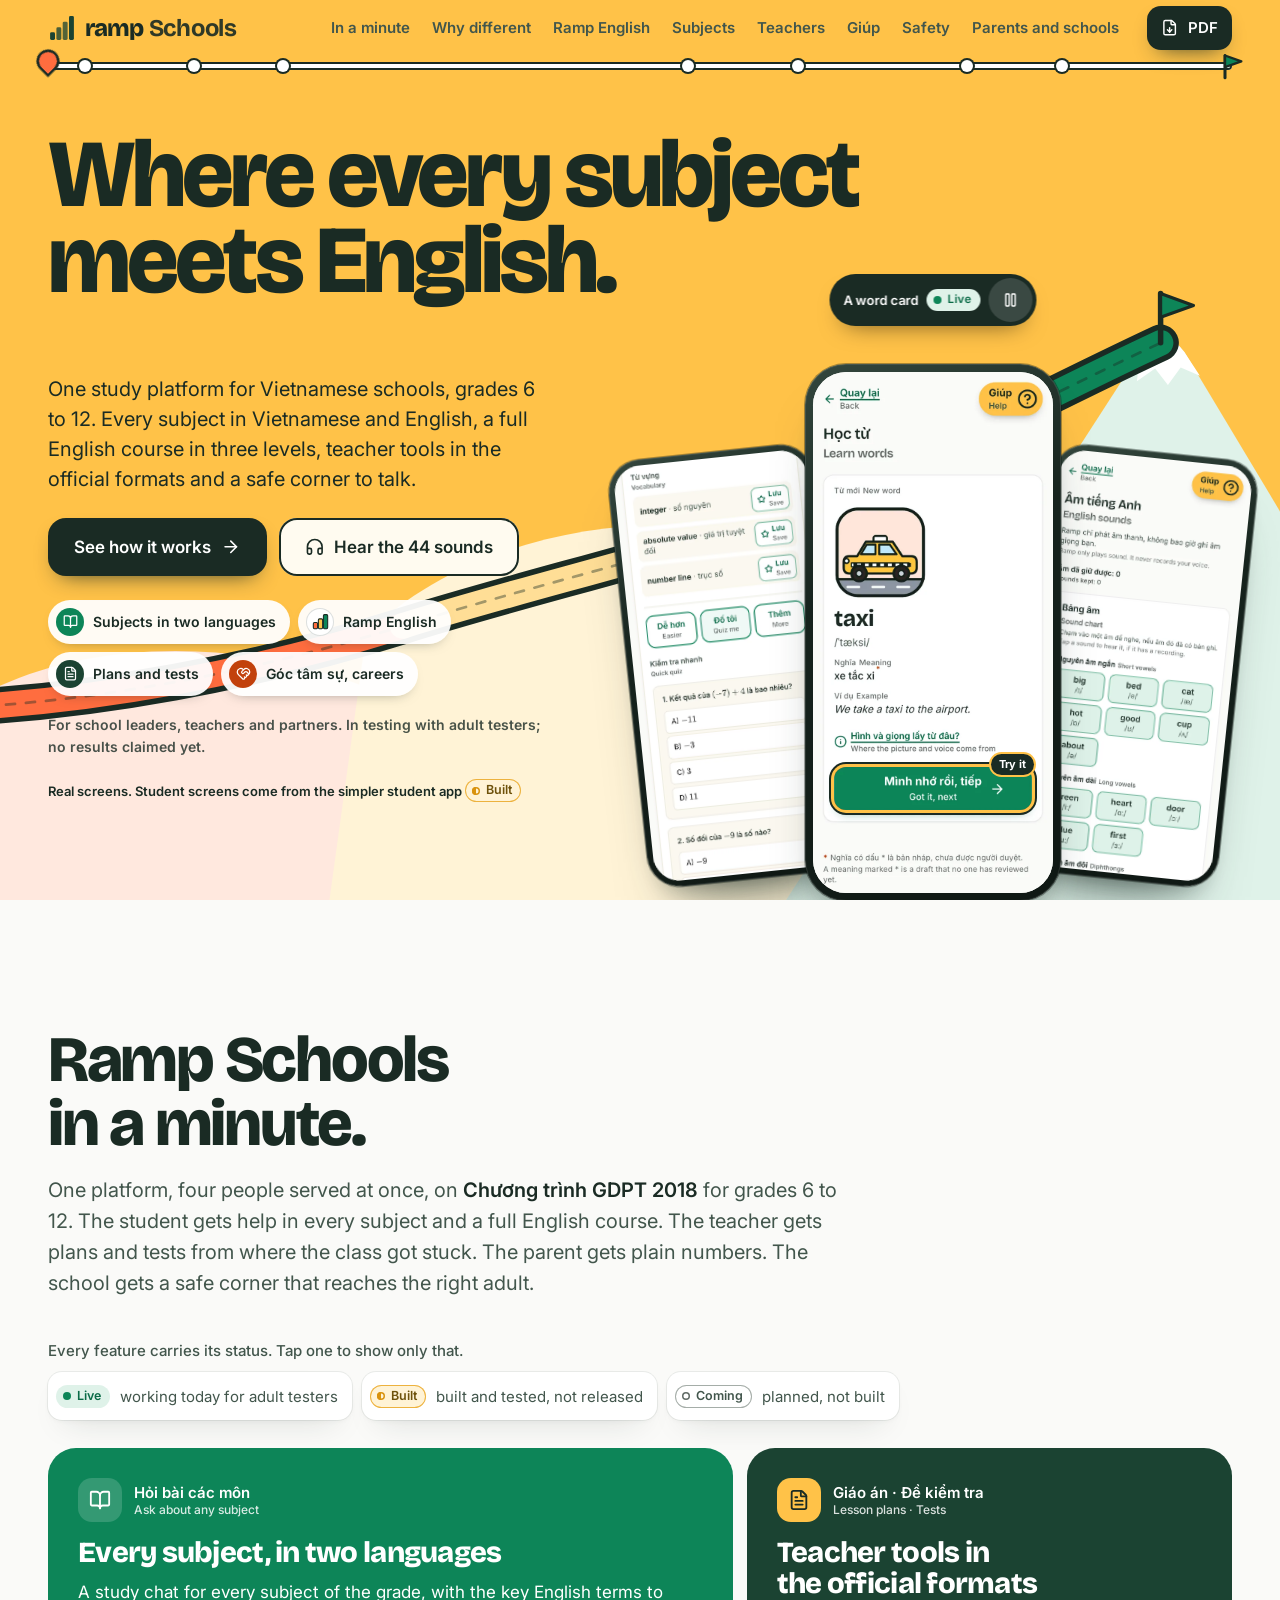
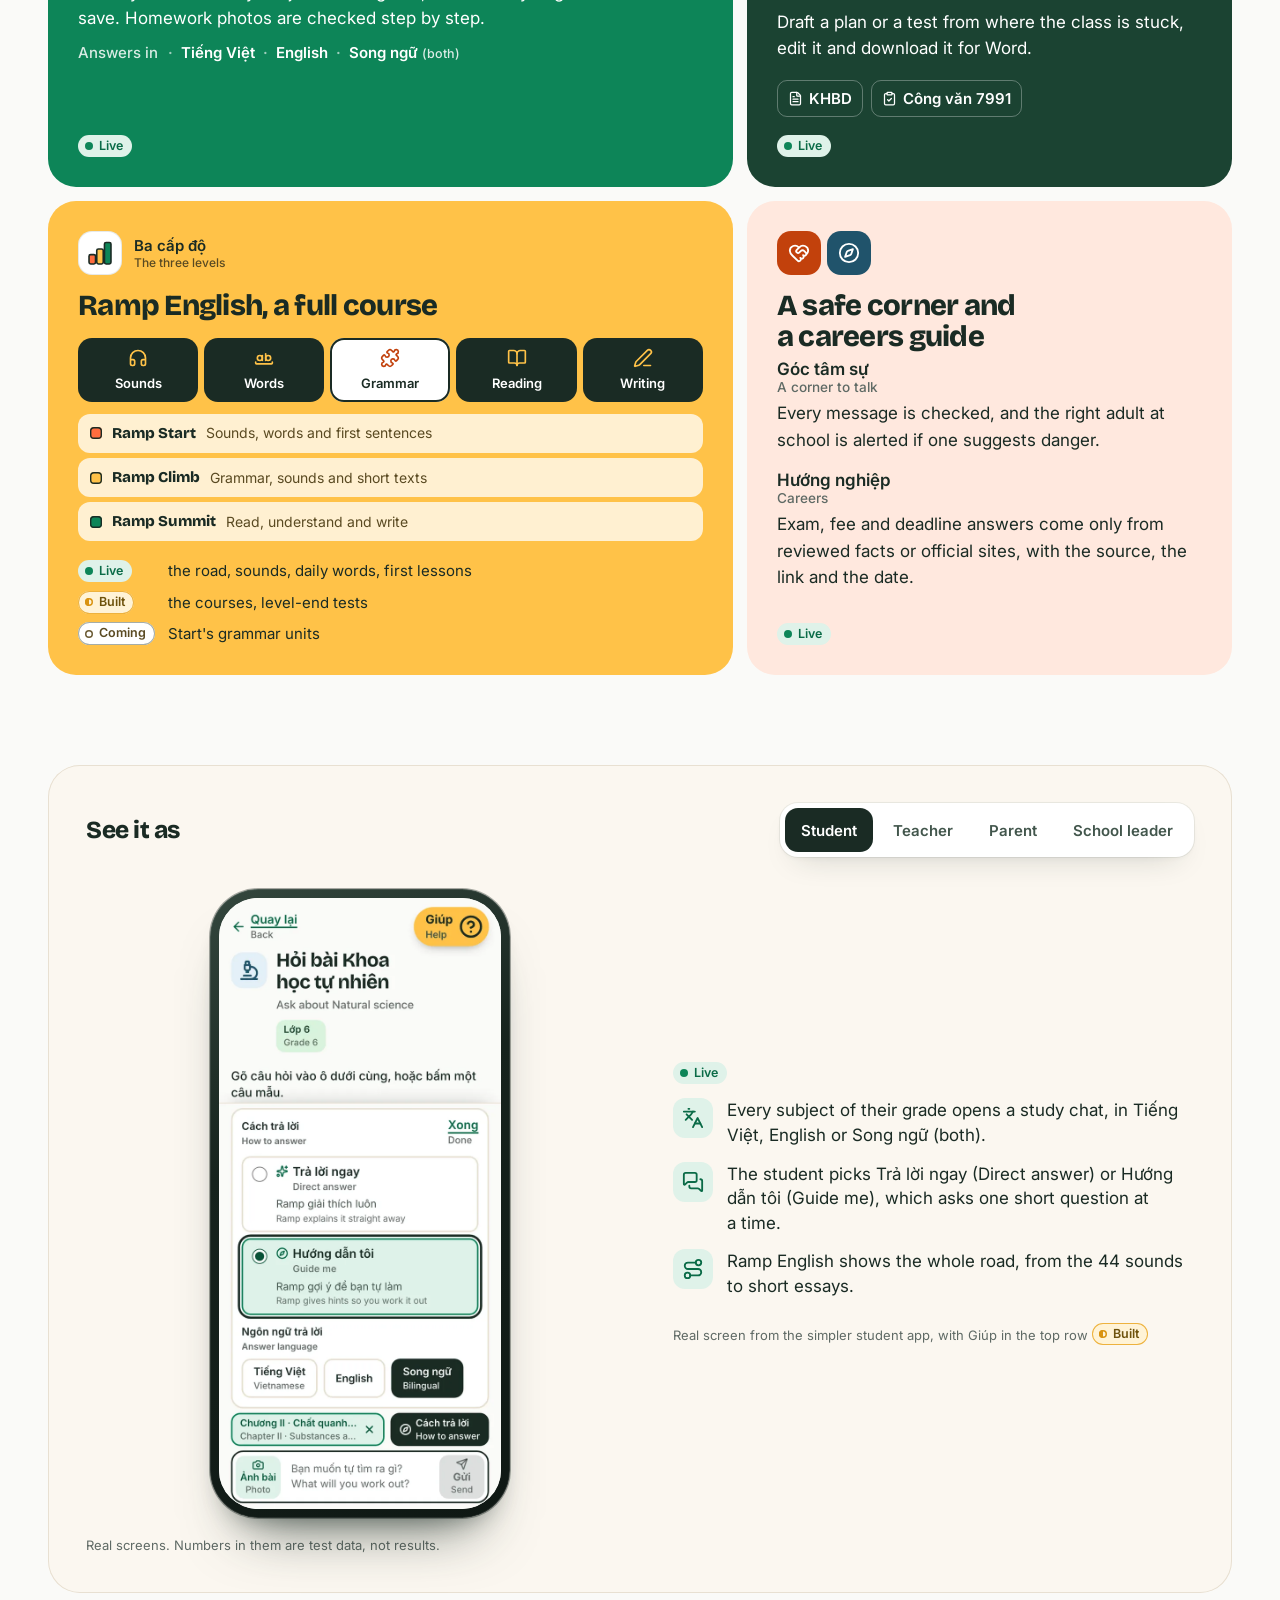
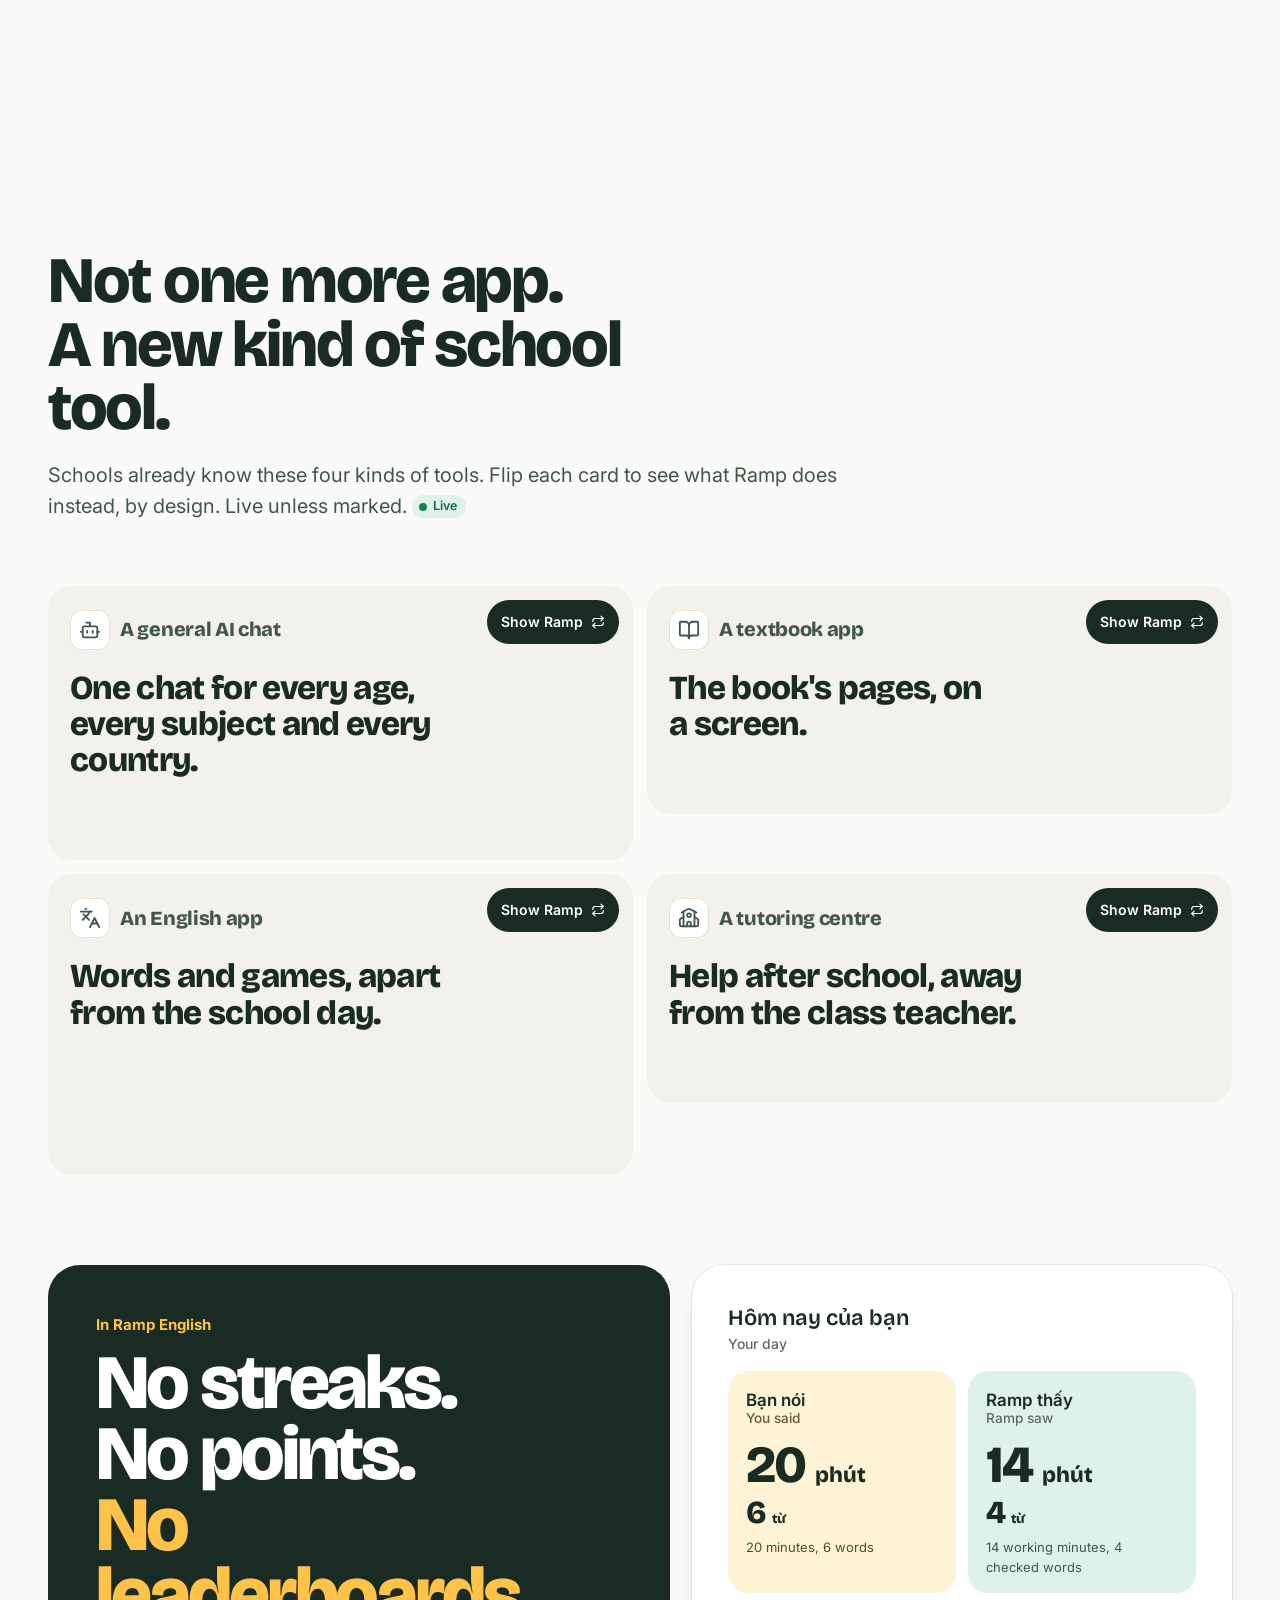
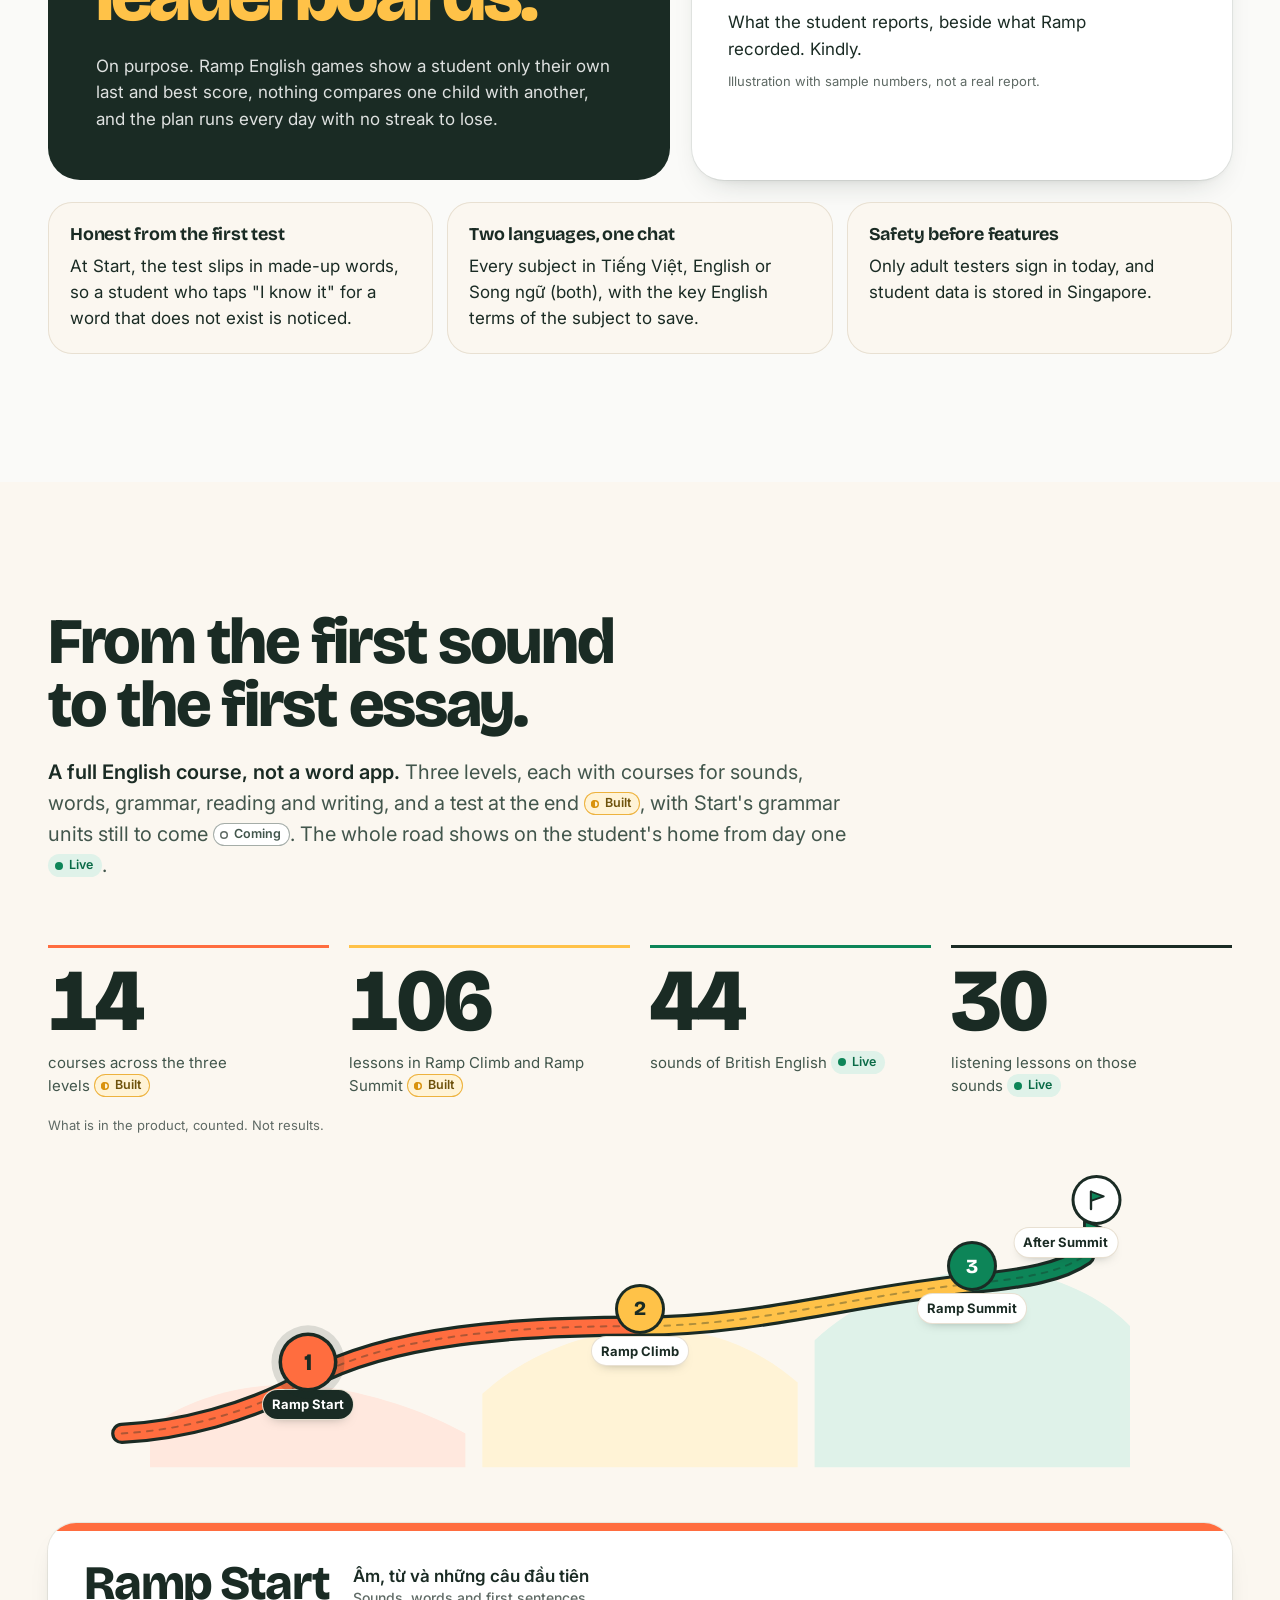
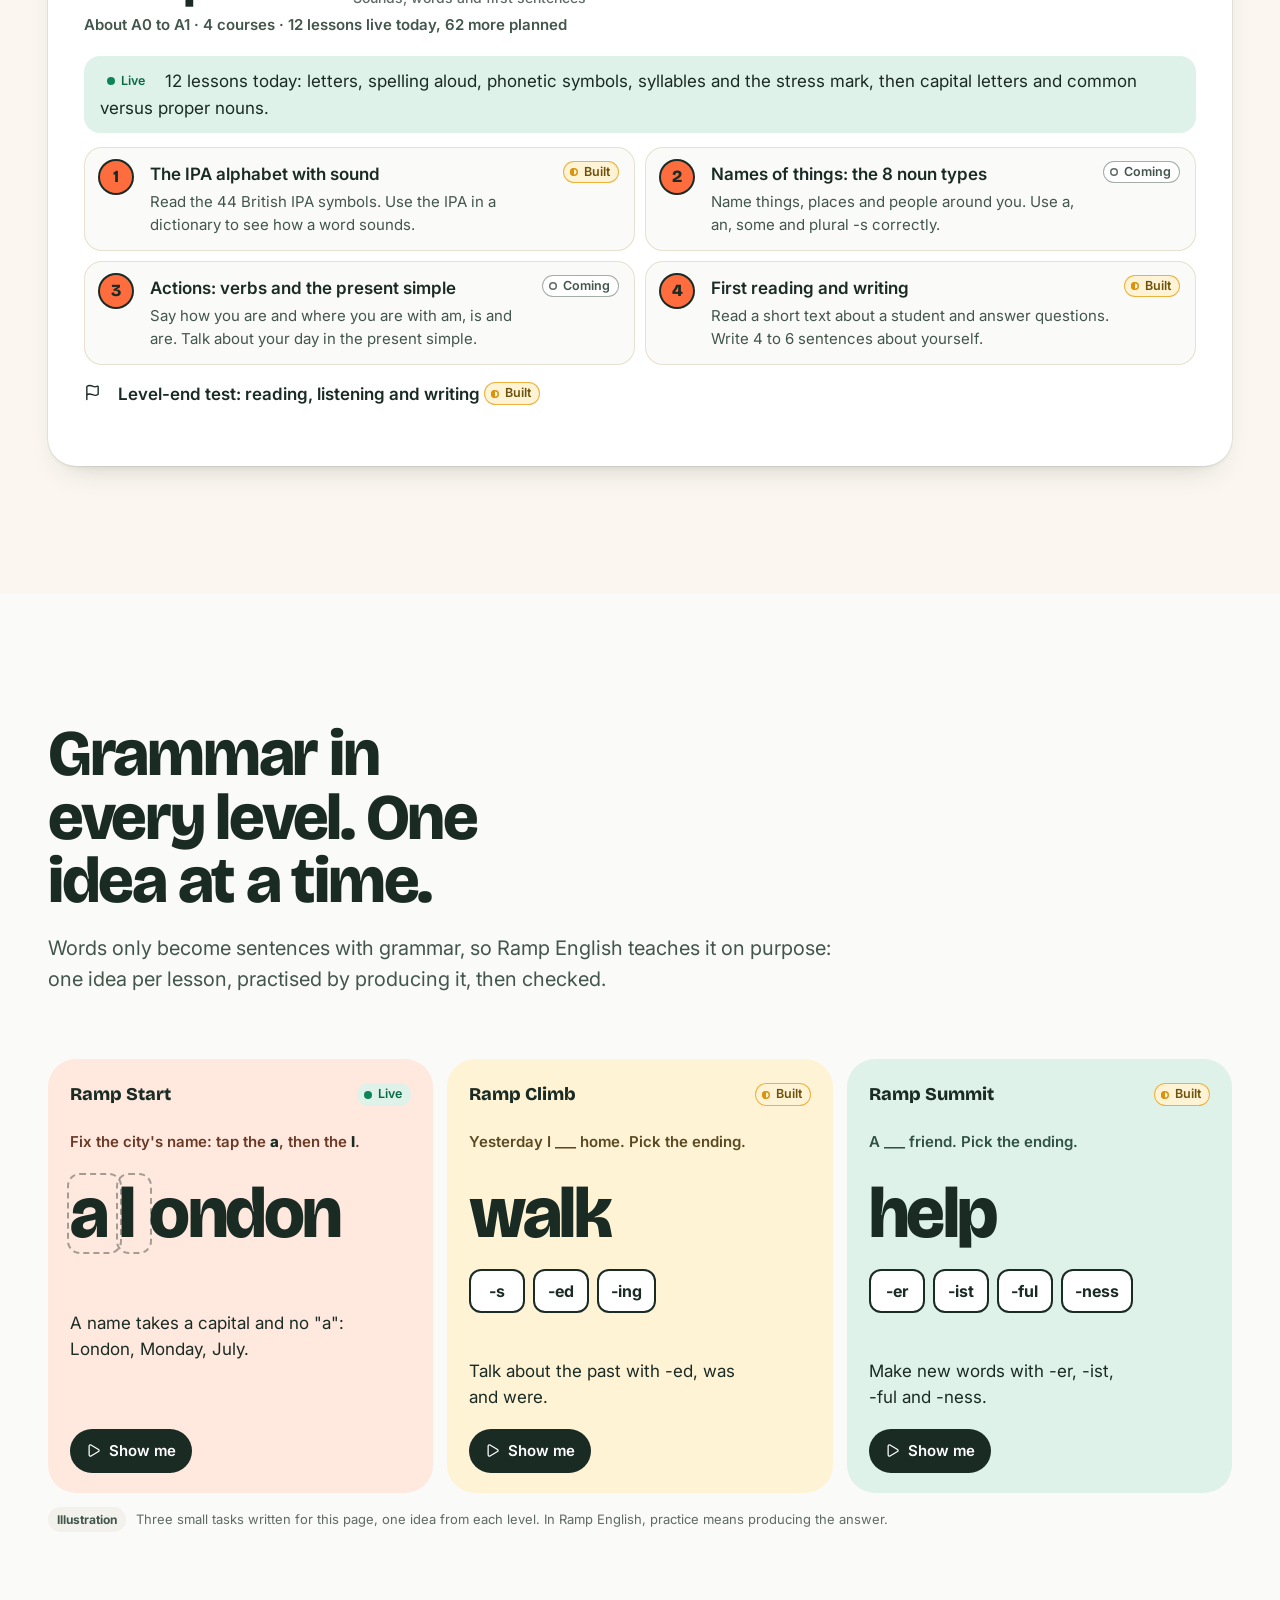
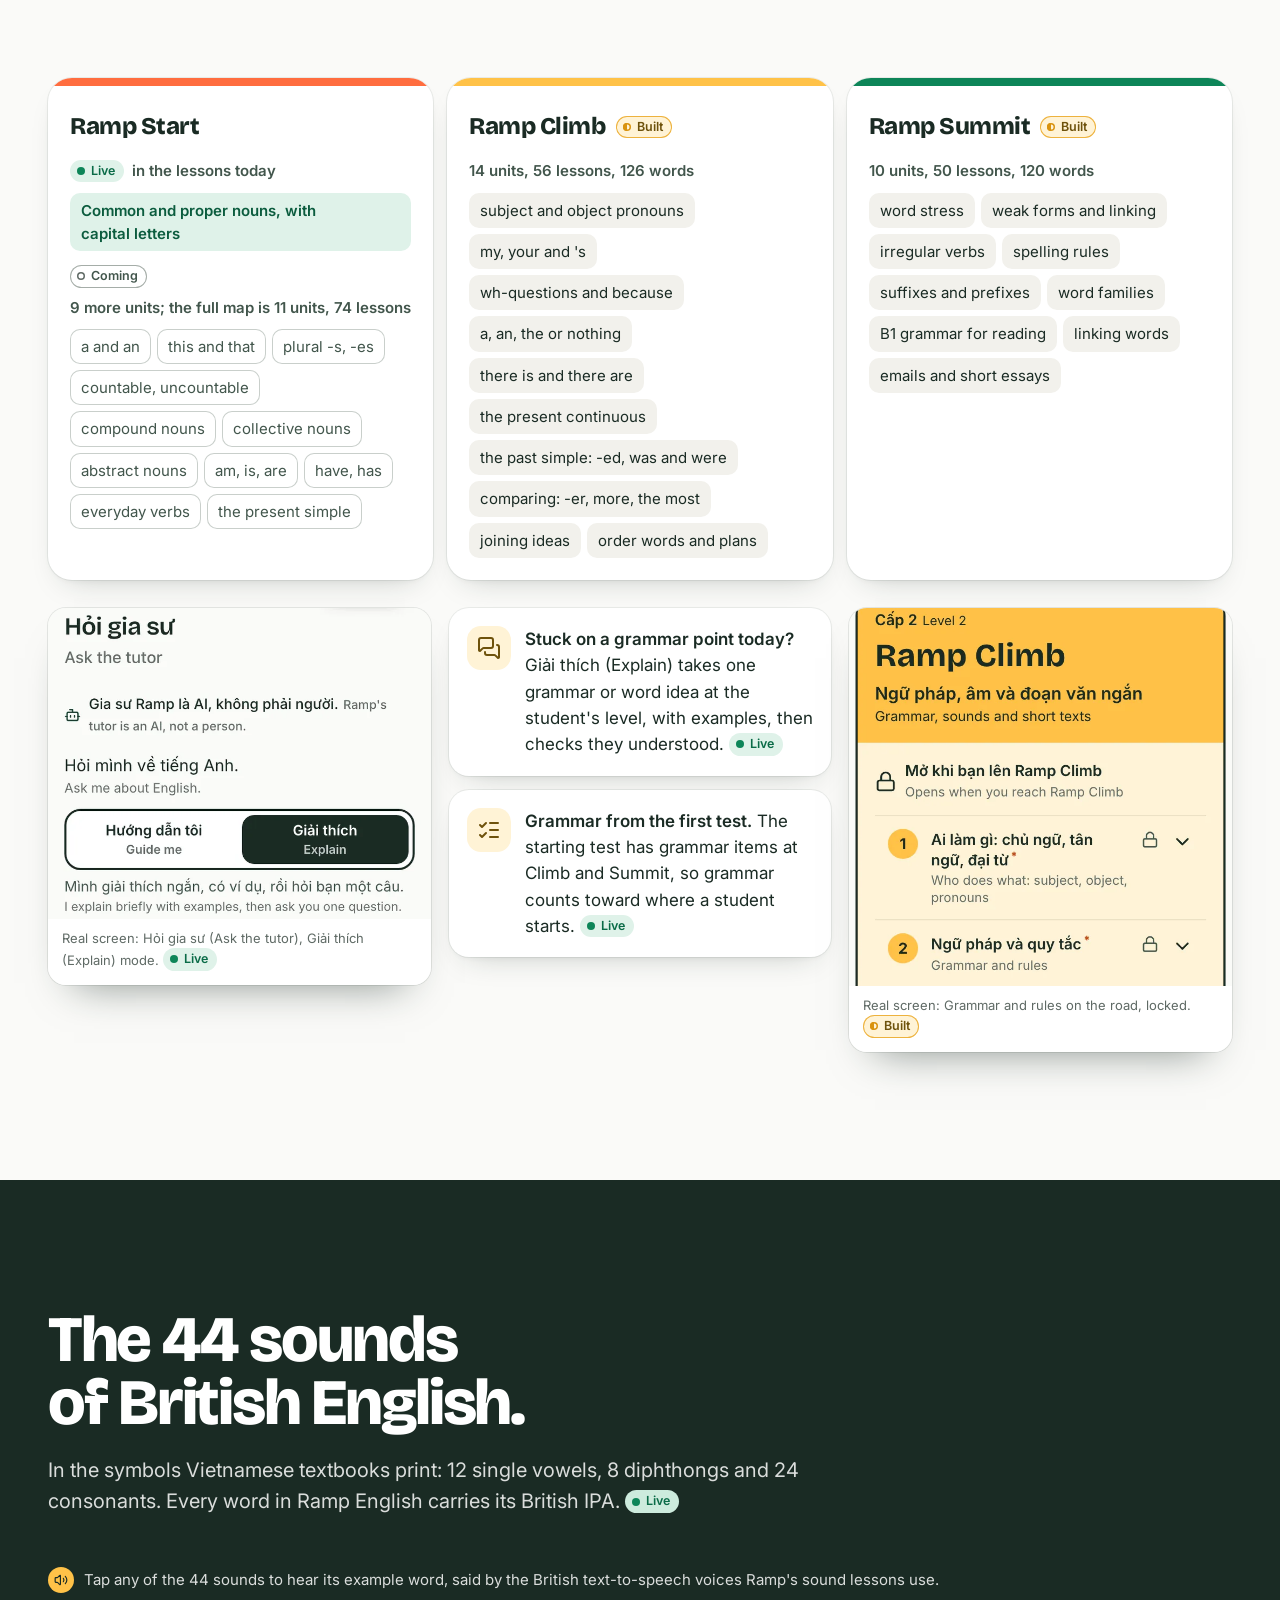
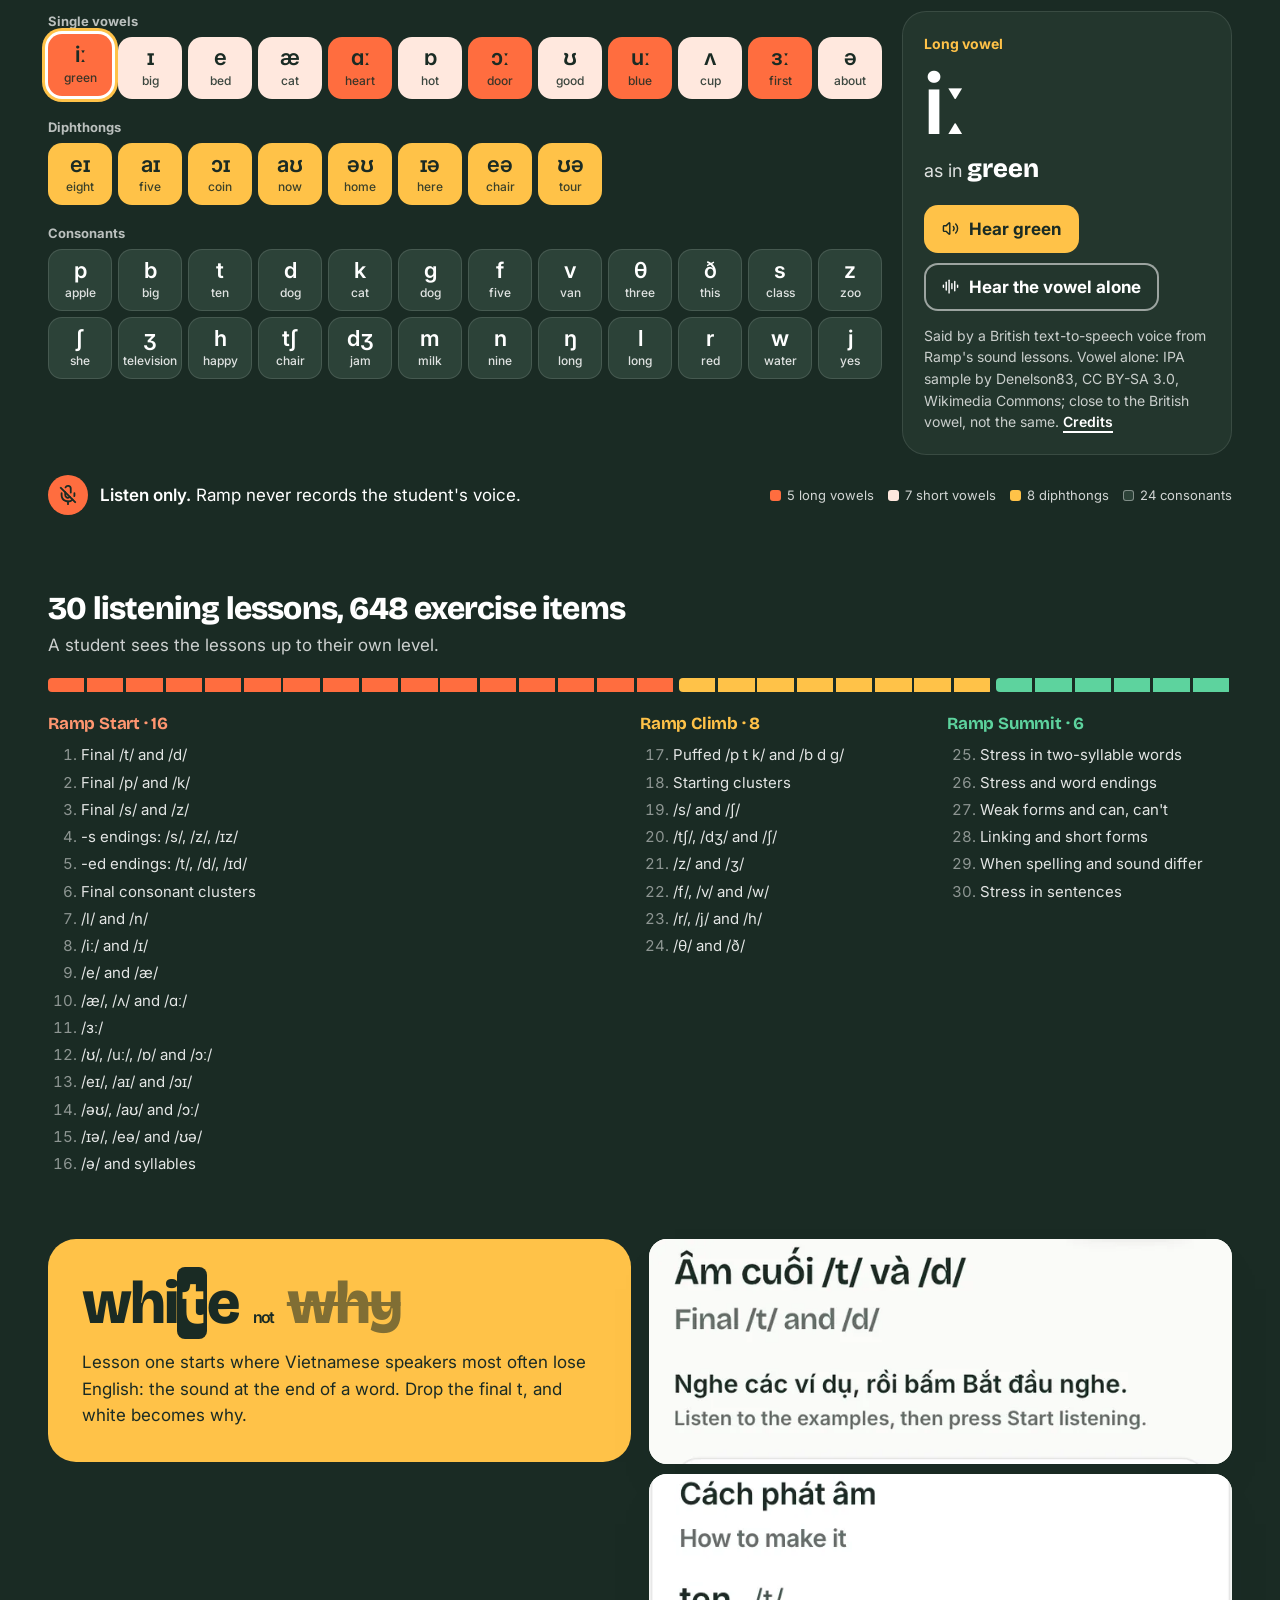
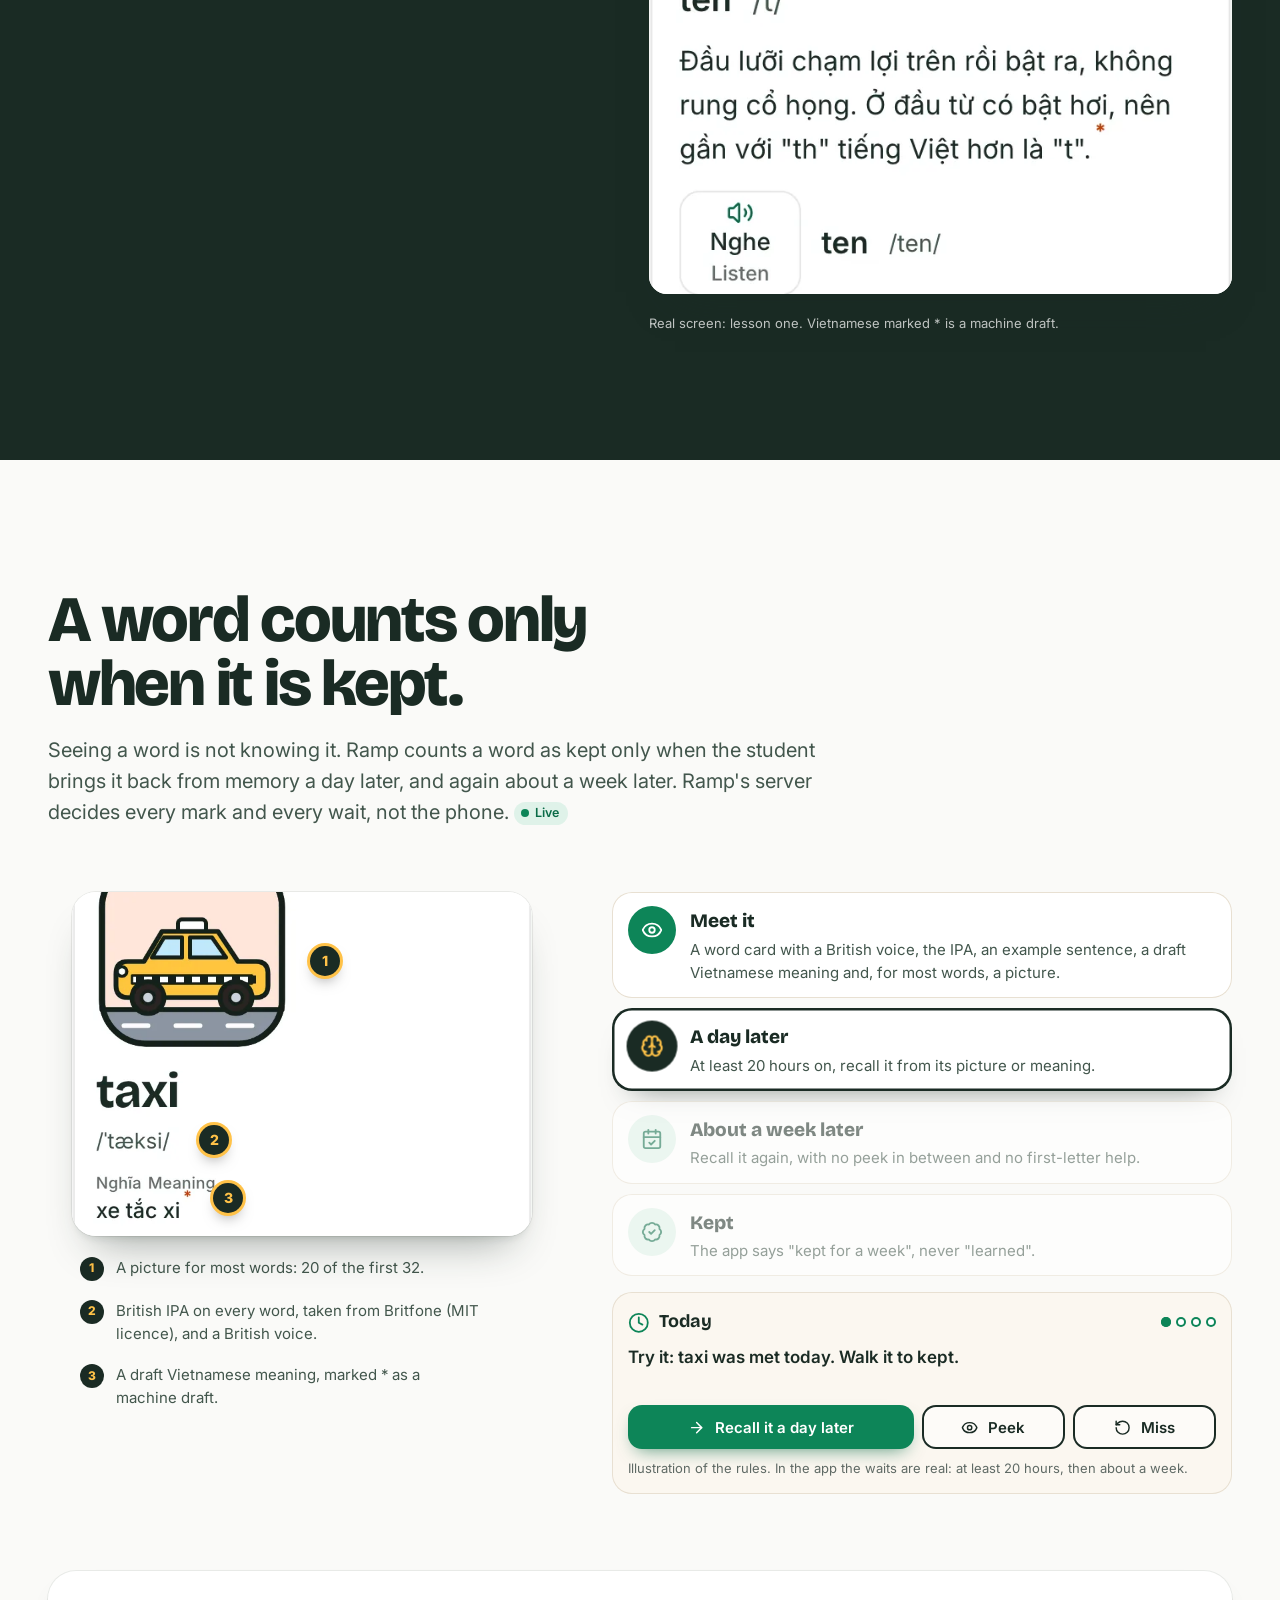
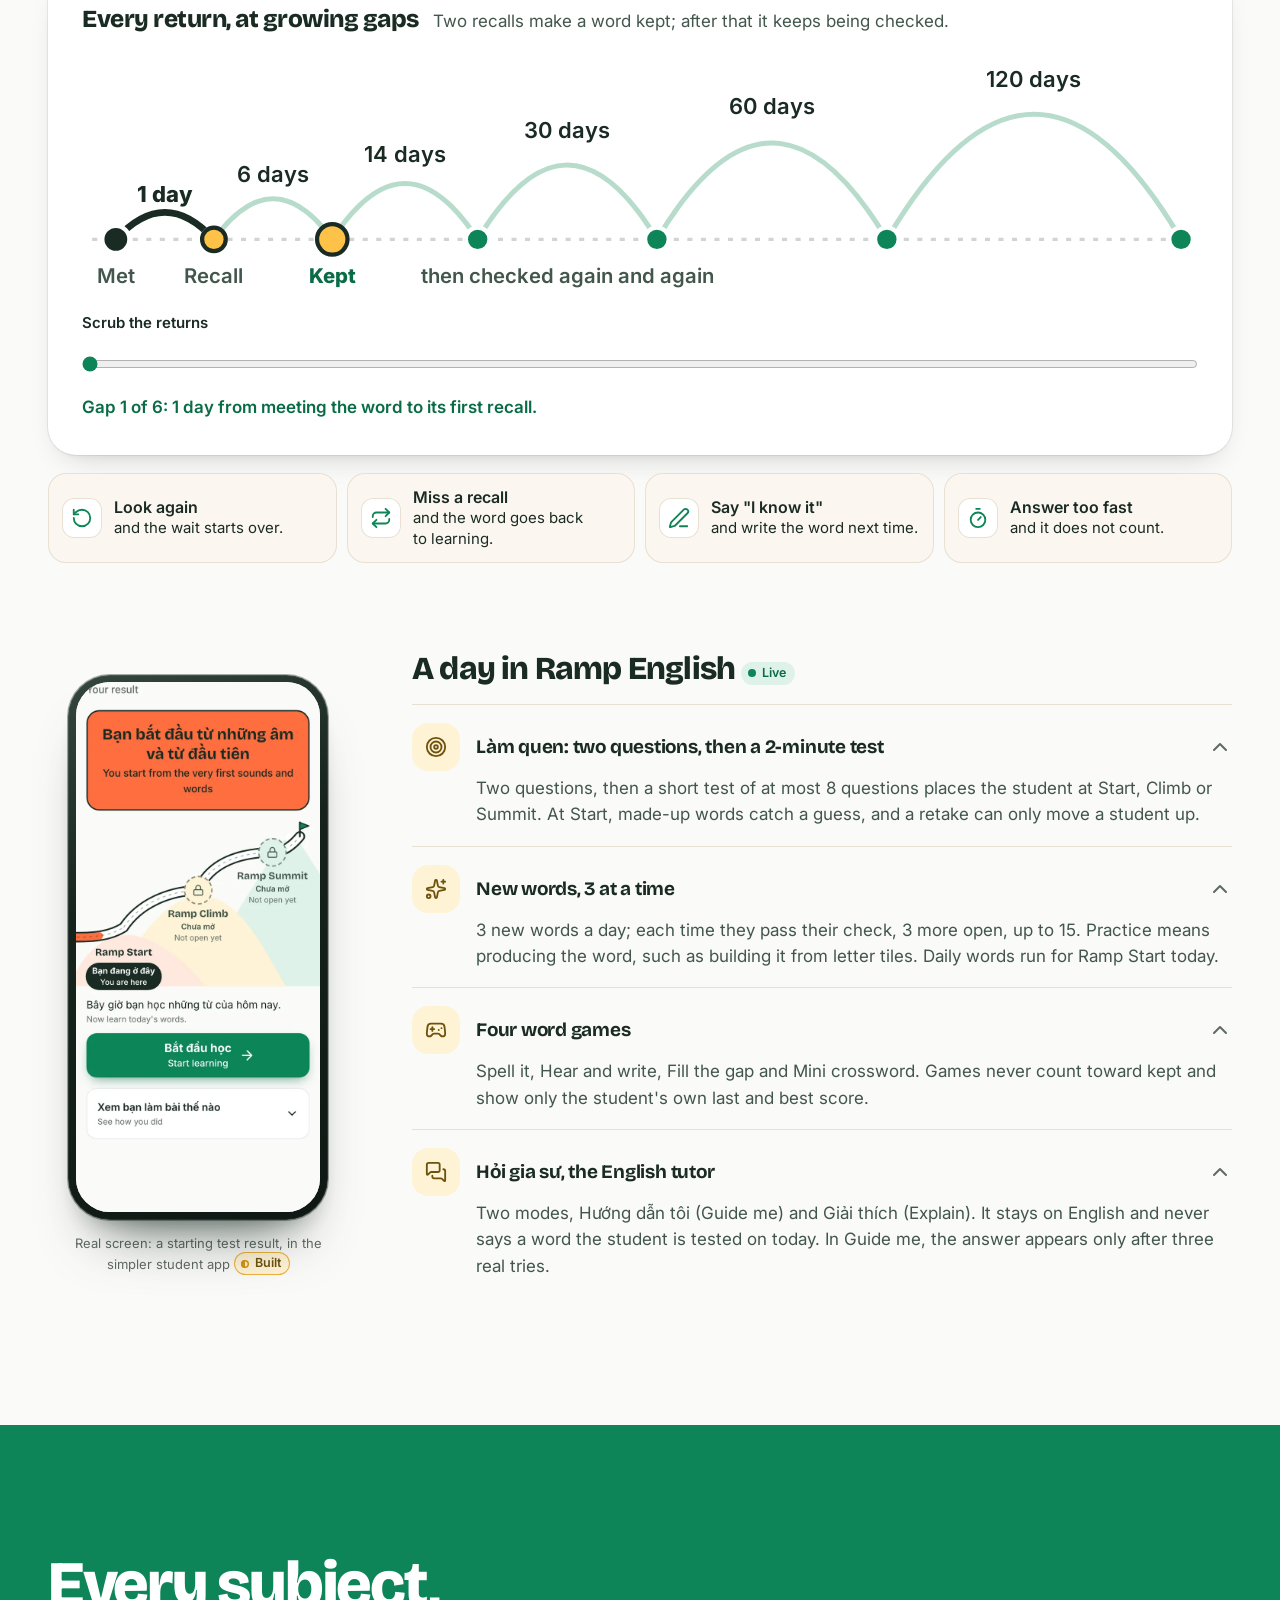
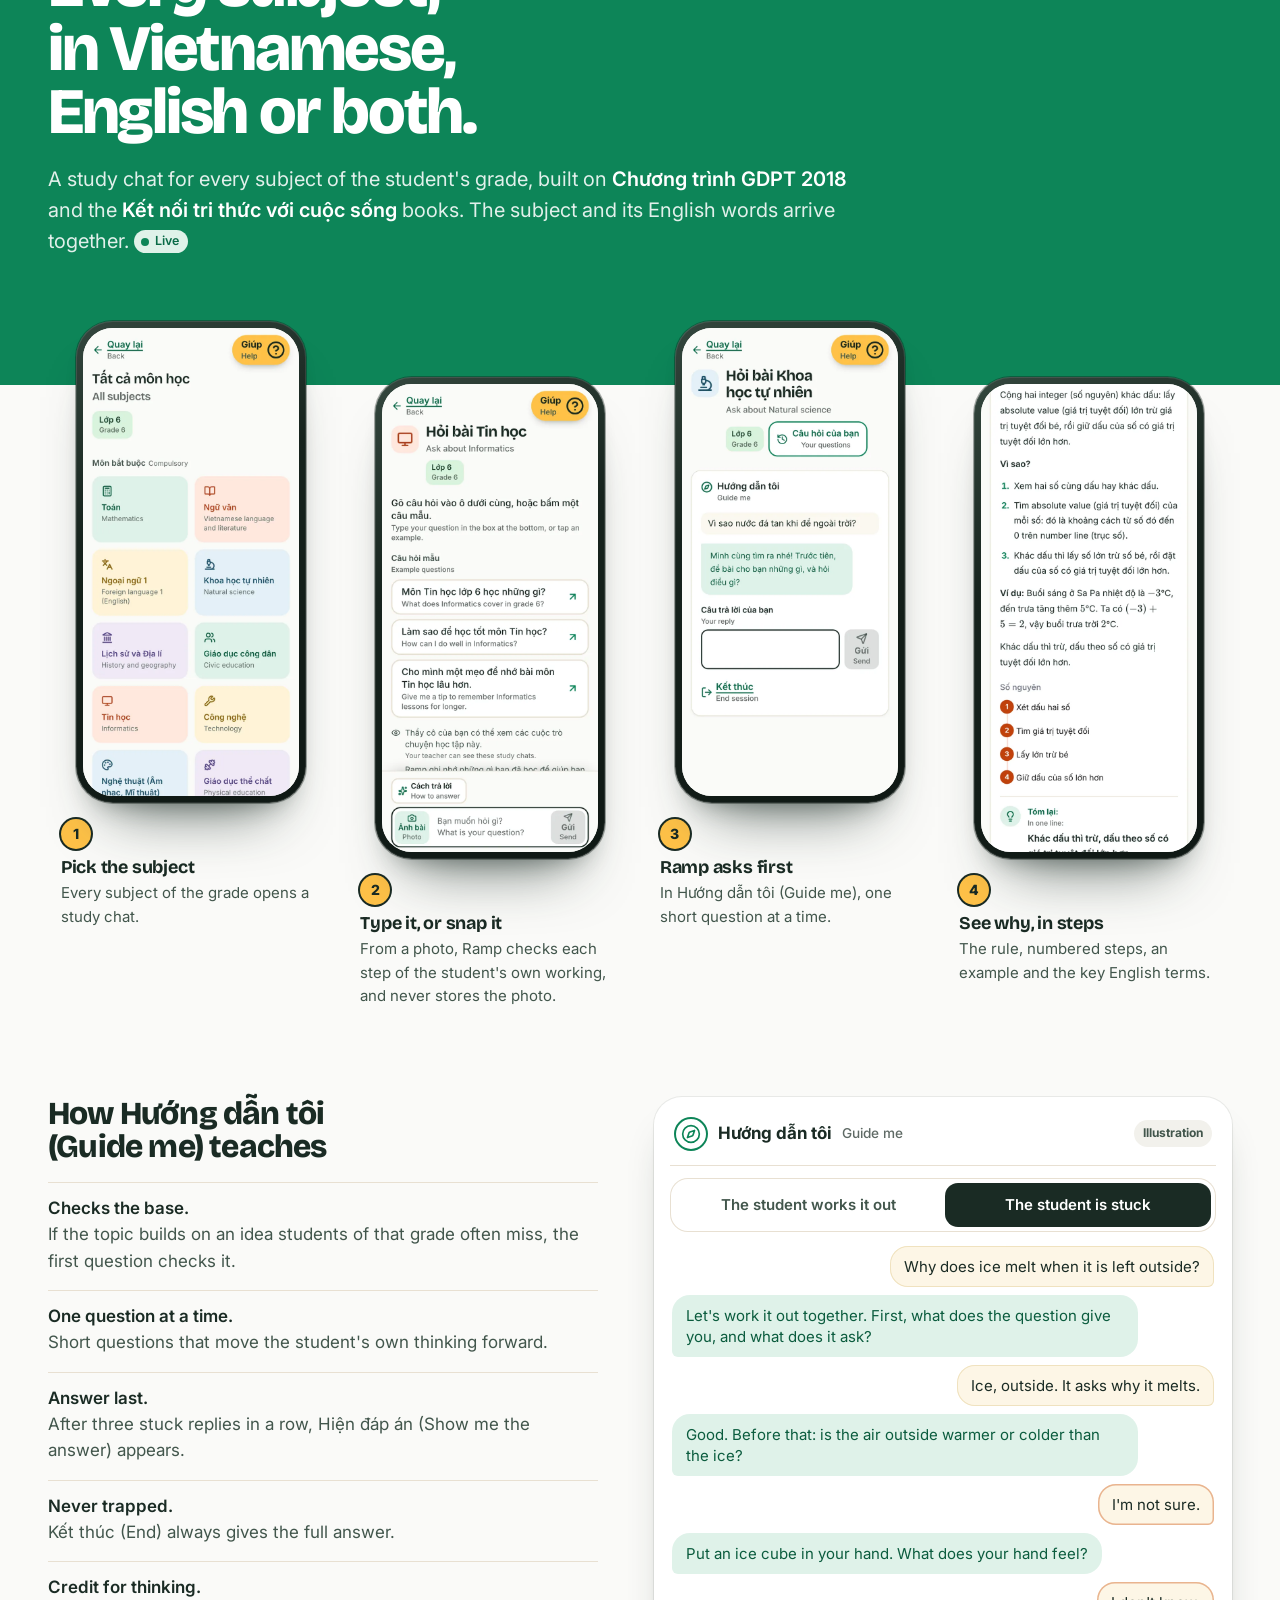
<file: index.html>
<!doctype html>
<html lang="en" class="no-js">
<head>
<meta charset="utf-8">
<meta name="viewport" content="width=device-width, initial-scale=1">
<meta name="robots" content="noindex, nofollow">
<meta name="color-scheme" content="light">
<meta name="theme-color" content="#FFC248">
<title>Ramp Schools</title>
<meta name="description" content="One study platform for Vietnamese schools, grades 6 to 12: every subject in Vietnamese and English, a full English course in three levels, teacher tools in the official formats and a safe corner to talk.">
<meta property="og:type" content="website">
<meta property="og:title" content="Ramp Schools: where every subject meets English">
<meta property="og:description" content="Every subject in Vietnamese and English, Ramp English from the first sound to the first essay, teacher tools in the official formats and a safe corner to talk. Grades 6 to 12.">
<meta property="og:image" content="https://pr3n3v.github.io/ramp-schools-explainer/assets/og-cover.jpg">
<meta property="og:url" content="https://pr3n3v.github.io/ramp-schools-explainer/">
<meta property="og:image:width" content="1200">
<meta property="og:image:height" content="630">
<meta property="og:image:alt" content="Ramp Schools: where every subject meets English, with three phones on a road that climbs to a flag.">
<meta name="twitter:card" content="summary_large_image">
<link rel="icon" href="assets/favicon.svg" type="image/svg+xml">
<link rel="preconnect" href="https://fonts.googleapis.com">
<link rel="preconnect" href="https://fonts.gstatic.com" crossorigin>
<link rel="stylesheet" href="https://fonts.googleapis.com/css2?family=Bricolage+Grotesque:opsz,wght@12..96,600..800&family=Inter:wght@400;500;600;700&display=swap">
<link rel="stylesheet" href="assets/css/site.css">
<link rel="preload" as="image" href="assets/img/cycle-word.webp" type="image/webp">
<script>document.documentElement.className='js';</script>
</head>
<body>
<a class="skip" href="#main">Skip to the content</a>

<header class="nav" id="nav">
  <div class="nav-in">
    <a class="brand" href="#top" aria-label="Ramp Schools, back to the top">
      <svg class="mark" viewBox="0 0 40 40" aria-hidden="true" focusable="false"><rect x="3" y="26" width="7" height="11" rx="2" fill="#1B4332" fill-opacity="1"/><rect x="12" y="19" width="7" height="18" rx="2" fill="#1B4332" fill-opacity="0.8"/><rect x="21" y="11" width="7" height="26" rx="2" fill="#1B4332" fill-opacity="0.75"/><rect x="30" y="3" width="7" height="34" rx="2" fill="#1B4332" fill-opacity="1"/></svg><span class="word">ramp<span>Schools</span></span>
    </a>
    <nav class="nav-links" id="menu" aria-label="Sections">
      <a href="#minute">In a minute</a>
      <a href="#different">Why different</a>
      <a href="#english">Ramp English</a>
      <a href="#subjects">Subjects</a>
      <a href="#teachers">Teachers</a>
      <a href="#giup">Giúp</a>
      <a href="#safety">Safety</a>
      <a href="#parents">Parents and schools</a>
    </nav>
    <a class="btn btn-ink btn-sm nav-pdf" href="Ramp-Schools-explainer-v2.pdf" download><svg class="ic" viewBox="0 0 24 24" aria-hidden="true" focusable="false"><path d="M6 22a2 2 0 0 1-2-2V4a2 2 0 0 1 2-2h8a2.4 2.4 0 0 1 1.704.706l3.588 3.588A2.4 2.4 0 0 1 20 8v12a2 2 0 0 1-2 2z"/> <path d="M14 2v5a1 1 0 0 0 1 1h5"/> <path d="M12 18v-6"/> <path d="m9 15 3 3 3-3"/></svg><span>PDF</span></a>
    <button class="menu-btn" type="button" aria-expanded="false" aria-controls="menu" aria-label="Sections" hidden><span class="mi-open"><svg class="ic" viewBox="0 0 24 24" aria-hidden="true" focusable="false"><path d="M11 5h10"/> <path d="M11 12h10"/> <path d="M11 19h10"/> <path d="M4 4h1v5"/> <path d="M4 9h2"/> <path d="M6.5 20H3.4c0-1 2.6-1.925 2.6-3.5a1.5 1.5 0 0 0-2.6-1.02"/></svg></span><span class="mi-close"><svg class="ic" viewBox="0 0 24 24" aria-hidden="true" focusable="false"><path d="M18 6 6 18"/> <path d="m6 6 12 12"/></svg></span><span class="mt">Sections</span></button>
  </div>
  <div class="trail" aria-hidden="true">
    <div class="trail-road"><span class="trail-walk"></span><span class="trail-mask"></span></div>
    <a class="stop" tabindex="-1" href="#minute" style="left:4%" data-c="c"><span>In a minute</span></a>
    <a class="stop" tabindex="-1" href="#different" style="left:17%" data-c="c"><span>Why different</span></a>
    <a class="stop" tabindex="-1" href="#english" style="left:31%" data-c="s"><span>Ramp English</span></a>
    <a class="stop" tabindex="-1" href="#subjects" style="left:47%" data-c="s"><span>Subjects</span></a>
    <a class="stop" tabindex="-1" href="#teachers" style="left:61%" data-c="g"><span>Teachers</span></a>
    <a class="stop" tabindex="-1" href="#safety" style="left:75%" data-c="g"><span>Safety</span></a>
    <a class="stop" tabindex="-1" href="#parents" style="left:87%" data-c="g"><span>Parents and schools</span></a>
    <a class="stop flag" tabindex="-1" href="#close" style="left:95%"><span>The end</span><svg viewBox="0 0 24 24" aria-hidden="true" focusable="false"><path d="M6 22V3" stroke="#1A2B24" stroke-width="2.6" stroke-linecap="round"/><path d="M6 3 L20 8 L6 13 Z" fill="#0D8558" stroke="#1A2B24" stroke-width="2" stroke-linejoin="round"/></svg></a>
    <span class="trail-pin" aria-hidden="true"></span>
  </div>
</header>

<main id="main">

<section class="hero" id="top" aria-labelledby="h-top">
  <svg class="hero-road wide" viewBox="0 0 1440 900" preserveAspectRatio="xMidYMax slice" aria-hidden="true">
    <path class="hill" d="M -40 900 L -40 700 C 80 610, 300 600, 470 690 L 520 900 Z" fill="#FFE8DE"/>
    <path class="hill" d="M 380 900 L 420 610 C 560 470, 840 450, 1000 560 L 1060 900 Z" fill="#FFF3D6"/>
    <path class="hill" d="M 880 900 L 1268 300 Q 1292 268 1316 300 L 1520 640 L 1520 900 Z" fill="#DFF2E9"/>
    <path class="hill" d="M 1268 300 Q 1292 268 1316 300 L 1333 326 L 1312 317 L 1298 336 L 1284 318 L 1264 332 Z" fill="#FFFFFF"/>
    <g fill="none" stroke-linecap="round">
      <path class="edge" d="M -40 690 C 120 684, 300 650, 460 600 C 600 556, 760 520, 900 470 C 1020 428, 1140 360, 1290 290" stroke="#1A2B24" stroke-width="40"/>
      <path class="seg seg-c" pathLength="100" d="M -40 690 C 120 684, 300 650, 460 600" stroke="#FF6D3F" stroke-width="28"/>
      <path class="seg seg-s" pathLength="100" d="M 460 600 C 600 556, 760 520, 900 470" stroke="#FFDE96" stroke-width="28"/>
      <path class="seg seg-g" pathLength="100" d="M 900 470 C 1020 428, 1140 360, 1290 290" stroke="#0D8558" stroke-width="28"/>
      <path class="dash" d="M -40 690 C 120 684, 300 650, 460 600 C 600 556, 760 520, 900 470 C 1020 428, 1140 360, 1290 290" stroke="#1A2B24" stroke-opacity=".4" stroke-width="3" stroke-dasharray="10 12"/>
    </g>
    <g class="flagpole"><path d="M 1290 290 L 1290 236" stroke="#1A2B24" stroke-width="6" stroke-linecap="round"/><path d="M 1290 236 L 1326 249 L 1290 262 Z" fill="#0D8558" stroke="#1A2B24" stroke-width="3.5" stroke-linejoin="round"/></g>
  </svg>

  <div class="hero-in wrap">
    <h1 id="h-top" class="display">Where every subject <span class="nw">meets English.</span></h1>
    <div class="hero-copy">
      <p class="promise">One study platform for Vietnamese schools, grades 6 to 12. Every subject in Vietnamese and English, a full English course in three levels, teacher tools in the official formats and a safe corner to talk.</p>
      <div class="cta-row">
        <a class="btn btn-ink btn-lg magnetic" href="#minute"><span>See how it works</span><svg class="ic" viewBox="0 0 24 24" aria-hidden="true" focusable="false"><path d="M5 12h14"/> <path d="m12 5 7 7-7 7"/></svg></a>
        <a class="btn btn-line btn-lg" href="#sounds"><svg class="ic" viewBox="0 0 24 24" aria-hidden="true" focusable="false"><path d="M3 14h3a2 2 0 0 1 2 2v3a2 2 0 0 1-2 2H5a2 2 0 0 1-2-2v-7a9 9 0 0 1 18 0v7a2 2 0 0 1-2 2h-1a2 2 0 0 1-2-2v-3a2 2 0 0 1 2-2h3"/></svg><span>Hear the 44 sounds</span></a>
      </div>
      <ul class="pillars" aria-label="Jump to a part">
        <li><a href="#subjects"><span class="dot" style="background:#0D8558"><svg class="ic" viewBox="0 0 24 24" aria-hidden="true" focusable="false"><path d="M12 7v14"/> <path d="M3 18a1 1 0 0 1-1-1V4a1 1 0 0 1 1-1h5a4 4 0 0 1 4 4 4 4 0 0 1 4-4h5a1 1 0 0 1 1 1v13a1 1 0 0 1-1 1h-6a3 3 0 0 0-3 3 3 3 0 0 0-3-3z"/></svg></span>Subjects in two languages</a></li>
        <li><a href="#english"><span class="dot dot-w"><svg viewBox="0 0 32 32" aria-hidden="true" focusable="false"><rect x="2.5" y="18" width="8" height="11.5" rx="2" fill="#FF6D3F" stroke="#1A2B24" stroke-width="2"/><rect x="12" y="11" width="8" height="18.5" rx="2" fill="#FFC248" stroke="#1A2B24" stroke-width="2"/><rect x="21.5" y="3" width="8" height="26.5" rx="2" fill="#0D8558" stroke="#1A2B24" stroke-width="2"/></svg></span>Ramp English</a></li>
        <li><a href="#teachers"><span class="dot" style="background:#1B4332"><svg class="ic" viewBox="0 0 24 24" aria-hidden="true" focusable="false"><path d="M6 22a2 2 0 0 1-2-2V4a2 2 0 0 1 2-2h8a2.4 2.4 0 0 1 1.704.706l3.588 3.588A2.4 2.4 0 0 1 20 8v12a2 2 0 0 1-2 2z"/> <path d="M14 2v5a1 1 0 0 0 1 1h5"/> <path d="M10 9H8"/> <path d="M16 13H8"/> <path d="M16 17H8"/></svg></span>Plans and tests</a></li>
        <li><a href="#safety"><span class="dot" style="background:#C2410C"><svg class="ic" viewBox="0 0 24 24" aria-hidden="true" focusable="false"><path d="M19.414 14.414C21 12.828 22 11.5 22 9.5a5.5 5.5 0 0 0-9.591-3.676.6.6 0 0 1-.818.001A5.5 5.5 0 0 0 2 9.5c0 2.3 1.5 4 3 5.5l5.535 5.362a2 2 0 0 0 2.879.052 2.12 2.12 0 0 0-.004-3 2.124 2.124 0 1 0 3-3 2.124 2.124 0 0 0 3.004 0 2 2 0 0 0 0-2.828l-1.881-1.882a2.41 2.41 0 0 0-3.409 0l-1.71 1.71a2 2 0 0 1-2.828 0 2 2 0 0 1 0-2.828l2.823-2.762"/></svg></span>Góc tâm sự, careers</a></li>
      </ul>
      <p class="aud">For school leaders, teachers and partners. In testing with adult testers; no results claimed yet.</p>
      <p class="hero-note">Real screens. Student screens come from the simpler student app&nbsp;<span class="st built">Built</span></p>
    </div>
    <div class="stage" id="stage">
      <svg class="hero-road narrow" viewBox="0 0 400 520" preserveAspectRatio="xMidYMid slice" aria-hidden="true">
        <path class="hill" d="M -20 520 L -20 250 C 40 200, 120 196, 180 240 L 200 520 Z" fill="#FFE8DE"/>
        <path class="hill" d="M 150 520 L 160 190 C 210 140, 290 136, 330 180 L 340 520 Z" fill="#FFF3D6"/>
        <path class="hill" d="M 250 520 L 330 66 Q 340 52 350 66 L 440 300 L 440 520 Z" fill="#DFF2E9"/>
        <g fill="none" stroke-linecap="round">
          <path class="edge" d="M -20 236 C 40 230, 100 210, 160 186 C 220 162, 270 140, 300 116 C 316 102, 328 88, 340 70" stroke="#1A2B24" stroke-width="22"/>
          <path class="seg seg-c" pathLength="100" d="M -20 236 C 40 230, 100 210, 160 186" stroke="#FF6D3F" stroke-width="15"/>
          <path class="seg seg-s" pathLength="100" d="M 160 186 C 220 162, 270 140, 300 116" stroke="#FFDE96" stroke-width="15"/>
          <path class="seg seg-g" pathLength="100" d="M 300 116 C 316 102, 328 88, 340 70" stroke="#0D8558" stroke-width="15"/>
        </g>
        <g class="flagpole"><path d="M 340 70 L 340 40" stroke="#1A2B24" stroke-width="3.5" stroke-linecap="round"/><path d="M 340 40 L 360 47 L 340 54 Z" fill="#0D8558" stroke="#1A2B24" stroke-width="2" stroke-linejoin="round"/></g>
      </svg>
      <figure class="phone ph-l" data-depth="-1"><div class="scr"><img src="assets/img/hero-vocab.webp" width="640" height="1386" alt="A maths answer's English words, integer, absolute value and number line, each with a Save button" fetchpriority="low"></div></figure>
      <figure class="phone ph-r" data-depth="1"><div class="scr"><img src="assets/img/hero-sounds.webp" width="640" height="1386" alt="Âm tiếng Anh, the English sound chart with IPA symbols" fetchpriority="low"></div></figure>
      <figure class="phone ph-c" data-depth="0" id="cycle">
        <div class="scr">
          <img class="on" src="assets/img/cycle-word.webp" width="640" height="1386" alt="A word card: a taxi picture, taxi, its British IPA and the draft meaning xe tắc xi" data-cap="A word card" data-st="live" data-id="word" data-hot="8.9 75.8 82.2 8.3" data-go="tiles" data-tip="Mình nhớ rồi, tiếp (Got it, next)">
          <img src="assets/img/cycle-sound.webp" width="640" height="1386" alt="Sound lesson one: Âm cuối /t/ và /d/, final t and d, with Listen buttons" data-cap="Sound lesson one" data-st="live" data-id="sound" loading="lazy">
          <img src="assets/img/subj-4.webp" width="640" height="1386" alt="A maths answer with the rule, numbered steps, an example and key English terms" data-cap="A maths answer, in steps" data-st="live" data-id="maths" loading="lazy">
          <img src="assets/img/hero-english.webp" width="640" height="1386" alt="The Ramp English home: today's three new words, the Học ngay (Learn now) button and the drawn road" data-cap="Ramp English home" data-st="built" data-id="home" data-hot="9.2 32.3 81.6 8.3" data-go="word" data-tip="Học ngay (Learn now)" loading="lazy">
          <img src="assets/img/tiles.webp" width="640" height="1386" alt="Practice: build the word taxi from letter tiles under its picture" data-cap="Build the word" data-st="live" data-id="tiles" data-hot="8.9 65.3 72.5 12.5" data-go="end" data-tip="the letter tiles" data-solo loading="lazy">
        </div>
        <div class="tap-end" hidden>
          <p><b>Practised, not kept yet.</b> Building taxi is practice. Ramp counts it as kept only after a recall a day later and another about a week later.</p>
          <a href="#kept">See how a word is kept</a>
          <button type="button" class="tap-again">Start again</button>
        </div>
      </figure>
      <div class="cycle-bar">
        <p class="cycle-cap" aria-live="polite"><span class="cc-t">A word card</span> <span class="st live">Live</span></p>
        <button class="cycle-btn" type="button" aria-pressed="false" aria-label="Pause the screens" hidden><svg class="ic" viewBox="0 0 24 24" aria-hidden="true" focusable="false"><rect x="14" y="3" width="5" height="18" rx="1"/><rect x="5" y="3" width="5" height="18" rx="1"/></svg><svg class="ic" viewBox="0 0 24 24" aria-hidden="true" focusable="false"><path d="M5 5a2 2 0 0 1 3.008-1.728l11.997 6.998a2 2 0 0 1 .003 3.458l-12 7A2 2 0 0 1 5 19z"/></svg></button>
      </div>
      <p class="tap-hint" hidden><svg class="ic" viewBox="0 0 24 24" aria-hidden="true" focusable="false"><path d="M22 14a8 8 0 0 1-8 8"/><path d="M18 11v-1a2 2 0 0 0-2-2a2 2 0 0 0-2 2"/><path d="M14 10V9a2 2 0 0 0-2-2a2 2 0 0 0-2 2v1"/><path d="M10 9.5V4a2 2 0 0 0-2-2a2 2 0 0 0-2 2v10"/><path d="M18 11a2 2 0 1 1 4 0v3a8 8 0 0 1-8 8h-2c-2.8 0-4.5-.86-5.99-2.34l-3.6-3.6a2 2 0 0 1 2.83-2.82L7 15"/></svg>Try it: tap the glowing button on the phone.</p>
    </div>
  </div>
</section>

<section class="sec minute" id="minute" aria-labelledby="h-minute">
  <div class="wrap">
    <div class="sec-head reveal">
      <h2 id="h-minute" class="h2">Ramp Schools in a minute.</h2>
      <p class="lead">One platform, four people served at once, on <b>Chương trình GDPT 2018</b> for grades 6 to 12. The student gets help in every subject and a full English course. The teacher gets plans and tests from where the class got stuck. The parent gets plain numbers. The school gets a safe corner that reaches the right adult.</p>
    </div>

    <div class="legend reveal" role="group" aria-label="Show features by status">
      <span class="legend-t">Every feature carries its status. Tap one to show only that.</span>
      <button class="lg-btn" type="button" data-filter="live" aria-pressed="false"><span class="st live">Live</span><span>working today for adult testers</span></button>
      <button class="lg-btn" type="button" data-filter="built" aria-pressed="false"><span class="st built">Built</span><span>built and tested, not released</span></button>
      <button class="lg-btn" type="button" data-filter="coming" aria-pressed="false"><span class="st coming">Coming</span><span>planned, not built</span></button>
    </div>

    <div class="mosaic">
      <article class="tile t-sub reveal" data-st="live">
        <div class="thd"><span class="tico"><svg class="ic" viewBox="0 0 24 24" aria-hidden="true" focusable="false"><path d="M12 7v14"/> <path d="M3 18a1 1 0 0 1-1-1V4a1 1 0 0 1 1-1h5a4 4 0 0 1 4 4 4 4 0 0 1 4-4h5a1 1 0 0 1 1 1v13a1 1 0 0 1-1 1h-6a3 3 0 0 0-3 3 3 3 0 0 0-3-3z"/></svg></span><span class="bil"><span class="vi">Hỏi bài các môn</span><span class="en">Ask about any subject</span></span></div>
        <h3 class="h3x">Every subject, in two languages</h3>
        <p>A study chat for every subject of the grade, with the key English terms to save. Homework photos are checked step by step.</p>
        <p class="langs"><span class="langs-l">Answers in</span><span>Tiếng Việt</span><span>English</span><span>Song ngữ <small>(both)</small></span></p>
        <p class="chips"><span class="st live">Live</span></p>
      </article>
      <article class="tile t-tea reveal" data-st="live">
        <div class="thd"><span class="tico"><svg class="ic" viewBox="0 0 24 24" aria-hidden="true" focusable="false"><path d="M6 22a2 2 0 0 1-2-2V4a2 2 0 0 1 2-2h8a2.4 2.4 0 0 1 1.704.706l3.588 3.588A2.4 2.4 0 0 1 20 8v12a2 2 0 0 1-2 2z"/> <path d="M14 2v5a1 1 0 0 0 1 1h5"/> <path d="M10 9H8"/> <path d="M16 13H8"/> <path d="M16 17H8"/></svg></span><span class="bil"><span class="vi">Giáo án · Đề kiểm tra</span><span class="en">Lesson plans · Tests</span></span></div>
        <h3 class="h3x">Teacher tools in the official formats</h3>
        <p>Draft a plan or a test from where the class is stuck, edit it and download it for Word.</p>
        <div class="docs"><span><svg class="ic" viewBox="0 0 24 24" aria-hidden="true" focusable="false"><path d="M6 22a2 2 0 0 1-2-2V4a2 2 0 0 1 2-2h8a2.4 2.4 0 0 1 1.704.706l3.588 3.588A2.4 2.4 0 0 1 20 8v12a2 2 0 0 1-2 2z"/> <path d="M14 2v5a1 1 0 0 0 1 1h5"/> <path d="M10 9H8"/> <path d="M16 13H8"/> <path d="M16 17H8"/></svg>KHBD</span><span><svg class="ic" viewBox="0 0 24 24" aria-hidden="true" focusable="false"><rect width="8" height="4" x="8" y="2" rx="1" ry="1"/> <path d="M16 4h2a2 2 0 0 1 2 2v14a2 2 0 0 1-2 2H6a2 2 0 0 1-2-2V6a2 2 0 0 1 2-2h2"/> <path d="m9 14 2 2 4-4"/></svg>Công văn 7991</span></div>
        <p class="chips"><span class="st live">Live</span></p>
      </article>
      <article class="tile t-eng reveal" data-st="live built coming">
        <div class="thd"><span class="tico"><svg viewBox="0 0 32 32" aria-hidden="true" focusable="false"><rect x="2.5" y="18" width="8" height="11.5" rx="2" fill="#FF6D3F" stroke="#1A2B24" stroke-width="2"/><rect x="12" y="11" width="8" height="18.5" rx="2" fill="#FFC248" stroke="#1A2B24" stroke-width="2"/><rect x="21.5" y="3" width="8" height="26.5" rx="2" fill="#0D8558" stroke="#1A2B24" stroke-width="2"/></svg></span><span class="bil"><span class="vi">Ba cấp độ</span><span class="en">The three levels</span></span></div>
        <h3 class="h3x">Ramp English, a full course</h3>
        <nav class="five" aria-label="Jump to a skill"><a href="#sounds"><svg class="ic" viewBox="0 0 24 24" aria-hidden="true" focusable="false"><path d="M3 14h3a2 2 0 0 1 2 2v3a2 2 0 0 1-2 2H5a2 2 0 0 1-2-2v-7a9 9 0 0 1 18 0v7a2 2 0 0 1-2 2h-1a2 2 0 0 1-2-2v-3a2 2 0 0 1 2-2h3"/></svg>Sounds</a><a href="#kept"><svg class="ic" viewBox="0 0 24 24" aria-hidden="true" focusable="false"><circle cx="7" cy="12" r="3"/> <path d="M10 9v6"/> <circle cx="17" cy="12" r="3"/> <path d="M14 7v8"/> <path d="M22 17v1c0 .5-.5 1-1 1H3c-.5 0-1-.5-1-1v-1"/></svg>Words</a><a href="#grammar" class="hot"><svg class="ic" viewBox="0 0 24 24" aria-hidden="true" focusable="false"><path d="M15.39 4.39a1 1 0 0 0 1.68-.474 2.5 2.5 0 1 1 3.014 3.015 1 1 0 0 0-.474 1.68l1.683 1.682a2.414 2.414 0 0 1 0 3.414L19.61 15.39a1 1 0 0 1-1.68-.474 2.5 2.5 0 1 0-3.014 3.015 1 1 0 0 1 .474 1.68l-1.683 1.682a2.414 2.414 0 0 1-3.414 0L8.61 19.61a1 1 0 0 0-1.68.474 2.5 2.5 0 1 1-3.014-3.015 1 1 0 0 0 .474-1.68l-1.683-1.682a2.414 2.414 0 0 1 0-3.414L4.39 8.61a1 1 0 0 1 1.68.474 2.5 2.5 0 1 0 3.014-3.015 1 1 0 0 1-.474-1.68l1.683-1.682a2.414 2.414 0 0 1 3.414 0z"/></svg>Grammar</a><a href="#english" data-open="lv-climb"><svg class="ic" viewBox="0 0 24 24" aria-hidden="true" focusable="false"><path d="M12 7v14"/> <path d="M3 18a1 1 0 0 1-1-1V4a1 1 0 0 1 1-1h5a4 4 0 0 1 4 4 4 4 0 0 1 4-4h5a1 1 0 0 1 1 1v13a1 1 0 0 1-1 1h-6a3 3 0 0 0-3 3 3 3 0 0 0-3-3z"/></svg>Reading</a><a href="#english" data-open="lv-summit"><svg class="ic" viewBox="0 0 24 24" aria-hidden="true" focusable="false"><path d="M13 21h8"/> <path d="M21.174 6.812a1 1 0 0 0-3.986-3.987L3.842 16.174a2 2 0 0 0-.5.83l-1.321 4.352a.5.5 0 0 0 .623.622l4.353-1.32a2 2 0 0 0 .83-.497z"/></svg>Writing</a></nav>
        <div class="lv3">
          <div><i style="background:#FF6D3F"></i><b>Ramp Start</b><span>Sounds, words and first sentences</span></div>
          <div><i style="background:#FFC248"></i><b>Ramp Climb</b><span>Grammar, sounds and short texts</span></div>
          <div><i style="background:#0D8558"></i><b>Ramp Summit</b><span>Read, understand and write</span></div>
        </div>
        <ul class="strows"><li><span class="st live">Live</span><span>the road, sounds, daily words, first lessons</span></li><li><span class="st built">Built</span><span>the courses, level-end tests</span></li><li><span class="st coming">Coming</span><span>Start's grammar units</span></li></ul>
      </article>
      <article class="tile t-care reveal" data-st="live">
        <div class="thd"><span class="tico"><svg class="ic" viewBox="0 0 24 24" aria-hidden="true" focusable="false"><path d="M19.414 14.414C21 12.828 22 11.5 22 9.5a5.5 5.5 0 0 0-9.591-3.676.6.6 0 0 1-.818.001A5.5 5.5 0 0 0 2 9.5c0 2.3 1.5 4 3 5.5l5.535 5.362a2 2 0 0 0 2.879.052 2.12 2.12 0 0 0-.004-3 2.124 2.124 0 1 0 3-3 2.124 2.124 0 0 0 3.004 0 2 2 0 0 0 0-2.828l-1.881-1.882a2.41 2.41 0 0 0-3.409 0l-1.71 1.71a2 2 0 0 1-2.828 0 2 2 0 0 1 0-2.828l2.823-2.762"/></svg></span><span class="tico t2"><svg class="ic" viewBox="0 0 24 24" aria-hidden="true" focusable="false"><circle cx="12" cy="12" r="10"/> <path d="m16.24 7.76-1.804 5.411a2 2 0 0 1-1.265 1.265L7.76 16.24l1.804-5.411a2 2 0 0 1 1.265-1.265z"/></svg></span></div>
        <h3 class="h3x">A safe corner and a careers guide</h3>
        <div class="stack">
          <div><span class="bil"><span class="vi">Góc tâm sự</span><span class="en">A corner to talk</span></span><p>Every message is checked, and the right adult at school is alerted if one suggests danger.</p></div>
          <div><span class="bil"><span class="vi">Hướng nghiệp</span><span class="en">Careers</span></span><p>Exam, fee and deadline answers come only from reviewed facts or official sites, with the source, the link and the date.</p></div>
        </div>
        <p class="chips"><span class="st live">Live</span></p>
      </article>
    </div>

    <div class="seeas reveal" data-switch id="seeas">
      <div class="seeas-head">
        <h3 class="h3l">See it as</h3>
        <div class="segs" role="group" aria-label="Choose whose screen to see" hidden>
          <button type="button" data-for="as-student" aria-pressed="true">Student</button>
          <button type="button" data-for="as-teacher" aria-pressed="false">Teacher</button>
          <button type="button" data-for="as-parent" aria-pressed="false">Parent</button>
          <button type="button" data-for="as-leader" aria-pressed="false">School leader</button>
        </div>
      </div>
      <div class="seeas-body">
        <div class="as" id="as-student" data-panel data-st="live">
          <h4 class="as-who">Student</h4>
          <figure class="phone as-phone"><div class="scr"><img src="assets/img/x4.webp" width="640" height="1408" alt="Hỏi bài Khoa học tự nhiên, ask about Natural science: Cách trả lời (How to answer) with Trả lời ngay (Direct answer) and Hướng dẫn tôi (Guide me), and Ngôn ngữ trả lời (Answer language): Tiếng Việt, English or Song ngữ" loading="lazy"></div></figure>
          <div class="as-text">
            <p class="as-st"><span class="st live">Live</span></p>
            <ul class="as-lines">
              <li><svg class="ic" viewBox="0 0 24 24" aria-hidden="true" focusable="false"><path d="m5 8 6 6"/> <path d="m4 14 6-6 2-3"/> <path d="M2 5h12"/> <path d="M7 2h1"/> <path d="m22 22-5-10-5 10"/> <path d="M14 18h6"/></svg><span>Every subject of their grade opens a study chat, in Tiếng Việt, English or Song ngữ (both).</span></li>
              <li><svg class="ic" viewBox="0 0 24 24" aria-hidden="true" focusable="false"><path d="M16 10a2 2 0 0 1-2 2H6.828a2 2 0 0 0-1.414.586l-2.202 2.202A.71.71 0 0 1 2 14.286V4a2 2 0 0 1 2-2h10a2 2 0 0 1 2 2z"/> <path d="M20 9a2 2 0 0 1 2 2v10.286a.71.71 0 0 1-1.212.502l-2.202-2.202A2 2 0 0 0 17.172 19H10a2 2 0 0 1-2-2v-1"/></svg><span>The student picks Trả lời ngay (Direct answer) or Hướng dẫn tôi (Guide me), which asks one short question at a time.</span></li>
              <li><svg class="ic" viewBox="0 0 24 24" aria-hidden="true" focusable="false"><circle cx="6" cy="19" r="3"/> <path d="M9 19h8.5a3.5 3.5 0 0 0 0-7h-11a3.5 3.5 0 0 1 0-7H15"/> <circle cx="18" cy="5" r="3"/></svg><span>Ramp English shows the whole road, from the 44 sounds to short essays.</span></li>
            </ul>
            <p class="cap-s">Real screen from the simpler student app, with Giúp in the top row <span class="st built">Built</span></p>
          </div>
        </div>
        <div class="as" id="as-teacher" data-panel data-st="live">
          <h4 class="as-who">Teacher</h4>
          <figure class="browser as-browser" data-zoom><div class="bar"><i></i><i></i><i></i><span>Chỗ lớp đang kẹt · Where the class is stuck</span></div><img src="assets/img/z-stuck.webp" width="718" height="322" alt="Where the class is stuck: Natural science, Chapter V, Cells, 3 students, with what they were stuck on" loading="lazy"><img class="btns" src="assets/img/z-stuck-btns.webp" width="504" height="74" alt="Two buttons: Plan the next lesson from this, and Make a test from this" loading="lazy"></figure>
          <div class="as-text">
            <p class="as-st"><span class="st live">Live</span></p>
            <ul class="as-lines">
              <li><svg class="ic" viewBox="0 0 24 24" aria-hidden="true" focusable="false"><path d="M12.83 2.18a2 2 0 0 0-1.66 0L2.6 6.08a1 1 0 0 0 0 1.83l8.58 3.91a2 2 0 0 0 1.66 0l8.58-3.9a1 1 0 0 0 0-1.83z"/> <path d="M2 12a1 1 0 0 0 .58.91l8.6 3.91a2 2 0 0 0 1.65 0l8.58-3.9A1 1 0 0 0 22 12"/> <path d="M2 17a1 1 0 0 0 .58.91l8.6 3.91a2 2 0 0 0 1.65 0l8.58-3.9A1 1 0 0 0 22 17"/></svg><span>Chỗ lớp đang kẹt (Where the class is stuck) groups the last 14 days of questions by chapter.</span></li>
              <li><svg class="ic" viewBox="0 0 24 24" aria-hidden="true" focusable="false"><path d="M6 22a2 2 0 0 1-2-2V4a2 2 0 0 1 2-2h8a2.4 2.4 0 0 1 1.704.706l3.588 3.588A2.4 2.4 0 0 1 20 8v12a2 2 0 0 1-2 2z"/> <path d="M14 2v5a1 1 0 0 0 1 1h5"/> <path d="M10 9H8"/> <path d="M16 13H8"/> <path d="M16 17H8"/></svg><span>One press drafts a KHBD lesson plan or a Công văn 7991 test, out of 10, ready for Word.</span></li>
              <li><svg class="ic" viewBox="0 0 24 24" aria-hidden="true" focusable="false"><rect width="8" height="4" x="8" y="2" rx="1" ry="1"/> <path d="M16 4h2a2 2 0 0 1 2 2v14a2 2 0 0 1-2 2H6a2 2 0 0 1-2-2V6a2 2 0 0 1 2-2h2"/> <path d="m9 14 2 2 4-4"/></svg><span>The AI only suggests essay marks; no total exists until the teacher confirms each one.</span></li>
            </ul>
          </div>
        </div>
        <div class="as" id="as-parent" data-panel data-st="live">
          <h4 class="as-who">Parent</h4>
          <figure class="phone as-phone short"><div class="scr"><img src="assets/img/parent-report.webp" width="640" height="1198" alt="The parent's daily English report: opened today, minutes Ramp saw working, words through their check, words kept for a week, days opened this week, a kind note that many answers were too fast to count, and one thing to do tonight" loading="lazy"></div></figure>
          <div class="as-text">
            <p class="as-st"><span class="st live">Live</span></p>
            <ul class="as-lines">
              <li><svg class="ic" viewBox="0 0 24 24" aria-hidden="true" focusable="false"><path d="m22 7-8.991 5.727a2 2 0 0 1-2.009 0L2 7"/> <rect x="2" y="4" width="20" height="16" rx="2"/></svg><span>A daily English report with plain numbers and one thing the parent can do tonight.</span></li>
              <li><svg class="ic" viewBox="0 0 24 24" aria-hidden="true" focusable="false"><path d="M11 14h2a2 2 0 0 0 0-4h-3c-.6 0-1.1.2-1.4.6L3 16"/> <path d="m14.45 13.39 5.05-4.694C20.196 8 21 6.85 21 5.75a2.75 2.75 0 0 0-4.797-1.837.276.276 0 0 1-.406 0A2.75 2.75 0 0 0 11 5.75c0 1.2.802 2.248 1.5 2.946L16 11.95"/> <path d="m2 15 6 6"/> <path d="m7 20 1.6-1.4c.3-.4.8-.6 1.4-.6h4c1.1 0 2.1-.4 2.8-1.2l4.6-4.4a1 1 0 0 0-2.75-2.91"/></svg><span>It starts only after the parent agrees, and one tap withdraws, at once.</span></li>
              <li><svg class="ic" viewBox="0 0 24 24" aria-hidden="true" focusable="false"><path d="M10.733 5.076a10.744 10.744 0 0 1 11.205 6.575 1 1 0 0 1 0 .696 10.747 10.747 0 0 1-1.444 2.49"/> <path d="M14.084 14.158a3 3 0 0 1-4.242-4.242"/> <path d="M17.479 17.499a10.75 10.75 0 0 1-15.417-5.151 1 1 0 0 1 0-.696 10.75 10.75 0 0 1 4.446-5.143"/> <path d="m2 2 20 20"/></svg><span>Never answers, messages, Góc tâm sự, the child's voice or comparisons with other children.</span></li>
            </ul>
          </div>
        </div>
        <div class="as" id="as-leader" data-panel data-st="live">
          <h4 class="as-who">School leader</h4>
          <div class="as-pair">
            <figure class="snip" data-zoom><img src="assets/img/admin-invite.webp" width="644" height="268" alt="Mời nhân sự (Invite staff): a role, the number of uses and Tạo lời mời (Create invitation)" loading="lazy"></figure>
            <figure class="snip" data-zoom><img src="assets/img/admin-care.webp" width="644" height="181" alt="Góc tâm sự on the school admin page: counts only, with no student names and nothing that was said; for support, not discipline" loading="lazy"></figure>
            <p class="cap-s">Two parts of the school admin page.</p>
          </div>
          <div class="as-text">
            <p class="as-st"><span class="st live">Live</span></p>
            <ul class="as-lines">
              <li><svg class="ic" viewBox="0 0 24 24" aria-hidden="true" focusable="false"><path d="M10 12h4"/> <path d="M10 8h4"/> <path d="M14 21v-3a2 2 0 0 0-4 0v3"/> <path d="M6 10H4a2 2 0 0 0-2 2v7a2 2 0 0 0 2 2h16a2 2 0 0 0 2-2V9a2 2 0 0 0-2-2h-2"/> <path d="M6 21V5a2 2 0 0 1 2-2h8a2 2 0 0 1 2 2v16"/></svg><span>The school admin invites staff and parents, and each invite lasts 14 days.</span></li>
              <li><svg class="ic" viewBox="0 0 24 24" aria-hidden="true" focusable="false"><path d="M10 5H3"/> <path d="M12 19H3"/> <path d="M14 3v4"/> <path d="M16 17v4"/> <path d="M21 12h-9"/> <path d="M21 19h-5"/> <path d="M21 5h-7"/> <path d="M8 10v4"/> <path d="M8 12H3"/></svg><span>Four English report switches; a switch turned off is off for every parent.</span></li>
              <li><svg class="ic" viewBox="0 0 24 24" aria-hidden="true" focusable="false"><path d="M20 13c0 5-3.5 7.5-7.66 8.95a1 1 0 0 1-.67-.01C7.5 20.5 4 18 4 13V6a1 1 0 0 1 1-1c2 0 4.5-1.2 6.24-2.72a1.17 1.17 0 0 1 1.52 0C14.51 3.81 17 5 19 5a1 1 0 0 1 1 1z"/> <path d="m9 12 2 2 4-4"/></svg><span>The school admin sees safety alerts as counts only, never a name or anything a student wrote.</span></li>
            </ul>
          </div>
        </div>
      </div>
      <p class="cap-s">Real screens. Numbers in them are test data, not results.</p>
    </div>
  </div>
</section>

<section class="sec different" id="different" aria-labelledby="h-diff">
  <div class="wrap">
    <div class="sec-head reveal">
      <h2 id="h-diff" class="h2">Not one more app.<br>A new kind of school tool.</h2>
      <p class="lead">Schools already know these four kinds of tools. Flip each card to see what Ramp does instead, by design. Live unless marked. <span class="st live">Live</span></p>
    </div>
    <p class="swipe-hint" aria-hidden="true"><svg class="ic" viewBox="0 0 24 24" aria-hidden="true" focusable="false"><path d="M5 12h14"/> <path d="m12 5 7 7-7 7"/></svg>Swipe to see all four</p>
    <div class="flips" id="flips">
      <div class="flip reveal" data-st="live">
        <button class="flip-btn" type="button" aria-pressed="false" hidden><span class="fb-them">Show Ramp</span><span class="fb-ramp">Show the usual tool</span><svg class="ic" viewBox="0 0 24 24" aria-hidden="true" focusable="false"><path d="m17 2 4 4-4 4"/> <path d="M3 11v-1a4 4 0 0 1 4-4h14"/> <path d="m7 22-4-4 4-4"/> <path d="M21 13v1a4 4 0 0 1-4 4H3"/></svg></button>
        <div class="flip-card">
          <div class="face them"><span class="cat"><svg class="ic" viewBox="0 0 24 24" aria-hidden="true" focusable="false"><path d="M12 8V4H8"/> <rect width="16" height="12" x="4" y="8" rx="2"/> <path d="M2 14h2"/> <path d="M20 14h2"/> <path d="M15 13v2"/> <path d="M9 13v2"/></svg>A general AI chat</span><p class="was">One chat for every age, every subject and every country.</p></div>
          <div class="face ramp"><span class="cat"><span class="mini"><svg class="mk" viewBox="0 0 40 40" aria-hidden="true" focusable="false"><rect x="3" y="26" width="7" height="11" rx="2" fill="#FFFFFF" fill-opacity="1"/><rect x="12" y="19" width="7" height="18" rx="2" fill="#FFFFFF" fill-opacity="0.85"/><rect x="21" y="11" width="7" height="26" rx="2" fill="#FFFFFF" fill-opacity="0.8"/><rect x="30" y="3" width="7" height="34" rx="2" fill="#FFFFFF" fill-opacity="1"/></svg></span><span>Ramp, instead of a general AI chat</span></span>
            <p class="was" aria-hidden="true">One chat for every age, every subject and every country.</p>
            <ul><li><b>Follows the grade</b> and the national programme.</li><li><b>Asks before it tells</b> in Hướng dẫn tôi (Guide me).</li><li><b>The teacher can see</b> subject chats, and the student is told.</li><li><b>Every Góc tâm sự message</b> is checked for risk.</li></ul></div>
        </div>
      </div>
      <div class="flip reveal" data-st="live">
        <button class="flip-btn" type="button" aria-pressed="false" hidden><span class="fb-them">Show Ramp</span><span class="fb-ramp">Show the usual tool</span><svg class="ic" viewBox="0 0 24 24" aria-hidden="true" focusable="false"><path d="m17 2 4 4-4 4"/> <path d="M3 11v-1a4 4 0 0 1 4-4h14"/> <path d="m7 22-4-4 4-4"/> <path d="M21 13v1a4 4 0 0 1-4 4H3"/></svg></button>
        <div class="flip-card">
          <div class="face them"><span class="cat"><svg class="ic" viewBox="0 0 24 24" aria-hidden="true" focusable="false"><path d="M12 7v14"/> <path d="M3 18a1 1 0 0 1-1-1V4a1 1 0 0 1 1-1h5a4 4 0 0 1 4 4 4 4 0 0 1 4-4h5a1 1 0 0 1 1 1v13a1 1 0 0 1-1 1h-6a3 3 0 0 0-3 3 3 3 0 0 0-3-3z"/></svg>A textbook app</span><p class="was">The book's pages, on a screen.</p></div>
          <div class="face ramp"><span class="cat"><span class="mini"><svg class="mk" viewBox="0 0 40 40" aria-hidden="true" focusable="false"><rect x="3" y="26" width="7" height="11" rx="2" fill="#FFFFFF" fill-opacity="1"/><rect x="12" y="19" width="7" height="18" rx="2" fill="#FFFFFF" fill-opacity="0.85"/><rect x="21" y="11" width="7" height="26" rx="2" fill="#FFFFFF" fill-opacity="0.8"/><rect x="30" y="3" width="7" height="34" rx="2" fill="#FFFFFF" fill-opacity="1"/></svg></span><span>Ramp, instead of a textbook app</span></span>
            <p class="was" aria-hidden="true">The book's pages, on a screen.</p>
            <ul><li><b>Answers the student's own question,</b> even from a homework photo.</li><li><b>Stores only chapter titles,</b> never textbook text.</li></ul></div>
        </div>
      </div>
      <div class="flip reveal" data-st="live built coming">
        <button class="flip-btn" type="button" aria-pressed="false" hidden><span class="fb-them">Show Ramp</span><span class="fb-ramp">Show the usual tool</span><svg class="ic" viewBox="0 0 24 24" aria-hidden="true" focusable="false"><path d="m17 2 4 4-4 4"/> <path d="M3 11v-1a4 4 0 0 1 4-4h14"/> <path d="m7 22-4-4 4-4"/> <path d="M21 13v1a4 4 0 0 1-4 4H3"/></svg></button>
        <div class="flip-card">
          <div class="face them"><span class="cat"><svg class="ic" viewBox="0 0 24 24" aria-hidden="true" focusable="false"><path d="m5 8 6 6"/> <path d="m4 14 6-6 2-3"/> <path d="M2 5h12"/> <path d="M7 2h1"/> <path d="m22 22-5-10-5 10"/> <path d="M14 18h6"/></svg>An English app</span><p class="was">Words and games, apart from the school day.</p></div>
          <div class="face ramp"><span class="cat"><span class="mini"><svg class="mk" viewBox="0 0 40 40" aria-hidden="true" focusable="false"><rect x="3" y="26" width="7" height="11" rx="2" fill="#FFFFFF" fill-opacity="1"/><rect x="12" y="19" width="7" height="18" rx="2" fill="#FFFFFF" fill-opacity="0.85"/><rect x="21" y="11" width="7" height="26" rx="2" fill="#FFFFFF" fill-opacity="0.8"/><rect x="30" y="3" width="7" height="34" rx="2" fill="#FFFFFF" fill-opacity="1"/></svg></span><span>Ramp, instead of an English app <span class="st live">Live</span></span></span>
            <p class="was" aria-hidden="true">Words and games, apart from the school day.</p>
            <ul><li><b>A full course in three levels:</b> Climb and Summit grammar built <span class="st built">Built</span>, Start's grammar units coming <span class="st coming">Coming</span></li><li><b>A word counts</b> only when recalled a day and a week later.</li><li><b>Ramp's server decides</b> the marks, not the phone.</li><li><b>Never records</b> the student's voice.</li></ul></div>
        </div>
      </div>
      <div class="flip reveal" data-st="live">
        <button class="flip-btn" type="button" aria-pressed="false" hidden><span class="fb-them">Show Ramp</span><span class="fb-ramp">Show the usual tool</span><svg class="ic" viewBox="0 0 24 24" aria-hidden="true" focusable="false"><path d="m17 2 4 4-4 4"/> <path d="M3 11v-1a4 4 0 0 1 4-4h14"/> <path d="m7 22-4-4 4-4"/> <path d="M21 13v1a4 4 0 0 1-4 4H3"/></svg></button>
        <div class="flip-card">
          <div class="face them"><span class="cat"><svg class="ic" viewBox="0 0 24 24" aria-hidden="true" focusable="false"><path d="M14 21v-3a2 2 0 0 0-4 0v3"/> <path d="M18 4.933V21"/> <path d="m4 6 7.106-3.79a2 2 0 0 1 1.788 0L20 6"/> <path d="m6 11-3.52 2.147a1 1 0 0 0-.48.854V19a2 2 0 0 0 2 2h16a2 2 0 0 0 2-2v-5a1 1 0 0 0-.48-.853L18 11"/> <path d="M6 4.933V21"/> <circle cx="12" cy="9" r="2"/></svg>A tutoring centre</span><p class="was">Help after school, away from the class teacher.</p></div>
          <div class="face ramp"><span class="cat"><span class="mini"><svg class="mk" viewBox="0 0 40 40" aria-hidden="true" focusable="false"><rect x="3" y="26" width="7" height="11" rx="2" fill="#FFFFFF" fill-opacity="1"/><rect x="12" y="19" width="7" height="18" rx="2" fill="#FFFFFF" fill-opacity="0.85"/><rect x="21" y="11" width="7" height="26" rx="2" fill="#FFFFFF" fill-opacity="0.8"/><rect x="30" y="3" width="7" height="34" rx="2" fill="#FFFFFF" fill-opacity="1"/></svg></span><span>Ramp, instead of a tutoring centre</span></span>
            <p class="was" aria-hidden="true">Help after school, away from the class teacher.</p>
            <ul><li><b>Plans tomorrow's lesson</b> from where the class got stuck.</li><li><b>The teacher confirms</b> every essay mark, and sends each parent message Ramp drafts.</li></ul></div>
        </div>
      </div>
    </div>

    <div class="nosp reveal" data-st="live">
      <div class="nosp-big">
        <p class="kick">In Ramp English</p>
        <p class="big">No streaks.<br>No points.<br><span>No leaderboards.</span></p>
        <p>On purpose. Ramp English games show a student only their own last and best score, nothing compares one child with another, and the plan runs every day with no streak to lose.</p>
      </div>
      <div class="said">
        <p class="said-h"><span class="vi">Hôm nay của bạn</span><span class="en">Your day</span></p>
        <div class="said-cols">
          <div class="col y"><span class="bil"><span class="vi">Bạn nói</span><span class="en">You said</span></span><p class="snum">20 <small>phút</small></p><p class="snum n2">6 <small>từ</small></p><p class="en2">20 minutes, 6 words</p></div>
          <div class="col r"><span class="bil"><span class="vi">Ramp thấy</span><span class="en">Ramp saw</span></span><p class="snum">14 <small>phút</small></p><p class="snum n2">4 <small>từ</small></p><p class="en2">14 working minutes, 4 checked words</p></div>
        </div>
        <p class="said-f">What the student reports, beside what Ramp recorded. Kindly.</p>
        <p class="cap-s">Illustration with sample numbers, not a real report.</p>
      </div>
    </div>

    <div class="also3">
      <div class="reveal" data-st="live"><h3 class="h3">Honest from the first test</h3><p>At Start, the test slips in made-up words, so a student who taps "I know it" for a word that does not exist is noticed.</p></div>
      <div class="reveal" data-st="live"><h3 class="h3">Two languages, one chat</h3><p>Every subject in Tiếng Việt, English or Song ngữ (both), with the key English terms of the subject to save.</p></div>
      <div class="reveal" data-st="live"><h3 class="h3">Safety before features</h3><p>Only adult testers sign in today, and student data is stored in Singapore.</p></div>
    </div>
  </div>
</section>

<section class="sec english" id="english" aria-labelledby="h-eng">
  <div class="wrap">
    <div class="sec-head reveal">
      <h2 id="h-eng" class="h2">From the first sound to the first essay.</h2>
      <p class="lead"><b>A full English course, not a word app.</b> Three levels, each with courses for sounds, words, grammar, reading and writing, and a test at the end <span class="st built">Built</span>, with Start's grammar units still to come <span class="st coming">Coming</span>. The whole road shows on the student's home from day one <span class="st live">Live</span>.</p>
    </div>

    <div class="counts reveal" aria-label="What is in the course">
      <div data-st="built"><p class="cn"><span class="count" data-to="14">14</span></p><p>courses across the three levels <span class="st built">Built</span></p></div>
      <div data-st="built"><p class="cn"><span class="count" data-to="106">106</span></p><p>lessons in Ramp Climb and Ramp Summit <span class="st built">Built</span></p></div>
      <div data-st="live"><p class="cn"><span class="count" data-to="44">44</span></p><p>sounds of British English <span class="st live">Live</span></p></div>
      <div data-st="live"><p class="cn"><span class="count" data-to="30">30</span></p><p>listening lessons on those sounds <span class="st live">Live</span></p></div>
      <p class="cap-s counts-note">What is in the product, counted. Not results.</p>
    </div>

    <div class="road-switch reveal" data-switch id="road">
      <div class="roadart-wrap">
        <svg class="roadart" viewBox="0 -34 694 190" aria-hidden="true">
          <path d="M0 156 L0 128 C 30 104, 80 92, 130 100 C 175 108, 205 122, 223.33 132 L223.33 156 Z" fill="#FFE8DE"/>
          <path d="M235.33 156 L235.33 104 C 270 72, 320 56, 365 58 C 410 60, 440 80, 458.67 96 L458.67 156 Z" fill="#FFF3D6"/>
          <path d="M470.67 156 L470.67 66 C 505 34, 560 14, 600 16 C 640 18, 675 36, 694 56 L694 156 Z" fill="#DFF2E9"/>
          <g fill="none" stroke-linecap="round">
            <path d="M -20 132 C 20 130, 70 118, 112 94 C 170 62, 260 56, 347 56 C 430 56, 500 34, 582 26 C 620 22, 645 18, 662 6" stroke="#1A2B24" stroke-width="15"/>
            <path class="rs rs-c" d="M -20 132 C 20 130, 70 118, 112 94 C 170 62, 260 56, 347 56" stroke="#FF6D3F" stroke-width="10.5"/>
            <path class="rs rs-s" d="M 347 56 C 430 56, 500 34, 582 26" stroke="#FFC248" stroke-width="10.5"/>
            <path class="rs rs-g" d="M 582 26 C 620 22, 645 18, 662 6" stroke="#0D8558" stroke-width="10.5"/>
            <path d="M -20 132 C 20 130, 70 118, 112 94 C 170 62, 260 56, 347 56 C 430 56, 500 34, 582 26 C 620 22, 645 18, 662 6" stroke="#1A2B24" stroke-opacity=".35" stroke-width="1.4" stroke-dasharray="4 5"/>
          </g>
          <path d="M 662 6 L 662 -18" stroke="#1A2B24" stroke-width="2.5" stroke-linecap="round"/>
          <path d="M 662 -18 L 677 -12.5 L 662 -7 Z" fill="#0D8558" stroke="#1A2B24" stroke-width="1.5" stroke-linejoin="round"/>
        </svg>
        <div class="road-stops" role="group" aria-label="Choose a level" hidden>
          <button type="button" class="rstop c" style="left:16.1%;top:67.4%" data-for="lv-start" aria-pressed="true"><span class="n">1</span><span class="l">Ramp Start</span></button>
          <button type="button" class="rstop s" style="left:50%;top:47.4%" data-for="lv-climb" aria-pressed="false"><span class="n">2</span><span class="l">Ramp Climb</span></button>
          <button type="button" class="rstop g" style="left:83.9%;top:31.6%" data-for="lv-summit" aria-pressed="false"><span class="n">3</span><span class="l">Ramp Summit</span></button>
          <button type="button" class="rstop f" style="left:96.6%;top:7%" data-for="lv-after" aria-pressed="false"><span class="n"><svg viewBox="0 0 24 24" aria-hidden="true" focusable="false"><path d="M6 22V3" stroke="#1A2B24" stroke-width="2.6" stroke-linecap="round"/><path d="M6 3 L20 8 L6 13 Z" fill="#0D8558" stroke="#1A2B24" stroke-width="2" stroke-linejoin="round"/></svg></span><span class="l">After Summit</span></button>
        </div>
      </div>

      <div class="levels">
        <article class="lvl c" id="lv-start" data-panel data-st="live built coming">
          <header class="lvl-h"><h3 class="lvl-nm">Ramp Start</h3><p class="tag"><span class="vi">Âm, từ và những câu đầu tiên</span><span class="en">Sounds, words and first sentences</span></p><p class="scale">About A0 to A1 · 4 courses · 12 lessons live today, 62 more planned</p></header>
          <p class="live-now" data-st="live"><span class="st live">Live</span> 12 lessons today: letters, spelling aloud, phonetic symbols, syllables and the stress mark, then capital letters and common versus proper nouns.</p>
          <ol class="courses">
            <li data-st="built"><span class="n">1</span><div><b>The IPA alphabet with sound</b><em>Read the 44 British IPA symbols. Use the IPA in a dictionary to see how a word sounds.</em></div><span class="st built">Built</span></li>
            <li data-st="coming"><span class="n">2</span><div><b>Names of things: the 8 noun types</b><em>Name things, places and people around you. Use a, an, some and plural <span class="nw">-s</span> correctly.</em></div><span class="st coming">Coming</span></li>
            <li data-st="coming"><span class="n">3</span><div><b>Actions: verbs and the present simple</b><em>Say how you are and where you are with am, is and are. Talk about your day in the present simple.</em></div><span class="st coming">Coming</span></li>
            <li data-st="built"><span class="n">4</span><div><b>First reading and writing</b><em>Read a short text about a student and answer questions. Write 4 to 6 sentences about yourself.</em></div><span class="st built">Built</span></li>
          </ol>
          <p class="end" data-st="built"><svg class="ic" viewBox="0 0 24 24" aria-hidden="true" focusable="false"><path d="M4 22V4a1 1 0 0 1 .4-.8A6 6 0 0 1 8 2c3 0 5 2 7.333 2q2 0 3.067-.8A1 1 0 0 1 20 4v10a1 1 0 0 1-.4.8A6 6 0 0 1 16 16c-3 0-5-2-8-2a6 6 0 0 0-4 1.528"/></svg><span>Level-end test: reading, listening and writing <span class="st built">Built</span></span></p>
        </article>
        <article class="lvl s" id="lv-climb" data-panel data-st="built">
          <header class="lvl-h"><h3 class="lvl-nm">Ramp Climb <span class="st built">Built</span></h3><p class="tag"><span class="vi">Ngữ pháp, âm và đoạn văn ngắn</span><span class="en">Grammar, sounds and short texts</span></p><p class="scale">About A1 to A2 · 5 courses · 14 units · 56 lessons · 126 words</p></header>
          <ol class="courses">
            <li data-st="built"><span class="n">1</span><div><b>Who does what: subject, object, pronouns</b><em>Use me, him, her, us and them after a verb. Ask questions with what, where, when, who and why.</em></div></li>
            <li data-st="built"><span class="n">2</span><div><b>Grammar and rules</b><em>Choose a, an or the. Talk about the past with <span class="nw">-ed</span>, was and were.</em></div></li>
            <li data-st="built"><span class="n">3</span><div><b>Sounds 2: stress and endings</b><em>Hear sounds that Vietnamese does not have, such as θ and ð. Hear which part of a word is strong.</em></div></li>
            <li data-st="built"><span class="n">4</span><div><b>Reading short texts</b><em>Follow the order of events in a short story. Answer questions about a text of about 120 words.</em></div></li>
            <li data-st="built"><span class="n">5</span><div><b>Writing short paragraphs</b><em>Give a reason with because. Write a paragraph of 50 to 80 words about yourself.</em></div></li>
          </ol>
          <p class="end" data-st="built"><svg class="ic" viewBox="0 0 24 24" aria-hidden="true" focusable="false"><path d="M4 22V4a1 1 0 0 1 .4-.8A6 6 0 0 1 8 2c3 0 5 2 7.333 2q2 0 3.067-.8A1 1 0 0 1 20 4v10a1 1 0 0 1-.4.8A6 6 0 0 1 16 16c-3 0-5-2-8-2a6 6 0 0 0-4 1.528"/></svg><span>Level-end test: reading, listening and writing</span></p>
        </article>
        <article class="lvl g" id="lv-summit" data-panel data-st="built">
          <header class="lvl-h"><h3 class="lvl-nm">Ramp Summit <span class="st built">Built</span></h3><p class="tag"><span class="vi">Đọc hiểu và viết bài</span><span class="en">Read, understand and write</span></p><p class="scale">About A2 to B1 · 5 courses · 10 units · 50 lessons · 120 words</p></header>
          <ol class="courses">
            <li data-st="built"><span class="n">1</span><div><b>Phonetics: linking and weak forms</b><em>Hear weak forms such as can and can't in a sentence. Hear which words in a sentence are strong.</em></div></li>
            <li data-st="built"><span class="n">2</span><div><b>Exceptions: irregular verbs and spelling</b><em>Use the past and the third form of irregular verbs. Use British spellings.</em></div></li>
            <li data-st="built"><span class="n">3</span><div><b>Word-building</b><em>Make new words with endings such as <span class="nw">-er</span>, <span class="nw">-ist</span>, <span class="nw">-ful</span> and <span class="nw">-ness</span>. Guess a new word from its parts.</em></div></li>
            <li data-st="built"><span class="n">4</span><div><b>Read and understand</b><em>Find the main idea of an article. Tell a fact from an opinion.</em></div></li>
            <li data-st="built"><span class="n">5</span><div><b>Write emails and short essays</b><em>Write a short, polite email. Write a short essay of 80 to 120 words.</em></div></li>
          </ol>
          <p class="end" data-st="built"><svg class="ic" viewBox="0 0 24 24" aria-hidden="true" focusable="false"><path d="M4 22V4a1 1 0 0 1 .4-.8A6 6 0 0 1 8 2c3 0 5 2 7.333 2q2 0 3.067-.8A1 1 0 0 1 20 4v10a1 1 0 0 1-.4.8A6 6 0 0 1 16 16c-3 0-5-2-8-2a6 6 0 0 0-4 1.528"/></svg><span>Level-end test: reading, listening and writing</span></p>
        </article>
        <article class="lvl a" id="lv-after" data-panel data-st="built">
          <header class="lvl-h"><h3 class="lvl-nm">After Ramp Summit <span class="st built">Built</span></h3><p class="scale">A final check of the student's Ramp level, then readiness estimates and next courses</p></header>
          <div class="after-b" data-st="built">
            <h4 class="h4">Readiness estimates for five exams</h4>
            <p>For reading, listening and writing. Speaking is not covered. IELTS is shown only as a range, never a single band, and a practice exam shows no pass line.</p>
            <ul class="exams"><li>Grade 10 entrance English</li><li>THPT graduation English</li><li>A2 Key for Schools</li><li>B1 Preliminary for Schools</li><li>IELTS starter range</li></ul>
          </div>
          <div class="after-b" data-st="built">
            <h4 class="h4">13 next courses</h4>
            <p>5 for exams, 6 for school subjects in English and 2 for everyday English, shown locked on the road today.</p>
          </div>
          <p class="cap-s">Levels and readiness are Ramp's own estimates, not official certificates or exam results.</p>
        </article>
      </div>
    </div>
  </div>
</section>

<section class="sec grammar" id="grammar" aria-labelledby="h-gram">
  <div class="wrap">
    <div class="sec-head reveal">
      <h2 id="h-gram" class="h2">Grammar in every level. One idea at a time.</h2>
      <p class="lead">Words only become sentences with grammar, so Ramp English teaches it on purpose: one idea per lesson, practised by producing it, then checked.</p>
    </div>

    <p class="swipe-hint" aria-hidden="true"><svg class="ic" viewBox="0 0 24 24" aria-hidden="true" focusable="false"><path d="M5 12h14"/> <path d="m12 5 7 7-7 7"/></svg>Swipe for all three levels</p>
    <div class="play3" id="morphs">
      <article class="mcard c reveal" data-st="live" data-task="cap">
        <header><span class="lvn">Ramp Start</span><span class="st live">Live</span></header>
        <p class="before" aria-hidden="true">a london</p>
        <p class="mq" hidden>Fix the city's name: tap the <b>a</b>, then the <b>l</b>.</p>
        <p class="morph m-cap" aria-label="a london becomes London"><span class="m-a" aria-hidden="true">a&nbsp;</span><span class="m-rest" aria-hidden="true"><span class="m-flip"><span class="lo">l</span><span class="up">L</span></span>ondon</span></p>
        <p class="mrule">A name takes a capital and no "a": London, Monday, July.</p>
        <button class="mplay" type="button" hidden><svg class="ic" viewBox="0 0 24 24" aria-hidden="true" focusable="false"><path d="M5 5a2 2 0 0 1 3.008-1.728l11.997 6.998a2 2 0 0 1 .003 3.458l-12 7A2 2 0 0 1 5 19z"/></svg><span>Show me</span></button>
      </article>
      <article class="mcard s reveal" data-st="built" data-task="add" data-right="ed">
        <header><span class="lvn">Ramp Climb</span><span class="st built">Built</span></header>
        <p class="before" aria-hidden="true">walk</p>
        <p class="mq" hidden>Yesterday I ___ home. Pick the ending.</p>
        <p class="morph m-add" aria-label="walk becomes walked"><span aria-hidden="true">walk<span class="m-new"><span>e</span><span>d</span></span></span></p>
        <div class="mpick" role="group" aria-label="Endings" hidden><button type="button" data-end="s">-s</button><button type="button" data-end="ed">-ed</button><button type="button" data-end="ing">-ing</button></div>
        <p class="mrule">Talk about the past with <span class="nw">-ed</span>, was and were.</p>
        <button class="mplay" type="button" hidden><svg class="ic" viewBox="0 0 24 24" aria-hidden="true" focusable="false"><path d="M5 5a2 2 0 0 1 3.008-1.728l11.997 6.998a2 2 0 0 1 .003 3.458l-12 7A2 2 0 0 1 5 19z"/></svg><span>Show me</span></button>
      </article>
      <article class="mcard g reveal" data-st="built" data-task="add" data-right="ful">
        <header><span class="lvn">Ramp Summit</span><span class="st built">Built</span></header>
        <p class="before" aria-hidden="true">help</p>
        <p class="mq" hidden>A ___ friend. Pick the ending.</p>
        <p class="morph m-add" aria-label="help becomes helpful"><span aria-hidden="true">help<span class="m-new"><span>f</span><span>u</span><span>l</span></span></span></p>
        <div class="mpick" role="group" aria-label="Endings" hidden><button type="button" data-end="er">-er</button><button type="button" data-end="ist">-ist</button><button type="button" data-end="ful">-ful</button><button type="button" data-end="ness">-ness</button></div>
        <p class="mrule">Make new words with <span class="nw">-er</span>, <span class="nw">-ist</span>, <span class="nw">-ful</span> and <span class="nw">-ness</span>.</p>
        <button class="mplay" type="button" hidden><svg class="ic" viewBox="0 0 24 24" aria-hidden="true" focusable="false"><path d="M5 5a2 2 0 0 1 3.008-1.728l11.997 6.998a2 2 0 0 1 .003 3.458l-12 7A2 2 0 0 1 5 19z"/></svg><span>Show me</span></button>
      </article>
    </div>
    <p class="cap-s play3-cap"><span class="tagill">Illustration</span> Three small tasks written for this page, one idea from each level. In Ramp English, practice means producing the answer.</p>

    <div class="steps4 reveal" data-st="live">
      <p class="s4-l">Every Ramp Start lesson, in four steps <span class="st live">Live</span></p>
      <ol>
        <li><span class="vi">Xem cảnh</span><span class="en">Look</span></li>
        <li><span class="vi">Hiểu bài</span><span class="en">Understand</span></li>
        <li><span class="vi">Luyện tập</span><span class="en">Practise</span></li>
        <li class="on"><span class="vi">Kiểm tra bài</span><span class="en">Lesson check</span></li>
      </ol>
    </div>

    <div class="gmap" data-switch id="gmap">
      <div class="segs gsegs" role="group" aria-label="Choose a level" hidden>
        <button type="button" data-for="gc-start" aria-pressed="true">Start</button>
        <button type="button" data-for="gc-climb" aria-pressed="false">Climb</button>
        <button type="button" data-for="gc-summit" aria-pressed="false">Summit</button>
      </div>
      <div class="gcol c reveal" id="gc-start" data-panel data-st="live coming">
        <h3 class="gnm">Ramp Start</h3>
        <p class="glab" data-st="live"><span class="st live">Live</span> in the lessons today</p>
        <ul class="tags" data-st="live"><li class="lv">Common and proper nouns, with capital letters</li></ul>
        <p class="glab" data-st="coming"><span class="st coming">Coming</span> 9 more units; the full map is 11 units, 74 lessons</p>
        <ul class="tags cm" data-st="coming"><li>a and an</li><li>this and that</li><li>plural <span class="nw">-s</span>, <span class="nw">-es</span></li><li>countable, uncountable</li><li>compound nouns</li><li>collective nouns</li><li>abstract nouns</li><li>am, is, are</li><li>have, has</li><li>everyday verbs</li><li>the present simple</li></ul>
      </div>
      <div class="gcol s reveal" id="gc-climb" data-panel data-st="built">
        <h3 class="gnm">Ramp Climb <span class="st built">Built</span></h3>
        <p class="glab">14 units, 56 lessons, 126 words</p>
        <ul class="tags"><li>subject and object pronouns</li><li>my, your and 's</li><li>wh-questions and because</li><li>a, an, the or nothing</li><li>there is and there are</li><li>the present continuous</li><li>the past simple: <span class="nw">-ed</span>, was and were</li><li>comparing: <span class="nw">-er</span>, more, the most</li><li>joining ideas</li><li>order words and plans</li></ul>
      </div>
      <div class="gcol g reveal" id="gc-summit" data-panel data-st="built">
        <h3 class="gnm">Ramp Summit <span class="st built">Built</span></h3>
        <p class="glab">10 units, 50 lessons, 120 words</p>
        <ul class="tags"><li>word stress</li><li>weak forms and linking</li><li>irregular verbs</li><li>spelling rules</li><li>suffixes and prefixes</li><li>word families</li><li>B1 grammar for reading</li><li>linking words</li><li>emails and short essays</li></ul>
      </div>
    </div>

    <div class="gproof">
      <figure class="snip reveal" data-st="live"><img src="assets/img/z-explain.webp" width="720" height="586" alt="Hỏi gia sư (Ask the tutor) with Giải thích (Explain) selected: I explain briefly with examples, then ask you one question" loading="lazy"><figcaption class="cap-s">Real screen: Hỏi gia sư (Ask the tutor), Giải thích (Explain) mode. <span class="st live">Live</span></figcaption></figure>
      <div class="gp-pts">
        <div class="reveal" data-st="live"><svg class="ic" viewBox="0 0 24 24" aria-hidden="true" focusable="false"><path d="M16 10a2 2 0 0 1-2 2H6.828a2 2 0 0 0-1.414.586l-2.202 2.202A.71.71 0 0 1 2 14.286V4a2 2 0 0 1 2-2h10a2 2 0 0 1 2 2z"/> <path d="M20 9a2 2 0 0 1 2 2v10.286a.71.71 0 0 1-1.212.502l-2.202-2.202A2 2 0 0 0 17.172 19H10a2 2 0 0 1-2-2v-1"/></svg><p><b>Stuck on a grammar point today?</b> Giải thích (Explain) takes one grammar or word idea at the student's level, with examples, then checks they understood. <span class="st live">Live</span></p></div>
        <div class="reveal" data-st="live"><svg class="ic" viewBox="0 0 24 24" aria-hidden="true" focusable="false"><path d="M13 5h8"/> <path d="M13 12h8"/> <path d="M13 19h8"/> <path d="m3 17 2 2 4-4"/> <path d="m3 7 2 2 4-4"/></svg><p><b>Grammar from the first test.</b> The starting test has grammar items at Climb and Summit, so grammar counts toward where a student starts. <span class="st live">Live</span></p></div>
      </div>
      <figure class="snip reveal" data-st="built"><img src="assets/img/z-climb.webp" width="710" height="702" alt="The Ramp Climb card on the road: Grammar, sounds and short texts, with Who does what and Grammar and rules, locked" loading="lazy"><figcaption class="cap-s">Real screen: Grammar and rules on the road, locked. <span class="st built">Built</span></figcaption></figure>
    </div>
  </div>
</section>

<section class="sec sounds dk" id="sounds" aria-labelledby="h-snd">
  <div class="wrap">
    <div class="sec-head reveal">
      <h2 id="h-snd" class="h2">The 44 sounds of British English.</h2>
      <p class="lead">In the symbols Vietnamese textbooks print: 12 single vowels, 8 diphthongs and 24 consonants. Every word in Ramp English carries its British IPA. <span class="st live">Live</span></p>
    </div>

    <p class="ipa-hint" hidden><span class="spk" aria-hidden="true"><svg class="ic" viewBox="0 0 24 24" aria-hidden="true" focusable="false"><path d="M11 4.702a.705.705 0 0 0-1.203-.498L6.413 7.587A1.4 1.4 0 0 1 5.416 8H3a1 1 0 0 0-1 1v6a1 1 0 0 0 1 1h2.416a1.4 1.4 0 0 1 .997.413l3.383 3.384A.705.705 0 0 0 11 19.298z"/> <path d="M16 9a5 5 0 0 1 0 6"/> <path d="M19.364 18.364a9 9 0 0 0 0-12.728"/></svg></span>Tap any of the 44 sounds to hear its example word, said by the British text-to-speech voices Ramp's sound lessons use.</p>
    <div class="ipa-wrap reveal" data-st="live">
      <div class="ipa" id="ipa" role="group" aria-label="The 44 sounds. Choose a sound to hear its example word.">
        <p class="ipa-row-l">Single vowels</p>
        <button type="button" class="lv" data-k="Long vowel" data-clip="ii"><b>iː</b><i>green</i></button>
        <button type="button" class="sv" data-k="Short vowel" data-clip="i"><b>ɪ</b><i>big</i></button>
        <button type="button" class="sv" data-k="Short vowel" data-clip="e"><b>e</b><i>bed</i></button>
        <button type="button" class="sv" data-k="Short vowel" data-clip="ae"><b>æ</b><i>cat</i></button>
        <button type="button" class="lv" data-k="Long vowel" data-clip="aa"><b>ɑː</b><i>heart</i></button>
        <button type="button" class="sv" data-k="Short vowel" data-clip="o"><b>ɒ</b><i>hot</i></button>
        <button type="button" class="lv" data-k="Long vowel" data-clip="oo"><b>ɔː</b><i>door</i></button>
        <button type="button" class="sv" data-k="Short vowel" data-clip="u"><b>ʊ</b><i>good</i></button>
        <button type="button" class="lv" data-k="Long vowel" data-clip="uu"><b>uː</b><i>blue</i></button>
        <button type="button" class="sv" data-k="Short vowel"><b>ʌ</b><i>cup</i></button>
        <button type="button" class="lv" data-k="Long vowel"><b>ɜː</b><i>first</i></button>
        <button type="button" class="sv" data-k="Short vowel"><b>ə</b><i>about</i></button>
        <p class="ipa-row-l">Diphthongs</p>
        <button type="button" class="dp" data-k="Diphthong"><b>eɪ</b><i>eight</i></button>
        <button type="button" class="dp" data-k="Diphthong"><b>aɪ</b><i>five</i></button>
        <button type="button" class="dp" data-k="Diphthong"><b>ɔɪ</b><i>coin</i></button>
        <button type="button" class="dp" data-k="Diphthong"><b>aʊ</b><i>now</i></button>
        <button type="button" class="dp" data-k="Diphthong"><b>əʊ</b><i>home</i></button>
        <button type="button" class="dp" data-k="Diphthong"><b>ɪə</b><i>here</i></button>
        <button type="button" class="dp" data-k="Diphthong"><b>eə</b><i>chair</i></button>
        <button type="button" class="dp" data-k="Diphthong"><b>ʊə</b><i>tour</i></button>
        <p class="ipa-row-l">Consonants</p>
        <button type="button" class="cn" data-k="Consonant"><b>p</b><i>apple</i></button><button type="button" class="cn" data-k="Consonant"><b>b</b><i>big</i></button><button type="button" class="cn" data-k="Consonant"><b>t</b><i>ten</i></button><button type="button" class="cn" data-k="Consonant"><b>d</b><i>dog</i></button><button type="button" class="cn" data-k="Consonant"><b>k</b><i>cat</i></button><button type="button" class="cn" data-k="Consonant"><b>g</b><i>dog</i></button><button type="button" class="cn" data-k="Consonant"><b>f</b><i>five</i></button><button type="button" class="cn" data-k="Consonant"><b>v</b><i>van</i></button><button type="button" class="cn" data-k="Consonant"><b>θ</b><i>three</i></button><button type="button" class="cn" data-k="Consonant"><b>ð</b><i>this</i></button><button type="button" class="cn" data-k="Consonant"><b>s</b><i>class</i></button><button type="button" class="cn" data-k="Consonant"><b>z</b><i>zoo</i></button><button type="button" class="cn" data-k="Consonant"><b>ʃ</b><i>she</i></button><button type="button" class="cn" data-k="Consonant"><b>ʒ</b><i>television</i></button><button type="button" class="cn" data-k="Consonant"><b>h</b><i>happy</i></button><button type="button" class="cn" data-k="Consonant"><b>tʃ</b><i>chair</i></button><button type="button" class="cn" data-k="Consonant"><b>dʒ</b><i>jam</i></button><button type="button" class="cn" data-k="Consonant"><b>m</b><i>milk</i></button><button type="button" class="cn" data-k="Consonant"><b>n</b><i>nine</i></button><button type="button" class="cn" data-k="Consonant"><b>ŋ</b><i>long</i></button><button type="button" class="cn" data-k="Consonant"><b>l</b><i>long</i></button><button type="button" class="cn" data-k="Consonant"><b>r</b><i>red</i></button><button type="button" class="cn" data-k="Consonant"><b>w</b><i>water</i></button><button type="button" class="cn" data-k="Consonant"><b>j</b><i>yes</i></button>
      </div>
      <aside class="ipa-card" aria-live="polite">
        <p class="ic-k" id="ic-k">Tap a sound</p>
        <p class="ic-s" id="ic-s">iː</p>
        <p class="ic-w">as in <b id="ic-w">green</b></p>
        <div class="ic-btns">
          <button class="ic-play" id="ic-play" type="button" hidden><svg class="ic" viewBox="0 0 24 24" aria-hidden="true" focusable="false"><path d="M11 4.702a.705.705 0 0 0-1.203-.498L6.413 7.587A1.4 1.4 0 0 1 5.416 8H3a1 1 0 0 0-1 1v6a1 1 0 0 0 1 1h2.416a1.4 1.4 0 0 1 .997.413l3.383 3.384A.705.705 0 0 0 11 19.298z"/> <path d="M16 9a5 5 0 0 1 0 6"/> <path d="M19.364 18.364a9 9 0 0 0 0-12.728"/></svg><span>Hear green</span></button>
          <button class="ic-alone" id="ic-alone" type="button" hidden><svg class="ic" viewBox="0 0 24 24" aria-hidden="true" focusable="false"><path d="M2 10v3"/> <path d="M6 6v11"/> <path d="M10 3v18"/> <path d="M14 8v7"/> <path d="M18 5v13"/> <path d="M22 10v3"/></svg><span>Hear the vowel alone</span></button>
        </div>
        <p class="ic-note" id="ic-note">Each sound has an example word, which Ramp's sound lessons say in a British text-to-speech voice. <a href="credits.html">Credits</a></p>
      </aside>
      <div class="ipa-foot">
        <p class="listen"><svg class="ic" viewBox="0 0 24 24" aria-hidden="true" focusable="false"><path d="M12 19v3"/> <path d="M15 9.34V5a3 3 0 0 0-5.68-1.33"/> <path d="M16.95 16.95A7 7 0 0 1 5 12v-2"/> <path d="M18.89 13.23A7 7 0 0 0 19 12v-2"/> <path d="m2 2 20 20"/> <path d="M9 9v3a3 3 0 0 0 5.12 2.12"/></svg><span><b>Listen only.</b> Ramp never records the student's voice.</span></p>
        <div class="key"><span class="k-lv">5 long vowels</span><span class="k-sv">7 short vowels</span><span class="k-dp">8 diphthongs</span><span class="k-cn">24 consonants</span></div>
      </div>
    </div>

    <div class="slist reveal" data-st="live">
      <h3 class="h2s">30 listening lessons, 648 exercise items</h3>
      <p class="sl-sub">A student sees the lessons up to their own level.</p>
      <div class="sbar" aria-hidden="true"><i class="c" style="--n:16"></i><i class="s" style="--n:8"></i><i class="g" style="--n:6"></i></div>
      <div class="scols" data-switch id="slist">
        <div class="segs ssegs" role="group" aria-label="Choose a level" hidden><button type="button" data-for="sl-start" aria-pressed="true">Start · 16</button><button type="button" data-for="sl-climb" aria-pressed="false">Climb · 8</button><button type="button" data-for="sl-summit" aria-pressed="false">Summit · 6</button></div>
        <div id="sl-start" data-panel><h4 class="h4 c">Ramp Start · 16</h4><ol>
          <li>Final /t/ and /d/</li><li>Final /p/ and /k/</li><li>Final /s/ and /z/</li><li>-s endings: /s/, /z/, /ɪz/</li><li>-ed endings: /t/, /d/, /ɪd/</li><li>Final consonant clusters</li><li>/l/ and /n/</li><li>/iː/ and /ɪ/</li><li>/e/ and /æ/</li><li>/æ/, /ʌ/ and /ɑː/</li><li>/ɜː/</li><li>/ʊ/, /uː/, /ɒ/ and /ɔː/</li><li>/eɪ/, /aɪ/ and /ɔɪ/</li><li>/əʊ/, /aʊ/ and /ɔː/</li><li>/ɪə/, /eə/ and /ʊə/</li><li>/ə/ and syllables</li></ol></div>
        <div id="sl-climb" data-panel><h4 class="h4 s">Ramp Climb · 8</h4><ol start="17">
          <li>Puffed /p t k/ and /b d g/</li><li>Starting clusters</li><li>/s/ and /ʃ/</li><li>/tʃ/, /dʒ/ and /ʃ/</li><li>/z/ and /ʒ/</li><li>/f/, /v/ and /w/</li><li>/r/, /j/ and /h/</li><li>/θ/ and /ð/</li></ol></div>
        <div id="sl-summit" data-panel><h4 class="h4 g">Ramp Summit · 6</h4><ol start="25">
          <li>Stress in two-syllable words</li><li>Stress and word endings</li><li>Weak forms and can, can't</li><li>Linking and short forms</li><li>When spelling and sound differ</li><li>Stress in sentences</li></ol></div>
      </div>
    </div>

    <div class="sbot">
      <div class="wnw reveal" data-st="live">
        <p class="vs" aria-label="white, not why"><span class="vw">whi<u>t</u>e</span><span class="x">not</span><span class="vw why">why</span></p>
        <p>Lesson one starts where Vietnamese speakers most often lose English: the sound at the end of a word. Drop the final t, and white becomes why.</p>
      </div>
      <figure class="crops reveal" data-st="live">
        <div class="snip"><img src="assets/img/z-sound-title.webp" width="720" height="278" alt="Sound lesson title: Âm cuối /t/ và /d/, Final /t/ and /d/" loading="lazy"></div>
        <div class="snip"><img src="assets/img/z-sound-ten.webp" width="690" height="496" alt="How to make /t/, with the word ten and its Nghe (Listen) button" loading="lazy"></div>
        <figcaption class="cap-s">Real screen: lesson one. Vietnamese marked * is a machine draft.</figcaption>
      </figure>
    </div>
  </div>
</section>

<section class="sec kept" id="kept" aria-labelledby="h-kept">
  <div class="wrap">
    <div class="sec-head reveal">
      <h2 id="h-kept" class="h2">A word counts only when it is kept.</h2>
      <p class="lead">Seeing a word is not knowing it. Ramp counts a word as kept only when the student brings it back from memory a day later, and again about a week later. Ramp's server decides every mark and every wait, not the phone. <span class="st live">Live</span></p>
    </div>

    <div class="kept-play reveal" id="keptplay" data-st="live">
      <div class="wordcard">
        <figure class="hs" data-hs>
          <img src="assets/img/z-word.webp" width="690" height="515" alt="The word card for taxi: a taxi picture, the word taxi, its IPA /ˈtæksi/ and the meaning xe tắc xi marked as a draft" loading="lazy">
          <button class="hs-dot" type="button" style="left:55%;top:20%" aria-expanded="false" data-note="0"><span>1</span></button>
          <button class="hs-dot" type="button" style="left:31%;top:72%" aria-expanded="false" data-note="1"><span>2</span></button>
          <button class="hs-dot" type="button" style="left:34%;top:89%" aria-expanded="false" data-note="2"><span>3</span></button>
          <div class="stamp" aria-hidden="true"><span class="vi"><svg class="ic" viewBox="0 0 24 24" aria-hidden="true" focusable="false"><path d="M3.85 8.62a4 4 0 0 1 4.78-4.77 4 4 0 0 1 6.74 0 4 4 0 0 1 4.78 4.78 4 4 0 0 1 0 6.74 4 4 0 0 1-4.77 4.78 4 4 0 0 1-6.75 0 4 4 0 0 1-4.78-4.77 4 4 0 0 1 0-6.76Z"/> <path d="m9 12 2 2 4-4"/></svg>Đã giữ được một tuần</span><span class="en">Kept for a week</span></div>
        </figure>
        <ol class="hs-notes">
          <li>A picture for most words: 20 of the first 32.</li>
          <li>British IPA on every word, taken from Britfone (MIT licence), and a British voice.</li>
          <li>A draft Vietnamese meaning, marked * as a machine draft.</li>
        </ol>
      </div>

      <div class="kept-side">
        <ol class="ksteps" id="ksteps">
          <li data-k="0"><span class="kb"><svg class="ic" viewBox="0 0 24 24" aria-hidden="true" focusable="false"><path d="M2.062 12.348a1 1 0 0 1 0-.696 10.75 10.75 0 0 1 19.876 0 1 1 0 0 1 0 .696 10.75 10.75 0 0 1-19.876 0"/> <circle cx="12" cy="12" r="3"/></svg></span><div><b>Meet it</b><p>A word card with a British voice, the IPA, an example sentence, a draft Vietnamese meaning and, for most words, a picture.</p></div></li>
          <li data-k="1"><span class="kb"><svg class="ic" viewBox="0 0 24 24" aria-hidden="true" focusable="false"><path d="M12 18V5"/> <path d="M15 13a4.17 4.17 0 0 1-3-4 4.17 4.17 0 0 1-3 4"/> <path d="M17.598 6.5A3 3 0 1 0 12 5a3 3 0 1 0-5.598 1.5"/> <path d="M17.997 5.125a4 4 0 0 1 2.526 5.77"/> <path d="M18 18a4 4 0 0 0 2-7.464"/> <path d="M19.967 17.483A4 4 0 1 1 12 18a4 4 0 1 1-7.967-.517"/> <path d="M6 18a4 4 0 0 1-2-7.464"/> <path d="M6.003 5.125a4 4 0 0 0-2.526 5.77"/></svg></span><div><b>A day later</b><p>At least 20 hours on, recall it from its picture or meaning.</p></div></li>
          <li data-k="2"><span class="kb"><svg class="ic" viewBox="0 0 24 24" aria-hidden="true" focusable="false"><path d="M8 2v4"/> <path d="M16 2v4"/> <rect width="18" height="18" x="3" y="4" rx="2"/> <path d="M3 10h18"/> <path d="m9 16 2 2 4-4"/></svg></span><div><b>About a week later</b><p>Recall it again, with no peek in between and no first-letter help.</p></div></li>
          <li data-k="3"><span class="kb"><svg class="ic" viewBox="0 0 24 24" aria-hidden="true" focusable="false"><path d="M3.85 8.62a4 4 0 0 1 4.78-4.77 4 4 0 0 1 6.74 0 4 4 0 0 1 4.78 4.78 4 4 0 0 1 0 6.74 4 4 0 0 1-4.77 4.78 4 4 0 0 1-6.75 0 4 4 0 0 1-4.78-4.77 4 4 0 0 1 0-6.76Z"/> <path d="m9 12 2 2 4-4"/></svg></span><div><b>Kept</b><p>The app says "kept for a week", never "learned".</p></div></li>
        </ol>
      </div>
      <div class="kctl" hidden>
        <div class="kclock"><svg class="ic" viewBox="0 0 24 24" aria-hidden="true" focusable="false"><circle cx="12" cy="12" r="10"/> <path d="M12 6v6l4 2"/></svg><span id="kclock">Today</span><span class="kdots" aria-hidden="true"><i></i><i></i><i></i><i></i></span></div>
        <p class="kmsg" id="kmsg" aria-live="polite">Try it: walk the word taxi to kept.</p>
        <div class="kbtns">
          <button class="btn btn-green" type="button" id="k-next"><svg class="ic" viewBox="0 0 24 24" aria-hidden="true" focusable="false"><path d="M5 12h14"/> <path d="m12 5 7 7-7 7"/></svg><span>A day later</span></button>
          <button class="btn btn-line" type="button" id="k-peek"><svg class="ic" viewBox="0 0 24 24" aria-hidden="true" focusable="false"><path d="M2.062 12.348a1 1 0 0 1 0-.696 10.75 10.75 0 0 1 19.876 0 1 1 0 0 1 0 .696 10.75 10.75 0 0 1-19.876 0"/> <circle cx="12" cy="12" r="3"/></svg><span>Peek</span></button>
          <button class="btn btn-line" type="button" id="k-miss"><svg class="ic" viewBox="0 0 24 24" aria-hidden="true" focusable="false"><path d="M3 12a9 9 0 1 0 9-9 9.75 9.75 0 0 0-6.74 2.74L3 8"/> <path d="M3 3v5h5"/></svg><span>Miss</span></button>
        </div>
        <p class="cap-s">Illustration of the rules. In the app the waits are real: at least 20 hours, then about a week.</p>
      </div>
    </div>

    <div class="back reveal" data-st="live" id="gaps">
      <div class="back-h"><h3 class="h3l">Every return, at growing gaps</h3><p>Two recalls make a word kept; after that it keeps being checked.</p></div>
      <svg class="hops" viewBox="0 0 660 146" aria-hidden="true">
        <path d="M 6 112 H 654" stroke="#1A2B24" stroke-opacity=".2" stroke-width="2" stroke-dasharray="3 5"/>
        <g class="arcs" fill="none" stroke-width="3" stroke-linecap="round">
          <path d="M 20 112 Q 49 80 78 112"/><path d="M 78 112 Q 113 64 148 112"/><path d="M 148 112 Q 191 46 234 112"/><path d="M 234 112 Q 287 24 340 112"/><path d="M 340 112 Q 408 -2 476 112"/><path d="M 476 112 Q 563 -36 650 112"/>
        </g>
        <g class="pts" stroke="#FFFFFF" stroke-width="2.5"><circle cx="20" cy="112" r="8" fill="#1A2B24"/><circle cx="78" cy="112" r="7"/><circle cx="148" cy="112" r="9" class="kept-pt"/><circle cx="234" cy="112" r="7"/><circle cx="340" cy="112" r="7"/><circle cx="476" cy="112" r="7"/><circle cx="650" cy="112" r="7"/></g>
        <g class="lbls" font-family="Inter, sans-serif" font-size="13" font-weight="600" fill="#1A2B24" text-anchor="middle"><text x="49" y="90">1 day</text><text x="113" y="78">6 days</text><text x="191" y="66">14 days</text><text x="287" y="52">30 days</text><text x="408" y="38">60 days</text><text x="563" y="22">120 days</text></g>
        <g class="plbls" font-family="Inter, sans-serif" font-size="12" font-weight="600" fill="#42564C" text-anchor="middle"><text x="20" y="138">Met</text><text x="78" y="138">Recall</text><text x="148" y="138" class="kept-l">Kept</text><text x="287" y="138">then checked again and again</text></g>
        <g class="hop-ball"><circle r="7" fill="#FFC248" stroke="#1A2B24" stroke-width="2.5"/></g>
      </svg>
      <ol class="gapchips" aria-label="The six gaps"><li>1 day to the first recall</li><li>6 days to the second recall, then kept</li><li>14 days</li><li>30 days</li><li>60 days</li><li>120 days</li></ol>
      <div class="scrub" hidden>
        <label for="gap-r">Scrub the returns</label>
        <input type="range" id="gap-r" min="1" max="6" step="1" value="1" aria-valuetext="Gap 1 of 6: 1 day from meeting the word to its first recall">
        <output id="gap-o" for="gap-r">Gap 1 of 6: 1 day from meeting the word to its first recall.</output>
      </div>
    </div>

    <div class="rules reveal" data-st="live">
      <div><svg class="ic" viewBox="0 0 24 24" aria-hidden="true" focusable="false"><path d="M3 12a9 9 0 1 0 9-9 9.75 9.75 0 0 0-6.74 2.74L3 8"/> <path d="M3 3v5h5"/></svg><p><b>Look again</b> and the wait starts over.</p></div>
      <div><svg class="ic" viewBox="0 0 24 24" aria-hidden="true" focusable="false"><path d="m17 2 4 4-4 4"/> <path d="M3 11v-1a4 4 0 0 1 4-4h14"/> <path d="m7 22-4-4 4-4"/> <path d="M21 13v1a4 4 0 0 1-4 4H3"/></svg><p><b>Miss a recall</b> and the word goes back to learning.</p></div>
      <div><svg class="ic" viewBox="0 0 24 24" aria-hidden="true" focusable="false"><path d="M13 21h8"/> <path d="M21.174 6.812a1 1 0 0 0-3.986-3.987L3.842 16.174a2 2 0 0 0-.5.83l-1.321 4.352a.5.5 0 0 0 .623.622l4.353-1.32a2 2 0 0 0 .83-.497z"/></svg><p><b>Say "I know it"</b> and write the word next time.</p></div>
      <div><svg class="ic" viewBox="0 0 24 24" aria-hidden="true" focusable="false"><line x1="10" x2="14" y1="2" y2="2"/> <line x1="12" x2="15" y1="14" y2="11"/> <circle cx="12" cy="14" r="8"/></svg><p><b>Answer too fast</b> and it does not count.</p></div>
    </div>

    <div class="day">
      <div class="day-shot reveal" data-st="built"><figure class="phone day-ph"><div class="scr"><img src="assets/img/x9.webp" width="640" height="1386" alt="The starting test's result: Bạn bắt đầu từ những âm và từ đầu tiên (You start from the very first sounds and words), with the drawn road and Bắt đầu học (Start learning)" loading="lazy"></div></figure><p class="cap-s">Real screen: a starting test result, in the simpler student app <span class="st built">Built</span></p></div>
      <div class="day-list">
        <h3 class="h2s reveal">A day in Ramp English <span class="st live">Live</span></h3>
        <details class="df reveal" data-st="live" open><summary><span class="fi"><svg class="ic" viewBox="0 0 24 24" aria-hidden="true" focusable="false"><circle cx="12" cy="12" r="10"/> <circle cx="12" cy="12" r="6"/> <circle cx="12" cy="12" r="2"/></svg></span><span class="df-t"><span class="h4">Làm quen: two questions, then a 2-minute test</span></span><svg class="ic chev" viewBox="0 0 24 24" aria-hidden="true" focusable="false"><path d="m6 9 6 6 6-6"/></svg></summary><p>Two questions, then a short test of at most 8 questions places the student at Start, Climb or Summit. At Start, made-up words catch a guess, and a retake can only move a student up.</p></details>
        <details class="df reveal" data-st="live" open><summary><span class="fi"><svg class="ic" viewBox="0 0 24 24" aria-hidden="true" focusable="false"><path d="M11.017 2.814a1 1 0 0 1 1.966 0l1.051 5.558a2 2 0 0 0 1.594 1.594l5.558 1.051a1 1 0 0 1 0 1.966l-5.558 1.051a2 2 0 0 0-1.594 1.594l-1.051 5.558a1 1 0 0 1-1.966 0l-1.051-5.558a2 2 0 0 0-1.594-1.594l-5.558-1.051a1 1 0 0 1 0-1.966l5.558-1.051a2 2 0 0 0 1.594-1.594z"/> <path d="M20 2v4"/> <path d="M22 4h-4"/> <circle cx="4" cy="20" r="2"/></svg></span><span class="df-t"><span class="h4">New words, 3 at a time</span></span><svg class="ic chev" viewBox="0 0 24 24" aria-hidden="true" focusable="false"><path d="m6 9 6 6 6-6"/></svg></summary><p>3 new words a day; each time they pass their check, 3 more open, up to 15. Practice means producing the word, such as building it from letter tiles. Daily words run for Ramp Start today.</p></details>
        <details class="df reveal" data-st="live" open><summary><span class="fi"><svg class="ic" viewBox="0 0 24 24" aria-hidden="true" focusable="false"><line x1="6" x2="10" y1="11" y2="11"/> <line x1="8" x2="8" y1="9" y2="13"/> <line x1="15" x2="15.01" y1="12" y2="12"/> <line x1="18" x2="18.01" y1="10" y2="10"/> <path d="M17.32 5H6.68a4 4 0 0 0-3.978 3.59c-.006.052-.01.101-.017.152C2.604 9.416 2 14.456 2 16a3 3 0 0 0 3 3c1 0 1.5-.5 2-1l1.414-1.414A2 2 0 0 1 9.828 16h4.344a2 2 0 0 1 1.414.586L17 18c.5.5 1 1 2 1a3 3 0 0 0 3-3c0-1.545-.604-6.584-.685-7.258-.007-.05-.011-.1-.017-.151A4 4 0 0 0 17.32 5z"/></svg></span><span class="df-t"><span class="h4">Four word games</span></span><svg class="ic chev" viewBox="0 0 24 24" aria-hidden="true" focusable="false"><path d="m6 9 6 6 6-6"/></svg></summary><p>Spell it, Hear and write, Fill the gap and Mini crossword. Games never count toward kept and show only the student's own last and best score.</p></details>
        <details class="df reveal" data-st="live" open><summary><span class="fi"><svg class="ic" viewBox="0 0 24 24" aria-hidden="true" focusable="false"><path d="M16 10a2 2 0 0 1-2 2H6.828a2 2 0 0 0-1.414.586l-2.202 2.202A.71.71 0 0 1 2 14.286V4a2 2 0 0 1 2-2h10a2 2 0 0 1 2 2z"/> <path d="M20 9a2 2 0 0 1 2 2v10.286a.71.71 0 0 1-1.212.502l-2.202-2.202A2 2 0 0 0 17.172 19H10a2 2 0 0 1-2-2v-1"/></svg></span><span class="df-t"><span class="h4">Hỏi gia sư, the English tutor</span></span><svg class="ic chev" viewBox="0 0 24 24" aria-hidden="true" focusable="false"><path d="m6 9 6 6 6-6"/></svg></summary><p>Two modes, Hướng dẫn tôi (Guide me) and Giải thích (Explain). It stays on English and never says a word the student is tested on today. In Guide me, the answer appears only after three real tries.</p></details>
      </div>
    </div>
  </div>
</section>

<section class="sec subjects" id="subjects" aria-labelledby="h-subj">
  <div class="field" aria-hidden="true"></div>
  <div class="wrap">
    <div class="sec-head reveal">
      <h2 id="h-subj" class="h2">Every subject, in Vietnamese, English or both.</h2>
      <p class="lead">A study chat for every subject of the student's grade, built on <b>Chương trình GDPT 2018</b> and the <b>Kết nối tri thức với cuộc sống</b> books. The subject and its English words arrive together. <span class="st live">Live</span></p>
    </div>

    <p class="swipe-hint" aria-hidden="true"><svg class="ic" viewBox="0 0 24 24" aria-hidden="true" focusable="false"><path d="M5 12h14"/> <path d="m12 5 7 7-7 7"/></svg>Swipe through the four steps</p>
    <ol class="flow4">
      <li class="reveal" data-st="live"><figure class="phone"><div class="scr"><img src="assets/img/subj-1.webp" width="640" height="1386" alt="Tất cả môn học, all subjects for grade 6" loading="lazy"></div></figure><div class="cap"><span class="num">1</span><h3 class="h3">Pick the subject</h3><p>Every subject of the grade opens a study chat.</p></div></li>
      <li class="reveal" data-st="live"><figure class="phone"><div class="scr"><img src="assets/img/subj-2.webp" width="640" height="1386" alt="Hỏi bài Tin học, ask about Informatics, with example questions and the Ảnh bài (Photo) button" loading="lazy"></div></figure><div class="cap"><span class="num">2</span><h3 class="h3">Type it, or snap it</h3><p>From a photo, Ramp checks each step of the student's own working, and never stores the photo.</p></div></li>
      <li class="reveal" data-st="live"><figure class="phone"><div class="scr"><img src="assets/img/subj-3.webp" width="640" height="1386" alt="Hướng dẫn tôi (Guide me) in Natural science" loading="lazy"></div></figure><div class="cap"><span class="num">3</span><h3 class="h3">Ramp asks first</h3><p>In Hướng dẫn tôi (Guide me), one short question at a time.</p></div></li>
      <li class="reveal" data-st="live"><figure class="phone"><div class="scr"><img src="assets/img/subj-4.webp" width="640" height="1386" alt="A maths answer with the rule, numbered steps, an example and key English terms" loading="lazy"></div></figure><div class="cap"><span class="num">4</span><h3 class="h3">See why, in steps</h3><p>The rule, numbered steps, an example and the key English terms.</p></div></li>
    </ol>

    <div class="guide reveal" data-st="live" id="chat">
      <div class="guide-l">
        <h3 class="h2s">How Hướng dẫn tôi (Guide me) teaches</h3>
        <ul class="gl">
          <li><b>Checks the base.</b> If the topic builds on an idea students of that grade often miss, the first question checks it.</li>
          <li><b>One question at a time.</b> Short questions that move the student's own thinking forward.</li>
          <li><b>Answer last.</b> After three stuck replies in a row, Hiện đáp án (Show me the answer) appears.</li>
          <li><b>Never trapped.</b> Kết thúc (End) always gives the full answer.</li>
          <li><b>Credit for thinking.</b> When the student works it out, their score on that topic goes up.</li>
          <li><b>Seen by the teacher.</b> A common wrong idea is noted for the teacher, and the student is told.</li>
        </ul>
      </div>
      <div class="chat" aria-label="Illustration of a Guide me chat">
        <div class="chat-top"><span class="ct-t"><svg class="ic" viewBox="0 0 24 24" aria-hidden="true" focusable="false"><circle cx="12" cy="12" r="10"/> <path d="m16.24 7.76-1.804 5.411a2 2 0 0 1-1.265 1.265L7.76 16.24l1.804-5.411a2 2 0 0 1 1.265-1.265z"/></svg>Hướng dẫn tôi <span class="en">Guide me</span></span><span class="tagill">Illustration</span></div>
        <div class="segs chat-segs" role="group" aria-label="Choose how the chat goes" hidden>
          <button type="button" data-path="works" aria-pressed="false">The student works it out</button>
          <button type="button" data-path="stuck" aria-pressed="true">The student is stuck</button>
        </div>
        <ol class="msgs" id="msgs">
          <li class="me">Why does ice melt when it is left outside?</li>
          <li class="rp">Let's work it out together. First, what does the question give you, and what does it ask?</li>
          <li class="me">Ice, outside. It asks why it melts.</li>
          <li class="rp">Good. Before that: is the air outside warmer or colder than the ice?</li>
          <li class="me stuck" data-p="stuck">I'm not sure.</li>
          <li class="rp" data-p="stuck">Put an ice cube in your hand. What does your hand feel?</li>
          <li class="me stuck" data-p="stuck">I don't know.</li>
          <li class="rp" data-p="stuck">What happens to the ice in your hand after a minute?</li>
          <li class="me stuck" data-p="stuck">No idea.</li>
          <li class="sys" data-p="stuck"><span class="show-ans"><svg class="ic" viewBox="0 0 24 24" aria-hidden="true" focusable="false"><path d="M15 14c.2-1 .7-1.7 1.5-2.5 1-.9 1.5-2.2 1.5-3.5A6 6 0 0 0 6 8c0 1 .2 2.2 1.5 3.5.7.7 1.3 1.5 1.5 2.5"/> <path d="M9 18h6"/> <path d="M10 22h4"/></svg><span>Hiện đáp án<span class="en">Show me the answer</span></span></span><span class="sys-n">Appears after three stuck replies in a row. Kết thúc (End) always gives the full answer.</span></li>
          <li class="me" data-p="works" hidden>Warmer.</li>
          <li class="rp" data-p="works" hidden>Yes. So where does the ice get the heat it needs to melt?</li>
          <li class="me" data-p="works" hidden>From the warm air around it.</li>
          <li class="rp" data-p="works" hidden>That's it: heat moves from the warmer air into the colder ice, and the ice melts.</li>
          <li class="sys win" data-p="works" hidden><span class="won"><svg class="ic" viewBox="0 0 24 24" aria-hidden="true" focusable="false"><path d="M3.85 8.62a4 4 0 0 1 4.78-4.77 4 4 0 0 1 6.74 0 4 4 0 0 1 4.78 4.78 4 4 0 0 1 0 6.74 4 4 0 0 1-4.77 4.78 4 4 0 0 1-6.75 0 4 4 0 0 1-4.78-4.77 4 4 0 0 1 0-6.76Z"/> <path d="m9 12 2 2 4-4"/></svg><span>Worked it out</span></span><span class="sys-n">When the student works it out, their score on that topic goes up.</span></li>
        </ol>
        <div class="chat-ctl" hidden><span class="stuckc" id="stuckc" aria-live="polite">Stuck replies: 0 of 3</span><button class="btn btn-line btn-sm" type="button" id="chat-play"><svg class="ic" viewBox="0 0 24 24" aria-hidden="true" focusable="false"><path d="M5 5a2 2 0 0 1 3.008-1.728l11.997 6.998a2 2 0 0 1 .003 3.458l-12 7A2 2 0 0 1 5 19z"/></svg><span>Play the chat</span></button></div>
        <p class="cap-s">Illustration in English, written for this page. In the app the chat runs in Tiếng Việt, English or Song ngữ, and button labels are the app's.</p>
      </div>
    </div>

    <div class="also">
      <div class="reveal" data-st="live"><span class="ai"><svg class="ic" viewBox="0 0 24 24" aria-hidden="true" focusable="false"><path d="m21.64 3.64-1.28-1.28a1.21 1.21 0 0 0-1.72 0L2.36 18.64a1.21 1.21 0 0 0 0 1.72l1.28 1.28a1.2 1.2 0 0 0 1.72 0L21.64 5.36a1.2 1.2 0 0 0 0-1.72"/> <path d="m14 7 3 3"/> <path d="M5 6v4"/> <path d="M19 14v4"/> <path d="M10 2v2"/> <path d="M7 8H3"/> <path d="M21 16h-4"/> <path d="M11 3H9"/></svg></span><p><b>Tạo hoạt hình</b> (Animate this) in maths, the sciences and Tin học, plus diagrams in maths and the sciences.</p></div>
      <div class="reveal" data-st="live"><span class="ai"><svg class="ic" viewBox="0 0 24 24" aria-hidden="true" focusable="false"><path d="M15.39 4.39a1 1 0 0 0 1.68-.474 2.5 2.5 0 1 1 3.014 3.015 1 1 0 0 0-.474 1.68l1.683 1.682a2.414 2.414 0 0 1 0 3.414L19.61 15.39a1 1 0 0 1-1.68-.474 2.5 2.5 0 1 0-3.014 3.015 1 1 0 0 1 .474 1.68l-1.683 1.682a2.414 2.414 0 0 1-3.414 0L8.61 19.61a1 1 0 0 0-1.68.474 2.5 2.5 0 1 1-3.014-3.015 1 1 0 0 0 .474-1.68l-1.683-1.682a2.414 2.414 0 0 1 0-3.414L4.39 8.61a1 1 0 0 1 1.68.474 2.5 2.5 0 1 0 3.014-3.015 1 1 0 0 1-.474-1.68l1.683-1.682a2.414 2.414 0 0 1 3.414 0z"/></svg></span><p><b>Đố tôi</b> (Quiz me) turns a topic into practice questions.</p></div>
      <div class="reveal" data-st="live"><span class="ai"><svg class="ic" viewBox="0 0 24 24" aria-hidden="true" focusable="false"><path d="M12 7v14"/> <path d="M3 18a1 1 0 0 1-1-1V4a1 1 0 0 1 1-1h5a4 4 0 0 1 4 4 4 4 0 0 1 4-4h5a1 1 0 0 1 1 1v13a1 1 0 0 1-1 1h-6a3 3 0 0 0-3 3 3 3 0 0 0-3-3z"/></svg></span><p><b>Chapter titles only.</b> Six books have full chapter lists, from Toán 6 to Sinh học 10. Ramp stores the titles, never textbook text.</p></div>
    </div>
  </div>
</section>

<section class="sec teachers dk" id="teachers" aria-labelledby="h-tea">
  <div class="wrap">
    <div class="sec-head reveal">
      <h2 id="h-tea" class="h2">Plan tomorrow from what the class got stuck on.</h2>
      <p class="lead">Two weeks of real questions become one picture of where the class is stuck, and one press drafts the next lesson or a test from it. The AI drafts. The teacher decides. <span class="st live">Live</span></p>
    </div>

    <div class="loop reveal" data-switch id="loop" data-st="live">
      <div class="loop-ringbox">
      <div class="ring" aria-hidden="true">
        <svg viewBox="0 0 300 300"><circle cx="150" cy="150" r="118" fill="none" stroke="#FFFFFF" stroke-opacity=".14" stroke-width="18"/><circle class="ring-dots" cx="150" cy="150" r="118" fill="none" stroke="#FFC248" stroke-width="2.5" stroke-dasharray="2 9" stroke-linecap="round"/><circle class="ring-arc" cx="150" cy="150" r="118" fill="none" stroke="#FFC248" stroke-width="6" stroke-linecap="round" pathLength="100" stroke-dasharray="0 100" transform="rotate(-90 150 150)"/></svg>
        <div class="ring-c"><svg class="mk" viewBox="0 0 40 40" aria-hidden="true" focusable="false"><rect x="3" y="26" width="7" height="11" rx="2" fill="#FFFFFF" fill-opacity="1"/><rect x="12" y="19" width="7" height="18" rx="2" fill="#FFFFFF" fill-opacity="0.8"/><rect x="21" y="11" width="7" height="26" rx="2" fill="#FFFFFF" fill-opacity="0.75"/><rect x="30" y="3" width="7" height="34" rx="2" fill="#FFFFFF" fill-opacity="1"/></svg><b>Your class</b><span>the same loop, every week</span></div>
      </div>
      <div class="ring-btns" role="group" aria-label="The five steps of the teacher loop" hidden>
        <button type="button" data-for="ls1" aria-pressed="true" style="--a:0"><span>1</span><em>Students get stuck</em></button>
        <button type="button" data-for="ls2" aria-pressed="false" style="--a:1"><span>2</span><em>The class page sees it</em></button>
        <button type="button" data-for="ls3" aria-pressed="false" style="--a:2"><span>3</span><em>Ramp drafts</em></button>
        <button type="button" data-for="ls4" aria-pressed="false" style="--a:3"><span>4</span><em>The server marks</em></button>
        <button type="button" data-for="ls5" aria-pressed="false" style="--a:4"><span>5</span><em>The teacher confirms</em></button>
      </div>
      </div>
      <ol class="lsteps">
        <li id="ls1" data-panel><div class="lt"><span class="num">1</span><h3 class="h3">Students get stuck</h3><p>In Hướng dẫn tôi (Guide me), on a chapter or on an idea.</p></div><figure class="snip"><img src="assets/img/z-asks.webp" width="706" height="440" alt="A Guide me question about why ice melts, and Ramp's first question back" loading="lazy"></figure></li>
        <li id="ls2" data-panel><div class="lt"><span class="num">2</span><h3 class="h3">The class page sees it</h3><p>Chỗ lớp đang kẹt (Where the class is stuck) groups 14 days by chapter, with wrong ideas 3 or more students share.</p></div>
          <figure class="snip hs" data-hs><img src="assets/img/z-stuck.webp" width="718" height="322" alt="Where the class is stuck: Natural science, Chapter V, Cells, 3 students, by topic, and what they were stuck on" loading="lazy">
            <button class="hs-dot" type="button" style="left:31%;top:15%" aria-expanded="false" data-note="0"><span>1</span></button>
            <button class="hs-dot" type="button" style="left:71%;top:10%" aria-expanded="false" data-note="1"><span>2</span></button>
            <button class="hs-dot" type="button" style="left:18%;top:56%" aria-expanded="false" data-note="2"><span>3</span></button>
          </figure>
          <ol class="hs-notes"><li>Grouped by chapter: here Chương V, Tế bào (Chapter V, Cells).</li><li>How many students got stuck there. A stuck group is flagged from 2 students.</li><li>Kẹt ở (Stuck on): what they were stuck on, in plain Vietnamese.</li></ol>
          <figure class="snip btns-snip"><img src="assets/img/z-stuck-btns.webp" width="504" height="74" alt="Soạn giáo án cho buổi sau từ chỗ này (Plan the next lesson from this) and Ra đề từ chỗ này (Make a test from this)" loading="lazy"><figcaption class="cap-s">One press drafts the next lesson or a test from the card. Sample class data.</figcaption></figure></li>
        <li id="ls3" data-panel><div class="lt"><span class="num">3</span><h3 class="h3">Ramp drafts the plan or the test</h3><p>A KHBD plan (Phụ lục IV of Công văn 5512) or a Công văn 7991 test out of 10, with no student names. The teacher edits every part, and every draft is labelled Bản nháp AI (AI draft).</p></div><figure class="snip" data-zoom><img src="assets/img/x6b.webp" width="800" height="610" alt="Part of a draft lesson plan in the KHBD layout" loading="lazy"><figcaption class="cap-s">Part of a draft lesson plan.</figcaption></figure><figure class="snip tabs-snip"><img src="assets/img/x5b.webp" width="428" height="72" alt="A draft test's four parts: Ma trận (grid), Bản đặc tả (specification), Đề (paper) and Hướng dẫn chấm (marking guide)" loading="lazy"><img src="assets/img/x5c.webp" width="736" height="86" alt="The Bản nháp AI (AI draft) and Nháp (Draft) badges over a Toán 6 test" loading="lazy"><figcaption class="cap-s">A draft test's four parts, and the label every AI draft carries.</figcaption></figure></li>
        <li id="ls4" data-panel><div class="lt"><span class="num">4</span><h3 class="h3">Students sit it, the server marks</h3><p>Students take the test in the app against a timer. Ramp's server marks multiple choice, true or false and short answers; the essay waits for the teacher.</p></div><figure class="snip"><img src="assets/img/mark-objective.webp" width="640" height="222" alt="The student's result: Phần trắc nghiệm 5,35 điểm (Objective part: 5.35 points); Phần tự luận: thầy cô đang chấm (Essay part: your teacher is marking it)" loading="lazy"><figcaption class="cap-s">Real screen: what the student sees before the essay is marked. Test data.</figcaption></figure><figure class="snip"><img src="assets/img/x5a.webp" width="736" height="278" alt="Download and print: the test pack of grid, specification, paper and marking guide, as Word or print; the student paper has no answers" loading="lazy"><figcaption class="cap-s">Or print it: the test pack downloads for Word.</figcaption></figure></li>
        <li id="ls5" data-panel><div class="lt"><span class="num">5</span><h3 class="h3">The teacher confirms</h3><p>The AI only suggests essay marks and quotes the student's own words. No total exists until the teacher confirms each one, and each draft is logged in the teacher's own AI log.</p></div><figure class="snip"><img src="assets/img/mark-total.webp" width="640" height="148" alt="Điểm: 6,85/10 (Mark: 6.85/10), the total out of 10" loading="lazy"><figcaption class="cap-s">Real screen: the total, out of 10, once the teacher has confirmed the essay mark. Test data.</figcaption></figure></li>
      </ol>
    </div>

    <div class="tools">
      <div class="reveal" data-st="live"><svg class="ic" viewBox="0 0 24 24" aria-hidden="true" focusable="false"><path d="M6 22a2 2 0 0 1-2-2V4a2 2 0 0 1 2-2h8a2.4 2.4 0 0 1 1.704.706l3.588 3.588A2.4 2.4 0 0 1 20 8v12a2 2 0 0 1-2 2z"/> <path d="M14 2v5a1 1 0 0 0 1 1h5"/> <path d="M12 18v-6"/> <path d="m9 15 3 3 3-3"/></svg><h3 class="h3">Ready for Word or print</h3><p>Every draft is labelled Bản nháp AI (AI draft); plans and tests download as a Word file or print to PDF.</p></div>
      <div class="reveal" data-st="live"><svg class="ic" viewBox="0 0 24 24" aria-hidden="true" focusable="false"><circle cx="12" cy="8" r="5"/> <path d="M20 21a8 8 0 0 0-16 0"/></svg><h3 class="h3">A page for every student</h3><p>Strengths, weak topics, saved terms, tests, and subject chats the teacher can read but not change.</p></div>
      <div class="reveal" data-st="live"><svg class="ic" viewBox="0 0 24 24" aria-hidden="true" focusable="false"><rect width="8" height="4" x="8" y="2" rx="1" ry="1"/> <path d="M16 4h2a2 2 0 0 1 2 2v14a2 2 0 0 1-2 2H6a2 2 0 0 1-2-2V6a2 2 0 0 1 2-2h2"/> <path d="m9 14 2 2 4-4"/></svg><h3 class="h3">Marks for vnEdu or SMAS</h3><p>A marks file for either system, still to be checked against a school's template.</p></div>
      <div class="reveal" data-st="live"><svg class="ic" viewBox="0 0 24 24" aria-hidden="true" focusable="false"><path d="M14.536 21.686a.5.5 0 0 0 .937-.024l6.5-19a.496.496 0 0 0-.635-.635l-19 6.5a.5.5 0 0 0-.024.937l7.93 3.18a2 2 0 0 1 1.112 1.11z"/> <path d="m21.854 2.147-10.94 10.939"/></svg><h3 class="h3">Parent drafts and an assistant</h3><p>Drafts the teacher sends, and an assistant that reads class figures without students' names. The conversation is not saved, and only the teacher can see their AI log.</p></div>
      <div class="reveal" data-st="live"><svg class="ic" viewBox="0 0 24 24" aria-hidden="true" focusable="false"><path d="M10.268 21a2 2 0 0 0 3.464 0"/> <path d="M3.262 15.326A1 1 0 0 0 4 17h16a1 1 0 0 0 .74-1.673C19.41 13.956 18 12.499 18 8A6 6 0 0 0 6 8c0 4.499-1.411 5.956-2.738 7.326"/></svg><h3 class="h3">The Ramp English digest</h3><p>At most three students who need help, or "The class is fine today; nothing to do."</p></div>
      <div class="reveal" data-st="built"><svg class="ic" viewBox="0 0 24 24" aria-hidden="true" focusable="false"><path d="m15.477 12.89 1.515 8.526a.5.5 0 0 1-.81.47l-3.58-2.687a1 1 0 0 0-1.197 0l-3.586 2.686a.5.5 0 0 1-.81-.469l1.514-8.526"/> <circle cx="12" cy="8" r="6"/></svg><h3 class="h3">English level-end tests</h3><p>Confirm writing marks, see milestone counts and how ready the class is for each exam. <span class="st built">Built</span></p></div>
    </div>
  </div>
</section>

<section class="sec giup" id="giup" aria-labelledby="h-giup">
  <div class="wrap">
    <div class="sec-head reveal">
      <h2 id="h-giup" class="h2">Help that points at the button.</h2>
      <p class="lead">Made for a class 6 child. The simpler student app puts one clear next step on every screen, and a <span class="gchip">Giúp<svg class="ic" viewBox="0 0 24 24" aria-hidden="true" focusable="false"><circle cx="12" cy="12" r="10"/> <path d="M9.09 9a3 3 0 0 1 5.83 1c0 2-3 3-3 3"/> <path d="M12 17h.01"/></svg></span> (Help) button in the top row that explains the screen, points at the button to press and gives a first-day tour. <span class="st built">Built</span></p>
      <div class="gdemo" hidden>
        <button type="button" class="gdemo-btn" id="gdemo"><span>Giúp</span><svg class="ic" viewBox="0 0 24 24" aria-hidden="true" focusable="false"><circle cx="12" cy="12" r="10"/> <path d="M9.09 9a3 3 0 0 1 5.83 1c0 2-3 3-3 3"/> <path d="M12 17h.01"/></svg></button>
        <p><b>How Giúp points, shown on this page.</b> Press it to see Chỉ cho mình (Show me) ring a real button here.</p>
      </div>
    </div>

    <p class="swipe-hint" aria-hidden="true"><svg class="ic" viewBox="0 0 24 24" aria-hidden="true" focusable="false"><path d="M5 12h14"/> <path d="m12 5 7 7-7 7"/></svg>Swipe through the three</p>
    <div class="three">
      <div class="reveal" data-st="built"><figure class="phone"><div class="scr"><img src="assets/img/giup-1.webp" width="640" height="1386" alt="The Giúp panel: Ramp is an AI, not a person; On this page, Where should I start, in two numbered steps, and the Chỉ cho mình (Show me) button" loading="lazy"></div></figure>
        <div class="cap"><span class="num">1</span><h3 class="h3">Giúp explains the screen</h3><p>What this page is for, in numbered steps, and plainly that Ramp is an AI, not a person.</p></div></div>
      <div class="reveal" data-st="built">
        <figure class="phone ring-ph hs" data-hs><div class="scr"><img src="assets/img/giup-2-ring.webp" width="640" height="676" alt="Show me in action: the page dims, a ring circles the Vào lớp (Join the class) button, and a card says Bấm vào đây (Press here), step 2 of 3" loading="lazy"></div>
          <button class="hs-dot" type="button" style="left:92%;top:8%" aria-expanded="false" data-note="0"><span>1</span></button>
          <button class="hs-dot" type="button" style="left:88%;top:47%" aria-expanded="false" data-note="1"><span>2</span></button>
          <button class="hs-dot" type="button" style="left:73%;top:76%" aria-expanded="false" data-note="2"><span>3</span></button>
        </figure>
        <ol class="hs-notes"><li>The ring: Chỉ cho mình (Show me) dims the page and rings the real button.</li><li>Bấm vào đây (Press here) says what to do, in Vietnamese with English under it.</li><li>Bước 2 trên 3 (Step 2 of 3), with Thôi (Stop) to end it.</li></ol>
        <div class="cap"><span class="num">2</span><h3 class="h3">Chỉ cho mình points to it</h3><p>Show me rings the real button on the page.</p></div></div>
      <div class="reveal" data-st="built"><figure class="phone"><div class="scr"><img src="assets/img/giup-3.webp" width="640" height="1386" alt="The first-day tour on the home page: Hỏi bài mọi môn ở đây (Ask about any subject here), 1 of 3, Skip and Next" loading="lazy"></div></figure>
        <div class="cap"><span class="num">3</span><h3 class="h3">A first-day tour</h3><p>Three short stops on day one, such as Hỏi bài mọi môn ở đây (Ask about any subject here).</p></div></div>
    </div>

    <div class="gbot">
      <ul class="nexts">
        <li class="reveal" data-st="built"><svg class="ic" viewBox="0 0 24 24" aria-hidden="true" focusable="false"><circle cx="12" cy="12" r="10"/> <circle cx="12" cy="12" r="6"/> <circle cx="12" cy="12" r="2"/></svg><p><b>Việc của bạn bây giờ</b> (Your next step): one action and one button at the top of the home page.</p></li>
        <li class="reveal" data-st="built"><svg class="ic" viewBox="0 0 24 24" aria-hidden="true" focusable="false"><circle cx="6" cy="19" r="3"/> <path d="M9 19h8.5a3.5 3.5 0 0 0 0-7h-11a3.5 3.5 0 0 1 0-7H15"/> <circle cx="18" cy="5" r="3"/></svg><p><b>Hôm nay</b> (Today): today's words, a progress line and one Học ngay (Learn now) button, above the drawn road.</p></li>
        <li class="reveal" data-st="built"><svg class="ic" viewBox="0 0 24 24" aria-hidden="true" focusable="false"><path d="M14 4.1 12 6"/> <path d="m5.1 8-2.9-.8"/> <path d="m6 12-1.9 2"/> <path d="M7.2 2.2 8 5.1"/> <path d="M9.037 9.69a.498.498 0 0 1 .653-.653l11 4.5a.5.5 0 0 1-.074.949l-4.349 1.041a1 1 0 0 0-.74.739l-1.04 4.35a.5.5 0 0 1-.95.074z"/></svg><p><b>Giúp</b> answers questions about the app, points at buttons and gives the tour.</p></li>
        <li class="reveal" data-st="live"><svg class="ic" viewBox="0 0 24 24" aria-hidden="true" focusable="false"><path d="M2.992 16.342a2 2 0 0 1 .094 1.167l-1.065 3.29a1 1 0 0 0 1.236 1.168l3.413-.998a2 2 0 0 1 1.099.092 10 10 0 1 0-4.777-4.719"/></svg><p><b>In today's app,</b> Hỏi Ramp (Ask Ramp) has 14 ready answers about the app that use no AI. <span class="st live">Live</span></p></li>
      </ul>
    </div>
  </div>
</section>

<section class="sec safety" id="safety" aria-labelledby="h-safe">
  <div class="wrap">
    <div class="sec-head reveal">
      <h2 id="h-safe" class="h2">A safe corner that reaches the right adult.</h2>
      <p class="lead">In Góc tâm sự (a corner to talk) a student can write about a worry. Every message is checked before Ramp replies. If one suggests danger, Ramp alerts the student's homeroom teacher and the school's counsellors in the app, at once for high risk. <span class="st live">Live</span></p>
    </div>

    <ol class="pipe reveal" data-st="live" id="pipe" aria-label="What happens to each message">
      <li><svg class="ic" viewBox="0 0 24 24" aria-hidden="true" focusable="false"><path d="M2.992 16.342a2 2 0 0 1 .094 1.167l-1.065 3.29a1 1 0 0 0 1.236 1.168l3.413-.998a2 2 0 0 1 1.099.092 10 10 0 1 0-4.777-4.719"/></svg>A student writes</li>
      <li><svg class="ic" viewBox="0 0 24 24" aria-hidden="true" focusable="false"><path d="M13 5h8"/> <path d="M13 12h8"/> <path d="M13 19h8"/> <path d="m3 17 2 2 4-4"/> <path d="m3 7 2 2 4-4"/></svg>Warning words check</li>
      <li><svg class="ic" viewBox="0 0 24 24" aria-hidden="true" focusable="false"><path d="M12 18V5"/> <path d="M15 13a4.17 4.17 0 0 1-3-4 4.17 4.17 0 0 1-3 4"/> <path d="M17.598 6.5A3 3 0 1 0 12 5a3 3 0 1 0-5.598 1.5"/> <path d="M17.997 5.125a4 4 0 0 1 2.526 5.77"/> <path d="M18 18a4 4 0 0 0 2-7.464"/> <path d="M19.967 17.483A4 4 0 1 1 12 18a4 4 0 1 1-7.967-.517"/> <path d="M6 18a4 4 0 0 1-2-7.464"/> <path d="M6.003 5.125a4 4 0 0 0-2.526 5.77"/></svg>Risk read in context</li>
      <li><svg class="ic" viewBox="0 0 24 24" aria-hidden="true" focusable="false"><path d="M14.536 21.686a.5.5 0 0 0 .937-.024l6.5-19a.496.496 0 0 0-.635-.635l-19 6.5a.5.5 0 0 0-.024.937l7.93 3.18a2 2 0 0 1 1.112 1.11z"/> <path d="m21.854 2.147-10.94 10.939"/></svg>Ramp replies</li>
    </ol>

    <div class="risk reveal" data-switch id="risk" data-st="live built">
      <div class="risk-l">
        <div class="segs risk-segs" role="group" aria-label="Choose a risk level" hidden>
          <button type="button" data-for="rk-hi" aria-pressed="true" class="hi">High</button>
          <button type="button" data-for="rk-md" aria-pressed="false" class="md">Medium</button>
          <button type="button" data-for="rk-lo" aria-pressed="false" class="lo">Low or none</button>
        </div>
        <div class="tiers">
          <div class="tier hi" id="rk-hi" data-panel><h3 class="rk">High risk</h3>
            <div class="tcols"><div data-st="live"><p class="tl">The student sees</p><p>A warm reply that asks if they are safe and urges them to talk to an adult today, with help lines 111, 115 and 113, the Ngày Mai hotline and the school's team.</p></div><div><p class="tl">Who is told</p><p data-st="live">The homeroom teacher and counsellors, at once, in the app.</p><p data-st="built">By email too, holding only the class, the level and a link. <span class="st built">Built</span></p></div></div></div>
          <div class="tier md" id="rk-md" data-panel><h3 class="rk">Medium risk</h3>
            <div class="tcols"><div><p class="tl">The student sees</p><p>Ramp keeps listening and gently moves toward talking to a trusted adult.</p></div><div><p class="tl">Who is told</p><p>The same people, in the app.</p></div></div></div>
          <div class="tier lo" id="rk-lo" data-panel><h3 class="rk">Low or none</h3>
            <div class="tcols"><div><p class="tl">The student sees</p><p>A normal reply.</p></div><div><p class="tl">Who is told</p><p>No one.</p></div></div></div>
        </div>
        <ul class="priv">
          <li><svg class="ic" viewBox="0 0 24 24" aria-hidden="true" focusable="false"><path d="M2.992 16.342a2 2 0 0 1 .094 1.167l-1.065 3.29a1 1 0 0 0 1.236 1.168l3.413-.998a2 2 0 0 1 1.099.092 10 10 0 1 0-4.777-4.719"/></svg><p><b>The notice comes first.</b> Ramp is an AI, not a person, and does not promise to keep secrets. The chat never says a teacher was told; the notice says it once, plainly.</p></li>
          <li><svg class="ic" viewBox="0 0 24 24" aria-hidden="true" focusable="false"><path d="M10.733 5.076a10.744 10.744 0 0 1 11.205 6.575 1 1 0 0 1 0 .696 10.747 10.747 0 0 1-1.444 2.49"/> <path d="M14.084 14.158a3 3 0 0 1-4.242-4.242"/> <path d="M17.479 17.499a10.75 10.75 0 0 1-15.417-5.151 1 1 0 0 1 0-.696 10.75 10.75 0 0 1 4.446-5.143"/> <path d="m2 2 20 20"/></svg><p><b>No chat text in alerts.</b> To read a flagged chat, staff press Open, and Ramp records who and when.</p></li>
          <li><svg class="ic" viewBox="0 0 24 24" aria-hidden="true" focusable="false"><path d="M16 21v-2a4 4 0 0 0-4-4H6a4 4 0 0 0-4 4v2"/> <path d="M16 3.128a4 4 0 0 1 0 7.744"/> <path d="M22 21v-2a4 4 0 0 0-3-3.87"/> <circle cx="9" cy="7" r="4"/></svg><p><b>Counts only for the admin.</b> The school admin sees how many alerts, never a name or a word.</p></li>
          <li><svg class="ic" viewBox="0 0 24 24" aria-hidden="true" focusable="false"><path d="M3 12a9 9 0 1 0 9-9 9.75 9.75 0 0 0-6.74 2.74L3 8"/> <path d="M3 3v5h5"/> <path d="M12 7v5l4 2"/></svg><p><b>Gone in 30 days.</b> A chat with no alert is deleted 30 days after its last message.</p></li>
          <li><svg class="ic" viewBox="0 0 24 24" aria-hidden="true" focusable="false"><path d="M16 21v-2a4 4 0 0 0-4-4H6a4 4 0 0 0-4 4v2"/><circle cx="9" cy="7" r="4"/><line x1="19" x2="19" y1="8" y2="14"/><line x1="22" x2="16" y1="11" y2="11"/></svg><p><b>Set up first.</b> The school admin names each class's homeroom teacher and invites counsellors, and the admin page warns while an alert would reach no one.</p></li>
        </ul>
      </div>
      <div class="risk-r">
        <figure class="phone"><div class="scr"><img src="assets/img/safe.webp" width="640" height="1386" alt="The Góc tâm sự notice: before you start, Ramp is an AI program, not a person, who can read it, and Ramp does not promise to keep secrets" loading="lazy"></div></figure>
        <figure class="snip z111" id="z111"><img src="assets/img/z-111.webp" width="690" height="739" alt="Help line 111, Tổng đài quốc gia Bảo vệ trẻ em, the national child protection line, with a Call 111 button" loading="lazy"></figure>
      </div>
    </div>

    <div class="careers reveal" data-st="live built">
      <div class="car-t">
        <h3 class="h2s">Careers facts, with the source on the page. <span class="st live">Live</span></h3>
        <p class="bil"><span class="vi">Hướng nghiệp</span><span class="en">Careers</span></p>
        <p>Exams, fees, scholarships and deadlines are answered only from reviewed facts or official sites, always with the source, the link and the date.</p>
        <ul class="pts">
          <li data-st="live"><svg class="ic" viewBox="0 0 24 24" aria-hidden="true" focusable="false"><path d="M10.733 5.076a10.744 10.744 0 0 1 11.205 6.575 1 1 0 0 1 0 .696 10.747 10.747 0 0 1-1.444 2.49"/> <path d="M14.084 14.158a3 3 0 0 1-4.242-4.242"/> <path d="M17.479 17.499a10.75 10.75 0 0 1-15.417-5.151 1 1 0 0 1 0-.696 10.75 10.75 0 0 1 4.446-5.143"/> <path d="m2 2 20 20"/></svg><span>Only the student can read their careers chats.</span></li>
          <li data-st="live"><svg class="ic" viewBox="0 0 24 24" aria-hidden="true" focusable="false"><path d="M10 13a5 5 0 0 0 7.54.54l3-3a5 5 0 0 0-7.07-7.07l-1.72 1.71"/> <path d="M14 11a5 5 0 0 0-7.54-.54l-3 3a5 5 0 0 0 7.07 7.07l1.71-1.71"/></svg><span>Every fact shows where it comes from and when.</span></li>
          <li data-st="built"><svg class="ic" viewBox="0 0 24 24" aria-hidden="true" focusable="false"><path d="M6 22a2 2 0 0 1-2-2V4a2 2 0 0 1 2-2h8a2.4 2.4 0 0 1 1.704.706l3.588 3.588A2.4 2.4 0 0 1 20 8v12a2 2 0 0 1-2 2z"/> <path d="M14 2v5a1 1 0 0 0 1 1h5"/> <path d="m9 15 2 2 4-4"/></svg><span>219 more career facts drafted, waiting for approval. <span class="st built">Built</span></span></li>
          <li data-st="built"><svg class="ic" viewBox="0 0 24 24" aria-hidden="true" focusable="false"><path d="M3 7V5a2 2 0 0 1 2-2h2"/> <path d="M17 3h2a2 2 0 0 1 2 2v2"/> <path d="M21 17v2a2 2 0 0 1-2 2h-2"/> <path d="M7 21H5a2 2 0 0 1-2-2v-2"/> <path d="M7 8h8"/> <path d="M7 12h10"/> <path d="M7 16h6"/></svg><span>Facts taken from newspapers carry a press label. <span class="st built">Built</span></span></li>
        </ul>
        <p class="cap-s">Real screen: a general careers question. Exam, fee and deadline answers carry their source, link and date.</p>
      </div>
      <figure class="phone car-ph"><div class="scr"><img src="assets/img/careers.webp" width="640" height="1386" alt="Hướng nghiệp (Careers): a student asks what to study to become a doctor, and Ramp answers" loading="lazy"></div></figure>
    </div>
  </div>
</section>

<section class="sec parents" id="parents" aria-labelledby="h-par">
  <div class="wrap">
    <div class="sec-head reveal">
      <h2 id="h-par" class="h2">Parents see the effort. Never the private words.</h2>
      <p class="lead">A parent who links to their child gets a short daily English report: plain numbers and one thing to do tonight. It starts only after the parent agrees, one tap stops it at once, and the child is told what the parent sees. <span class="st live">Live</span></p>
    </div>

    <div class="par">
      <div class="par-shot reveal" data-st="live">
        <figure class="phone short hs edge-dots" data-hs><div class="scr"><img src="assets/img/parent-report.webp" width="640" height="1198" alt="The parent's daily English report on a test account: opened today, minutes Ramp saw working, words through their check, words kept for a week, days opened, a note that many answers were too fast to count, and one thing to do tonight" loading="lazy"></div>
          <button class="hs-dot" type="button" style="left:104%;top:21%" aria-expanded="false" data-note="0"><span>1</span></button>
          <button class="hs-dot" type="button" style="left:104%;top:74%" aria-expanded="false" data-note="1"><span>2</span></button>
          <button class="hs-dot" type="button" style="left:104%;top:91%" aria-expanded="false" data-note="2"><span>3</span></button>
        </figure>
        <ol class="hs-notes"><li>Ramp thấy (Ramp saw): the minutes Ramp recorded the child working, beside words kept for a week.</li><li>Answers given too fast do not count, and the report says so plainly.</li><li>Bạn có thể làm gì (What you can do): one plain thing for tonight, here "Ask your child if the work is the right size. Do not blame them."</li></ol>
        <p class="cap-s">Real screen of a test account. The numbers are test data.</p>
      </div>
      <div class="never reveal" data-st="live built">
        <h3 class="h3l">What a parent never sees <span class="st live">Live</span></h3>
        <ul class="nl" data-st="live"><li><svg class="ic" viewBox="0 0 24 24" aria-hidden="true" focusable="false"><path d="M10.733 5.076a10.744 10.744 0 0 1 11.205 6.575 1 1 0 0 1 0 .696 10.747 10.747 0 0 1-1.444 2.49"/> <path d="M14.084 14.158a3 3 0 0 1-4.242-4.242"/> <path d="M17.479 17.499a10.75 10.75 0 0 1-15.417-5.151 1 1 0 0 1 0-.696 10.75 10.75 0 0 1 4.446-5.143"/> <path d="m2 2 20 20"/></svg>Answers</li><li><svg class="ic" viewBox="0 0 24 24" aria-hidden="true" focusable="false"><path d="M10.733 5.076a10.744 10.744 0 0 1 11.205 6.575 1 1 0 0 1 0 .696 10.747 10.747 0 0 1-1.444 2.49"/> <path d="M14.084 14.158a3 3 0 0 1-4.242-4.242"/> <path d="M17.479 17.499a10.75 10.75 0 0 1-15.417-5.151 1 1 0 0 1 0-.696 10.75 10.75 0 0 1 4.446-5.143"/> <path d="m2 2 20 20"/></svg>Messages</li><li><svg class="ic" viewBox="0 0 24 24" aria-hidden="true" focusable="false"><path d="M10.733 5.076a10.744 10.744 0 0 1 11.205 6.575 1 1 0 0 1 0 .696 10.747 10.747 0 0 1-1.444 2.49"/> <path d="M14.084 14.158a3 3 0 0 1-4.242-4.242"/> <path d="M17.479 17.499a10.75 10.75 0 0 1-15.417-5.151 1 1 0 0 1 0-.696 10.75 10.75 0 0 1 4.446-5.143"/> <path d="m2 2 20 20"/></svg>Góc tâm sự</li><li><svg class="ic" viewBox="0 0 24 24" aria-hidden="true" focusable="false"><path d="M10.733 5.076a10.744 10.744 0 0 1 11.205 6.575 1 1 0 0 1 0 .696 10.747 10.747 0 0 1-1.444 2.49"/> <path d="M14.084 14.158a3 3 0 0 1-4.242-4.242"/> <path d="M17.479 17.499a10.75 10.75 0 0 1-15.417-5.151 1 1 0 0 1 0-.696 10.75 10.75 0 0 1 4.446-5.143"/> <path d="m2 2 20 20"/></svg>Conversations with Ramp</li><li><svg class="ic" viewBox="0 0 24 24" aria-hidden="true" focusable="false"><path d="M10.733 5.076a10.744 10.744 0 0 1 11.205 6.575 1 1 0 0 1 0 .696 10.747 10.747 0 0 1-1.444 2.49"/> <path d="M14.084 14.158a3 3 0 0 1-4.242-4.242"/> <path d="M17.479 17.499a10.75 10.75 0 0 1-15.417-5.151 1 1 0 0 1 0-.696 10.75 10.75 0 0 1 4.446-5.143"/> <path d="m2 2 20 20"/></svg>Keystrokes</li><li><svg class="ic" viewBox="0 0 24 24" aria-hidden="true" focusable="false"><path d="M10.733 5.076a10.744 10.744 0 0 1 11.205 6.575 1 1 0 0 1 0 .696 10.747 10.747 0 0 1-1.444 2.49"/> <path d="M14.084 14.158a3 3 0 0 1-4.242-4.242"/> <path d="M17.479 17.499a10.75 10.75 0 0 1-15.417-5.151 1 1 0 0 1 0-.696 10.75 10.75 0 0 1 4.446-5.143"/> <path d="m2 2 20 20"/></svg>Location</li><li><svg class="ic" viewBox="0 0 24 24" aria-hidden="true" focusable="false"><path d="M10.733 5.076a10.744 10.744 0 0 1 11.205 6.575 1 1 0 0 1 0 .696 10.747 10.747 0 0 1-1.444 2.49"/> <path d="M14.084 14.158a3 3 0 0 1-4.242-4.242"/> <path d="M17.479 17.499a10.75 10.75 0 0 1-15.417-5.151 1 1 0 0 1 0-.696 10.75 10.75 0 0 1 4.446-5.143"/> <path d="m2 2 20 20"/></svg>The child's voice</li><li><svg class="ic" viewBox="0 0 24 24" aria-hidden="true" focusable="false"><path d="M10.733 5.076a10.744 10.744 0 0 1 11.205 6.575 1 1 0 0 1 0 .696 10.747 10.747 0 0 1-1.444 2.49"/> <path d="M14.084 14.158a3 3 0 0 1-4.242-4.242"/> <path d="M17.479 17.499a10.75 10.75 0 0 1-15.417-5.151 1 1 0 0 1 0-.696 10.75 10.75 0 0 1 4.446-5.143"/> <path d="m2 2 20 20"/></svg>Comparisons with other children</li></ul>
        <ul class="pp">
          <li data-st="live"><svg class="ic" viewBox="0 0 24 24" aria-hidden="true" focusable="false"><path d="M10 13a5 5 0 0 0 7.54.54l3-3a5 5 0 0 0-7.07-7.07l-1.72 1.71"/> <path d="M14 11a5 5 0 0 0-7.54-.54l-3 3a5 5 0 0 0 7.07 7.07l1.71-1.71"/></svg><p><b>Linked by the school or the child.</b> A school invite, or a family code the child opens on their own account.</p></li>
          <li data-st="built"><svg class="ic" viewBox="0 0 24 24" aria-hidden="true" focusable="false"><path d="m22 7-8.991 5.727a2 2 0 0 1-2.009 0L2 7"/> <rect x="2" y="4" width="20" height="16" rx="2"/></svg><p><b>An evening email</b> that holds only a link: no name and no numbers. <span class="st built">Built</span></p></li>
          <li data-st="built"><svg class="ic" viewBox="0 0 24 24" aria-hidden="true" focusable="false"><path d="m15.477 12.89 1.515 8.526a.5.5 0 0 1-.81.47l-3.58-2.687a1 1 0 0 0-1.197 0l-3.586 2.686a.5.5 0 0 1-.81-.469l1.514-8.526"/> <circle cx="12" cy="8" r="6"/></svg><p><b>Finished courses, certificates</b> and the exam estimate, for parents. <span class="st built">Built</span></p></li>
        </ul>
      </div>
    </div>

    <div class="roles">
      <h3 class="h2s reveal">Who sets up what <span class="st live">Live</span></h3>
      <div class="role-cards">
        <details class="role a reveal" data-st="live" open><summary><span class="ri"><svg class="ic" viewBox="0 0 24 24" aria-hidden="true" focusable="false"><path d="M10 12h4"/> <path d="M10 8h4"/> <path d="M14 21v-3a2 2 0 0 0-4 0v3"/> <path d="M6 10H4a2 2 0 0 0-2 2v7a2 2 0 0 0 2 2h16a2 2 0 0 0 2-2V9a2 2 0 0 0-2-2h-2"/> <path d="M6 21V5a2 2 0 0 1 2-2h8a2 2 0 0 1 2 2v16"/></svg></span><span class="h4">School admin</span><svg class="ic chev" viewBox="0 0 24 24" aria-hidden="true" focusable="false"><path d="m6 9 6 6 6-6"/></svg></summary><ul><li>Invites staff and parents; each invite lasts 14 days.</li><li>Names each class's homeroom teacher and invites counsellors for safety alerts.</li><li>Sets four English report switches; one turned off is off for every parent.</li></ul>
          <figure class="snip off-snip"><img src="assets/img/parent-off.webp" width="640" height="394" alt="What a parent sees when the school has turned parent reports off, with Withdraw consent and Unlink this child" loading="lazy"><figcaption class="cap-s">Real screen: what every parent sees when the school turns reports off.</figcaption></figure></details>
        <details class="role t reveal" data-st="live" open><summary><span class="ri"><svg class="ic" viewBox="0 0 24 24" aria-hidden="true" focusable="false"><path d="M16 21v-2a4 4 0 0 0-4-4H6a4 4 0 0 0-4 4v2"/> <path d="M16 3.128a4 4 0 0 1 0 7.744"/> <path d="M22 21v-2a4 4 0 0 0-3-3.87"/> <circle cx="9" cy="7" r="4"/></svg></span><span class="h4">Teacher</span><svg class="ic chev" viewBox="0 0 24 24" aria-hidden="true" focusable="false"><path d="m6 9 6 6 6-6"/></svg></summary><ul><li>Makes the class, its grade and its answer language. Students join by QR code, link or a <span class="nw">6-character</span> code.</li><li>Sets each plan and test, and when a test opens and closes.</li><li>Confirms essay marks and can accept or refuse any short answer.</li></ul></details>
        <details class="role p reveal" data-st="live" open><summary><span class="ri"><svg class="ic" viewBox="0 0 24 24" aria-hidden="true" focusable="false"><path d="M11 14h2a2 2 0 0 0 0-4h-3c-.6 0-1.1.2-1.4.6L3 16"/> <path d="m14.45 13.39 5.05-4.694C20.196 8 21 6.85 21 5.75a2.75 2.75 0 0 0-4.797-1.837.276.276 0 0 1-.406 0A2.75 2.75 0 0 0 11 5.75c0 1.2.802 2.248 1.5 2.946L16 11.95"/> <path d="m2 15 6 6"/> <path d="m7 20 1.6-1.4c.3-.4.8-.6 1.4-.6h4c1.1 0 2.1-.4 2.8-1.2l4.6-4.4a1 1 0 0 0-2.75-2.91"/></svg></span><span class="h4">Student and parent</span><svg class="ic chev" viewBox="0 0 24 24" aria-hidden="true" focusable="false"><path d="m6 9 6 6 6-6"/></svg></summary><ul><li>The student picks the help style and the answer language in each chat.</li><li>The parent agrees to start the daily report and stops it with one tap.</li></ul></details>
      </div>
    </div>

    <details class="bwys reveal" data-st="coming" open>
      <summary class="bw-h"><span class="h2s">Built with your school <span class="st coming">Coming</span></span><span class="bw-p">Ideas we can build with a school, on top of what Ramp does today. None is built yet.</span><svg class="ic chev" viewBox="0 0 24 24" aria-hidden="true" focusable="false"><path d="m6 9 6 6 6-6"/></svg></summary>
      <ul class="ideas">
        <li><svg class="ic" viewBox="0 0 24 24" aria-hidden="true" focusable="false"><path d="M12 7v14"/> <path d="M3 18a1 1 0 0 1-1-1V4a1 1 0 0 1 1-1h5a4 4 0 0 1 4 4 4 4 0 0 1 4-4h5a1 1 0 0 1 1 1v13a1 1 0 0 1-1 1h-6a3 3 0 0 0-3 3 3 3 0 0 0-3-3z"/></svg>Chapter lists for more books and grades</li>
        <li><svg class="ic" viewBox="0 0 24 24" aria-hidden="true" focusable="false"><path d="m21.64 3.64-1.28-1.28a1.21 1.21 0 0 0-1.72 0L2.36 18.64a1.21 1.21 0 0 0 0 1.72l1.28 1.28a1.2 1.2 0 0 0 1.72 0L21.64 5.36a1.2 1.2 0 0 0 0-1.72"/> <path d="m14 7 3 3"/> <path d="M5 6v4"/> <path d="M19 14v4"/> <path d="M10 2v2"/> <path d="M7 8H3"/> <path d="M21 16h-4"/> <path d="M11 3H9"/></svg>More ready-made animations</li>
        <li><svg class="ic" viewBox="0 0 24 24" aria-hidden="true" focusable="false"><rect width="8" height="4" x="8" y="2" rx="1" ry="1"/> <path d="M16 4h2a2 2 0 0 1 2 2v14a2 2 0 0 1-2 2H6a2 2 0 0 1-2-2V6a2 2 0 0 1 2-2h2"/> <path d="m9 14 2 2 4-4"/></svg>A province's own grade 10 English exam format</li>
        <li><svg class="ic" viewBox="0 0 24 24" aria-hidden="true" focusable="false"><path d="M14 21v-3a2 2 0 0 0-4 0v3"/> <path d="M18 4.933V21"/> <path d="m4 6 7.106-3.79a2 2 0 0 1 1.788 0L20 6"/> <path d="m6 11-3.52 2.147a1 1 0 0 0-.48.854V19a2 2 0 0 0 2 2h16a2 2 0 0 0 2-2v-5a1 1 0 0 0-.48-.853L18 11"/> <path d="M6 4.933V21"/> <circle cx="12" cy="9" r="2"/></svg>The school's logo, colours or own web address</li>
        <li><svg class="ic" viewBox="0 0 24 24" aria-hidden="true" focusable="false"><path d="M13.832 16.568a1 1 0 0 0 1.213-.303l.355-.465A2 2 0 0 1 17 15h3a2 2 0 0 1 2 2v3a2 2 0 0 1-2 2A18 18 0 0 1 2 4a2 2 0 0 1 2-2h3a2 2 0 0 1 2 2v3a2 2 0 0 1-.8 1.6l-.468.351a1 1 0 0 0-.292 1.233 14 14 0 0 0 6.392 6.384"/></svg>The school's counselling number on the help card</li>
        <li><svg class="ic" viewBox="0 0 24 24" aria-hidden="true" focusable="false"><path d="M6 22a2 2 0 0 1-2-2V4a2 2 0 0 1 2-2h8a2.4 2.4 0 0 1 1.704.706l3.588 3.588A2.4 2.4 0 0 1 20 8v12a2 2 0 0 1-2 2z"/> <path d="M14 2v5a1 1 0 0 0 1 1h5"/> <path d="M12 18v-6"/> <path d="m9 15 3 3 3-3"/></svg>The school's own vnEdu or SMAS marks template</li>
        <li><svg class="ic" viewBox="0 0 24 24" aria-hidden="true" focusable="false"><path d="M12.83 2.18a2 2 0 0 0-1.66 0L2.6 6.08a1 1 0 0 0 0 1.83l8.58 3.91a2 2 0 0 0 1.66 0l8.58-3.9a1 1 0 0 0 0-1.83z"/> <path d="M2 12a1 1 0 0 0 .58.91l8.6 3.91a2 2 0 0 0 1.65 0l8.58-3.9A1 1 0 0 0 22 12"/> <path d="M2 17a1 1 0 0 0 .58.91l8.6 3.91a2 2 0 0 0 1.65 0l8.58-3.9A1 1 0 0 0 22 17"/></svg>A summary for school leaders, with no rankings</li>
        <li><svg class="ic" viewBox="0 0 24 24" aria-hidden="true" focusable="false"><path d="M16 21v-2a4 4 0 0 0-4-4H6a4 4 0 0 0-4 4v2"/> <path d="M16 3.128a4 4 0 0 1 0 7.744"/> <path d="M22 21v-2a4 4 0 0 0-3-3.87"/> <circle cx="9" cy="7" r="4"/></svg>Teachers sharing plans and tests</li>
        <li><svg class="ic" viewBox="0 0 24 24" aria-hidden="true" focusable="false"><path d="m15.477 12.89 1.515 8.526a.5.5 0 0 1-.81.47l-3.58-2.687a1 1 0 0 0-1.197 0l-3.586 2.686a.5.5 0 0 1-.81-.469l1.514-8.526"/> <circle cx="12" cy="8" r="6"/></svg>A public page to check a Ramp certificate</li>
        <li><svg class="ic" viewBox="0 0 24 24" aria-hidden="true" focusable="false"><path d="m5 8 6 6"/> <path d="m4 14 6-6 2-3"/> <path d="M2 5h12"/> <path d="M7 2h1"/> <path d="m22 22-5-10-5 10"/> <path d="M14 18h6"/></svg>Menus and buttons in another language</li>
      </ul>
    </details>

    <div class="start reveal" data-switch id="start" data-st="live built">
      <div class="start-h">
        <h3 class="h2s">Start with your school <span class="st live">Live</span></h3>
        <p>Three steps from an empty school to a class at work.</p>
        <div class="segs start-segs" role="group" aria-label="Choose a step" hidden>
          <button type="button" data-for="st1" aria-pressed="true"><span class="n">1</span>Invite</button>
          <button type="button" data-for="st2" aria-pressed="false"><span class="n">2</span>Join</button>
          <button type="button" data-for="st3" aria-pressed="false"><span class="n">3</span>Link</button>
        </div>
      </div>
      <ol class="start-steps">
        <li id="st1" data-panel data-st="live"><div class="sp-t"><span class="num">1</span><h4 class="h4">The school admin invites staff and parents</h4><p>Teachers, counsellors and parents each get an invite, and each invite lasts 14 days.</p></div><figure class="snip"><img src="assets/img/admin-invite.webp" width="644" height="268" alt="Mời nhân sự (Invite staff): a role, the number of uses and Tạo lời mời (Create invitation)" loading="lazy"><figcaption class="cap-s">Real screen: Mời nhân sự (Invite staff).</figcaption></figure></li>
        <li id="st2" data-panel data-st="live built"><div class="sp-t"><span class="num">2</span><h4 class="h4">A teacher makes a class, and students join</h4><p>The class sets each student's grade. Students join by QR code, link or a <span class="nw">6-character</span> code.</p></div><figure class="snip"><img src="assets/img/z-next.webp" width="720" height="835" alt="The next-step card: Nhập mã lớp thầy cô đưa cho bạn, type the class code your teacher gave you, with an empty 6-character box" loading="lazy"><figcaption class="cap-s">Real screen: the next-step card in the simpler student app <span class="st built">Built</span></figcaption></figure></li>
        <li id="st3" data-panel data-st="live"><div class="sp-t"><span class="num">3</span><h4 class="h4">A parent links to their child</h4><p>By a school invite, or a family code the child opens on their own account. The daily report starts only after the parent agrees.</p></div><figure class="snip"><img src="assets/img/parent-link.webp" width="640" height="845" alt="Thêm con (Add a child): Tạo mã (Make a code); and Nhập mã của trường (Enter a school code) with an Open button" loading="lazy"><figcaption class="cap-s">Real screen: the parent's two ways to link.</figcaption></figure></li>
      </ol>
    </div>
  </div>
</section>

<section class="close dk" id="close" aria-labelledby="h-close">
  <div class="wrap close-in">
    <h2 id="h-close" class="bigc reveal">Where every subject <span>meets English.</span></h2>
    <p class="close-p reveal">Ramp Schools for grades 6 to 12: every subject in Vietnamese and English, Ramp English from the first sound to the first essay, teacher tools in the official formats, and a safe corner to talk.</p>
    <div class="close-cta reveal">
      <p class="walk"><span class="ni"><svg class="ic" viewBox="0 0 24 24" aria-hidden="true" focusable="false"><rect width="14" height="20" x="5" y="2" rx="2" ry="2"/> <path d="M12 18h.01"/></svg></span><span><b>See it on a phone.</b> Ask the Ramp team for a live walk-through.</span></p>
      <a class="btn btn-sun btn-lg magnetic" href="mailto:pr3n3v@gmail.com?subject=Ramp%20Schools%20walk-through"><svg class="ic" viewBox="0 0 24 24" aria-hidden="true" focusable="false"><path d="m22 7-8.991 5.727a2 2 0 0 1-2.009 0L2 7"/> <rect x="2" y="4" width="20" height="16" rx="2"/></svg><span>Email pr3n3v@gmail.com</span></a>
      <a class="btn btn-line btn-lg" href="Ramp-Schools-explainer-v2.pdf" download><svg class="ic" viewBox="0 0 24 24" aria-hidden="true" focusable="false"><path d="M6 22a2 2 0 0 1-2-2V4a2 2 0 0 1 2-2h8a2.4 2.4 0 0 1 1.704.706l3.588 3.588A2.4 2.4 0 0 1 20 8v12a2 2 0 0 1-2 2z"/> <path d="M14 2v5a1 1 0 0 0 1 1h5"/> <path d="M12 18v-6"/> <path d="m9 15 3 3 3-3"/></svg><span>Download the PDF <small>3.6 MB</small></span></a>
    </div>
  </div>
  <div class="close-art" aria-hidden="true">
  <svg viewBox="0 0 1440 420" preserveAspectRatio="xMaxYMax slice" aria-hidden="true" focusable="false">
      <path d="M -40 420 L -40 330 C 120 270, 360 262, 540 320 L 580 420 Z" fill="#0B7B51"/>
      <path d="M 440 420 L 1236 120 Q 1260 100 1284 120 L 1500 300 L 1500 420 Z" fill="#0A7049"/>
      <path d="M 1236 120 Q 1260 100 1284 120 L 1300 136 L 1280 129 L 1266 144 L 1252 130 L 1232 140 Z" fill="#FFFFFF" fill-opacity=".92"/>
      <g fill="none" stroke-linecap="round">
        <path d="M -40 300 C 200 300, 420 268, 620 230 C 820 192, 980 186, 1120 172 C 1190 164, 1236 150, 1260 116" stroke="#1A2B24" stroke-width="30"/>
        <path class="cseg" pathLength="100" d="M -40 300 C 200 300, 420 268, 620 230" stroke="#FF6D3F" stroke-width="20"/>
        <path class="cseg" pathLength="100" d="M 620 230 C 820 192, 980 186, 1120 172" stroke="#FFC248" stroke-width="20"/>
        <path class="cseg" pathLength="100" d="M 1120 172 C 1190 164, 1236 150, 1260 116" stroke="#DFF2E9" stroke-width="20"/>
      </g>
      <path d="M 1260 116 L 1260 62" stroke="#1A2B24" stroke-width="5" stroke-linecap="round"/>
      <path d="M 1260 62 L 1294 74 L 1260 86 Z" fill="#FFC248" stroke="#1A2B24" stroke-width="3" stroke-linejoin="round"/>
    </svg>
    </div>
  <footer class="foot wrap">
    <div class="wm"><svg class="mk" viewBox="0 0 40 40" aria-hidden="true" focusable="false"><rect x="3" y="26" width="7" height="11" rx="2" fill="#FFFFFF" fill-opacity="1"/><rect x="12" y="19" width="7" height="18" rx="2" fill="#FFFFFF" fill-opacity="0.8"/><rect x="21" y="11" width="7" height="26" rx="2" fill="#FFFFFF" fill-opacity="0.75"/><rect x="30" y="3" width="7" height="34" rx="2" fill="#FFFFFF" fill-opacity="1"/></svg><span class="word">ramp<span>Schools</span></span></div>
    <div class="foot-r">
      <p class="lg"><span class="st live">Live</span> working today for adult testers <span class="st built">Built</span> built and tested, not released <span class="st coming">Coming</span> planned, not built</p>
      <p>Ramp is in testing with adult testers and claims no results yet. Data is stored in Singapore.</p>
      <p class="fine">Icons: Lucide, ISC licence. Fonts: Bricolage Grotesque and Inter, SIL Open Font Licence. Reference vowel recordings from Wikimedia Commons, CC BY-SA. <a href="credits.html">All credits</a></p>
    </div>
  </footer>
</section>
</main>

<div class="filter-pill" id="fpill" hidden><span>Showing <b id="fpill-t">Live</b> only</span><button type="button" id="fpill-x">Show all</button></div>
<script src="assets/js/site.js" defer></script>
</body>
</html>
</file>
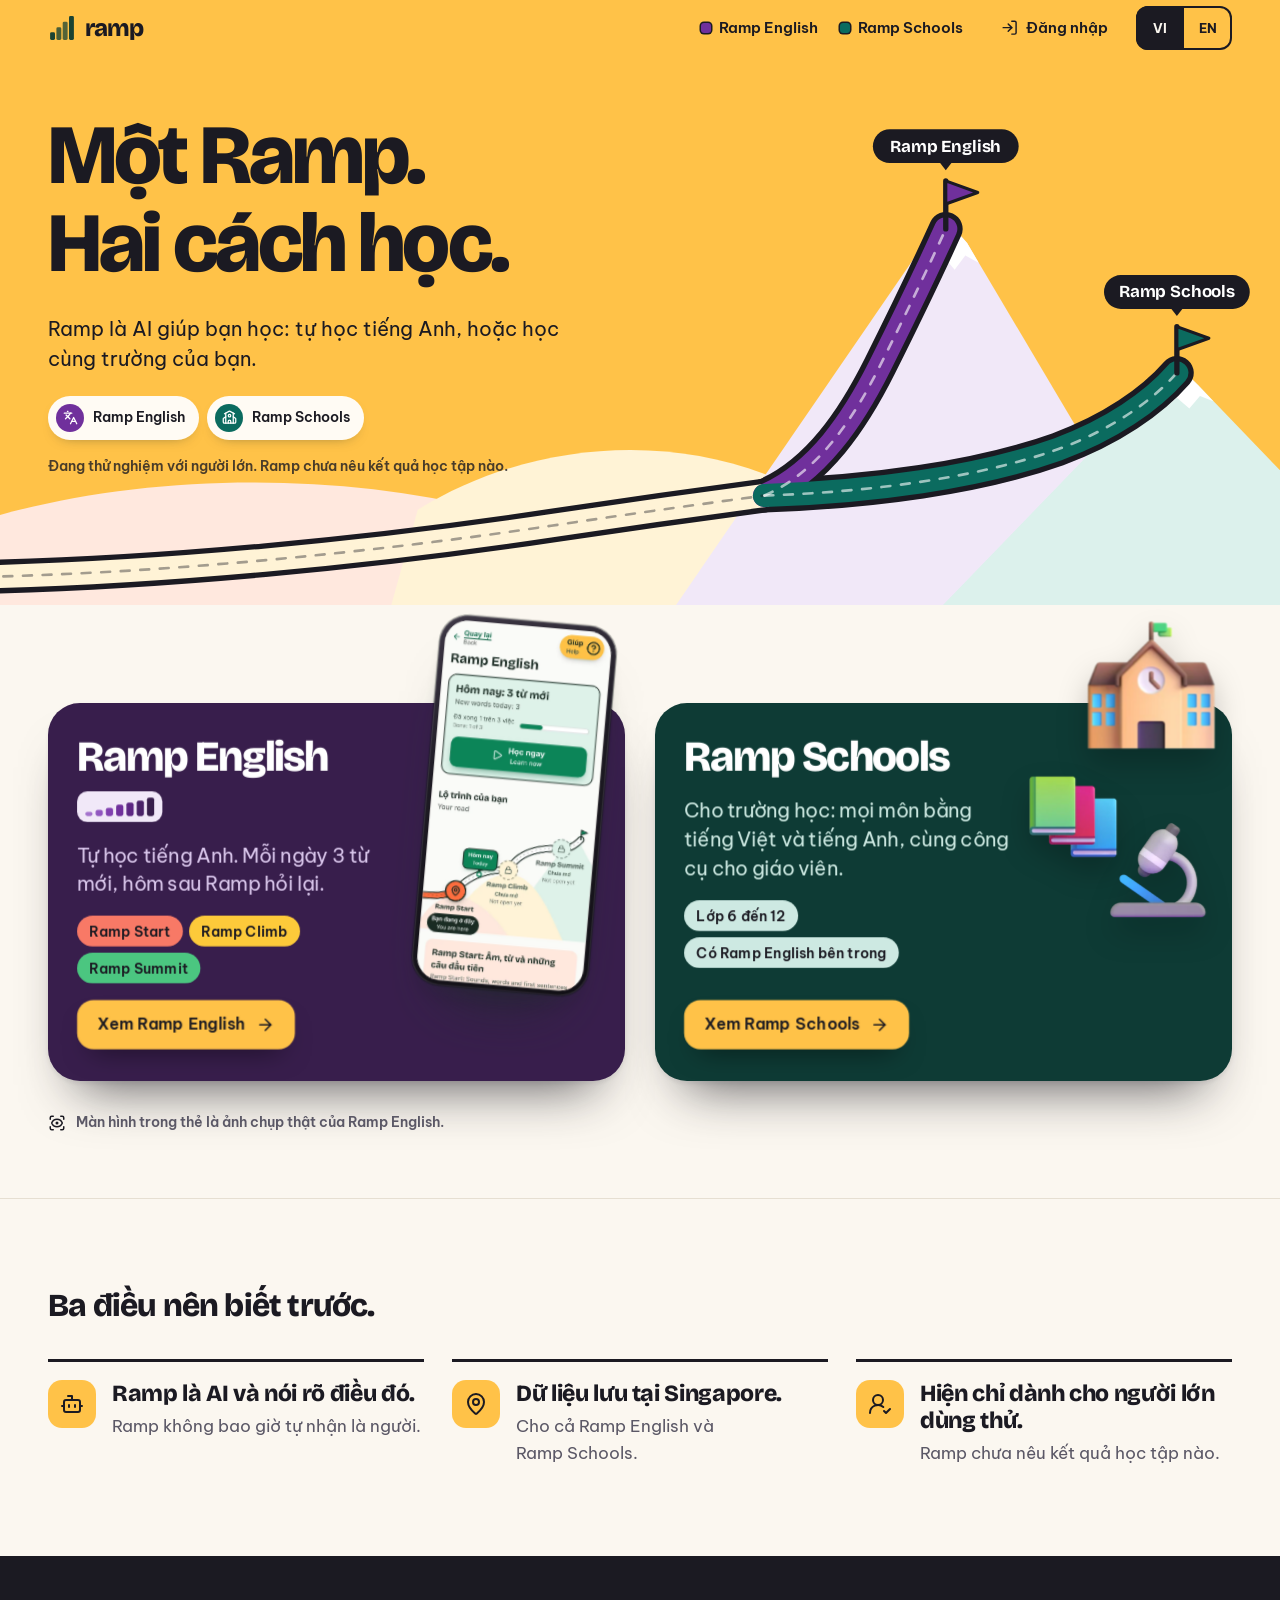
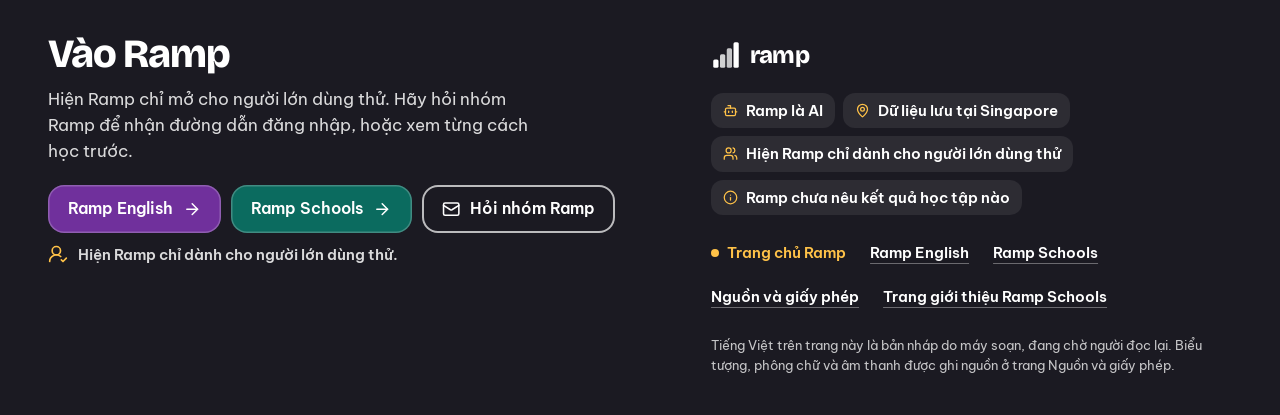
<file: ramp-preview/index.html>
<!doctype html>
<html lang="vi" data-lang="vi">
<head>
<meta charset="utf-8">
<meta name="viewport" content="width=device-width, initial-scale=1">
<meta name="robots" content="noindex, nofollow">
<meta name="color-scheme" content="light">
<meta name="theme-color" content="#FFC248">
<title>Ramp · Hai cách học</title>
<meta name="title-vi" content="Ramp · Hai cách học">
<meta name="title-en" content="Ramp · Two ways to learn">
<meta name="description" content="Ramp là AI giúp bạn học: tự học tiếng Anh với Ramp English, hoặc học cùng trường với Ramp Schools. Hiện chỉ dành cho người lớn dùng thử.">
<link rel="icon" href="assets/favicon.svg" type="image/svg+xml">
<link rel="preconnect" href="https://fonts.googleapis.com">
<link rel="preconnect" href="https://fonts.gstatic.com" crossorigin>
<link rel="stylesheet" href="https://fonts.googleapis.com/css2?family=Bricolage+Grotesque:opsz,wght@12..96,600..800&family=Be+Vietnam+Pro:wght@400;500;600;700&display=swap">
<link rel="stylesheet" href="assets/css/site.css">
<link rel="stylesheet" href="assets/css/ramp-family.css">
<link rel="stylesheet" href="assets/css/front.css">
<script>(function(){var d=document.documentElement;d.classList.add('js');try{var l=localStorage.getItem('ramp-lang');if(l==='en'||l==='vi'){d.setAttribute('data-lang',l);d.lang=l}}catch(e){}})();</script>
</head>
<body class="p-front">
<a class="skip" href="#main"><span data-l="vi" lang="vi">Đến nội dung chính</span><span data-l="en" lang="en">Skip to the content</span></a>

<header class="nav top" id="nav">
  <div class="nav-in">
    <a class="brand" href="#top">
      <svg class="mark" viewBox="0 0 40 40" aria-hidden="true" focusable="false"><rect x="3" y="26" width="7" height="11" rx="2" fill="#1B4332"/><rect x="12" y="19" width="7" height="18" rx="2" fill="#1B4332" fill-opacity="0.8"/><rect x="21" y="11" width="7" height="26" rx="2" fill="#1B4332" fill-opacity="0.75"/><rect x="30" y="3" width="7" height="34" rx="2" fill="#1B4332"/></svg><span class="word">ramp</span>
    </a>
    <nav class="fnav" aria-label="Ramp">
      <a href="english.html" class="to-e" data-way="english">Ramp English</a>
      <a href="schools.html" class="to-k" data-way="schools">Ramp Schools</a>
    </nav>
    <a class="nav-login" href="#login"><svg class="ic" viewBox="0 0 24 24" aria-hidden="true" focusable="false"><path d="m10 17 5-5-5-5"/><path d="M15 12H3"/><path d="M15 3h4a2 2 0 0 1 2 2v14a2 2 0 0 1-2 2h-4"/></svg><span data-l="vi" lang="vi">Đăng nhập</span><span data-l="en" lang="en">Log in</span></a>
    <div class="lang" role="group" aria-label="Ngôn ngữ / Language">
      <button type="button" data-set="vi" lang="vi" aria-label="Tiếng Việt" aria-pressed="true"><span>VI</span></button>
      <button type="button" data-set="en" lang="en" aria-label="English" aria-pressed="false"><span>EN</span></button>
    </div>
  </div>
</header>

<main id="main">

<section class="hero front-hero" id="top" aria-labelledby="h-top">
  <div class="wrap fh-in">
    <h1 id="h-top" class="display">
      <span data-l="vi" lang="vi"><span class="ln">Một Ramp.</span> <span class="ln">Hai cách học.</span></span>
      <span data-l="en" lang="en"><span class="ln">One Ramp.</span> <span class="ln">Two ways to learn.</span></span>
    </h1>
    <div class="fh-copy">
      <p class="promise"><span data-l="vi" lang="vi">Ramp là AI giúp bạn học: tự học tiếng Anh, hoặc học cùng trường của bạn.</span><span data-l="en" lang="en">Ramp is an AI that helps you study: learn English on your own, or with your school.</span></p>
      <ul class="pillars" aria-label="Ramp">
        <li><a href="english.html" data-way="english"><span class="dot d-e"><svg class="ic" viewBox="0 0 24 24" aria-hidden="true" focusable="false"><path d="m5 8 6 6"/><path d="m4 14 6-6 2-3"/><path d="M2 5h12"/><path d="M7 2h1"/><path d="m22 22-5-10-5 10"/><path d="M14 18h6"/></svg></span>Ramp English</a></li>
        <li><a href="schools.html" data-way="schools"><span class="dot d-k"><svg class="ic" viewBox="0 0 24 24" aria-hidden="true" focusable="false"><path d="M14 21v-3a2 2 0 0 0-4 0v3"/><path d="M18 4.933V21"/><path d="m4 6 7.106-3.79a2 2 0 0 1 1.788 0L20 6"/><path d="m6 11-3.52 2.147a1 1 0 0 0-.48.854V19a2 2 0 0 0 2 2h16a2 2 0 0 0 2-2v-5a1 1 0 0 0-.48-.853L18 11"/><path d="M6 4.933V21"/><circle cx="12" cy="9" r="2"/></svg></span>Ramp Schools</a></li>
      </ul>
      <p class="aud"><span data-l="vi" lang="vi">Đang thử nghiệm với người lớn. Ramp chưa nêu kết quả học tập nào.</span><span data-l="en" lang="en">In testing with adult testers. Ramp claims no results yet.</span></p>
    </div>
  </div>

  <svg class="hero-road fh-road wide" viewBox="0 0 1440 560" aria-hidden="true" focusable="false">
    <path class="hill" d="M -40 560 L -40 470 C 140 410, 380 404, 580 460 L 620 560 Z" fill="#FFE8DE"/>
    <path class="hill" d="M 440 560 L 470 452 C 600 372, 760 366, 880 420 L 900 560 Z" fill="#FFF3D6"/>
    <path class="hill" d="M 760 560 L 1040 152 Q 1064 120 1088 152 L 1330 560 Z" fill="#F1E8F8"/>
    <path class="hill" d="M 1040 152 Q 1064 120 1088 152 L 1101 174 L 1086 166 L 1074 182 L 1062 168 L 1048 180 L 1027 172 Z" fill="#FFFFFF"/>
    <path class="hill" d="M 1060 560 L 1300 312 Q 1324 284 1348 312 L 1500 470 L 1500 560 Z" fill="#DCF1EC"/>
    <path class="hill" d="M 1300 312 Q 1324 284 1348 312 L 1365 330 L 1350 324 L 1338 338 L 1324 326 L 1310 338 L 1296 326 L 1283 330 Z" fill="#FFFFFF"/>
    <g fill="none" stroke-linecap="round" stroke-linejoin="round">
      <path class="edge" d="M -40 528 C 180 524, 420 500, 620 470 C 720 455, 800 444, 860 436" stroke="#1B1A22" stroke-width="38"/>
      <path class="edge w-e" d="M 860 436 C 920 410, 960 350, 990 290 C 1020 230, 1044 180, 1064 136" stroke="#1B1A22" stroke-width="38"/>
      <path class="edge w-k" d="M 860 436 C 980 432, 1100 416, 1190 384 C 1250 362, 1296 330, 1324 298" stroke="#1B1A22" stroke-width="38"/>
      <path class="seg seg-t" pathLength="100" d="M -40 528 C 180 524, 420 500, 620 470 C 720 455, 800 444, 860 436" stroke="#FFF3D6" stroke-width="26"/>
      <path class="seg seg-e w-e" pathLength="100" d="M 860 436 C 920 410, 960 350, 990 290 C 1020 230, 1044 180, 1064 136" stroke="#70309C" stroke-width="26"/>
      <path class="seg seg-k w-k" pathLength="100" d="M 860 436 C 980 432, 1100 416, 1190 384 C 1250 362, 1296 330, 1324 298" stroke="#0B6B5F" stroke-width="26"/>
      <path class="dash" d="M -40 528 C 180 524, 420 500, 620 470 C 720 455, 800 444, 860 436" stroke="#1B1A22" stroke-opacity=".4" stroke-width="3" stroke-dasharray="10 12"/>
      <path class="dash w-e" d="M 860 436 C 920 410, 960 350, 990 290 C 1020 230, 1044 180, 1064 136" stroke="#FFFFFF" stroke-opacity=".6" stroke-width="3" stroke-dasharray="10 12"/>
      <path class="dash w-k" d="M 860 436 C 980 432, 1100 416, 1190 384 C 1250 362, 1296 330, 1324 298" stroke="#FFFFFF" stroke-opacity=".6" stroke-width="3" stroke-dasharray="10 12"/>
    </g>
    <g class="flag w-e fl-e"><g class="flagpole fp-e"><path d="M 1064 136 L 1064 82" stroke="#1B1A22" stroke-width="6" stroke-linecap="round"/><path d="M 1064 82 L 1100 95 L 1064 108 Z" fill="#70309C" stroke="#1B1A22" stroke-width="3.5" stroke-linejoin="round"/></g></g>
    <g class="flag w-k fl-k"><g class="flagpole fp-k"><path d="M 1324 298 L 1324 246" stroke="#1B1A22" stroke-width="6" stroke-linecap="round"/><path d="M 1324 246 L 1360 259 L 1324 272 Z" fill="#0B6B5F" stroke="#1B1A22" stroke-width="3.5" stroke-linejoin="round"/></g></g>
    <g class="w-e lb"><g class="rlabel rl-e"><rect x="982" y="24" width="164" height="38" rx="19" fill="#1B1A22"/><path d="M 1057 61 L 1064 70 L 1071 61 Z" fill="#1B1A22"/><text x="1064" y="49" text-anchor="middle">Ramp English</text></g></g>
    <g class="w-k lb"><g class="rlabel rl-k"><rect x="1242" y="188" width="164" height="38" rx="19" fill="#1B1A22"/><path d="M 1317 225 L 1324 234 L 1331 225 Z" fill="#1B1A22"/><text x="1324" y="213" text-anchor="middle">Ramp Schools</text></g></g>
  </svg>

  <svg class="hero-road fh-road narrow" viewBox="0 0 400 250" aria-hidden="true" focusable="false">
    <path class="hill" d="M -20 250 L -20 196 C 40 170, 110 166, 180 188 L 190 250 Z" fill="#FFE8DE"/>
    <path class="hill" d="M 120 250 L 198 74 Q 210 56 222 74 L 330 250 Z" fill="#F1E8F8"/>
    <path class="hill" d="M 198 74 Q 210 56 222 74 L 230 88 L 222 84 L 215 92 L 208 84 L 200 90 L 192 88 Z" fill="#FFFFFF"/>
    <path class="hill" d="M 230 250 L 288 148 Q 300 130 312 148 L 420 236 L 420 250 Z" fill="#DCF1EC"/>
    <path class="hill" d="M 288 148 Q 300 130 312 148 L 324 158 L 316 155 L 309 162 L 300 155 L 292 162 L 286 156 L 282 158 Z" fill="#FFFFFF"/>
    <g fill="none" stroke-linecap="round" stroke-linejoin="round">
      <path class="edge" d="M -20 234 C 40 232, 100 224, 150 214" stroke="#1B1A22" stroke-width="20"/>
      <path class="edge w-e" d="M 150 214 C 168 192, 182 150, 192 122 C 198 104, 204 86, 210 64" stroke="#1B1A22" stroke-width="20"/>
      <path class="edge w-k" d="M 150 214 C 200 212, 240 198, 266 180 C 282 168, 292 152, 300 138" stroke="#1B1A22" stroke-width="20"/>
      <path class="seg seg-t" pathLength="100" d="M -20 234 C 40 232, 100 224, 150 214" stroke="#FFF3D6" stroke-width="13"/>
      <path class="seg seg-e w-e" pathLength="100" d="M 150 214 C 168 192, 182 150, 192 122 C 198 104, 204 86, 210 64" stroke="#70309C" stroke-width="13"/>
      <path class="seg seg-k w-k" pathLength="100" d="M 150 214 C 200 212, 240 198, 266 180 C 282 168, 292 152, 300 138" stroke="#0B6B5F" stroke-width="13"/>
    </g>
    <g class="flag w-e fl-e"><g class="flagpole fp-e"><path d="M 210 64 L 210 36" stroke="#1B1A22" stroke-width="3.5" stroke-linecap="round"/><path d="M 210 36 L 229 43 L 210 50 Z" fill="#70309C" stroke="#1B1A22" stroke-width="2" stroke-linejoin="round"/></g></g>
    <g class="flag w-k fl-k"><g class="flagpole fp-k"><path d="M 300 138 L 300 110" stroke="#1B1A22" stroke-width="3.5" stroke-linecap="round"/><path d="M 300 110 L 319 117 L 300 124 Z" fill="#0B6B5F" stroke="#1B1A22" stroke-width="2" stroke-linejoin="round"/></g></g>
    <g class="w-e lb"><g class="rlabel rl-e"><rect x="151" y="1" width="118" height="27" rx="13.5" fill="#1B1A22"/><path d="M 205 27.5 L 210 33 L 215 27.5 Z" fill="#1B1A22"/><text x="210" y="19.5" text-anchor="middle">Ramp English</text></g></g>
    <g class="w-k lb"><g class="rlabel rl-k"><rect x="241" y="75" width="118" height="27" rx="13.5" fill="#1B1A22"/><path d="M 295 101.5 L 300 107 L 305 101.5 Z" fill="#1B1A22"/><text x="300" y="93.5" text-anchor="middle">Ramp Schools</text></g></g>
  </svg>
</section>

<section class="ways" id="ways" aria-labelledby="h-ways">
  <div class="wrap">
    <h2 class="sr-only" id="h-ways"><span data-l="vi" lang="vi">Hai cách học</span><span data-l="en" lang="en">Two ways to learn</span></h2>
    <div class="ways-grid">

      <div class="rv">
        <a class="pcard pc-eng tilt" href="english.html" data-way="english" aria-labelledby="eng-n eng-l">
          <div class="pc-head lift-s">
            <h3 class="pc-name" id="eng-n">Ramp English</h3>
            <span class="steps" aria-hidden="true"><i></i><i></i><i></i><i></i><i></i><i></i><i></i></span>
          </div>
          <p class="pc-line lift-s" id="eng-l"><span data-l="vi" lang="vi">Tự học tiếng Anh. Mỗi ngày 3 từ mới, hôm sau Ramp hỏi lại.</span><span data-l="en" lang="en">Learn English on your own. Three new words a day, and the next day Ramp asks you again.</span></p>
          <p class="pc-chips lift-s"><span class="chip lv-s">Ramp Start</span><span class="chip lv-c">Ramp Climb</span><span class="chip lv-u">Ramp Summit</span></p>
          <span class="btn btn-hi pc-go lift-s"><span data-l="vi" lang="vi">Xem Ramp English</span><span data-l="en" lang="en">See Ramp English</span><svg class="ic" viewBox="0 0 24 24" aria-hidden="true" focusable="false"><path d="M5 12h14"/><path d="m12 5 7 7-7 7"/></svg></span>
          <div class="pc-art">
            <figure class="phone lift"><div class="scr"><img src="assets/img/hero-english.webp" width="640" height="1386" alt="" decoding="async"></div></figure>
          </div>
        </a>
      </div>

      <div class="rv">
        <a class="pcard pc-sch tilt" href="schools.html" data-way="schools" aria-labelledby="sch-n sch-l">
          <div class="pc-head lift-s">
            <h3 class="pc-name" id="sch-n">Ramp Schools</h3>
          </div>
          <p class="pc-line lift-s" id="sch-l"><span data-l="vi" lang="vi">Cho trường học: mọi môn bằng tiếng Việt và tiếng Anh, cùng công cụ cho giáo viên.</span><span data-l="en" lang="en">For schools: every subject in Vietnamese and English, with tools for teachers.</span></p>
          <p class="pc-chips lift-s"><span class="chip mint"><span data-l="vi" lang="vi">Lớp 6 đến 12</span><span data-l="en" lang="en">Grades 6 to 12</span></span><span class="chip mint"><span data-l="vi" lang="vi">Có Ramp English bên trong</span><span data-l="en" lang="en">Ramp English inside</span></span></p>
          <span class="btn btn-hi pc-go lift-s"><span data-l="vi" lang="vi">Xem Ramp Schools</span><span data-l="en" lang="en">See Ramp Schools</span><svg class="ic" viewBox="0 0 24 24" aria-hidden="true" focusable="false"><path d="M5 12h14"/><path d="m12 5 7 7-7 7"/></svg></span>
          <div class="pc-art fx3" aria-hidden="true">
            <img class="fx f-school lift-l float d1" src="assets/fx/school.webp" width="192" height="192" alt="" decoding="async">
            <img class="fx f-books lift-s float d2" src="assets/fx/books.webp" width="192" height="192" alt="" decoding="async">
            <img class="fx f-micro lift float d3" src="assets/fx/microscope.webp" width="192" height="192" alt="" decoding="async">
          </div>
        </a>
      </div>

    </div>
    <p class="ways-note reveal"><svg class="ic" viewBox="0 0 24 24" aria-hidden="true" focusable="false"><path d="M3 7V5a2 2 0 0 1 2-2h2"/><path d="M17 3h2a2 2 0 0 1 2 2v2"/><path d="M21 17v2a2 2 0 0 1-2 2h-2"/><path d="M7 21H5a2 2 0 0 1-2-2v-2"/><circle cx="12" cy="12" r="1"/><path d="M18.944 12.33a1 1 0 0 0 0-.66 7.5 7.5 0 0 0-13.888 0 1 1 0 0 0 0 .66 7.5 7.5 0 0 0 13.888 0"/></svg><span data-l="vi" lang="vi">Màn hình trong thẻ là ảnh chụp thật của Ramp English.</span><span data-l="en" lang="en">The screen on the card is a real Ramp English screenshot.</span></p>
  </div>
</section>

<section class="facts" aria-labelledby="h-facts">
  <div class="wrap">
    <h2 class="h2s reveal" id="h-facts"><span data-l="vi" lang="vi">Ba điều nên biết trước.</span><span data-l="en" lang="en">Three things to know first.</span></h2>
    <ul class="fl">
      <li class="reveal">
        <span class="fi"><svg class="ic" viewBox="0 0 24 24" aria-hidden="true" focusable="false"><path d="M12 8V4H8"/><rect width="16" height="12" x="4" y="8" rx="2"/><path d="M2 14h2"/><path d="M20 14h2"/><path d="M15 13v2"/><path d="M9 13v2"/></svg></span>
        <div><p class="fl-t"><span data-l="vi" lang="vi">Ramp là AI và nói rõ điều đó.</span><span data-l="en" lang="en">Ramp is an AI and says so.</span></p><p class="fl-s"><span data-l="vi" lang="vi">Ramp không bao giờ tự nhận là người.</span><span data-l="en" lang="en">Ramp never claims to be a person.</span></p></div>
      </li>
      <li class="reveal">
        <span class="fi"><svg class="ic" viewBox="0 0 24 24" aria-hidden="true" focusable="false"><path d="M20 10c0 4.993-5.539 10.193-7.399 11.799a1 1 0 0 1-1.202 0C9.539 20.193 4 14.993 4 10a8 8 0 0 1 16 0"/><circle cx="12" cy="10" r="3"/></svg></span>
        <div><p class="fl-t"><span data-l="vi" lang="vi">Dữ liệu lưu tại Singapore.</span><span data-l="en" lang="en">Data is stored in Singapore.</span></p><p class="fl-s"><span data-l="vi" lang="vi">Cho cả Ramp English và Ramp Schools.</span><span data-l="en" lang="en">For both Ramp English and Ramp Schools.</span></p></div>
      </li>
      <li class="reveal">
        <span class="fi"><svg class="ic" viewBox="0 0 24 24" aria-hidden="true" focusable="false"><path d="M2 21a8 8 0 0 1 13.292-6"/><circle cx="10" cy="8" r="5"/><path d="m16 19 2 2 4-4"/></svg></span>
        <div><p class="fl-t"><span data-l="vi" lang="vi">Hiện chỉ dành cho người lớn dùng thử.</span><span data-l="en" lang="en">For now, for adult testers only.</span></p><p class="fl-s"><span data-l="vi" lang="vi">Ramp chưa nêu kết quả học tập nào.</span><span data-l="en" lang="en">Ramp claims no results yet.</span></p></div>
      </li>
    </ul>
  </div>
</section>

</main>

<footer class="ffoot">
  <div class="wrap ff-grid">
    <div class="ff-login" id="login">
      <h2 class="ff-h"><span data-l="vi" lang="vi">Vào Ramp</span><span data-l="en" lang="en">Go to Ramp</span></h2>
      <p><span data-l="vi" lang="vi">Hiện Ramp chỉ mở cho người lớn dùng thử. Hãy hỏi nhóm Ramp để nhận đường dẫn đăng nhập, hoặc xem từng cách học trước.</span><span data-l="en" lang="en">For now Ramp is open to adult testers only. Ask the Ramp team for the log-in link, or look at each way to learn first.</span></p>
      <div class="ff-btns">
        <a class="btn b-e" href="english.html">Ramp English<svg class="ic" viewBox="0 0 24 24" aria-hidden="true" focusable="false"><path d="M5 12h14"/><path d="m12 5 7 7-7 7"/></svg></a>
        <a class="btn b-k" href="schools.html">Ramp Schools<svg class="ic" viewBox="0 0 24 24" aria-hidden="true" focusable="false"><path d="M5 12h14"/><path d="m12 5 7 7-7 7"/></svg></a>
        <a class="btn b-m" href="mailto:pr3n3v@gmail.com?subject=Ramp%20access"><svg class="ic" viewBox="0 0 24 24" aria-hidden="true" focusable="false"><path d="m22 7-8.991 5.727a2 2 0 0 1-2.009 0L2 7"/><rect x="2" y="4" width="20" height="16" rx="2"/></svg><span data-l="vi" lang="vi">Hỏi nhóm Ramp</span><span data-l="en" lang="en">Ask the Ramp team</span></a>
      </div>
      <p class="ff-adult"><svg class="ic" viewBox="0 0 24 24" aria-hidden="true" focusable="false"><path d="M2 21a8 8 0 0 1 13.292-6"/><circle cx="10" cy="8" r="5"/><path d="m16 19 2 2 4-4"/></svg><span data-l="vi" lang="vi">Hiện Ramp chỉ dành cho người lớn dùng thử.</span><span data-l="en" lang="en">For now Ramp is for adult testers only.</span></p>
    </div>
    <div class="ff-side">
      <a class="wm" href="#top"><svg class="mk" viewBox="0 0 40 40" aria-hidden="true" focusable="false"><rect x="3" y="26" width="7" height="11" rx="2" fill="#FFFFFF"/><rect x="12" y="19" width="7" height="18" rx="2" fill="#FFFFFF" fill-opacity="0.8"/><rect x="21" y="11" width="7" height="26" rx="2" fill="#FFFFFF" fill-opacity="0.75"/><rect x="30" y="3" width="7" height="34" rx="2" fill="#FFFFFF"/></svg><span class="word">ramp</span></a>
      <ul class="rf-facts">
        <li><svg class="ic" viewBox="0 0 24 24" aria-hidden="true" focusable="false"><path d="M12 8V4H8"/> <rect width="16" height="12" x="4" y="8" rx="2"/> <path d="M2 14h2"/> <path d="M20 14h2"/> <path d="M15 13v2"/> <path d="M9 13v2"/></svg><span data-l="vi" lang="vi">Ramp là AI</span><span data-l="en" lang="en">Ramp is an AI</span></li>
        <li><svg class="ic" viewBox="0 0 24 24" aria-hidden="true" focusable="false"><path d="M20 10c0 4.993-5.539 10.193-7.399 11.799a1 1 0 0 1-1.202 0C9.539 20.193 4 14.993 4 10a8 8 0 0 1 16 0"/> <circle cx="12" cy="10" r="3"/></svg><span data-l="vi" lang="vi">Dữ liệu lưu tại Singapore</span><span data-l="en" lang="en">Data is stored in Singapore</span></li>
        <li><svg class="ic" viewBox="0 0 24 24" aria-hidden="true" focusable="false"><path d="M16 21v-2a4 4 0 0 0-4-4H6a4 4 0 0 0-4 4v2"/> <path d="M16 3.128a4 4 0 0 1 0 7.744"/> <path d="M22 21v-2a4 4 0 0 0-3-3.87"/> <circle cx="9" cy="7" r="4"/></svg><span data-l="vi" lang="vi">Hiện Ramp chỉ dành cho người lớn dùng thử</span><span data-l="en" lang="en">For now Ramp is for adult testers only</span></li>
        <li><svg class="ic" viewBox="0 0 24 24" aria-hidden="true" focusable="false"><circle cx="12" cy="12" r="10"/> <path d="M12 16v-4"/> <path d="M12 8h.01"/></svg><span data-l="vi" lang="vi">Ramp chưa nêu kết quả học tập nào</span><span data-l="en" lang="en">Ramp claims no learning results yet</span></li>
      </ul>
      <nav class="rf-links" aria-label="Ramp">
        <a href="index.html" aria-current="page"><span data-l="vi" lang="vi">Trang chủ Ramp</span><span data-l="en" lang="en">Ramp home</span></a>
        <a href="english.html">Ramp English</a>
        <a href="schools.html">Ramp Schools</a>
        <a href="credits.html"><span data-l="vi" lang="vi">Nguồn và giấy phép</span><span data-l="en" lang="en">Credits</span></a>
        <a href="../index.html"><span data-l="vi" lang="vi">Trang giới thiệu Ramp Schools</span><span data-l="en" lang="en">The Ramp Schools explainer</span></a>
      </nav>
      <p class="fine"><span data-l="vi" lang="vi">Tiếng Việt trên trang này là bản nháp do máy soạn, đang chờ người đọc lại. Biểu tượng, phông chữ và âm thanh được ghi nguồn ở trang Nguồn và giấy phép.</span><span data-l="en" lang="en">The Vietnamese on this page is a machine draft, awaiting a person's reading. Icons, fonts and sounds are credited on the Credits page.</span></p>
    </div>
  </div>
</footer>

<script src="assets/js/front.js" defer></script>
<script src="assets/js/ramp-family.js" defer></script>
</body>
</html>
</file>
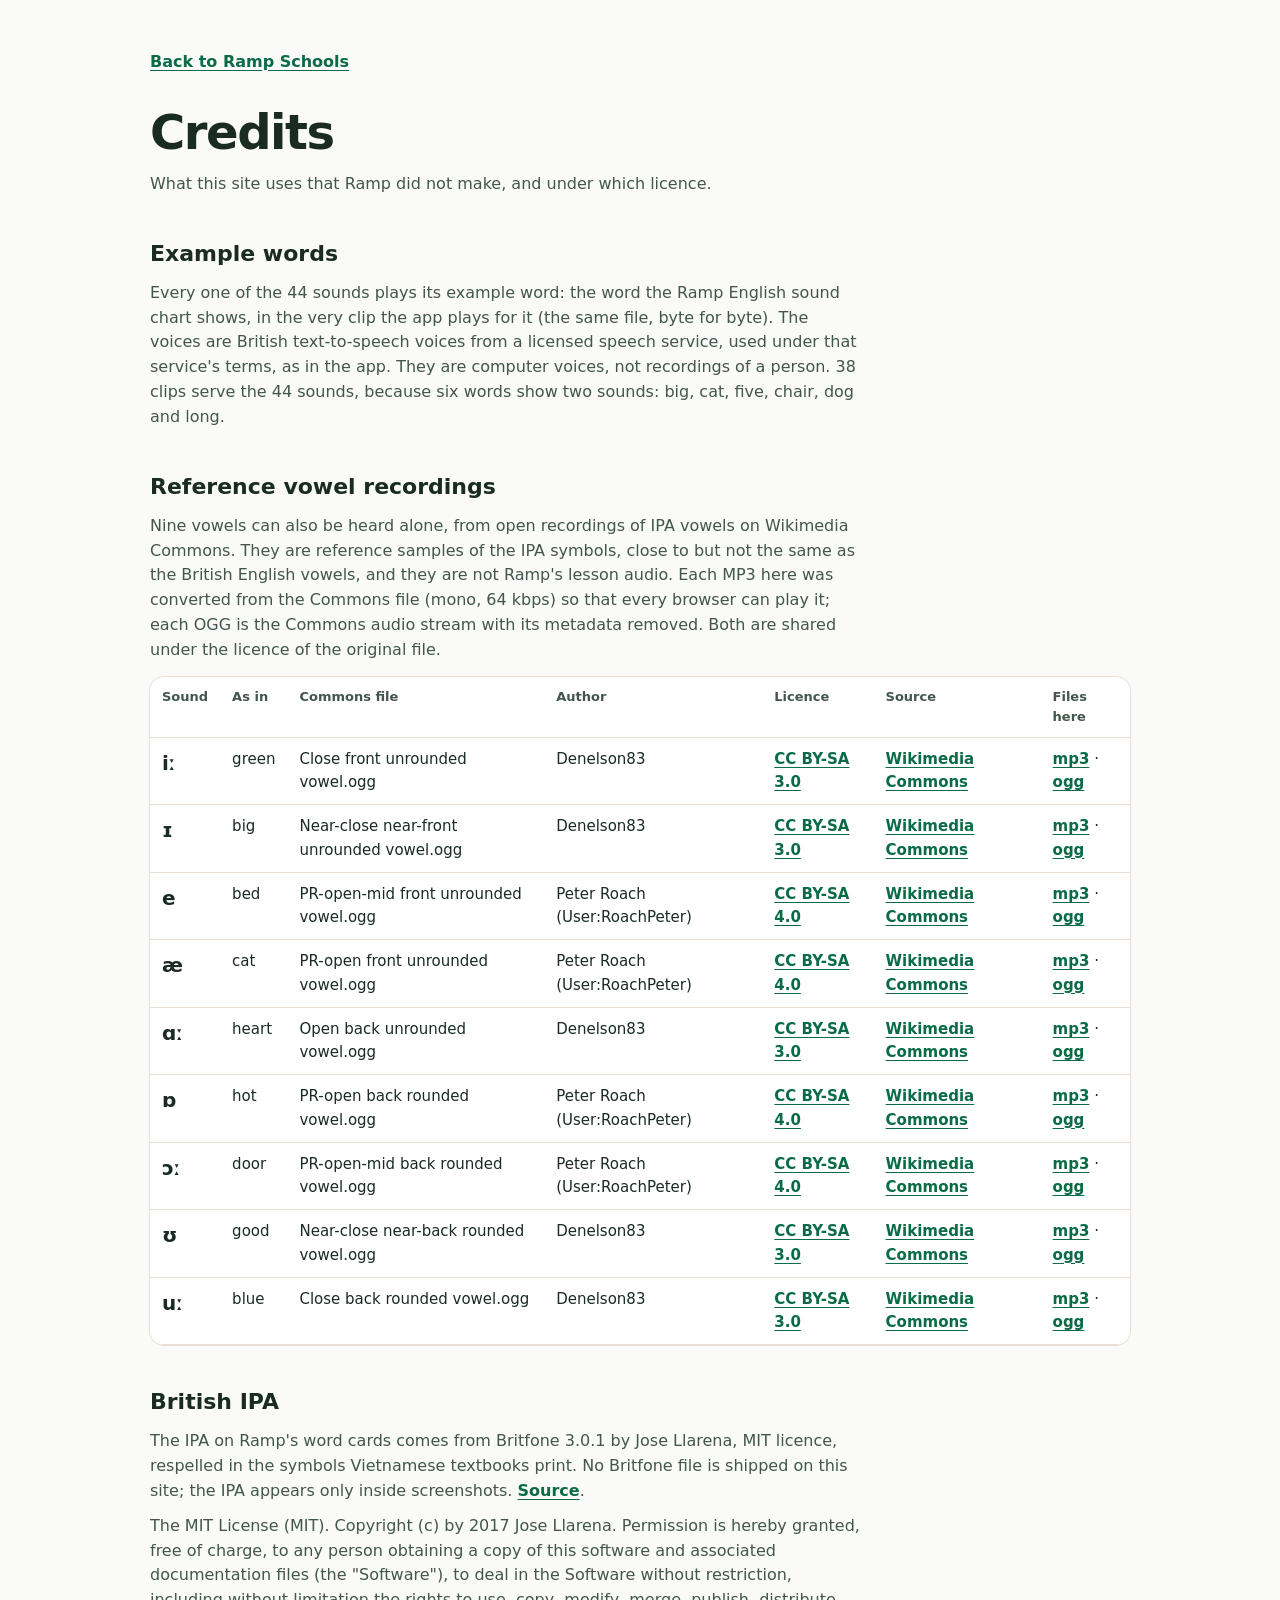
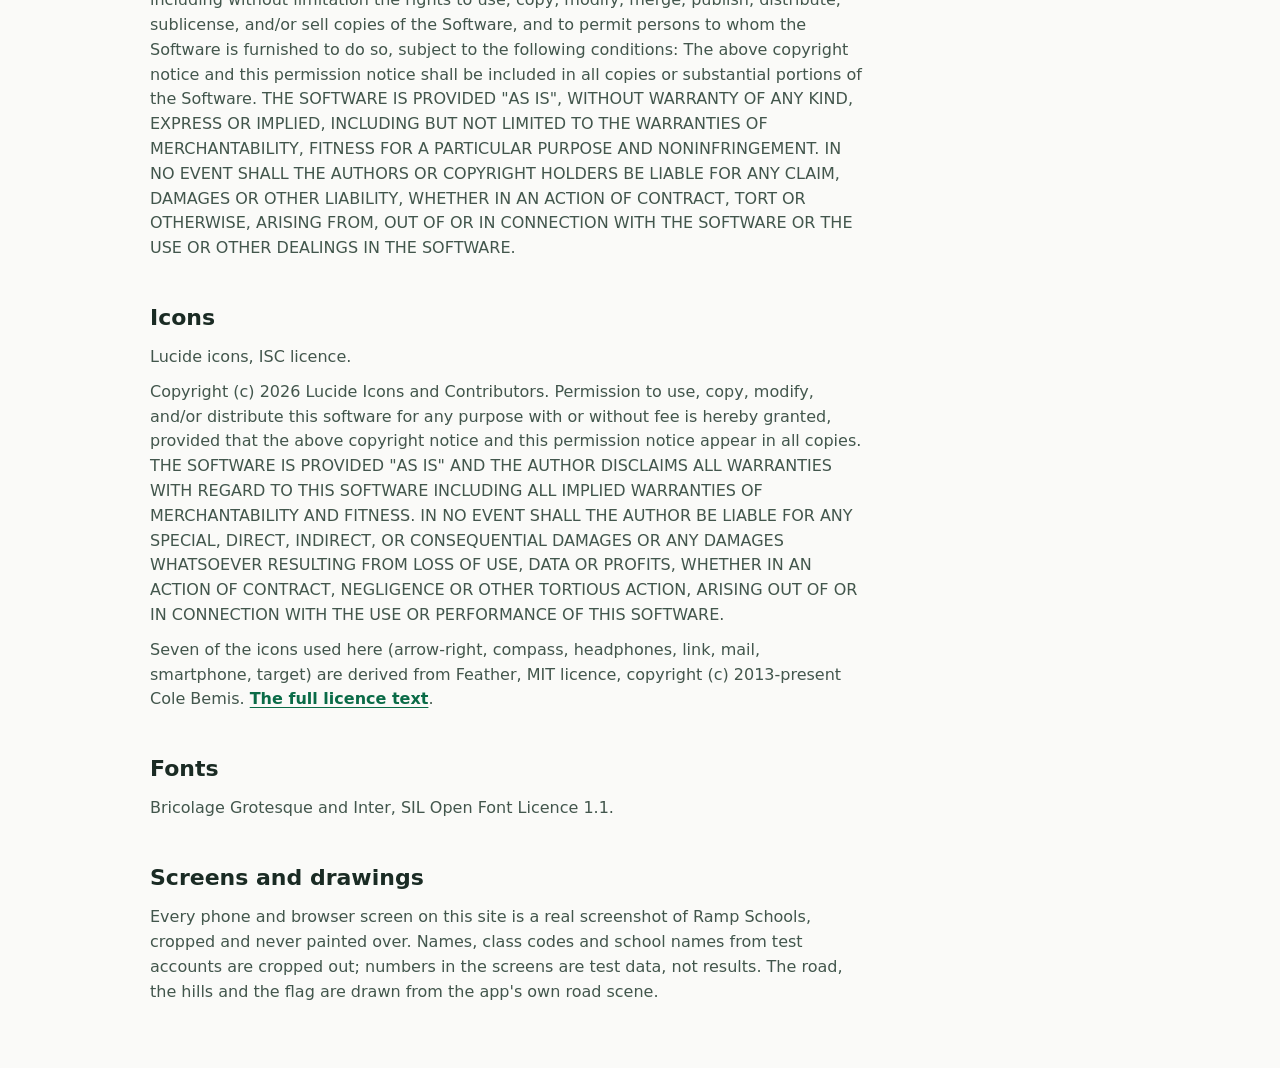
<file: credits.html>
<!doctype html>
<html lang="en">
<head>
<meta charset="utf-8">
<meta name="viewport" content="width=device-width, initial-scale=1">
<meta name="robots" content="noindex, nofollow">
<meta name="color-scheme" content="light">
<title>Ramp Schools credits</title>
<link rel="icon" href="assets/favicon.svg" type="image/svg+xml">
<style>
:root { color-scheme: light; --ink: #1A2B24; --soft: #42564C; --line: #E8E0D2 }
* { box-sizing: border-box; margin: 0; padding: 0 }
body { font: 16px/1.55 Inter, system-ui, -apple-system, 'Segoe UI', Roboto, sans-serif; color: var(--ink); background: #FAFAF8; padding: 40px 16px 64px }
main { max-width: 980px; margin: 0 auto }
h1 { font-size: clamp(2rem, 1.4rem + 2vw, 3rem); line-height: 1; letter-spacing: -0.03em; margin-bottom: 16px }
h2 { font-size: 1.375rem; margin: 40px 0 10px }
p, li { color: var(--soft); max-width: 70ch }
p + p { margin-top: 10px }
ul { padding-left: 1.2em; display: grid; gap: 6px; margin-top: 8px }
a { color: #0A6B47; font-weight: 600; text-underline-offset: 3px }
.back { display: inline-flex; min-height: 44px; align-items: center; margin-bottom: 24px }
.tw { overflow-x: auto; margin-top: 14px; border-radius: 14px; box-shadow: 0 0 0 1px var(--line); background: #fff }
table { border-collapse: collapse; width: 100%; min-width: 760px; font-size: .9375rem }
th, td { text-align: left; padding: 10px 12px; border-bottom: 1px solid var(--line); vertical-align: top }
th { font-size: .8125rem; color: var(--soft) }
.sym { font-size: 1.25rem; font-weight: 600 }
:focus-visible { outline: 3px solid var(--ink); outline-offset: 3px }
</style>
</head>
<body>
<main>
<a class="back" href="index.html">Back to Ramp Schools</a>
<h1>Credits</h1>
<p>What this site uses that Ramp did not make, and under which licence.</p>

<h2>Example words</h2>
<p>Every one of the 44 sounds plays its example word: the word the Ramp English sound chart shows, in the very clip the app plays for it (the same file, byte for byte). The voices are British text-to-speech voices from a licensed speech service, used under that service's terms, as in the app. They are computer voices, not recordings of a person. 38 clips serve the 44 sounds, because six words show two sounds: big, cat, five, chair, dog and long.</p>

<h2>Reference vowel recordings</h2>
<p>Nine vowels can also be heard alone, from open recordings of IPA vowels on Wikimedia Commons. They are reference samples of the IPA symbols, close to but not the same as the British English vowels, and they are not Ramp's lesson audio. Each MP3 here was converted from the Commons file (mono, 64 kbps) so that every browser can play it; each OGG is the Commons audio stream with its metadata removed. Both are shared under the licence of the original file.</p>
<div class="tw"><table>
<thead><tr><th>Sound</th><th>As in</th><th>Commons file</th><th>Author</th><th>Licence</th><th>Source</th><th>Files here</th></tr></thead>
<tbody>
<tr><td class="sym">iː</td><td>green</td><td>Close front unrounded vowel.ogg</td><td>Denelson83</td><td><a href="https://creativecommons.org/licenses/by-sa/3.0/">CC BY-SA 3.0</a></td><td><a href="https://commons.wikimedia.org/wiki/File:Close_front_unrounded_vowel.ogg">Wikimedia Commons</a></td><td><a href="assets/audio/ii.mp3">mp3</a> · <a href="assets/audio/ii.ogg">ogg</a></td></tr>
<tr><td class="sym">ɪ</td><td>big</td><td>Near-close near-front unrounded vowel.ogg</td><td>Denelson83</td><td><a href="https://creativecommons.org/licenses/by-sa/3.0/">CC BY-SA 3.0</a></td><td><a href="https://commons.wikimedia.org/wiki/File:Near-close_near-front_unrounded_vowel.ogg">Wikimedia Commons</a></td><td><a href="assets/audio/i.mp3">mp3</a> · <a href="assets/audio/i.ogg">ogg</a></td></tr>
<tr><td class="sym">e</td><td>bed</td><td>PR-open-mid front unrounded vowel.ogg</td><td>Peter Roach (User:RoachPeter)</td><td><a href="https://creativecommons.org/licenses/by-sa/4.0">CC BY-SA 4.0</a></td><td><a href="https://commons.wikimedia.org/wiki/File:PR-open-mid_front_unrounded_vowel.ogg">Wikimedia Commons</a></td><td><a href="assets/audio/e.mp3">mp3</a> · <a href="assets/audio/e.ogg">ogg</a></td></tr>
<tr><td class="sym">æ</td><td>cat</td><td>PR-open front unrounded vowel.ogg</td><td>Peter Roach (User:RoachPeter)</td><td><a href="https://creativecommons.org/licenses/by-sa/4.0">CC BY-SA 4.0</a></td><td><a href="https://commons.wikimedia.org/wiki/File:PR-open_front_unrounded_vowel.ogg">Wikimedia Commons</a></td><td><a href="assets/audio/ae.mp3">mp3</a> · <a href="assets/audio/ae.ogg">ogg</a></td></tr>
<tr><td class="sym">ɑː</td><td>heart</td><td>Open back unrounded vowel.ogg</td><td>Denelson83</td><td><a href="https://creativecommons.org/licenses/by-sa/3.0/">CC BY-SA 3.0</a></td><td><a href="https://commons.wikimedia.org/wiki/File:Open_back_unrounded_vowel.ogg">Wikimedia Commons</a></td><td><a href="assets/audio/aa.mp3">mp3</a> · <a href="assets/audio/aa.ogg">ogg</a></td></tr>
<tr><td class="sym">ɒ</td><td>hot</td><td>PR-open back rounded vowel.ogg</td><td>Peter Roach (User:RoachPeter)</td><td><a href="https://creativecommons.org/licenses/by-sa/4.0">CC BY-SA 4.0</a></td><td><a href="https://commons.wikimedia.org/wiki/File:PR-open_back_rounded_vowel.ogg">Wikimedia Commons</a></td><td><a href="assets/audio/o.mp3">mp3</a> · <a href="assets/audio/o.ogg">ogg</a></td></tr>
<tr><td class="sym">ɔː</td><td>door</td><td>PR-open-mid back rounded vowel.ogg</td><td>Peter Roach (User:RoachPeter)</td><td><a href="https://creativecommons.org/licenses/by-sa/4.0">CC BY-SA 4.0</a></td><td><a href="https://commons.wikimedia.org/wiki/File:PR-open-mid_back_rounded_vowel.ogg">Wikimedia Commons</a></td><td><a href="assets/audio/oo.mp3">mp3</a> · <a href="assets/audio/oo.ogg">ogg</a></td></tr>
<tr><td class="sym">ʊ</td><td>good</td><td>Near-close near-back rounded vowel.ogg</td><td>Denelson83</td><td><a href="https://creativecommons.org/licenses/by-sa/3.0/">CC BY-SA 3.0</a></td><td><a href="https://commons.wikimedia.org/wiki/File:Near-close_near-back_rounded_vowel.ogg">Wikimedia Commons</a></td><td><a href="assets/audio/u.mp3">mp3</a> · <a href="assets/audio/u.ogg">ogg</a></td></tr>
<tr><td class="sym">uː</td><td>blue</td><td>Close back rounded vowel.ogg</td><td>Denelson83</td><td><a href="https://creativecommons.org/licenses/by-sa/3.0/">CC BY-SA 3.0</a></td><td><a href="https://commons.wikimedia.org/wiki/File:Close_back_rounded_vowel.ogg">Wikimedia Commons</a></td><td><a href="assets/audio/uu.mp3">mp3</a> · <a href="assets/audio/uu.ogg">ogg</a></td></tr>
</tbody></table></div>

<h2>British IPA</h2>
<p>The IPA on Ramp's word cards comes from Britfone 3.0.1 by Jose Llarena, MIT licence, respelled in the symbols Vietnamese textbooks print. No Britfone file is shipped on this site; the IPA appears only inside screenshots. <a href="https://github.com/JoseLlarena/Britfone">Source</a>.</p>
<p>The MIT License (MIT). Copyright (c) by 2017 Jose Llarena. Permission is hereby granted, free of charge, to any person obtaining a copy of this software and associated documentation files (the "Software"), to deal in the Software without restriction, including without limitation the rights to use, copy, modify, merge, publish, distribute, sublicense, and/or sell copies of the Software, and to permit persons to whom the Software is furnished to do so, subject to the following conditions: The above copyright notice and this permission notice shall be included in all copies or substantial portions of the Software. THE SOFTWARE IS PROVIDED "AS IS", WITHOUT WARRANTY OF ANY KIND, EXPRESS OR IMPLIED, INCLUDING BUT NOT LIMITED TO THE WARRANTIES OF MERCHANTABILITY, FITNESS FOR A PARTICULAR PURPOSE AND NONINFRINGEMENT. IN NO EVENT SHALL THE AUTHORS OR COPYRIGHT HOLDERS BE LIABLE FOR ANY CLAIM, DAMAGES OR OTHER LIABILITY, WHETHER IN AN ACTION OF CONTRACT, TORT OR OTHERWISE, ARISING FROM, OUT OF OR IN CONNECTION WITH THE SOFTWARE OR THE USE OR OTHER DEALINGS IN THE SOFTWARE.</p>

<h2>Icons</h2>
<p>Lucide icons, ISC licence.</p>
<p>Copyright (c) 2026 Lucide Icons and Contributors. Permission to use, copy, modify, and/or distribute this software for any purpose with or without fee is hereby granted, provided that the above copyright notice and this permission notice appear in all copies. THE SOFTWARE IS PROVIDED "AS IS" AND THE AUTHOR DISCLAIMS ALL WARRANTIES WITH REGARD TO THIS SOFTWARE INCLUDING ALL IMPLIED WARRANTIES OF MERCHANTABILITY AND FITNESS. IN NO EVENT SHALL THE AUTHOR BE LIABLE FOR ANY SPECIAL, DIRECT, INDIRECT, OR CONSEQUENTIAL DAMAGES OR ANY DAMAGES WHATSOEVER RESULTING FROM LOSS OF USE, DATA OR PROFITS, WHETHER IN AN ACTION OF CONTRACT, NEGLIGENCE OR OTHER TORTIOUS ACTION, ARISING OUT OF OR IN CONNECTION WITH THE USE OR PERFORMANCE OF THIS SOFTWARE.</p>
<p>Seven of the icons used here (arrow-right, compass, headphones, link, mail, smartphone, target) are derived from Feather, MIT licence, copyright (c) 2013-present Cole Bemis. <a href="assets/LICENSE-lucide.txt">The full licence text</a>.</p>

<h2>Fonts</h2>
<p>Bricolage Grotesque and Inter, SIL Open Font Licence 1.1.</p>

<h2>Screens and drawings</h2>
<p>Every phone and browser screen on this site is a real screenshot of Ramp Schools, cropped and never painted over. Names, class codes and school names from test accounts are cropped out; numbers in the screens are test data, not results. The road, the hills and the flag are drawn from the app's own road scene.</p>
</main>
</body>
</html>
</file>
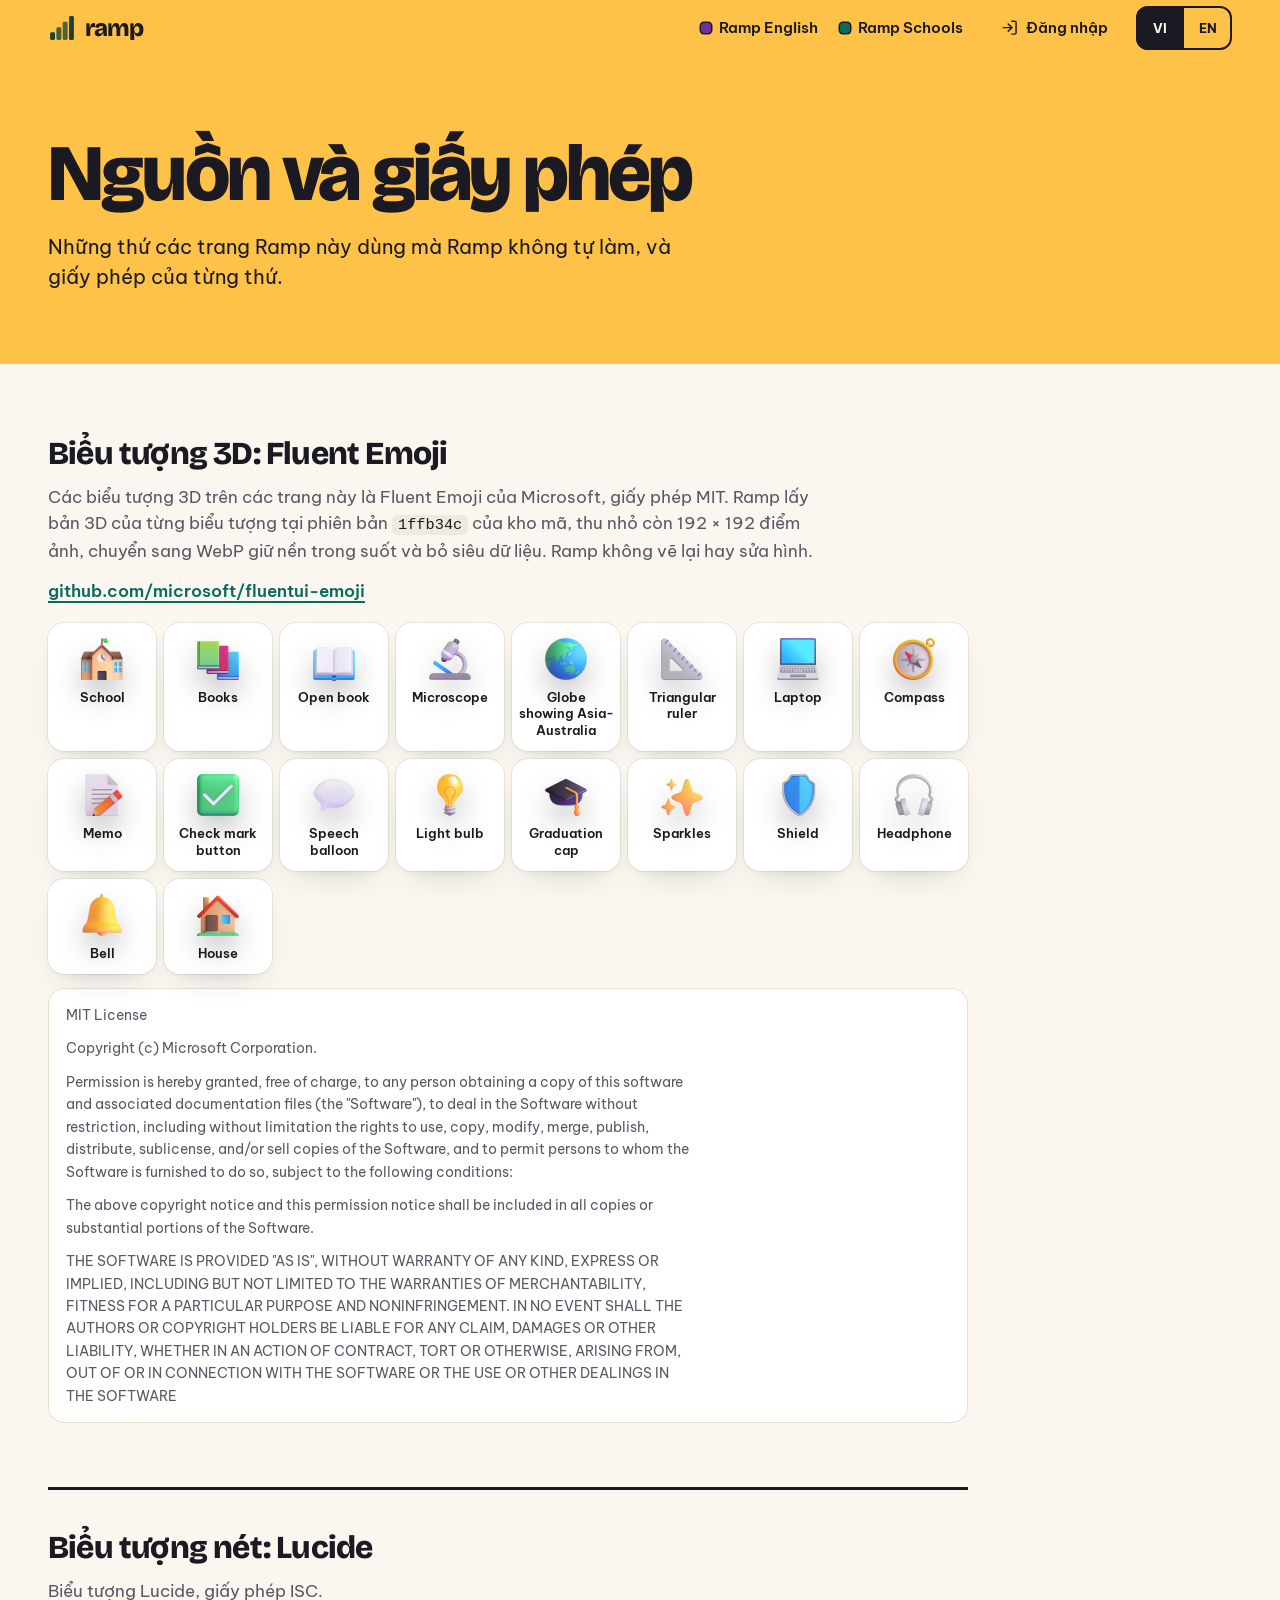
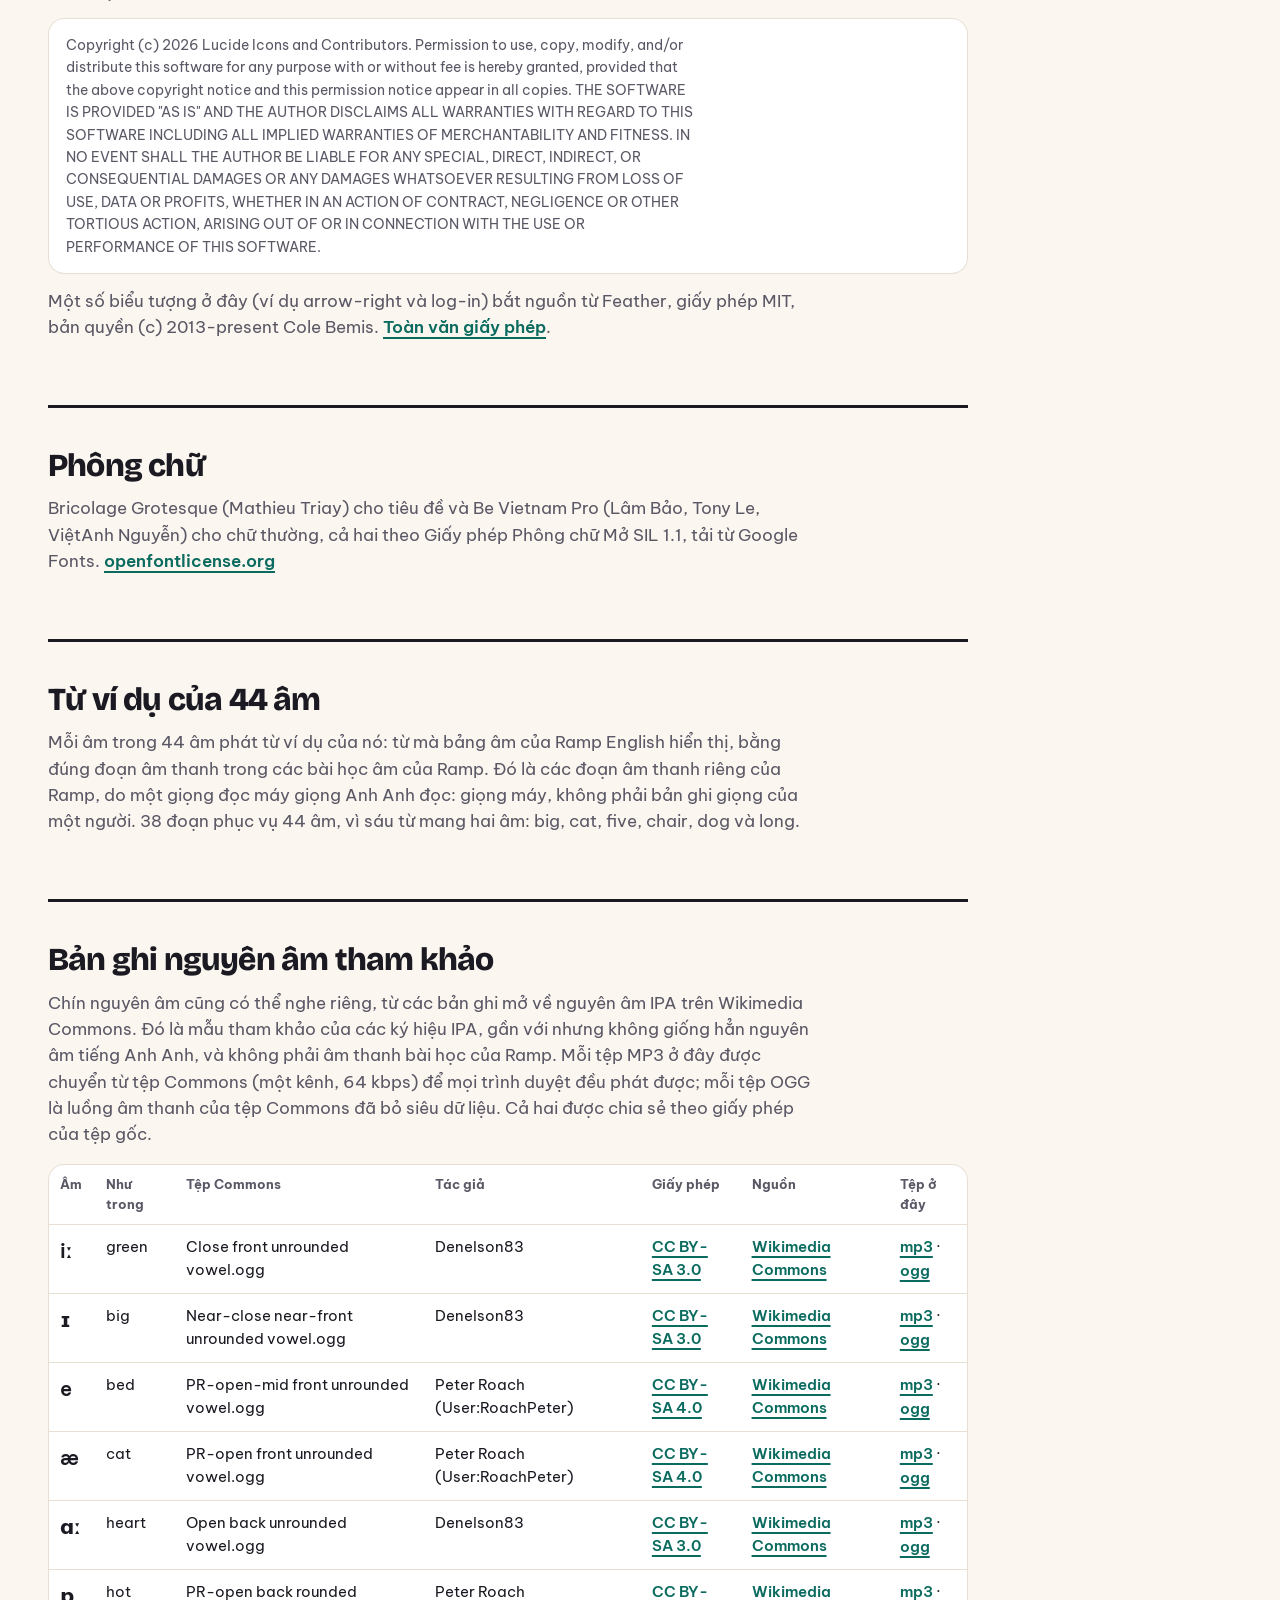
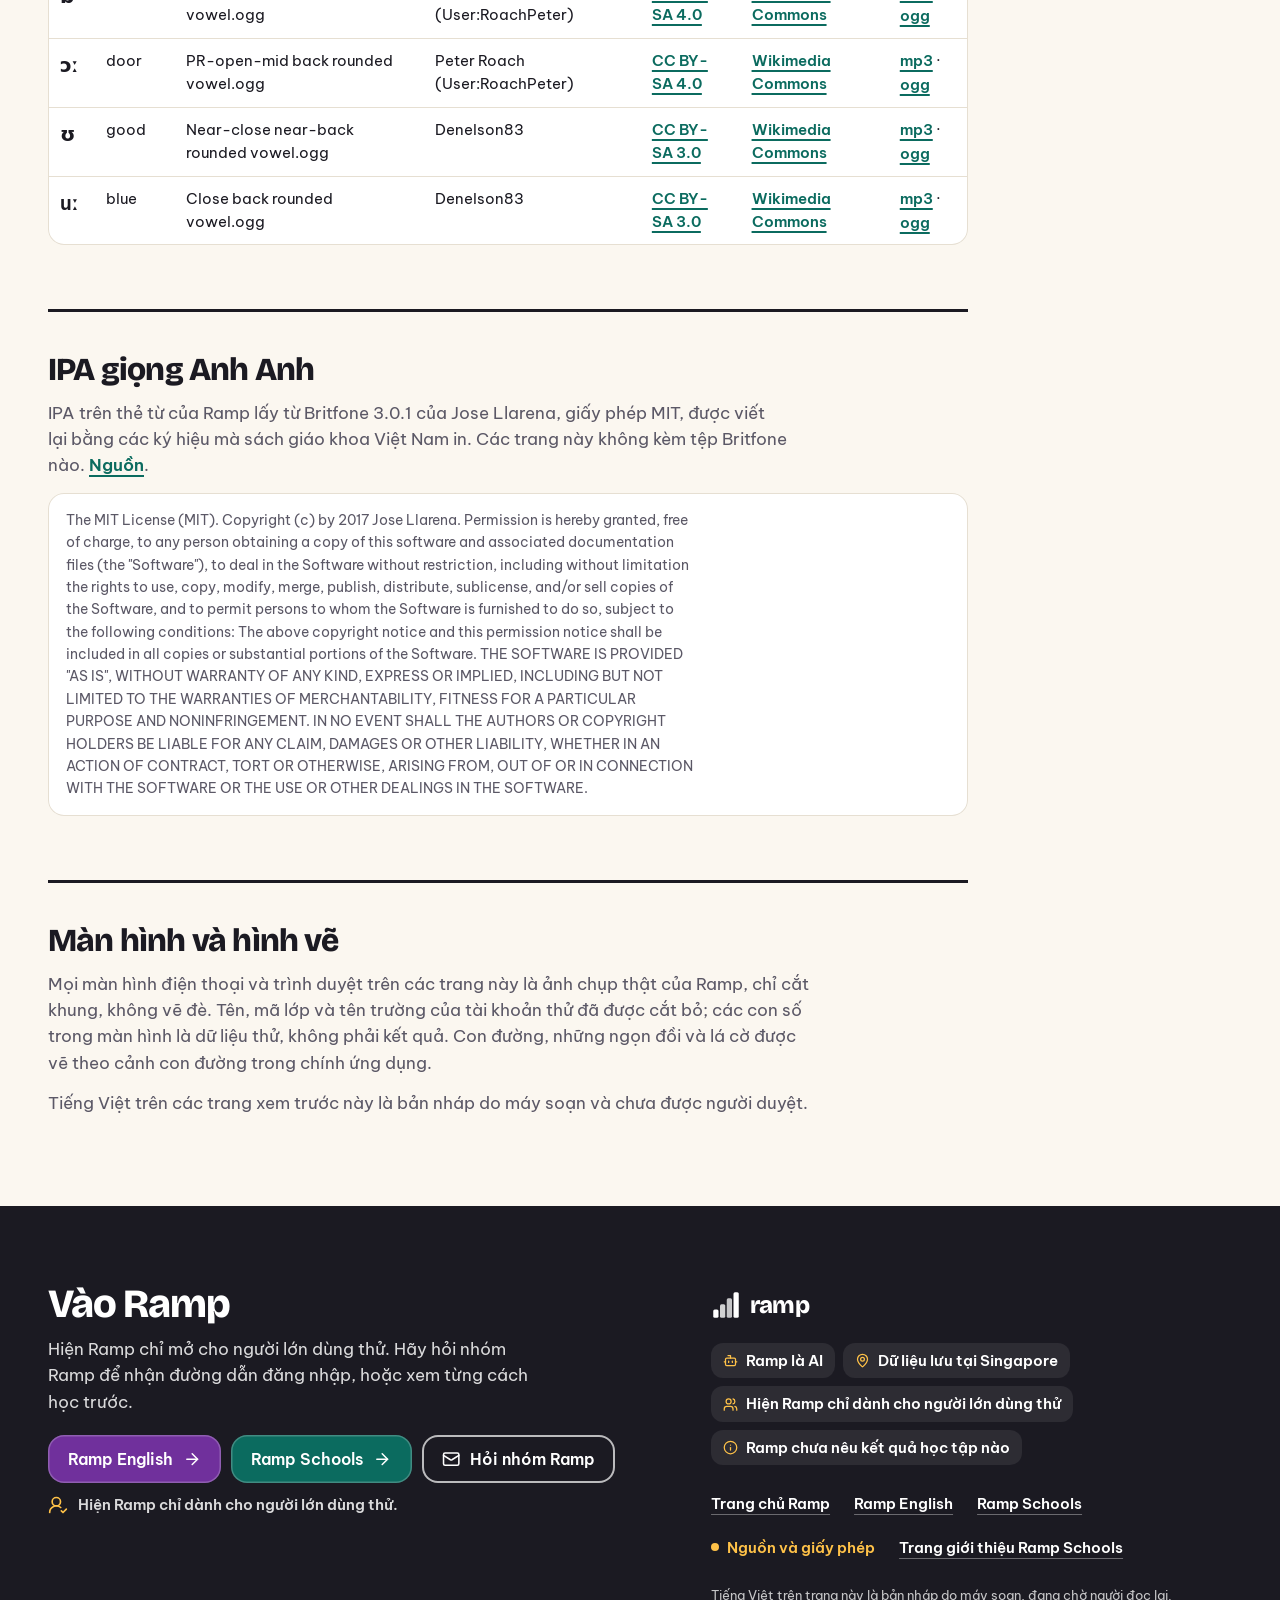
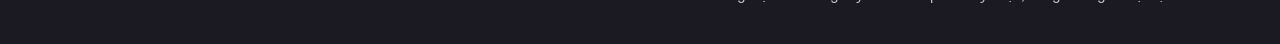
<file: ramp-preview/credits.html>
<!doctype html>
<html lang="vi" data-lang="vi">
<head>
<meta charset="utf-8">
<meta name="viewport" content="width=device-width, initial-scale=1">
<meta name="robots" content="noindex, nofollow">
<meta name="color-scheme" content="light">
<meta name="theme-color" content="#FFC248">
<title>Ramp · Nguồn và giấy phép</title>
<meta name="title-vi" content="Ramp · Nguồn và giấy phép">
<meta name="title-en" content="Ramp · Credits">
<link rel="icon" href="assets/favicon.svg" type="image/svg+xml">
<link rel="preconnect" href="https://fonts.googleapis.com">
<link rel="preconnect" href="https://fonts.gstatic.com" crossorigin>
<link rel="stylesheet" href="https://fonts.googleapis.com/css2?family=Bricolage+Grotesque:opsz,wght@12..96,600..800&family=Be+Vietnam+Pro:wght@400;500;600;700&display=swap">
<link rel="stylesheet" href="assets/css/site.css">
<link rel="stylesheet" href="assets/css/ramp-family.css">
<link rel="stylesheet" href="assets/css/front.css">
<script>(function(){var d=document.documentElement;d.classList.add('js');try{var l=localStorage.getItem('ramp-lang');if(l==='en'||l==='vi'){d.setAttribute('data-lang',l);d.lang=l}}catch(e){}})();</script>
</head>
<body class="p-front credits-page">
<a class="skip" href="#main"><span data-l="vi" lang="vi">Đến nội dung chính</span><span data-l="en" lang="en">Skip to the content</span></a>

<header class="nav top" id="nav">
  <div class="nav-in">
    <a class="brand" href="index.html">
      <svg class="mark" viewBox="0 0 40 40" aria-hidden="true" focusable="false"><rect x="3" y="26" width="7" height="11" rx="2" fill="#1B4332"/><rect x="12" y="19" width="7" height="18" rx="2" fill="#1B4332" fill-opacity="0.8"/><rect x="21" y="11" width="7" height="26" rx="2" fill="#1B4332" fill-opacity="0.75"/><rect x="30" y="3" width="7" height="34" rx="2" fill="#1B4332"/></svg><span class="word">ramp</span>
    </a>
    <nav class="fnav" aria-label="Ramp">
      <a href="english.html" class="to-e">Ramp English</a>
      <a href="schools.html" class="to-k">Ramp Schools</a>
    </nav>
    <a class="nav-login" href="#login"><svg class="ic" viewBox="0 0 24 24" aria-hidden="true" focusable="false"><path d="m10 17 5-5-5-5"/><path d="M15 12H3"/><path d="M15 3h4a2 2 0 0 1 2 2v14a2 2 0 0 1-2 2h-4"/></svg><span data-l="vi" lang="vi">Đăng nhập</span><span data-l="en" lang="en">Log in</span></a>
    <div class="lang" role="group" aria-label="Ngôn ngữ / Language">
      <button type="button" data-set="vi" lang="vi" aria-label="Tiếng Việt" aria-pressed="true"><span>VI</span></button>
      <button type="button" data-set="en" lang="en" aria-label="English" aria-pressed="false"><span>EN</span></button>
    </div>
  </div>
</header>

<main id="main">
<section class="hero cr-hero" id="top" aria-labelledby="h-top">
  <div class="wrap">
    <h1 id="h-top" class="display"><span data-l="vi" lang="vi">Nguồn và giấy phép</span><span data-l="en" lang="en">Credits</span></h1>
    <p class="promise"><span data-l="vi" lang="vi">Những thứ các trang Ramp này dùng mà Ramp không tự làm, và giấy phép của từng thứ.</span><span data-l="en" lang="en">What these Ramp pages use that Ramp did not make, and the licence for each.</span></p>
  </div>
</section>

<div class="wrap cr">

  <section aria-labelledby="c-fx">
    <h2 class="h2s" id="c-fx"><span data-l="vi" lang="vi">Biểu tượng 3D: Fluent Emoji</span><span data-l="en" lang="en">3D icons: Fluent Emoji</span></h2>
    <p><span data-l="vi" lang="vi">Các biểu tượng 3D trên các trang này là Fluent Emoji của Microsoft, giấy phép MIT. Ramp lấy bản 3D của từng biểu tượng tại phiên bản <code>1ffb34c</code> của kho mã, thu nhỏ còn 192 × 192 điểm ảnh, chuyển sang WebP giữ nền trong suốt và bỏ siêu dữ liệu. Ramp không vẽ lại hay sửa hình.</span><span data-l="en" lang="en">The 3D icons on these pages are Microsoft's Fluent Emoji, MIT licence. Ramp took the 3D version of each icon at commit <code>1ffb34c</code> of the repository, scaled it to 192 × 192 pixels, converted it to WebP with its transparent background, and removed its metadata. Ramp did not redraw or change the pictures.</span></p>
    <p><a href="https://github.com/microsoft/fluentui-emoji">github.com/microsoft/fluentui-emoji</a></p>
    <ul class="cr-icons" lang="en">
      <li><img class="fx" src="assets/fx/school.webp" width="48" height="48" alt="" loading="lazy">School</li>
      <li><img class="fx" src="assets/fx/books.webp" width="48" height="48" alt="" loading="lazy">Books</li>
      <li><img class="fx" src="assets/fx/open-book.webp" width="48" height="48" alt="" loading="lazy">Open book</li>
      <li><img class="fx" src="assets/fx/microscope.webp" width="48" height="48" alt="" loading="lazy">Microscope</li>
      <li><img class="fx" src="assets/fx/globe-asia.webp" width="48" height="48" alt="" loading="lazy">Globe showing Asia-Australia</li>
      <li><img class="fx" src="assets/fx/triangular-ruler.webp" width="48" height="48" alt="" loading="lazy">Triangular ruler</li>
      <li><img class="fx" src="assets/fx/laptop.webp" width="48" height="48" alt="" loading="lazy">Laptop</li>
      <li><img class="fx" src="assets/fx/compass.webp" width="48" height="48" alt="" loading="lazy">Compass</li>
      <li><img class="fx" src="assets/fx/memo.webp" width="48" height="48" alt="" loading="lazy">Memo</li>
      <li><img class="fx" src="assets/fx/check-mark.webp" width="48" height="48" alt="" loading="lazy">Check mark button</li>
      <li><img class="fx" src="assets/fx/speech-balloon.webp" width="48" height="48" alt="" loading="lazy">Speech balloon</li>
      <li><img class="fx" src="assets/fx/light-bulb.webp" width="48" height="48" alt="" loading="lazy">Light bulb</li>
      <li><img class="fx" src="assets/fx/graduation-cap.webp" width="48" height="48" alt="" loading="lazy">Graduation cap</li>
      <li><img class="fx" src="assets/fx/sparkles.webp" width="48" height="48" alt="" loading="lazy">Sparkles</li>
      <li><img class="fx" src="assets/fx/shield.webp" width="48" height="48" alt="" loading="lazy">Shield</li>
      <li><img class="fx" src="assets/fx/headphone.webp" width="48" height="48" alt="" loading="lazy">Headphone</li>
      <li><img class="fx" src="assets/fx/bell.webp" width="48" height="48" alt="" loading="lazy">Bell</li>
      <li><img class="fx" src="assets/fx/house.webp" width="48" height="48" alt="" loading="lazy">House</li>
    </ul>
    <div class="cr-lic" lang="en">
      <p>MIT License</p>
      <p>Copyright (c) Microsoft Corporation.</p>
      <p>Permission is hereby granted, free of charge, to any person obtaining a copy of this software and associated documentation files (the "Software"), to deal in the Software without restriction, including without limitation the rights to use, copy, modify, merge, publish, distribute, sublicense, and/or sell copies of the Software, and to permit persons to whom the Software is furnished to do so, subject to the following conditions:</p>
      <p>The above copyright notice and this permission notice shall be included in all copies or substantial portions of the Software.</p>
      <p>THE SOFTWARE IS PROVIDED "AS IS", WITHOUT WARRANTY OF ANY KIND, EXPRESS OR IMPLIED, INCLUDING BUT NOT LIMITED TO THE WARRANTIES OF MERCHANTABILITY, FITNESS FOR A PARTICULAR PURPOSE AND NONINFRINGEMENT. IN NO EVENT SHALL THE AUTHORS OR COPYRIGHT HOLDERS BE LIABLE FOR ANY CLAIM, DAMAGES OR OTHER LIABILITY, WHETHER IN AN ACTION OF CONTRACT, TORT OR OTHERWISE, ARISING FROM, OUT OF OR IN CONNECTION WITH THE SOFTWARE OR THE USE OR OTHER DEALINGS IN THE SOFTWARE</p>
    </div>
  </section>

  <section aria-labelledby="c-lu">
    <h2 class="h2s" id="c-lu"><span data-l="vi" lang="vi">Biểu tượng nét: Lucide</span><span data-l="en" lang="en">Line icons: Lucide</span></h2>
    <p><span data-l="vi" lang="vi">Biểu tượng Lucide, giấy phép ISC.</span><span data-l="en" lang="en">Lucide icons, ISC licence.</span></p>
    <div class="cr-lic" lang="en">
      <p>Copyright (c) 2026 Lucide Icons and Contributors. Permission to use, copy, modify, and/or distribute this software for any purpose with or without fee is hereby granted, provided that the above copyright notice and this permission notice appear in all copies. THE SOFTWARE IS PROVIDED "AS IS" AND THE AUTHOR DISCLAIMS ALL WARRANTIES WITH REGARD TO THIS SOFTWARE INCLUDING ALL IMPLIED WARRANTIES OF MERCHANTABILITY AND FITNESS. IN NO EVENT SHALL THE AUTHOR BE LIABLE FOR ANY SPECIAL, DIRECT, INDIRECT, OR CONSEQUENTIAL DAMAGES OR ANY DAMAGES WHATSOEVER RESULTING FROM LOSS OF USE, DATA OR PROFITS, WHETHER IN AN ACTION OF CONTRACT, NEGLIGENCE OR OTHER TORTIOUS ACTION, ARISING OUT OF OR IN CONNECTION WITH THE USE OR PERFORMANCE OF THIS SOFTWARE.</p>
    </div>
    <p><span data-l="vi" lang="vi">Một số biểu tượng ở đây (ví dụ arrow-right và log-in) bắt nguồn từ Feather, giấy phép MIT, bản quyền (c) 2013-present Cole Bemis.</span><span data-l="en" lang="en">Some of the icons used here (arrow-right and log-in, for example) are derived from Feather, MIT licence, copyright (c) 2013-present Cole Bemis.</span> <a href="assets/LICENSE-lucide.txt"><span data-l="vi" lang="vi">Toàn văn giấy phép</span><span data-l="en" lang="en">The full licence text</span></a>.</p>
  </section>

  <section aria-labelledby="c-fo">
    <h2 class="h2s" id="c-fo"><span data-l="vi" lang="vi">Phông chữ</span><span data-l="en" lang="en">Fonts</span></h2>
    <p><span data-l="vi" lang="vi">Bricolage Grotesque (Mathieu Triay) cho tiêu đề và Be Vietnam Pro (Lâm Bảo, Tony Le, ViệtAnh Nguyễn) cho chữ thường, cả hai theo Giấy phép Phông chữ Mở SIL 1.1, tải từ Google Fonts.</span><span data-l="en" lang="en">Bricolage Grotesque (Mathieu Triay) for headings and Be Vietnam Pro (Lâm Bảo, Tony Le, ViệtAnh Nguyễn) for text, both under the SIL Open Font Licence 1.1, loaded from Google Fonts.</span> <a href="https://openfontlicense.org">openfontlicense.org</a></p>
  </section>

  <section aria-labelledby="c-w">
    <h2 class="h2s" id="c-w"><span data-l="vi" lang="vi">Từ ví dụ của 44 âm</span><span data-l="en" lang="en">Example words for the 44 sounds</span></h2>
    <p><span data-l="vi" lang="vi">Mỗi âm trong 44 âm phát từ ví dụ của nó: từ mà bảng âm của Ramp English hiển thị, bằng đúng đoạn âm thanh trong các bài học âm của Ramp. Đó là các đoạn âm thanh riêng của Ramp, do một giọng đọc máy giọng Anh Anh đọc: giọng máy, không phải bản ghi giọng của một người. 38 đoạn phục vụ 44 âm, vì sáu từ mang hai âm: big, cat, five, chair, dog và long.</span><span data-l="en" lang="en">Each of the 44 sounds plays its example word: the word the Ramp English sound chart shows, in the very clip from Ramp's own sound lessons. These are Ramp's own clips, said by a British text-to-speech voice: a computer voice, not a recording of a person. 38 clips serve the 44 sounds, because six words show two sounds: big, cat, five, chair, dog and long.</span></p>
  </section>

  <section aria-labelledby="c-v">
    <h2 class="h2s" id="c-v"><span data-l="vi" lang="vi">Bản ghi nguyên âm tham khảo</span><span data-l="en" lang="en">Reference vowel recordings</span></h2>
    <p><span data-l="vi" lang="vi">Chín nguyên âm cũng có thể nghe riêng, từ các bản ghi mở về nguyên âm IPA trên Wikimedia Commons. Đó là mẫu tham khảo của các ký hiệu IPA, gần với nhưng không giống hẳn nguyên âm tiếng Anh Anh, và không phải âm thanh bài học của Ramp. Mỗi tệp MP3 ở đây được chuyển từ tệp Commons (một kênh, 64 kbps) để mọi trình duyệt đều phát được; mỗi tệp OGG là luồng âm thanh của tệp Commons đã bỏ siêu dữ liệu. Cả hai được chia sẻ theo giấy phép của tệp gốc.</span><span data-l="en" lang="en">Nine vowels can also be heard alone, from open recordings of IPA vowels on Wikimedia Commons. They are reference samples of the IPA symbols, close to but not the same as the British English vowels, and they are not Ramp's lesson audio. Each MP3 here was converted from the Commons file (mono, 64 kbps) so that every browser can play it; each OGG is the Commons audio stream with its metadata removed. Both are shared under the licence of the original file.</span></p>
    <div class="cr-tw" tabindex="0" role="region" aria-labelledby="c-v">
      <table>
        <thead><tr>
          <th><span data-l="vi" lang="vi">Âm</span><span data-l="en" lang="en">Sound</span></th>
          <th><span data-l="vi" lang="vi">Như trong</span><span data-l="en" lang="en">As in</span></th>
          <th><span data-l="vi" lang="vi">Tệp Commons</span><span data-l="en" lang="en">Commons file</span></th>
          <th><span data-l="vi" lang="vi">Tác giả</span><span data-l="en" lang="en">Author</span></th>
          <th><span data-l="vi" lang="vi">Giấy phép</span><span data-l="en" lang="en">Licence</span></th>
          <th><span data-l="vi" lang="vi">Nguồn</span><span data-l="en" lang="en">Source</span></th>
          <th><span data-l="vi" lang="vi">Tệp ở đây</span><span data-l="en" lang="en">Files here</span></th>
        </tr></thead>
        <tbody lang="en">
          <tr><td class="sym">iː</td><td>green</td><td>Close front unrounded vowel.ogg</td><td>Denelson83</td><td><a href="https://creativecommons.org/licenses/by-sa/3.0/">CC BY-SA 3.0</a></td><td><a href="https://commons.wikimedia.org/wiki/File:Close_front_unrounded_vowel.ogg">Wikimedia Commons</a></td><td><a href="assets/audio/ii.mp3">mp3</a> · <a href="assets/audio/ii.ogg">ogg</a></td></tr>
          <tr><td class="sym">ɪ</td><td>big</td><td>Near-close near-front unrounded vowel.ogg</td><td>Denelson83</td><td><a href="https://creativecommons.org/licenses/by-sa/3.0/">CC BY-SA 3.0</a></td><td><a href="https://commons.wikimedia.org/wiki/File:Near-close_near-front_unrounded_vowel.ogg">Wikimedia Commons</a></td><td><a href="assets/audio/i.mp3">mp3</a> · <a href="assets/audio/i.ogg">ogg</a></td></tr>
          <tr><td class="sym">e</td><td>bed</td><td>PR-open-mid front unrounded vowel.ogg</td><td>Peter Roach (User:RoachPeter)</td><td><a href="https://creativecommons.org/licenses/by-sa/4.0">CC BY-SA 4.0</a></td><td><a href="https://commons.wikimedia.org/wiki/File:PR-open-mid_front_unrounded_vowel.ogg">Wikimedia Commons</a></td><td><a href="assets/audio/e.mp3">mp3</a> · <a href="assets/audio/e.ogg">ogg</a></td></tr>
          <tr><td class="sym">æ</td><td>cat</td><td>PR-open front unrounded vowel.ogg</td><td>Peter Roach (User:RoachPeter)</td><td><a href="https://creativecommons.org/licenses/by-sa/4.0">CC BY-SA 4.0</a></td><td><a href="https://commons.wikimedia.org/wiki/File:PR-open_front_unrounded_vowel.ogg">Wikimedia Commons</a></td><td><a href="assets/audio/ae.mp3">mp3</a> · <a href="assets/audio/ae.ogg">ogg</a></td></tr>
          <tr><td class="sym">ɑː</td><td>heart</td><td>Open back unrounded vowel.ogg</td><td>Denelson83</td><td><a href="https://creativecommons.org/licenses/by-sa/3.0/">CC BY-SA 3.0</a></td><td><a href="https://commons.wikimedia.org/wiki/File:Open_back_unrounded_vowel.ogg">Wikimedia Commons</a></td><td><a href="assets/audio/aa.mp3">mp3</a> · <a href="assets/audio/aa.ogg">ogg</a></td></tr>
          <tr><td class="sym">ɒ</td><td>hot</td><td>PR-open back rounded vowel.ogg</td><td>Peter Roach (User:RoachPeter)</td><td><a href="https://creativecommons.org/licenses/by-sa/4.0">CC BY-SA 4.0</a></td><td><a href="https://commons.wikimedia.org/wiki/File:PR-open_back_rounded_vowel.ogg">Wikimedia Commons</a></td><td><a href="assets/audio/o.mp3">mp3</a> · <a href="assets/audio/o.ogg">ogg</a></td></tr>
          <tr><td class="sym">ɔː</td><td>door</td><td>PR-open-mid back rounded vowel.ogg</td><td>Peter Roach (User:RoachPeter)</td><td><a href="https://creativecommons.org/licenses/by-sa/4.0">CC BY-SA 4.0</a></td><td><a href="https://commons.wikimedia.org/wiki/File:PR-open-mid_back_rounded_vowel.ogg">Wikimedia Commons</a></td><td><a href="assets/audio/oo.mp3">mp3</a> · <a href="assets/audio/oo.ogg">ogg</a></td></tr>
          <tr><td class="sym">ʊ</td><td>good</td><td>Near-close near-back rounded vowel.ogg</td><td>Denelson83</td><td><a href="https://creativecommons.org/licenses/by-sa/3.0/">CC BY-SA 3.0</a></td><td><a href="https://commons.wikimedia.org/wiki/File:Near-close_near-back_rounded_vowel.ogg">Wikimedia Commons</a></td><td><a href="assets/audio/u.mp3">mp3</a> · <a href="assets/audio/u.ogg">ogg</a></td></tr>
          <tr><td class="sym">uː</td><td>blue</td><td>Close back rounded vowel.ogg</td><td>Denelson83</td><td><a href="https://creativecommons.org/licenses/by-sa/3.0/">CC BY-SA 3.0</a></td><td><a href="https://commons.wikimedia.org/wiki/File:Close_back_rounded_vowel.ogg">Wikimedia Commons</a></td><td><a href="assets/audio/uu.mp3">mp3</a> · <a href="assets/audio/uu.ogg">ogg</a></td></tr>
        </tbody>
      </table>
    </div>
  </section>

  <section aria-labelledby="c-b">
    <h2 class="h2s" id="c-b"><span data-l="vi" lang="vi">IPA giọng Anh Anh</span><span data-l="en" lang="en">British IPA</span></h2>
    <p><span data-l="vi" lang="vi">IPA trên thẻ từ của Ramp lấy từ Britfone 3.0.1 của Jose Llarena, giấy phép MIT, được viết lại bằng các ký hiệu mà sách giáo khoa Việt Nam in. Các trang này không kèm tệp Britfone nào.</span><span data-l="en" lang="en">The IPA on Ramp's word cards comes from Britfone 3.0.1 by Jose Llarena, MIT licence, respelled in the symbols Vietnamese textbooks print. No Britfone file is shipped on these pages.</span> <a href="https://github.com/JoseLlarena/Britfone"><span data-l="vi" lang="vi">Nguồn</span><span data-l="en" lang="en">Source</span></a>.</p>
    <div class="cr-lic" lang="en">
      <p>The MIT License (MIT). Copyright (c) by 2017 Jose Llarena. Permission is hereby granted, free of charge, to any person obtaining a copy of this software and associated documentation files (the "Software"), to deal in the Software without restriction, including without limitation the rights to use, copy, modify, merge, publish, distribute, sublicense, and/or sell copies of the Software, and to permit persons to whom the Software is furnished to do so, subject to the following conditions: The above copyright notice and this permission notice shall be included in all copies or substantial portions of the Software. THE SOFTWARE IS PROVIDED "AS IS", WITHOUT WARRANTY OF ANY KIND, EXPRESS OR IMPLIED, INCLUDING BUT NOT LIMITED TO THE WARRANTIES OF MERCHANTABILITY, FITNESS FOR A PARTICULAR PURPOSE AND NONINFRINGEMENT. IN NO EVENT SHALL THE AUTHORS OR COPYRIGHT HOLDERS BE LIABLE FOR ANY CLAIM, DAMAGES OR OTHER LIABILITY, WHETHER IN AN ACTION OF CONTRACT, TORT OR OTHERWISE, ARISING FROM, OUT OF OR IN CONNECTION WITH THE SOFTWARE OR THE USE OR OTHER DEALINGS IN THE SOFTWARE.</p>
    </div>
  </section>

  <section aria-labelledby="c-s">
    <h2 class="h2s" id="c-s"><span data-l="vi" lang="vi">Màn hình và hình vẽ</span><span data-l="en" lang="en">Screens and drawings</span></h2>
    <p><span data-l="vi" lang="vi">Mọi màn hình điện thoại và trình duyệt trên các trang này là ảnh chụp thật của Ramp, chỉ cắt khung, không vẽ đè. Tên, mã lớp và tên trường của tài khoản thử đã được cắt bỏ; các con số trong màn hình là dữ liệu thử, không phải kết quả. Con đường, những ngọn đồi và lá cờ được vẽ theo cảnh con đường trong chính ứng dụng.</span><span data-l="en" lang="en">Every phone and browser screen on these pages is a real screenshot of Ramp, cropped and never painted over. Names, class codes and school names from test accounts are cropped out; numbers in the screens are test data, not results. The road, the hills and the flags are drawn from the app's own road scene.</span></p>
    <p><span data-l="vi" lang="vi">Tiếng Việt trên các trang xem trước này là bản nháp do máy soạn và chưa được người duyệt.</span><span data-l="en" lang="en">The Vietnamese on these preview pages is a machine draft that no person has reviewed yet.</span></p>
  </section>

</div>
</main>

<footer class="ffoot">
  <div class="wrap ff-grid">
    <div class="ff-login" id="login">
      <h2 class="ff-h"><span data-l="vi" lang="vi">Vào Ramp</span><span data-l="en" lang="en">Go to Ramp</span></h2>
      <p><span data-l="vi" lang="vi">Hiện Ramp chỉ mở cho người lớn dùng thử. Hãy hỏi nhóm Ramp để nhận đường dẫn đăng nhập, hoặc xem từng cách học trước.</span><span data-l="en" lang="en">For now Ramp is open to adult testers only. Ask the Ramp team for the log-in link, or look at each way to learn first.</span></p>
      <div class="ff-btns">
        <a class="btn b-e" href="english.html">Ramp English<svg class="ic" viewBox="0 0 24 24" aria-hidden="true" focusable="false"><path d="M5 12h14"/><path d="m12 5 7 7-7 7"/></svg></a>
        <a class="btn b-k" href="schools.html">Ramp Schools<svg class="ic" viewBox="0 0 24 24" aria-hidden="true" focusable="false"><path d="M5 12h14"/><path d="m12 5 7 7-7 7"/></svg></a>
        <a class="btn b-m" href="mailto:pr3n3v@gmail.com?subject=Ramp%20access"><svg class="ic" viewBox="0 0 24 24" aria-hidden="true" focusable="false"><path d="m22 7-8.991 5.727a2 2 0 0 1-2.009 0L2 7"/><rect x="2" y="4" width="20" height="16" rx="2"/></svg><span data-l="vi" lang="vi">Hỏi nhóm Ramp</span><span data-l="en" lang="en">Ask the Ramp team</span></a>
      </div>
      <p class="ff-adult"><svg class="ic" viewBox="0 0 24 24" aria-hidden="true" focusable="false"><path d="M2 21a8 8 0 0 1 13.292-6"/><circle cx="10" cy="8" r="5"/><path d="m16 19 2 2 4-4"/></svg><span data-l="vi" lang="vi">Hiện Ramp chỉ dành cho người lớn dùng thử.</span><span data-l="en" lang="en">For now Ramp is for adult testers only.</span></p>
    </div>
    <div class="ff-side">
      <a class="wm" href="index.html"><svg class="mk" viewBox="0 0 40 40" aria-hidden="true" focusable="false"><rect x="3" y="26" width="7" height="11" rx="2" fill="#FFFFFF"/><rect x="12" y="19" width="7" height="18" rx="2" fill="#FFFFFF" fill-opacity="0.8"/><rect x="21" y="11" width="7" height="26" rx="2" fill="#FFFFFF" fill-opacity="0.75"/><rect x="30" y="3" width="7" height="34" rx="2" fill="#FFFFFF"/></svg><span class="word">ramp</span></a>
      <ul class="rf-facts">
        <li><svg class="ic" viewBox="0 0 24 24" aria-hidden="true" focusable="false"><path d="M12 8V4H8"/> <rect width="16" height="12" x="4" y="8" rx="2"/> <path d="M2 14h2"/> <path d="M20 14h2"/> <path d="M15 13v2"/> <path d="M9 13v2"/></svg><span data-l="vi" lang="vi">Ramp là AI</span><span data-l="en" lang="en">Ramp is an AI</span></li>
        <li><svg class="ic" viewBox="0 0 24 24" aria-hidden="true" focusable="false"><path d="M20 10c0 4.993-5.539 10.193-7.399 11.799a1 1 0 0 1-1.202 0C9.539 20.193 4 14.993 4 10a8 8 0 0 1 16 0"/> <circle cx="12" cy="10" r="3"/></svg><span data-l="vi" lang="vi">Dữ liệu lưu tại Singapore</span><span data-l="en" lang="en">Data is stored in Singapore</span></li>
        <li><svg class="ic" viewBox="0 0 24 24" aria-hidden="true" focusable="false"><path d="M16 21v-2a4 4 0 0 0-4-4H6a4 4 0 0 0-4 4v2"/> <path d="M16 3.128a4 4 0 0 1 0 7.744"/> <path d="M22 21v-2a4 4 0 0 0-3-3.87"/> <circle cx="9" cy="7" r="4"/></svg><span data-l="vi" lang="vi">Hiện Ramp chỉ dành cho người lớn dùng thử</span><span data-l="en" lang="en">For now Ramp is for adult testers only</span></li>
        <li><svg class="ic" viewBox="0 0 24 24" aria-hidden="true" focusable="false"><circle cx="12" cy="12" r="10"/> <path d="M12 16v-4"/> <path d="M12 8h.01"/></svg><span data-l="vi" lang="vi">Ramp chưa nêu kết quả học tập nào</span><span data-l="en" lang="en">Ramp claims no learning results yet</span></li>
      </ul>
      <nav class="rf-links" aria-label="Ramp">
        <a href="index.html"><span data-l="vi" lang="vi">Trang chủ Ramp</span><span data-l="en" lang="en">Ramp home</span></a>
        <a href="english.html">Ramp English</a>
        <a href="schools.html">Ramp Schools</a>
        <a href="credits.html" aria-current="page"><span data-l="vi" lang="vi">Nguồn và giấy phép</span><span data-l="en" lang="en">Credits</span></a>
        <a href="../index.html"><span data-l="vi" lang="vi">Trang giới thiệu Ramp Schools</span><span data-l="en" lang="en">The Ramp Schools explainer</span></a>
      </nav>
      <p class="fine"><span data-l="vi" lang="vi">Tiếng Việt trên trang này là bản nháp do máy soạn, đang chờ người đọc lại.</span><span data-l="en" lang="en">The Vietnamese on this page is a machine draft, awaiting a person's reading.</span></p>
    </div>
  </div>
</footer>

<script src="assets/js/front.js" defer></script>
<script src="assets/js/ramp-family.js" defer></script>
</body>
</html>
</file>
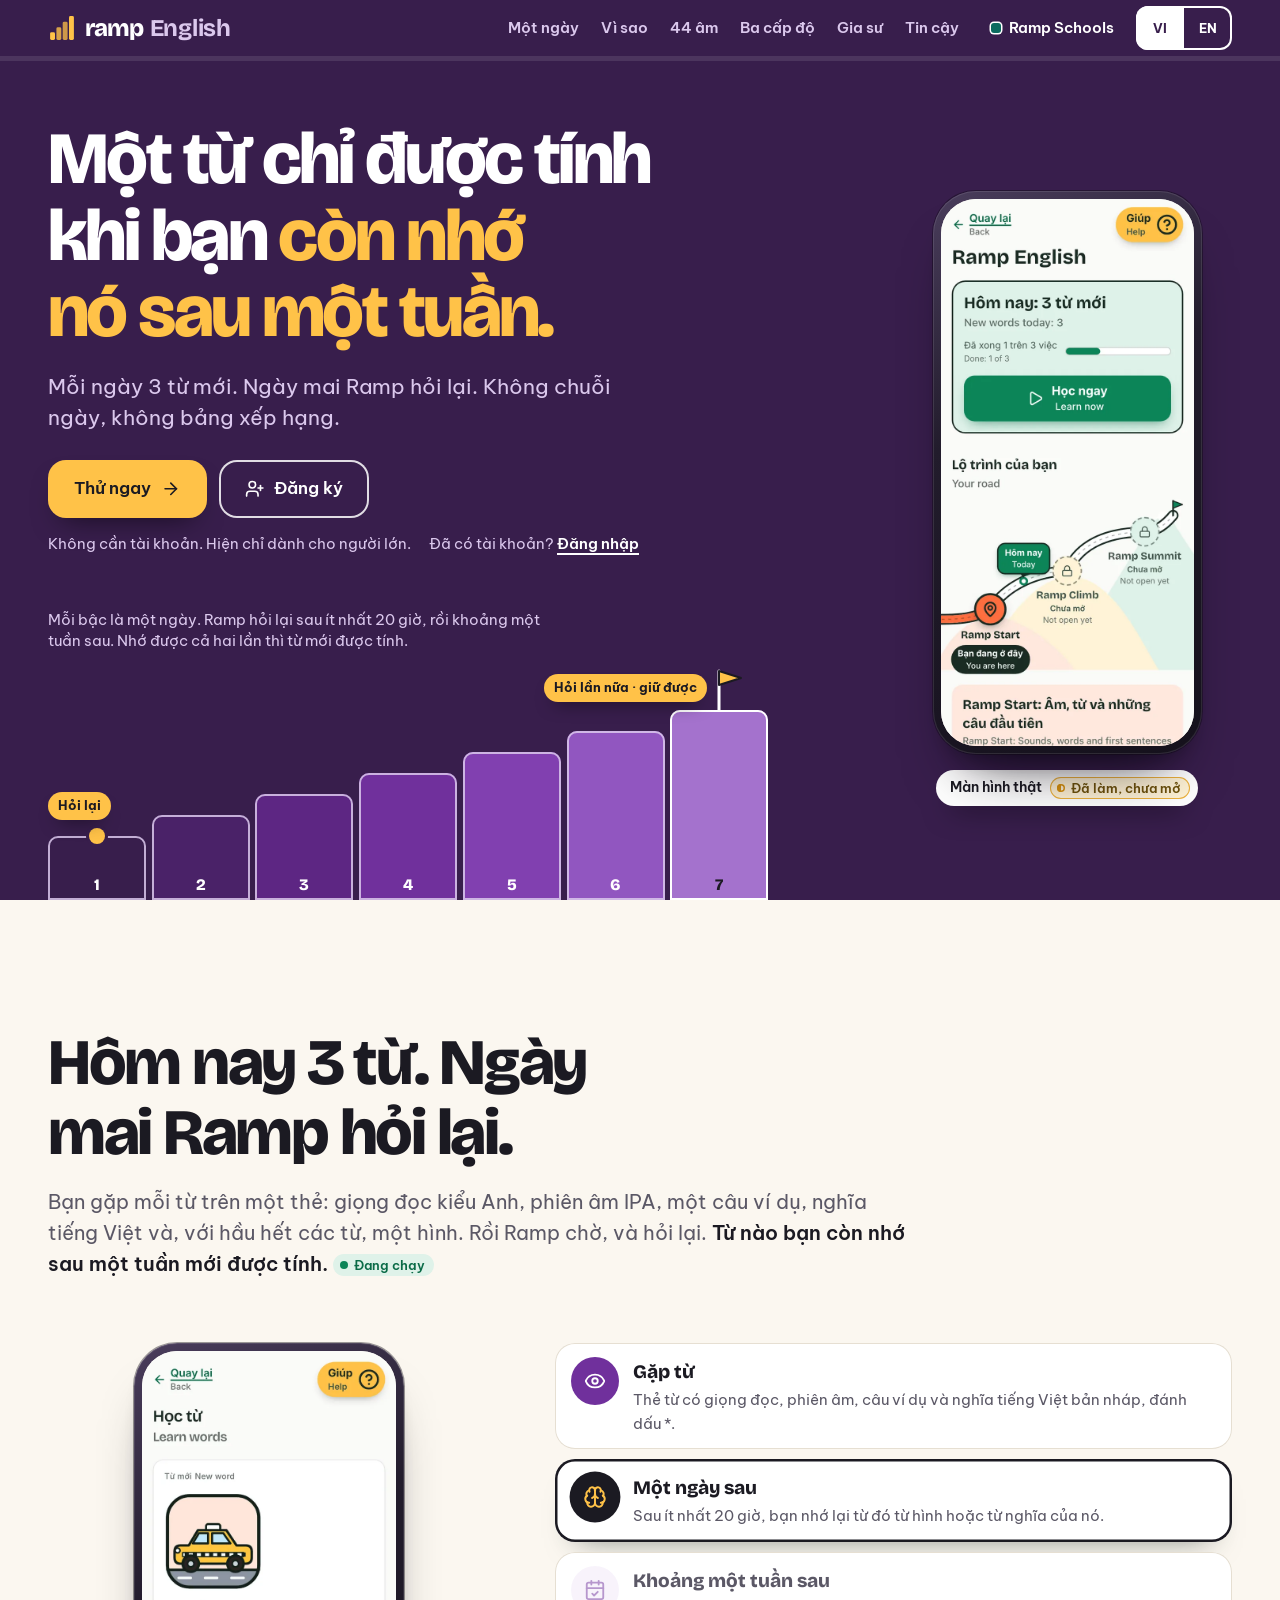
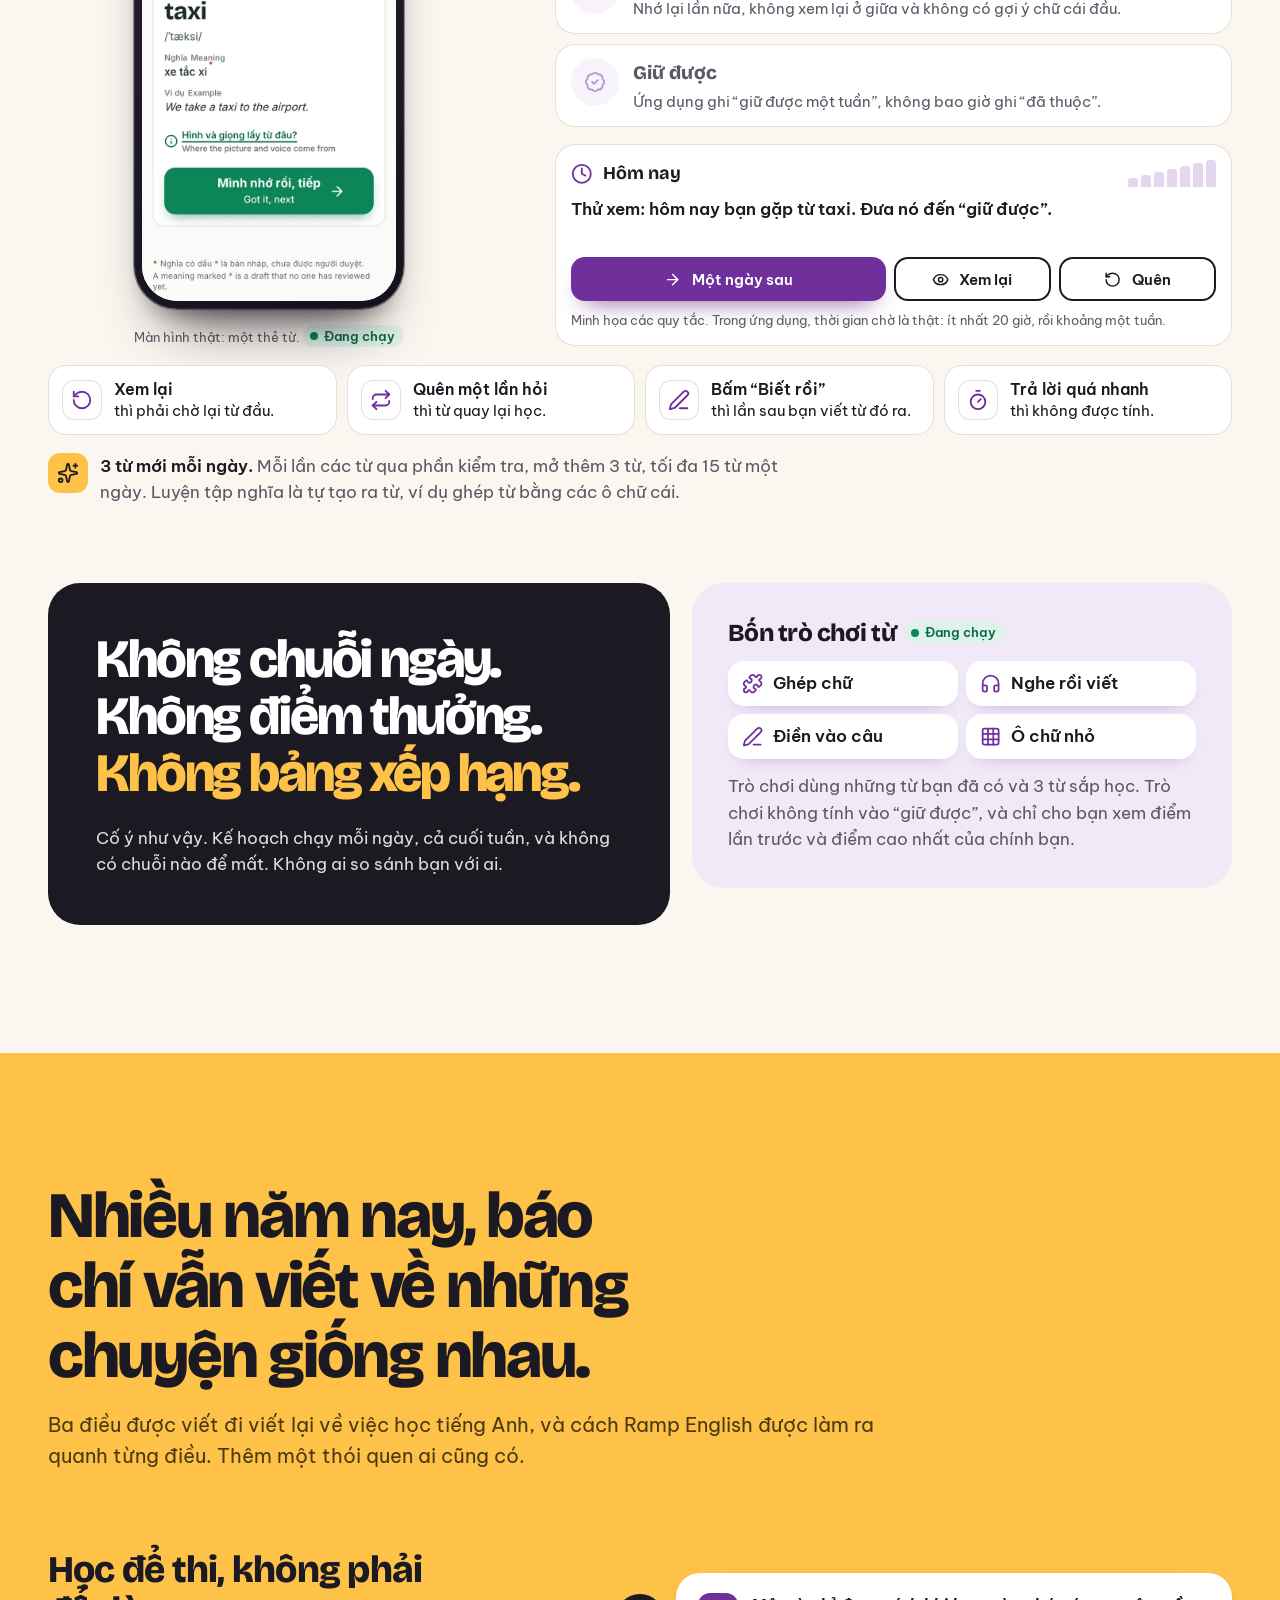
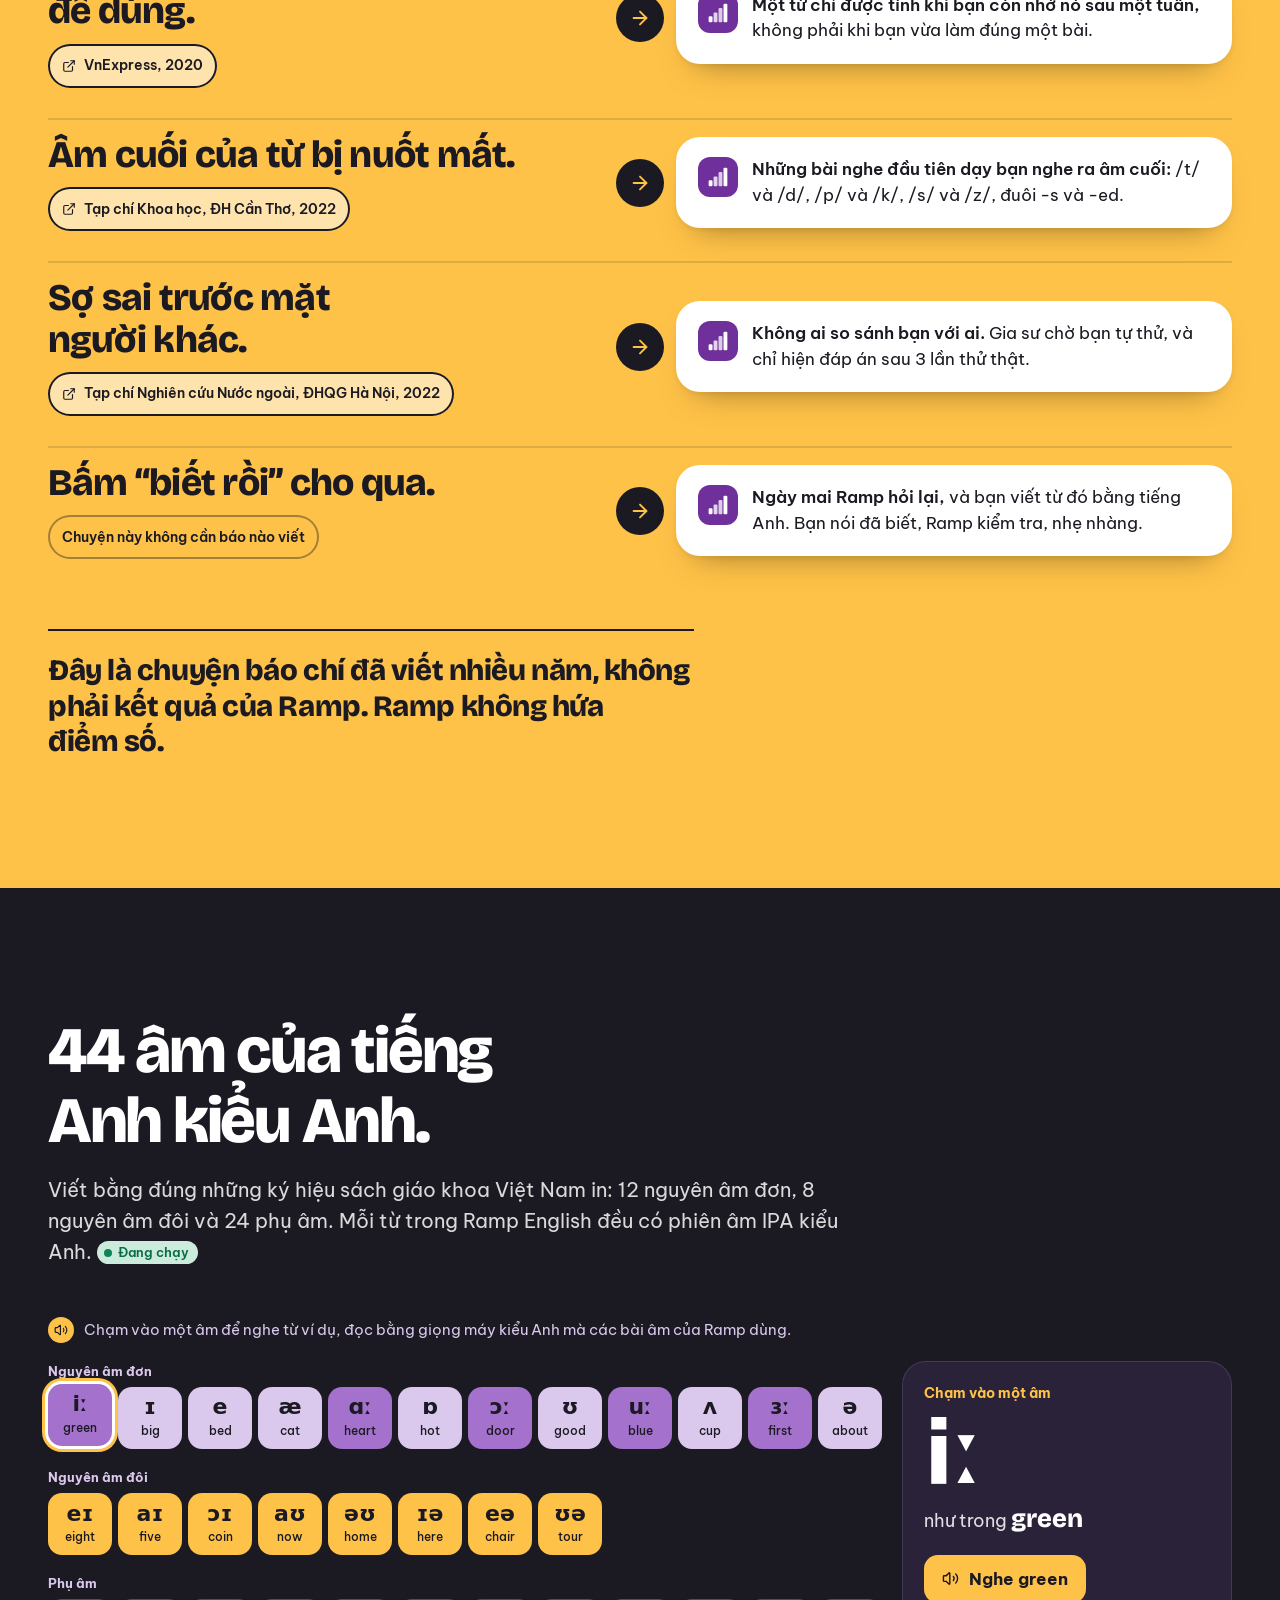
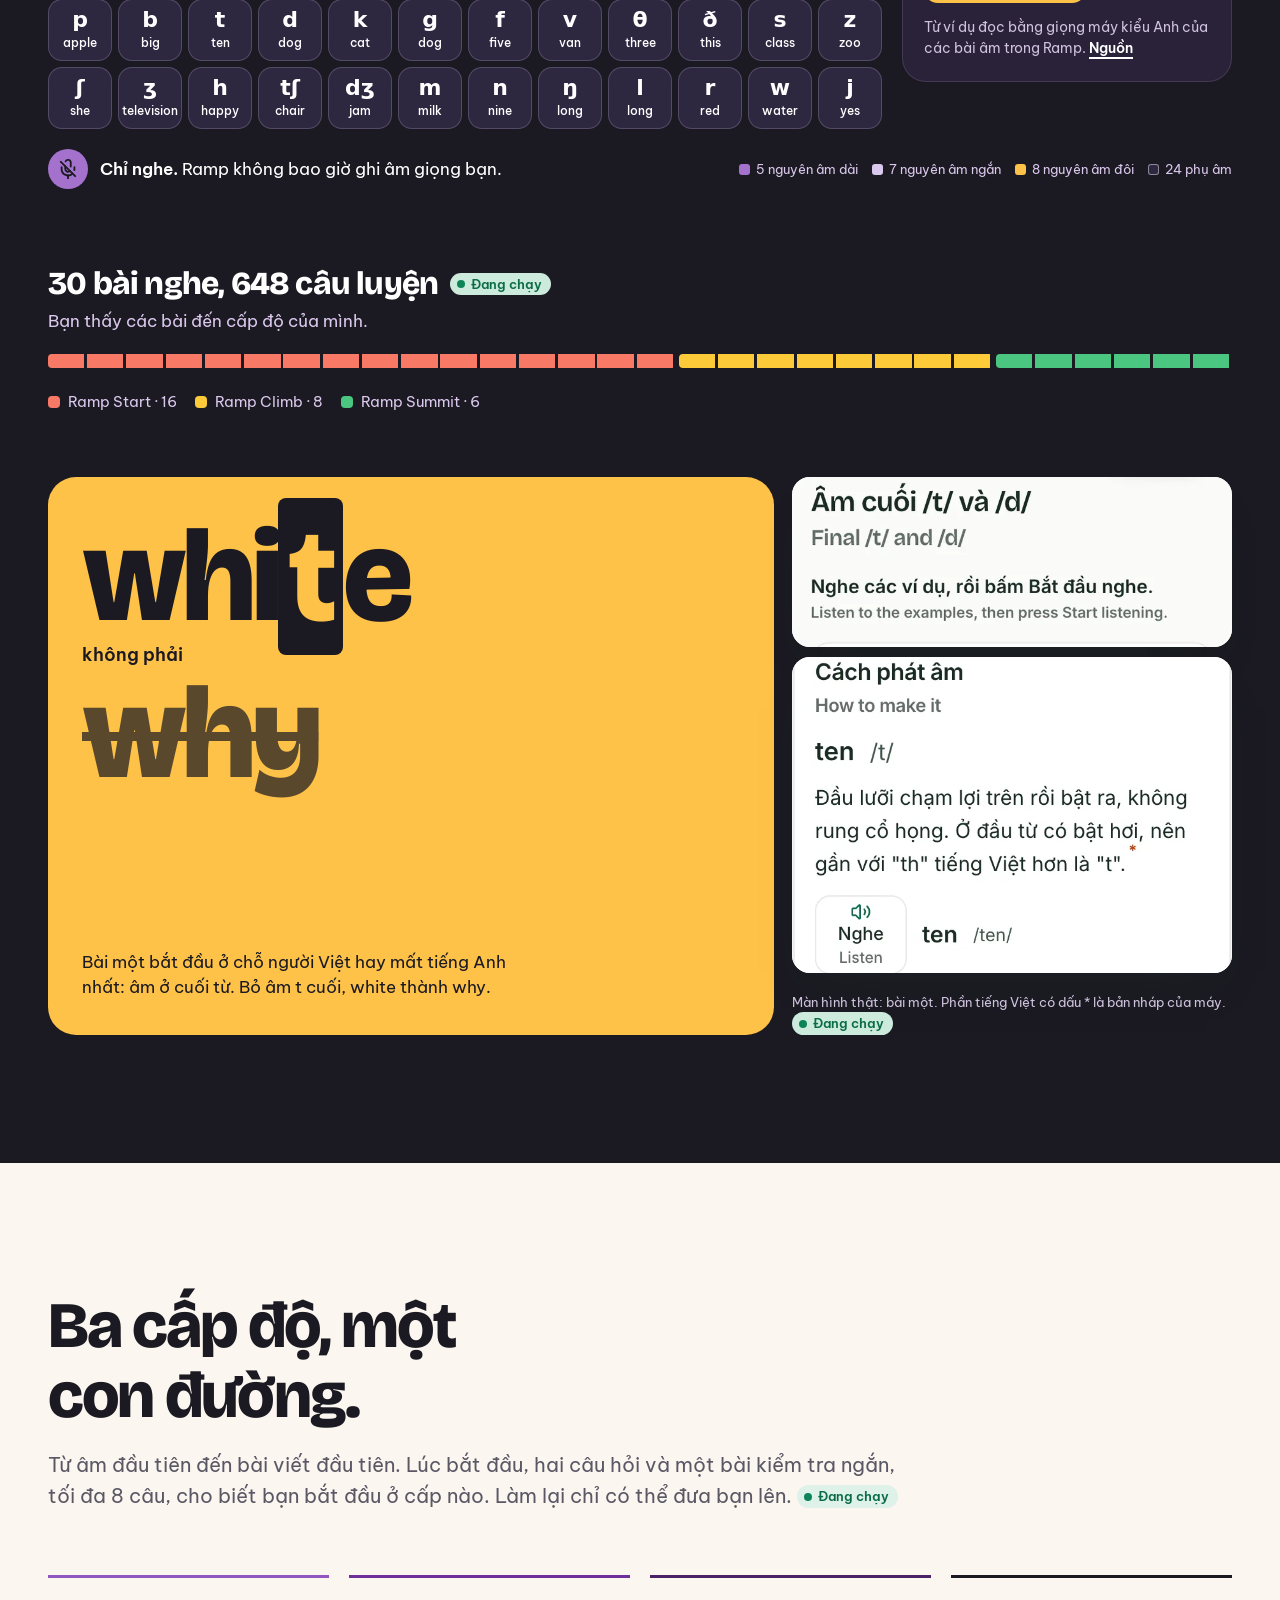
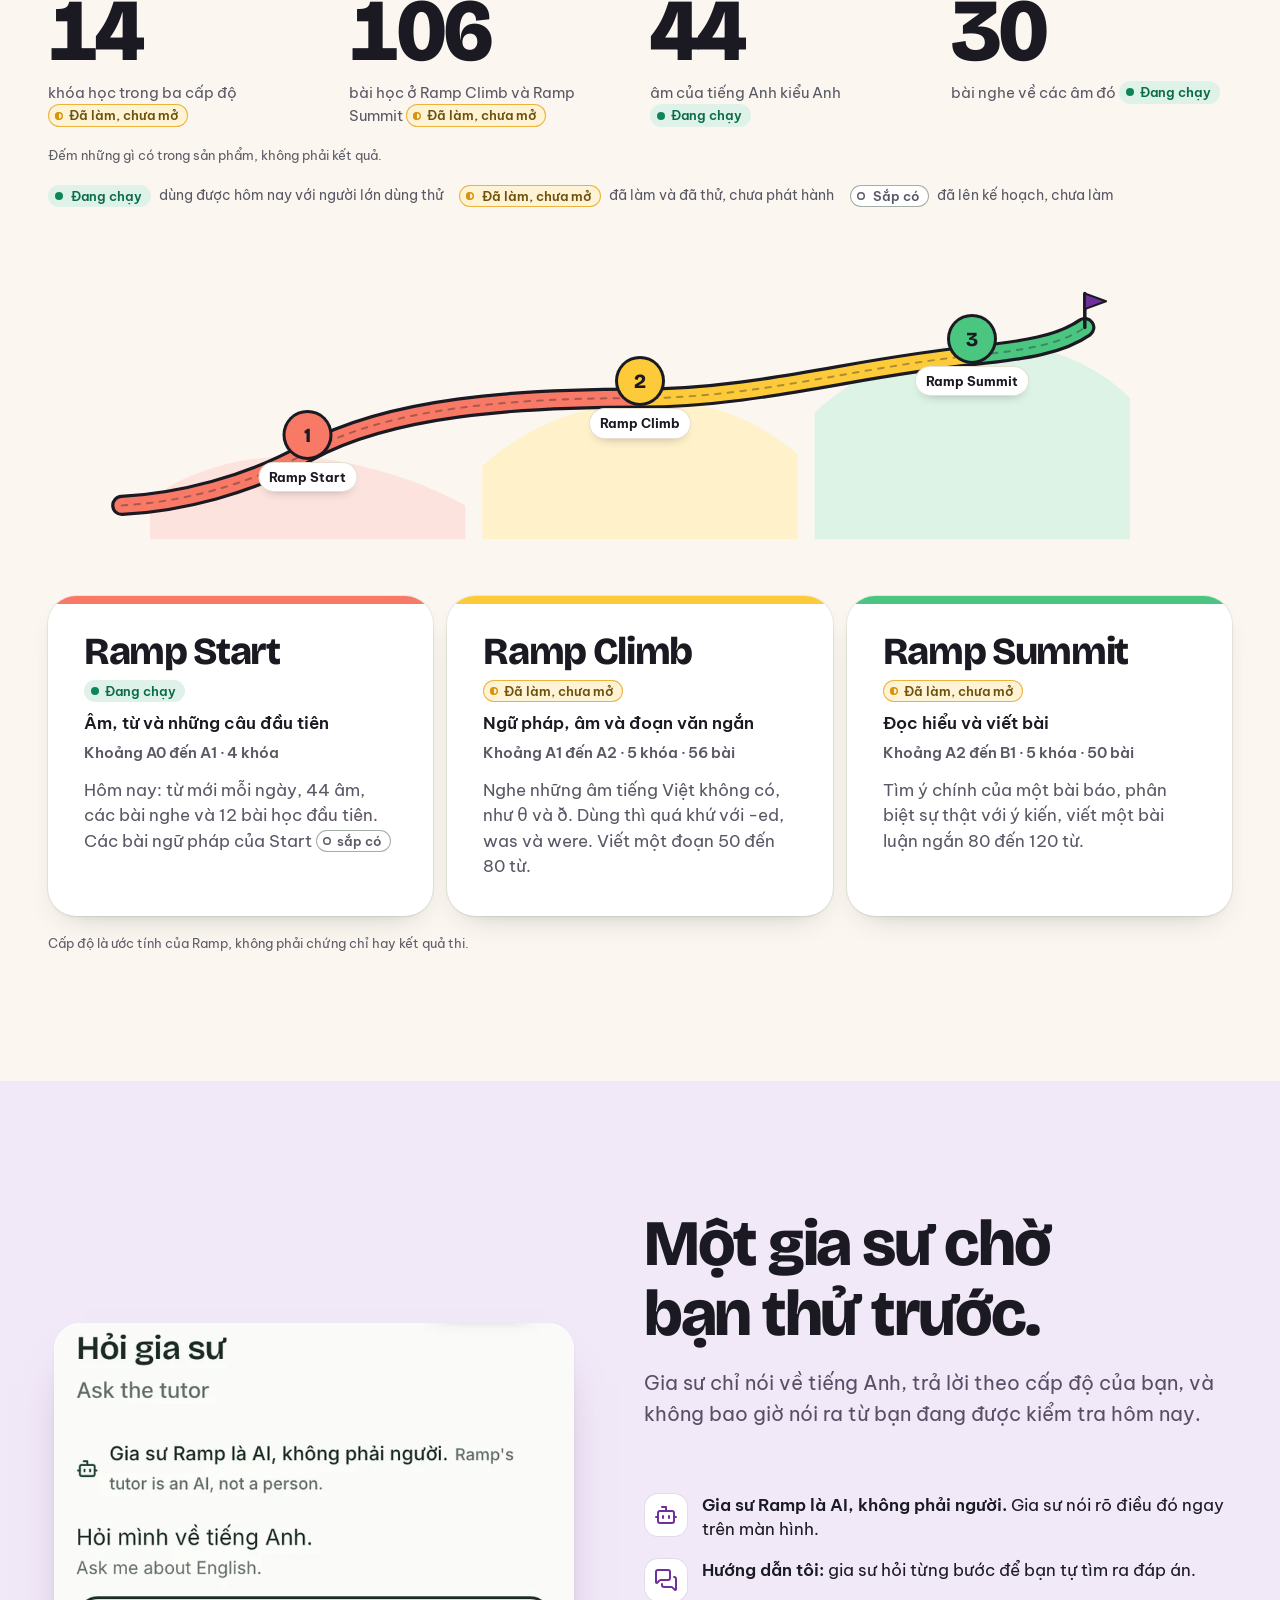
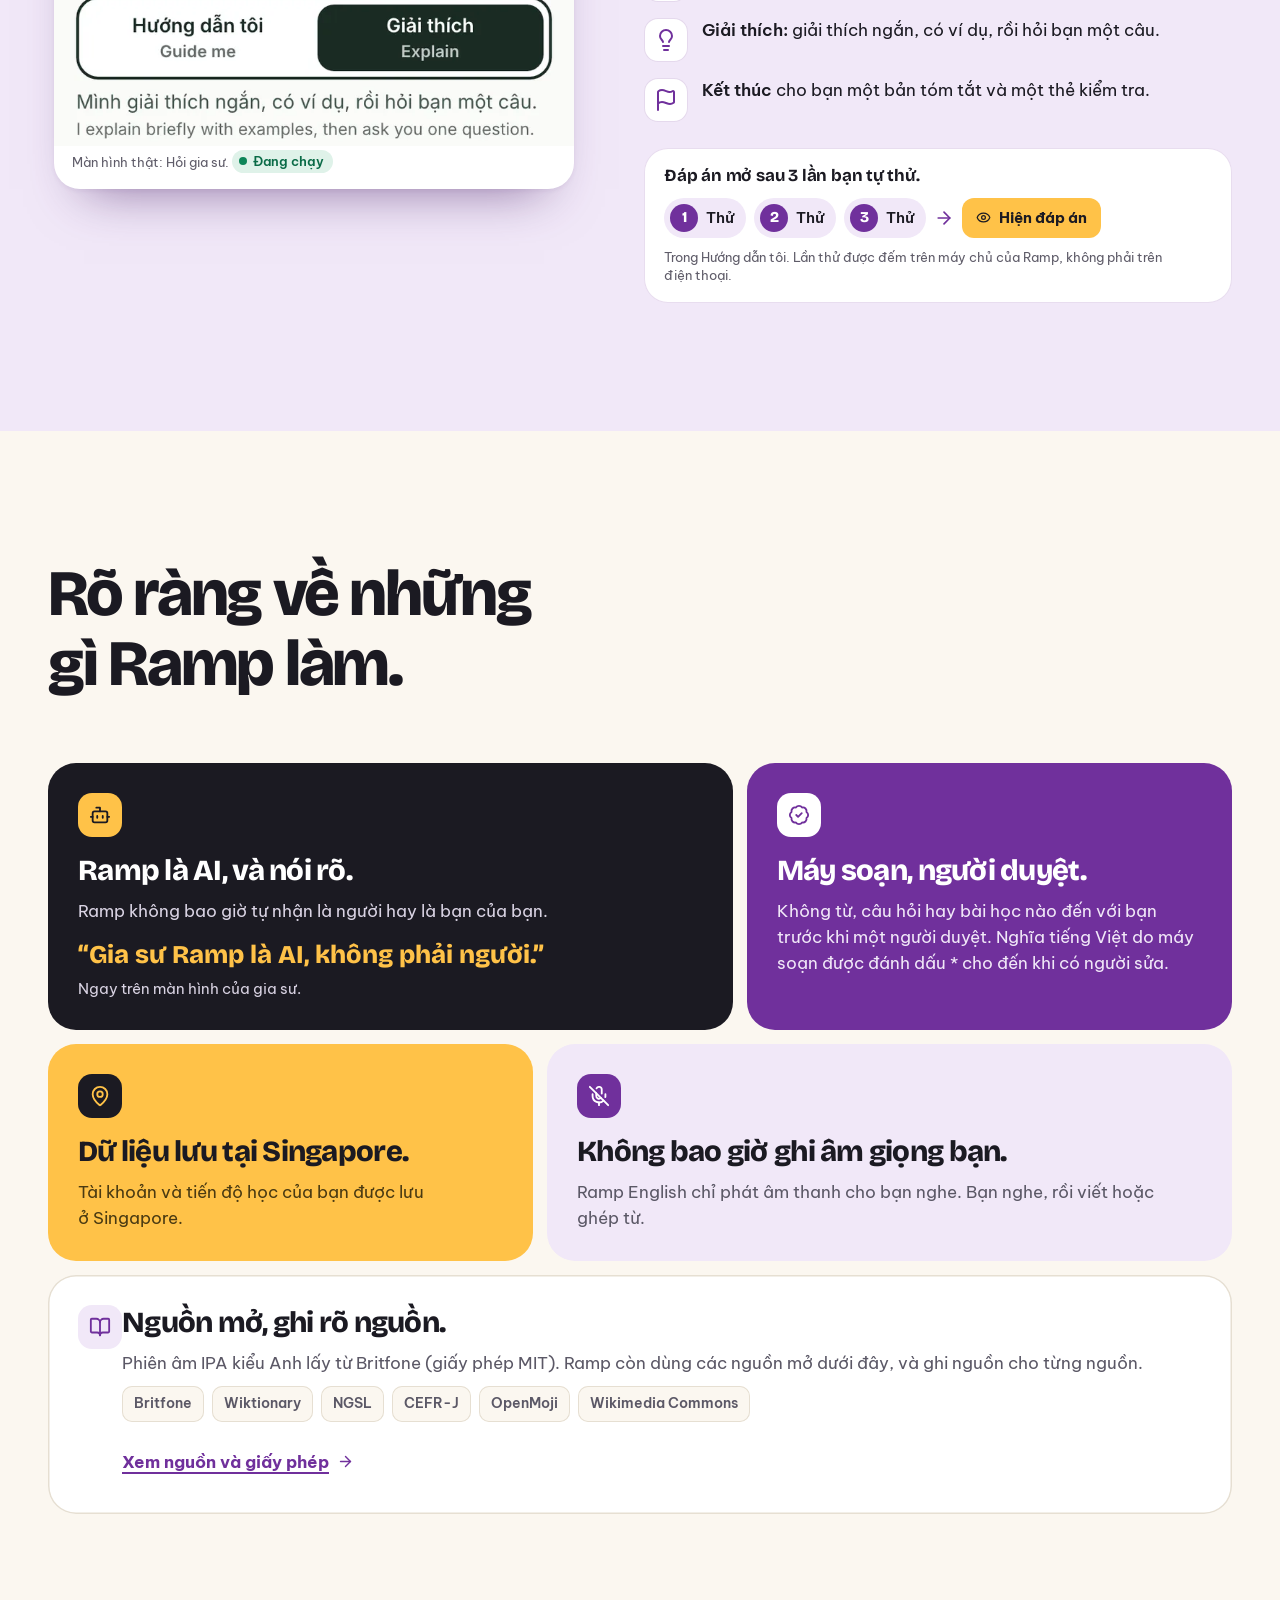
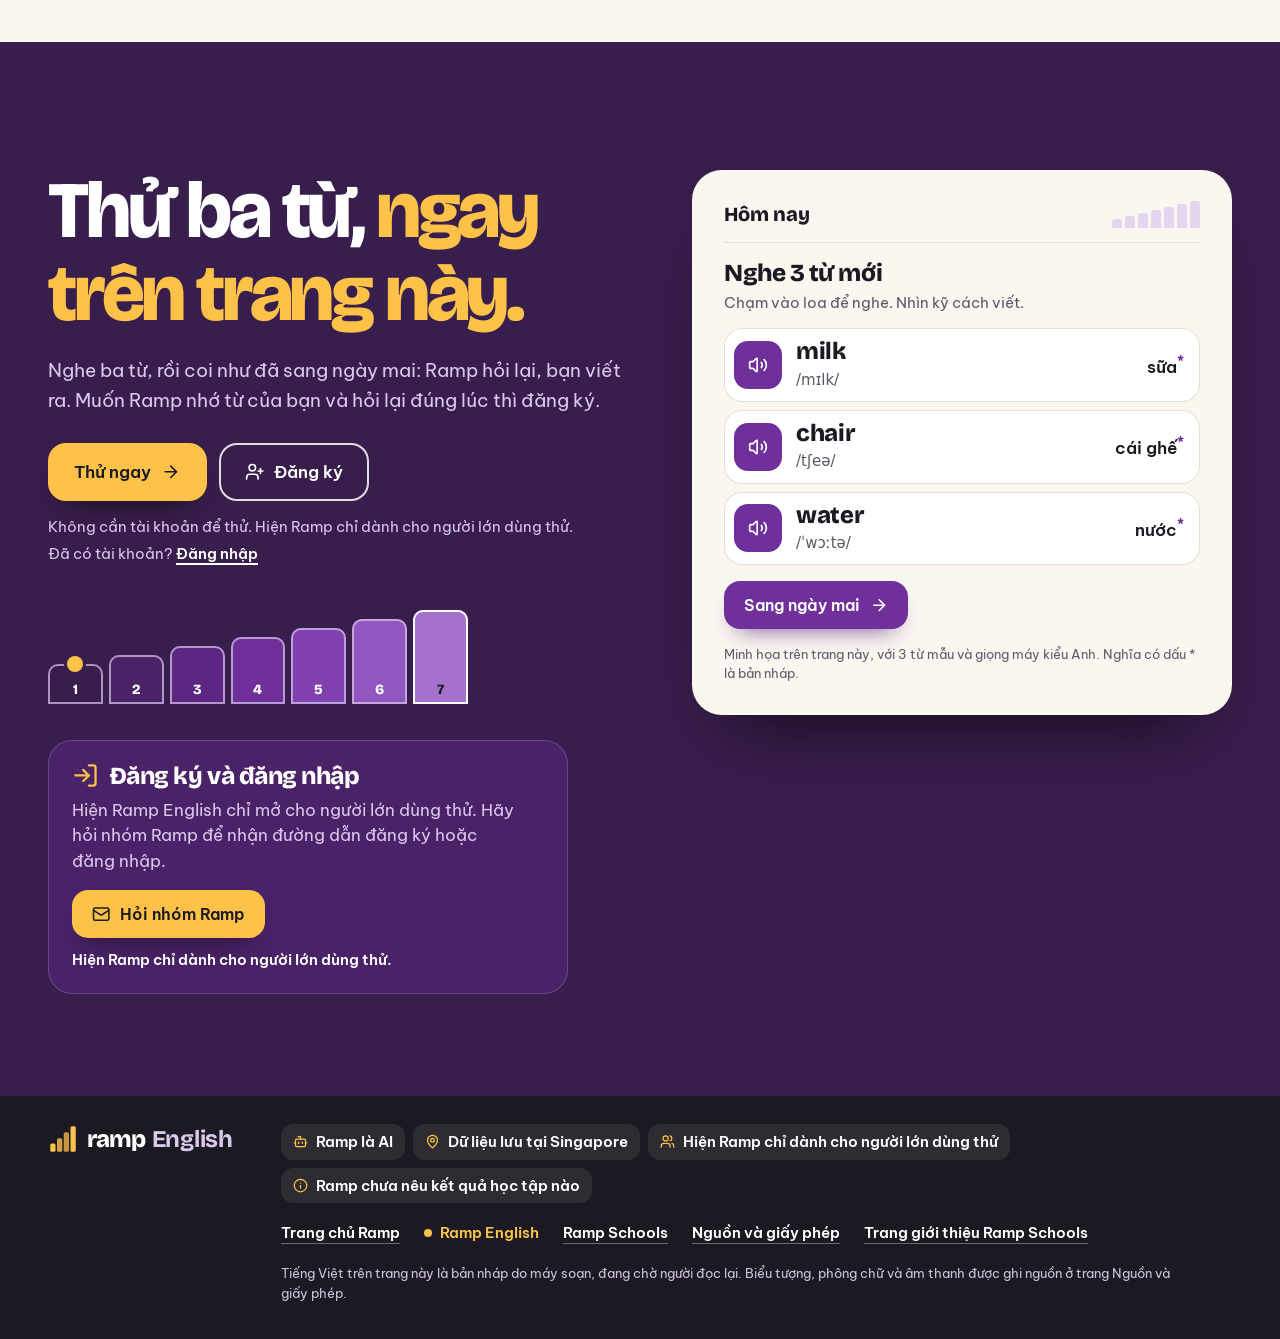
<file: ramp-preview/english.html>
<!doctype html>
<html lang="vi" data-lang="vi" class="no-js">
<head>
<meta charset="utf-8">
<meta name="viewport" content="width=device-width, initial-scale=1">
<meta name="robots" content="noindex, nofollow">
<meta name="color-scheme" content="light">
<meta name="theme-color" content="#381E4C">
<title>Ramp English · Nhớ được một tuần mới tính</title>
<meta name="title-vi" content="Ramp English · Nhớ được một tuần mới tính">
<meta name="title-en" content="Ramp English · A word counts when it lasts a week">
<meta name="description" content="Ramp English: mỗi ngày 3 từ mới, ngày mai Ramp hỏi lại, và một từ chỉ được tính khi bạn còn nhớ nó sau một tuần. 44 âm tiếng Anh kiểu Anh, ba cấp độ, một gia sư chờ bạn thử trước. Không chuỗi ngày, không bảng xếp hạng.">
<link rel="icon" href="assets/favicon.svg" type="image/svg+xml">
<link rel="preconnect" href="https://fonts.googleapis.com">
<link rel="preconnect" href="https://fonts.gstatic.com" crossorigin>
<link rel="stylesheet" href="https://fonts.googleapis.com/css2?family=Bricolage+Grotesque:opsz,wght@12..96,600..800&family=Be+Vietnam+Pro:wght@400;500;600;700&display=swap">
<link rel="stylesheet" href="assets/css/site.css">
<link rel="stylesheet" href="assets/css/ramp-family.css">
<link rel="stylesheet" href="assets/css/english.css">
<script>(function(d){d.className='js';try{var l=localStorage.getItem('ramp-lang');if(l==='en'||l==='vi'){d.setAttribute('data-lang',l);d.lang=l}}catch(e){}})(document.documentElement)</script>
</head>
<body class="p-english">
<a class="skip" href="#main"><span data-l="vi" lang="vi">Đến nội dung chính</span><span data-l="en" lang="en">Skip to the content</span></a>

<header class="nav top on-dark" id="nav">
  <div class="nav-in">
    <div class="brand split">
      <a class="brand-home" href="index.html" aria-label="Trang chủ Ramp" data-aria-vi="Trang chủ Ramp" data-aria-en="Ramp home"><svg class="mark" viewBox="0 0 40 40" aria-hidden="true" focusable="false"><rect x="3" y="26" width="7" height="11" rx="2" fill="currentColor"/><rect x="12" y="19" width="7" height="18" rx="2" fill="currentColor" fill-opacity=".8"/><rect x="21" y="11" width="7" height="26" rx="2" fill="currentColor" fill-opacity=".75"/><rect x="30" y="3" width="7" height="34" rx="2" fill="currentColor"/></svg><span class="word">ramp</span></a>
      <a class="brand-sub" href="#top" aria-label="Ramp English, về đầu trang" data-aria-vi="Ramp English, về đầu trang" data-aria-en="Ramp English, back to the top">English</a>
    </div>
    <nav class="elinks" aria-label="Các phần" data-aria-vi="Các phần" data-aria-en="Sections">
      <a href="#day"><span data-l="vi" lang="vi">Một ngày</span><span data-l="en" lang="en">A day</span></a>
      <a href="#press"><span data-l="vi" lang="vi">Vì sao</span><span data-l="en" lang="en">Why</span></a>
      <a href="#sounds"><span data-l="vi" lang="vi">44 âm</span><span data-l="en" lang="en">44 sounds</span></a>
      <a href="#levels"><span data-l="vi" lang="vi">Ba cấp độ</span><span data-l="en" lang="en">Three levels</span></a>
      <a href="#tutor"><span data-l="vi" lang="vi">Gia sư</span><span data-l="en" lang="en">Tutor</span></a>
      <a href="#trust"><span data-l="vi" lang="vi">Tin cậy</span><span data-l="en" lang="en">Trust</span></a>
    </nav>
    <a class="way to-k nav-way" href="schools.html">Ramp Schools</a>
    <div class="lang" role="group" aria-label="Ngôn ngữ, Language">
      <button type="button" data-set="vi" aria-pressed="true" lang="vi" aria-label="Tiếng Việt"><span>VI</span></button>
      <button type="button" data-set="en" aria-pressed="false" lang="en" aria-label="English"><span>EN</span></button>
    </div>
  </div>
  <div class="etrail" aria-hidden="true"><i></i></div>
</header>

<main id="main">

<!-- 1. hero -->
<section class="ehero dk" id="top" aria-labelledby="h-top">
  <div class="eh-in wrap">
    <h1 id="h-top" class="display"><span data-l="vi" lang="vi">Một từ chỉ được tính khi bạn <em>còn nhớ nó sau một tuần.</em></span><span data-l="en" lang="en">A word only counts when you <em>still remember it a week later.</em></span></h1>
    <p class="eh-lead"><span data-l="vi" lang="vi">Mỗi ngày 3 từ mới. Ngày mai Ramp hỏi lại. Không chuỗi ngày, không bảng xếp hạng.</span><span data-l="en" lang="en">Three new words a day. Tomorrow, Ramp asks again. No streaks, no leaderboards.</span></p>
    <div class="eh-cta">
      <a class="btn btn-hi btn-lg" href="#try"><span data-l="vi" lang="vi">Thử ngay</span><span data-l="en" lang="en">Try it now</span><svg class="ic" viewBox="0 0 24 24" aria-hidden="true" focusable="false"><path d="M5 12h14"/> <path d="m12 5 7 7-7 7"/></svg></a>
      <a class="btn btn-line btn-lg" href="#join" data-app="signup"><svg class="ic" viewBox="0 0 24 24" aria-hidden="true" focusable="false"><path d="M16 21v-2a4 4 0 0 0-4-4H6a4 4 0 0 0-4 4v2"/><circle cx="9" cy="7" r="4"/><line x1="19" x2="19" y1="8" y2="14"/><line x1="22" x2="16" y1="11" y2="11"/></svg><span data-l="vi" lang="vi">Đăng ký</span><span data-l="en" lang="en">Sign up</span></a>
    </div>
    <p class="eh-notes"><span><span data-l="vi" lang="vi">Không cần tài khoản. Hiện chỉ dành cho người lớn.</span><span data-l="en" lang="en">No account needed. For now, adults only.</span></span><span><span data-l="vi" lang="vi">Đã có tài khoản?</span><span data-l="en" lang="en">Have an account?</span> <a href="#join" data-app="login"><span data-l="vi" lang="vi">Đăng nhập</span><span data-l="en" lang="en">Log in</span></a></span></p>

    <figure class="week" aria-labelledby="week-cap">
      <figcaption id="week-cap" class="week-cap"><span data-l="vi" lang="vi">Mỗi bậc là một ngày. Ramp hỏi lại sau ít nhất 20 giờ, rồi khoảng một tuần sau. Nhớ được cả hai lần thì từ mới được tính.</span><span data-l="en" lang="en">Each step is a day. Ramp asks again after at least 20 hours, then about a week later. Remember it both times and the word counts.</span></figcaption>
      <ol class="steps" aria-hidden="true">
        <li class="w1"><span class="wn">1</span><span class="wchip"><span data-l="vi" lang="vi">Hỏi lại</span><span data-l="en" lang="en">Asked again</span></span></li>
        <li class="w2"><span class="wn">2</span></li>
        <li class="w3"><span class="wn">3</span></li>
        <li class="w4"><span class="wn">4</span></li>
        <li class="w5"><span class="wn">5</span></li>
        <li class="w6"><span class="wn">6</span></li>
        <li class="w7"><span class="wn">7</span><span class="wflag"><svg viewBox="0 0 30 44" aria-hidden="true" focusable="false"><path d="M4 44V5" stroke="#fff" stroke-width="3" stroke-linecap="round"/><path d="M4 5 L26 12 L4 19 Z" fill="#FFC248" stroke="#1B1A22" stroke-width="2" stroke-linejoin="round"/></svg></span><span class="wchip"><span data-l="vi" lang="vi">Hỏi lần nữa · giữ được</span><span data-l="en" lang="en">Asked again · kept</span></span></li>
      </ol>
    </figure>

    <div class="eh-phone">
      <figure class="phone tilt">
        <div class="scr"><img src="assets/img/hero-english.webp" width="640" height="1386" alt="Trang chủ Ramp English: Hôm nay: 3 từ mới, nút Học ngay, và con đường qua Ramp Start, Ramp Climb, Ramp Summit" data-alt-vi="Trang chủ Ramp English: Hôm nay: 3 từ mới, nút Học ngay, và con đường qua Ramp Start, Ramp Climb, Ramp Summit" data-alt-en="The Ramp English home: today's 3 new words, the Học ngay (Learn now) button and the road through Ramp Start, Ramp Climb and Ramp Summit" fetchpriority="high" decoding="async"></div>
      </figure>
      <p class="eh-real"><span data-l="vi" lang="vi">Màn hình thật</span><span data-l="en" lang="en">Real screen</span> <span class="st built"><span data-l="vi" lang="vi">Đã làm, chưa mở</span><span data-l="en" lang="en">Built</span></span></p>
    </div>
  </div>
</section>

<!-- 2. a day -->
<section class="sec eday" id="day" aria-labelledby="h-day">
  <div class="wrap">
    <div class="sec-head reveal">
      <h2 id="h-day" class="h2"><span data-l="vi" lang="vi">Hôm nay 3 từ. Ngày mai Ramp hỏi lại.</span><span data-l="en" lang="en">Three words today. Tomorrow, Ramp asks again.</span></h2>
      <p class="lead"><span data-l="vi" lang="vi">Bạn gặp mỗi từ trên một thẻ: giọng đọc kiểu Anh, phiên âm IPA, một câu ví dụ, nghĩa tiếng Việt và, với hầu hết các từ, một hình. Rồi Ramp chờ, và hỏi lại. <b>Từ nào bạn còn nhớ sau một tuần mới được tính.</b></span><span data-l="en" lang="en">You meet each word on a card: a British voice, the IPA, an example sentence, a Vietnamese meaning and, for most words, a picture. Then Ramp waits, and asks again. <b>Only a word you still remember a week later counts.</b></span> <span class="st live"><span data-l="vi" lang="vi">Đang chạy</span><span data-l="en" lang="en">Live</span></span></p>
    </div>

    <div class="kept-play reveal" id="keptplay">
      <div class="kp-fig">
        <figure class="phone tilt"><div class="scr"><img src="assets/img/cycle-word.webp" width="640" height="1386" loading="lazy" decoding="async" alt="Thẻ từ: hình chiếc taxi, từ taxi, phiên âm /ˈtæksi/ và nghĩa bản nháp xe tắc xi*" data-alt-vi="Thẻ từ: hình chiếc taxi, từ taxi, phiên âm /ˈtæksi/ và nghĩa bản nháp xe tắc xi*" data-alt-en="A word card: a taxi picture, the word taxi, its IPA /ˈtæksi/ and the draft meaning xe tắc xi*"></div></figure>
        <div class="stamp" aria-hidden="true"><span class="stamp-in"><svg class="ic" viewBox="0 0 24 24" aria-hidden="true" focusable="false"><path d="M3.85 8.62a4 4 0 0 1 4.78-4.77 4 4 0 0 1 6.74 0 4 4 0 0 1 4.78 4.78 4 4 0 0 1 0 6.74 4 4 0 0 1-4.77 4.78 4 4 0 0 1-6.75 0 4 4 0 0 1-4.78-4.77 4 4 0 0 1 0-6.76Z"/> <path d="m9 12 2 2 4-4"/></svg><span data-l="vi" lang="vi">Đã giữ được một tuần</span><span data-l="en" lang="en">Kept for a week</span></span></div>
        <p class="cap-s"><span data-l="vi" lang="vi">Màn hình thật: một thẻ từ.</span><span data-l="en" lang="en">Real screen: a word card.</span> <span class="st live"><span data-l="vi" lang="vi">Đang chạy</span><span data-l="en" lang="en">Live</span></span></p>
      </div>

      <div class="kept-side">
        <ol class="ksteps" id="ksteps">
          <li><span class="kb"><svg class="ic" viewBox="0 0 24 24" aria-hidden="true" focusable="false"><path d="M2.062 12.348a1 1 0 0 1 0-.696 10.75 10.75 0 0 1 19.876 0 1 1 0 0 1 0 .696 10.75 10.75 0 0 1-19.876 0"/> <circle cx="12" cy="12" r="3"/></svg></span><div><b><span data-l="vi" lang="vi">Gặp từ</span><span data-l="en" lang="en">Meet it</span></b><p><span data-l="vi" lang="vi">Thẻ từ có giọng đọc, phiên âm, câu ví dụ và nghĩa tiếng Việt bản nháp, đánh dấu *.</span><span data-l="en" lang="en">A word card with a voice, the IPA, an example and a draft Vietnamese meaning, marked *.</span></p></div></li>
          <li><span class="kb"><svg class="ic" viewBox="0 0 24 24" aria-hidden="true" focusable="false"><path d="M12 18V5"/> <path d="M15 13a4.17 4.17 0 0 1-3-4 4.17 4.17 0 0 1-3 4"/> <path d="M17.598 6.5A3 3 0 1 0 12 5a3 3 0 1 0-5.598 1.5"/> <path d="M17.997 5.125a4 4 0 0 1 2.526 5.77"/> <path d="M18 18a4 4 0 0 0 2-7.464"/> <path d="M19.967 17.483A4 4 0 1 1 12 18a4 4 0 1 1-7.967-.517"/> <path d="M6 18a4 4 0 0 1-2-7.464"/> <path d="M6.003 5.125a4 4 0 0 0-2.526 5.77"/></svg></span><div><b><span data-l="vi" lang="vi">Một ngày sau</span><span data-l="en" lang="en">A day later</span></b><p><span data-l="vi" lang="vi">Sau ít nhất 20 giờ, bạn nhớ lại từ đó từ hình hoặc từ nghĩa của nó.</span><span data-l="en" lang="en">After at least 20 hours, you recall it from its picture or its meaning.</span></p></div></li>
          <li><span class="kb"><svg class="ic" viewBox="0 0 24 24" aria-hidden="true" focusable="false"><path d="M8 2v4"/> <path d="M16 2v4"/> <rect width="18" height="18" x="3" y="4" rx="2"/> <path d="M3 10h18"/> <path d="m9 16 2 2 4-4"/></svg></span><div><b><span data-l="vi" lang="vi">Khoảng một tuần sau</span><span data-l="en" lang="en">About a week later</span></b><p><span data-l="vi" lang="vi">Nhớ lại lần nữa, không xem lại ở giữa và không có gợi ý chữ cái đầu.</span><span data-l="en" lang="en">Recall it again, with no peek in between and no first-letter help.</span></p></div></li>
          <li><span class="kb"><svg class="ic" viewBox="0 0 24 24" aria-hidden="true" focusable="false"><path d="M3.85 8.62a4 4 0 0 1 4.78-4.77 4 4 0 0 1 6.74 0 4 4 0 0 1 4.78 4.78 4 4 0 0 1 0 6.74 4 4 0 0 1-4.77 4.78 4 4 0 0 1-6.75 0 4 4 0 0 1-4.78-4.77 4 4 0 0 1 0-6.76Z"/> <path d="m9 12 2 2 4-4"/></svg></span><div><b><span data-l="vi" lang="vi">Giữ được</span><span data-l="en" lang="en">Kept</span></b><p><span data-l="vi" lang="vi">Ứng dụng ghi “giữ được một tuần”, không bao giờ ghi “đã thuộc”.</span><span data-l="en" lang="en">The app says “kept for a week”, never “learned”.</span></p></div></li>
        </ol>
      </div>

      <div class="kctl" data-js hidden>
        <div class="kclock"><svg class="ic" viewBox="0 0 24 24" aria-hidden="true" focusable="false"><circle cx="12" cy="12" r="10"/> <path d="M12 6v6l4 2"/></svg><span id="kclock"><span data-l="vi" lang="vi">Hôm nay</span><span data-l="en" lang="en">Today</span></span><span class="kweek" aria-hidden="true"><i></i><i></i><i></i><i></i><i></i><i></i><i></i></span></div>
        <p class="kmsg" id="kmsg" aria-live="polite"><span data-l="vi" lang="vi">Thử xem: đưa từ taxi đến “giữ được”.</span><span data-l="en" lang="en">Try it: walk the word taxi to kept.</span></p>
        <div class="kbtns">
          <button class="btn btn-acc" type="button" id="k-next"><svg class="ic" viewBox="0 0 24 24" aria-hidden="true" focusable="false"><path d="M5 12h14"/> <path d="m12 5 7 7-7 7"/></svg><span id="k-next-t"><span data-l="vi" lang="vi">Một ngày sau</span><span data-l="en" lang="en">A day later</span></span></button>
          <button class="btn btn-line" type="button" id="k-peek"><svg class="ic" viewBox="0 0 24 24" aria-hidden="true" focusable="false"><path d="M2.062 12.348a1 1 0 0 1 0-.696 10.75 10.75 0 0 1 19.876 0 1 1 0 0 1 0 .696 10.75 10.75 0 0 1-19.876 0"/> <circle cx="12" cy="12" r="3"/></svg><span><span data-l="vi" lang="vi">Xem lại</span><span data-l="en" lang="en">Peek</span></span></button>
          <button class="btn btn-line" type="button" id="k-miss"><svg class="ic" viewBox="0 0 24 24" aria-hidden="true" focusable="false"><path d="M3 12a9 9 0 1 0 9-9 9.75 9.75 0 0 0-6.74 2.74L3 8"/> <path d="M3 3v5h5"/></svg><span><span data-l="vi" lang="vi">Quên</span><span data-l="en" lang="en">Miss</span></span></button>
        </div>
        <p class="cap-s"><span data-l="vi" lang="vi">Minh họa các quy tắc. Trong ứng dụng, thời gian chờ là thật: ít nhất 20 giờ, rồi khoảng một tuần.</span><span data-l="en" lang="en">An illustration of the rules. In the app the waits are real: at least 20 hours, then about a week.</span></p>
      </div>
    </div>

    <div class="rules reveal">
      <div><svg class="ic" viewBox="0 0 24 24" aria-hidden="true" focusable="false"><path d="M3 12a9 9 0 1 0 9-9 9.75 9.75 0 0 0-6.74 2.74L3 8"/> <path d="M3 3v5h5"/></svg><p><span data-l="vi" lang="vi"><b>Xem lại</b> thì phải chờ lại từ đầu.</span><span data-l="en" lang="en"><b>Look again</b> and the wait starts over.</span></p></div>
      <div><svg class="ic" viewBox="0 0 24 24" aria-hidden="true" focusable="false"><path d="m17 2 4 4-4 4"/> <path d="M3 11v-1a4 4 0 0 1 4-4h14"/> <path d="m7 22-4-4 4-4"/> <path d="M21 13v1a4 4 0 0 1-4 4H3"/></svg><p><span data-l="vi" lang="vi"><b>Quên một lần hỏi</b> thì từ quay lại học.</span><span data-l="en" lang="en"><b>Miss a recall</b> and the word goes back to learning.</span></p></div>
      <div><svg class="ic" viewBox="0 0 24 24" aria-hidden="true" focusable="false"><path d="M13 21h8"/> <path d="M21.174 6.812a1 1 0 0 0-3.986-3.987L3.842 16.174a2 2 0 0 0-.5.83l-1.321 4.352a.5.5 0 0 0 .623.622l4.353-1.32a2 2 0 0 0 .83-.497z"/></svg><p><span data-l="vi" lang="vi"><b>Bấm “Biết rồi”</b> thì lần sau bạn viết từ đó ra.</span><span data-l="en" lang="en"><b>Tap “I know it”</b> and you write the word next time.</span></p></div>
      <div><svg class="ic" viewBox="0 0 24 24" aria-hidden="true" focusable="false"><line x1="10" x2="14" y1="2" y2="2"/> <line x1="12" x2="15" y1="14" y2="11"/> <circle cx="12" cy="14" r="8"/></svg><p><span data-l="vi" lang="vi"><b>Trả lời quá nhanh</b> thì không được tính.</span><span data-l="en" lang="en"><b>Answer too fast</b> and it does not count.</span></p></div>
    </div>
    <p class="dayline reveal"><svg class="ic" viewBox="0 0 24 24" aria-hidden="true" focusable="false"><path d="M11.017 2.814a1 1 0 0 1 1.966 0l1.051 5.558a2 2 0 0 0 1.594 1.594l5.558 1.051a1 1 0 0 1 0 1.966l-5.558 1.051a2 2 0 0 0-1.594 1.594l-1.051 5.558a1 1 0 0 1-1.966 0l-1.051-5.558a2 2 0 0 0-1.594-1.594l-5.558-1.051a1 1 0 0 1 0-1.966l5.558-1.051a2 2 0 0 0 1.594-1.594z"/> <path d="M20 2v4"/> <path d="M22 4h-4"/> <circle cx="4" cy="20" r="2"/></svg><span><span data-l="vi" lang="vi"><b>3 từ mới mỗi ngày.</b> Mỗi lần các từ qua phần kiểm tra, mở thêm 3 từ, tối đa 15 từ một ngày. Luyện tập nghĩa là tự tạo ra từ, ví dụ ghép từ bằng các ô chữ cái.</span><span data-l="en" lang="en"><b>3 new words a day.</b> Each time they pass their check, 3 more open, up to 15 a day. Practice means producing the word yourself, such as building it from letter tiles.</span></span></p>

    <div class="nosp">
      <div class="nosp-big reveal">
        <p class="big"><span data-l="vi" lang="vi">Không chuỗi ngày.<br>Không điểm thưởng.<br><span class="hl">Không bảng xếp hạng.</span></span><span data-l="en" lang="en">No streaks.<br>No points.<br><span class="hl">No leaderboards.</span></span></p>
        <p><span data-l="vi" lang="vi">Cố ý như vậy. Kế hoạch chạy mỗi ngày, cả cuối tuần, và không có chuỗi nào để mất. Không ai so sánh bạn với ai.</span><span data-l="en" lang="en">On purpose. The plan runs every day, weekends too, with no streak to lose. Nobody compares you with anyone.</span></p>
      </div>
      <div class="games reveal">
        <h3 class="h3l"><span data-l="vi" lang="vi">Bốn trò chơi từ</span><span data-l="en" lang="en">Four word games</span> <span class="st live"><span data-l="vi" lang="vi">Đang chạy</span><span data-l="en" lang="en">Live</span></span></h3>
        <ul>
          <li><svg class="ic" viewBox="0 0 24 24" aria-hidden="true" focusable="false"><path d="M15.39 4.39a1 1 0 0 0 1.68-.474 2.5 2.5 0 1 1 3.014 3.015 1 1 0 0 0-.474 1.68l1.683 1.682a2.414 2.414 0 0 1 0 3.414L19.61 15.39a1 1 0 0 1-1.68-.474 2.5 2.5 0 1 0-3.014 3.015 1 1 0 0 1 .474 1.68l-1.683 1.682a2.414 2.414 0 0 1-3.414 0L8.61 19.61a1 1 0 0 0-1.68.474 2.5 2.5 0 1 1-3.014-3.015 1 1 0 0 0 .474-1.68l-1.683-1.682a2.414 2.414 0 0 1 0-3.414L4.39 8.61a1 1 0 0 1 1.68.474 2.5 2.5 0 1 0 3.014-3.015 1 1 0 0 1-.474-1.68l1.683-1.682a2.414 2.414 0 0 1 3.414 0z"/></svg><span data-l="vi" lang="vi">Ghép chữ</span><span data-l="en" lang="en">Spell it</span></li>
          <li><svg class="ic" viewBox="0 0 24 24" aria-hidden="true" focusable="false"><path d="M3 14h3a2 2 0 0 1 2 2v3a2 2 0 0 1-2 2H5a2 2 0 0 1-2-2v-7a9 9 0 0 1 18 0v7a2 2 0 0 1-2 2h-1a2 2 0 0 1-2-2v-3a2 2 0 0 1 2-2h3"/></svg><span data-l="vi" lang="vi">Nghe rồi viết</span><span data-l="en" lang="en">Hear and write</span></li>
          <li><svg class="ic" viewBox="0 0 24 24" aria-hidden="true" focusable="false"><path d="M13 21h8"/> <path d="M21.174 6.812a1 1 0 0 0-3.986-3.987L3.842 16.174a2 2 0 0 0-.5.83l-1.321 4.352a.5.5 0 0 0 .623.622l4.353-1.32a2 2 0 0 0 .83-.497z"/></svg><span data-l="vi" lang="vi">Điền vào câu</span><span data-l="en" lang="en">Fill the gap</span></li>
          <li><svg class="ic" viewBox="0 0 24 24" aria-hidden="true" focusable="false"><rect width="18" height="18" x="3" y="3" rx="2"/> <path d="M3 9h18"/> <path d="M3 15h18"/> <path d="M9 3v18"/> <path d="M15 3v18"/></svg><span data-l="vi" lang="vi">Ô chữ nhỏ</span><span data-l="en" lang="en">Mini crossword</span></li>
        </ul>
        <p><span data-l="vi" lang="vi">Trò chơi dùng những từ bạn đã có và 3 từ sắp học. Trò chơi không tính vào “giữ được”, và chỉ cho bạn xem điểm lần trước và điểm cao nhất của chính bạn.</span><span data-l="en" lang="en">Games use words you already have, plus 3 coming up. They never count toward kept, and show only your own last and best score.</span></p>
      </div>
    </div>
  </div>
</section>

<!-- 3. the papers -->
<section class="sec press" id="press" aria-labelledby="h-press">
  <div class="wrap">
    <div class="sec-head reveal">
      <h2 id="h-press" class="h2"><span data-l="vi" lang="vi">Nhiều năm nay, báo chí vẫn viết về những chuyện giống nhau.</span><span data-l="en" lang="en">For years, the papers have written about the same things.</span></h2>
      <p class="lead"><span data-l="vi" lang="vi">Ba điều được viết đi viết lại về việc học tiếng Anh, và cách Ramp English được làm ra quanh từng điều. Thêm một thói quen ai cũng có.</span><span data-l="en" lang="en">Three things written again and again about learning English, and how Ramp English is built around each. Plus one habit everyone has.</span></p>
    </div>
    <ol class="prows">
      <li class="prow reveal">
        <div><p class="p-was"><span data-l="vi" lang="vi">Học để thi, không phải để dùng.</span><span data-l="en" lang="en">Learning for the test, not for use.</span></p><p class="p-src"><a class="src" href="https://vnexpress.net/hoc-mon-tieng-anh-4037466.html" target="_blank" rel="noopener"><svg class="ic" viewBox="0 0 24 24" aria-hidden="true" focusable="false"><path d="M15 3h6v6"/> <path d="M10 14 21 3"/> <path d="M18 13v6a2 2 0 0 1-2 2H5a2 2 0 0 1-2-2V8a2 2 0 0 1 2-2h6"/></svg>VnExpress, 2020</a></p></div>
        <span class="p-arrow" aria-hidden="true"><svg class="ic" viewBox="0 0 24 24" aria-hidden="true" focusable="false"><path d="M5 12h14"/> <path d="m12 5 7 7-7 7"/></svg></span>
        <div class="p-ramp"><span class="mini"><svg class="mk" viewBox="0 0 40 40" aria-hidden="true" focusable="false"><rect x="3" y="26" width="7" height="11" rx="2" fill="#FFFFFF"/><rect x="12" y="19" width="7" height="18" rx="2" fill="#FFFFFF" fill-opacity=".8"/><rect x="21" y="11" width="7" height="26" rx="2" fill="#FFFFFF" fill-opacity=".75"/><rect x="30" y="3" width="7" height="34" rx="2" fill="#FFFFFF"/></svg></span><p><span data-l="vi" lang="vi"><b>Một từ chỉ được tính khi bạn còn nhớ nó sau một tuần,</b> không phải khi bạn vừa làm đúng một bài.</span><span data-l="en" lang="en"><b>A word counts only when you still remember it a week later,</b> not when you have just got one exercise right.</span></p></div>
      </li>
      <li class="prow reveal">
        <div><p class="p-was"><span data-l="vi" lang="vi">Âm cuối của từ bị nuốt mất.</span><span data-l="en" lang="en">The ending sounds of words get dropped.</span></p><p class="p-src"><a class="src" href="https://ctujs.ctu.edu.vn/index.php/ctujs/article/download/448/610/3089" target="_blank" rel="noopener"><svg class="ic" viewBox="0 0 24 24" aria-hidden="true" focusable="false"><path d="M15 3h6v6"/> <path d="M10 14 21 3"/> <path d="M18 13v6a2 2 0 0 1-2 2H5a2 2 0 0 1-2-2V8a2 2 0 0 1 2-2h6"/></svg><span data-l="vi" lang="vi">Tạp chí Khoa học, ĐH Cần Thơ, 2022</span><span data-l="en" lang="en">Can Tho University Journal of Science, 2022</span></a></p></div>
        <span class="p-arrow" aria-hidden="true"><svg class="ic" viewBox="0 0 24 24" aria-hidden="true" focusable="false"><path d="M5 12h14"/> <path d="m12 5 7 7-7 7"/></svg></span>
        <div class="p-ramp"><span class="mini"><svg class="mk" viewBox="0 0 40 40" aria-hidden="true" focusable="false"><rect x="3" y="26" width="7" height="11" rx="2" fill="#FFFFFF"/><rect x="12" y="19" width="7" height="18" rx="2" fill="#FFFFFF" fill-opacity=".8"/><rect x="21" y="11" width="7" height="26" rx="2" fill="#FFFFFF" fill-opacity=".75"/><rect x="30" y="3" width="7" height="34" rx="2" fill="#FFFFFF"/></svg></span><p><span data-l="vi" lang="vi"><b>Những bài nghe đầu tiên dạy bạn nghe ra âm cuối:</b> /t/ và /d/, /p/ và /k/, /s/ và /z/, đuôi <span class="nw">-s</span> và <span class="nw">-ed</span>.</span><span data-l="en" lang="en"><b>The first listening lessons teach you to hear final sounds:</b> /t/ and /d/, /p/ and /k/, /s/ and /z/, <span class="nw">-s</span> and <span class="nw">-ed</span> endings.</span></p></div>
      </li>
      <li class="prow reveal">
        <div><p class="p-was"><span data-l="vi" lang="vi">Sợ sai trước mặt người khác.</span><span data-l="en" lang="en">Afraid of mistakes in front of others.</span></p><p class="p-src"><a class="src" href="https://js.vnu.edu.vn/FS/article/view/4789/4334" target="_blank" rel="noopener"><svg class="ic" viewBox="0 0 24 24" aria-hidden="true" focusable="false"><path d="M15 3h6v6"/> <path d="M10 14 21 3"/> <path d="M18 13v6a2 2 0 0 1-2 2H5a2 2 0 0 1-2-2V8a2 2 0 0 1 2-2h6"/></svg><span data-l="vi" lang="vi">Tạp chí Nghiên cứu Nước ngoài, ĐHQG Hà Nội, 2022</span><span data-l="en" lang="en">VNU Journal of Foreign Studies, 2022</span></a></p></div>
        <span class="p-arrow" aria-hidden="true"><svg class="ic" viewBox="0 0 24 24" aria-hidden="true" focusable="false"><path d="M5 12h14"/> <path d="m12 5 7 7-7 7"/></svg></span>
        <div class="p-ramp"><span class="mini"><svg class="mk" viewBox="0 0 40 40" aria-hidden="true" focusable="false"><rect x="3" y="26" width="7" height="11" rx="2" fill="#FFFFFF"/><rect x="12" y="19" width="7" height="18" rx="2" fill="#FFFFFF" fill-opacity=".8"/><rect x="21" y="11" width="7" height="26" rx="2" fill="#FFFFFF" fill-opacity=".75"/><rect x="30" y="3" width="7" height="34" rx="2" fill="#FFFFFF"/></svg></span><p><span data-l="vi" lang="vi"><b>Không ai so sánh bạn với ai.</b> Gia sư chờ bạn tự thử, và chỉ hiện đáp án sau 3 lần thử thật.</span><span data-l="en" lang="en"><b>Nobody compares you with anyone.</b> The tutor waits for your own try, and shows the answer only after 3 real tries.</span></p></div>
      </li>
      <li class="prow reveal">
        <div><p class="p-was"><span data-l="vi" lang="vi">Bấm “biết rồi” cho qua.</span><span data-l="en" lang="en">Saying “I know it” and moving on.</span></p><p class="p-src"><span class="src own"><span data-l="vi" lang="vi">Chuyện này không cần báo nào viết</span><span data-l="en" lang="en">No paper needed for this one</span></span></p></div>
        <span class="p-arrow" aria-hidden="true"><svg class="ic" viewBox="0 0 24 24" aria-hidden="true" focusable="false"><path d="M5 12h14"/> <path d="m12 5 7 7-7 7"/></svg></span>
        <div class="p-ramp"><span class="mini"><svg class="mk" viewBox="0 0 40 40" aria-hidden="true" focusable="false"><rect x="3" y="26" width="7" height="11" rx="2" fill="#FFFFFF"/><rect x="12" y="19" width="7" height="18" rx="2" fill="#FFFFFF" fill-opacity=".8"/><rect x="21" y="11" width="7" height="26" rx="2" fill="#FFFFFF" fill-opacity=".75"/><rect x="30" y="3" width="7" height="34" rx="2" fill="#FFFFFF"/></svg></span><p><span data-l="vi" lang="vi"><b>Ngày mai Ramp hỏi lại,</b> và bạn viết từ đó bằng tiếng Anh. Bạn nói đã biết, Ramp kiểm tra, nhẹ nhàng.</span><span data-l="en" lang="en"><b>Tomorrow Ramp asks again,</b> and you write the word in English. You say you know it; Ramp checks, kindly.</span></p></div>
      </li>
    </ol>
    <p class="p-close reveal"><span data-l="vi" lang="vi">Đây là chuyện báo chí đã viết nhiều năm, không phải kết quả của Ramp. Ramp không hứa điểm số.</span><span data-l="en" lang="en">These are things the papers have written about for years, not results of Ramp. Ramp promises no scores.</span></p>
  </div>
</section>

<!-- 4. the 44 sounds -->
<section class="sec sounds dk" id="sounds" aria-labelledby="h-snd">
  <div class="wrap">
    <div class="sec-head reveal">
      <h2 id="h-snd" class="h2"><span data-l="vi" lang="vi">44 âm của tiếng Anh kiểu Anh.</span><span data-l="en" lang="en">The 44 sounds of British English.</span></h2>
      <p class="lead"><span data-l="vi" lang="vi">Viết bằng đúng những ký hiệu sách giáo khoa Việt Nam in: 12 nguyên âm đơn, 8 nguyên âm đôi và 24 phụ âm. Mỗi từ trong Ramp English đều có phiên âm IPA kiểu Anh.</span><span data-l="en" lang="en">In the symbols Vietnamese textbooks print: 12 single vowels, 8 diphthongs and 24 consonants. Every word in Ramp English carries its British IPA.</span> <span class="st live"><span data-l="vi" lang="vi">Đang chạy</span><span data-l="en" lang="en">Live</span></span></p>
    </div>

    <p class="ipa-hint" data-js hidden><span class="spk" aria-hidden="true"><svg class="ic" viewBox="0 0 24 24" aria-hidden="true" focusable="false"><path d="M11 4.702a.705.705 0 0 0-1.203-.498L6.413 7.587A1.4 1.4 0 0 1 5.416 8H3a1 1 0 0 0-1 1v6a1 1 0 0 0 1 1h2.416a1.4 1.4 0 0 1 .997.413l3.383 3.384A.705.705 0 0 0 11 19.298z"/> <path d="M16 9a5 5 0 0 1 0 6"/> <path d="M19.364 18.364a9 9 0 0 0 0-12.728"/></svg></span><span data-l="vi" lang="vi">Chạm vào một âm để nghe từ ví dụ, đọc bằng giọng máy kiểu Anh mà các bài âm của Ramp dùng.</span><span data-l="en" lang="en">Tap any of the 44 sounds to hear its example word, in the British text-to-speech voice Ramp's sound lessons use.</span></p>
    <div class="ipa-wrap reveal">
      <div class="ipa" id="ipa" role="group" aria-label="44 âm. Chọn một âm để nghe từ ví dụ." data-aria-vi="44 âm. Chọn một âm để nghe từ ví dụ." data-aria-en="The 44 sounds. Choose a sound to hear its example word.">
        <p class="ipa-row-l"><span data-l="vi" lang="vi">Nguyên âm đơn</span><span data-l="en" lang="en">Single vowels</span></p>
        <button type="button" class="lv" data-kv="Nguyên âm dài" data-ke="Long vowel" data-clip="ii"><b>iː</b><i lang="en">green</i></button>
        <button type="button" class="sv" data-kv="Nguyên âm ngắn" data-ke="Short vowel" data-clip="i"><b>ɪ</b><i lang="en">big</i></button>
        <button type="button" class="sv" data-kv="Nguyên âm ngắn" data-ke="Short vowel" data-clip="e"><b>e</b><i lang="en">bed</i></button>
        <button type="button" class="sv" data-kv="Nguyên âm ngắn" data-ke="Short vowel" data-clip="ae"><b>æ</b><i lang="en">cat</i></button>
        <button type="button" class="lv" data-kv="Nguyên âm dài" data-ke="Long vowel" data-clip="aa"><b>ɑː</b><i lang="en">heart</i></button>
        <button type="button" class="sv" data-kv="Nguyên âm ngắn" data-ke="Short vowel" data-clip="o"><b>ɒ</b><i lang="en">hot</i></button>
        <button type="button" class="lv" data-kv="Nguyên âm dài" data-ke="Long vowel" data-clip="oo"><b>ɔː</b><i lang="en">door</i></button>
        <button type="button" class="sv" data-kv="Nguyên âm ngắn" data-ke="Short vowel" data-clip="u"><b>ʊ</b><i lang="en">good</i></button>
        <button type="button" class="lv" data-kv="Nguyên âm dài" data-ke="Long vowel" data-clip="uu"><b>uː</b><i lang="en">blue</i></button>
        <button type="button" class="sv" data-kv="Nguyên âm ngắn" data-ke="Short vowel"><b>ʌ</b><i lang="en">cup</i></button>
        <button type="button" class="lv" data-kv="Nguyên âm dài" data-ke="Long vowel"><b>ɜː</b><i lang="en">first</i></button>
        <button type="button" class="sv" data-kv="Nguyên âm ngắn" data-ke="Short vowel"><b>ə</b><i lang="en">about</i></button>
        <p class="ipa-row-l"><span data-l="vi" lang="vi">Nguyên âm đôi</span><span data-l="en" lang="en">Diphthongs</span></p>
        <button type="button" class="dp" data-kv="Nguyên âm đôi" data-ke="Diphthong"><b>eɪ</b><i lang="en">eight</i></button>
        <button type="button" class="dp" data-kv="Nguyên âm đôi" data-ke="Diphthong"><b>aɪ</b><i lang="en">five</i></button>
        <button type="button" class="dp" data-kv="Nguyên âm đôi" data-ke="Diphthong"><b>ɔɪ</b><i lang="en">coin</i></button>
        <button type="button" class="dp" data-kv="Nguyên âm đôi" data-ke="Diphthong"><b>aʊ</b><i lang="en">now</i></button>
        <button type="button" class="dp" data-kv="Nguyên âm đôi" data-ke="Diphthong"><b>əʊ</b><i lang="en">home</i></button>
        <button type="button" class="dp" data-kv="Nguyên âm đôi" data-ke="Diphthong"><b>ɪə</b><i lang="en">here</i></button>
        <button type="button" class="dp" data-kv="Nguyên âm đôi" data-ke="Diphthong"><b>eə</b><i lang="en">chair</i></button>
        <button type="button" class="dp" data-kv="Nguyên âm đôi" data-ke="Diphthong"><b>ʊə</b><i lang="en">tour</i></button>
        <p class="ipa-row-l"><span data-l="vi" lang="vi">Phụ âm</span><span data-l="en" lang="en">Consonants</span></p>
        <button type="button" class="cn" data-kv="Phụ âm" data-ke="Consonant"><b>p</b><i lang="en">apple</i></button><button type="button" class="cn" data-kv="Phụ âm" data-ke="Consonant"><b>b</b><i lang="en">big</i></button><button type="button" class="cn" data-kv="Phụ âm" data-ke="Consonant"><b>t</b><i lang="en">ten</i></button><button type="button" class="cn" data-kv="Phụ âm" data-ke="Consonant"><b>d</b><i lang="en">dog</i></button><button type="button" class="cn" data-kv="Phụ âm" data-ke="Consonant"><b>k</b><i lang="en">cat</i></button><button type="button" class="cn" data-kv="Phụ âm" data-ke="Consonant"><b>g</b><i lang="en">dog</i></button><button type="button" class="cn" data-kv="Phụ âm" data-ke="Consonant"><b>f</b><i lang="en">five</i></button><button type="button" class="cn" data-kv="Phụ âm" data-ke="Consonant"><b>v</b><i lang="en">van</i></button><button type="button" class="cn" data-kv="Phụ âm" data-ke="Consonant"><b>θ</b><i lang="en">three</i></button><button type="button" class="cn" data-kv="Phụ âm" data-ke="Consonant"><b>ð</b><i lang="en">this</i></button><button type="button" class="cn" data-kv="Phụ âm" data-ke="Consonant"><b>s</b><i lang="en">class</i></button><button type="button" class="cn" data-kv="Phụ âm" data-ke="Consonant"><b>z</b><i lang="en">zoo</i></button><button type="button" class="cn" data-kv="Phụ âm" data-ke="Consonant"><b>ʃ</b><i lang="en">she</i></button><button type="button" class="cn" data-kv="Phụ âm" data-ke="Consonant"><b>ʒ</b><i lang="en">television</i></button><button type="button" class="cn" data-kv="Phụ âm" data-ke="Consonant"><b>h</b><i lang="en">happy</i></button><button type="button" class="cn" data-kv="Phụ âm" data-ke="Consonant"><b>tʃ</b><i lang="en">chair</i></button><button type="button" class="cn" data-kv="Phụ âm" data-ke="Consonant"><b>dʒ</b><i lang="en">jam</i></button><button type="button" class="cn" data-kv="Phụ âm" data-ke="Consonant"><b>m</b><i lang="en">milk</i></button><button type="button" class="cn" data-kv="Phụ âm" data-ke="Consonant"><b>n</b><i lang="en">nine</i></button><button type="button" class="cn" data-kv="Phụ âm" data-ke="Consonant"><b>ŋ</b><i lang="en">long</i></button><button type="button" class="cn" data-kv="Phụ âm" data-ke="Consonant"><b>l</b><i lang="en">long</i></button><button type="button" class="cn" data-kv="Phụ âm" data-ke="Consonant"><b>r</b><i lang="en">red</i></button><button type="button" class="cn" data-kv="Phụ âm" data-ke="Consonant"><b>w</b><i lang="en">water</i></button><button type="button" class="cn" data-kv="Phụ âm" data-ke="Consonant"><b>j</b><i lang="en">yes</i></button>
      </div>
      <aside class="ipa-card" aria-live="polite">
        <p class="ic-k" id="ic-k"><span data-l="vi" lang="vi">Chạm vào một âm</span><span data-l="en" lang="en">Tap a sound</span></p>
        <p class="ic-s" id="ic-s">iː</p>
        <p class="ic-w"><span data-l="vi" lang="vi">như trong</span><span data-l="en" lang="en">as in</span> <b id="ic-w" lang="en">green</b></p>
        <div class="ic-btns">
          <button class="ic-play" id="ic-play" type="button" hidden><svg class="ic" viewBox="0 0 24 24" aria-hidden="true" focusable="false"><path d="M11 4.702a.705.705 0 0 0-1.203-.498L6.413 7.587A1.4 1.4 0 0 1 5.416 8H3a1 1 0 0 0-1 1v6a1 1 0 0 0 1 1h2.416a1.4 1.4 0 0 1 .997.413l3.383 3.384A.705.705 0 0 0 11 19.298z"/> <path d="M16 9a5 5 0 0 1 0 6"/> <path d="M19.364 18.364a9 9 0 0 0 0-12.728"/></svg><span id="ic-play-t"><span data-l="vi" lang="vi">Nghe</span><span data-l="en" lang="en">Hear</span> green</span></button>
          <button class="ic-alone" id="ic-alone" type="button" hidden><svg class="ic" viewBox="0 0 24 24" aria-hidden="true" focusable="false"><path d="M2 10v3"/> <path d="M6 6v11"/> <path d="M10 3v18"/> <path d="M14 8v7"/> <path d="M18 5v13"/> <path d="M22 10v3"/></svg><span><span data-l="vi" lang="vi">Nghe riêng nguyên âm</span><span data-l="en" lang="en">Hear the vowel alone</span></span></button>
        </div>
        <p class="ic-note" id="ic-note"><span class="icn-t"><span data-l="vi" lang="vi">Mỗi âm có một từ ví dụ, đọc bằng giọng máy kiểu Anh của các bài âm trong Ramp.</span><span data-l="en" lang="en">Each sound has an example word, said in the British text-to-speech voice of Ramp's sound lessons.</span></span> <a href="credits.html"><span data-l="vi" lang="vi">Nguồn</span><span data-l="en" lang="en">Credits</span></a></p>
      </aside>
      <div class="ipa-foot">
        <p class="listen"><svg class="ic" viewBox="0 0 24 24" aria-hidden="true" focusable="false"><path d="M12 19v3"/> <path d="M15 9.34V5a3 3 0 0 0-5.68-1.33"/> <path d="M16.95 16.95A7 7 0 0 1 5 12v-2"/> <path d="M18.89 13.23A7 7 0 0 0 19 12v-2"/> <path d="m2 2 20 20"/> <path d="M9 9v3a3 3 0 0 0 5.12 2.12"/></svg><span><span data-l="vi" lang="vi"><b>Chỉ nghe.</b> Ramp không bao giờ ghi âm giọng bạn.</span><span data-l="en" lang="en"><b>Listen only.</b> Ramp never records your voice.</span></span></p>
        <div class="key"><span class="k-lv"><span data-l="vi" lang="vi">5 nguyên âm dài</span><span data-l="en" lang="en">5 long vowels</span></span><span class="k-sv"><span data-l="vi" lang="vi">7 nguyên âm ngắn</span><span data-l="en" lang="en">7 short vowels</span></span><span class="k-dp"><span data-l="vi" lang="vi">8 nguyên âm đôi</span><span data-l="en" lang="en">8 diphthongs</span></span><span class="k-cn"><span data-l="vi" lang="vi">24 phụ âm</span><span data-l="en" lang="en">24 consonants</span></span></div>
      </div>
    </div>

    <div class="slist reveal">
      <h3 class="h2s"><span data-l="vi" lang="vi">30 bài nghe, 648 câu luyện</span><span data-l="en" lang="en">30 listening lessons, 648 exercise items</span> <span class="st live"><span data-l="vi" lang="vi">Đang chạy</span><span data-l="en" lang="en">Live</span></span></h3>
      <p class="sl-sub"><span data-l="vi" lang="vi">Bạn thấy các bài đến cấp độ của mình.</span><span data-l="en" lang="en">You see the lessons up to your own level.</span></p>
      <div class="sbar" aria-hidden="true"><i class="c" style="--n:16"></i><i class="s" style="--n:8"></i><i class="g" style="--n:6"></i></div>
      <p class="slegend"><span><i style="background:var(--lv-start)"></i>Ramp Start · 16</span><span><i style="background:var(--lv-climb)"></i>Ramp Climb · 8</span><span><i style="background:var(--lv-summit)"></i>Ramp Summit · 6</span></p>
    </div>

    <div class="sbot">
      <div class="wnw reveal">
        <p class="vs" aria-label="white, not why"><span class="vw" lang="en">whi<u>t</u>e</span><span class="x"><span data-l="vi" lang="vi">không phải</span><span data-l="en" lang="en">not</span></span><span class="vw why" lang="en">why</span></p>
        <p><span data-l="vi" lang="vi">Bài một bắt đầu ở chỗ người Việt hay mất tiếng Anh nhất: âm ở cuối từ. Bỏ âm t cuối, white thành why.</span><span data-l="en" lang="en">Lesson one starts where Vietnamese speakers most often lose English: the sound at the end of a word. Drop the final t, and white becomes why.</span></p>
      </div>
      <figure class="crops reveal">
        <div class="snip"><img src="assets/img/z-sound-title.webp" width="720" height="278" loading="lazy" decoding="async" alt="Tên bài âm: Âm cuối /t/ và /d/" data-alt-vi="Tên bài âm: Âm cuối /t/ và /d/" data-alt-en="Sound lesson title: Âm cuối /t/ và /d/, final /t/ and /d/"></div>
        <div class="snip"><img src="assets/img/z-sound-ten.webp" width="690" height="496" loading="lazy" decoding="async" alt="Cách phát âm /t/, với từ ten và nút Nghe" data-alt-vi="Cách phát âm /t/, với từ ten và nút Nghe" data-alt-en="How to make /t/, with the word ten and its Nghe (Listen) button"></div>
        <figcaption class="cap-s"><span data-l="vi" lang="vi">Màn hình thật: bài một. Phần tiếng Việt có dấu * là bản nháp của máy.</span><span data-l="en" lang="en">Real screen: lesson one. Vietnamese marked * is a machine draft.</span> <span class="st live"><span data-l="vi" lang="vi">Đang chạy</span><span data-l="en" lang="en">Live</span></span></figcaption>
      </figure>
    </div>
  </div>
</section>

<!-- 5. three levels -->
<section class="sec elevels" id="levels" aria-labelledby="h-lv">
  <div class="wrap">
    <div class="sec-head reveal">
      <h2 id="h-lv" class="h2"><span data-l="vi" lang="vi">Ba cấp độ, một con đường.</span><span data-l="en" lang="en">Three levels, one road.</span></h2>
      <p class="lead"><span data-l="vi" lang="vi">Từ âm đầu tiên đến bài viết đầu tiên. Lúc bắt đầu, hai câu hỏi và một bài kiểm tra ngắn, tối đa 8 câu, cho biết bạn bắt đầu ở cấp nào. Làm lại chỉ có thể đưa bạn lên.</span><span data-l="en" lang="en">From the first sound to the first essay. At the start, two questions and a short test of at most 8 questions show where you begin. A retake can only move you up.</span> <span class="st live"><span data-l="vi" lang="vi">Đang chạy</span><span data-l="en" lang="en">Live</span></span></p>
    </div>

    <div class="counts reveal">
      <div><p class="cn">14</p><p><span data-l="vi" lang="vi">khóa học trong ba cấp độ</span><span data-l="en" lang="en">courses across the three levels</span> <span class="st built"><span data-l="vi" lang="vi">Đã làm, chưa mở</span><span data-l="en" lang="en">Built</span></span></p></div>
      <div><p class="cn">106</p><p><span data-l="vi" lang="vi">bài học ở Ramp Climb và Ramp Summit</span><span data-l="en" lang="en">lessons in Ramp Climb and Ramp Summit</span> <span class="st built"><span data-l="vi" lang="vi">Đã làm, chưa mở</span><span data-l="en" lang="en">Built</span></span></p></div>
      <div><p class="cn">44</p><p><span data-l="vi" lang="vi">âm của tiếng Anh kiểu Anh</span><span data-l="en" lang="en">sounds of British English</span> <span class="st live"><span data-l="vi" lang="vi">Đang chạy</span><span data-l="en" lang="en">Live</span></span></p></div>
      <div><p class="cn">30</p><p><span data-l="vi" lang="vi">bài nghe về các âm đó</span><span data-l="en" lang="en">listening lessons on those sounds</span> <span class="st live"><span data-l="vi" lang="vi">Đang chạy</span><span data-l="en" lang="en">Live</span></span></p></div>
      <p class="cap-s counts-note"><span data-l="vi" lang="vi">Đếm những gì có trong sản phẩm, không phải kết quả.</span><span data-l="en" lang="en">What is in the product, counted. Not results.</span></p>
      <p class="estlegend"><span><span class="st live"><span data-l="vi" lang="vi">Đang chạy</span><span data-l="en" lang="en">Live</span></span><span data-l="vi" lang="vi">dùng được hôm nay với người lớn dùng thử</span><span data-l="en" lang="en">working today for adult testers</span></span><span><span class="st built"><span data-l="vi" lang="vi">Đã làm, chưa mở</span><span data-l="en" lang="en">Built</span></span><span data-l="vi" lang="vi">đã làm và đã thử, chưa phát hành</span><span data-l="en" lang="en">built and tested, not released</span></span><span><span class="st coming"><span data-l="vi" lang="vi">Sắp có</span><span data-l="en" lang="en">Coming</span></span><span data-l="vi" lang="vi">đã lên kế hoạch, chưa làm</span><span data-l="en" lang="en">planned, not built</span></span></p>
    </div>

    <div class="eroad reveal" aria-hidden="true">
      <svg viewBox="0 -34 694 190" focusable="false">
        <path d="M0 156 L0 128 C 30 104, 80 92, 130 100 C 175 108, 205 122, 223.33 132 L223.33 156 Z" fill="#FDE3DE"/>
        <path d="M235.33 156 L235.33 104 C 270 72, 320 56, 365 58 C 410 60, 440 80, 458.67 96 L458.67 156 Z" fill="#FFF1C9"/>
        <path d="M470.67 156 L470.67 66 C 505 34, 560 14, 600 16 C 640 18, 675 36, 694 56 L694 156 Z" fill="#DCF3E5"/>
        <g fill="none" stroke-linecap="round">
          <path d="M -20 132 C 20 130, 70 118, 112 94 C 170 62, 260 56, 347 56 C 430 56, 500 34, 582 26 C 620 22, 645 18, 662 6" stroke="#1B1A22" stroke-width="15"/>
          <path d="M -20 132 C 20 130, 70 118, 112 94 C 170 62, 260 56, 347 56" stroke="#F87966" stroke-width="10.5"/>
          <path d="M 347 56 C 430 56, 500 34, 582 26" stroke="#FDCA3A" stroke-width="10.5"/>
          <path d="M 582 26 C 620 22, 645 18, 662 6" stroke="#4BC680" stroke-width="10.5"/>
          <path d="M -20 132 C 20 130, 70 118, 112 94 C 170 62, 260 56, 347 56 C 430 56, 500 34, 582 26 C 620 22, 645 18, 662 6" stroke="#1B1A22" stroke-opacity=".35" stroke-width="1.4" stroke-dasharray="4 5"/>
        </g>
        <path d="M 662 6 L 662 -18" stroke="#1B1A22" stroke-width="2.5" stroke-linecap="round"/>
        <path d="M 662 -18 L 677 -12.5 L 662 -7 Z" fill="#70309C" stroke="#1B1A22" stroke-width="1.5" stroke-linejoin="round"/>
      </svg>
      <span class="estop c" style="left:16.1%;top:67.4%"><span class="n">1</span><span class="l">Ramp Start</span></span>
      <span class="estop s" style="left:50%;top:47.4%"><span class="n">2</span><span class="l">Ramp Climb</span></span>
      <span class="estop g" style="left:83.9%;top:31.6%"><span class="n">3</span><span class="l">Ramp Summit</span></span>
    </div>

    <div class="levels">
      <article class="lvl c reveal">
        <div class="lvl-top"><h3 class="lvl-nm">Ramp Start</h3><span class="st live"><span data-l="vi" lang="vi">Đang chạy</span><span data-l="en" lang="en">Live</span></span></div>
        <p class="tag"><span data-l="vi" lang="vi">Âm, từ và những câu đầu tiên</span><span data-l="en" lang="en">Sounds, words and first sentences</span></p>
        <p class="scale"><span data-l="vi" lang="vi">Khoảng A0 đến A1 · 4 khóa</span><span data-l="en" lang="en">About A0 to A1 · 4 courses</span></p>
        <p class="one"><span data-l="vi" lang="vi">Hôm nay: từ mới mỗi ngày, 44 âm, các bài nghe và 12 bài học đầu tiên. Các bài ngữ pháp của Start</span><span data-l="en" lang="en">Today: daily words, the 44 sounds, the listening lessons and the first 12 lessons. Start's grammar units are</span> <span class="st coming"><span data-l="vi" lang="vi">sắp có</span><span data-l="en" lang="en">coming</span></span></p>
      </article>
      <article class="lvl s reveal">
        <div class="lvl-top"><h3 class="lvl-nm">Ramp Climb</h3><span class="st built"><span data-l="vi" lang="vi">Đã làm, chưa mở</span><span data-l="en" lang="en">Built</span></span></div>
        <p class="tag"><span data-l="vi" lang="vi">Ngữ pháp, âm và đoạn văn ngắn</span><span data-l="en" lang="en">Grammar, sounds and short texts</span></p>
        <p class="scale"><span data-l="vi" lang="vi">Khoảng A1 đến A2 · 5 khóa · 56 bài</span><span data-l="en" lang="en">About A1 to A2 · 5 courses · 56 lessons</span></p>
        <p class="one"><span data-l="vi" lang="vi">Nghe những âm tiếng Việt không có, như θ và ð. Dùng thì quá khứ với <span class="nw">-ed</span>, was và were. Viết một đoạn 50 đến 80 từ.</span><span data-l="en" lang="en">Hear sounds Vietnamese does not have, such as θ and ð. Use the past tense with <span class="nw">-ed</span>, was and were. Write a paragraph of 50 to 80 words.</span></p>
      </article>
      <article class="lvl g reveal">
        <div class="lvl-top"><h3 class="lvl-nm">Ramp Summit</h3><span class="st built"><span data-l="vi" lang="vi">Đã làm, chưa mở</span><span data-l="en" lang="en">Built</span></span></div>
        <p class="tag"><span data-l="vi" lang="vi">Đọc hiểu và viết bài</span><span data-l="en" lang="en">Read, understand and write</span></p>
        <p class="scale"><span data-l="vi" lang="vi">Khoảng A2 đến B1 · 5 khóa · 50 bài</span><span data-l="en" lang="en">About A2 to B1 · 5 courses · 50 lessons</span></p>
        <p class="one"><span data-l="vi" lang="vi">Tìm ý chính của một bài báo, phân biệt sự thật với ý kiến, viết một bài luận ngắn 80 đến 120 từ.</span><span data-l="en" lang="en">Find the main idea of an article, tell a fact from an opinion, write a short essay of 80 to 120 words.</span></p>
      </article>
    </div>
    <p class="cap-s lvnote reveal"><span data-l="vi" lang="vi">Cấp độ là ước tính của Ramp, không phải chứng chỉ hay kết quả thi.</span><span data-l="en" lang="en">Levels are Ramp's own estimates, not certificates or exam results.</span></p>
  </div>
</section>

<!-- 6. the tutor -->
<section class="sec etutor" id="tutor" aria-labelledby="h-tut">
  <div class="wrap">
    <div class="tgrid">
      <figure class="tshot tilt">
        <img src="assets/img/z-explain.webp" width="720" height="586" loading="lazy" decoding="async" alt="Hỏi gia sư. Gia sư Ramp là AI, không phải người. Hai chế độ: Hướng dẫn tôi và Giải thích" data-alt-vi="Hỏi gia sư. Gia sư Ramp là AI, không phải người. Hai chế độ: Hướng dẫn tôi và Giải thích" data-alt-en="Hỏi gia sư (Ask the tutor): Ramp's tutor is an AI, not a person, with two modes, Hướng dẫn tôi (Guide me) and Giải thích (Explain)">
        <figcaption class="cap-s"><span data-l="vi" lang="vi">Màn hình thật: Hỏi gia sư.</span><span data-l="en" lang="en">Real screen: Ask the tutor.</span> <span class="st live"><span data-l="vi" lang="vi">Đang chạy</span><span data-l="en" lang="en">Live</span></span></figcaption>
      </figure>
      <div>
        <div class="sec-head reveal">
          <h2 id="h-tut" class="h2"><span data-l="vi" lang="vi">Một gia sư chờ bạn thử trước.</span><span data-l="en" lang="en">A tutor that waits for your try.</span></h2>
          <p class="lead"><span data-l="vi" lang="vi">Gia sư chỉ nói về tiếng Anh, trả lời theo cấp độ của bạn, và không bao giờ nói ra từ bạn đang được kiểm tra hôm nay.</span><span data-l="en" lang="en">The tutor stays on English, replies at your level, and never says a word you are tested on today.</span></p>
        </div>
        <ul class="tlines reveal">
          <li><svg class="ic" viewBox="0 0 24 24" aria-hidden="true" focusable="false"><path d="M12 8V4H8"/> <rect width="16" height="12" x="4" y="8" rx="2"/> <path d="M2 14h2"/> <path d="M20 14h2"/> <path d="M15 13v2"/> <path d="M9 13v2"/></svg><span><span data-l="vi" lang="vi"><b>Gia sư Ramp là AI, không phải người.</b> Gia sư nói rõ điều đó ngay trên màn hình.</span><span data-l="en" lang="en"><b>Ramp's tutor is an AI, not a person.</b> It says so right on the screen.</span></span></li>
          <li><svg class="ic" viewBox="0 0 24 24" aria-hidden="true" focusable="false"><path d="M16 10a2 2 0 0 1-2 2H6.828a2 2 0 0 0-1.414.586l-2.202 2.202A.71.71 0 0 1 2 14.286V4a2 2 0 0 1 2-2h10a2 2 0 0 1 2 2z"/> <path d="M20 9a2 2 0 0 1 2 2v10.286a.71.71 0 0 1-1.212.502l-2.202-2.202A2 2 0 0 0 17.172 19H10a2 2 0 0 1-2-2v-1"/></svg><span><span data-l="vi" lang="vi"><b>Hướng dẫn tôi:</b> gia sư hỏi từng bước để bạn tự tìm ra đáp án.</span><span data-l="en" lang="en"><b>Guide me:</b> the tutor asks step by step so you find the answer yourself.</span></span></li>
          <li><svg class="ic" viewBox="0 0 24 24" aria-hidden="true" focusable="false"><path d="M15 14c.2-1 .7-1.7 1.5-2.5 1-.9 1.5-2.2 1.5-3.5A6 6 0 0 0 6 8c0 1 .2 2.2 1.5 3.5.7.7 1.3 1.5 1.5 2.5"/> <path d="M9 18h6"/> <path d="M10 22h4"/></svg><span><span data-l="vi" lang="vi"><b>Giải thích:</b> giải thích ngắn, có ví dụ, rồi hỏi bạn một câu.</span><span data-l="en" lang="en"><b>Explain:</b> a short explanation with examples, then one question for you.</span></span></li>
          <li><svg class="ic" viewBox="0 0 24 24" aria-hidden="true" focusable="false"><path d="M4 22V4a1 1 0 0 1 .4-.8A6 6 0 0 1 8 2c3 0 5 2 7.333 2q2 0 3.067-.8A1 1 0 0 1 20 4v10a1 1 0 0 1-.4.8A6 6 0 0 1 16 16c-3 0-5-2-8-2a6 6 0 0 0-4 1.528"/></svg><span><span data-l="vi" lang="vi"><b>Kết thúc</b> cho bạn một bản tóm tắt và một thẻ kiểm tra.</span><span data-l="en" lang="en"><b>End</b> gives you a summary and one check card.</span></span></li>
        </ul>
        <div class="tries reveal">
          <p class="h4"><span data-l="vi" lang="vi">Đáp án mở sau 3 lần bạn tự thử.</span><span data-l="en" lang="en">The answer opens after 3 tries of your own.</span></p>
          <div class="tries-row" aria-hidden="true">
            <span class="tdot"><b>1</b><span data-l="vi" lang="vi">Thử</span><span data-l="en" lang="en">Try</span></span><span class="tdot"><b>2</b><span data-l="vi" lang="vi">Thử</span><span data-l="en" lang="en">Try</span></span><span class="tdot"><b>3</b><span data-l="vi" lang="vi">Thử</span><span data-l="en" lang="en">Try</span></span>
            <span class="tarrow"><svg class="ic" viewBox="0 0 24 24" aria-hidden="true" focusable="false"><path d="M5 12h14"/> <path d="m12 5 7 7-7 7"/></svg></span>
            <span class="tshow"><svg class="ic" viewBox="0 0 24 24" aria-hidden="true" focusable="false"><path d="M2.062 12.348a1 1 0 0 1 0-.696 10.75 10.75 0 0 1 19.876 0 1 1 0 0 1 0 .696 10.75 10.75 0 0 1-19.876 0"/> <circle cx="12" cy="12" r="3"/></svg><span data-l="vi" lang="vi">Hiện đáp án</span><span data-l="en" lang="en">Show answer</span></span>
          </div>
          <p class="cap-s"><span data-l="vi" lang="vi">Trong Hướng dẫn tôi. Lần thử được đếm trên máy chủ của Ramp, không phải trên điện thoại.</span><span data-l="en" lang="en">In Guide me. Tries are counted on Ramp's server, not on the phone.</span></p>
        </div>
      </div>
    </div>
  </div>
</section>

<!-- 7. trust -->
<section class="sec etrust" id="trust" aria-labelledby="h-trust">
  <div class="wrap">
    <div class="sec-head reveal">
      <h2 id="h-trust" class="h2"><span data-l="vi" lang="vi">Rõ ràng về những gì Ramp làm.</span><span data-l="en" lang="en">Clear about what Ramp does.</span></h2>
    </div>
    <div class="mosaic">
      <article class="tile tr-ai reveal">
        <div class="thd"><span class="tico"><svg class="ic" viewBox="0 0 24 24" aria-hidden="true" focusable="false"><path d="M12 8V4H8"/> <rect width="16" height="12" x="4" y="8" rx="2"/> <path d="M2 14h2"/> <path d="M20 14h2"/> <path d="M15 13v2"/> <path d="M9 13v2"/></svg></span></div>
        <h3 class="h3x"><span data-l="vi" lang="vi">Ramp là AI, và nói rõ.</span><span data-l="en" lang="en">Ramp is an AI, and says so.</span></h3>
        <p><span data-l="vi" lang="vi">Ramp không bao giờ tự nhận là người hay là bạn của bạn.</span><span data-l="en" lang="en">Ramp never claims to be a person or your friend.</span></p>
        <q lang="vi">Gia sư Ramp là AI, không phải người.</q>
        <span class="en-q" data-l="en" lang="en">Ramp's tutor is an AI, not a person. (On the tutor's screen.)</span>
        <span class="en-q" data-l="vi" lang="vi">Ngay trên màn hình của gia sư.</span>
      </article>
      <article class="tile tr-draft reveal">
        <div class="thd"><span class="tico"><svg class="ic" viewBox="0 0 24 24" aria-hidden="true" focusable="false"><path d="M3.85 8.62a4 4 0 0 1 4.78-4.77 4 4 0 0 1 6.74 0 4 4 0 0 1 4.78 4.78 4 4 0 0 1 0 6.74 4 4 0 0 1-4.77 4.78 4 4 0 0 1-6.75 0 4 4 0 0 1-4.78-4.77 4 4 0 0 1 0-6.76Z"/> <path d="m9 12 2 2 4-4"/></svg></span></div>
        <h3 class="h3x"><span data-l="vi" lang="vi">Máy soạn, người duyệt.</span><span data-l="en" lang="en">The AI drafts, a person approves.</span></h3>
        <p><span data-l="vi" lang="vi">Không từ, câu hỏi hay bài học nào đến với bạn trước khi một người duyệt. Nghĩa tiếng Việt do máy soạn được đánh dấu * cho đến khi có người sửa.</span><span data-l="en" lang="en">No word, question or lesson reaches you before a person approves it. Vietnamese meanings drafted by the AI stay marked * until a person corrects them.</span></p>
      </article>
      <article class="tile tr-sg reveal">
        <div class="thd"><span class="tico"><svg class="ic" viewBox="0 0 24 24" aria-hidden="true" focusable="false"><path d="M20 10c0 4.993-5.539 10.193-7.399 11.799a1 1 0 0 1-1.202 0C9.539 20.193 4 14.993 4 10a8 8 0 0 1 16 0"/> <circle cx="12" cy="10" r="3"/></svg></span></div>
        <h3 class="h3x"><span data-l="vi" lang="vi">Dữ liệu lưu tại Singapore.</span><span data-l="en" lang="en">Data is stored in Singapore.</span></h3>
        <p><span data-l="vi" lang="vi">Tài khoản và tiến độ học của bạn được lưu ở Singapore.</span><span data-l="en" lang="en">Your account and your progress are stored in Singapore.</span></p>
      </article>
      <article class="tile tr-mic reveal">
        <div class="thd"><span class="tico"><svg class="ic" viewBox="0 0 24 24" aria-hidden="true" focusable="false"><path d="M12 19v3"/> <path d="M15 9.34V5a3 3 0 0 0-5.68-1.33"/> <path d="M16.95 16.95A7 7 0 0 1 5 12v-2"/> <path d="M18.89 13.23A7 7 0 0 0 19 12v-2"/> <path d="m2 2 20 20"/> <path d="M9 9v3a3 3 0 0 0 5.12 2.12"/></svg></span></div>
        <h3 class="h3x"><span data-l="vi" lang="vi">Không bao giờ ghi âm giọng bạn.</span><span data-l="en" lang="en">Your voice is never recorded.</span></h3>
        <p><span data-l="vi" lang="vi">Ramp English chỉ phát âm thanh cho bạn nghe. Bạn nghe, rồi viết hoặc ghép từ.</span><span data-l="en" lang="en">Ramp English only plays sound for you to hear. You listen, then write or build the word.</span></p>
      </article>
      <article class="tile tr-src reveal">
        <div class="thd"><span class="tico"><svg class="ic" viewBox="0 0 24 24" aria-hidden="true" focusable="false"><path d="M12 7v14"/> <path d="M3 18a1 1 0 0 1-1-1V4a1 1 0 0 1 1-1h5a4 4 0 0 1 4 4 4 4 0 0 1 4-4h5a1 1 0 0 1 1 1v13a1 1 0 0 1-1 1h-6a3 3 0 0 0-3 3 3 3 0 0 0-3-3z"/></svg></span></div>
        <h3 class="h3x"><span data-l="vi" lang="vi">Nguồn mở, ghi rõ nguồn.</span><span data-l="en" lang="en">Open sources, credited.</span></h3>
        <p><span data-l="vi" lang="vi">Phiên âm IPA kiểu Anh lấy từ Britfone (giấy phép MIT). Ramp còn dùng các nguồn mở dưới đây, và ghi nguồn cho từng nguồn.</span><span data-l="en" lang="en">British IPA comes from Britfone (MIT licence). Ramp also uses the open sources below, and credits each one.</span></p>
        <p class="srcs"><span>Britfone</span><span>Wiktionary</span><span>NGSL</span><span>CEFR-J</span><span>OpenMoji</span><span>Wikimedia Commons</span></p>
        <p class="more"><a href="credits.html"><span data-l="vi" lang="vi">Xem nguồn và giấy phép</span><span data-l="en" lang="en">See credits and licences</span><svg class="ic" viewBox="0 0 24 24" aria-hidden="true" focusable="false"><path d="M5 12h14"/> <path d="m12 5 7 7-7 7"/></svg></a></p>
      </article>
    </div>
  </div>
</section>

<!-- 8. try -->
<section class="eclose dk" id="try" aria-labelledby="h-try">
  <div class="wrap cl-grid">
    <div class="reveal cl-intro">
      <h2 id="h-try" class="bigc"><span data-l="vi" lang="vi">Thử ba từ, <em>ngay trên trang này.</em></span><span data-l="en" lang="en">Try three words, <em>right on this page.</em></span></h2>
      <p class="cl-p"><span data-l="vi" lang="vi">Nghe ba từ, rồi coi như đã sang ngày mai: Ramp hỏi lại, bạn viết ra. Muốn Ramp nhớ từ của bạn và hỏi lại đúng lúc thì đăng ký.</span><span data-l="en" lang="en">Hear three words, then pretend it is tomorrow: Ramp asks again and you write them. To have Ramp remember your words and ask again at the right time, sign up.</span></p>
      <div class="cl-cta">
        <a class="btn btn-hi btn-lg" href="#try-card" id="try-go"><span data-l="vi" lang="vi">Thử ngay</span><span data-l="en" lang="en">Try it now</span><svg class="ic" viewBox="0 0 24 24" aria-hidden="true" focusable="false"><path d="M5 12h14"/> <path d="m12 5 7 7-7 7"/></svg></a>
        <a class="btn btn-line btn-lg" href="#join" data-app="signup"><svg class="ic" viewBox="0 0 24 24" aria-hidden="true" focusable="false"><path d="M16 21v-2a4 4 0 0 0-4-4H6a4 4 0 0 0-4 4v2"/><circle cx="9" cy="7" r="4"/><line x1="19" x2="19" y1="8" y2="14"/><line x1="22" x2="16" y1="11" y2="11"/></svg><span data-l="vi" lang="vi">Đăng ký</span><span data-l="en" lang="en">Sign up</span></a>
      </div>
      <p class="cl-notes"><span><span data-l="vi" lang="vi">Không cần tài khoản để thử. Hiện Ramp chỉ dành cho người lớn dùng thử.</span><span data-l="en" lang="en">No account needed to try. For now, Ramp is for adult testers only.</span></span><span><span data-l="vi" lang="vi">Đã có tài khoản?</span><span data-l="en" lang="en">Have an account?</span> <a href="#join" data-app="login"><span data-l="vi" lang="vi">Đăng nhập</span><span data-l="en" lang="en">Log in</span></a></span></p>
      <ol class="steps cl-steps" aria-hidden="true">
        <li class="w1"><span class="wn">1</span></li><li class="w2"><span class="wn">2</span></li><li class="w3"><span class="wn">3</span></li><li class="w4"><span class="wn">4</span></li><li class="w5"><span class="wn">5</span></li><li class="w6"><span class="wn">6</span></li><li class="w7"><span class="wn">7</span></li>
      </ol>
      <div class="ejoin" id="join" tabindex="-1">
        <h3 class="h3l"><svg class="ic" viewBox="0 0 24 24" aria-hidden="true" focusable="false"><path d="m10 17 5-5-5-5"/><path d="M15 12H3"/><path d="M15 3h4a2 2 0 0 1 2 2v14a2 2 0 0 1-2 2h-4"/></svg><span data-l="vi" lang="vi">Đăng ký và đăng nhập</span><span data-l="en" lang="en">Sign up and log in</span></h3>
        <p><span data-l="vi" lang="vi">Hiện Ramp English chỉ mở cho người lớn dùng thử. Hãy hỏi nhóm Ramp để nhận đường dẫn đăng ký hoặc đăng nhập.</span><span data-l="en" lang="en">For now Ramp English is open to adult testers only. Ask the Ramp team for the sign-up or log-in link.</span></p>
        <div class="ej-cta">
          <a class="btn btn-hi" href="mailto:pr3n3v@gmail.com?subject=Ramp%20English%20access"><svg class="ic" viewBox="0 0 24 24" aria-hidden="true" focusable="false"><path d="m22 7-8.991 5.727a2 2 0 0 1-2.009 0L2 7"/> <rect x="2" y="4" width="20" height="16" rx="2"/></svg><span data-l="vi" lang="vi">Hỏi nhóm Ramp</span><span data-l="en" lang="en">Ask the Ramp team</span></a>
          <p class="ej-adult"><span data-l="vi" lang="vi">Hiện Ramp chỉ dành cho người lớn dùng thử.</span><span data-l="en" lang="en">For now Ramp is for adult testers only.</span></p>
        </div>
      </div>
    </div>

    <div class="trycard reveal" id="try-card" tabindex="-1" aria-labelledby="tc-h">
      <div class="tc-head">
        <p class="tc-day" id="tc-day"><span data-l="vi" lang="vi">Hôm nay</span><span data-l="en" lang="en">Today</span></p>
        <span class="kweek" aria-hidden="true"><i></i><i></i><i></i><i></i><i></i><i></i><i></i></span>
      </div>
      <div class="tc-stage" id="tc-today">
        <h3 class="h3l" id="tc-h"><span data-l="vi" lang="vi">Nghe 3 từ mới</span><span data-l="en" lang="en">Hear 3 new words</span></h3>
        <p class="tc-sub"><span data-l="vi" lang="vi">Chạm vào loa để nghe. Nhìn kỹ cách viết.</span><span data-l="en" lang="en">Tap the speaker to listen. Look closely at the spelling.</span></p>
        <ul class="tc-words">
          <li><button class="tc-play" type="button" data-w="milk"><svg class="ic" viewBox="0 0 24 24" aria-hidden="true" focusable="false"><path d="M11 4.702a.705.705 0 0 0-1.203-.498L6.413 7.587A1.4 1.4 0 0 1 5.416 8H3a1 1 0 0 0-1 1v6a1 1 0 0 0 1 1h2.416a1.4 1.4 0 0 1 .997.413l3.383 3.384A.705.705 0 0 0 11 19.298z"/> <path d="M16 9a5 5 0 0 1 0 6"/> <path d="M19.364 18.364a9 9 0 0 0 0-12.728"/></svg><span class="sr-only"><span data-l="vi" lang="vi">Nghe</span><span data-l="en" lang="en">Hear</span> milk</span></button><b class="tc-word" lang="en">milk</b><span class="tc-ipa">/mɪlk/</span><span class="tc-mean">sữa<sup>*</sup></span></li>
          <li><button class="tc-play" type="button" data-w="chair"><svg class="ic" viewBox="0 0 24 24" aria-hidden="true" focusable="false"><path d="M11 4.702a.705.705 0 0 0-1.203-.498L6.413 7.587A1.4 1.4 0 0 1 5.416 8H3a1 1 0 0 0-1 1v6a1 1 0 0 0 1 1h2.416a1.4 1.4 0 0 1 .997.413l3.383 3.384A.705.705 0 0 0 11 19.298z"/> <path d="M16 9a5 5 0 0 1 0 6"/> <path d="M19.364 18.364a9 9 0 0 0 0-12.728"/></svg><span class="sr-only"><span data-l="vi" lang="vi">Nghe</span><span data-l="en" lang="en">Hear</span> chair</span></button><b class="tc-word" lang="en">chair</b><span class="tc-ipa">/tʃeə/</span><span class="tc-mean">cái ghế<sup>*</sup></span></li>
          <li><button class="tc-play" type="button" data-w="water"><svg class="ic" viewBox="0 0 24 24" aria-hidden="true" focusable="false"><path d="M11 4.702a.705.705 0 0 0-1.203-.498L6.413 7.587A1.4 1.4 0 0 1 5.416 8H3a1 1 0 0 0-1 1v6a1 1 0 0 0 1 1h2.416a1.4 1.4 0 0 1 .997.413l3.383 3.384A.705.705 0 0 0 11 19.298z"/> <path d="M16 9a5 5 0 0 1 0 6"/> <path d="M19.364 18.364a9 9 0 0 0 0-12.728"/></svg><span class="sr-only"><span data-l="vi" lang="vi">Nghe</span><span data-l="en" lang="en">Hear</span> water</span></button><b class="tc-word" lang="en">water</b><span class="tc-ipa">/ˈwɔːtə/</span><span class="tc-mean">nước<sup>*</sup></span></li>
        </ul>
        <button class="btn btn-acc tc-go" type="button" id="tc-go" data-js hidden><span data-l="vi" lang="vi">Sang ngày mai</span><span data-l="en" lang="en">Go to tomorrow</span><svg class="ic" viewBox="0 0 24 24" aria-hidden="true" focusable="false"><path d="M5 12h14"/> <path d="m12 5 7 7-7 7"/></svg></button>
      </div>
      <div class="tc-stage" id="tc-tomorrow" hidden>
        <p class="tc-q"><span data-l="vi" lang="vi">Từ tiếng Anh nào có nghĩa là</span><span data-l="en" lang="en">Which English word means</span></p>
        <p class="tc-big" id="tc-mean">sữa<sup>*</sup></p>
        <form class="tc-form" id="tc-form" novalidate>
          <label class="tc-lab" for="tc-in"><span data-l="vi" lang="vi">Viết từ đó bằng tiếng Anh</span><span data-l="en" lang="en">Write it in English</span> <span id="tc-n">(1/3)</span></label>
          <div class="tc-row"><input id="tc-in" type="text" lang="en" autocomplete="off" autocapitalize="off" autocorrect="off" spellcheck="false" enterkeyhint="done"><button class="btn btn-acc" type="submit" id="tc-check"><span data-l="vi" lang="vi">Kiểm tra</span><span data-l="en" lang="en">Check</span></button></div>
        </form>
        <p class="tc-fb" id="tc-fb" aria-live="polite"></p>
        <button class="btn btn-acc" type="button" id="tc-next" hidden><span data-l="vi" lang="vi">Từ tiếp theo</span><span data-l="en" lang="en">Next word</span><svg class="ic" viewBox="0 0 24 24" aria-hidden="true" focusable="false"><path d="M5 12h14"/> <path d="m12 5 7 7-7 7"/></svg></button>
      </div>
      <div class="tc-stage tc-done" id="tc-done" hidden>
        <p class="tc-score" id="tc-score"></p>
        <p><span data-l="vi" lang="vi">Trong Ramp, lần hỏi này đến sau ít nhất 20 giờ, và từ chỉ được tính là giữ được sau lần hỏi thứ hai, khoảng một tuần sau. Ở đây mình bỏ qua thời gian chờ.</span><span data-l="en" lang="en">In Ramp, this check comes at least 20 hours later, and a word counts as kept only after the second check, about a week later. Here we skipped the wait.</span></p>
        <div class="tc-btns">
          <a class="btn btn-hi" href="#join" data-app="signup"><svg class="ic" viewBox="0 0 24 24" aria-hidden="true" focusable="false"><path d="M16 21v-2a4 4 0 0 0-4-4H6a4 4 0 0 0-4 4v2"/><circle cx="9" cy="7" r="4"/><line x1="19" x2="19" y1="8" y2="14"/><line x1="22" x2="16" y1="11" y2="11"/></svg><span data-l="vi" lang="vi">Đăng ký</span><span data-l="en" lang="en">Sign up</span></a>
          <button class="btn btn-line" type="button" id="tc-again"><svg class="ic" viewBox="0 0 24 24" aria-hidden="true" focusable="false"><path d="M3 12a9 9 0 1 0 9-9 9.75 9.75 0 0 0-6.74 2.74L3 8"/> <path d="M3 3v5h5"/></svg><span data-l="vi" lang="vi">Làm lại</span><span data-l="en" lang="en">Start again</span></button>
        </div>
        <p class="tc-adult"><span data-l="vi" lang="vi">Hiện Ramp chỉ dành cho người lớn dùng thử.</span><span data-l="en" lang="en">For now Ramp is for adult testers only.</span></p>
      </div>
      <p class="cap-s"><span data-l="vi" lang="vi">Minh họa trên trang này, với 3 từ mẫu và giọng máy kiểu Anh. Nghĩa có dấu * là bản nháp.</span><span data-l="en" lang="en">An illustration on this page, with 3 sample words and a British text-to-speech voice. Meanings marked * are drafts.</span></p>
    </div>
  </div>

  <footer class="foot">
    <div class="wm"><svg class="mark" viewBox="0 0 40 40" aria-hidden="true" focusable="false"><rect x="3" y="26" width="7" height="11" rx="2" fill="currentColor"/><rect x="12" y="19" width="7" height="18" rx="2" fill="currentColor" fill-opacity=".8"/><rect x="21" y="11" width="7" height="26" rx="2" fill="currentColor" fill-opacity=".75"/><rect x="30" y="3" width="7" height="34" rx="2" fill="currentColor"/></svg><span class="word">ramp<span>English</span></span></div>
    <div class="foot-r">
      <ul class="rf-facts">
        <li><svg class="ic" viewBox="0 0 24 24" aria-hidden="true" focusable="false"><path d="M12 8V4H8"/> <rect width="16" height="12" x="4" y="8" rx="2"/> <path d="M2 14h2"/> <path d="M20 14h2"/> <path d="M15 13v2"/> <path d="M9 13v2"/></svg><span data-l="vi" lang="vi">Ramp là AI</span><span data-l="en" lang="en">Ramp is an AI</span></li>
        <li><svg class="ic" viewBox="0 0 24 24" aria-hidden="true" focusable="false"><path d="M20 10c0 4.993-5.539 10.193-7.399 11.799a1 1 0 0 1-1.202 0C9.539 20.193 4 14.993 4 10a8 8 0 0 1 16 0"/> <circle cx="12" cy="10" r="3"/></svg><span data-l="vi" lang="vi">Dữ liệu lưu tại Singapore</span><span data-l="en" lang="en">Data is stored in Singapore</span></li>
        <li><svg class="ic" viewBox="0 0 24 24" aria-hidden="true" focusable="false"><path d="M16 21v-2a4 4 0 0 0-4-4H6a4 4 0 0 0-4 4v2"/> <path d="M16 3.128a4 4 0 0 1 0 7.744"/> <path d="M22 21v-2a4 4 0 0 0-3-3.87"/> <circle cx="9" cy="7" r="4"/></svg><span data-l="vi" lang="vi">Hiện Ramp chỉ dành cho người lớn dùng thử</span><span data-l="en" lang="en">For now Ramp is for adult testers only</span></li>
        <li><svg class="ic" viewBox="0 0 24 24" aria-hidden="true" focusable="false"><circle cx="12" cy="12" r="10"/> <path d="M12 16v-4"/> <path d="M12 8h.01"/></svg><span data-l="vi" lang="vi">Ramp chưa nêu kết quả học tập nào</span><span data-l="en" lang="en">Ramp claims no learning results yet</span></li>
      </ul>
      <nav class="rf-links" aria-label="Ramp">
        <a href="index.html"><span data-l="vi" lang="vi">Trang chủ Ramp</span><span data-l="en" lang="en">Ramp home</span></a>
        <a href="english.html" aria-current="page">Ramp English</a>
        <a href="schools.html">Ramp Schools</a>
        <a href="credits.html"><span data-l="vi" lang="vi">Nguồn và giấy phép</span><span data-l="en" lang="en">Credits</span></a>
        <a href="../index.html"><span data-l="vi" lang="vi">Trang giới thiệu Ramp Schools</span><span data-l="en" lang="en">The Ramp Schools explainer</span></a>
      </nav>
      <p class="fine"><span data-l="vi" lang="vi">Tiếng Việt trên trang này là bản nháp do máy soạn, đang chờ người đọc lại. Biểu tượng, phông chữ và âm thanh được ghi nguồn ở trang Nguồn và giấy phép.</span><span data-l="en" lang="en">The Vietnamese on this page is a machine draft, awaiting a person's reading. Icons, fonts and sounds are credited on the Credits page.</span></p>
    </div>
  </footer>
</section>
</main>

<script src="assets/js/english.js" defer></script>
<script src="assets/js/ramp-family.js" defer></script>
</body>
</html>
</file>
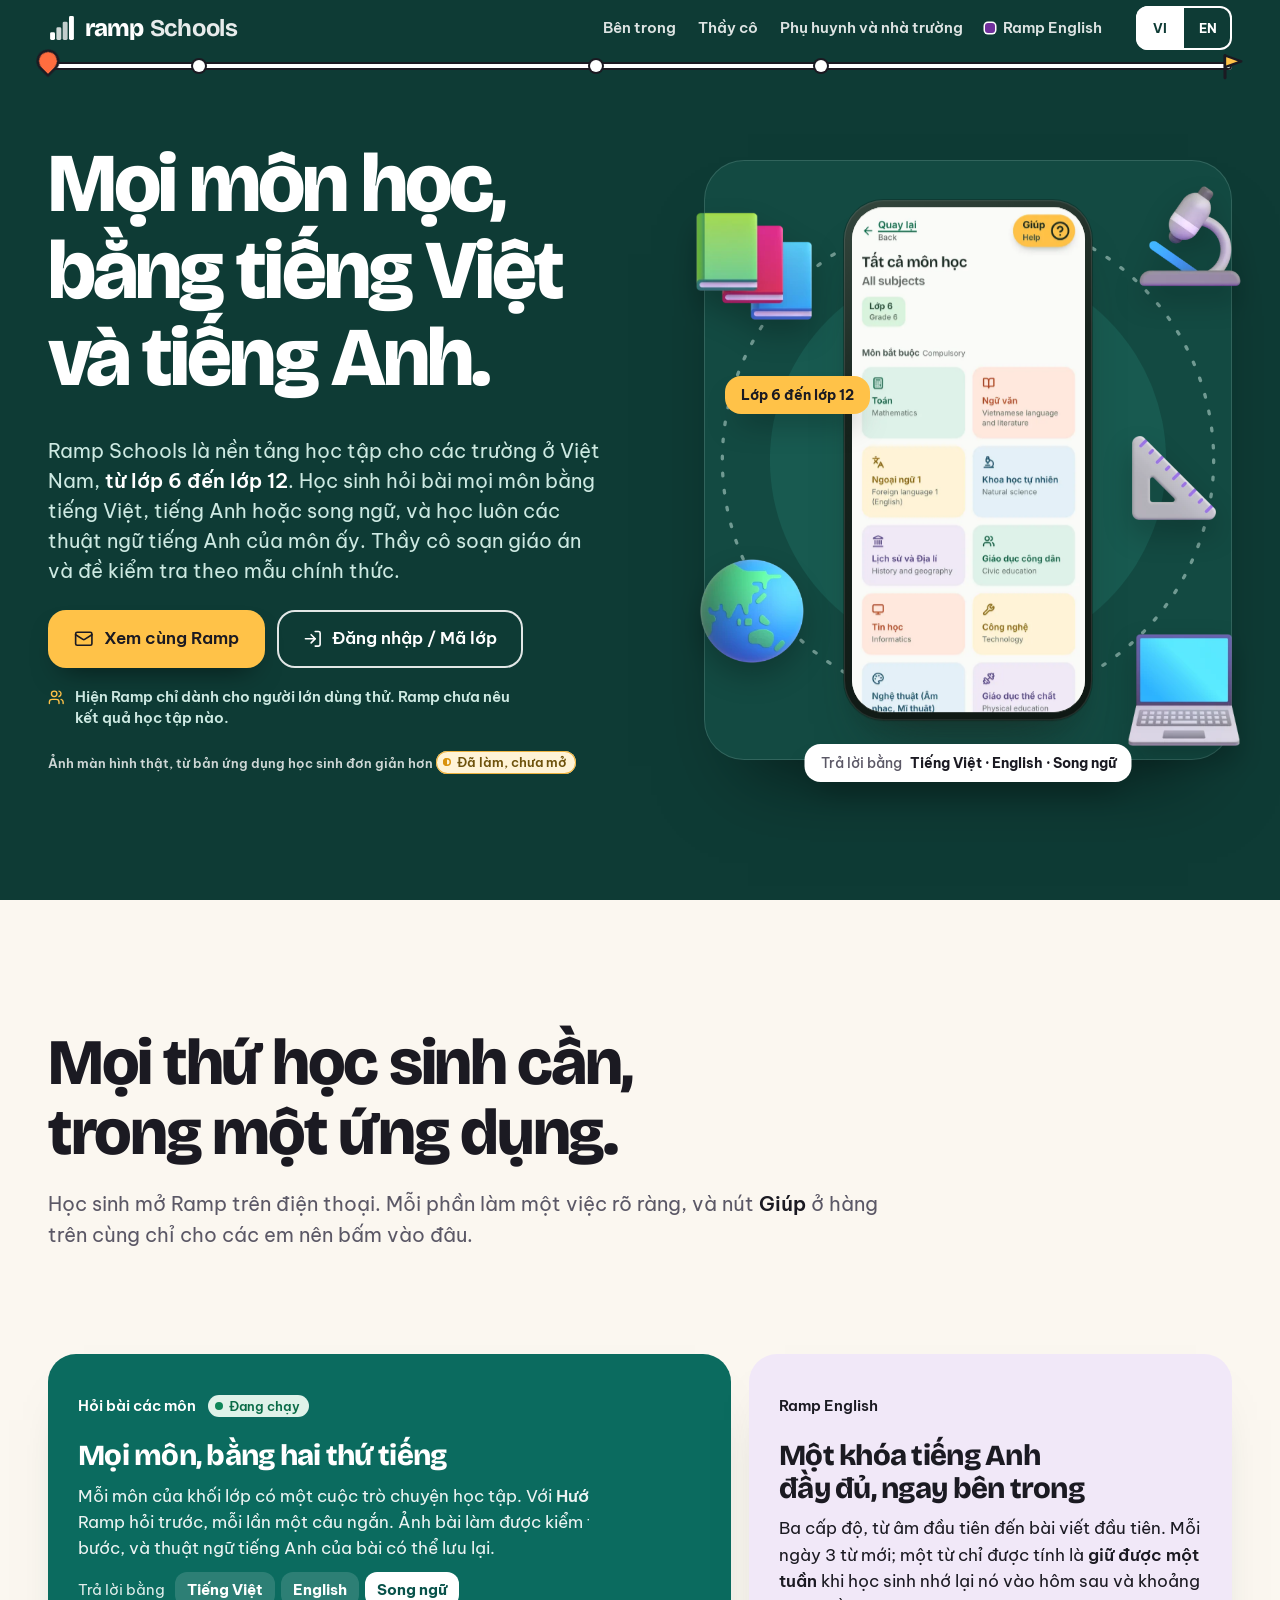
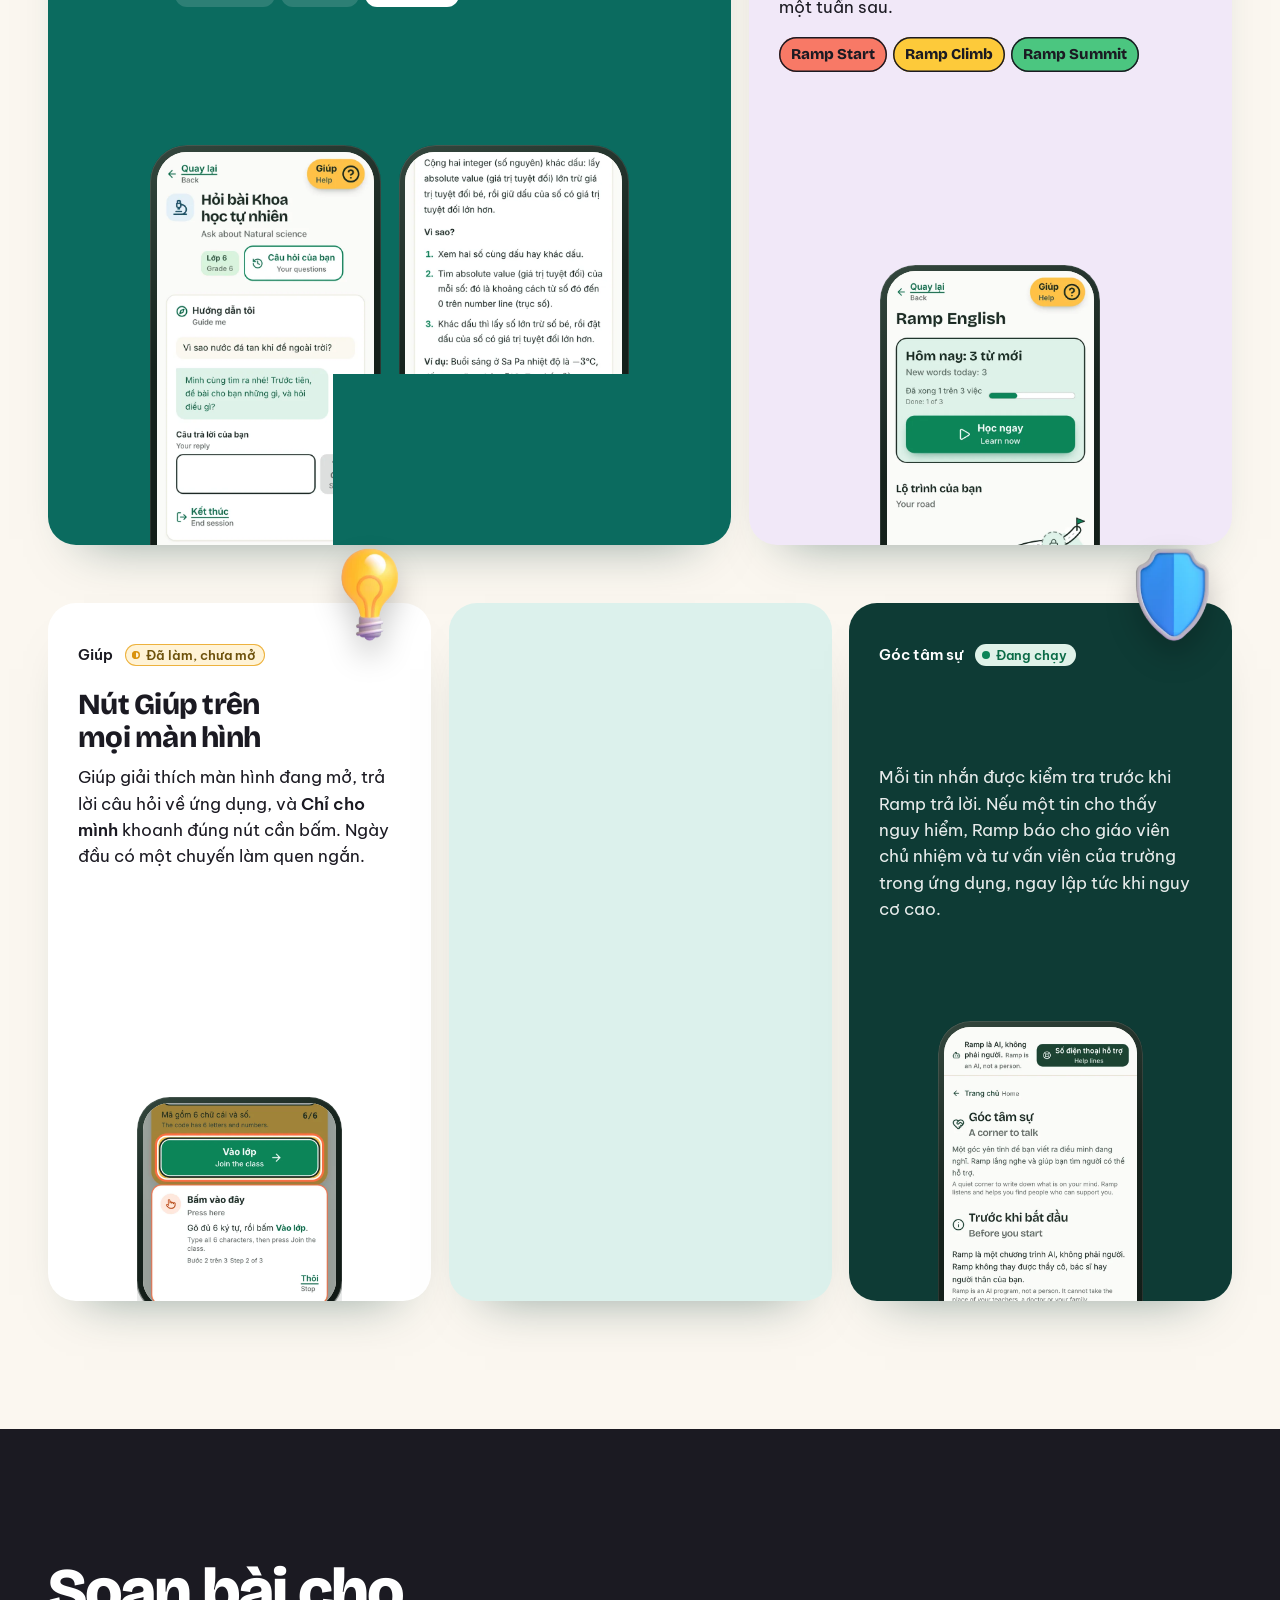
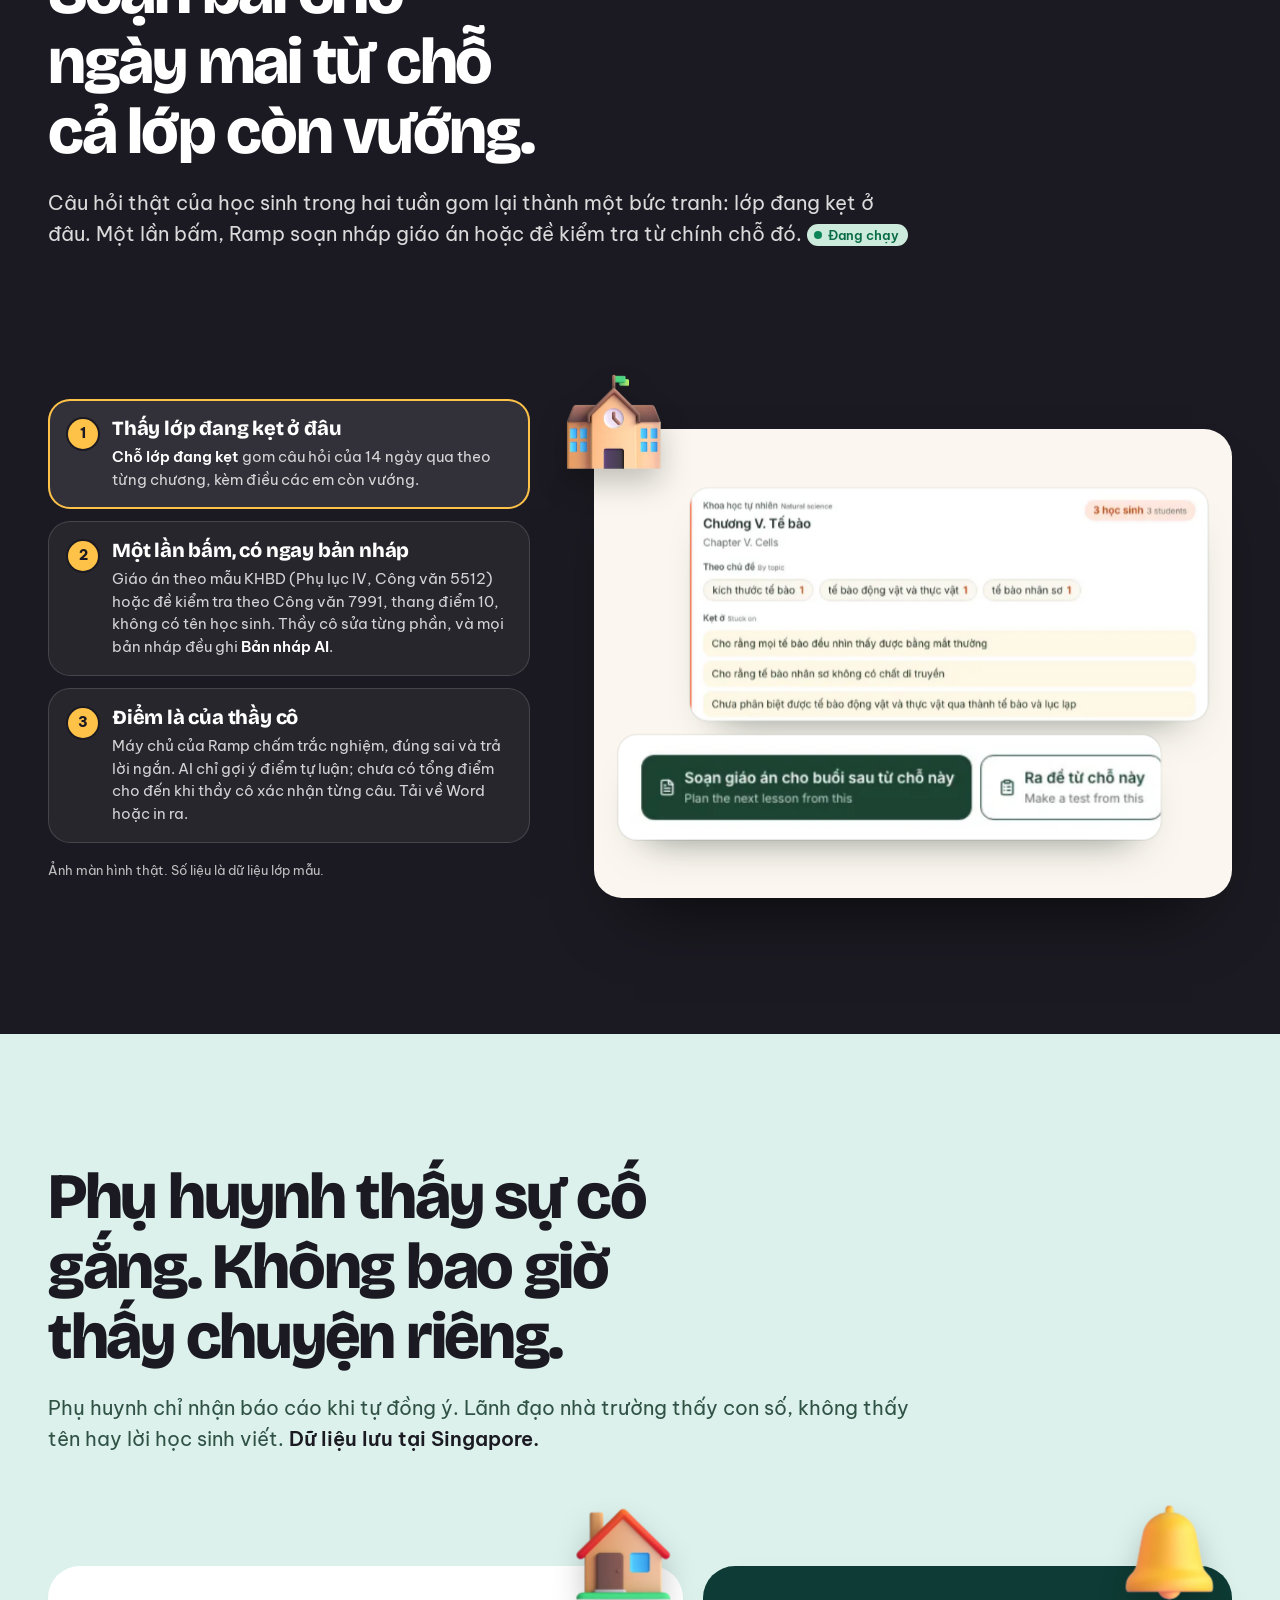
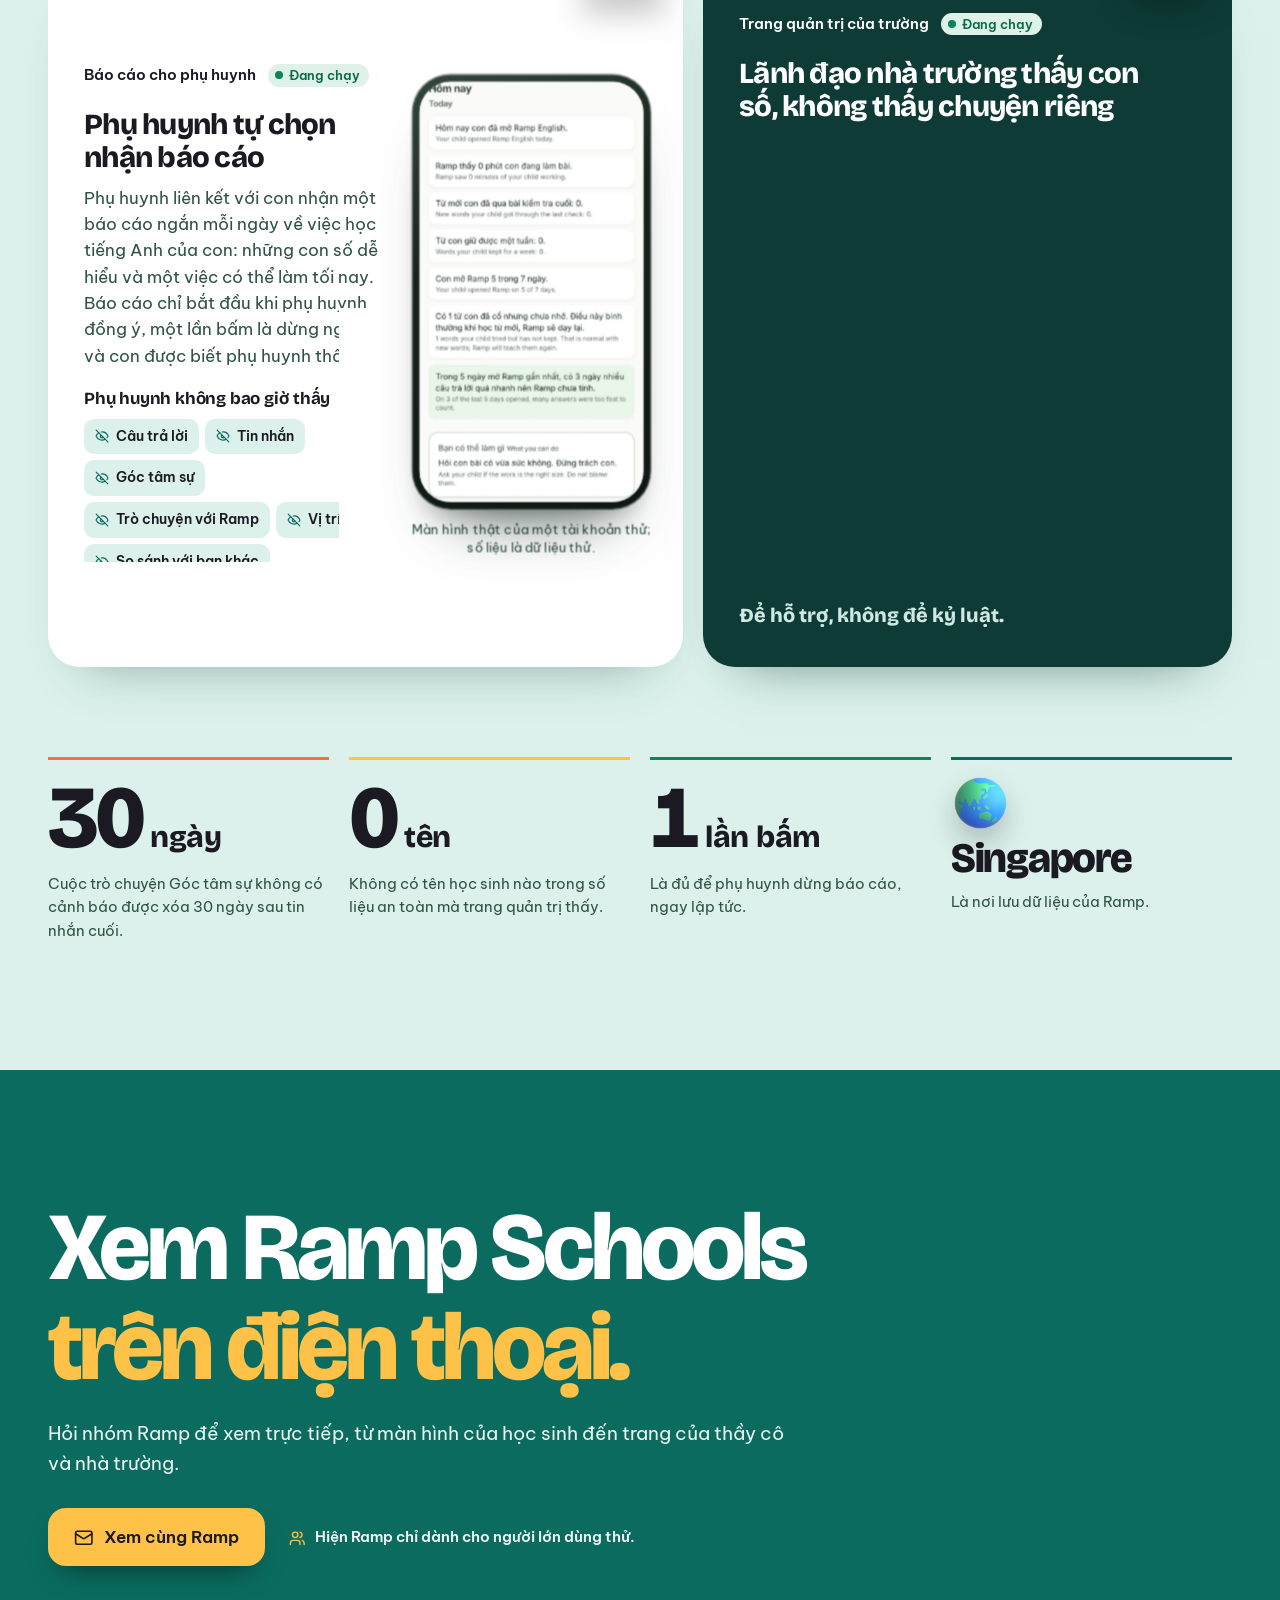
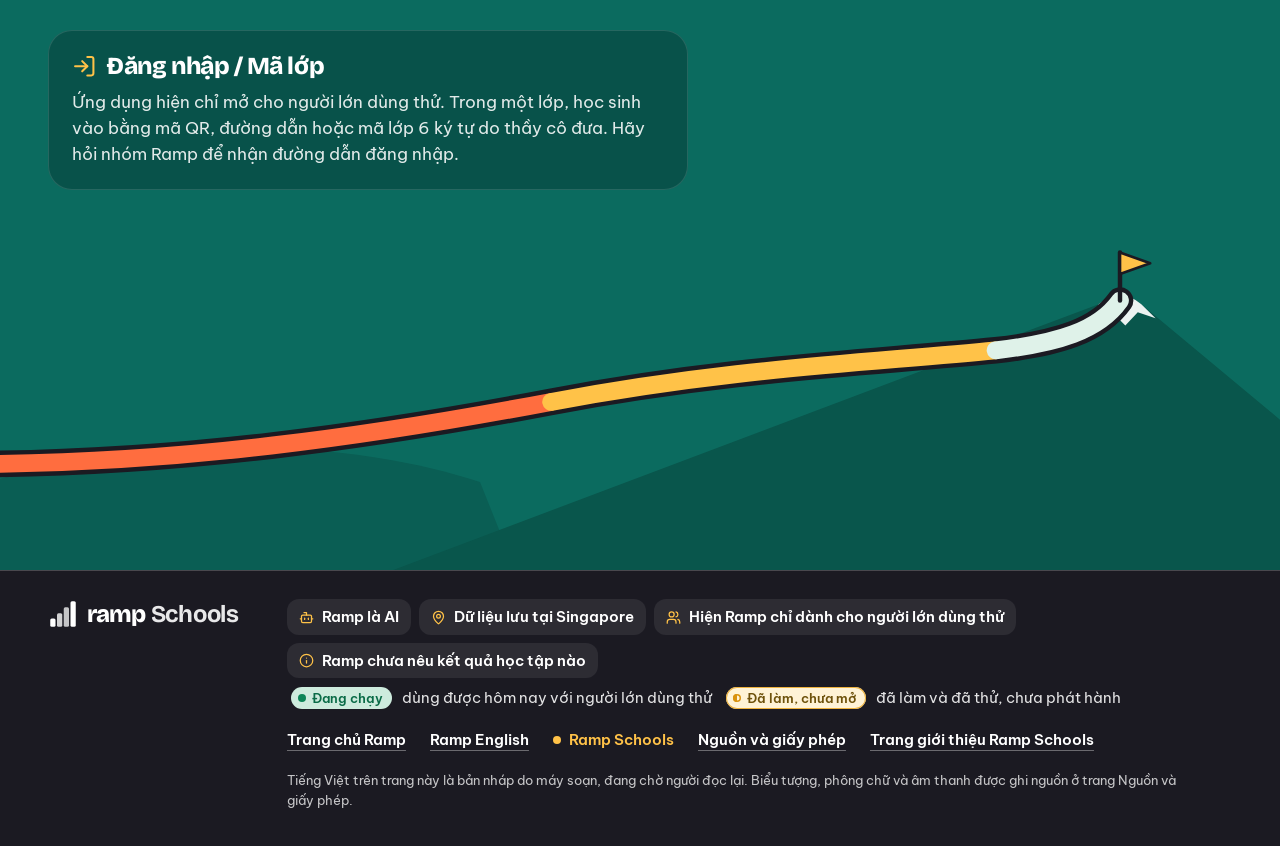
<file: ramp-preview/schools.html>
<!doctype html>
<html lang="vi" data-lang="vi">
<head>
<meta charset="utf-8">
<meta name="viewport" content="width=device-width, initial-scale=1">
<meta name="robots" content="noindex, nofollow">
<meta name="color-scheme" content="light">
<meta name="theme-color" content="#0E3B35">
<title>Ramp Schools: mọi môn học, bằng tiếng Việt và tiếng Anh</title>
<meta name="title-vi" content="Ramp Schools: mọi môn học, bằng tiếng Việt và tiếng Anh">
<meta name="title-en" content="Ramp Schools: every subject, in Vietnamese and English">
<meta name="description" content="Ramp Schools: nền tảng học tập cho các trường ở Việt Nam, lớp 6 đến lớp 12. Hỏi bài mọi môn bằng tiếng Việt, tiếng Anh hoặc song ngữ; giáo án và đề kiểm tra theo mẫu chính thức; Ramp English, Giúp, Hướng nghiệp và Góc tâm sự.">
<script>(function(){var r=document.documentElement;r.className+=' js';try{var l=localStorage.getItem('ramp-lang');if(l==='en'||l==='vi'){r.setAttribute('data-lang',l);r.lang=l}}catch(e){}})();</script>
<link rel="icon" href="assets/favicon.svg" type="image/svg+xml">
<link rel="preconnect" href="https://fonts.googleapis.com">
<link rel="preconnect" href="https://fonts.gstatic.com" crossorigin>
<link rel="stylesheet" href="https://fonts.googleapis.com/css2?family=Be+Vietnam+Pro:wght@400;500;600;700&family=Bricolage+Grotesque:opsz,wght@12..96,600..800&display=swap">
<link rel="stylesheet" href="assets/css/site.css">
<link rel="stylesheet" href="assets/css/ramp-family.css">
<link rel="stylesheet" href="assets/css/schools.css">
<link rel="preload" as="image" href="assets/img/subj-1.webp" type="image/webp">
</head>
<body class="p-schools">
<a class="skip" href="#main"><span data-l="vi" lang="vi">Đến nội dung chính</span><span data-l="en" lang="en">Skip to the content</span></a>

<header class="nav top on-dark" id="nav">
  <div class="nav-in">
    <div class="brand split">
      <a class="brand-home" href="index.html" aria-label="Trang chủ Ramp" data-label-en="Ramp home"><svg class="mark" viewBox="0 0 40 40" aria-hidden="true" focusable="false"><rect x="3" y="26" width="7" height="11" rx="2" fill="currentColor" fill-opacity="1"/><rect x="12" y="19" width="7" height="18" rx="2" fill="currentColor" fill-opacity="0.8"/><rect x="21" y="11" width="7" height="26" rx="2" fill="currentColor" fill-opacity="0.75"/><rect x="30" y="3" width="7" height="34" rx="2" fill="currentColor" fill-opacity="1"/></svg><span class="word">ramp</span></a>
      <a class="brand-sub" href="#top" aria-label="Ramp Schools, về đầu trang" data-label-en="Ramp Schools, back to the top">Schools</a>
    </div>
    <nav class="nav-links" id="menu" aria-label="Các phần" data-label-en="Sections">
      <a href="#places"><span data-l="vi" lang="vi">Bên trong</span><span data-l="en" lang="en">Inside</span></a>
      <a href="#teachers"><span data-l="vi" lang="vi">Thầy cô</span><span data-l="en" lang="en">Teachers</span></a>
      <a href="#parents"><span data-l="vi" lang="vi">Phụ huynh và nhà trường</span><span data-l="en" lang="en">Parents and schools</span></a>
      <a class="way to-e" href="english.html">Ramp English</a>
    </nav>
    <div class="lang" role="group" aria-label="Ngôn ngữ, Language">
      <button type="button" data-set="vi" lang="vi" aria-pressed="true" title="Tiếng Việt"><span>VI</span></button>
      <button type="button" data-set="en" lang="en" aria-pressed="false" title="English"><span>EN</span></button>
    </div>
    <button class="menu-btn" type="button" aria-expanded="false" aria-controls="menu" aria-label="Các phần" data-label-en="Sections" data-js hidden><span class="mi-open"><svg class="ic" viewBox="0 0 24 24" aria-hidden="true" focusable="false"><path d="M11 5h10"/> <path d="M11 12h10"/> <path d="M11 19h10"/> <path d="M4 4h1v5"/> <path d="M4 9h2"/> <path d="M6.5 20H3.4c0-1 2.6-1.925 2.6-3.5a1.5 1.5 0 0 0-2.6-1.02"/></svg></span><span class="mi-close"><svg class="ic" viewBox="0 0 24 24" aria-hidden="true" focusable="false"><path d="M18 6 6 18"/> <path d="m6 6 12 12"/></svg></span><span class="mt"><span data-l="vi" lang="vi">Các phần</span><span data-l="en" lang="en">Sections</span></span></button>
  </div>
  <div class="trail" aria-hidden="true">
    <div class="trail-road"><span class="trail-walk"></span><span class="trail-mask"></span></div>
    <a class="stop" tabindex="-1" href="#places" style="left:20%"><span><b data-l="vi">Bên trong</b><b data-l="en">Inside</b></span></a>
    <a class="stop" tabindex="-1" href="#teachers" style="left:45%"><span><b data-l="vi">Thầy cô</b><b data-l="en">Teachers</b></span></a>
    <a class="stop" tabindex="-1" href="#parents" style="left:70%"><span><b data-l="vi">Phụ huynh và nhà trường</b><b data-l="en">Parents and schools</b></span></a>
    <a class="stop flag" tabindex="-1" href="#close" style="left:95%"><span><b data-l="vi">Xem cùng Ramp</b><b data-l="en">Get a walk-through</b></span><svg viewBox="0 0 24 24" aria-hidden="true" focusable="false"><path d="M6 22V3" stroke="#1B1A22" stroke-width="2.6" stroke-linecap="round"/><path d="M6 3 L20 8 L6 13 Z" fill="#FFC248" stroke="#1B1A22" stroke-width="2" stroke-linejoin="round"/></svg></a>
    <span class="trail-pin" aria-hidden="true"></span>
  </div>
</header>

<main id="main">

<section class="hero sc-hero" id="top" aria-labelledby="h-top">
  <div class="hero-in wrap">
    <h1 id="h-top" class="display">
      <span data-l="vi" lang="vi"><span class="nw">Mọi môn học,</span> <span class="nw">bằng tiếng Việt</span> <span class="nw">và tiếng Anh.</span></span>
      <span data-l="en" lang="en"><span class="nw">Every subject,</span> <span class="nw">in Vietnamese</span> <span class="nw">and English.</span></span>
    </h1>
    <div class="hero-copy">
      <p class="promise"><span data-l="vi" lang="vi">Ramp Schools là nền tảng học tập cho các trường ở Việt Nam, <b>từ lớp 6 đến lớp 12</b>. Học sinh hỏi bài mọi môn bằng tiếng Việt, tiếng Anh hoặc song ngữ, và học luôn các thuật ngữ tiếng Anh của môn ấy. Thầy cô soạn giáo án và đề kiểm tra theo mẫu chính thức.</span><span data-l="en" lang="en">Ramp Schools is a study platform for schools in Vietnam, <b>grades 6 to 12</b>. Students ask about every subject in Vietnamese, English or both, and learn the subject's English terms as they go. Teachers draft lesson plans and tests in the official formats.</span></p>
      <div class="cta-row">
        <a class="btn btn-hi btn-lg magnetic" href="mailto:pr3n3v@gmail.com?subject=Ramp%20Schools%20walk-through"><svg class="ic" viewBox="0 0 24 24" aria-hidden="true" focusable="false"><path d="m22 7-8.991 5.727a2 2 0 0 1-2.009 0L2 7"/> <rect x="2" y="4" width="20" height="16" rx="2"/></svg><span data-l="vi" lang="vi">Xem cùng Ramp</span><span data-l="en" lang="en">Get a walk-through</span></a>
        <a class="btn btn-line btn-lg" href="#login"><svg class="ic" viewBox="0 0 24 24" aria-hidden="true" focusable="false"><path d="m10 17 5-5-5-5"/><path d="M15 12H3"/><path d="M15 3h4a2 2 0 0 1 2 2v14a2 2 0 0 1-2 2h-4"/></svg><span data-l="vi" lang="vi">Đăng nhập / Mã lớp</span><span data-l="en" lang="en">Log in / Class code</span></a>
      </div>
      <p class="adults"><svg class="ic" viewBox="0 0 24 24" aria-hidden="true" focusable="false"><path d="M16 21v-2a4 4 0 0 0-4-4H6a4 4 0 0 0-4 4v2"/> <path d="M16 3.128a4 4 0 0 1 0 7.744"/> <path d="M22 21v-2a4 4 0 0 0-3-3.87"/> <circle cx="9" cy="7" r="4"/></svg><span><span data-l="vi" lang="vi">Hiện Ramp chỉ dành cho người lớn dùng thử. Ramp chưa nêu kết quả học tập nào.</span><span data-l="en" lang="en">For now Ramp is for adult testers only. Ramp claims no learning results yet.</span></span></p>
      <p class="hero-note"><span data-l="vi" lang="vi">Ảnh màn hình thật, từ bản ứng dụng học sinh đơn giản hơn</span><span data-l="en" lang="en">Real screens, from the simpler student app</span> <span class="st built"><span data-l="vi" lang="vi">Đã làm, chưa mở</span><span data-l="en" lang="en">Built</span></span></p>
    </div>
    <div class="sc-stage">
      <div class="sc-card tilt">
        <svg class="sc-orbit" viewBox="0 0 400 400" aria-hidden="true" focusable="false"><circle cx="200" cy="200" r="150" fill="#185A50"/><circle cx="200" cy="200" r="186" fill="none" stroke="#CDE9E2" stroke-opacity=".5" stroke-width="2.5" stroke-dasharray="2 11" stroke-linecap="round"/></svg>
        <figure class="phone sc-phone lift-s"><div class="scr"><img src="assets/img/subj-1.webp" width="640" height="1386" fetchpriority="high" alt="Màn hình Tất cả môn học của lớp 6: Toán, Ngữ văn, Ngoại ngữ 1, Khoa học tự nhiên, Lịch sử và Địa lí, Giáo dục công dân, Tin học, Công nghệ" data-alt-en="The All subjects screen for grade 6: Maths, Vietnamese, Foreign language 1, Natural science, History and geography, Civic education, Informatics, Technology"></div></figure>
        <img class="fx sc-fx f1 lift" src="assets/fx/books.webp" width="192" height="192" alt="">
        <img class="fx sc-fx f2 lift" src="assets/fx/microscope.webp" width="192" height="192" alt="">
        <img class="fx sc-fx f3 lift" src="assets/fx/globe-asia.webp" width="192" height="192" alt="">
        <img class="fx sc-fx f4 lift" src="assets/fx/triangular-ruler.webp" width="192" height="192" alt="">
        <img class="fx sc-fx f5 lift" src="assets/fx/laptop.webp" width="192" height="192" alt="">
        <p class="sc-pill p1 lift"><span data-l="vi" lang="vi">Lớp 6 đến lớp 12</span><span data-l="en" lang="en">Grades 6 to 12</span></p>
        <p class="sc-pill p2 lift"><span class="pl"><span data-l="vi" lang="vi">Trả lời bằng</span><span data-l="en" lang="en">Answers in</span></span> <span class="nw">Tiếng Việt · English · Song ngữ<span data-l="en" lang="en"> (both)</span></span></p>
      </div>
    </div>
  </div>
</section>

<section class="sec sc-places" id="places" aria-labelledby="h-places">
  <div class="wrap">
    <div class="sec-head reveal">
      <h2 id="h-places" class="h2"><span data-l="vi" lang="vi">Mọi thứ học sinh cần, trong một ứng dụng.</span><span data-l="en" lang="en">What a student needs, in one app.</span></h2>
      <p class="lead"><span data-l="vi" lang="vi">Học sinh mở Ramp trên điện thoại. Mỗi phần làm một việc rõ ràng, và nút <b>Giúp</b> ở hàng trên cùng chỉ cho các em nên bấm vào đâu.</span><span data-l="en" lang="en">Students open Ramp on a phone. Each part does one clear job, and the <b>Giúp</b> button in the top row shows them where to press.</span></p>
    </div>

    <div class="sc-tiles">
      <div class="cell c-ask reveal">
        <article class="tile tilt t-ask">
          <img class="fx t-fx lift" src="assets/fx/speech-balloon.webp" width="192" height="192" alt="" loading="lazy">
          <div class="thd"><span class="bil"><span class="vi">Hỏi bài các môn</span><span class="en" data-l="en" lang="en">Ask about any subject</span></span><span class="st live"><span data-l="vi" lang="vi">Đang chạy</span><span data-l="en" lang="en">Live</span></span></div>
          <h3 class="h3x"><span data-l="vi" lang="vi">Mọi môn, bằng hai thứ tiếng</span><span data-l="en" lang="en">Every subject, in two languages</span></h3>
          <p><span data-l="vi" lang="vi">Mỗi môn của khối lớp có một cuộc trò chuyện học tập. Với <b>Hướng dẫn tôi</b>, Ramp hỏi trước, mỗi lần một câu ngắn. Ảnh bài làm được kiểm tra từng bước, và thuật ngữ tiếng Anh của bài có thể lưu lại.</span><span data-l="en" lang="en">Every subject of the grade has a study chat. In <b>Hướng dẫn tôi</b> (Guide me), Ramp asks first, one short question at a time. Homework photos are checked step by step, and the lesson's English terms can be saved.</span></p>
          <p class="anslang"><span class="al-l"><span data-l="vi" lang="vi">Trả lời bằng</span><span data-l="en" lang="en">Answers in</span></span><span class="al">Tiếng Việt</span><span class="al">English</span><span class="al">Song ngữ<span data-l="en" lang="en"> (both)</span></span></p>
          <div class="peeks">
            <div class="peek"><figure class="phone"><div class="scr"><img src="assets/img/subj-3.webp" width="640" height="1386" loading="lazy" alt="Hướng dẫn tôi trong môn Khoa học tự nhiên: Ramp hỏi lại một câu ngắn trước" data-alt-en="Hướng dẫn tôi (Guide me) in Natural science: Ramp asks a short question back first"></div></figure></div>
            <div class="peek second"><figure class="phone"><div class="scr"><img src="assets/img/subj-4.webp" width="640" height="1386" loading="lazy" alt="Một lời giải Toán với quy tắc, các bước đánh số, ví dụ và thuật ngữ tiếng Anh" data-alt-en="A maths answer with the rule, numbered steps, an example and the key English terms"></div></figure></div>
          </div>
        </article>
      </div>

      <div class="cell c-eng reveal">
        <article class="tile tilt t-eng2">
          <img class="fx t-fx lift" src="assets/fx/open-book.webp" width="192" height="192" alt="" loading="lazy">
          <div class="thd"><span class="bil"><span class="vi">Ramp English</span><span class="en" data-l="en" lang="en">Inside Ramp Schools</span></span></div>
          <h3 class="h3x"><span data-l="vi" lang="vi">Một khóa tiếng Anh đầy đủ, ngay bên trong</span><span data-l="en" lang="en">A full English course, built in</span></h3>
          <p><span data-l="vi" lang="vi">Ba cấp độ, từ âm đầu tiên đến bài viết đầu tiên. Mỗi ngày 3 từ mới; một từ chỉ được tính là <b>giữ được một tuần</b> khi học sinh nhớ lại nó vào hôm sau và khoảng một tuần sau.</span><span data-l="en" lang="en">Three levels, from the first sound to the first essay. Three new words a day; a word counts as <b>kept for a week</b> only when the student recalls it the next day and again about a week later.</span></p>
          <ul class="lvchips" aria-label="Ba cấp độ" data-label-en="The three levels"><li class="ls">Ramp Start</li><li class="lc">Ramp Climb</li><li class="lm">Ramp Summit</li></ul>
          <ul class="strows sc-strows">
            <li><span class="st live"><span data-l="vi" lang="vi">Đang chạy</span><span data-l="en" lang="en">Live</span></span><span><span data-l="vi" lang="vi">lộ trình, các âm, từ mỗi ngày, những bài đầu tiên</span><span data-l="en" lang="en">the road, sounds, daily words, first lessons</span></span></li>
            <li><span class="st built"><span data-l="vi" lang="vi">Đã làm, chưa mở</span><span data-l="en" lang="en">Built</span></span><span><span data-l="vi" lang="vi">các khóa học, bài kiểm tra cuối cấp độ</span><span data-l="en" lang="en">the courses, level-end tests</span></span></li>
          </ul>
          <a class="sc-more" href="english.html"><span data-l="vi" lang="vi">Xem Ramp English</span><span data-l="en" lang="en">See Ramp English</span><svg class="ic" viewBox="0 0 24 24" aria-hidden="true" focusable="false"><path d="M5 12h14"/> <path d="m12 5 7 7-7 7"/></svg></a>
          <div class="peeks">
            <div class="peek"><figure class="phone"><div class="scr"><img src="assets/img/hero-english.webp" width="640" height="1386" loading="lazy" alt="Trang chủ Ramp English: Hôm nay 3 từ mới, nút Học ngay và lộ trình ba cấp độ" data-alt-en="The Ramp English home: today's three new words, the Học ngay (Learn now) button and the road of three levels"></div></figure></div>
          </div>
        </article>
      </div>

      <div class="cell c-giup reveal">
        <article class="tile tilt t-giup">
          <img class="fx t-fx lift" src="assets/fx/light-bulb.webp" width="192" height="192" alt="" loading="lazy">
          <div class="thd"><span class="bil"><span class="vi">Giúp</span><span class="en" data-l="en" lang="en">Help</span></span><span class="st built"><span data-l="vi" lang="vi">Đã làm, chưa mở</span><span data-l="en" lang="en">Built</span></span></div>
          <h3 class="h3x"><span data-l="vi" lang="vi">Nút Giúp trên mọi màn hình</span><span data-l="en" lang="en">A Giúp button on every screen</span></h3>
          <p><span data-l="vi" lang="vi">Giúp giải thích màn hình đang mở, trả lời câu hỏi về ứng dụng, và <b>Chỉ cho mình</b> khoanh đúng nút cần bấm. Ngày đầu có một chuyến làm quen ngắn.</span><span data-l="en" lang="en">Giúp explains the screen that is open and answers questions about the app, and <b>Chỉ cho mình</b> (Show me) rings the very button to press. Day one brings a short tour.</span></p>
          <div class="gdemo sc-gdemo" data-js hidden>
            <button type="button" class="gdemo-btn" id="gdemo"><span>Giúp</span><svg class="ic" viewBox="0 0 24 24" aria-hidden="true" focusable="false"><circle cx="12" cy="12" r="10"/> <path d="M9.09 9a3 3 0 0 1 5.83 1c0 2-3 3-3 3"/> <path d="M12 17h.01"/></svg></button>
            <p><span data-l="vi" lang="vi">Bấm để thử Chỉ cho mình ngay trên trang này.</span><span data-l="en" lang="en">Press it to try Chỉ cho mình (Show me) on this page.</span></p>
          </div>
          <div class="peeks">
            <div class="peek" style="--ph:204px"><figure class="phone ring-ph"><div class="scr"><img src="assets/img/giup-2-ring.webp" width="640" height="676" loading="lazy" alt="Chỉ cho mình: trang mờ đi, một vòng khoanh nút Vào lớp, và thẻ Bấm vào đây, bước 2 trên 3" data-alt-en="Chỉ cho mình (Show me): the page dims, a ring circles the Vào lớp (Join the class) button, and a card says Bấm vào đây (Press here), step 2 of 3"></div></figure></div>
          </div>
        </article>
      </div>

      <div class="cell c-car reveal">
        <article class="tile tilt t-car">
          <img class="fx t-fx lift" src="assets/fx/compass.webp" width="192" height="192" alt="" loading="lazy">
          <div class="thd"><span class="bil"><span class="vi">Hướng nghiệp</span><span class="en" data-l="en" lang="en">Careers</span></span><span class="st live"><span data-l="vi" lang="vi">Đang chạy</span><span data-l="en" lang="en">Live</span></span></div>
          <h3 class="h3x"><span data-l="vi" lang="vi">Chỉ nói điều đã kiểm chứng</span><span data-l="en" lang="en">Only checked facts</span></h3>
          <p><span data-l="vi" lang="vi">Kỳ thi, học phí, học bổng và hạn chót chỉ lấy từ dữ liệu đã được duyệt hoặc trang chính thức, luôn kèm nguồn, đường dẫn và ngày. Chỉ học sinh đọc được cuộc trò chuyện hướng nghiệp của mình.</span><span data-l="en" lang="en">Exams, fees, scholarships and deadlines come only from reviewed facts or official sites, always with the source, the link and the date. Only the student can read their careers chats.</span></p>
          <div class="peeks">
            <div class="peek"><figure class="phone"><div class="scr"><img src="assets/img/careers.webp" width="640" height="1386" loading="lazy" alt="Hướng nghiệp: học sinh hỏi muốn làm bác sĩ thì cần học gì, và Ramp trả lời" data-alt-en="Hướng nghiệp (Careers): a student asks what to study to become a doctor, and Ramp answers"></div></figure></div>
          </div>
        </article>
      </div>

      <div class="cell c-care reveal">
        <article class="tile tilt t-care">
          <img class="fx t-fx lift" src="assets/fx/shield.webp" width="192" height="192" alt="" loading="lazy">
          <div class="thd"><span class="bil"><span class="vi">Góc tâm sự</span><span class="en" data-l="en" lang="en">A corner to talk</span></span><span class="st live"><span data-l="vi" lang="vi">Đang chạy</span><span data-l="en" lang="en">Live</span></span></div>
          <h3 class="h3x"><span data-l="vi" lang="vi">Một góc an toàn, có người lớn thật phía sau</span><span data-l="en" lang="en">A safe corner, with real adults behind it</span></h3>
          <p><span data-l="vi" lang="vi">Mỗi tin nhắn được kiểm tra trước khi Ramp trả lời. Nếu một tin cho thấy nguy hiểm, Ramp báo cho giáo viên chủ nhiệm và tư vấn viên của trường trong ứng dụng, ngay lập tức khi nguy cơ cao.</span><span data-l="en" lang="en">Every message is checked before Ramp replies. If one suggests danger, Ramp alerts the homeroom teacher and the school's counsellors in the app, at once for high risk.</span></p>
          <p class="t-small"><span data-l="vi" lang="vi">Ramp là AI, không phải người, và không hứa giữ bí mật. Cảnh báo chỉ gửi khi học sinh đã vào một trường.</span><span data-l="en" lang="en">Ramp is an AI, not a person, and does not promise to keep secrets. Alerts go out only when the student has joined a school.</span></p>
          <div class="peeks">
            <div class="peek"><figure class="phone"><div class="scr"><img src="assets/img/safe.webp" width="640" height="1386" loading="lazy" alt="Lời nhắc của Góc tâm sự: Ramp là chương trình AI, không phải người, ai đọc được, và Ramp không hứa giữ bí mật" data-alt-en="The Góc tâm sự notice: Ramp is an AI program, not a person, who can read it, and Ramp does not promise to keep secrets"></div></figure></div>
          </div>
        </article>
      </div>
    </div>
  </div>
</section>

<section class="sec sc-teach dk" id="teachers" aria-labelledby="h-tea">
  <div class="wrap">
    <div class="sec-head reveal">
      <h2 id="h-tea" class="h2"><span data-l="vi" lang="vi">Soạn bài cho ngày mai từ chỗ cả lớp còn vướng.</span><span data-l="en" lang="en">Plan tomorrow from what the class got stuck on.</span></h2>
      <p class="lead"><span data-l="vi" lang="vi">Câu hỏi thật của học sinh trong hai tuần gom lại thành một bức tranh: lớp đang kẹt ở đâu. Một lần bấm, Ramp soạn nháp giáo án hoặc đề kiểm tra từ chính chỗ đó.</span><span data-l="en" lang="en">Two weeks of real questions become one picture of where the class is stuck. One press drafts the next lesson plan or a test from it.</span> <span class="st live"><span data-l="vi" lang="vi">Đang chạy</span><span data-l="en" lang="en">Live</span></span></p>
    </div>
    <p class="sc-big reveal"><span data-l="vi" lang="vi">AI chỉ soạn nháp. <em>Thầy cô quyết định.</em></span><span data-l="en" lang="en">The AI only drafts. <em>The teacher decides.</em></span></p>

    <div class="tsteps reveal" id="tsteps">
      <div class="tstep">
        <button class="tbtn" type="button" aria-pressed="true" aria-controls="tv1">
          <span class="num">1</span>
          <span class="tb-t"><b class="tb-h"><span data-l="vi" lang="vi">Thấy lớp đang kẹt ở đâu</span><span data-l="en" lang="en">See where the class is stuck</span></b><span class="tb-p"><span data-l="vi" lang="vi"><b>Chỗ lớp đang kẹt</b> gom câu hỏi của 14 ngày qua theo từng chương, kèm điều các em còn vướng.</span><span data-l="en" lang="en"><b>Chỗ lớp đang kẹt</b> (Where the class is stuck) groups the last 14 days of questions by chapter, with what students got stuck on.</span></span></span>
        </button>
        <div class="tvis" id="tv1">
          <div class="desk tilt">
            <img class="fx d-fx lift" src="assets/fx/school.webp" width="192" height="192" alt="" loading="lazy">
            <figure class="snip lift-s"><img src="assets/img/z-stuck.webp" width="718" height="322" loading="lazy" alt="Chỗ lớp đang kẹt: Khoa học tự nhiên, Chương V, Tế bào, 3 học sinh, theo chủ đề và điều các em còn vướng" data-alt-en="Where the class is stuck: Natural science, Chapter V, Cells, 3 students, by topic, and what they were stuck on"></figure>
            <figure class="snip btns-snip lift-s"><img src="assets/img/z-stuck-btns.webp" width="504" height="74" loading="lazy" alt="Hai nút: Soạn giáo án cho buổi sau từ chỗ này, và Ra đề từ chỗ này" data-alt-en="Two buttons: Plan the next lesson from this, and Make a test from this"></figure>
          </div>
        </div>
      </div>
      <div class="tstep">
        <button class="tbtn" type="button" aria-pressed="false" aria-controls="tv2">
          <span class="num">2</span>
          <span class="tb-t"><b class="tb-h"><span data-l="vi" lang="vi">Một lần bấm, có ngay bản nháp</span><span data-l="en" lang="en">One press, one draft</span></b><span class="tb-p"><span data-l="vi" lang="vi">Giáo án theo mẫu KHBD (Phụ lục IV, Công văn 5512) hoặc đề kiểm tra theo Công văn 7991, thang điểm 10, không có tên học sinh. Thầy cô sửa từng phần, và mọi bản nháp đều ghi <b>Bản nháp AI</b>.</span><span data-l="en" lang="en">A KHBD lesson plan (Phụ lục IV of Công văn 5512) or a Công văn 7991 test out of 10, with no student names. The teacher edits every part, and every draft is labelled <b>Bản nháp AI</b> (AI draft).</span></span></span>
        </button>
        <div class="tvis" id="tv2">
          <div class="desk tilt">
            <img class="fx d-fx lift" src="assets/fx/memo.webp" width="192" height="192" alt="" loading="lazy">
            <figure class="snip tabs-snip lift-s"><img src="assets/img/x5b.webp" width="428" height="72" loading="lazy" alt="Bốn phần của một đề nháp: Ma trận, Bản đặc tả, Đề và Hướng dẫn chấm" data-alt-en="A draft test's four parts: Ma trận (grid), Bản đặc tả (specification), Đề (paper) and Hướng dẫn chấm (marking guide)"></figure>
            <figure class="snip plan-snip lift-s"><img src="assets/img/x6b.webp" width="800" height="610" loading="lazy" alt="Một phần giáo án nháp theo mẫu KHBD" data-alt-en="Part of a draft lesson plan in the KHBD layout"></figure>
          </div>
        </div>
      </div>
      <div class="tstep">
        <button class="tbtn" type="button" aria-pressed="false" aria-controls="tv3">
          <span class="num">3</span>
          <span class="tb-t"><b class="tb-h"><span data-l="vi" lang="vi">Điểm là của thầy cô</span><span data-l="en" lang="en">The marks are the teacher's</span></b><span class="tb-p"><span data-l="vi" lang="vi">Máy chủ của Ramp chấm trắc nghiệm, đúng sai và trả lời ngắn. AI chỉ gợi ý điểm tự luận; chưa có tổng điểm cho đến khi thầy cô xác nhận từng câu. Tải về Word hoặc in ra.</span><span data-l="en" lang="en">Ramp's server marks multiple choice, true or false and short answers. The AI only suggests essay marks; no total exists until the teacher confirms each one. Download for Word or print.</span></span></span>
        </button>
        <div class="tvis" id="tv3">
          <div class="desk tilt">
            <img class="fx d-fx lift" src="assets/fx/check-mark.webp" width="192" height="192" alt="" loading="lazy">
            <figure class="snip lift-s"><img src="assets/img/mark-total.webp" width="640" height="148" loading="lazy" alt="Điểm: 6,85/10, tổng điểm thang 10 sau khi thầy cô xác nhận" data-alt-en="Điểm: 6,85/10 (Mark: 6.85/10), the total out of 10 once the teacher has confirmed"></figure>
            <figure class="snip lift-s"><img src="assets/img/x5a.webp" width="736" height="278" loading="lazy" alt="Tải về và in: cả bộ đề gồm ma trận, bản đặc tả, đề và hướng dẫn chấm, dạng Word hoặc bản in; đề cho học sinh không có đáp án" data-alt-en="Download and print: the whole pack of grid, specification, paper and marking guide, for Word or print; the students' paper has no answers"></figure>
          </div>
        </div>
      </div>
      <p class="cap-s tcap"><span data-l="vi" lang="vi">Ảnh màn hình thật. Số liệu là dữ liệu lớp mẫu.</span><span data-l="en" lang="en">Real screens. The numbers are sample class data.</span></p>
    </div>
  </div>
</section>

<section class="sec sc-par" id="parents" aria-labelledby="h-par">
  <div class="wrap">
    <div class="sec-head reveal">
      <h2 id="h-par" class="h2"><span data-l="vi" lang="vi">Phụ huynh thấy sự cố gắng. Không bao giờ thấy chuyện riêng.</span><span data-l="en" lang="en">Parents see the effort. Never the private words.</span></h2>
      <p class="lead"><span data-l="vi" lang="vi">Phụ huynh chỉ nhận báo cáo khi tự đồng ý. Lãnh đạo nhà trường thấy con số, không thấy tên hay lời học sinh viết. <b>Dữ liệu lưu tại Singapore.</b></span><span data-l="en" lang="en">Parents get a report only after they agree. School leaders see counts, never a name or a student's words. <b>Data is stored in Singapore.</b></span></p>
    </div>

    <div class="pl-grid">
      <div class="cell reveal">
        <article class="pcard tilt">
          <img class="fx p-fx lift" src="assets/fx/house.webp" width="192" height="192" alt="" loading="lazy">
          <div class="pc-t">
            <div class="thd"><span class="bil"><span class="vi"><span data-l="vi" lang="vi">Báo cáo cho phụ huynh</span><span data-l="en" lang="en">The parent's report</span></span></span><span class="st live"><span data-l="vi" lang="vi">Đang chạy</span><span data-l="en" lang="en">Live</span></span></div>
            <h3 class="h3x"><span data-l="vi" lang="vi">Phụ huynh tự chọn nhận báo cáo</span><span data-l="en" lang="en">Parents opt in to a report</span></h3>
            <p><span data-l="vi" lang="vi">Phụ huynh liên kết với con nhận một báo cáo ngắn mỗi ngày về việc học tiếng Anh của con: những con số dễ hiểu và một việc có thể làm tối nay. Báo cáo chỉ bắt đầu khi phụ huynh đồng ý, một lần bấm là dừng ngay, và con được biết phụ huynh thấy gì.</span><span data-l="en" lang="en">A parent linked to their child gets a short daily report on the child's English: plain numbers and one thing to do tonight. It starts only after the parent agrees, one tap stops it at once, and the child is told what the parent sees.</span></p>
            <h4 class="h4 nv-h"><span data-l="vi" lang="vi">Phụ huynh không bao giờ thấy</span><span data-l="en" lang="en">A parent never sees</span></h4>
            <ul class="nv">
              <li><svg class="ic" viewBox="0 0 24 24" aria-hidden="true" focusable="false"><path d="M10.733 5.076a10.744 10.744 0 0 1 11.205 6.575 1 1 0 0 1 0 .696 10.747 10.747 0 0 1-1.444 2.49"/> <path d="M14.084 14.158a3 3 0 0 1-4.242-4.242"/> <path d="M17.479 17.499a10.75 10.75 0 0 1-15.417-5.151 1 1 0 0 1 0-.696 10.75 10.75 0 0 1 4.446-5.143"/> <path d="m2 2 20 20"/></svg><span data-l="vi" lang="vi">Câu trả lời</span><span data-l="en" lang="en">Answers</span></li>
              <li><svg class="ic" viewBox="0 0 24 24" aria-hidden="true" focusable="false"><path d="M10.733 5.076a10.744 10.744 0 0 1 11.205 6.575 1 1 0 0 1 0 .696 10.747 10.747 0 0 1-1.444 2.49"/> <path d="M14.084 14.158a3 3 0 0 1-4.242-4.242"/> <path d="M17.479 17.499a10.75 10.75 0 0 1-15.417-5.151 1 1 0 0 1 0-.696 10.75 10.75 0 0 1 4.446-5.143"/> <path d="m2 2 20 20"/></svg><span data-l="vi" lang="vi">Tin nhắn</span><span data-l="en" lang="en">Messages</span></li>
              <li><svg class="ic" viewBox="0 0 24 24" aria-hidden="true" focusable="false"><path d="M10.733 5.076a10.744 10.744 0 0 1 11.205 6.575 1 1 0 0 1 0 .696 10.747 10.747 0 0 1-1.444 2.49"/> <path d="M14.084 14.158a3 3 0 0 1-4.242-4.242"/> <path d="M17.479 17.499a10.75 10.75 0 0 1-15.417-5.151 1 1 0 0 1 0-.696 10.75 10.75 0 0 1 4.446-5.143"/> <path d="m2 2 20 20"/></svg>Góc tâm sự</li>
              <li><svg class="ic" viewBox="0 0 24 24" aria-hidden="true" focusable="false"><path d="M10.733 5.076a10.744 10.744 0 0 1 11.205 6.575 1 1 0 0 1 0 .696 10.747 10.747 0 0 1-1.444 2.49"/> <path d="M14.084 14.158a3 3 0 0 1-4.242-4.242"/> <path d="M17.479 17.499a10.75 10.75 0 0 1-15.417-5.151 1 1 0 0 1 0-.696 10.75 10.75 0 0 1 4.446-5.143"/> <path d="m2 2 20 20"/></svg><span data-l="vi" lang="vi">Trò chuyện với Ramp</span><span data-l="en" lang="en">Conversations with Ramp</span></li>
              <li><svg class="ic" viewBox="0 0 24 24" aria-hidden="true" focusable="false"><path d="M10.733 5.076a10.744 10.744 0 0 1 11.205 6.575 1 1 0 0 1 0 .696 10.747 10.747 0 0 1-1.444 2.49"/> <path d="M14.084 14.158a3 3 0 0 1-4.242-4.242"/> <path d="M17.479 17.499a10.75 10.75 0 0 1-15.417-5.151 1 1 0 0 1 0-.696 10.75 10.75 0 0 1 4.446-5.143"/> <path d="m2 2 20 20"/></svg><span data-l="vi" lang="vi">Vị trí</span><span data-l="en" lang="en">Location</span></li>
              <li><svg class="ic" viewBox="0 0 24 24" aria-hidden="true" focusable="false"><path d="M10.733 5.076a10.744 10.744 0 0 1 11.205 6.575 1 1 0 0 1 0 .696 10.747 10.747 0 0 1-1.444 2.49"/> <path d="M14.084 14.158a3 3 0 0 1-4.242-4.242"/> <path d="M17.479 17.499a10.75 10.75 0 0 1-15.417-5.151 1 1 0 0 1 0-.696 10.75 10.75 0 0 1 4.446-5.143"/> <path d="m2 2 20 20"/></svg><span data-l="vi" lang="vi">So sánh với bạn khác</span><span data-l="en" lang="en">Comparisons with other children</span></li>
            </ul>
          </div>
          <figure class="pc-ph lift-s">
            <div class="phone short"><div class="scr"><img src="assets/img/parent-report.webp" width="640" height="1198" loading="lazy" alt="Báo cáo hằng ngày về việc học tiếng Anh, cho phụ huynh của một tài khoản thử: con đã mở hôm nay, số phút Ramp thấy con làm bài, số từ giữ được một tuần, và một việc có thể làm tối nay" data-alt-en="The parent's daily English report on a test account: opened today, minutes Ramp saw the child working, words kept for a week, and one thing to do tonight"></div></div>
            <figcaption class="cap-s"><span data-l="vi" lang="vi">Màn hình thật của một tài khoản thử; số liệu là dữ liệu thử.</span><span data-l="en" lang="en">Real screen of a test account; the numbers are test data.</span></figcaption>
          </figure>
        </article>
      </div>

      <div class="cell reveal">
        <article class="lcard tilt">
          <img class="fx p-fx lift" src="assets/fx/bell.webp" width="192" height="192" alt="" loading="lazy">
          <div class="thd"><span class="bil"><span class="vi"><span data-l="vi" lang="vi">Trang quản trị của trường</span><span data-l="en" lang="en">The school admin page</span></span></span><span class="st live"><span data-l="vi" lang="vi">Đang chạy</span><span data-l="en" lang="en">Live</span></span></div>
          <h3 class="h3x"><span data-l="vi" lang="vi">Lãnh đạo nhà trường thấy con số, không thấy chuyện riêng</span><span data-l="en" lang="en">School leaders see counts, never private chats</span></h3>
          <figure class="snip lift-s"><img src="assets/img/admin-care.webp" width="644" height="181" loading="lazy" alt="Góc tâm sự trên trang quản trị của trường: chỉ có số đếm, không tên học sinh, không nội dung trò chuyện; để hỗ trợ, không để kỷ luật" data-alt-en="Góc tâm sự on the school admin page: counts only, with no student names and nothing that was said; for support, not discipline"></figure>
          <ul class="lc-l">
            <li><svg class="ic" viewBox="0 0 24 24" aria-hidden="true" focusable="false"><path d="M10.733 5.076a10.744 10.744 0 0 1 11.205 6.575 1 1 0 0 1 0 .696 10.747 10.747 0 0 1-1.444 2.49"/> <path d="M14.084 14.158a3 3 0 0 1-4.242-4.242"/> <path d="M17.479 17.499a10.75 10.75 0 0 1-15.417-5.151 1 1 0 0 1 0-.696 10.75 10.75 0 0 1 4.446-5.143"/> <path d="m2 2 20 20"/></svg><p><span data-l="vi" lang="vi">Cảnh báo Góc tâm sự chỉ hiện dưới dạng con số, không có tên học sinh hay nội dung trò chuyện.</span><span data-l="en" lang="en">Góc tâm sự alerts show as counts only, with no student names and nothing that was said.</span></p></li>
            <li><svg class="ic" viewBox="0 0 24 24" aria-hidden="true" focusable="false"><path d="M16 21v-2a4 4 0 0 0-4-4H6a4 4 0 0 0-4 4v2"/> <path d="M16 3.128a4 4 0 0 1 0 7.744"/> <path d="M22 21v-2a4 4 0 0 0-3-3.87"/> <circle cx="9" cy="7" r="4"/></svg><p><span data-l="vi" lang="vi">Chỉ định giáo viên chủ nhiệm cho từng lớp và mời tư vấn viên, để cảnh báo đến đúng người lớn.</span><span data-l="en" lang="en">Names each class's homeroom teacher and invites counsellors, so alerts reach the right adult.</span></p></li>
            <li><svg class="ic" viewBox="0 0 24 24" aria-hidden="true" focusable="false"><path d="M10 12h4"/> <path d="M10 8h4"/> <path d="M14 21v-3a2 2 0 0 0-4 0v3"/> <path d="M6 10H4a2 2 0 0 0-2 2v7a2 2 0 0 0 2 2h16a2 2 0 0 0 2-2V9a2 2 0 0 0-2-2h-2"/> <path d="M6 21V5a2 2 0 0 1 2-2h8a2 2 0 0 1 2 2v16"/></svg><p><span data-l="vi" lang="vi">Mời giáo viên và phụ huynh; mỗi lời mời có hạn 14 ngày.</span><span data-l="en" lang="en">Invites teachers and parents; each invite lasts 14 days.</span></p></li>
            <li><svg class="ic" viewBox="0 0 24 24" aria-hidden="true" focusable="false"><path d="M10 5H3"/> <path d="M12 19H3"/> <path d="M14 3v4"/> <path d="M16 17v4"/> <path d="M21 12h-9"/> <path d="M21 19h-5"/> <path d="M21 5h-7"/> <path d="M8 10v4"/> <path d="M8 12H3"/></svg><p><span data-l="vi" lang="vi">Bốn công tắc cho báo cáo việc học tiếng Anh; tắt một công tắc là tắt cho mọi phụ huynh.</span><span data-l="en" lang="en">Four switches for the report on English; one turned off is off for every parent.</span></p></li>
          </ul>
          <p class="lc-f"><span data-l="vi" lang="vi">Để hỗ trợ, không để kỷ luật.</span><span data-l="en" lang="en">For support, not discipline.</span></p>
        </article>
      </div>
    </div>

    <div class="counts sc-counts reveal">
      <div><p class="cn">30<small><span data-l="vi" lang="vi">ngày</span><span data-l="en" lang="en">days</span></small></p><p><span data-l="vi" lang="vi">Cuộc trò chuyện Góc tâm sự không có cảnh báo được xóa 30 ngày sau tin nhắn cuối.</span><span data-l="en" lang="en">A Góc tâm sự chat with no alert is deleted 30 days after its last message.</span></p></div>
      <div><p class="cn">0<small><span data-l="vi" lang="vi">tên</span><span data-l="en" lang="en">names</span></small></p><p><span data-l="vi" lang="vi">Không có tên học sinh nào trong số liệu an toàn mà trang quản trị thấy.</span><span data-l="en" lang="en">No student names in the safety counts the school admin sees.</span></p></div>
      <div><p class="cn">1<small><span data-l="vi" lang="vi">lần bấm</span><span data-l="en" lang="en">tap</span></small></p><p><span data-l="vi" lang="vi">Là đủ để phụ huynh dừng báo cáo, ngay lập tức.</span><span data-l="en" lang="en">Is all it takes for a parent to stop the report, at once.</span></p></div>
      <div class="sg"><p class="cn cn-w"><img class="fx sg-fx" src="assets/fx/globe-asia.webp" width="192" height="192" alt="" loading="lazy">Singapore</p><p><span data-l="vi" lang="vi">Là nơi lưu dữ liệu của Ramp.</span><span data-l="en" lang="en">Is where Ramp's data is stored.</span></p></div>
    </div>
  </div>
</section>

<section class="close dk sc-close" id="close" aria-labelledby="h-close">
  <div class="wrap close-in">
    <h2 id="h-close" class="bigc reveal"><span data-l="vi" lang="vi">Xem Ramp Schools <em>trên điện thoại.</em></span><span data-l="en" lang="en">See Ramp Schools <em>on a phone.</em></span></h2>
    <p class="close-p reveal"><span data-l="vi" lang="vi">Hỏi nhóm Ramp để xem trực tiếp, từ màn hình của học sinh đến trang của thầy cô và nhà trường.</span><span data-l="en" lang="en">Ask the Ramp team for a live walk-through, from the student's screens to the teacher's and the school's pages.</span></p>
    <div class="close-cta reveal">
      <a class="btn btn-hi btn-lg magnetic" id="walk" href="mailto:pr3n3v@gmail.com?subject=Ramp%20Schools%20walk-through"><svg class="ic" viewBox="0 0 24 24" aria-hidden="true" focusable="false"><path d="m22 7-8.991 5.727a2 2 0 0 1-2.009 0L2 7"/> <rect x="2" y="4" width="20" height="16" rx="2"/></svg><span data-l="vi" lang="vi">Xem cùng Ramp</span><span data-l="en" lang="en">Get a walk-through</span></a>
      <p class="adults"><svg class="ic" viewBox="0 0 24 24" aria-hidden="true" focusable="false"><path d="M16 21v-2a4 4 0 0 0-4-4H6a4 4 0 0 0-4 4v2"/> <path d="M16 3.128a4 4 0 0 1 0 7.744"/> <path d="M22 21v-2a4 4 0 0 0-3-3.87"/> <circle cx="9" cy="7" r="4"/></svg><span><span data-l="vi" lang="vi">Hiện Ramp chỉ dành cho người lớn dùng thử.</span><span data-l="en" lang="en">For now Ramp is for adult testers only.</span></span></p>
    </div>
    <div class="login reveal" id="login">
      <h3 class="h3l"><svg class="ic" viewBox="0 0 24 24" aria-hidden="true" focusable="false"><path d="m10 17 5-5-5-5"/><path d="M15 12H3"/><path d="M15 3h4a2 2 0 0 1 2 2v14a2 2 0 0 1-2 2h-4"/></svg><span data-l="vi" lang="vi">Đăng nhập / Mã lớp</span><span data-l="en" lang="en">Log in / Class code</span></h3>
      <p><span data-l="vi" lang="vi">Ứng dụng hiện chỉ mở cho người lớn dùng thử. Trong một lớp, học sinh vào bằng mã QR, đường dẫn hoặc mã lớp 6 ký tự do thầy cô đưa. Hãy hỏi nhóm Ramp để nhận đường dẫn đăng nhập.</span><span data-l="en" lang="en">The app is open to adult testers only for now. In a class, students join by QR code, link or the 6-character code a teacher gives. Ask the Ramp team for the log-in link.</span></p>
    </div>
  </div>
  <div class="close-art" aria-hidden="true">
    <svg viewBox="0 0 1440 420" preserveAspectRatio="xMaxYMax slice" aria-hidden="true" focusable="false">
      <path d="M -40 420 L -40 330 C 120 270, 360 262, 540 320 L 580 420 Z" fill="#0A5E54"/>
      <path d="M 440 420 L 1236 120 Q 1260 100 1284 120 L 1500 300 L 1500 420 Z" fill="#09564C"/>
      <path d="M 1236 120 Q 1260 100 1284 120 L 1300 136 L 1280 129 L 1266 144 L 1252 130 L 1232 140 Z" fill="#FFFFFF" fill-opacity=".92"/>
      <g fill="none" stroke-linecap="round">
        <path d="M -40 300 C 200 300, 420 268, 620 230 C 820 192, 980 186, 1120 172 C 1190 164, 1236 150, 1260 116" stroke="#1B1A22" stroke-width="30"/>
        <path class="cseg" pathLength="100" d="M -40 300 C 200 300, 420 268, 620 230" stroke="#FF6D3F" stroke-width="20"/>
        <path class="cseg" pathLength="100" d="M 620 230 C 820 192, 980 186, 1120 172" stroke="#FFC248" stroke-width="20"/>
        <path class="cseg" pathLength="100" d="M 1120 172 C 1190 164, 1236 150, 1260 116" stroke="#DFF2E9" stroke-width="20"/>
      </g>
      <path d="M 1260 116 L 1260 62" stroke="#1B1A22" stroke-width="5" stroke-linecap="round"/>
      <path d="M 1260 62 L 1294 74 L 1260 86 Z" fill="#FFC248" stroke="#1B1A22" stroke-width="3" stroke-linejoin="round"/>
    </svg>
  </div>
  <footer class="foot wrap">
    <div class="wm"><svg class="mk" viewBox="0 0 40 40" aria-hidden="true" focusable="false"><rect x="3" y="26" width="7" height="11" rx="2" fill="#FFFFFF" fill-opacity="1"/><rect x="12" y="19" width="7" height="18" rx="2" fill="#FFFFFF" fill-opacity="0.8"/><rect x="21" y="11" width="7" height="26" rx="2" fill="#FFFFFF" fill-opacity="0.75"/><rect x="30" y="3" width="7" height="34" rx="2" fill="#FFFFFF" fill-opacity="1"/></svg><span class="word">ramp<span>Schools</span></span></div>
    <div class="foot-r">
      <ul class="rf-facts">
        <li><svg class="ic" viewBox="0 0 24 24" aria-hidden="true" focusable="false"><path d="M12 8V4H8"/> <rect width="16" height="12" x="4" y="8" rx="2"/> <path d="M2 14h2"/> <path d="M20 14h2"/> <path d="M15 13v2"/> <path d="M9 13v2"/></svg><span data-l="vi" lang="vi">Ramp là AI</span><span data-l="en" lang="en">Ramp is an AI</span></li>
        <li><svg class="ic" viewBox="0 0 24 24" aria-hidden="true" focusable="false"><path d="M20 10c0 4.993-5.539 10.193-7.399 11.799a1 1 0 0 1-1.202 0C9.539 20.193 4 14.993 4 10a8 8 0 0 1 16 0"/> <circle cx="12" cy="10" r="3"/></svg><span data-l="vi" lang="vi">Dữ liệu lưu tại Singapore</span><span data-l="en" lang="en">Data is stored in Singapore</span></li>
        <li><svg class="ic" viewBox="0 0 24 24" aria-hidden="true" focusable="false"><path d="M16 21v-2a4 4 0 0 0-4-4H6a4 4 0 0 0-4 4v2"/> <path d="M16 3.128a4 4 0 0 1 0 7.744"/> <path d="M22 21v-2a4 4 0 0 0-3-3.87"/> <circle cx="9" cy="7" r="4"/></svg><span data-l="vi" lang="vi">Hiện Ramp chỉ dành cho người lớn dùng thử</span><span data-l="en" lang="en">For now Ramp is for adult testers only</span></li>
        <li><svg class="ic" viewBox="0 0 24 24" aria-hidden="true" focusable="false"><circle cx="12" cy="12" r="10"/> <path d="M12 16v-4"/> <path d="M12 8h.01"/></svg><span data-l="vi" lang="vi">Ramp chưa nêu kết quả học tập nào</span><span data-l="en" lang="en">Ramp claims no learning results yet</span></li>
      </ul>
      <p class="lg"><span class="st live"><span data-l="vi" lang="vi">Đang chạy</span><span data-l="en" lang="en">Live</span></span> <span data-l="vi" lang="vi">dùng được hôm nay với người lớn dùng thử</span><span data-l="en" lang="en">working today for adult testers</span> <span class="st built"><span data-l="vi" lang="vi">Đã làm, chưa mở</span><span data-l="en" lang="en">Built</span></span> <span data-l="vi" lang="vi">đã làm và đã thử, chưa phát hành</span><span data-l="en" lang="en">built and tested, not released</span></p>
      <nav class="rf-links" aria-label="Ramp">
        <a href="index.html"><span data-l="vi" lang="vi">Trang chủ Ramp</span><span data-l="en" lang="en">Ramp home</span></a>
        <a href="english.html">Ramp English</a>
        <a href="schools.html" aria-current="page">Ramp Schools</a>
        <a href="credits.html"><span data-l="vi" lang="vi">Nguồn và giấy phép</span><span data-l="en" lang="en">Credits</span></a>
        <a href="../index.html"><span data-l="vi" lang="vi">Trang giới thiệu Ramp Schools</span><span data-l="en" lang="en">The Ramp Schools explainer</span></a>
      </nav>
      <p class="fine"><span data-l="vi" lang="vi">Tiếng Việt trên trang này là bản nháp do máy soạn, đang chờ người đọc lại. Biểu tượng, phông chữ và âm thanh được ghi nguồn ở trang Nguồn và giấy phép.</span><span data-l="en" lang="en">The Vietnamese on this page is a machine draft, awaiting a person's reading. Icons, fonts and sounds are credited on the Credits page.</span></p>
    </div>
  </footer>
</section>
</main>

<script src="assets/js/ramp-family.js" defer></script>
<script src="assets/js/schools.js" defer></script>
</body>
</html>
</file>
<file: assets/css/site.css>
/* Ramp Schools site. Light only. */
:root {
  color-scheme: light;
  --ink: #1A2B24; --soft: #42564C; --mist: #5F6A65; --paper: #FAFAF8; --canvas: #FBF7F0; --line: #E8E0D2; --dim: #F2F1EC; --white: #fff;
  --green: #0D8558; --gdeep: #0A6B47; --gtint: #DFF2E9; --gtext: #0B5C3E;
  --coral: #FF6D3F; --cdeep: #C2410C; --ctint: #FFE8DE;
  --sun: #FFC248; --sunh: #F7B532; --stint: #FFF3D6; --stext: #6E520C;
  --forest: #1B4332; --sky: #E3F0F7; --skyink: #20536B;
  --head: 'Bricolage Grotesque', 'Inter', system-ui, sans-serif;
  --body: 'Inter', system-ui, -apple-system, 'Segoe UI', Roboto, sans-serif;
  --ease: cubic-bezier(0.16, 1, 0.3, 1);
  --spring: cubic-bezier(0.22, 1, 0.36, 1);
  --gut: clamp(16px, 4vw, 48px);
  --navh: 64px;
  --sh-card: 0 0 0 1px rgba(26,43,36,.07), 0 2px 4px rgba(26,43,36,.03), 0 14px 32px -18px rgba(26,43,36,.28);
  --sh-lift: 0 0 0 1px rgba(26,43,36,.08), 0 6px 10px -6px rgba(26,43,36,.18), 0 26px 44px -22px rgba(26,43,36,.42);
}
*, *::before, *::after { box-sizing: border-box }
* { margin: 0; padding: 0 }
html { scroll-behavior: smooth; scroll-padding-top: 96px; -webkit-text-size-adjust: 100%; background: var(--paper) }
body { font-family: var(--body); color: var(--ink); background: var(--paper); font-size: clamp(1rem, 0.96rem + 0.2vw, 1.0625rem); line-height: 1.55; overflow-x: clip; -webkit-font-smoothing: antialiased; text-rendering: optimizeLegibility }
ul, ol { list-style: none }
img, svg { display: block; max-width: 100% }
img { height: auto }
b, strong { font-weight: 600 }
a { color: inherit; text-underline-offset: 4px; text-decoration-thickness: 2px }
button { font: inherit; color: inherit; background: none; border: 0; cursor: pointer }
h1, h2, h3, h4 { text-wrap: balance; font-weight: 700 }
p, li { text-wrap: pretty }
::selection { background: var(--sun); color: var(--ink) }
:focus-visible { outline: 3px solid var(--ink); outline-offset: 3px; border-radius: 6px }
.dk :focus-visible, .hero :focus-visible { outline-color: var(--ink) }
.dk :focus-visible { outline-color: #fff }
.nw { white-space: nowrap }
.ic { width: 1em; height: 1em; flex: none; vertical-align: -0.14em; fill: none; stroke: currentColor; stroke-width: 2; stroke-linecap: round; stroke-linejoin: round }
[hidden] { display: none !important }
.skip { position: absolute; left: 12px; top: -60px; z-index: 100; background: var(--ink); color: #fff; padding: 10px 16px; border-radius: 10px; font-weight: 600 }
.skip:focus { top: 12px }
.wrap { width: 100%; max-width: 1280px; margin-inline: auto; padding-inline: var(--gut) }
html { scrollbar-color: #B9C2BD var(--paper) }

/* Type */
.display { font-family: var(--head); font-weight: 800; font-variation-settings: 'opsz' 96; font-size: clamp(3.05rem, 0.9rem + 7.2vw, 6rem); line-height: .9; letter-spacing: -0.04em }
.h2 { font-family: var(--head); font-weight: 800; font-variation-settings: 'opsz' 72; font-size: clamp(2.15rem, 1.25rem + 3.5vw, 4.25rem); line-height: .98; letter-spacing: -0.035em; max-width: 16ch }
.h2s { font-family: var(--head); font-weight: 800; font-variation-settings: 'opsz' 40; font-size: clamp(1.45rem, 1.1rem + 1.2vw, 2rem); line-height: 1.05; letter-spacing: -0.025em }
.h3, .h3x, .h3l, .h4 { font-family: var(--head); font-variation-settings: 'opsz' 24; letter-spacing: -0.012em; line-height: 1.15 }
.h3 { font-size: 1.125rem; font-weight: 700 }
.h3x { font-size: clamp(1.4rem, 1.1rem + .9vw, 1.85rem); font-weight: 800; letter-spacing: -0.025em; line-height: 1.04 }
.h3l { font-size: clamp(1.25rem, 1.05rem + .6vw, 1.55rem); font-weight: 800; letter-spacing: -0.02em }
.h4 { font-size: 1.0625rem; font-weight: 700 }
.lead { font-size: clamp(1.0625rem, 1rem + .35vw, 1.25rem); line-height: 1.55; color: var(--soft); max-width: 62ch; margin-top: 20px }
.lead b { color: var(--ink) }
.dk .lead { color: rgba(255,255,255,.84) }
.dk .lead b { color: #fff }
.vi { font-weight: 600 }
.en { display: block; font-size: max(12px, .8em); color: var(--mist); font-weight: 500; line-height: 1.25 }
.bil { display: inline-flex; flex-direction: column; line-height: 1.2 }
.cap-s { font-size: .8125rem; line-height: 1.45; color: var(--mist); margin-top: 10px }
.dk .cap-s { color: rgba(255,255,255,.72) }

/* Status chips */
.st { display: inline-flex; align-items: center; gap: 6px; font: 600 12.5px/1 var(--body); padding: 5px 9px 5px 7px; border-radius: 99px; white-space: nowrap; vertical-align: 2px; letter-spacing: 0; transition: box-shadow .3s var(--ease), transform .3s var(--ease) }
.st::before { content: ''; width: 8px; height: 8px; border-radius: 50%; flex: none }
.st.live { background: var(--gtint); color: var(--gdeep) }
.st.live::before { background: var(--green) }
.st.built { background: var(--stint); color: var(--stext); box-shadow: inset 0 0 0 1px #EDB23E }
.st.built::before { background: linear-gradient(90deg, #D9930F 50%, transparent 50%); box-shadow: inset 0 0 0 1.5px #D9930F }
.st.coming { background: #fff; color: var(--soft); box-shadow: inset 0 0 0 1px #A5ADA8 }
.st.coming::before { box-shadow: inset 0 0 0 1.5px var(--mist) }
.dk .st.coming { background: transparent; color: #fff; box-shadow: inset 0 0 0 1px rgba(255,255,255,.7) }
.dk .st.coming::before { box-shadow: inset 0 0 0 1.5px #fff }
.dk .st.live { background: #CDEBDD }

/* Buttons */
.btn { display: inline-flex; align-items: center; justify-content: center; gap: 10px; min-height: 48px; padding: 0 20px; border-radius: 16px; font-weight: 600; font-size: 1rem; text-decoration: none; white-space: nowrap; transition: background-color .25s, box-shadow .3s var(--ease), translate .4s var(--spring), color .25s; -webkit-tap-highlight-color: transparent }
.btn .ic { font-size: 1.15em }
.btn-lg { min-height: 58px; padding: 0 26px; font-size: 1.0625rem; border-radius: 18px }
.btn-sm { min-height: 44px; padding: 0 14px; font-size: .9375rem; border-radius: 14px }
.btn-ink { background: var(--ink); color: #fff; box-shadow: 0 10px 22px -12px rgba(26,43,36,.9) }
.btn-ink:hover { background: #0F1C17; box-shadow: 0 16px 28px -12px rgba(26,43,36,.9) }
.btn-green { background: var(--green); color: #fff; box-shadow: 0 8px 18px -8px rgba(10,107,71,.7) }
.btn-green:hover { background: var(--gdeep) }
.btn-line { background: rgba(255,255,255,.55); color: var(--ink); box-shadow: inset 0 0 0 2px var(--ink) }
.btn-line:hover { background: #fff }
.btn-line[aria-pressed="true"] { background: var(--ink); color: #fff }
.btn-sun { background: var(--sun); color: var(--ink); box-shadow: 0 14px 28px -14px rgba(0,0,0,.6) }
.btn-sun:hover { background: var(--sunh) }
.magnetic { will-change: translate }

/* ============ Nav ============ */
.nav { position: sticky; top: 0; z-index: 50; background: #FAFAF8; box-shadow: 0 1px 0 rgba(26,43,36,.08); transition: background-color .35s, box-shadow .35s }
.nav.top { background: var(--sun); box-shadow: none }
.nav-in { max-width: 1280px; margin-inline: auto; padding-inline: var(--gut); height: 56px; display: flex; align-items: center; gap: 18px }
.brand { display: flex; align-items: center; gap: 9px; text-decoration: none; flex: none; min-height: 44px }
.brand .mark { width: 28px; height: 28px }
.word { font-family: var(--head); font-weight: 800; font-variation-settings: 'opsz' 32; font-size: 1.5rem; letter-spacing: -0.035em; line-height: 1 }
.word span { font-weight: 700; letter-spacing: -0.01em; margin-left: 5px; opacity: .9 }
.nav-links { display: flex; gap: 2px; margin-left: auto; overflow-x: auto; scrollbar-width: none }
.nav-links::-webkit-scrollbar { display: none }
.nav-links a { font-size: .9375rem; font-weight: 600; color: var(--soft); text-decoration: none; padding: 12px 10px; border-radius: 10px; white-space: nowrap; transition: color .2s, background-color .2s }
.nav-links a:hover { color: var(--ink); background: rgba(26,43,36,.06) }
.nav-links a[aria-current="true"] { color: var(--ink); background: rgba(26,43,36,.08) }
.nav-pdf { flex: none }
.menu-btn { display: none; align-items: center; gap: 8px; min-height: 44px; padding: 0 12px; border-radius: 12px; font-weight: 600; font-size: .9375rem; box-shadow: inset 0 0 0 2px var(--ink) }
.menu-btn .ic { font-size: 1.1em }
.trail { position: relative; height: 24px; max-width: 1280px; margin-inline: auto; margin-top: -2px }
.trail-road { position: absolute; left: var(--gut); right: var(--gut); top: 8px; height: 8px; border-radius: 8px; background: #fff; box-shadow: inset 0 0 0 2px var(--ink); overflow: hidden }
.trail-walk { position: absolute; inset: 2px; border-radius: 6px; background: linear-gradient(90deg, var(--coral) 0 33%, var(--sun) 33% 66%, var(--green) 66%) }
.trail-mask { position: absolute; inset: 2px; background: #fff; border-radius: 0 6px 6px 0; will-change: transform }
.no-js .trail-mask { display: none }
.trail .stop { position: absolute; top: 0; width: 28px; height: 24px; margin-left: -14px; display: grid; place-items: center; text-decoration: none; z-index: 1 }
.trail { --x0: var(--gut) }
.trail .stop::before { content: ''; width: 12px; height: 12px; border-radius: 50%; background: #fff; box-shadow: 0 0 0 2px var(--ink); transition: background-color .3s, scale .3s var(--spring) }
.trail .stop.on::before { background: var(--ink) }
.trail .stop:hover::before, .trail .stop:focus-visible::before { scale: 1.35 }
.trail .stop span { position: absolute; top: 24px; left: 50%; translate: -50% -4px; background: var(--ink); color: #fff; font-size: .8125rem; font-weight: 600; padding: 5px 9px; border-radius: 8px; white-space: nowrap; opacity: 0; pointer-events: none; transition: opacity .2s, translate .25s var(--ease) }
.trail .stop:hover span, .trail .stop:focus-visible span { opacity: 1; translate: -50% 0 }
.trail .stop.flag::before { display: none }
.trail .stop.flag .ic { width: 22px; height: 22px; margin-top: -10px; color: var(--ink); fill: var(--green) }
.trail .stop:last-of-type span { left: auto; right: 0; translate: 0 -4px }
.trail .stop:last-of-type:hover span, .trail .stop:last-of-type:focus-visible span { translate: 0 0 }
.trail-pin { position: absolute; left: 0; top: -2px; width: 18px; height: 18px; margin-left: -9px; border-radius: 50% 50% 50% 0; rotate: -45deg; background: var(--coral); box-shadow: 0 0 0 2.5px var(--ink); z-index: 2; pointer-events: none; will-change: transform; transition: background-color .4s }
.trail-pin.s { background: var(--sun) } .trail-pin.g { background: var(--green) }
.no-js .trail-pin { display: none }
.trail .stop[data-c] { --c: var(--coral) }
@media (max-width: 1139px) {
  .js .menu-btn { display: inline-flex; margin-left: auto }
  .js .nav-links { position: absolute; top: 78px; left: 0; right: 0; flex-direction: column; gap: 0; background: var(--paper); padding: 8px var(--gut) 16px; box-shadow: 0 18px 30px -18px rgba(26,43,36,.5); display: none; overflow: visible }
  .js .nav-links.open { display: flex }
  .js .nav-links a { padding: 13px 8px; font-size: 1.0625rem; border-bottom: 1px solid var(--line); border-radius: 0 }
  .no-js .nav-in { height: auto; flex-wrap: wrap; padding-block: 6px }
  .no-js .nav-links { order: 3; width: 100%; margin: 0 }
  .no-js .nav-pdf { margin-left: auto }
}
@media (max-width: 720px) {
  .trail .stop { display: none }
  .nav-pdf span { display: none }
  .nav-pdf { width: 44px; padding: 0 }
}

/* ============ Hero ============ */
.hero { position: relative; background: var(--sun); overflow: hidden; isolation: isolate }
.hero-road { position: absolute; left: 0; right: 0; bottom: 0; width: 100%; z-index: -1; pointer-events: none }
.hero-road.wide { height: 100%; display: none }
.hero .btn-line { background: #FFFBF0 }
.hero .btn-line:hover { background: #fff }
.stage .hero-road.narrow { position: absolute; left: calc(var(--gut) * -1); right: calc(var(--gut) * -1); top: -6%; bottom: 8%; width: auto; height: auto; z-index: 0 }
.hero-in { position: relative; padding-top: clamp(28px, 5vw, 64px) }
.hero .display { max-width: 13ch }
.hero-copy { margin-top: clamp(20px, 3vw, 34px); max-width: 560px }
.promise { font-size: clamp(1.0625rem, 1rem + .4vw, 1.25rem); line-height: 1.5; color: var(--ink) }
.cta-row { display: flex; flex-wrap: wrap; gap: 12px; margin-top: 24px }
.pillars { display: flex; flex-wrap: wrap; gap: 8px; margin-top: 24px }
.pillars a { display: flex; align-items: center; gap: 9px; min-height: 44px; background: rgba(255,255,255,.94); border-radius: 99px; padding: 6px 14px 6px 8px; font-size: .875rem; font-weight: 600; text-decoration: none; box-shadow: 0 6px 14px -10px rgba(26,43,36,.6); transition: translate .35s var(--spring), box-shadow .35s }
.pillars a:hover { translate: 0 -2px; box-shadow: 0 12px 20px -12px rgba(26,43,36,.6) }
.pillars .dot { width: 28px; height: 28px; border-radius: 50%; display: grid; place-items: center; color: #fff; font-size: 15px }
.pillars .dot-w { background: #fff; box-shadow: inset 0 0 0 1px rgba(26,43,36,.15) }
.pillars .dot-w svg { width: 17px; height: 17px }
.aud { margin-top: 18px; font-size: .875rem; font-weight: 600; color: rgba(26,43,36,.8) }
.hero-note { position: relative; font-size: .8125rem; font-weight: 600; color: var(--ink); padding-block: 14px 18px; display: flex; align-items: center; gap: 8px; flex-wrap: wrap }
.stage { position: relative; --cw: min(50vw, 290px); height: calc(var(--cw) * 2.26 + 74px); margin-top: 34px; perspective: 1400px; --px: 0; --py: 0 }
.phone { --w: 180px; width: var(--w); padding: calc(var(--w) * .03); border-radius: calc(var(--w) * .16); background: linear-gradient(155deg, #34473E 0%, #16231D 38%, #0F1814 100%); box-shadow: 0 0 0 1px rgba(10,20,15,.35), inset 0 0 0 1px rgba(255,255,255,.10), 0 40px 60px -36px rgba(26,43,36,.75), 0 16px 26px -18px rgba(26,43,36,.45); position: relative; flex: none }
.phone .scr { border-radius: calc(var(--w) * .13); overflow: hidden; aspect-ratio: 640 / 1386; background: var(--paper); position: relative }
.phone .scr img { width: 100%; height: 100%; object-fit: cover; object-position: top }
.phone.short .scr { aspect-ratio: 640 / 1198 }
.stage .phone { position: absolute; left: 50%; --tx: calc(var(--px) * var(--d) * 14px); --ty: calc(var(--py) * var(--d) * 8px); transform: translate3d(var(--tx), var(--ty), 0) rotate(var(--r)) rotateY(calc(var(--px) * 7deg)) rotateX(calc(var(--py) * -5deg)); transform-origin: 50% 100%; transition: transform .6s var(--ease); will-change: transform }
.stage .ph-c { --w: var(--cw); --d: 0; --r: 0deg; margin-left: calc(var(--w) / -2); top: 40px; z-index: 3 }
.stage .ph-l { --w: calc(var(--cw) * .78); --d: -1.2; --r: -6deg; margin-left: calc(var(--w) * -1.38); top: 104px; z-index: 1 }
.stage .ph-r { --w: calc(var(--cw) * .78); --d: 1.2; --r: 6deg; margin-left: calc(var(--w) * .38); top: 104px; z-index: 1 }
#cycle .scr img { position: absolute; inset: 0; opacity: 0; transition: opacity .8s ease }
#cycle .scr img.on { opacity: 1 }
#cycle .scr img:first-child { position: relative }
.cycle-bar { position: absolute; z-index: 5; left: 50%; top: 0; width: max-content; translate: -50% -50%; display: flex; align-items: center; gap: 8px; background: var(--ink); color: #fff; border-radius: 99px; padding: 4px 4px 4px 14px; box-shadow: 0 12px 24px -14px rgba(0,0,0,.6); white-space: nowrap }
.cycle-cap { font-size: .8125rem; font-weight: 600; display: flex; align-items: center; gap: 8px; min-height: 44px }
.cycle-cap .st { font-size: 11.5px }
.no-js .cycle-bar { display: none }
.cycle-btn { width: 44px; height: 44px; border-radius: 50%; display: grid; place-items: center; background: rgba(255,255,255,.14); color: #fff }
.cycle-btn:hover { background: rgba(255,255,255,.26) }
.cycle-btn .ic { font-size: 16px; grid-area: 1 / 1 }
.cycle-btn .ic:last-child, .cycle-btn[aria-pressed="true"] .ic:first-child { display: none }
.cycle-btn[aria-pressed="true"] .ic:last-child { display: block }
@media (min-width: 1000px) {
  .hero-road.wide { display: block }
  .stage .hero-road.narrow { display: none }
  .hero-in { display: grid; grid-template-columns: minmax(0, 1fr) minmax(0, 1.08fr); column-gap: 32px; min-height: min(calc(100svh - 78px), 900px); padding-top: clamp(40px, 6vh, 76px) }
  .hero .display { grid-column: 1 / -1; max-width: none }
  .hero-copy { grid-column: 1; align-self: start }
  .hero-copy { max-width: 500px }
  .stage { grid-column: 2; grid-row: 2 / span 2; height: auto; min-height: 520px; margin-top: -40px }
  .stage .ph-c { --w: clamp(230px, 20vw, 292px); top: 64px }
  .stage .ph-l, .stage .ph-r { --w: clamp(190px, 16vw, 236px); top: 150px }
  .hero-note { grid-column: 1; padding: 22px 0 28px; align-self: end }
}
@media (min-width: 1000px) and (max-height: 760px) { .hero-in { min-height: 740px } }

/* hero motion */
.js .hero-road .seg { stroke-dasharray: 100 100; stroke-dashoffset: 100; animation: draw 1s var(--ease) forwards }
.js .hero-road .seg-c { animation-delay: .25s } .js .hero-road .seg-s { animation-delay: .85s } .js .hero-road .seg-g { animation-delay: 1.4s }
.js .hero-road .flagpole { transform-box: fill-box; transform-origin: 0 100%; scale: 1 0; animation: pole .6s var(--spring) 1.95s forwards }
.js .hero-road .hill { opacity: 0; animation: fade .9s ease forwards }
.js .stage .phone { opacity: 0; translate: 0 70px; animation: rise 1.1s var(--ease) forwards }
.js .stage .ph-c { animation-delay: .35s } .js .stage .ph-l { animation-delay: .55s } .js .stage .ph-r { animation-delay: .7s }
.js .cycle-bar { opacity: 0; animation: fade .6s ease 1.3s forwards }
@keyframes draw { to { stroke-dashoffset: 0 } }
@keyframes pole { to { scale: 1 1 } }
@keyframes fade { to { opacity: 1 } }
@keyframes rise { to { opacity: 1; translate: 0 0 } }

/* ============ Sections ============ */
.sec { position: relative; padding-block: clamp(76px, 10vw, 140px) }
.sec-head { margin-bottom: clamp(36px, 5vw, 64px) }
.dk { color: #fff }
.js .reveal { opacity: 0; translate: 0 28px; transition: opacity .9s var(--ease), translate .9s var(--ease) }
.js .reveal.in { opacity: 1; translate: 0 0 }
/* status filter */
[data-st] { transition: opacity .45s var(--ease), filter .45s }
body[data-filter="live"] [data-st]:not([data-st~="live"]),
body[data-filter="built"] [data-st]:not([data-st~="built"]),
body[data-filter="coming"] [data-st]:not([data-st~="coming"]) { opacity: .16 !important; filter: saturate(0) }
body[data-filter="live"] .st.live, body[data-filter="built"] .st.built, body[data-filter="coming"] .st.coming { box-shadow: 0 0 0 2.5px var(--ink); transform: scale(1.06) }
.dk .st { --ring: #fff }
body[data-filter] .dk .st.live, body[data-filter] .dk .st.built, body[data-filter] .dk .st.coming { box-shadow: 0 0 0 0 transparent }
body[data-filter="live"] .dk .st.live, body[data-filter="built"] .dk .st.built, body[data-filter="coming"] .dk .st.coming { box-shadow: 0 0 0 2.5px #fff }
.filter-pill { position: fixed; z-index: 60; left: 50%; bottom: 18px; translate: -50% 0; display: flex; align-items: center; gap: 12px; background: var(--ink); color: #fff; border-radius: 99px; padding: 6px 6px 6px 18px; box-shadow: 0 18px 36px -14px rgba(0,0,0,.6); font-size: .9375rem; animation: pillin .5s var(--spring) }
.filter-pill button { min-height: 40px; padding: 0 16px; border-radius: 99px; background: var(--sun); color: var(--ink); font-weight: 700 }
@keyframes pillin { from { opacity: 0; translate: -50% 20px } }

/* ============ In a minute ============ */
.legend { display: flex; flex-wrap: wrap; align-items: center; gap: 10px 10px; margin: -24px 0 28px }
.legend-t { width: 100%; font-size: .9375rem; color: var(--soft); font-weight: 500 }
.no-js .legend-t { display: none }
.lg-btn { display: inline-flex; align-items: center; gap: 10px; min-height: 48px; padding: 6px 14px 6px 8px; border-radius: 14px; background: #fff; box-shadow: var(--sh-card); font-size: .9375rem; color: var(--soft); text-align: left; transition: box-shadow .3s, translate .35s var(--spring), background-color .3s }
.lg-btn:hover { translate: 0 -2px; box-shadow: var(--sh-lift) }
.lg-btn[aria-pressed="true"] { background: var(--ink); color: #fff }
.no-js .lg-btn { pointer-events: none; box-shadow: none; background: transparent; padding-left: 0 }
.mosaic { display: grid; grid-template-columns: repeat(12, 1fr); gap: 14px }
.tile { grid-column: 1 / -1; border-radius: 28px; padding: clamp(20px, 2.4vw, 30px); position: relative; overflow: hidden; display: flex; flex-direction: column; transition: translate .5s var(--spring), box-shadow .5s var(--ease) }
.tile .thd { display: flex; align-items: center; gap: 12px; margin-bottom: 16px; font-size: .9375rem }
.tile .tico { width: 44px; height: 44px; border-radius: 14px; display: grid; place-items: center; font-size: 22px; flex: none }
.tile .tico svg:not(.ic) { width: 26px; height: 26px }
.tile p { margin-top: 10px }
.tile .chips { margin-top: auto; padding-top: 18px; display: flex; flex-wrap: wrap; gap: 6px; align-items: center; font-size: .9375rem }
.tile .chips.mixed { display: block; line-height: 2.1 }
.tile .chips.mixed .st { margin-right: 4px }
.t-sub { background: var(--green); color: #fff }
.t-sub .tico { background: rgba(255,255,255,.16); color: #fff }
.t-sub .en, .t-tea .en { color: rgba(255,255,255,.84) }
.t-tea { background: var(--forest); color: #fff }
.t-tea .tico { background: var(--sun); color: var(--ink) }
.t-eng { background: var(--sun) }
.t-eng .tico { background: #fff; box-shadow: inset 0 0 0 1px rgba(26,43,36,.1) }
.t-eng .en { color: var(--soft) }
.t-care { background: var(--ctint) }
.t-care .tico { background: var(--cdeep); color: #fff }
.t-care .tico.t2 { background: var(--skyink); margin-left: -6px }
.seg-demo { display: inline-flex; flex-wrap: wrap; margin-top: 18px; background: rgba(0,40,25,.3); border-radius: 14px; padding: 4px; gap: 4px; align-self: flex-start }
.seg-demo span { font-size: .875rem; font-weight: 600; padding: 7px 12px; border-radius: 10px; color: #fff; line-height: 1.15 }
.seg-demo span .en { color: rgba(255,255,255,.84) }
.seg-demo span.on { background: #fff; color: var(--gdeep) }
.seg-demo span.on .en { color: var(--gdeep) }
.docs { display: flex; gap: 8px; margin-top: 18px; flex-wrap: wrap }
.docs span { display: inline-flex; align-items: center; gap: 6px; font-size: .9375rem; font-weight: 600; color: #fff; border: 1px solid rgba(255,255,255,.3); border-radius: 10px; padding: 6px 10px }
.five { display: grid; grid-template-columns: repeat(5, 1fr); gap: 6px; margin-top: 16px }
.five a { display: flex; flex-direction: column; align-items: center; gap: 5px; min-height: 60px; background: var(--ink); color: #fff; border-radius: 14px; padding: 10px 2px 9px; font-size: .8125rem; font-weight: 600; text-decoration: none; transition: translate .35s var(--spring), background-color .2s }
.five a:hover { translate: 0 -2px; background: #0F1C17 }
.five .ic { color: var(--sun); font-size: 20px }
.five a.hot { background: #fff; color: var(--ink); box-shadow: inset 0 0 0 2px var(--ink) }
.five a.hot .ic { color: var(--cdeep) }
.lv3 { display: flex; flex-direction: column; gap: 5px; margin-top: 12px }
.lv3 div { display: grid; grid-template-columns: 12px auto 1fr; gap: 10px; align-items: center; background: rgba(255,255,255,.75); border-radius: 12px; padding: 8px 12px; font-size: .875rem }
.lv3 i { width: 12px; height: 12px; border-radius: 4px; box-shadow: inset 0 0 0 1.4px var(--ink) }
.lv3 b { font-family: var(--head); font-weight: 800; font-size: .9375rem; white-space: nowrap }
.lv3 span { color: var(--soft) }
.stack { display: flex; flex-direction: column; gap: 14px; margin-top: 4px }
.stack p { margin-top: 4px }
@media (min-width: 860px) { .t-sub, .t-eng { grid-column: span 7 } .t-tea, .t-care { grid-column: span 5 } }

/* See it as */
.seeas { margin-top: clamp(48px, 7vw, 96px); background: var(--canvas); border-radius: 32px; padding: clamp(20px, 3vw, 40px); box-shadow: inset 0 0 0 1px var(--line) }
.seeas-head { display: flex; flex-wrap: wrap; align-items: center; justify-content: space-between; gap: 14px 24px; margin-bottom: 24px }
.segs { display: inline-flex; flex-wrap: wrap; gap: 4px; padding: 5px; background: #fff; border-radius: 18px; box-shadow: var(--sh-card) }
.segs button { min-height: 44px; padding: 0 16px; border-radius: 13px; font-weight: 600; font-size: .9375rem; color: var(--soft); transition: background-color .3s var(--ease), color .3s }
.segs button:hover { color: var(--ink); background: var(--dim) }
.segs button[aria-pressed="true"] { background: var(--ink); color: #fff }
.seeas-body { display: grid }
.as { display: grid; gap: 22px 40px; align-items: center; padding-block: 8px }
.no-js .as + .as { border-top: 1px solid var(--line); padding-top: 28px; margin-top: 20px }
.js .as { grid-area: 1 / 1 }
.js .as[data-off] { visibility: hidden; opacity: 0; translate: 0 10px; pointer-events: none }
.js .as { transition: opacity .45s var(--ease), translate .45s var(--ease), visibility 0s }
.js .as[data-off] { transition: opacity .2s, translate .2s, visibility 0s .2s }
.as-who { font-family: var(--head); font-size: 1.25rem; font-weight: 800; grid-column: 1 / -1 }
.js .as-who { position: absolute; width: 1px; height: 1px; overflow: hidden; clip: rect(0 0 0 0) }
.as-phone { --w: min(62vw, 250px); justify-self: center }
.as-browser { justify-self: center; width: 100%; max-width: 640px }
.as-lines { display: flex; flex-direction: column; gap: 14px }
.as-lines li { display: grid; grid-template-columns: 40px 1fr; gap: 14px; align-items: start; font-size: 1.0625rem; line-height: 1.45 }
.as-lines .ic { width: 40px; height: 40px; padding: 9px; border-radius: 12px; background: var(--gtint); color: var(--gdeep) }
.browser { border-radius: 16px; overflow: hidden; background: #fff; box-shadow: 0 0 0 1px rgba(26,43,36,.1), 0 30px 50px -30px rgba(26,43,36,.6) }
.browser .bar { display: flex; align-items: center; gap: 6px; padding: 10px 12px; background: var(--dim); border-bottom: 1px solid var(--line) }
.browser .bar i { width: 10px; height: 10px; border-radius: 50%; background: #D5D2C8 }
.browser .bar span { margin-left: 8px; font-size: .8125rem; font-weight: 600; color: var(--soft); white-space: nowrap; overflow: hidden; text-overflow: ellipsis }
.browser img { width: 100% }
.browser img.btns { width: 72%; margin: 4px 0 14px 4% }
@media (min-width: 860px) { .as { grid-template-columns: minmax(0, 1.05fr) minmax(0, 1fr) } }

/* ============ Different ============ */
.flips { display: grid; gap: 14px }
.flip { position: relative; perspective: 1600px }
.flip-btn { position: absolute; z-index: 3; right: 14px; top: 14px; display: inline-flex; align-items: center; gap: 8px; min-height: 44px; padding: 0 14px; border-radius: 99px; background: var(--ink); color: #fff; font-weight: 600; font-size: .875rem; transition: background-color .3s, translate .35s var(--spring) }
.flip-btn:hover { translate: 0 -2px }
.flip-btn .fb-ramp, .flip.on .flip-btn .fb-them { display: none }
.flip.on .flip-btn .fb-ramp { display: inline }
.flip.on .flip-btn { background: #fff; color: var(--ink); box-shadow: inset 0 0 0 2px var(--ink) }
.flip-card { display: grid }
.face { border-radius: 24px; padding: 22px 22px 24px }
.face .cat { display: flex; align-items: center; gap: 10px; font-family: var(--head); font-weight: 800; font-size: 1.25rem; letter-spacing: -0.015em; padding-right: 150px; min-height: 44px }
.face .cat .ic { width: 40px; height: 40px; padding: 9px; border-radius: 12px; background: #fff; box-shadow: inset 0 0 0 1px var(--line); flex: none }
.face.them { background: var(--dim); color: var(--soft) }
.face.them p { margin-top: 10px; font-size: 1.125rem }
.face.ramp { background: #fff; box-shadow: var(--sh-card) }
.face.ramp .mini { width: 40px; height: 40px; border-radius: 12px; background: var(--forest); display: grid; place-items: center; flex: none }
.face.ramp .mini svg { width: 22px; height: 22px }
.face.ramp ul { display: grid; gap: 10px; margin-top: 14px }
.face.ramp li { position: relative; padding-left: 28px }
.face.ramp li::before { content: ''; position: absolute; left: 2px; top: .42em; width: 14px; height: 8px; border-left: 2.5px solid var(--green); border-bottom: 2.5px solid var(--green); rotate: -45deg }
.no-js .face.them { border-radius: 24px 24px 0 0 }
.no-js .face.ramp { border-radius: 0 0 24px 24px }
.js .flip-card { transform-style: preserve-3d; transition: transform .9s var(--spring) }
.js .face { grid-area: 1 / 1; backface-visibility: hidden; -webkit-backface-visibility: hidden }
.js .face.ramp { transform: rotateY(180deg) }
.js .flip.on .flip-card { transform: rotateY(180deg) }
@media (min-width: 860px) { .flips { grid-template-columns: 1fr 1fr } }
.nosp { margin-top: clamp(48px, 7vw, 96px); display: grid; gap: 22px }
.nosp-big { background: var(--ink); color: #fff; border-radius: 32px; padding: clamp(24px, 4vw, 48px) }
.nosp-big .big { font-family: var(--head); font-weight: 800; font-variation-settings: 'opsz' 96; font-size: clamp(2.6rem, 1.6rem + 4vw, 5rem); line-height: .92; letter-spacing: -0.04em; margin-bottom: 22px }
.nosp-big .big span { color: var(--sun) }
.nosp-big p:last-child { color: rgba(255,255,255,.86); max-width: 52ch }
.said { background: #fff; border-radius: 32px; padding: clamp(22px, 3vw, 36px); box-shadow: var(--sh-card); display: flex; flex-direction: column }
.said-h { font-family: var(--head); font-size: 1.375rem; font-weight: 800 }
.said-h .en { font-family: var(--body); font-size: .875rem }
.said-cols { display: grid; grid-template-columns: 1fr 1fr; gap: 12px; margin-top: 18px }
.said .col { border-radius: 20px; padding: 16px 18px }
.said .col.y { background: var(--stint) }
.said .col.r { background: var(--gtint) }
.said .num { font-family: var(--head); font-weight: 800; font-size: clamp(2.4rem, 1.8rem + 2vw, 3.25rem); line-height: 1; margin-top: 12px; letter-spacing: -0.03em }
.said .num small { font-size: .42em; letter-spacing: 0 }
.said .num.n2 { font-size: clamp(1.6rem, 1.3rem + 1vw, 2rem); margin-top: 6px }
.said .en2 { font-size: .8125rem; color: var(--soft); margin-top: 8px }
.said-f { margin-top: 16px }
@media (min-width: 860px) { .nosp { grid-template-columns: 1.15fr 1fr } }
.also3 { display: grid; gap: 14px; margin-top: 22px }
.also3 > div { border-radius: 24px; padding: 22px; background: var(--canvas); box-shadow: inset 0 0 0 1px var(--line); transition: translate .45s var(--spring), box-shadow .45s }
.also3 h3 { display: flex; flex-wrap: wrap; align-items: center; gap: 8px; margin-bottom: 8px }
@media (min-width: 860px) { .also3 { grid-template-columns: repeat(3, 1fr) } }

/* ============ English road ============ */
.english { background: var(--canvas) }
.counts { display: grid; grid-template-columns: 1fr 1fr; gap: 24px 20px; margin-bottom: clamp(40px, 5vw, 64px) }
.counts > div { border-top: 3px solid var(--ink); padding-top: 14px }
.counts .cn { font-family: var(--head); font-weight: 800; font-variation-settings: 'opsz' 96; font-size: clamp(3.2rem, 2rem + 4.4vw, 5.75rem); line-height: .9; letter-spacing: -0.045em; font-variant-numeric: tabular-nums }
.counts > div:nth-child(1) { border-color: var(--coral) } .counts > div:nth-child(2) { border-color: var(--sun) } .counts > div:nth-child(3) { border-color: var(--green) }
.counts > div p:last-child { margin-top: 10px; color: var(--soft); font-size: .9375rem }
.counts-note { grid-column: 1 / -1; margin-top: -6px }
@media (min-width: 860px) { .counts { grid-template-columns: repeat(4, 1fr) } }
.roadart-wrap { position: relative; max-width: 980px; margin-inline: auto }
.roadart { width: 100%; overflow: visible }
.js .roadart .rs { stroke-dasharray: 400; stroke-dashoffset: 400; transition: stroke-dashoffset 1.2s var(--ease) }
.js .road-switch.in .rs { stroke-dashoffset: 0 }
.js .road-switch.in .rs-s { transition-delay: .5s } .js .road-switch.in .rs-g { transition-delay: .9s }
.rstop { position: absolute; translate: -50% -50%; display: flex; flex-direction: column; align-items: center; gap: 6px; min-width: 48px; min-height: 48px; -webkit-tap-highlight-color: transparent }
.rstop .n { width: 44px; height: 44px; border-radius: 50%; display: grid; place-items: center; font-family: var(--head); font-weight: 800; font-size: 1.25rem; box-shadow: 0 0 0 3px var(--ink); transition: scale .45s var(--spring), box-shadow .3s }
.rstop.c .n { background: var(--coral) } .rstop.s .n { background: var(--sun) } .rstop.g .n { background: var(--green); color: #fff } .rstop.f .n { background: #fff }
.rstop.f .n svg { width: 22px; height: 22px; fill: var(--green); color: var(--ink) }
.rstop .l { font-size: .8125rem; font-weight: 700; background: #fff; padding: 4px 9px; border-radius: 99px; box-shadow: 0 0 0 1px var(--line), 0 6px 12px -8px rgba(26,43,36,.5); white-space: nowrap; transition: background-color .3s, color .3s }
.rstop:hover .n { scale: 1.1 }
.rstop[aria-pressed="true"] .n { scale: 1.18; box-shadow: 0 0 0 3px var(--ink), 0 0 0 9px rgba(26,43,36,.14) }
.rstop[aria-pressed="true"] .l { background: var(--ink); color: #fff }
.rstop.f .l { translate: -30% 0 }
.levels { margin-top: clamp(40px, 5vw, 56px); display: grid; gap: 16px }
.lvl { border-radius: 28px; padding: clamp(20px, 3vw, 36px); background: #fff; box-shadow: var(--sh-card); position: relative; overflow: hidden }
.lvl::before { content: ''; position: absolute; left: 0; right: 0; top: 0; height: 8px }
.lvl.c::before { background: var(--coral) } .lvl.s::before { background: var(--sun) } .lvl.g::before { background: var(--green) } .lvl.a::before { background: linear-gradient(90deg, var(--coral), var(--sun), var(--green)) }
.js .levels { display: grid }
.js .lvl { grid-area: 1 / 1; transition: opacity .45s var(--ease), translate .45s var(--ease), visibility 0s }
.js .lvl[data-off] { opacity: 0; translate: 0 14px; visibility: hidden; pointer-events: none; transition: opacity .2s, translate .2s, visibility 0s .2s }
.lvl-h { display: grid; gap: 6px 24px; align-items: end; margin-bottom: 20px }
.lvl-nm { font-family: var(--head); font-weight: 800; font-size: clamp(2rem, 1.4rem + 2vw, 3rem); letter-spacing: -0.035em; line-height: 1 }
.lvl .tag .en { font-size: .875rem }
.lvl .scale { font-size: .9375rem; font-weight: 600; color: var(--soft) }
.live-now { background: var(--gtint); border-radius: 16px; padding: 12px 16px; margin-bottom: 14px }
.live-now .st { margin-right: 6px }
.courses { display: grid; gap: 10px }
.courses li { display: grid; grid-template-columns: 36px 1fr; gap: 6px 14px; align-items: start; padding: 14px 16px; border-radius: 18px; background: var(--paper); box-shadow: inset 0 0 0 1px var(--line); transition: translate .4s var(--spring), box-shadow .4s }
.courses li > .st { grid-column: 2; justify-self: start }
.courses .n { width: 32px; height: 32px; border-radius: 50%; display: grid; place-items: center; font-family: var(--head); font-weight: 800; box-shadow: 0 0 0 2px var(--ink) }
.lvl.c .courses .n { background: var(--coral) } .lvl.s .courses .n { background: var(--sun) } .lvl.g .courses .n { background: var(--green); color: #fff }
.courses b { display: block; font-size: 1.0625rem }
.courses em { display: block; font-style: normal; color: var(--soft); font-size: .9375rem; margin-top: 3px }
.end { display: flex; align-items: center; gap: 10px; flex-wrap: wrap; margin-top: 16px; font-weight: 600 }
.after-b { padding: 18px 0; border-top: 1px solid var(--line) }
.after-b:first-of-type { border-top: 0; padding-top: 0 }
.after-b h4 { display: flex; align-items: center; gap: 8px; flex-wrap: wrap; margin-bottom: 6px; font-size: 1.25rem }
.exams { display: flex; flex-wrap: wrap; gap: 8px; margin-top: 12px }
.exams li { background: var(--dim); border-radius: 10px; padding: 7px 12px; font-weight: 600; font-size: .9375rem }
@media (min-width: 860px) {
  .lvl-h { grid-template-columns: auto 1fr }
  .lvl-h .scale { grid-column: 1 / -1 }
  .courses { grid-template-columns: 1fr 1fr }
  .courses li { grid-template-columns: 36px 1fr auto }
  .courses li > .st { grid-column: 3; grid-row: 1 }
}
@media (max-width: 560px) { .rstop .l { font-size: .75rem; padding: 3px 7px } .rstop .n { width: 38px; height: 38px; font-size: 1.05rem } .rstop.f .l { display: none } }

/* ============ Grammar ============ */
.play3 { display: grid; gap: 14px }
.mcard { border-radius: 28px; padding: 22px 22px 20px; display: flex; flex-direction: column; position: relative; overflow: hidden; transition: translate .5s var(--spring), box-shadow .5s }
.mcard.c { background: var(--ctint) } .mcard.s { background: var(--stint) } .mcard.g { background: var(--gtint) }
.mcard header { display: flex; align-items: center; justify-content: space-between; gap: 10px }
.mcard .lvn { font-family: var(--head); font-weight: 800; font-size: 1.125rem }
.mcard .before { margin-top: 26px; font-size: .9375rem; font-weight: 600; color: var(--soft); display: inline-flex; align-items: center; gap: 8px }
.mcard .before::after { content: '→'; color: var(--ink) }
.morph { font-family: var(--head); font-weight: 800; font-variation-settings: 'opsz' 96; font-size: clamp(3.2rem, 2.4rem + 3vw, 4.5rem); line-height: 1.05; letter-spacing: -0.035em; margin: 4px 0 14px; white-space: nowrap; min-height: 1.1em }
.morph .m-flip { display: inline-grid; perspective: 400px }
.morph .m-flip > span { grid-area: 1 / 1; backface-visibility: hidden }
.mcard.c .morph .up { color: var(--cdeep); text-decoration: underline; text-decoration-thickness: .08em; text-underline-offset: .1em }
.mcard.s .m-new span { color: var(--stext) } .mcard.g .m-new span { color: var(--gtext) }
.m-new span { display: inline-block; text-decoration: underline; text-decoration-thickness: .08em; text-underline-offset: .1em }
.no-js .m-a, .no-js .morph .lo { display: none }
.js .m-cap .m-a { display: inline-block; transition: opacity .45s var(--ease), translate .6s var(--ease), filter .45s }
.js .m-cap .m-rest { display: inline-block; transition: translate .7s var(--spring) .15s }
.js .m-cap .lo { transition: transform .5s var(--ease) .45s }
.js .m-cap .up { transform: rotateX(-90deg); transition: transform .5s var(--ease) .45s }
.js .mcard.a-off .m-cap .m-a { opacity: 0; translate: 0 -.4em; filter: blur(3px); pointer-events: none }
.js .mcard.a-off .m-cap .m-rest { translate: calc(var(--aw, 1.1em) * -1) 0 }
.js .mcard.l-up .m-cap .lo { transform: rotateX(90deg) }
.js .mcard.l-up .m-cap .up { transform: rotateX(0) }
.js .m-add .m-new span { opacity: 0; translate: 0 .35em; scale: .6; transition: opacity .35s var(--ease), translate .55s var(--spring), scale .55s var(--spring) }
.js .mcard.done .m-add .m-new span { opacity: 1; translate: 0 0; scale: 1 }
.js .mcard.done .m-add .m-new span:nth-child(2) { transition-delay: .12s } .js .mcard.done .m-add .m-new span:nth-child(3) { transition-delay: .24s }
.mplay { margin-top: auto; align-self: flex-start; display: inline-flex; align-items: center; gap: 8px; min-height: 44px; padding: 0 16px; border-radius: 99px; background: var(--ink); color: #fff; font-weight: 600; font-size: .9375rem; transition: translate .35s var(--spring) }
.mplay:hover { translate: 0 -2px }
.mcard > p:not(.before):not(.morph) { margin-bottom: 18px }
@media (min-width: 860px) { .play3 { grid-template-columns: repeat(3, 1fr) } }
.steps4 { margin-top: 28px; display: flex; flex-wrap: wrap; align-items: center; gap: 12px 20px; background: var(--ink); color: #fff; border-radius: 24px; padding: 18px 22px }
.s4-l { font-weight: 600; display: flex; align-items: center; gap: 10px; flex-wrap: wrap }
.steps4 ol { display: flex; flex-wrap: wrap; gap: 8px; counter-reset: s4 }
.steps4 li { counter-increment: s4; display: flex; flex-direction: column; background: rgba(255,255,255,.1); border-radius: 12px; padding: 8px 12px 8px 36px; position: relative; font-size: .9375rem }
.steps4 li::before { content: counter(s4); position: absolute; left: 10px; top: 9px; width: 18px; height: 18px; border-radius: 50%; background: var(--sun); color: var(--ink); font-size: .75rem; font-weight: 800; display: grid; place-items: center }
.steps4 li .en { color: rgba(255,255,255,.75) }
.steps4 li.on { background: #fff; color: var(--ink) }
.steps4 li.on .en { color: var(--mist) }
.gmap { display: grid; gap: 14px; margin-top: 28px }
.gcol { position: relative; overflow: hidden; border-radius: 24px; padding: 30px 22px 22px; background: #fff; box-shadow: var(--sh-card) }
.gcol::before { content: ''; position: absolute; left: 0; right: 0; top: 0; height: 8px }
.gcol.c::before { background: var(--coral) } .gcol.s::before { background: var(--sun) } .gcol.g::before { background: var(--green) }
.gnm { font-family: var(--head); font-weight: 800; font-size: 1.5rem; letter-spacing: -0.02em; display: flex; align-items: center; gap: 10px; flex-wrap: wrap }
.glab { margin: 14px 0 10px; font-size: .9375rem; color: var(--soft); font-weight: 600; display: flex; align-items: center; gap: 8px; flex-wrap: wrap }
.tags { display: flex; flex-wrap: wrap; gap: 6px }
.tags li { font-size: .9375rem; padding: 6px 11px; border-radius: 10px; background: var(--dim) }
.tags li.lv { background: var(--gtint); color: var(--gtext); font-weight: 600 }
.tags.cm li { background: #fff; box-shadow: inset 0 0 0 1px #C9CFCB; color: var(--soft) }
@media (min-width: 960px) { .gmap { grid-template-columns: repeat(3, 1fr) } }
.gproof { display: grid; gap: 18px; margin-top: 28px; align-items: start }
.snip { border-radius: 18px; overflow: hidden; background: var(--paper); box-shadow: 0 0 0 1px rgba(26,43,36,.1), 0 24px 40px -26px rgba(26,43,36,.55) }
figure.snip { margin: 0 }
.snip img { width: 100% }
.snip figcaption { padding: 0 14px 14px; background: #fff; margin: 0 }
.snip figcaption.cap-s { padding-top: 10px; margin-top: 0 }
.gp-pts { display: grid; gap: 14px }
.gp-pts > div { display: grid; grid-template-columns: 44px 1fr; gap: 14px; align-items: start; background: #fff; border-radius: 20px; padding: 18px; box-shadow: var(--sh-card) }
.gp-pts .ic { width: 44px; height: 44px; padding: 10px; border-radius: 14px; background: var(--stint); color: var(--stext) }
@media (min-width: 960px) { .gproof { grid-template-columns: 1fr 1fr 1fr } }

/* ============ Sounds ============ */
.sounds { background: var(--ink) }
.ipa-wrap { display: grid; gap: 20px; align-items: start }
.ipa { display: grid; grid-template-columns: repeat(auto-fill, minmax(62px, 1fr)); gap: 6px }
.ipa-row-l { grid-column: 1 / -1; font-size: .8125rem; font-weight: 700; color: rgba(255,255,255,.7); margin-top: 12px }
.ipa-row-l:first-child { margin-top: 0 }
.ipa button { position: relative; min-height: 62px; border-radius: 14px; display: flex; flex-direction: column; align-items: center; justify-content: center; gap: 2px; padding: 6px 2px; font-family: var(--body); transition: translate .35s var(--spring), box-shadow .3s, background-color .3s }
.ipa button b { font-size: 1.375rem; font-weight: 600; line-height: 1.1 }
.ipa button i { font-style: normal; font-size: .75rem; font-weight: 500; opacity: .85 }
.ipa .lv { background: var(--coral); color: var(--ink) }
.ipa .sv { background: var(--ctint); color: var(--ink) }
.ipa .dp { background: var(--sun); color: var(--ink) }
.ipa .cn { background: #2C4238; color: #fff; box-shadow: inset 0 0 0 1px rgba(255,255,255,.12) }
.ipa button:hover { translate: 0 -3px; box-shadow: 0 10px 18px -10px rgba(0,0,0,.7) }
.ipa button[aria-pressed="true"] { box-shadow: 0 0 0 3px #fff, 0 0 0 6px var(--sun); translate: 0 -3px; z-index: 1 }
.ipa button.playing b { animation: thump .5s var(--spring) }
@keyframes thump { 40% { scale: 1.25 } }
.ipa button.playing::after { content: ''; position: absolute; top: 6px; right: 6px; width: 7px; height: 7px; border-radius: 50%; background: currentColor; animation: sndping 1s ease-out infinite }
@keyframes sndping { 0% { box-shadow: 0 0 0 0 currentColor } 100% { box-shadow: 0 0 0 7px transparent } }
@media (prefers-reduced-motion: reduce) { .ipa button.playing b, .ipa button.playing::after { animation: none } }
.no-js .ipa button { pointer-events: none }
.ipa-card { background: #23362D; border-radius: 24px; padding: 22px; box-shadow: inset 0 0 0 1px rgba(255,255,255,.1) }
.ic-k { font-size: .875rem; font-weight: 700; color: var(--sun) }
.ic-s { font-family: var(--body); font-size: clamp(4rem, 3rem + 3vw, 5.5rem); font-weight: 600; line-height: 1.05; margin-top: 4px }
.ic-w { font-size: 1.125rem; color: rgba(255,255,255,.86) }
.ic-w b { font-family: var(--head); font-size: 1.6rem; color: #fff; font-weight: 800 }
.ic-btns { margin-top: 16px; display: flex; flex-wrap: wrap; gap: 10px }
.ic-play, .ic-alone { display: inline-flex; align-items: center; gap: 10px; min-height: 48px; padding: 0 18px; border-radius: 14px; background: var(--sun); color: var(--ink); font-weight: 700; transition: translate .35s var(--spring), background-color .2s }
.ic-play:hover { background: var(--sunh); translate: 0 -2px }
.ic-alone { background: transparent; color: #fff; box-shadow: inset 0 0 0 2px rgba(255,255,255,.55) }
.ic-alone:hover { background: rgba(255,255,255,.1); translate: 0 -2px }
.ic-play[hidden], .ic-alone[hidden] { display: none }
.ic-note { margin-top: 14px; font-size: .875rem; color: rgba(255,255,255,.76) }
.ic-note a { color: #fff; font-weight: 600 }
.no-js .ic-k, .no-js .ic-s, .no-js .ic-w { display: none }
.listen { display: grid; grid-template-columns: 40px 1fr; gap: 12px; align-items: center; margin-top: 18px; padding-top: 18px; border-top: 1px solid rgba(255,255,255,.14) }
.listen .ic { width: 40px; height: 40px; padding: 9px; border-radius: 50%; background: var(--coral); color: var(--ink) }
.key { display: flex; flex-wrap: wrap; gap: 8px 14px; margin-top: 18px; font-size: .8125rem; color: rgba(255,255,255,.8) }
.key span { display: inline-flex; align-items: center; gap: 6px }
.key span::before { content: ''; width: 11px; height: 11px; border-radius: 3px }
.key .k-lv::before { background: var(--coral) } .key .k-sv::before { background: var(--ctint) } .key .k-dp::before { background: var(--sun) } .key .k-cn::before { background: #2C4238; box-shadow: inset 0 0 0 1px rgba(255,255,255,.4) }
@media (min-width: 1000px) { .ipa-wrap { grid-template-columns: minmax(0, 1fr) 330px } .ipa-card { position: sticky; top: 110px } .ipa { grid-template-columns: repeat(12, 1fr) } .ipa-foot { grid-column: 1 / -1 } }
.slist { margin-top: clamp(48px, 6vw, 80px) }
.slist .h2s { display: flex; flex-wrap: wrap; align-items: center; gap: 12px }
.sl-sub { color: rgba(255,255,255,.78); margin-top: 6px }
.sbar { display: flex; gap: 3px; margin: 20px 0 22px; height: 14px }
.sbar i { flex: var(--n); border-radius: 4px; background: repeating-linear-gradient(90deg, currentColor 0 calc(100% / var(--n) - 3px), transparent calc(100% / var(--n) - 3px) calc(100% / var(--n))) }
.sbar .c { color: var(--coral) } .sbar .s { color: var(--sun) } .sbar .g { color: #5DD39E }
.scols { display: grid; gap: 22px }
.scols h4 { margin-bottom: 10px } .scols .h4.c { color: #FF9670 } .scols .h4.s { color: var(--sun) } .scols .h4.g { color: #5DD39E }
.scols ol { list-style: decimal; padding-left: 2.2em; display: grid; gap: 4px; color: rgba(255,255,255,.88); font-size: .9375rem }
.scols ol li::marker { color: rgba(255,255,255,.5); font-variant-numeric: tabular-nums }
@media (min-width: 760px) { .scols { grid-template-columns: 2fr 1fr 1fr } .scols > div:first-child ol { columns: 2; display: block } .scols > div:first-child li { break-inside: avoid; margin-bottom: 4px } }
.sbot { display: grid; gap: 18px; margin-top: clamp(40px, 5vw, 64px); align-items: start }
.wnw { background: var(--sun); color: var(--ink); border-radius: 28px; padding: clamp(22px, 3vw, 34px) }
.wnw .vs { display: flex; align-items: baseline; gap: 14px; flex-wrap: wrap; font-family: var(--head); font-weight: 800; font-size: clamp(2.6rem, 2rem + 2.4vw, 3.75rem); letter-spacing: -0.035em; line-height: 1; margin-bottom: 16px }
.wnw .vs u { text-decoration: none; background: var(--ink); color: var(--sun); border-radius: 8px; padding: 0 .08em }
.wnw .vs .x { font-family: var(--body); font-size: 1rem; font-weight: 600 }
.wnw .vs .why { text-decoration: line-through; text-decoration-thickness: .07em; opacity: .55 }
.crops { display: grid; gap: 10px; margin: 0 }
.crops .cap-s { color: rgba(255,255,255,.72) }
@media (min-width: 900px) { .sbot { grid-template-columns: 1fr 1fr } }

/* ============ Kept ============ */
.kept-play { display: grid; gap: 28px; align-items: start }
.wordcard { position: relative; max-width: 460px; width: 100%; justify-self: center }
.wordcard .hs { border-radius: 24px; background: #fff; box-shadow: var(--sh-lift); margin: 0 }
.wordcard .hs > img { border-radius: 24px }
.stamp { position: absolute; right: -6px; top: 42%; rotate: -8deg; display: flex; flex-direction: column; align-items: flex-start; background: var(--green); color: #fff; padding: 10px 16px; border-radius: 16px; box-shadow: 0 0 0 4px #fff, 0 0 0 6.5px var(--green), 0 22px 34px -16px rgba(10,107,71,.8); z-index: 4; pointer-events: none }
.stamp .vi { display: flex; align-items: center; gap: 8px; font-size: 1.0625rem; font-weight: 700 }
.stamp .en { color: rgba(255,255,255,.88); font-size: .8125rem; padding-left: 26px }
.js .stamp { opacity: 0; scale: 1.6; rotate: -18deg; transition: opacity .25s, scale .45s var(--spring), rotate .45s var(--spring) }
.js .kept-play.kept .stamp { opacity: 1; scale: 1; rotate: -8deg }
.ksteps { display: grid; gap: 10px }
.ksteps li { display: grid; grid-template-columns: 48px 1fr; gap: 14px; align-items: start; padding: 14px 16px; border-radius: 20px; background: #fff; box-shadow: inset 0 0 0 1px var(--line); transition: background-color .4s, box-shadow .4s, opacity .4s }
.ksteps .kb { width: 48px; height: 48px; border-radius: 50%; display: grid; place-items: center; background: var(--gtint); color: var(--gdeep); font-size: 22px; transition: background-color .4s, color .4s, scale .45s var(--spring) }
.ksteps b { font-family: var(--head); font-size: 1.1875rem; font-weight: 800 }
.ksteps p { color: var(--soft); font-size: .9375rem; margin-top: 2px }
.js .kept-play .ksteps li { opacity: .55 }
.js .kept-play .ksteps li.done { opacity: 1 }
.js .kept-play .ksteps li.cur { opacity: 1; box-shadow: inset 0 0 0 2.5px var(--ink), 0 18px 30px -22px rgba(26,43,36,.6) }
.js .kept-play .ksteps li.cur .kb { background: var(--ink); color: var(--sun); scale: 1.06 }
.js .kept-play .ksteps li.done .kb { background: var(--green); color: #fff }
.kctl { margin-top: 16px; background: var(--canvas); border-radius: 20px; padding: 16px; box-shadow: inset 0 0 0 1px var(--line) }
.kmsg { font-weight: 600; min-height: 3em }
.kbtns { display: flex; flex-wrap: wrap; gap: 8px; margin-top: 10px }
.kbtns .btn { min-height: 44px; padding: 0 14px; font-size: .9375rem; border-radius: 14px }
.kbtns .btn[disabled] { opacity: .4; pointer-events: none }
@media (min-width: 960px) { .kept-play { grid-template-columns: minmax(0, .9fr) minmax(0, 1.1fr); gap: 56px } }
.back { margin-top: clamp(48px, 6vw, 80px); background: #fff; border-radius: 28px; padding: clamp(20px, 3vw, 34px); box-shadow: var(--sh-card) }
.back-h { display: flex; flex-wrap: wrap; align-items: baseline; gap: 6px 14px; margin-bottom: 16px }
.back-h p { color: var(--soft) }
.hops { width: 100%; overflow: visible }
.hops .arcs path { stroke: var(--green); transition: stroke .3s, stroke-width .3s }
.hops .pts circle:not(:first-child) { fill: var(--green) }
.js .hops .arcs path { stroke: #B8DCCB }
.js .hops .arcs path.on { stroke: var(--green) }
.js .hops .arcs path.cur { stroke: var(--ink); stroke-width: 4 }
.hops .lbls text.cur { font-weight: 800 }
.hop-ball { display: none }
.js .hop-ball { display: block; transition: transform .6s var(--spring) }
.scrub { display: grid; gap: 8px; margin-top: 14px }
.scrub label { font-weight: 600; font-size: .9375rem }
.scrub output { font-weight: 600; color: var(--gdeep) }
input[type=range] { width: 100%; height: 44px; accent-color: var(--green); cursor: pointer }
.rules { display: grid; grid-template-columns: 1fr 1fr; gap: 10px; margin-top: 18px }
.rules > div { display: grid; grid-template-columns: 40px 1fr; gap: 12px; align-items: center; background: var(--canvas); border-radius: 18px; padding: 14px; box-shadow: inset 0 0 0 1px var(--line) }
.rules .ic { width: 40px; height: 40px; padding: 9px; border-radius: 12px; background: #fff; color: var(--green); box-shadow: inset 0 0 0 1px var(--line) }
.rules p { font-size: .9375rem; line-height: 1.35 }
.rules b { display: block; font-size: 1rem }
@media (min-width: 960px) { .rules { grid-template-columns: repeat(4, 1fr) } }
@media (max-width: 520px) { .rules { grid-template-columns: 1fr } }
.day { display: grid; gap: 32px; margin-top: clamp(56px, 7vw, 96px); align-items: center }
.day-ph { --w: min(58vw, 260px); justify-self: center }
.day-list .h2s { margin-bottom: 18px }
.df { display: grid; grid-template-columns: 48px 1fr; gap: 16px; padding: 18px 0; border-top: 1px solid var(--line) }
.df .fi { width: 48px; height: 48px; border-radius: 16px; display: grid; place-items: center; background: var(--stint); color: var(--stext); font-size: 22px }
.df h4 { display: flex; flex-wrap: wrap; align-items: center; gap: 8px; margin-bottom: 4px; font-size: 1.1875rem }
.df p { color: var(--soft) }
@media (min-width: 900px) { .day { grid-template-columns: 300px 1fr; gap: 64px } }

/* hotspots */
.hs { position: relative }
.hs-dot { position: absolute; z-index: 3; width: 44px; height: 44px; margin: -22px 0 0 -22px; display: grid; place-items: center; -webkit-tap-highlight-color: transparent }
.hs-dot span { width: 30px; height: 30px; border-radius: 50%; display: grid; place-items: center; background: var(--ink); color: var(--sun); font-weight: 800; font-size: .875rem; box-shadow: 0 0 0 3px var(--sun), 0 8px 16px -6px rgba(0,0,0,.6); transition: scale .35s var(--spring), background-color .2s }
.hs-dot:hover span { scale: 1.12 }
.hs-dot[aria-expanded="true"] span { background: var(--sun); color: var(--ink); box-shadow: 0 0 0 3px var(--ink), 0 8px 16px -6px rgba(0,0,0,.6) }
.js .hs.seen .hs-dot span { animation: ping 1.4s var(--ease) 2 }
@keyframes ping { 0% { box-shadow: 0 0 0 3px var(--sun), 0 0 0 3px rgba(255,194,72,.6) } 70%, 100% { box-shadow: 0 0 0 3px var(--sun), 0 0 0 16px rgba(255,194,72,0) } }
.no-js .hs-dot { pointer-events: none }
.hs-notes { counter-reset: hn; display: grid; gap: 6px; margin-top: 14px; font-size: .9375rem; color: var(--soft) }
.hs-notes li { counter-increment: hn; display: grid; grid-template-columns: 26px 1fr; gap: 10px; align-items: start; padding: 6px 8px; border-radius: 12px; transition: background-color .3s, color .3s }
.hs-notes li::before { content: counter(hn); width: 24px; height: 24px; border-radius: 50%; background: var(--ink); color: var(--sun); display: grid; place-items: center; font-size: .75rem; font-weight: 800; margin-top: 1px }
.hs-notes li.on { background: var(--stint); color: var(--ink) }
.dk .hs-notes { color: rgba(255,255,255,.82) }
.dk .hs-notes li.on { background: rgba(255,255,255,.12); color: #fff }
.hs-bub { position: absolute; z-index: 6; width: min(250px, 70vw); background: var(--ink); color: #fff; font-size: .875rem; line-height: 1.4; font-weight: 500; padding: 11px 13px; border-radius: 14px; box-shadow: 0 18px 30px -12px rgba(0,0,0,.6); pointer-events: none; opacity: 0; translate: 0 6px; transition: opacity .25s, translate .3s var(--ease) }
.hs-bub.on { opacity: 1; translate: 0 0 }

/* ============ Subjects ============ */
.subjects { background: var(--paper) }
.subjects .field { position: absolute; left: 0; right: 0; top: 0; height: clamp(420px, 46vw, 560px); background: var(--green); z-index: 0 }
.subjects .wrap { position: relative; z-index: 1 }
.subjects .sec-head { color: #fff }
.subjects .sec-head .lead { color: rgba(255,255,255,.88) }
.subjects .sec-head .lead b { color: #fff }
.flow4 { display: grid; grid-template-columns: 1fr 1fr; gap: 26px 14px }
.flow4 li { display: flex; flex-direction: column; align-items: center }
.flow4 .phone { --w: min(40vw, 230px) }
.flow4 .cap { width: 100%; max-width: 260px; margin-top: 16px }
.flow4 .cap p { color: var(--soft); font-size: .9375rem; margin-top: 4px }
.num { display: inline-grid; place-items: center; width: 30px; height: 30px; border-radius: 50%; background: var(--sun); color: var(--ink); font-weight: 800; font-size: .875rem; margin-bottom: 8px; box-shadow: 0 0 0 2px var(--ink) }
@media (min-width: 900px) { .flow4 { grid-template-columns: repeat(4, 1fr) } .flow4 li:nth-child(even) { margin-top: 56px } }
.guide { display: grid; gap: 28px; margin-top: clamp(56px, 7vw, 96px); align-items: start }
.gl { display: grid; gap: 4px; margin-top: 18px }
.gl li { padding: 12px 0; border-top: 1px solid var(--line); color: var(--soft) }
.gl b { color: var(--ink); display: block; font-size: 1.0625rem }
.chat { background: #fff; border-radius: 28px; padding: 16px; box-shadow: var(--sh-lift) }
.chat-top { display: flex; align-items: center; justify-content: space-between; gap: 10px; padding: 4px 4px 14px; border-bottom: 1px solid var(--line) }
.ct-t { display: flex; align-items: center; gap: 10px; font-weight: 700 }
.ct-t .ic { width: 34px; height: 34px; padding: 7px; border-radius: 50%; color: var(--green); box-shadow: inset 0 0 0 2px var(--green) }
.ct-t .en { display: inline; margin-left: 6px }
.tagill { font-size: .75rem; font-weight: 700; padding: 4px 9px; border-radius: 99px; background: var(--dim); color: var(--soft) }
.msgs { display: flex; flex-direction: column; gap: 8px; padding: 14px 2px; min-height: 0 }
.msgs li { max-width: 86%; padding: 10px 14px; border-radius: 18px; font-size: .9375rem; line-height: 1.4 }
.msgs .me { align-self: flex-end; background: #FDF6E6; box-shadow: inset 0 0 0 1px #F0E2BF; border-bottom-right-radius: 6px }
.msgs .me.stuck { box-shadow: inset 0 0 0 1.5px #E9B48F }
.msgs .rp { align-self: flex-start; background: var(--gtint); color: var(--gtext); border-bottom-left-radius: 6px }
.msgs .sys { align-self: stretch; max-width: none; display: flex; flex-wrap: wrap; align-items: center; justify-content: center; gap: 10px; padding: 8px 0 0 }
.show-ans { display: inline-flex; align-items: center; gap: 10px; min-height: 52px; padding: 6px 18px; border-radius: 16px; background: var(--green); color: #fff; font-weight: 700; box-shadow: 0 8px 18px -8px rgba(10,107,71,.7) }
.show-ans .en { color: rgba(255,255,255,.86) }
.sys-n { font-size: .8125rem; color: var(--mist); width: 100%; text-align: center }
.js .msgs li { transition: opacity .4s var(--ease), translate .5s var(--spring) }
.js .chat.armed .msgs li:not(.shown) { opacity: 0; translate: 0 12px; position: absolute; visibility: hidden }
.msgs .typing { align-self: flex-start; background: var(--gtint); padding: 14px 16px; border-radius: 18px; display: flex; gap: 5px }
.typing i { width: 7px; height: 7px; border-radius: 50%; background: var(--green); animation: dots 1s infinite ease-in-out both }
.typing i:nth-child(2) { animation-delay: .15s } .typing i:nth-child(3) { animation-delay: .3s }
@keyframes dots { 0%, 80%, 100% { opacity: .3; scale: .8 } 40% { opacity: 1; scale: 1 } }
.chat-ctl { display: flex; align-items: center; justify-content: space-between; gap: 10px; padding-top: 12px; border-top: 1px solid var(--line); flex-wrap: wrap }
.stuckc { font-weight: 700; font-size: .9375rem; font-variant-numeric: tabular-nums }
.stuckc.full { color: var(--cdeep) }
@media (min-width: 960px) { .guide { grid-template-columns: 1fr 1.05fr; gap: 56px } }
.also { display: grid; gap: 12px; margin-top: 28px }
.also > div { display: grid; grid-template-columns: 44px 1fr; gap: 14px; align-items: start; background: #fff; border-radius: 20px; padding: 18px; box-shadow: var(--sh-card); transition: translate .45s var(--spring) }
.also .ai { width: 44px; height: 44px; border-radius: 14px; display: grid; place-items: center; background: var(--gtint); color: var(--gdeep); font-size: 22px }
@media (min-width: 900px) { .also { grid-template-columns: repeat(3, 1fr) } }

/* ============ Teachers ============ */
.teachers { background: var(--forest) }
.loop { display: grid; gap: 26px; align-items: center }
.ring { position: relative; width: min(100%, 420px); aspect-ratio: 1; justify-self: center }
.ring svg { width: 100%; height: 100% }
.ring-arc { transition: stroke-dasharray .7s var(--ease) }
.ring-c { position: absolute; inset: 30%; display: flex; flex-direction: column; align-items: center; justify-content: center; text-align: center; gap: 4px }
.ring-c svg { width: 42px; height: 42px; margin-bottom: 4px }
.ring-c b { font-family: var(--head); font-size: 1.375rem; font-weight: 800 }
.ring-c span { font-size: .8125rem; color: rgba(255,255,255,.75) }
.ring-btns { position: absolute; inset: 0; pointer-events: none }
.loop-ringbox { position: relative; width: min(100%, 420px); justify-self: center }
.ring-btns button { position: absolute; pointer-events: auto; translate: -50% -50%; display: flex; flex-direction: column; align-items: center; gap: 6px; min-width: 48px; min-height: 48px }
.ring-btns button span { width: 48px; height: 48px; border-radius: 50%; display: grid; place-items: center; background: var(--forest); color: var(--sun); font-family: var(--head); font-weight: 800; font-size: 1.25rem; box-shadow: inset 0 0 0 2.5px var(--sun); transition: background-color .3s, color .3s, scale .45s var(--spring) }
.ring-btns button em { font-style: normal; font-size: .8125rem; font-weight: 600; color: rgba(255,255,255,.86); background: rgba(10,25,18,.6); padding: 3px 8px; border-radius: 99px; white-space: nowrap }
.ring-btns button:hover span { scale: 1.08 }
.ring-btns button[aria-pressed="true"] span { background: var(--sun); color: var(--ink); scale: 1.14 }
.ring-btns button[aria-pressed="true"] em { background: var(--sun); color: var(--ink) }
.ring-btns [style*="--a:0"] { left: 50%; top: 10.7% } .ring-btns [style*="--a:1"] { left: 87.4%; top: 37.9% } .ring-btns [style*="--a:2"] { left: 73.1%; top: 81.8% } .ring-btns [style*="--a:3"] { left: 26.9%; top: 81.8% } .ring-btns [style*="--a:4"] { left: 12.6%; top: 37.9% }
.ring-btns [style*="--a:0"] em { order: -1 }
.no-js .ring { display: none }
.lsteps { display: grid; gap: 22px }
.lsteps > li { background: rgba(255,255,255,.06); border-radius: 24px; padding: 20px; box-shadow: inset 0 0 0 1px rgba(255,255,255,.1) }
.js .lsteps { display: grid }
.js .lsteps > li { grid-area: 1 / 1; transition: opacity .45s var(--ease), translate .45s var(--ease), visibility 0s }
.js .lsteps > li[data-off] { opacity: 0; translate: 0 12px; visibility: hidden; pointer-events: none; transition: opacity .2s, translate .2s, visibility 0s .2s }
.lt { margin-bottom: 16px }
.lt h3 { font-size: 1.375rem; margin-bottom: 6px }
.lt p { color: rgba(255,255,255,.84) }
.lsteps .snip { background: #fff }
.lsteps .snip + .snip { margin-top: 12px }
.btns-snip img { width: auto; max-width: 100%; margin: 12px }
@media (min-width: 960px) { .loop { grid-template-columns: 440px 1fr; gap: 56px } }
.tools { display: grid; gap: 12px; margin-top: clamp(48px, 6vw, 80px) }
.tools > div { background: rgba(255,255,255,.07); border-radius: 22px; padding: 20px; box-shadow: inset 0 0 0 1px rgba(255,255,255,.1); transition: background-color .3s, translate .45s var(--spring) }
.tools .ic { width: 44px; height: 44px; padding: 10px; border-radius: 14px; background: var(--sun); color: var(--ink); margin-bottom: 14px }
.tools h3 { margin-bottom: 6px }
.tools p { color: rgba(255,255,255,.82); font-size: .9375rem }
@media (min-width: 700px) { .tools { grid-template-columns: 1fr 1fr } }
@media (min-width: 1100px) { .tools { grid-template-columns: repeat(3, 1fr) } }

/* ============ Giúp ============ */
.giup { background: var(--stint) }
.gchip { display: inline-flex; align-items: center; gap: 6px; background: var(--sun); color: var(--ink); font-weight: 700; border-radius: 99px; padding: 2px 6px 2px 12px; vertical-align: 1px; box-shadow: 0 6px 14px -8px rgba(26,43,36,.6) }
.gchip .ic { font-size: 1.25em }
.three { display: grid; gap: 32px }
.three > div { display: flex; flex-direction: column; align-items: center }
.three .phone { --w: min(66vw, 270px) }
.three .ring-ph { --w: min(66vw, 270px) }
.three .ring-ph .scr { aspect-ratio: 640 / 676 }
.three .cap { width: 100%; max-width: 300px; margin-top: 16px }
.three .cap p { color: var(--soft); font-size: .9375rem; margin-top: 4px }
.three .hs-notes { max-width: 300px }
@media (min-width: 900px) { .three { grid-template-columns: repeat(3, 1fr); align-items: start } .three > div:nth-child(2) { margin-top: 70px } }
.gbot { display: grid; gap: 24px; margin-top: clamp(48px, 6vw, 80px); align-items: start }
.nexts { display: grid; gap: 4px }
.nexts li { display: grid; grid-template-columns: 44px 1fr; gap: 14px; align-items: start; padding: 14px 0; border-bottom: 1px solid #F1DFAF }
.nexts .ic { width: 44px; height: 44px; padding: 10px; border-radius: 14px; background: #fff; color: var(--stext) }
.next-snip { max-width: 420px; justify-self: center; width: 100% }
@media (min-width: 900px) { .gbot { grid-template-columns: 1.2fr 1fr } }

/* ============ Safety ============ */
.pipe { display: grid; grid-template-columns: 1fr 1fr; gap: 8px; margin-bottom: 28px; counter-reset: pp }
.pipe li { display: flex; align-items: center; gap: 10px; background: #fff; border-radius: 16px; padding: 12px 14px; font-weight: 600; box-shadow: var(--sh-card); position: relative }
.pipe .ic { width: 36px; height: 36px; padding: 8px; border-radius: 12px; background: var(--ctint); color: var(--cdeep); flex: none }
@media (min-width: 860px) { .pipe { grid-template-columns: repeat(4, 1fr); gap: 26px } .pipe li:not(:last-child)::after { content: ''; position: absolute; right: -19px; top: 50%; width: 12px; height: 12px; border-top: 2.5px solid var(--ink); border-right: 2.5px solid var(--ink); rotate: 45deg; translate: 0 -50% } }
.risk { display: grid; gap: 28px; align-items: start }
.risk-segs { margin-bottom: 16px }
.risk-segs .hi[aria-pressed="true"] { background: var(--cdeep) }
.risk-segs .md[aria-pressed="true"] { background: var(--sun); color: var(--ink) }
.risk-segs .lo[aria-pressed="true"] { background: var(--green) }
.tiers { display: grid; gap: 12px }
.tier { border-radius: 24px; padding: 22px; color: var(--ink) }
.tier.hi { background: var(--ctint); box-shadow: inset 0 0 0 2px #F4B59B }
.tier.md { background: var(--stint); box-shadow: inset 0 0 0 2px #F1D28C }
.tier.lo { background: var(--gtint); box-shadow: inset 0 0 0 2px #B6DDCA }
.rk { font-family: var(--head); font-weight: 800; font-size: 1.5rem; letter-spacing: -0.02em }
.tier.hi .rk { color: var(--cdeep) }
.tcols { display: grid; gap: 14px; margin-top: 12px }
.tl { font-size: .8125rem; font-weight: 700; color: var(--soft); margin-bottom: 4px }
@media (min-width: 640px) { .tcols { grid-template-columns: 1fr 1fr } }
.js .tiers { display: grid }
.js .tier { grid-area: 1 / 1; transition: opacity .4s var(--ease), translate .4s var(--ease), visibility 0s }
.js .tier[data-off] { opacity: 0; translate: 0 10px; visibility: hidden; transition: opacity .2s, translate .2s, visibility 0s .2s }
.priv { display: grid; gap: 4px; margin-top: 20px }
.priv li { display: grid; grid-template-columns: 40px 1fr; gap: 14px; align-items: start; padding: 12px 0; border-top: 1px solid var(--line) }
.priv .ic { width: 40px; height: 40px; padding: 9px; border-radius: 12px; background: var(--dim) }
.risk-r { display: flex; justify-content: center; align-items: flex-end; gap: 0; position: relative }
.risk-r .phone { --w: min(60vw, 260px) }
.z111 { width: min(46vw, 230px); margin-left: -40px; margin-bottom: 30px; position: relative; z-index: 2; box-shadow: 0 0 0 3px #fff, 0 0 0 5px var(--ink), 0 24px 40px -18px rgba(0,0,0,.6) }
@media (min-width: 960px) { .risk { grid-template-columns: 1.2fr 1fr; gap: 56px } }
.careers { margin-top: clamp(56px, 7vw, 96px); display: grid; gap: 28px; align-items: center; background: var(--sky); border-radius: 32px; padding: clamp(22px, 4vw, 48px); overflow: hidden }
.car-t .bil { margin: 8px 0 12px }
.car-t .pts { display: grid; gap: 8px; margin-top: 16px }
.car-t .pts li { display: flex; align-items: center; gap: 10px; flex-wrap: wrap }
.car-t .pts .ic { color: var(--skyink); font-size: 1.25em }
.car-ph { --w: min(60vw, 250px); justify-self: center }
@media (min-width: 900px) { .careers { grid-template-columns: 1.4fr 1fr } .car-ph { margin-bottom: -120px } }

/* ============ Parents ============ */
.par { display: grid; gap: 32px; align-items: start }
.par-shot { display: flex; flex-direction: column; align-items: center }
.par-shot .phone { --w: min(70vw, 300px) }
.par-shot .hs-notes, .par-shot .cap-s { max-width: 340px; width: 100% }
.never { background: var(--ink); color: #fff; border-radius: 28px; padding: clamp(22px, 3vw, 36px) }
.nl { display: flex; flex-wrap: wrap; gap: 8px; margin: 18px 0 22px }
.nl li { display: inline-flex; align-items: center; gap: 8px; background: rgba(255,255,255,.1); border-radius: 12px; padding: 8px 12px; font-weight: 600; font-size: .9375rem }
.nl .ic { color: var(--coral) }
.pp { display: grid; gap: 4px }
.pp li { display: grid; grid-template-columns: 40px 1fr; gap: 14px; align-items: start; padding: 12px 0; border-top: 1px solid rgba(255,255,255,.14); color: rgba(255,255,255,.88) }
.pp b { color: #fff }
.pp .ic { width: 40px; height: 40px; padding: 9px; border-radius: 12px; background: rgba(255,255,255,.1); color: var(--sun) }
.never .st.coming { background: transparent; color: #fff; box-shadow: inset 0 0 0 1px rgba(255,255,255,.7) }
@media (min-width: 960px) { .par { grid-template-columns: 360px 1fr; gap: 56px } }
.roles { margin-top: clamp(56px, 7vw, 96px) }
.roles .h2s { display: flex; align-items: center; gap: 12px; flex-wrap: wrap; margin-bottom: 20px }
.role-cards { display: grid; gap: 14px }
.role { border-radius: 24px; padding: 22px; background: #fff; box-shadow: var(--sh-card) }
.role .ri { width: 48px; height: 48px; border-radius: 16px; display: grid; place-items: center; font-size: 22px; color: #fff; margin-bottom: 12px }
.role.a .ri { background: var(--forest) } .role.t .ri { background: var(--green) } .role.p .ri { background: var(--cdeep) }
.role ul { display: grid; gap: 8px; margin-top: 10px }
.role li { position: relative; padding-left: 18px; color: var(--soft) }
.role li::before { content: ''; position: absolute; left: 2px; top: .62em; width: 7px; height: 7px; border-radius: 50%; background: var(--ink) }
.off-snip { margin-top: 16px }
@media (min-width: 960px) { .role-cards { grid-template-columns: 1.15fr 1fr 1fr; align-items: start } }
.bwys { margin-top: clamp(56px, 7vw, 96px); border-radius: 32px; padding: clamp(22px, 4vw, 44px); background: #fff; box-shadow: inset 0 0 0 2px var(--ink); }
.bw-h .h2s { display: flex; align-items: center; gap: 12px; flex-wrap: wrap }
.bw-h p { color: var(--soft); margin-top: 8px }
.ideas { display: grid; gap: 8px; margin-top: 20px }
.ideas li { display: flex; align-items: center; gap: 12px; padding: 12px 14px; border-radius: 14px; box-shadow: inset 0 0 0 1px #C9CFCB; background: #fff; font-weight: 500 }
.ideas .ic { color: var(--mist); font-size: 1.2em }
@media (min-width: 700px) { .ideas { grid-template-columns: 1fr 1fr } }
@media (min-width: 1100px) { .ideas { grid-template-columns: repeat(3, 1fr) } }

/* ============ Close ============ */
.close { background: var(--green); position: relative; overflow: hidden; isolation: isolate; padding-top: clamp(80px, 10vw, 140px) }
.close-road { position: absolute; left: 0; right: 0; top: clamp(320px, 34vw, 430px); width: 100%; height: 420px; z-index: -1 }
.js .close-road .cseg { stroke-dasharray: 100 100; stroke-dashoffset: 100; transition: stroke-dashoffset 1.2s var(--ease) }
.js .close.in .close-road .cseg { stroke-dashoffset: 0 }
.js .close.in .close-road .cseg:nth-of-type(2) { transition-delay: .5s } .js .close.in .close-road .cseg:nth-of-type(3) { transition-delay: .9s }
.bigc { font-family: var(--head); font-weight: 800; font-variation-settings: 'opsz' 96; font-size: clamp(3rem, 1.4rem + 6.4vw, 6rem); line-height: .92; letter-spacing: -0.04em; max-width: 12ch }
.bigc span { color: var(--sun) }
.close-p { max-width: 58ch; margin-top: 22px; font-size: clamp(1.0625rem, 1rem + .3vw, 1.1875rem); color: rgba(255,255,255,.9) }
.close-cta { display: flex; flex-wrap: wrap; align-items: center; gap: 16px 24px; margin-top: 30px }
.walk { display: flex; align-items: center; gap: 14px; font-size: 1.0625rem }
.walk .ni { width: 52px; height: 52px; border-radius: 16px; display: grid; place-items: center; background: #fff; color: var(--green); font-size: 24px; flex: none }
.foot { position: relative; margin-top: clamp(260px, 30vw, 380px); padding-block: 28px 36px; display: grid; gap: 18px; border-top: 1px solid rgba(255,255,255,.2) }
.wm { display: flex; align-items: center; gap: 9px }
.wm svg { width: 30px; height: 30px }
.foot-r { display: grid; gap: 8px; font-size: .9375rem; color: rgba(255,255,255,.88) }
.foot .lg { display: flex; flex-wrap: wrap; align-items: center; gap: 8px 10px }
.foot .lg .st { margin-left: 4px }
.fine { font-size: .8125rem; color: rgba(255,255,255,.75) }
.fine a { color: #fff; font-weight: 600 }
.close .foot { background: var(--ink); max-width: none; margin-inline: 0; padding-inline: max(var(--gut), calc((100vw - 1280px) / 2 + var(--gut))) }
@media (min-width: 900px) { .foot { grid-template-columns: auto 1fr; gap: 48px; align-items: start } }

@media (prefers-reduced-motion: reduce) {
  html { scroll-behavior: auto }
  *, *::before, *::after { animation-duration: .001ms !important; animation-delay: 0s !important; animation-iteration-count: 1 !important; transition-duration: .001ms !important; transition-delay: 0s !important }
  .js .reveal { opacity: 1; translate: none }
}
@media print { .nav, .filter-pill, .cycle-bar { display: none } }

/* ---- layout details ---- */
.sec { overflow-x: clip }
.sr-only { position: absolute !important; width: 1px; height: 1px; overflow: hidden; clip: rect(0 0 0 0); white-space: nowrap }
.said .snum { font-family: var(--head); font-weight: 800; font-size: clamp(2.4rem, 1.8rem + 2vw, 3.25rem); line-height: 1; margin-top: 12px; letter-spacing: -0.03em }
.said .snum small { font-size: .42em; letter-spacing: 0 }
.said .snum.n2 { font-size: clamp(1.6rem, 1.3rem + 1vw, 2rem); margin-top: 6px }
.wnw .vw { font: inherit }
.end { display: grid; grid-template-columns: 24px 1fr; gap: 10px; align-items: start }
.end .ic { margin-top: .2em }
.car-t .pts li { display: grid; grid-template-columns: 26px 1fr; gap: 10px; align-items: start }
.car-t .pts .ic { margin-top: .15em }
.ct-t .en { display: block; margin-left: 0 }
.as-phone { --w: min(64vw, 300px) }
.gapchips { display: flex; flex-wrap: wrap; gap: 6px; margin-top: 14px }
.gapchips li { font-size: .9375rem; font-weight: 600; padding: 6px 11px; border-radius: 10px; background: var(--gtint); color: var(--gtext); transition: background-color .3s, color .3s }
.gapchips li.cur { background: var(--ink); color: #fff }
.loop-ringbox { width: min(100%, 380px) }
.ring { width: 100% }
.close { padding-bottom: 0 }
.close-art { height: clamp(200px, 26vw, 380px); margin-top: clamp(24px, 4vw, 48px) }
.close-art svg { width: 100%; height: 100% }
.js .close-art .cseg { stroke-dasharray: 100 100; stroke-dashoffset: 100; transition: stroke-dashoffset 1.2s var(--ease) }
.js .close.in .close-art .cseg { stroke-dashoffset: 0 }
.js .close.in .close-art .cseg:nth-of-type(2) { transition-delay: .5s } .js .close.in .close-art .cseg:nth-of-type(3) { transition-delay: .9s }
.close .foot { margin-top: 0 }
.risk { grid-template-columns: minmax(0, 1fr) }
.risk-r .phone { --w: min(56vw, 260px) }
.z111 { width: min(42vw, 230px) }
.js .stamp { scale: 1.2; rotate: -14deg }
@media (min-width: 960px) { .risk { grid-template-columns: minmax(0, 1.2fr) minmax(0, 1fr) } }
@media (min-width: 600px) { .gapchips { position: absolute; width: 1px; height: 1px; overflow: hidden; clip: rect(0 0 0 0) } }
@media (max-width: 599px) { .hops .lbls { display: none } }
@media (max-width: 959px) {
  .js [data-panel][data-off] { display: none !important }
  .ring-btns button em { position: absolute; width: 1px; height: 1px; overflow: hidden; clip: rect(0 0 0 0); white-space: nowrap }
}
@media (max-width: 600px) {
  .flip-btn { top: auto; bottom: 14px; right: 14px }
  .face { padding-bottom: 76px }
  .face .cat { padding-right: 0 }
}
@media (max-width: 1139px) { .js .menu-btn { margin-left: 0 } .js .nav-pdf { margin-left: auto } }
@media (max-width: 720px) {
  html { font-size: 106.25% }
  .nav-in { gap: 8px }
  .btn-lg { min-height: 52px; padding: 0 18px; font-size: 1rem }
  .stamp { right: 8px }
}

/* ---- phones ---- */
@media (max-width: 999px) {
  .hero-in { display: flex; flex-direction: column }
  .hero-copy { display: contents }
  .promise { order: 1; margin-top: 20px }
  .cta-row { order: 2 }
  .stage { order: 3; margin-top: 30px }
  .pillars { order: 4; margin-top: 8px }
  .aud { order: 5 }
  .hero-note { order: 6 }
}
@media (max-width: 420px) {
  .menu-btn .mt { position: absolute; width: 1px; height: 1px; overflow: hidden; clip: rect(0 0 0 0); white-space: nowrap }
  .menu-btn { width: 44px; padding: 0; justify-content: center }
}

/* ---- secondary text tinted from its ground ---- */
.giup, .mcard.s, .t-eng, .said .col.y { --soft: #5A4A22; --mist: #6A5A33 }
.t-care, .mcard.c, .tier.hi { --soft: #6B3A26 }
.mcard.g, .tier.lo, .live-now { --soft: #2F5244 }
.careers { --soft: #2C4A58 }
.role { display: grid; grid-template-columns: 48px 1fr; column-gap: 14px; align-items: center }
.role .ri { margin-bottom: 0 }
.role ul, .role figure { grid-column: 1 / -1 }
.role ul { margin-top: 14px }

/* ---- interactions ---- */
@supports (backdrop-filter: blur(1px)) or (-webkit-backdrop-filter: blur(1px)) { .nav { background: rgba(250,250,248,.86); -webkit-backdrop-filter: blur(14px) saturate(1.4); backdrop-filter: blur(14px) saturate(1.4) } }
.nav.top { background: var(--sun) }
.nav.menu-open .trail { visibility: hidden }
.menu-btn .mi-open, .menu-btn .mi-close { display: inline-flex }
.menu-btn .mi-close, .menu-btn[aria-expanded="true"] .mi-open { display: none }
.menu-btn[aria-expanded="true"] .mi-close { display: inline-flex }
.hero-note { display: block }
.btn small { font-size: .8125rem; font-weight: 600; opacity: .72; margin-left: 4px }

/* hero tap-through */
.tap-hot { position: absolute; z-index: 2; border-radius: 12px; box-shadow: 0 0 0 3px var(--sun), 0 0 0 5px var(--ink); animation: hotglow 1.6s ease-in-out 3; -webkit-tap-highlight-color: transparent }
.tap-hot::after { content: 'Try it'; position: absolute; right: -2px; top: -13px; background: var(--ink); color: #fff; font: 700 11px/1 var(--body); padding: 5px 8px; border-radius: 99px; box-shadow: 0 0 0 2px var(--sun) }
.tap-hot:focus-visible { outline: 3px solid var(--ink); outline-offset: 5px }
@keyframes hotglow { 50% { box-shadow: 0 0 0 3px var(--sun), 0 0 0 10px rgba(26,43,36,.3) } }
.tap-end { position: absolute; inset: 3%; z-index: 3; border-radius: calc(var(--w) * .13); background: rgba(255,255,255,.97); display: flex; flex-direction: column; justify-content: center; gap: 10px; padding: 8% 9%; font-size: .9375rem; line-height: 1.4 }
.tap-end b { display: block; font-family: var(--head); font-size: 1.25rem; line-height: 1.1; margin-bottom: 6px }
.tap-end a, .tap-again { min-height: 44px; display: flex; align-items: center; justify-content: center; border-radius: 12px; font-weight: 700; font-size: .9375rem; text-decoration: none }
.tap-end a { background: var(--green); color: #fff }
.tap-again { box-shadow: inset 0 0 0 2px var(--ink) }
.tap-hint { position: absolute; width: 1px; height: 1px; overflow: hidden; clip: rect(0 0 0 0); white-space: nowrap }

/* in a minute */
.langs { display: flex; flex-wrap: wrap; align-items: baseline; gap: 4px 8px; margin-top: 16px; font-size: .9375rem; font-weight: 600 }
.langs span + span:not(.langs-l)::before { content: '·'; margin-right: 8px; opacity: .6 }
.langs-l { color: rgba(255,255,255,.84); font-weight: 500; margin-right: 2px }
.langs small { font-weight: 500; opacity: .85 }
.strows { margin-top: auto; padding-top: 18px; display: grid; gap: 8px; font-size: .9375rem }
.strows li { display: grid; grid-template-columns: 82px 1fr; align-items: center; gap: 8px }
.strows .st { justify-self: start }
.as-text { display: grid; gap: 14px; align-content: start }
.as-st { line-height: 1 }
.as-pair { display: grid; gap: 12px; width: 100%; max-width: 640px; justify-self: center }
.as-pair .cap-s { margin-top: 0 }
@media (max-width: 959px) { .js .seeas .as[data-off] { display: grid !important } }
@media (max-width: 859px) { .as-phone { --w: min(54vw, 230px) } }
@media (max-width: 599px) { .seeas .segs { display: grid; grid-template-columns: 1fr 1fr; width: 100% } }

/* different */
.face.them .was { margin-top: 18px; font-family: var(--head); font-weight: 800; font-variation-settings: 'opsz' 48; font-size: clamp(1.5rem, 1.15rem + 1.3vw, 2.1rem); line-height: 1.08; letter-spacing: -0.02em; color: var(--ink); max-width: 18ch }
.face.ramp .was { margin-top: 10px; font-size: .9375rem; color: var(--mist); text-decoration: line-through; text-decoration-color: rgba(194,65,12,.55) }
.no-js .face.ramp .was { display: none }
.face.ramp .cat > span:last-child { line-height: 1.15 }
.nosp-big .kick { font-weight: 700; color: var(--sun); font-size: .9375rem; margin-bottom: 12px }

/* road levels as a row of buttons on phones */
@media (max-width: 599px) {
  .road-stops { position: static; display: grid; grid-template-columns: repeat(4, 1fr); gap: 6px; margin-top: 12px }
  .rstop { position: static; translate: none; min-height: 72px; justify-content: flex-start }
  .rstop .l, .rstop.f .l { display: block; translate: none; white-space: normal; text-align: center; line-height: 1.2; font-size: .75rem; padding: 4px 6px }
}

/* grammar playground */
.mq { margin-top: 22px; font-size: .9375rem; font-weight: 600; color: var(--soft) }
.mq b { color: var(--ink); font-weight: 800 }
.mcard .mrule { margin-bottom: 18px }
.mcard > p.mq { margin-bottom: 0 }
.js .m-cap .tapme { cursor: pointer; border-radius: 10px; outline: 2px dashed rgba(26,43,36,.4); outline-offset: 1px; transition: outline-color .3s, opacity .45s var(--ease), translate .6s var(--ease), filter .45s }
.js .m-cap .tapme:hover { outline-color: var(--ink) }
.js .m-cap .tapme:focus-visible { outline: 3px solid var(--ink) }
.js .mcard.a-off .m-a.tapme, .js .mcard.l-up .m-flip.tapme { outline-color: transparent }
.mpick { display: flex; flex-wrap: wrap; gap: 8px; margin: 0 0 4px }
.mpick button { min-height: 44px; min-width: 56px; padding: 0 14px; border-radius: 12px; background: #fff; box-shadow: inset 0 0 0 2px var(--ink); font-weight: 700; font-size: 1rem; transition: background-color .2s, color .2s, translate .3s var(--spring) }
.mpick button:hover { translate: 0 -2px }
.mpick button[aria-pressed="true"] { background: var(--ink); color: #fff }
.mhint { min-height: 1.5em; font-size: .875rem; font-weight: 600; color: var(--soft); margin: 2px 0 8px }
.mcard.snap, .mcard.snap * { transition: none !important }
.play3-cap { grid-column: 1 / -1; display: flex; align-items: center; gap: 10px; flex-wrap: wrap; margin-top: 0 }
.gsegs { margin-bottom: 2px; justify-self: start }
@media (min-width: 960px) { .gsegs { display: none !important } .gmap .gcol[data-off] { display: block !important } }

/* sounds */
.ipa-hint { display: flex; align-items: center; gap: 10px; margin: -14px 0 18px; color: rgba(255,255,255,.84); font-size: .9375rem }
.ipa-hint .spk { width: 26px; height: 26px; border-radius: 50%; background: var(--sun); color: var(--ink); display: grid; place-items: center; font-size: 14px; flex: none }
.ipa-foot { display: grid; gap: 4px }
.ipa-foot .listen { margin-top: 0; padding-top: 0; border-top: 0 }
@media (min-width: 1000px) { .ipa-foot { grid-template-columns: auto 1fr; align-items: center; gap: 24px } .ipa-foot .key { margin-top: 0; justify-content: flex-end } }
@media (max-width: 999px) {
  .js .ipa-card { position: sticky; bottom: 10px; z-index: 4; display: grid; grid-template-columns: auto 1fr auto; align-items: center; column-gap: 14px; padding: 12px 14px; box-shadow: 0 0 0 1px rgba(255,255,255,.16), 0 18px 36px -12px rgba(0,0,0,.75) }
  .js .ic-s { grid-column: 1; grid-row: 1 / span 2; font-size: 2.75rem; margin: 0; min-width: 1.4em; text-align: center }
  .js .ic-k { grid-column: 2; grid-row: 1; font-size: .8125rem }
  .js .ic-w { grid-column: 2; grid-row: 2; font-size: .9375rem } .js .ic-w b { font-size: 1.25rem }
  .js .ic-btns { display: contents }
  .js .ic-play { grid-column: 3; grid-row: 1 / span 2; margin: 0; padding: 0 14px }
  .js .ic-alone { grid-column: 1 / -1; grid-row: 3; justify-self: start; margin-top: 10px; min-height: 44px; padding: 0 14px; font-size: .875rem }
  .js .ic-note { grid-row: 4 }
  .js .ic-note { grid-column: 1 / -1; font-size: .75rem; line-height: 1.35; margin-top: 8px }
  .ipa-foot { margin-top: 6px }
}
@media (max-width: 439px) { .js .ic-play span { position: absolute; width: 1px; height: 1px; overflow: hidden; clip: rect(0 0 0 0); white-space: nowrap } .js .ic-play { width: 48px; padding: 0; justify-content: center } }
.ssegs { grid-column: 1 / -1; justify-self: start }
@media (min-width: 760px) { .ssegs { display: none !important } .scols [data-panel][data-off] { display: block !important } }

/* kept */
.kept-play { grid-template-areas: "card" "ctl" "side" }
.wordcard { grid-area: card } .kept-side { grid-area: side } .kctl { grid-area: ctl; margin-top: 0 }
@media (max-width: 959px) {
  .js .kept-play { grid-template-areas: "fig" "ctl" "side" "notes"; gap: 16px }
  .js .wordcard { display: contents }
  .js .wordcard .hs { grid-area: fig; width: 100%; max-width: 420px; justify-self: center }
  .js .wordcard .hs-notes { grid-area: notes; margin-top: 0 }
  .ksteps li { padding: 12px 14px }
  .ksteps p { font-size: .875rem }
}
@media (min-width: 960px) { .kept-play { grid-template-areas: "card side" "card ctl"; row-gap: 16px } .wordcard { align-self: start; position: sticky; top: 110px } }
.kclock { display: flex; align-items: center; gap: 10px; font-weight: 700; font-family: var(--head); font-size: 1.125rem; margin-bottom: 8px }
.kclock .ic { color: var(--green); font-size: 1.2em }
.kclock.snap #kclock { animation: snapback .6s var(--ease) }
@keyframes snapback { from { opacity: .2; translate: -10px 0 } }
.kdots { margin-left: auto; display: flex; gap: 5px }
.kdots i { width: 10px; height: 10px; border-radius: 50%; background: #fff; box-shadow: inset 0 0 0 2px var(--green); transition: background-color .3s }
.kdots i.on { background: var(--green) }
.kmsg { min-height: 3em }
.kbtns { display: grid; grid-template-columns: 1fr 1fr; gap: 8px }
.kbtns #k-next { grid-column: 1 / -1 }
@media (min-width: 600px) { .kbtns { grid-template-columns: 2fr 1fr 1fr } .kbtns #k-next { grid-column: auto } }
.hops .pts circle.kept-pt { fill: var(--sun); stroke: var(--ink) }
.hops .plbls .kept-l { fill: var(--gdeep); font-weight: 800 }
.js .gapchips li { padding: 0; background: none }
.gapchips button { min-height: 44px; padding: 6px 11px; border-radius: 10px; background: var(--gtint); color: var(--gtext); font-weight: 600; font-size: .9375rem; text-align: left }
.js .gapchips li.cur button { background: var(--ink); color: #fff }
@media (max-width: 599px) { .hops .plbls { display: none } }
@media (max-width: 520px) {
  .rules { grid-template-columns: 1fr 1fr }
  .rules > div { grid-template-columns: 1fr; gap: 8px; align-items: start }
}
.day-shot { justify-self: center; display: grid; justify-items: center; gap: 4px }
.day-shot .cap-s { max-width: 280px; text-align: center }
details > summary { list-style: none; cursor: pointer; -webkit-tap-highlight-color: transparent }
details > summary::-webkit-details-marker { display: none }
.chev { width: 24px; height: 24px; color: var(--mist); transition: rotate .3s var(--ease); justify-self: end }
details[open] > summary .chev { rotate: 180deg }
details.df { display: block }
.df summary { display: grid; grid-template-columns: 48px 1fr 24px; gap: 16px; align-items: center; min-height: 48px }
.df-t { display: flex; flex-wrap: wrap; align-items: center; gap: 8px }
.df-t .h4 { font-size: 1.1875rem }
.df > p { padding-left: 64px; margin-top: 4px; color: var(--soft) }
@media (max-width: 899px) { .day-ph { --w: min(48vw, 200px) } }

/* subjects */
@media (max-width: 899px) {
  .flow4 { display: flex; overflow-x: auto; scroll-snap-type: x mandatory; gap: 16px; margin-inline: calc(var(--gut) * -1); padding: 4px var(--gut) 16px; scroll-padding-inline: var(--gut); scrollbar-width: thin; overscroll-behavior-x: contain }
  .flow4 li { flex: 0 0 min(62vw, 250px); scroll-snap-align: start }
  .flow4 .phone { --w: min(54vw, 220px) }
  .flow4 .cap { max-width: none }
}
.chat-segs { margin-top: 12px; display: grid; grid-template-columns: 1fr 1fr; box-shadow: inset 0 0 0 1px var(--line) }
.chat-segs button { padding: 6px 10px; line-height: 1.2 }
.msgs .win { align-self: stretch; max-width: none; display: flex; flex-wrap: wrap; justify-content: center; gap: 8px; padding: 8px 0 0 }
.won { display: inline-flex; align-items: center; gap: 10px; min-height: 48px; padding: 6px 18px; border-radius: 16px; background: var(--gtint); color: var(--gdeep); font-weight: 700; box-shadow: inset 0 0 0 2px var(--green) }
@media (max-width: 959px) { .js .msgs { max-height: 58vh; overflow-y: auto; overscroll-behavior: contain; position: relative } }

/* teachers */
.lsteps > li { display: flex; flex-direction: column }
.lsteps > li > .snip:first-of-type { margin-top: auto }
.lsteps > li > .snip:last-of-type, .lsteps > li > .btns-snip { margin-bottom: auto }
.tabs-snip img:first-child { width: auto; max-width: calc(100% - 24px); margin: 12px 12px 4px }
.tools > div { display: grid; grid-template-columns: 44px 1fr; column-gap: 14px; align-items: start }
.tools .ic { grid-row: 1 / span 2; margin-bottom: 0 }
.tools h3 { align-self: center; margin-bottom: 4px }

/* Giúp shown on this page */
.gdemo { display: flex; align-items: center; gap: 12px 16px; margin-top: 24px; flex-wrap: wrap }
.gdemo-btn { display: inline-flex; align-items: center; gap: 10px; min-height: 54px; padding: 0 12px 0 20px; border-radius: 99px; background: var(--sun); color: var(--ink); font-family: var(--head); font-weight: 800; font-size: 1.25rem; box-shadow: 0 0 0 2px var(--ink), 0 12px 24px -12px rgba(26,43,36,.8); transition: translate .35s var(--spring) }
.gdemo-btn:hover { translate: 0 -2px }
.gdemo-btn .ic { font-size: 1.5em }
.gdemo p { max-width: 46ch; color: var(--soft); font-size: .9375rem }
.gdemo p b { color: var(--ink) }
.gd-ring { position: fixed; z-index: 90; border-radius: 16px; pointer-events: none; box-shadow: 0 0 0 4px var(--coral), 0 0 0 9999px rgba(10,20,15,.55); transition: left .4s var(--ease), top .4s var(--ease), width .4s var(--ease), height .4s var(--ease) }
.gd-card { position: fixed; z-index: 91; background: #fff; color: var(--ink); border-radius: 18px; padding: 16px 16px 12px; box-shadow: 0 0 0 2px var(--coral), 0 24px 40px -16px rgba(0,0,0,.6) }
.gd-h b { display: block; font-family: var(--head); font-size: 1.1875rem; line-height: 1.15 }
.gd-l { margin-top: 8px; font-size: .9375rem }
.gd-s { margin-top: 6px; font-size: .8125rem; color: var(--mist) }
.gd-stop { display: flex; flex-direction: column; align-items: flex-end; margin: 4px 0 0 auto; min-height: 44px; min-width: 64px; justify-content: center; font-weight: 700; color: var(--gdeep); text-decoration: underline; text-underline-offset: 3px }
.gd-stop .en { text-decoration: none }
body.gd-on .nav { z-index: 92 }
@media (max-width: 899px) {
  .three { display: flex; overflow-x: auto; scroll-snap-type: x mandatory; gap: 18px; margin-inline: calc(var(--gut) * -1); padding: 4px var(--gut) 16px; scroll-padding-inline: var(--gut); overscroll-behavior-x: contain }
  .three > div { flex: 0 0 min(74vw, 290px); scroll-snap-align: start; align-items: flex-start }
  .three .phone, .three .ring-ph { --w: min(64vw, 250px) }
}

/* hotspot bubble: in the half away from the dot */
.hs-bub { left: 8px; right: 8px; top: 8px; width: auto; max-width: 340px; margin-inline: auto }
.hs-bub.low { top: auto; bottom: 8px }
.edge-dots .hs-bub { left: 6%; right: 6% }

/* safety */
.pipe { position: relative }
.pipe::before { content: ''; position: absolute; z-index: 2; left: 0; top: calc(50% - 8px); width: 100%; height: 16px; pointer-events: none; opacity: 0; background: radial-gradient(circle 8px at 8px 50%, var(--coral) 6px, #fff 6.5px, #fff 8px, transparent 8.5px) }
.pipe.go::before { animation: travel 2.6s var(--ease) forwards }
@keyframes travel { 0% { opacity: 0; transform: translateX(4%) } 12% { opacity: 1 } 85% { opacity: 1 } 100% { opacity: 0; transform: translateX(calc(100% - 40px)) } }
@media (max-width: 859px) {
  .pipe { grid-template-columns: 1fr; gap: 22px }
  .pipe li:not(:last-child)::after { content: ''; position: absolute; left: 30px; bottom: -17px; width: 10px; height: 10px; border-right: 2.5px solid var(--ink); border-bottom: 2.5px solid var(--ink); rotate: 45deg }
  .pipe::before { left: 24px; top: 0; width: 16px; height: 100%; background: radial-gradient(circle 8px at 50% 8px, var(--coral) 6px, #fff 6.5px, #fff 8px, transparent 8.5px) }
  @keyframes travel { 0% { opacity: 0; transform: translateY(2%) } 12% { opacity: 1 } 85% { opacity: 1 } 100% { opacity: 0; transform: translateY(calc(100% - 30px)) } }
}
.js .z111 { transition: opacity .45s var(--ease), translate .45s var(--ease), scale .45s var(--spring) }
.js .risk[data-on="rk-hi"] .z111 { scale: 1.05 }
.js .risk[data-on="rk-md"] .z111 { opacity: .35 }
.js .risk[data-on="rk-lo"] .z111 { opacity: 0; translate: 0 18px }
.tcols p + p { margin-top: 6px }

/* parents and schools */
details.role { display: block }
details.role > summary { display: grid; grid-template-columns: 48px 1fr 24px; gap: 14px; align-items: center; min-height: 48px }
details.role .ri { margin: 0 }
details.bwys > summary.bw-h { display: grid; grid-template-columns: 1fr 24px; gap: 6px 14px; align-items: center }
.bw-h .chev { grid-column: 2; grid-row: 1 / span 2 }
.bw-p { grid-column: 1; color: var(--soft); font-size: 1rem; font-family: var(--body); font-weight: 400 }
.start { margin-top: clamp(56px, 7vw, 96px); background: var(--canvas); border-radius: 32px; padding: clamp(20px, 3vw, 40px); box-shadow: inset 0 0 0 1px var(--line); display: grid; gap: 22px }
.start-h .h2s { display: flex; align-items: center; gap: 12px; flex-wrap: wrap }
.start-h > p { color: var(--soft); margin-top: 6px }
.start-segs { margin-top: 16px }
.start-segs button { display: inline-flex; align-items: center; gap: 8px }
.start-segs .n { width: 24px; height: 24px; border-radius: 50%; display: grid; place-items: center; font-size: .8125rem; font-weight: 800; background: var(--sun); color: var(--ink) }
.start-steps { display: grid }
.start-steps > li { display: grid; gap: 18px; align-items: center }
.start-steps .snip { max-width: 380px; width: 100%; justify-self: center }
.sp-t .num { margin-bottom: 10px }
.sp-t .h4 { font-size: 1.375rem; margin-bottom: 6px }
.sp-t p { color: var(--soft) }
.no-js .start-steps > li + li { margin-top: 24px; padding-top: 24px; border-top: 1px solid var(--line) }
.js .start-steps > li { grid-area: 1 / 1; transition: opacity .4s var(--ease), translate .4s var(--ease), visibility 0s }
.js .start-steps > li[data-off] { opacity: 0; translate: 0 10px; visibility: hidden; pointer-events: none; transition: opacity .2s, translate .2s, visibility 0s .2s }
@media (min-width: 860px) { .start { grid-template-columns: minmax(0, .8fr) minmax(0, 1.2fr); align-items: center; gap: 40px } .start-steps > li { grid-template-columns: 1fr 1fr } }

/* tap to enlarge */
.zoom-btn { display: none }
[data-zoom] img { cursor: zoom-in }
@media (max-width: 759px) {
  [data-zoom] { position: relative }
  .zoom-btn { display: inline-flex; position: absolute; right: 8px; bottom: 8px; z-index: 2; align-items: center; min-height: 44px; padding: 0 14px; border-radius: 99px; background: var(--ink); color: #fff; font-weight: 600; font-size: .875rem; box-shadow: 0 8px 18px -8px rgba(0,0,0,.6) }
}
.zoom-dlg { border: 0; padding: 0; width: min(96vw, 1100px); max-width: none; max-height: 92vh; margin: auto; background: #fff; border-radius: 18px; box-shadow: 0 30px 60px -20px rgba(0,0,0,.6); overflow: hidden }
.zoom-dlg::backdrop { background: rgba(10,20,15,.72) }
.zx { display: block; margin-left: auto; min-height: 48px; padding: 0 20px; font-weight: 700; color: var(--gdeep) }
.zimgs { overflow: auto; max-height: calc(92vh - 48px); padding: 0 12px 12px; display: grid; gap: 10px }
.zimgs img { width: 100%; min-width: 640px; border-radius: 10px; box-shadow: 0 0 0 1px var(--line) }

/* phones: tighter rhythm */
@media (max-width: 720px) {
  .sec { padding-block: 60px }
  .sec-head { margin-bottom: 28px }
  .seeas, .nosp, .slist, .back, .day, .guide, .tools, .gbot, .careers, .roles, .bwys, .start { margin-top: 44px }
}
@media (prefers-reduced-motion: reduce) { .tap-hot { animation: none } .pipe::before { display: none } .gd-ring { transition: none } }
@media (min-width: 601px) { .face .cat { padding-right: 214px } }
.js .m-cap .tapme { position: relative }
.js .m-cap .tapme::after { content: ''; position: absolute; inset: -6px -12px }
.tap-end { font-size: .875rem; gap: 8px }
.tap-end b { font-size: 1.0625rem }
.play3-cap { margin-top: 14px }
@media (max-width: 959px) { .ksteps p { font-size: .9375rem } }
@media (max-width: 599px) { .start-segs { display: grid; grid-template-columns: repeat(3, 1fr); width: 100% } .start-segs button { justify-content: center; padding: 0 8px } }
/* phones: the four comparison cards and the three grammar tasks swipe sideways */
@media (max-width: 859px) {
  .flips, .play3 { display: flex; overflow-x: auto; scroll-snap-type: x mandatory; gap: 12px; margin-inline: calc(var(--gut) * -1); padding: 4px var(--gut) 16px; scroll-padding-inline: var(--gut); overscroll-behavior-x: contain; scrollbar-width: thin }
  .flip, .mcard { flex: 0 0 min(86vw, 420px); scroll-snap-align: start }
  .flip-card, .flip .face { height: 100% }
  .face.them { display: flex; flex-direction: column }
  .swipe-hint { display: flex }
}
.swipe-hint { display: none; align-items: center; gap: 8px; font-size: .875rem; font-weight: 600; color: var(--soft); margin: -4px 0 10px }
.swipe-hint .ic { font-size: 1.1em }
@media (max-width: 899px) { .subjects .swipe-hint, .giup .swipe-hint { display: flex } }
.subjects .swipe-hint { color: rgba(255,255,255,.92) }
</file>
<file: ramp-preview/assets/css/site.css>
/* Ramp Schools site. Light only. */
:root {
  color-scheme: light;
  --ink: #1A2B24; --soft: #42564C; --mist: #5F6A65; --paper: #FAFAF8; --canvas: #FBF7F0; --line: #E8E0D2; --dim: #F2F1EC; --white: #fff;
  --green: #0D8558; --gdeep: #0A6B47; --gtint: #DFF2E9; --gtext: #0B5C3E;
  --coral: #FF6D3F; --cdeep: #C2410C; --ctint: #FFE8DE;
  --sun: #FFC248; --sunh: #F7B532; --stint: #FFF3D6; --stext: #6E520C;
  --forest: #1B4332; --sky: #E3F0F7; --skyink: #20536B;
  --head: 'Bricolage Grotesque', 'Inter', system-ui, sans-serif;
  --body: 'Inter', system-ui, -apple-system, 'Segoe UI', Roboto, sans-serif;
  --ease: cubic-bezier(0.16, 1, 0.3, 1);
  --spring: cubic-bezier(0.22, 1, 0.36, 1);
  --gut: clamp(16px, 4vw, 48px);
  --navh: 64px;
  --sh-card: 0 0 0 1px rgba(26,43,36,.07), 0 2px 4px rgba(26,43,36,.03), 0 14px 32px -18px rgba(26,43,36,.28);
  --sh-lift: 0 0 0 1px rgba(26,43,36,.08), 0 6px 10px -6px rgba(26,43,36,.18), 0 26px 44px -22px rgba(26,43,36,.42);
}
*, *::before, *::after { box-sizing: border-box }
* { margin: 0; padding: 0 }
html { scroll-behavior: smooth; scroll-padding-top: 96px; -webkit-text-size-adjust: 100%; background: var(--paper) }
body { font-family: var(--body); color: var(--ink); background: var(--paper); font-size: clamp(1rem, 0.96rem + 0.2vw, 1.0625rem); line-height: 1.55; overflow-x: clip; -webkit-font-smoothing: antialiased; text-rendering: optimizeLegibility }
ul, ol { list-style: none }
img, svg { display: block; max-width: 100% }
img { height: auto }
b, strong { font-weight: 600 }
a { color: inherit; text-underline-offset: 4px; text-decoration-thickness: 2px }
button { font: inherit; color: inherit; background: none; border: 0; cursor: pointer }
h1, h2, h3, h4 { text-wrap: balance; font-weight: 700 }
p, li { text-wrap: pretty }
::selection { background: var(--sun); color: var(--ink) }
:focus-visible { outline: 3px solid var(--ink); outline-offset: 3px; border-radius: 6px }
.dk :focus-visible, .hero :focus-visible { outline-color: var(--ink) }
.dk :focus-visible { outline-color: #fff }
.nw { white-space: nowrap }
.ic { width: 1em; height: 1em; flex: none; vertical-align: -0.14em; fill: none; stroke: currentColor; stroke-width: 2; stroke-linecap: round; stroke-linejoin: round }
[hidden] { display: none !important }
.skip { position: absolute; left: 12px; top: -60px; z-index: 100; background: var(--ink); color: #fff; padding: 10px 16px; border-radius: 10px; font-weight: 600 }
.skip:focus { top: 12px }
.wrap { width: 100%; max-width: 1280px; margin-inline: auto; padding-inline: var(--gut) }
html { scrollbar-color: #B9C2BD var(--paper) }

/* Type */
.display { font-family: var(--head); font-weight: 800; font-variation-settings: 'opsz' 96; font-size: clamp(3.05rem, 0.9rem + 7.2vw, 6rem); line-height: .9; letter-spacing: -0.04em }
.h2 { font-family: var(--head); font-weight: 800; font-variation-settings: 'opsz' 72; font-size: clamp(2.15rem, 1.25rem + 3.5vw, 4.25rem); line-height: .98; letter-spacing: -0.035em; max-width: 16ch }
.h2s { font-family: var(--head); font-weight: 800; font-variation-settings: 'opsz' 40; font-size: clamp(1.45rem, 1.1rem + 1.2vw, 2rem); line-height: 1.05; letter-spacing: -0.025em }
.h3, .h3x, .h3l, .h4 { font-family: var(--head); font-variation-settings: 'opsz' 24; letter-spacing: -0.012em; line-height: 1.15 }
.h3 { font-size: 1.125rem; font-weight: 700 }
.h3x { font-size: clamp(1.4rem, 1.1rem + .9vw, 1.85rem); font-weight: 800; letter-spacing: -0.025em; line-height: 1.04 }
.h3l { font-size: clamp(1.25rem, 1.05rem + .6vw, 1.55rem); font-weight: 800; letter-spacing: -0.02em }
.h4 { font-size: 1.0625rem; font-weight: 700 }
.lead { font-size: clamp(1.0625rem, 1rem + .35vw, 1.25rem); line-height: 1.55; color: var(--soft); max-width: 62ch; margin-top: 20px }
.lead b { color: var(--ink) }
.dk .lead { color: rgba(255,255,255,.84) }
.dk .lead b { color: #fff }
.vi { font-weight: 600 }
.en { display: block; font-size: max(12px, .8em); color: var(--mist); font-weight: 500; line-height: 1.25 }
.bil { display: inline-flex; flex-direction: column; line-height: 1.2 }
.cap-s { font-size: .8125rem; line-height: 1.45; color: var(--mist); margin-top: 10px }
.dk .cap-s { color: rgba(255,255,255,.72) }

/* Status chips */
.st { display: inline-flex; align-items: center; gap: 6px; font: 600 12.5px/1 var(--body); padding: 5px 9px 5px 7px; border-radius: 99px; white-space: nowrap; vertical-align: 2px; letter-spacing: 0; transition: box-shadow .3s var(--ease), transform .3s var(--ease) }
.st::before { content: ''; width: 8px; height: 8px; border-radius: 50%; flex: none }
.st.live { background: var(--gtint); color: var(--gdeep) }
.st.live::before { background: var(--green) }
.st.built { background: var(--stint); color: var(--stext); box-shadow: inset 0 0 0 1px #EDB23E }
.st.built::before { background: linear-gradient(90deg, #D9930F 50%, transparent 50%); box-shadow: inset 0 0 0 1.5px #D9930F }
.st.coming { background: #fff; color: var(--soft); box-shadow: inset 0 0 0 1px #A5ADA8 }
.st.coming::before { box-shadow: inset 0 0 0 1.5px var(--mist) }
.dk .st.coming { background: transparent; color: #fff; box-shadow: inset 0 0 0 1px rgba(255,255,255,.7) }
.dk .st.coming::before { box-shadow: inset 0 0 0 1.5px #fff }
.dk .st.live { background: #CDEBDD }

/* Buttons */
.btn { display: inline-flex; align-items: center; justify-content: center; gap: 10px; min-height: 48px; padding: 0 20px; border-radius: 16px; font-weight: 600; font-size: 1rem; text-decoration: none; white-space: nowrap; transition: background-color .25s, box-shadow .3s var(--ease), translate .4s var(--spring), color .25s; -webkit-tap-highlight-color: transparent }
.btn .ic { font-size: 1.15em }
.btn-lg { min-height: 58px; padding: 0 26px; font-size: 1.0625rem; border-radius: 18px }
.btn-sm { min-height: 44px; padding: 0 14px; font-size: .9375rem; border-radius: 14px }
.btn-ink { background: var(--ink); color: #fff; box-shadow: 0 10px 22px -12px rgba(26,43,36,.9) }
.btn-ink:hover { background: #0F1C17; box-shadow: 0 16px 28px -12px rgba(26,43,36,.9) }
.btn-green { background: var(--green); color: #fff; box-shadow: 0 8px 18px -8px rgba(10,107,71,.7) }
.btn-green:hover { background: var(--gdeep) }
.btn-line { background: rgba(255,255,255,.55); color: var(--ink); box-shadow: inset 0 0 0 2px var(--ink) }
.btn-line:hover { background: #fff }
.btn-line[aria-pressed="true"] { background: var(--ink); color: #fff }
.btn-sun { background: var(--sun); color: var(--ink); box-shadow: 0 14px 28px -14px rgba(0,0,0,.6) }
.btn-sun:hover { background: var(--sunh) }
.magnetic { will-change: translate }

/* ============ Nav ============ */
.nav { position: sticky; top: 0; z-index: 50; background: #FAFAF8; box-shadow: 0 1px 0 rgba(26,43,36,.08); transition: background-color .35s, box-shadow .35s }
.nav.top { background: var(--sun); box-shadow: none }
.nav-in { max-width: 1280px; margin-inline: auto; padding-inline: var(--gut); height: 56px; display: flex; align-items: center; gap: 18px }
.brand { display: flex; align-items: center; gap: 9px; text-decoration: none; flex: none; min-height: 44px }
.brand .mark { width: 28px; height: 28px }
.word { font-family: var(--head); font-weight: 800; font-variation-settings: 'opsz' 32; font-size: 1.5rem; letter-spacing: -0.035em; line-height: 1 }
.word span { font-weight: 700; letter-spacing: -0.01em; margin-left: 5px; opacity: .9 }
.nav-links { display: flex; gap: 2px; margin-left: auto; overflow-x: auto; scrollbar-width: none }
.nav-links::-webkit-scrollbar { display: none }
.nav-links a { font-size: .9375rem; font-weight: 600; color: var(--soft); text-decoration: none; padding: 12px 10px; border-radius: 10px; white-space: nowrap; transition: color .2s, background-color .2s }
.nav-links a:hover { color: var(--ink); background: rgba(26,43,36,.06) }
.nav-links a[aria-current="true"] { color: var(--ink); background: rgba(26,43,36,.08) }
.nav-pdf { flex: none }
.menu-btn { display: none; align-items: center; gap: 8px; min-height: 44px; padding: 0 12px; border-radius: 12px; font-weight: 600; font-size: .9375rem; box-shadow: inset 0 0 0 2px var(--ink) }
.menu-btn .ic { font-size: 1.1em }
.trail { position: relative; height: 24px; max-width: 1280px; margin-inline: auto; margin-top: -2px }
.trail-road { position: absolute; left: var(--gut); right: var(--gut); top: 8px; height: 8px; border-radius: 8px; background: #fff; box-shadow: inset 0 0 0 2px var(--ink); overflow: hidden }
.trail-walk { position: absolute; inset: 2px; border-radius: 6px; background: linear-gradient(90deg, var(--coral) 0 33%, var(--sun) 33% 66%, var(--green) 66%) }
.trail-mask { position: absolute; inset: 2px; background: #fff; border-radius: 0 6px 6px 0; will-change: transform }
.no-js .trail-mask { display: none }
.trail .stop { position: absolute; top: 0; width: 28px; height: 24px; margin-left: -14px; display: grid; place-items: center; text-decoration: none; z-index: 1 }
.trail { --x0: var(--gut) }
.trail .stop::before { content: ''; width: 12px; height: 12px; border-radius: 50%; background: #fff; box-shadow: 0 0 0 2px var(--ink); transition: background-color .3s, scale .3s var(--spring) }
.trail .stop.on::before { background: var(--ink) }
.trail .stop:hover::before, .trail .stop:focus-visible::before { scale: 1.35 }
.trail .stop span { position: absolute; top: 24px; left: 50%; translate: -50% -4px; background: var(--ink); color: #fff; font-size: .8125rem; font-weight: 600; padding: 5px 9px; border-radius: 8px; white-space: nowrap; opacity: 0; pointer-events: none; transition: opacity .2s, translate .25s var(--ease) }
.trail .stop:hover span, .trail .stop:focus-visible span { opacity: 1; translate: -50% 0 }
.trail .stop.flag::before { display: none }
.trail .stop.flag .ic { width: 22px; height: 22px; margin-top: -10px; color: var(--ink); fill: var(--green) }
.trail .stop:last-of-type span { left: auto; right: 0; translate: 0 -4px }
.trail .stop:last-of-type:hover span, .trail .stop:last-of-type:focus-visible span { translate: 0 0 }
.trail-pin { position: absolute; left: 0; top: -2px; width: 18px; height: 18px; margin-left: -9px; border-radius: 50% 50% 50% 0; rotate: -45deg; background: var(--coral); box-shadow: 0 0 0 2.5px var(--ink); z-index: 2; pointer-events: none; will-change: transform; transition: background-color .4s }
.trail-pin.s { background: var(--sun) } .trail-pin.g { background: var(--green) }
.no-js .trail-pin { display: none }
.trail .stop[data-c] { --c: var(--coral) }
@media (max-width: 1139px) {
  .js .menu-btn { display: inline-flex; margin-left: auto }
  .js .nav-links { position: absolute; top: 78px; left: 0; right: 0; flex-direction: column; gap: 0; background: var(--paper); padding: 8px var(--gut) 16px; box-shadow: 0 18px 30px -18px rgba(26,43,36,.5); display: none; overflow: visible }
  .js .nav-links.open { display: flex }
  .js .nav-links a { padding: 13px 8px; font-size: 1.0625rem; border-bottom: 1px solid var(--line); border-radius: 0 }
  .no-js .nav-in { height: auto; flex-wrap: wrap; padding-block: 6px }
  .no-js .nav-links { order: 3; width: 100%; margin: 0 }
  .no-js .nav-pdf { margin-left: auto }
}
@media (max-width: 720px) {
  .trail .stop { display: none }
  .nav-pdf span { display: none }
  .nav-pdf { width: 44px; padding: 0 }
}

/* ============ Hero ============ */
.hero { position: relative; background: var(--sun); overflow: hidden; isolation: isolate }
.hero-road { position: absolute; left: 0; right: 0; bottom: 0; width: 100%; z-index: -1; pointer-events: none }
.hero-road.wide { height: 100%; display: none }
.hero .btn-line { background: #FFFBF0 }
.hero .btn-line:hover { background: #fff }
.stage .hero-road.narrow { position: absolute; left: calc(var(--gut) * -1); right: calc(var(--gut) * -1); top: -6%; bottom: 8%; width: auto; height: auto; z-index: 0 }
.hero-in { position: relative; padding-top: clamp(28px, 5vw, 64px) }
.hero .display { max-width: 13ch }
.hero-copy { margin-top: clamp(20px, 3vw, 34px); max-width: 560px }
.promise { font-size: clamp(1.0625rem, 1rem + .4vw, 1.25rem); line-height: 1.5; color: var(--ink) }
.cta-row { display: flex; flex-wrap: wrap; gap: 12px; margin-top: 24px }
.pillars { display: flex; flex-wrap: wrap; gap: 8px; margin-top: 24px }
.pillars a { display: flex; align-items: center; gap: 9px; min-height: 44px; background: rgba(255,255,255,.94); border-radius: 99px; padding: 6px 14px 6px 8px; font-size: .875rem; font-weight: 600; text-decoration: none; box-shadow: 0 6px 14px -10px rgba(26,43,36,.6); transition: translate .35s var(--spring), box-shadow .35s }
.pillars a:hover { translate: 0 -2px; box-shadow: 0 12px 20px -12px rgba(26,43,36,.6) }
.pillars .dot { width: 28px; height: 28px; border-radius: 50%; display: grid; place-items: center; color: #fff; font-size: 15px }
.pillars .dot-w { background: #fff; box-shadow: inset 0 0 0 1px rgba(26,43,36,.15) }
.pillars .dot-w svg { width: 17px; height: 17px }
.aud { margin-top: 18px; font-size: .875rem; font-weight: 600; color: rgba(26,43,36,.8) }
.hero-note { position: relative; font-size: .8125rem; font-weight: 600; color: var(--ink); padding-block: 14px 18px; display: flex; align-items: center; gap: 8px; flex-wrap: wrap }
.stage { position: relative; --cw: min(50vw, 290px); height: calc(var(--cw) * 2.26 + 74px); margin-top: 34px; perspective: 1400px; --px: 0; --py: 0 }
.phone { --w: 180px; width: var(--w); padding: calc(var(--w) * .03); border-radius: calc(var(--w) * .16); background: linear-gradient(155deg, #34473E 0%, #16231D 38%, #0F1814 100%); box-shadow: 0 0 0 1px rgba(10,20,15,.35), inset 0 0 0 1px rgba(255,255,255,.10), 0 40px 60px -36px rgba(26,43,36,.75), 0 16px 26px -18px rgba(26,43,36,.45); position: relative; flex: none }
.phone .scr { border-radius: calc(var(--w) * .13); overflow: hidden; aspect-ratio: 640 / 1386; background: var(--paper); position: relative }
.phone .scr img { width: 100%; height: 100%; object-fit: cover; object-position: top }
.phone.short .scr { aspect-ratio: 640 / 1198 }
.stage .phone { position: absolute; left: 50%; --tx: calc(var(--px) * var(--d) * 14px); --ty: calc(var(--py) * var(--d) * 8px); transform: translate3d(var(--tx), var(--ty), 0) rotate(var(--r)) rotateY(calc(var(--px) * 7deg)) rotateX(calc(var(--py) * -5deg)); transform-origin: 50% 100%; transition: transform .6s var(--ease); will-change: transform }
.stage .ph-c { --w: var(--cw); --d: 0; --r: 0deg; margin-left: calc(var(--w) / -2); top: 40px; z-index: 3 }
.stage .ph-l { --w: calc(var(--cw) * .78); --d: -1.2; --r: -6deg; margin-left: calc(var(--w) * -1.38); top: 104px; z-index: 1 }
.stage .ph-r { --w: calc(var(--cw) * .78); --d: 1.2; --r: 6deg; margin-left: calc(var(--w) * .38); top: 104px; z-index: 1 }
#cycle .scr img { position: absolute; inset: 0; opacity: 0; transition: opacity .8s ease }
#cycle .scr img.on { opacity: 1 }
#cycle .scr img:first-child { position: relative }
.cycle-bar { position: absolute; z-index: 5; left: 50%; top: 0; width: max-content; translate: -50% -50%; display: flex; align-items: center; gap: 8px; background: var(--ink); color: #fff; border-radius: 99px; padding: 4px 4px 4px 14px; box-shadow: 0 12px 24px -14px rgba(0,0,0,.6); white-space: nowrap }
.cycle-cap { font-size: .8125rem; font-weight: 600; display: flex; align-items: center; gap: 8px; min-height: 44px }
.cycle-cap .st { font-size: 11.5px }
.no-js .cycle-bar { display: none }
.cycle-btn { width: 44px; height: 44px; border-radius: 50%; display: grid; place-items: center; background: rgba(255,255,255,.14); color: #fff }
.cycle-btn:hover { background: rgba(255,255,255,.26) }
.cycle-btn .ic { font-size: 16px; grid-area: 1 / 1 }
.cycle-btn .ic:last-child, .cycle-btn[aria-pressed="true"] .ic:first-child { display: none }
.cycle-btn[aria-pressed="true"] .ic:last-child { display: block }
@media (min-width: 1000px) {
  .hero-road.wide { display: block }
  .stage .hero-road.narrow { display: none }
  .hero-in { display: grid; grid-template-columns: minmax(0, 1fr) minmax(0, 1.08fr); column-gap: 32px; min-height: min(calc(100svh - 78px), 900px); padding-top: clamp(40px, 6vh, 76px) }
  .hero .display { grid-column: 1 / -1; max-width: none }
  .hero-copy { grid-column: 1; align-self: start }
  .hero-copy { max-width: 500px }
  .stage { grid-column: 2; grid-row: 2 / span 2; height: auto; min-height: 520px; margin-top: -40px }
  .stage .ph-c { --w: clamp(230px, 20vw, 292px); top: 64px }
  .stage .ph-l, .stage .ph-r { --w: clamp(190px, 16vw, 236px); top: 150px }
  .hero-note { grid-column: 1; padding: 22px 0 28px; align-self: end }
}
@media (min-width: 1000px) and (max-height: 760px) { .hero-in { min-height: 740px } }

/* hero motion */
.js .hero-road .seg { stroke-dasharray: 100 100; stroke-dashoffset: 100; animation: draw 1s var(--ease) forwards }
.js .hero-road .seg-c { animation-delay: .25s } .js .hero-road .seg-s { animation-delay: .85s } .js .hero-road .seg-g { animation-delay: 1.4s }
.js .hero-road .flagpole { transform-box: fill-box; transform-origin: 0 100%; scale: 1 0; animation: pole .6s var(--spring) 1.95s forwards }
.js .hero-road .hill { opacity: 0; animation: fade .9s ease forwards }
.js .stage .phone { opacity: 0; translate: 0 70px; animation: rise 1.1s var(--ease) forwards }
.js .stage .ph-c { animation-delay: .35s } .js .stage .ph-l { animation-delay: .55s } .js .stage .ph-r { animation-delay: .7s }
.js .cycle-bar { opacity: 0; animation: fade .6s ease 1.3s forwards }
@keyframes draw { to { stroke-dashoffset: 0 } }
@keyframes pole { to { scale: 1 1 } }
@keyframes fade { to { opacity: 1 } }
@keyframes rise { to { opacity: 1; translate: 0 0 } }

/* ============ Sections ============ */
.sec { position: relative; padding-block: clamp(76px, 10vw, 140px) }
.sec-head { margin-bottom: clamp(36px, 5vw, 64px) }
.dk { color: #fff }
.js .reveal { opacity: 0; translate: 0 28px; transition: opacity .9s var(--ease), translate .9s var(--ease) }
.js .reveal.in { opacity: 1; translate: 0 0 }
/* status filter */
[data-st] { transition: opacity .45s var(--ease), filter .45s }
body[data-filter="live"] [data-st]:not([data-st~="live"]),
body[data-filter="built"] [data-st]:not([data-st~="built"]),
body[data-filter="coming"] [data-st]:not([data-st~="coming"]) { opacity: .16 !important; filter: saturate(0) }
body[data-filter="live"] .st.live, body[data-filter="built"] .st.built, body[data-filter="coming"] .st.coming { box-shadow: 0 0 0 2.5px var(--ink); transform: scale(1.06) }
.dk .st { --ring: #fff }
body[data-filter] .dk .st.live, body[data-filter] .dk .st.built, body[data-filter] .dk .st.coming { box-shadow: 0 0 0 0 transparent }
body[data-filter="live"] .dk .st.live, body[data-filter="built"] .dk .st.built, body[data-filter="coming"] .dk .st.coming { box-shadow: 0 0 0 2.5px #fff }
.filter-pill { position: fixed; z-index: 60; left: 50%; bottom: 18px; translate: -50% 0; display: flex; align-items: center; gap: 12px; background: var(--ink); color: #fff; border-radius: 99px; padding: 6px 6px 6px 18px; box-shadow: 0 18px 36px -14px rgba(0,0,0,.6); font-size: .9375rem; animation: pillin .5s var(--spring) }
.filter-pill button { min-height: 40px; padding: 0 16px; border-radius: 99px; background: var(--sun); color: var(--ink); font-weight: 700 }
@keyframes pillin { from { opacity: 0; translate: -50% 20px } }

/* ============ In a minute ============ */
.legend { display: flex; flex-wrap: wrap; align-items: center; gap: 10px 10px; margin: -24px 0 28px }
.legend-t { width: 100%; font-size: .9375rem; color: var(--soft); font-weight: 500 }
.no-js .legend-t { display: none }
.lg-btn { display: inline-flex; align-items: center; gap: 10px; min-height: 48px; padding: 6px 14px 6px 8px; border-radius: 14px; background: #fff; box-shadow: var(--sh-card); font-size: .9375rem; color: var(--soft); text-align: left; transition: box-shadow .3s, translate .35s var(--spring), background-color .3s }
.lg-btn:hover { translate: 0 -2px; box-shadow: var(--sh-lift) }
.lg-btn[aria-pressed="true"] { background: var(--ink); color: #fff }
.no-js .lg-btn { pointer-events: none; box-shadow: none; background: transparent; padding-left: 0 }
.mosaic { display: grid; grid-template-columns: repeat(12, 1fr); gap: 14px }
.tile { grid-column: 1 / -1; border-radius: 28px; padding: clamp(20px, 2.4vw, 30px); position: relative; overflow: hidden; display: flex; flex-direction: column; transition: translate .5s var(--spring), box-shadow .5s var(--ease) }
.tile .thd { display: flex; align-items: center; gap: 12px; margin-bottom: 16px; font-size: .9375rem }
.tile .tico { width: 44px; height: 44px; border-radius: 14px; display: grid; place-items: center; font-size: 22px; flex: none }
.tile .tico svg:not(.ic) { width: 26px; height: 26px }
.tile p { margin-top: 10px }
.tile .chips { margin-top: auto; padding-top: 18px; display: flex; flex-wrap: wrap; gap: 6px; align-items: center; font-size: .9375rem }
.tile .chips.mixed { display: block; line-height: 2.1 }
.tile .chips.mixed .st { margin-right: 4px }
.t-sub { background: var(--green); color: #fff }
.t-sub .tico { background: rgba(255,255,255,.16); color: #fff }
.t-sub .en, .t-tea .en { color: rgba(255,255,255,.84) }
.t-tea { background: var(--forest); color: #fff }
.t-tea .tico { background: var(--sun); color: var(--ink) }
.t-eng { background: var(--sun) }
.t-eng .tico { background: #fff; box-shadow: inset 0 0 0 1px rgba(26,43,36,.1) }
.t-eng .en { color: var(--soft) }
.t-care { background: var(--ctint) }
.t-care .tico { background: var(--cdeep); color: #fff }
.t-care .tico.t2 { background: var(--skyink); margin-left: -6px }
.seg-demo { display: inline-flex; flex-wrap: wrap; margin-top: 18px; background: rgba(0,40,25,.3); border-radius: 14px; padding: 4px; gap: 4px; align-self: flex-start }
.seg-demo span { font-size: .875rem; font-weight: 600; padding: 7px 12px; border-radius: 10px; color: #fff; line-height: 1.15 }
.seg-demo span .en { color: rgba(255,255,255,.84) }
.seg-demo span.on { background: #fff; color: var(--gdeep) }
.seg-demo span.on .en { color: var(--gdeep) }
.docs { display: flex; gap: 8px; margin-top: 18px; flex-wrap: wrap }
.docs span { display: inline-flex; align-items: center; gap: 6px; font-size: .9375rem; font-weight: 600; color: #fff; border: 1px solid rgba(255,255,255,.3); border-radius: 10px; padding: 6px 10px }
.five { display: grid; grid-template-columns: repeat(5, 1fr); gap: 6px; margin-top: 16px }
.five a { display: flex; flex-direction: column; align-items: center; gap: 5px; min-height: 60px; background: var(--ink); color: #fff; border-radius: 14px; padding: 10px 2px 9px; font-size: .8125rem; font-weight: 600; text-decoration: none; transition: translate .35s var(--spring), background-color .2s }
.five a:hover { translate: 0 -2px; background: #0F1C17 }
.five .ic { color: var(--sun); font-size: 20px }
.five a.hot { background: #fff; color: var(--ink); box-shadow: inset 0 0 0 2px var(--ink) }
.five a.hot .ic { color: var(--cdeep) }
.lv3 { display: flex; flex-direction: column; gap: 5px; margin-top: 12px }
.lv3 div { display: grid; grid-template-columns: 12px auto 1fr; gap: 10px; align-items: center; background: rgba(255,255,255,.75); border-radius: 12px; padding: 8px 12px; font-size: .875rem }
.lv3 i { width: 12px; height: 12px; border-radius: 4px; box-shadow: inset 0 0 0 1.4px var(--ink) }
.lv3 b { font-family: var(--head); font-weight: 800; font-size: .9375rem; white-space: nowrap }
.lv3 span { color: var(--soft) }
.stack { display: flex; flex-direction: column; gap: 14px; margin-top: 4px }
.stack p { margin-top: 4px }
@media (min-width: 860px) { .t-sub, .t-eng { grid-column: span 7 } .t-tea, .t-care { grid-column: span 5 } }

/* See it as */
.seeas { margin-top: clamp(48px, 7vw, 96px); background: var(--canvas); border-radius: 32px; padding: clamp(20px, 3vw, 40px); box-shadow: inset 0 0 0 1px var(--line) }
.seeas-head { display: flex; flex-wrap: wrap; align-items: center; justify-content: space-between; gap: 14px 24px; margin-bottom: 24px }
.segs { display: inline-flex; flex-wrap: wrap; gap: 4px; padding: 5px; background: #fff; border-radius: 18px; box-shadow: var(--sh-card) }
.segs button { min-height: 44px; padding: 0 16px; border-radius: 13px; font-weight: 600; font-size: .9375rem; color: var(--soft); transition: background-color .3s var(--ease), color .3s }
.segs button:hover { color: var(--ink); background: var(--dim) }
.segs button[aria-pressed="true"] { background: var(--ink); color: #fff }
.seeas-body { display: grid }
.as { display: grid; gap: 22px 40px; align-items: center; padding-block: 8px }
.no-js .as + .as { border-top: 1px solid var(--line); padding-top: 28px; margin-top: 20px }
.js .as { grid-area: 1 / 1 }
.js .as[data-off] { visibility: hidden; opacity: 0; translate: 0 10px; pointer-events: none }
.js .as { transition: opacity .45s var(--ease), translate .45s var(--ease), visibility 0s }
.js .as[data-off] { transition: opacity .2s, translate .2s, visibility 0s .2s }
.as-who { font-family: var(--head); font-size: 1.25rem; font-weight: 800; grid-column: 1 / -1 }
.js .as-who { position: absolute; width: 1px; height: 1px; overflow: hidden; clip: rect(0 0 0 0) }
.as-phone { --w: min(62vw, 250px); justify-self: center }
.as-browser { justify-self: center; width: 100%; max-width: 640px }
.as-lines { display: flex; flex-direction: column; gap: 14px }
.as-lines li { display: grid; grid-template-columns: 40px 1fr; gap: 14px; align-items: start; font-size: 1.0625rem; line-height: 1.45 }
.as-lines .ic { width: 40px; height: 40px; padding: 9px; border-radius: 12px; background: var(--gtint); color: var(--gdeep) }
.browser { border-radius: 16px; overflow: hidden; background: #fff; box-shadow: 0 0 0 1px rgba(26,43,36,.1), 0 30px 50px -30px rgba(26,43,36,.6) }
.browser .bar { display: flex; align-items: center; gap: 6px; padding: 10px 12px; background: var(--dim); border-bottom: 1px solid var(--line) }
.browser .bar i { width: 10px; height: 10px; border-radius: 50%; background: #D5D2C8 }
.browser .bar span { margin-left: 8px; font-size: .8125rem; font-weight: 600; color: var(--soft); white-space: nowrap; overflow: hidden; text-overflow: ellipsis }
.browser img { width: 100% }
.browser img.btns { width: 72%; margin: 4px 0 14px 4% }
@media (min-width: 860px) { .as { grid-template-columns: minmax(0, 1.05fr) minmax(0, 1fr) } }

/* ============ Different ============ */
.flips { display: grid; gap: 14px }
.flip { position: relative; perspective: 1600px }
.flip-btn { position: absolute; z-index: 3; right: 14px; top: 14px; display: inline-flex; align-items: center; gap: 8px; min-height: 44px; padding: 0 14px; border-radius: 99px; background: var(--ink); color: #fff; font-weight: 600; font-size: .875rem; transition: background-color .3s, translate .35s var(--spring) }
.flip-btn:hover { translate: 0 -2px }
.flip-btn .fb-ramp, .flip.on .flip-btn .fb-them { display: none }
.flip.on .flip-btn .fb-ramp { display: inline }
.flip.on .flip-btn { background: #fff; color: var(--ink); box-shadow: inset 0 0 0 2px var(--ink) }
.flip-card { display: grid }
.face { border-radius: 24px; padding: 22px 22px 24px }
.face .cat { display: flex; align-items: center; gap: 10px; font-family: var(--head); font-weight: 800; font-size: 1.25rem; letter-spacing: -0.015em; padding-right: 150px; min-height: 44px }
.face .cat .ic { width: 40px; height: 40px; padding: 9px; border-radius: 12px; background: #fff; box-shadow: inset 0 0 0 1px var(--line); flex: none }
.face.them { background: var(--dim); color: var(--soft) }
.face.them p { margin-top: 10px; font-size: 1.125rem }
.face.ramp { background: #fff; box-shadow: var(--sh-card) }
.face.ramp .mini { width: 40px; height: 40px; border-radius: 12px; background: var(--forest); display: grid; place-items: center; flex: none }
.face.ramp .mini svg { width: 22px; height: 22px }
.face.ramp ul { display: grid; gap: 10px; margin-top: 14px }
.face.ramp li { position: relative; padding-left: 28px }
.face.ramp li::before { content: ''; position: absolute; left: 2px; top: .42em; width: 14px; height: 8px; border-left: 2.5px solid var(--green); border-bottom: 2.5px solid var(--green); rotate: -45deg }
.no-js .face.them { border-radius: 24px 24px 0 0 }
.no-js .face.ramp { border-radius: 0 0 24px 24px }
.js .flip-card { transform-style: preserve-3d; transition: transform .9s var(--spring) }
.js .face { grid-area: 1 / 1; backface-visibility: hidden; -webkit-backface-visibility: hidden }
.js .face.ramp { transform: rotateY(180deg) }
.js .flip.on .flip-card { transform: rotateY(180deg) }
@media (min-width: 860px) { .flips { grid-template-columns: 1fr 1fr } }
.nosp { margin-top: clamp(48px, 7vw, 96px); display: grid; gap: 22px }
.nosp-big { background: var(--ink); color: #fff; border-radius: 32px; padding: clamp(24px, 4vw, 48px) }
.nosp-big .big { font-family: var(--head); font-weight: 800; font-variation-settings: 'opsz' 96; font-size: clamp(2.6rem, 1.6rem + 4vw, 5rem); line-height: .92; letter-spacing: -0.04em; margin-bottom: 22px }
.nosp-big .big span { color: var(--sun) }
.nosp-big p:last-child { color: rgba(255,255,255,.86); max-width: 52ch }
.said { background: #fff; border-radius: 32px; padding: clamp(22px, 3vw, 36px); box-shadow: var(--sh-card); display: flex; flex-direction: column }
.said-h { font-family: var(--head); font-size: 1.375rem; font-weight: 800 }
.said-h .en { font-family: var(--body); font-size: .875rem }
.said-cols { display: grid; grid-template-columns: 1fr 1fr; gap: 12px; margin-top: 18px }
.said .col { border-radius: 20px; padding: 16px 18px }
.said .col.y { background: var(--stint) }
.said .col.r { background: var(--gtint) }
.said .num { font-family: var(--head); font-weight: 800; font-size: clamp(2.4rem, 1.8rem + 2vw, 3.25rem); line-height: 1; margin-top: 12px; letter-spacing: -0.03em }
.said .num small { font-size: .42em; letter-spacing: 0 }
.said .num.n2 { font-size: clamp(1.6rem, 1.3rem + 1vw, 2rem); margin-top: 6px }
.said .en2 { font-size: .8125rem; color: var(--soft); margin-top: 8px }
.said-f { margin-top: 16px }
@media (min-width: 860px) { .nosp { grid-template-columns: 1.15fr 1fr } }
.also3 { display: grid; gap: 14px; margin-top: 22px }
.also3 > div { border-radius: 24px; padding: 22px; background: var(--canvas); box-shadow: inset 0 0 0 1px var(--line); transition: translate .45s var(--spring), box-shadow .45s }
.also3 h3 { display: flex; flex-wrap: wrap; align-items: center; gap: 8px; margin-bottom: 8px }
@media (min-width: 860px) { .also3 { grid-template-columns: repeat(3, 1fr) } }

/* ============ English road ============ */
.english { background: var(--canvas) }
.counts { display: grid; grid-template-columns: 1fr 1fr; gap: 24px 20px; margin-bottom: clamp(40px, 5vw, 64px) }
.counts > div { border-top: 3px solid var(--ink); padding-top: 14px }
.counts .cn { font-family: var(--head); font-weight: 800; font-variation-settings: 'opsz' 96; font-size: clamp(3.2rem, 2rem + 4.4vw, 5.75rem); line-height: .9; letter-spacing: -0.045em; font-variant-numeric: tabular-nums }
.counts > div:nth-child(1) { border-color: var(--coral) } .counts > div:nth-child(2) { border-color: var(--sun) } .counts > div:nth-child(3) { border-color: var(--green) }
.counts > div p:last-child { margin-top: 10px; color: var(--soft); font-size: .9375rem }
.counts-note { grid-column: 1 / -1; margin-top: -6px }
@media (min-width: 860px) { .counts { grid-template-columns: repeat(4, 1fr) } }
.roadart-wrap { position: relative; max-width: 980px; margin-inline: auto }
.roadart { width: 100%; overflow: visible }
.js .roadart .rs { stroke-dasharray: 400; stroke-dashoffset: 400; transition: stroke-dashoffset 1.2s var(--ease) }
.js .road-switch.in .rs { stroke-dashoffset: 0 }
.js .road-switch.in .rs-s { transition-delay: .5s } .js .road-switch.in .rs-g { transition-delay: .9s }
.rstop { position: absolute; translate: -50% -50%; display: flex; flex-direction: column; align-items: center; gap: 6px; min-width: 48px; min-height: 48px; -webkit-tap-highlight-color: transparent }
.rstop .n { width: 44px; height: 44px; border-radius: 50%; display: grid; place-items: center; font-family: var(--head); font-weight: 800; font-size: 1.25rem; box-shadow: 0 0 0 3px var(--ink); transition: scale .45s var(--spring), box-shadow .3s }
.rstop.c .n { background: var(--coral) } .rstop.s .n { background: var(--sun) } .rstop.g .n { background: var(--green); color: #fff } .rstop.f .n { background: #fff }
.rstop.f .n svg { width: 22px; height: 22px; fill: var(--green); color: var(--ink) }
.rstop .l { font-size: .8125rem; font-weight: 700; background: #fff; padding: 4px 9px; border-radius: 99px; box-shadow: 0 0 0 1px var(--line), 0 6px 12px -8px rgba(26,43,36,.5); white-space: nowrap; transition: background-color .3s, color .3s }
.rstop:hover .n { scale: 1.1 }
.rstop[aria-pressed="true"] .n { scale: 1.18; box-shadow: 0 0 0 3px var(--ink), 0 0 0 9px rgba(26,43,36,.14) }
.rstop[aria-pressed="true"] .l { background: var(--ink); color: #fff }
.rstop.f .l { translate: -30% 0 }
.levels { margin-top: clamp(40px, 5vw, 56px); display: grid; gap: 16px }
.lvl { border-radius: 28px; padding: clamp(20px, 3vw, 36px); background: #fff; box-shadow: var(--sh-card); position: relative; overflow: hidden }
.lvl::before { content: ''; position: absolute; left: 0; right: 0; top: 0; height: 8px }
.lvl.c::before { background: var(--coral) } .lvl.s::before { background: var(--sun) } .lvl.g::before { background: var(--green) } .lvl.a::before { background: linear-gradient(90deg, var(--coral), var(--sun), var(--green)) }
.js .levels { display: grid }
.js .lvl { grid-area: 1 / 1; transition: opacity .45s var(--ease), translate .45s var(--ease), visibility 0s }
.js .lvl[data-off] { opacity: 0; translate: 0 14px; visibility: hidden; pointer-events: none; transition: opacity .2s, translate .2s, visibility 0s .2s }
.lvl-h { display: grid; gap: 6px 24px; align-items: end; margin-bottom: 20px }
.lvl-nm { font-family: var(--head); font-weight: 800; font-size: clamp(2rem, 1.4rem + 2vw, 3rem); letter-spacing: -0.035em; line-height: 1 }
.lvl .tag .en { font-size: .875rem }
.lvl .scale { font-size: .9375rem; font-weight: 600; color: var(--soft) }
.live-now { background: var(--gtint); border-radius: 16px; padding: 12px 16px; margin-bottom: 14px }
.live-now .st { margin-right: 6px }
.courses { display: grid; gap: 10px }
.courses li { display: grid; grid-template-columns: 36px 1fr; gap: 6px 14px; align-items: start; padding: 14px 16px; border-radius: 18px; background: var(--paper); box-shadow: inset 0 0 0 1px var(--line); transition: translate .4s var(--spring), box-shadow .4s }
.courses li > .st { grid-column: 2; justify-self: start }
.courses .n { width: 32px; height: 32px; border-radius: 50%; display: grid; place-items: center; font-family: var(--head); font-weight: 800; box-shadow: 0 0 0 2px var(--ink) }
.lvl.c .courses .n { background: var(--coral) } .lvl.s .courses .n { background: var(--sun) } .lvl.g .courses .n { background: var(--green); color: #fff }
.courses b { display: block; font-size: 1.0625rem }
.courses em { display: block; font-style: normal; color: var(--soft); font-size: .9375rem; margin-top: 3px }
.end { display: flex; align-items: center; gap: 10px; flex-wrap: wrap; margin-top: 16px; font-weight: 600 }
.after-b { padding: 18px 0; border-top: 1px solid var(--line) }
.after-b:first-of-type { border-top: 0; padding-top: 0 }
.after-b h4 { display: flex; align-items: center; gap: 8px; flex-wrap: wrap; margin-bottom: 6px; font-size: 1.25rem }
.exams { display: flex; flex-wrap: wrap; gap: 8px; margin-top: 12px }
.exams li { background: var(--dim); border-radius: 10px; padding: 7px 12px; font-weight: 600; font-size: .9375rem }
@media (min-width: 860px) {
  .lvl-h { grid-template-columns: auto 1fr }
  .lvl-h .scale { grid-column: 1 / -1 }
  .courses { grid-template-columns: 1fr 1fr }
  .courses li { grid-template-columns: 36px 1fr auto }
  .courses li > .st { grid-column: 3; grid-row: 1 }
}
@media (max-width: 560px) { .rstop .l { font-size: .75rem; padding: 3px 7px } .rstop .n { width: 38px; height: 38px; font-size: 1.05rem } .rstop.f .l { display: none } }

/* ============ Grammar ============ */
.play3 { display: grid; gap: 14px }
.mcard { border-radius: 28px; padding: 22px 22px 20px; display: flex; flex-direction: column; position: relative; overflow: hidden; transition: translate .5s var(--spring), box-shadow .5s }
.mcard.c { background: var(--ctint) } .mcard.s { background: var(--stint) } .mcard.g { background: var(--gtint) }
.mcard header { display: flex; align-items: center; justify-content: space-between; gap: 10px }
.mcard .lvn { font-family: var(--head); font-weight: 800; font-size: 1.125rem }
.mcard .before { margin-top: 26px; font-size: .9375rem; font-weight: 600; color: var(--soft); display: inline-flex; align-items: center; gap: 8px }
.mcard .before::after { content: '→'; color: var(--ink) }
.morph { font-family: var(--head); font-weight: 800; font-variation-settings: 'opsz' 96; font-size: clamp(3.2rem, 2.4rem + 3vw, 4.5rem); line-height: 1.05; letter-spacing: -0.035em; margin: 4px 0 14px; white-space: nowrap; min-height: 1.1em }
.morph .m-flip { display: inline-grid; perspective: 400px }
.morph .m-flip > span { grid-area: 1 / 1; backface-visibility: hidden }
.mcard.c .morph .up { color: var(--cdeep); text-decoration: underline; text-decoration-thickness: .08em; text-underline-offset: .1em }
.mcard.s .m-new span { color: var(--stext) } .mcard.g .m-new span { color: var(--gtext) }
.m-new span { display: inline-block; text-decoration: underline; text-decoration-thickness: .08em; text-underline-offset: .1em }
.no-js .m-a, .no-js .morph .lo { display: none }
.js .m-cap .m-a { display: inline-block; transition: opacity .45s var(--ease), translate .6s var(--ease), filter .45s }
.js .m-cap .m-rest { display: inline-block; transition: translate .7s var(--spring) .15s }
.js .m-cap .lo { transition: transform .5s var(--ease) .45s }
.js .m-cap .up { transform: rotateX(-90deg); transition: transform .5s var(--ease) .45s }
.js .mcard.a-off .m-cap .m-a { opacity: 0; translate: 0 -.4em; filter: blur(3px); pointer-events: none }
.js .mcard.a-off .m-cap .m-rest { translate: calc(var(--aw, 1.1em) * -1) 0 }
.js .mcard.l-up .m-cap .lo { transform: rotateX(90deg) }
.js .mcard.l-up .m-cap .up { transform: rotateX(0) }
.js .m-add .m-new span { opacity: 0; translate: 0 .35em; scale: .6; transition: opacity .35s var(--ease), translate .55s var(--spring), scale .55s var(--spring) }
.js .mcard.done .m-add .m-new span { opacity: 1; translate: 0 0; scale: 1 }
.js .mcard.done .m-add .m-new span:nth-child(2) { transition-delay: .12s } .js .mcard.done .m-add .m-new span:nth-child(3) { transition-delay: .24s }
.mplay { margin-top: auto; align-self: flex-start; display: inline-flex; align-items: center; gap: 8px; min-height: 44px; padding: 0 16px; border-radius: 99px; background: var(--ink); color: #fff; font-weight: 600; font-size: .9375rem; transition: translate .35s var(--spring) }
.mplay:hover { translate: 0 -2px }
.mcard > p:not(.before):not(.morph) { margin-bottom: 18px }
@media (min-width: 860px) { .play3 { grid-template-columns: repeat(3, 1fr) } }
.steps4 { margin-top: 28px; display: flex; flex-wrap: wrap; align-items: center; gap: 12px 20px; background: var(--ink); color: #fff; border-radius: 24px; padding: 18px 22px }
.s4-l { font-weight: 600; display: flex; align-items: center; gap: 10px; flex-wrap: wrap }
.steps4 ol { display: flex; flex-wrap: wrap; gap: 8px; counter-reset: s4 }
.steps4 li { counter-increment: s4; display: flex; flex-direction: column; background: rgba(255,255,255,.1); border-radius: 12px; padding: 8px 12px 8px 36px; position: relative; font-size: .9375rem }
.steps4 li::before { content: counter(s4); position: absolute; left: 10px; top: 9px; width: 18px; height: 18px; border-radius: 50%; background: var(--sun); color: var(--ink); font-size: .75rem; font-weight: 800; display: grid; place-items: center }
.steps4 li .en { color: rgba(255,255,255,.75) }
.steps4 li.on { background: #fff; color: var(--ink) }
.steps4 li.on .en { color: var(--mist) }
.gmap { display: grid; gap: 14px; margin-top: 28px }
.gcol { position: relative; overflow: hidden; border-radius: 24px; padding: 30px 22px 22px; background: #fff; box-shadow: var(--sh-card) }
.gcol::before { content: ''; position: absolute; left: 0; right: 0; top: 0; height: 8px }
.gcol.c::before { background: var(--coral) } .gcol.s::before { background: var(--sun) } .gcol.g::before { background: var(--green) }
.gnm { font-family: var(--head); font-weight: 800; font-size: 1.5rem; letter-spacing: -0.02em; display: flex; align-items: center; gap: 10px; flex-wrap: wrap }
.glab { margin: 14px 0 10px; font-size: .9375rem; color: var(--soft); font-weight: 600; display: flex; align-items: center; gap: 8px; flex-wrap: wrap }
.tags { display: flex; flex-wrap: wrap; gap: 6px }
.tags li { font-size: .9375rem; padding: 6px 11px; border-radius: 10px; background: var(--dim) }
.tags li.lv { background: var(--gtint); color: var(--gtext); font-weight: 600 }
.tags.cm li { background: #fff; box-shadow: inset 0 0 0 1px #C9CFCB; color: var(--soft) }
@media (min-width: 960px) { .gmap { grid-template-columns: repeat(3, 1fr) } }
.gproof { display: grid; gap: 18px; margin-top: 28px; align-items: start }
.snip { border-radius: 18px; overflow: hidden; background: var(--paper); box-shadow: 0 0 0 1px rgba(26,43,36,.1), 0 24px 40px -26px rgba(26,43,36,.55) }
figure.snip { margin: 0 }
.snip img { width: 100% }
.snip figcaption { padding: 0 14px 14px; background: #fff; margin: 0 }
.snip figcaption.cap-s { padding-top: 10px; margin-top: 0 }
.gp-pts { display: grid; gap: 14px }
.gp-pts > div { display: grid; grid-template-columns: 44px 1fr; gap: 14px; align-items: start; background: #fff; border-radius: 20px; padding: 18px; box-shadow: var(--sh-card) }
.gp-pts .ic { width: 44px; height: 44px; padding: 10px; border-radius: 14px; background: var(--stint); color: var(--stext) }
@media (min-width: 960px) { .gproof { grid-template-columns: 1fr 1fr 1fr } }

/* ============ Sounds ============ */
.sounds { background: var(--ink) }
.ipa-wrap { display: grid; gap: 20px; align-items: start }
.ipa { display: grid; grid-template-columns: repeat(auto-fill, minmax(62px, 1fr)); gap: 6px }
.ipa-row-l { grid-column: 1 / -1; font-size: .8125rem; font-weight: 700; color: rgba(255,255,255,.7); margin-top: 12px }
.ipa-row-l:first-child { margin-top: 0 }
.ipa button { position: relative; min-height: 62px; border-radius: 14px; display: flex; flex-direction: column; align-items: center; justify-content: center; gap: 2px; padding: 6px 2px; font-family: var(--body); transition: translate .35s var(--spring), box-shadow .3s, background-color .3s }
.ipa button b { font-size: 1.375rem; font-weight: 600; line-height: 1.1 }
.ipa button i { font-style: normal; font-size: .75rem; font-weight: 500; opacity: .85 }
.ipa .lv { background: var(--coral); color: var(--ink) }
.ipa .sv { background: var(--ctint); color: var(--ink) }
.ipa .dp { background: var(--sun); color: var(--ink) }
.ipa .cn { background: #2C4238; color: #fff; box-shadow: inset 0 0 0 1px rgba(255,255,255,.12) }
.ipa button:hover { translate: 0 -3px; box-shadow: 0 10px 18px -10px rgba(0,0,0,.7) }
.ipa button[aria-pressed="true"] { box-shadow: 0 0 0 3px #fff, 0 0 0 6px var(--sun); translate: 0 -3px; z-index: 1 }
.ipa button.playing b { animation: thump .5s var(--spring) }
@keyframes thump { 40% { scale: 1.25 } }
.ipa button.playing::after { content: ''; position: absolute; top: 6px; right: 6px; width: 7px; height: 7px; border-radius: 50%; background: currentColor; animation: sndping 1s ease-out infinite }
@keyframes sndping { 0% { box-shadow: 0 0 0 0 currentColor } 100% { box-shadow: 0 0 0 7px transparent } }
@media (prefers-reduced-motion: reduce) { .ipa button.playing b, .ipa button.playing::after { animation: none } }
.no-js .ipa button { pointer-events: none }
.ipa-card { background: #23362D; border-radius: 24px; padding: 22px; box-shadow: inset 0 0 0 1px rgba(255,255,255,.1) }
.ic-k { font-size: .875rem; font-weight: 700; color: var(--sun) }
.ic-s { font-family: var(--body); font-size: clamp(4rem, 3rem + 3vw, 5.5rem); font-weight: 600; line-height: 1.05; margin-top: 4px }
.ic-w { font-size: 1.125rem; color: rgba(255,255,255,.86) }
.ic-w b { font-family: var(--head); font-size: 1.6rem; color: #fff; font-weight: 800 }
.ic-btns { margin-top: 16px; display: flex; flex-wrap: wrap; gap: 10px }
.ic-play, .ic-alone { display: inline-flex; align-items: center; gap: 10px; min-height: 48px; padding: 0 18px; border-radius: 14px; background: var(--sun); color: var(--ink); font-weight: 700; transition: translate .35s var(--spring), background-color .2s }
.ic-play:hover { background: var(--sunh); translate: 0 -2px }
.ic-alone { background: transparent; color: #fff; box-shadow: inset 0 0 0 2px rgba(255,255,255,.55) }
.ic-alone:hover { background: rgba(255,255,255,.1); translate: 0 -2px }
.ic-play[hidden], .ic-alone[hidden] { display: none }
.ic-note { margin-top: 14px; font-size: .875rem; color: rgba(255,255,255,.76) }
.ic-note a { color: #fff; font-weight: 600 }
.no-js .ic-k, .no-js .ic-s, .no-js .ic-w { display: none }
.listen { display: grid; grid-template-columns: 40px 1fr; gap: 12px; align-items: center; margin-top: 18px; padding-top: 18px; border-top: 1px solid rgba(255,255,255,.14) }
.listen .ic { width: 40px; height: 40px; padding: 9px; border-radius: 50%; background: var(--coral); color: var(--ink) }
.key { display: flex; flex-wrap: wrap; gap: 8px 14px; margin-top: 18px; font-size: .8125rem; color: rgba(255,255,255,.8) }
.key span { display: inline-flex; align-items: center; gap: 6px }
.key span::before { content: ''; width: 11px; height: 11px; border-radius: 3px }
.key .k-lv::before { background: var(--coral) } .key .k-sv::before { background: var(--ctint) } .key .k-dp::before { background: var(--sun) } .key .k-cn::before { background: #2C4238; box-shadow: inset 0 0 0 1px rgba(255,255,255,.4) }
@media (min-width: 1000px) { .ipa-wrap { grid-template-columns: minmax(0, 1fr) 330px } .ipa-card { position: sticky; top: 110px } .ipa { grid-template-columns: repeat(12, 1fr) } .ipa-foot { grid-column: 1 / -1 } }
.slist { margin-top: clamp(48px, 6vw, 80px) }
.slist .h2s { display: flex; flex-wrap: wrap; align-items: center; gap: 12px }
.sl-sub { color: rgba(255,255,255,.78); margin-top: 6px }
.sbar { display: flex; gap: 3px; margin: 20px 0 22px; height: 14px }
.sbar i { flex: var(--n); border-radius: 4px; background: repeating-linear-gradient(90deg, currentColor 0 calc(100% / var(--n) - 3px), transparent calc(100% / var(--n) - 3px) calc(100% / var(--n))) }
.sbar .c { color: var(--coral) } .sbar .s { color: var(--sun) } .sbar .g { color: #5DD39E }
.scols { display: grid; gap: 22px }
.scols h4 { margin-bottom: 10px } .scols .h4.c { color: #FF9670 } .scols .h4.s { color: var(--sun) } .scols .h4.g { color: #5DD39E }
.scols ol { list-style: decimal; padding-left: 2.2em; display: grid; gap: 4px; color: rgba(255,255,255,.88); font-size: .9375rem }
.scols ol li::marker { color: rgba(255,255,255,.5); font-variant-numeric: tabular-nums }
@media (min-width: 760px) { .scols { grid-template-columns: 2fr 1fr 1fr } .scols > div:first-child ol { columns: 2; display: block } .scols > div:first-child li { break-inside: avoid; margin-bottom: 4px } }
.sbot { display: grid; gap: 18px; margin-top: clamp(40px, 5vw, 64px); align-items: start }
.wnw { background: var(--sun); color: var(--ink); border-radius: 28px; padding: clamp(22px, 3vw, 34px) }
.wnw .vs { display: flex; align-items: baseline; gap: 14px; flex-wrap: wrap; font-family: var(--head); font-weight: 800; font-size: clamp(2.6rem, 2rem + 2.4vw, 3.75rem); letter-spacing: -0.035em; line-height: 1; margin-bottom: 16px }
.wnw .vs u { text-decoration: none; background: var(--ink); color: var(--sun); border-radius: 8px; padding: 0 .08em }
.wnw .vs .x { font-family: var(--body); font-size: 1rem; font-weight: 600 }
.wnw .vs .why { text-decoration: line-through; text-decoration-thickness: .07em; opacity: .55 }
.crops { display: grid; gap: 10px; margin: 0 }
.crops .cap-s { color: rgba(255,255,255,.72) }
@media (min-width: 900px) { .sbot { grid-template-columns: 1fr 1fr } }

/* ============ Kept ============ */
.kept-play { display: grid; gap: 28px; align-items: start }
.wordcard { position: relative; max-width: 460px; width: 100%; justify-self: center }
.wordcard .hs { border-radius: 24px; background: #fff; box-shadow: var(--sh-lift); margin: 0 }
.wordcard .hs > img { border-radius: 24px }
.stamp { position: absolute; right: -6px; top: 42%; rotate: -8deg; display: flex; flex-direction: column; align-items: flex-start; background: var(--green); color: #fff; padding: 10px 16px; border-radius: 16px; box-shadow: 0 0 0 4px #fff, 0 0 0 6.5px var(--green), 0 22px 34px -16px rgba(10,107,71,.8); z-index: 4; pointer-events: none }
.stamp .vi { display: flex; align-items: center; gap: 8px; font-size: 1.0625rem; font-weight: 700 }
.stamp .en { color: rgba(255,255,255,.88); font-size: .8125rem; padding-left: 26px }
.js .stamp { opacity: 0; scale: 1.6; rotate: -18deg; transition: opacity .25s, scale .45s var(--spring), rotate .45s var(--spring) }
.js .kept-play.kept .stamp { opacity: 1; scale: 1; rotate: -8deg }
.ksteps { display: grid; gap: 10px }
.ksteps li { display: grid; grid-template-columns: 48px 1fr; gap: 14px; align-items: start; padding: 14px 16px; border-radius: 20px; background: #fff; box-shadow: inset 0 0 0 1px var(--line); transition: background-color .4s, box-shadow .4s, opacity .4s }
.ksteps .kb { width: 48px; height: 48px; border-radius: 50%; display: grid; place-items: center; background: var(--gtint); color: var(--gdeep); font-size: 22px; transition: background-color .4s, color .4s, scale .45s var(--spring) }
.ksteps b { font-family: var(--head); font-size: 1.1875rem; font-weight: 800 }
.ksteps p { color: var(--soft); font-size: .9375rem; margin-top: 2px }
.js .kept-play .ksteps li { opacity: .55 }
.js .kept-play .ksteps li.done { opacity: 1 }
.js .kept-play .ksteps li.cur { opacity: 1; box-shadow: inset 0 0 0 2.5px var(--ink), 0 18px 30px -22px rgba(26,43,36,.6) }
.js .kept-play .ksteps li.cur .kb { background: var(--ink); color: var(--sun); scale: 1.06 }
.js .kept-play .ksteps li.done .kb { background: var(--green); color: #fff }
.kctl { margin-top: 16px; background: var(--canvas); border-radius: 20px; padding: 16px; box-shadow: inset 0 0 0 1px var(--line) }
.kmsg { font-weight: 600; min-height: 3em }
.kbtns { display: flex; flex-wrap: wrap; gap: 8px; margin-top: 10px }
.kbtns .btn { min-height: 44px; padding: 0 14px; font-size: .9375rem; border-radius: 14px }
.kbtns .btn[disabled] { opacity: .4; pointer-events: none }
@media (min-width: 960px) { .kept-play { grid-template-columns: minmax(0, .9fr) minmax(0, 1.1fr); gap: 56px } }
.back { margin-top: clamp(48px, 6vw, 80px); background: #fff; border-radius: 28px; padding: clamp(20px, 3vw, 34px); box-shadow: var(--sh-card) }
.back-h { display: flex; flex-wrap: wrap; align-items: baseline; gap: 6px 14px; margin-bottom: 16px }
.back-h p { color: var(--soft) }
.hops { width: 100%; overflow: visible }
.hops .arcs path { stroke: var(--green); transition: stroke .3s, stroke-width .3s }
.hops .pts circle:not(:first-child) { fill: var(--green) }
.js .hops .arcs path { stroke: #B8DCCB }
.js .hops .arcs path.on { stroke: var(--green) }
.js .hops .arcs path.cur { stroke: var(--ink); stroke-width: 4 }
.hops .lbls text.cur { font-weight: 800 }
.hop-ball { display: none }
.js .hop-ball { display: block; transition: transform .6s var(--spring) }
.scrub { display: grid; gap: 8px; margin-top: 14px }
.scrub label { font-weight: 600; font-size: .9375rem }
.scrub output { font-weight: 600; color: var(--gdeep) }
input[type=range] { width: 100%; height: 44px; accent-color: var(--green); cursor: pointer }
.rules { display: grid; grid-template-columns: 1fr 1fr; gap: 10px; margin-top: 18px }
.rules > div { display: grid; grid-template-columns: 40px 1fr; gap: 12px; align-items: center; background: var(--canvas); border-radius: 18px; padding: 14px; box-shadow: inset 0 0 0 1px var(--line) }
.rules .ic { width: 40px; height: 40px; padding: 9px; border-radius: 12px; background: #fff; color: var(--green); box-shadow: inset 0 0 0 1px var(--line) }
.rules p { font-size: .9375rem; line-height: 1.35 }
.rules b { display: block; font-size: 1rem }
@media (min-width: 960px) { .rules { grid-template-columns: repeat(4, 1fr) } }
@media (max-width: 520px) { .rules { grid-template-columns: 1fr } }
.day { display: grid; gap: 32px; margin-top: clamp(56px, 7vw, 96px); align-items: center }
.day-ph { --w: min(58vw, 260px); justify-self: center }
.day-list .h2s { margin-bottom: 18px }
.df { display: grid; grid-template-columns: 48px 1fr; gap: 16px; padding: 18px 0; border-top: 1px solid var(--line) }
.df .fi { width: 48px; height: 48px; border-radius: 16px; display: grid; place-items: center; background: var(--stint); color: var(--stext); font-size: 22px }
.df h4 { display: flex; flex-wrap: wrap; align-items: center; gap: 8px; margin-bottom: 4px; font-size: 1.1875rem }
.df p { color: var(--soft) }
@media (min-width: 900px) { .day { grid-template-columns: 300px 1fr; gap: 64px } }

/* hotspots */
.hs { position: relative }
.hs-dot { position: absolute; z-index: 3; width: 44px; height: 44px; margin: -22px 0 0 -22px; display: grid; place-items: center; -webkit-tap-highlight-color: transparent }
.hs-dot span { width: 30px; height: 30px; border-radius: 50%; display: grid; place-items: center; background: var(--ink); color: var(--sun); font-weight: 800; font-size: .875rem; box-shadow: 0 0 0 3px var(--sun), 0 8px 16px -6px rgba(0,0,0,.6); transition: scale .35s var(--spring), background-color .2s }
.hs-dot:hover span { scale: 1.12 }
.hs-dot[aria-expanded="true"] span { background: var(--sun); color: var(--ink); box-shadow: 0 0 0 3px var(--ink), 0 8px 16px -6px rgba(0,0,0,.6) }
.js .hs.seen .hs-dot span { animation: ping 1.4s var(--ease) 2 }
@keyframes ping { 0% { box-shadow: 0 0 0 3px var(--sun), 0 0 0 3px rgba(255,194,72,.6) } 70%, 100% { box-shadow: 0 0 0 3px var(--sun), 0 0 0 16px rgba(255,194,72,0) } }
.no-js .hs-dot { pointer-events: none }
.hs-notes { counter-reset: hn; display: grid; gap: 6px; margin-top: 14px; font-size: .9375rem; color: var(--soft) }
.hs-notes li { counter-increment: hn; display: grid; grid-template-columns: 26px 1fr; gap: 10px; align-items: start; padding: 6px 8px; border-radius: 12px; transition: background-color .3s, color .3s }
.hs-notes li::before { content: counter(hn); width: 24px; height: 24px; border-radius: 50%; background: var(--ink); color: var(--sun); display: grid; place-items: center; font-size: .75rem; font-weight: 800; margin-top: 1px }
.hs-notes li.on { background: var(--stint); color: var(--ink) }
.dk .hs-notes { color: rgba(255,255,255,.82) }
.dk .hs-notes li.on { background: rgba(255,255,255,.12); color: #fff }
.hs-bub { position: absolute; z-index: 6; width: min(250px, 70vw); background: var(--ink); color: #fff; font-size: .875rem; line-height: 1.4; font-weight: 500; padding: 11px 13px; border-radius: 14px; box-shadow: 0 18px 30px -12px rgba(0,0,0,.6); pointer-events: none; opacity: 0; translate: 0 6px; transition: opacity .25s, translate .3s var(--ease) }
.hs-bub.on { opacity: 1; translate: 0 0 }

/* ============ Subjects ============ */
.subjects { background: var(--paper) }
.subjects .field { position: absolute; left: 0; right: 0; top: 0; height: clamp(420px, 46vw, 560px); background: var(--green); z-index: 0 }
.subjects .wrap { position: relative; z-index: 1 }
.subjects .sec-head { color: #fff }
.subjects .sec-head .lead { color: rgba(255,255,255,.88) }
.subjects .sec-head .lead b { color: #fff }
.flow4 { display: grid; grid-template-columns: 1fr 1fr; gap: 26px 14px }
.flow4 li { display: flex; flex-direction: column; align-items: center }
.flow4 .phone { --w: min(40vw, 230px) }
.flow4 .cap { width: 100%; max-width: 260px; margin-top: 16px }
.flow4 .cap p { color: var(--soft); font-size: .9375rem; margin-top: 4px }
.num { display: inline-grid; place-items: center; width: 30px; height: 30px; border-radius: 50%; background: var(--sun); color: var(--ink); font-weight: 800; font-size: .875rem; margin-bottom: 8px; box-shadow: 0 0 0 2px var(--ink) }
@media (min-width: 900px) { .flow4 { grid-template-columns: repeat(4, 1fr) } .flow4 li:nth-child(even) { margin-top: 56px } }
.guide { display: grid; gap: 28px; margin-top: clamp(56px, 7vw, 96px); align-items: start }
.gl { display: grid; gap: 4px; margin-top: 18px }
.gl li { padding: 12px 0; border-top: 1px solid var(--line); color: var(--soft) }
.gl b { color: var(--ink); display: block; font-size: 1.0625rem }
.chat { background: #fff; border-radius: 28px; padding: 16px; box-shadow: var(--sh-lift) }
.chat-top { display: flex; align-items: center; justify-content: space-between; gap: 10px; padding: 4px 4px 14px; border-bottom: 1px solid var(--line) }
.ct-t { display: flex; align-items: center; gap: 10px; font-weight: 700 }
.ct-t .ic { width: 34px; height: 34px; padding: 7px; border-radius: 50%; color: var(--green); box-shadow: inset 0 0 0 2px var(--green) }
.ct-t .en { display: inline; margin-left: 6px }
.tagill { font-size: .75rem; font-weight: 700; padding: 4px 9px; border-radius: 99px; background: var(--dim); color: var(--soft) }
.msgs { display: flex; flex-direction: column; gap: 8px; padding: 14px 2px; min-height: 0 }
.msgs li { max-width: 86%; padding: 10px 14px; border-radius: 18px; font-size: .9375rem; line-height: 1.4 }
.msgs .me { align-self: flex-end; background: #FDF6E6; box-shadow: inset 0 0 0 1px #F0E2BF; border-bottom-right-radius: 6px }
.msgs .me.stuck { box-shadow: inset 0 0 0 1.5px #E9B48F }
.msgs .rp { align-self: flex-start; background: var(--gtint); color: var(--gtext); border-bottom-left-radius: 6px }
.msgs .sys { align-self: stretch; max-width: none; display: flex; flex-wrap: wrap; align-items: center; justify-content: center; gap: 10px; padding: 8px 0 0 }
.show-ans { display: inline-flex; align-items: center; gap: 10px; min-height: 52px; padding: 6px 18px; border-radius: 16px; background: var(--green); color: #fff; font-weight: 700; box-shadow: 0 8px 18px -8px rgba(10,107,71,.7) }
.show-ans .en { color: rgba(255,255,255,.86) }
.sys-n { font-size: .8125rem; color: var(--mist); width: 100%; text-align: center }
.js .msgs li { transition: opacity .4s var(--ease), translate .5s var(--spring) }
.js .chat.armed .msgs li:not(.shown) { opacity: 0; translate: 0 12px; position: absolute; visibility: hidden }
.msgs .typing { align-self: flex-start; background: var(--gtint); padding: 14px 16px; border-radius: 18px; display: flex; gap: 5px }
.typing i { width: 7px; height: 7px; border-radius: 50%; background: var(--green); animation: dots 1s infinite ease-in-out both }
.typing i:nth-child(2) { animation-delay: .15s } .typing i:nth-child(3) { animation-delay: .3s }
@keyframes dots { 0%, 80%, 100% { opacity: .3; scale: .8 } 40% { opacity: 1; scale: 1 } }
.chat-ctl { display: flex; align-items: center; justify-content: space-between; gap: 10px; padding-top: 12px; border-top: 1px solid var(--line); flex-wrap: wrap }
.stuckc { font-weight: 700; font-size: .9375rem; font-variant-numeric: tabular-nums }
.stuckc.full { color: var(--cdeep) }
@media (min-width: 960px) { .guide { grid-template-columns: 1fr 1.05fr; gap: 56px } }
.also { display: grid; gap: 12px; margin-top: 28px }
.also > div { display: grid; grid-template-columns: 44px 1fr; gap: 14px; align-items: start; background: #fff; border-radius: 20px; padding: 18px; box-shadow: var(--sh-card); transition: translate .45s var(--spring) }
.also .ai { width: 44px; height: 44px; border-radius: 14px; display: grid; place-items: center; background: var(--gtint); color: var(--gdeep); font-size: 22px }
@media (min-width: 900px) { .also { grid-template-columns: repeat(3, 1fr) } }

/* ============ Teachers ============ */
.teachers { background: var(--forest) }
.loop { display: grid; gap: 26px; align-items: center }
.ring { position: relative; width: min(100%, 420px); aspect-ratio: 1; justify-self: center }
.ring svg { width: 100%; height: 100% }
.ring-arc { transition: stroke-dasharray .7s var(--ease) }
.ring-c { position: absolute; inset: 30%; display: flex; flex-direction: column; align-items: center; justify-content: center; text-align: center; gap: 4px }
.ring-c svg { width: 42px; height: 42px; margin-bottom: 4px }
.ring-c b { font-family: var(--head); font-size: 1.375rem; font-weight: 800 }
.ring-c span { font-size: .8125rem; color: rgba(255,255,255,.75) }
.ring-btns { position: absolute; inset: 0; pointer-events: none }
.loop-ringbox { position: relative; width: min(100%, 420px); justify-self: center }
.ring-btns button { position: absolute; pointer-events: auto; translate: -50% -50%; display: flex; flex-direction: column; align-items: center; gap: 6px; min-width: 48px; min-height: 48px }
.ring-btns button span { width: 48px; height: 48px; border-radius: 50%; display: grid; place-items: center; background: var(--forest); color: var(--sun); font-family: var(--head); font-weight: 800; font-size: 1.25rem; box-shadow: inset 0 0 0 2.5px var(--sun); transition: background-color .3s, color .3s, scale .45s var(--spring) }
.ring-btns button em { font-style: normal; font-size: .8125rem; font-weight: 600; color: rgba(255,255,255,.86); background: rgba(10,25,18,.6); padding: 3px 8px; border-radius: 99px; white-space: nowrap }
.ring-btns button:hover span { scale: 1.08 }
.ring-btns button[aria-pressed="true"] span { background: var(--sun); color: var(--ink); scale: 1.14 }
.ring-btns button[aria-pressed="true"] em { background: var(--sun); color: var(--ink) }
.ring-btns [style*="--a:0"] { left: 50%; top: 10.7% } .ring-btns [style*="--a:1"] { left: 87.4%; top: 37.9% } .ring-btns [style*="--a:2"] { left: 73.1%; top: 81.8% } .ring-btns [style*="--a:3"] { left: 26.9%; top: 81.8% } .ring-btns [style*="--a:4"] { left: 12.6%; top: 37.9% }
.ring-btns [style*="--a:0"] em { order: -1 }
.no-js .ring { display: none }
.lsteps { display: grid; gap: 22px }
.lsteps > li { background: rgba(255,255,255,.06); border-radius: 24px; padding: 20px; box-shadow: inset 0 0 0 1px rgba(255,255,255,.1) }
.js .lsteps { display: grid }
.js .lsteps > li { grid-area: 1 / 1; transition: opacity .45s var(--ease), translate .45s var(--ease), visibility 0s }
.js .lsteps > li[data-off] { opacity: 0; translate: 0 12px; visibility: hidden; pointer-events: none; transition: opacity .2s, translate .2s, visibility 0s .2s }
.lt { margin-bottom: 16px }
.lt h3 { font-size: 1.375rem; margin-bottom: 6px }
.lt p { color: rgba(255,255,255,.84) }
.lsteps .snip { background: #fff }
.lsteps .snip + .snip { margin-top: 12px }
.btns-snip img { width: auto; max-width: 100%; margin: 12px }
@media (min-width: 960px) { .loop { grid-template-columns: 440px 1fr; gap: 56px } }
.tools { display: grid; gap: 12px; margin-top: clamp(48px, 6vw, 80px) }
.tools > div { background: rgba(255,255,255,.07); border-radius: 22px; padding: 20px; box-shadow: inset 0 0 0 1px rgba(255,255,255,.1); transition: background-color .3s, translate .45s var(--spring) }
.tools .ic { width: 44px; height: 44px; padding: 10px; border-radius: 14px; background: var(--sun); color: var(--ink); margin-bottom: 14px }
.tools h3 { margin-bottom: 6px }
.tools p { color: rgba(255,255,255,.82); font-size: .9375rem }
@media (min-width: 700px) { .tools { grid-template-columns: 1fr 1fr } }
@media (min-width: 1100px) { .tools { grid-template-columns: repeat(3, 1fr) } }

/* ============ Giúp ============ */
.giup { background: var(--stint) }
.gchip { display: inline-flex; align-items: center; gap: 6px; background: var(--sun); color: var(--ink); font-weight: 700; border-radius: 99px; padding: 2px 6px 2px 12px; vertical-align: 1px; box-shadow: 0 6px 14px -8px rgba(26,43,36,.6) }
.gchip .ic { font-size: 1.25em }
.three { display: grid; gap: 32px }
.three > div { display: flex; flex-direction: column; align-items: center }
.three .phone { --w: min(66vw, 270px) }
.three .ring-ph { --w: min(66vw, 270px) }
.three .ring-ph .scr { aspect-ratio: 640 / 676 }
.three .cap { width: 100%; max-width: 300px; margin-top: 16px }
.three .cap p { color: var(--soft); font-size: .9375rem; margin-top: 4px }
.three .hs-notes { max-width: 300px }
@media (min-width: 900px) { .three { grid-template-columns: repeat(3, 1fr); align-items: start } .three > div:nth-child(2) { margin-top: 70px } }
.gbot { display: grid; gap: 24px; margin-top: clamp(48px, 6vw, 80px); align-items: start }
.nexts { display: grid; gap: 4px }
.nexts li { display: grid; grid-template-columns: 44px 1fr; gap: 14px; align-items: start; padding: 14px 0; border-bottom: 1px solid #F1DFAF }
.nexts .ic { width: 44px; height: 44px; padding: 10px; border-radius: 14px; background: #fff; color: var(--stext) }
.next-snip { max-width: 420px; justify-self: center; width: 100% }
@media (min-width: 900px) { .gbot { grid-template-columns: 1.2fr 1fr } }

/* ============ Safety ============ */
.pipe { display: grid; grid-template-columns: 1fr 1fr; gap: 8px; margin-bottom: 28px; counter-reset: pp }
.pipe li { display: flex; align-items: center; gap: 10px; background: #fff; border-radius: 16px; padding: 12px 14px; font-weight: 600; box-shadow: var(--sh-card); position: relative }
.pipe .ic { width: 36px; height: 36px; padding: 8px; border-radius: 12px; background: var(--ctint); color: var(--cdeep); flex: none }
@media (min-width: 860px) { .pipe { grid-template-columns: repeat(4, 1fr); gap: 26px } .pipe li:not(:last-child)::after { content: ''; position: absolute; right: -19px; top: 50%; width: 12px; height: 12px; border-top: 2.5px solid var(--ink); border-right: 2.5px solid var(--ink); rotate: 45deg; translate: 0 -50% } }
.risk { display: grid; gap: 28px; align-items: start }
.risk-segs { margin-bottom: 16px }
.risk-segs .hi[aria-pressed="true"] { background: var(--cdeep) }
.risk-segs .md[aria-pressed="true"] { background: var(--sun); color: var(--ink) }
.risk-segs .lo[aria-pressed="true"] { background: var(--green) }
.tiers { display: grid; gap: 12px }
.tier { border-radius: 24px; padding: 22px; color: var(--ink) }
.tier.hi { background: var(--ctint); box-shadow: inset 0 0 0 2px #F4B59B }
.tier.md { background: var(--stint); box-shadow: inset 0 0 0 2px #F1D28C }
.tier.lo { background: var(--gtint); box-shadow: inset 0 0 0 2px #B6DDCA }
.rk { font-family: var(--head); font-weight: 800; font-size: 1.5rem; letter-spacing: -0.02em }
.tier.hi .rk { color: var(--cdeep) }
.tcols { display: grid; gap: 14px; margin-top: 12px }
.tl { font-size: .8125rem; font-weight: 700; color: var(--soft); margin-bottom: 4px }
@media (min-width: 640px) { .tcols { grid-template-columns: 1fr 1fr } }
.js .tiers { display: grid }
.js .tier { grid-area: 1 / 1; transition: opacity .4s var(--ease), translate .4s var(--ease), visibility 0s }
.js .tier[data-off] { opacity: 0; translate: 0 10px; visibility: hidden; transition: opacity .2s, translate .2s, visibility 0s .2s }
.priv { display: grid; gap: 4px; margin-top: 20px }
.priv li { display: grid; grid-template-columns: 40px 1fr; gap: 14px; align-items: start; padding: 12px 0; border-top: 1px solid var(--line) }
.priv .ic { width: 40px; height: 40px; padding: 9px; border-radius: 12px; background: var(--dim) }
.risk-r { display: flex; justify-content: center; align-items: flex-end; gap: 0; position: relative }
.risk-r .phone { --w: min(60vw, 260px) }
.z111 { width: min(46vw, 230px); margin-left: -40px; margin-bottom: 30px; position: relative; z-index: 2; box-shadow: 0 0 0 3px #fff, 0 0 0 5px var(--ink), 0 24px 40px -18px rgba(0,0,0,.6) }
@media (min-width: 960px) { .risk { grid-template-columns: 1.2fr 1fr; gap: 56px } }
.careers { margin-top: clamp(56px, 7vw, 96px); display: grid; gap: 28px; align-items: center; background: var(--sky); border-radius: 32px; padding: clamp(22px, 4vw, 48px); overflow: hidden }
.car-t .bil { margin: 8px 0 12px }
.car-t .pts { display: grid; gap: 8px; margin-top: 16px }
.car-t .pts li { display: flex; align-items: center; gap: 10px; flex-wrap: wrap }
.car-t .pts .ic { color: var(--skyink); font-size: 1.25em }
.car-ph { --w: min(60vw, 250px); justify-self: center }
@media (min-width: 900px) { .careers { grid-template-columns: 1.4fr 1fr } .car-ph { margin-bottom: -120px } }

/* ============ Parents ============ */
.par { display: grid; gap: 32px; align-items: start }
.par-shot { display: flex; flex-direction: column; align-items: center }
.par-shot .phone { --w: min(70vw, 300px) }
.par-shot .hs-notes, .par-shot .cap-s { max-width: 340px; width: 100% }
.never { background: var(--ink); color: #fff; border-radius: 28px; padding: clamp(22px, 3vw, 36px) }
.nl { display: flex; flex-wrap: wrap; gap: 8px; margin: 18px 0 22px }
.nl li { display: inline-flex; align-items: center; gap: 8px; background: rgba(255,255,255,.1); border-radius: 12px; padding: 8px 12px; font-weight: 600; font-size: .9375rem }
.nl .ic { color: var(--coral) }
.pp { display: grid; gap: 4px }
.pp li { display: grid; grid-template-columns: 40px 1fr; gap: 14px; align-items: start; padding: 12px 0; border-top: 1px solid rgba(255,255,255,.14); color: rgba(255,255,255,.88) }
.pp b { color: #fff }
.pp .ic { width: 40px; height: 40px; padding: 9px; border-radius: 12px; background: rgba(255,255,255,.1); color: var(--sun) }
.never .st.coming { background: transparent; color: #fff; box-shadow: inset 0 0 0 1px rgba(255,255,255,.7) }
@media (min-width: 960px) { .par { grid-template-columns: 360px 1fr; gap: 56px } }
.roles { margin-top: clamp(56px, 7vw, 96px) }
.roles .h2s { display: flex; align-items: center; gap: 12px; flex-wrap: wrap; margin-bottom: 20px }
.role-cards { display: grid; gap: 14px }
.role { border-radius: 24px; padding: 22px; background: #fff; box-shadow: var(--sh-card) }
.role .ri { width: 48px; height: 48px; border-radius: 16px; display: grid; place-items: center; font-size: 22px; color: #fff; margin-bottom: 12px }
.role.a .ri { background: var(--forest) } .role.t .ri { background: var(--green) } .role.p .ri { background: var(--cdeep) }
.role ul { display: grid; gap: 8px; margin-top: 10px }
.role li { position: relative; padding-left: 18px; color: var(--soft) }
.role li::before { content: ''; position: absolute; left: 2px; top: .62em; width: 7px; height: 7px; border-radius: 50%; background: var(--ink) }
.off-snip { margin-top: 16px }
@media (min-width: 960px) { .role-cards { grid-template-columns: 1.15fr 1fr 1fr; align-items: start } }
.bwys { margin-top: clamp(56px, 7vw, 96px); border-radius: 32px; padding: clamp(22px, 4vw, 44px); background: #fff; box-shadow: inset 0 0 0 2px var(--ink); }
.bw-h .h2s { display: flex; align-items: center; gap: 12px; flex-wrap: wrap }
.bw-h p { color: var(--soft); margin-top: 8px }
.ideas { display: grid; gap: 8px; margin-top: 20px }
.ideas li { display: flex; align-items: center; gap: 12px; padding: 12px 14px; border-radius: 14px; box-shadow: inset 0 0 0 1px #C9CFCB; background: #fff; font-weight: 500 }
.ideas .ic { color: var(--mist); font-size: 1.2em }
@media (min-width: 700px) { .ideas { grid-template-columns: 1fr 1fr } }
@media (min-width: 1100px) { .ideas { grid-template-columns: repeat(3, 1fr) } }

/* ============ Close ============ */
.close { background: var(--green); position: relative; overflow: hidden; isolation: isolate; padding-top: clamp(80px, 10vw, 140px) }
.close-road { position: absolute; left: 0; right: 0; top: clamp(320px, 34vw, 430px); width: 100%; height: 420px; z-index: -1 }
.js .close-road .cseg { stroke-dasharray: 100 100; stroke-dashoffset: 100; transition: stroke-dashoffset 1.2s var(--ease) }
.js .close.in .close-road .cseg { stroke-dashoffset: 0 }
.js .close.in .close-road .cseg:nth-of-type(2) { transition-delay: .5s } .js .close.in .close-road .cseg:nth-of-type(3) { transition-delay: .9s }
.bigc { font-family: var(--head); font-weight: 800; font-variation-settings: 'opsz' 96; font-size: clamp(3rem, 1.4rem + 6.4vw, 6rem); line-height: .92; letter-spacing: -0.04em; max-width: 12ch }
.bigc span { color: var(--sun) }
.close-p { max-width: 58ch; margin-top: 22px; font-size: clamp(1.0625rem, 1rem + .3vw, 1.1875rem); color: rgba(255,255,255,.9) }
.close-cta { display: flex; flex-wrap: wrap; align-items: center; gap: 16px 24px; margin-top: 30px }
.walk { display: flex; align-items: center; gap: 14px; font-size: 1.0625rem }
.walk .ni { width: 52px; height: 52px; border-radius: 16px; display: grid; place-items: center; background: #fff; color: var(--green); font-size: 24px; flex: none }
.foot { position: relative; margin-top: clamp(260px, 30vw, 380px); padding-block: 28px 36px; display: grid; gap: 18px; border-top: 1px solid rgba(255,255,255,.2) }
.wm { display: flex; align-items: center; gap: 9px }
.wm svg { width: 30px; height: 30px }
.foot-r { display: grid; gap: 8px; font-size: .9375rem; color: rgba(255,255,255,.88) }
.foot .lg { display: flex; flex-wrap: wrap; align-items: center; gap: 8px 10px }
.foot .lg .st { margin-left: 4px }
.fine { font-size: .8125rem; color: rgba(255,255,255,.75) }
.fine a { color: #fff; font-weight: 600 }
.close .foot { background: var(--ink); max-width: none; margin-inline: 0; padding-inline: max(var(--gut), calc((100vw - 1280px) / 2 + var(--gut))) }
@media (min-width: 900px) { .foot { grid-template-columns: auto 1fr; gap: 48px; align-items: start } }

@media (prefers-reduced-motion: reduce) {
  html { scroll-behavior: auto }
  *, *::before, *::after { animation-duration: .001ms !important; animation-delay: 0s !important; animation-iteration-count: 1 !important; transition-duration: .001ms !important; transition-delay: 0s !important }
  .js .reveal { opacity: 1; translate: none }
}
@media print { .nav, .filter-pill, .cycle-bar { display: none } }

/* ---- layout details ---- */
.sec { overflow-x: clip }
.sr-only { position: absolute !important; width: 1px; height: 1px; overflow: hidden; clip: rect(0 0 0 0); white-space: nowrap }
.said .snum { font-family: var(--head); font-weight: 800; font-size: clamp(2.4rem, 1.8rem + 2vw, 3.25rem); line-height: 1; margin-top: 12px; letter-spacing: -0.03em }
.said .snum small { font-size: .42em; letter-spacing: 0 }
.said .snum.n2 { font-size: clamp(1.6rem, 1.3rem + 1vw, 2rem); margin-top: 6px }
.wnw .vw { font: inherit }
.end { display: grid; grid-template-columns: 24px 1fr; gap: 10px; align-items: start }
.end .ic { margin-top: .2em }
.car-t .pts li { display: grid; grid-template-columns: 26px 1fr; gap: 10px; align-items: start }
.car-t .pts .ic { margin-top: .15em }
.ct-t .en { display: block; margin-left: 0 }
.as-phone { --w: min(64vw, 300px) }
.gapchips { display: flex; flex-wrap: wrap; gap: 6px; margin-top: 14px }
.gapchips li { font-size: .9375rem; font-weight: 600; padding: 6px 11px; border-radius: 10px; background: var(--gtint); color: var(--gtext); transition: background-color .3s, color .3s }
.gapchips li.cur { background: var(--ink); color: #fff }
.loop-ringbox { width: min(100%, 380px) }
.ring { width: 100% }
.close { padding-bottom: 0 }
.close-art { height: clamp(200px, 26vw, 380px); margin-top: clamp(24px, 4vw, 48px) }
.close-art svg { width: 100%; height: 100% }
.js .close-art .cseg { stroke-dasharray: 100 100; stroke-dashoffset: 100; transition: stroke-dashoffset 1.2s var(--ease) }
.js .close.in .close-art .cseg { stroke-dashoffset: 0 }
.js .close.in .close-art .cseg:nth-of-type(2) { transition-delay: .5s } .js .close.in .close-art .cseg:nth-of-type(3) { transition-delay: .9s }
.close .foot { margin-top: 0 }
.risk { grid-template-columns: minmax(0, 1fr) }
.risk-r .phone { --w: min(56vw, 260px) }
.z111 { width: min(42vw, 230px) }
.js .stamp { scale: 1.2; rotate: -14deg }
@media (min-width: 960px) { .risk { grid-template-columns: minmax(0, 1.2fr) minmax(0, 1fr) } }
@media (min-width: 600px) { .gapchips { position: absolute; width: 1px; height: 1px; overflow: hidden; clip: rect(0 0 0 0) } }
@media (max-width: 599px) { .hops .lbls { display: none } }
@media (max-width: 959px) {
  .js [data-panel][data-off] { display: none !important }
  .ring-btns button em { position: absolute; width: 1px; height: 1px; overflow: hidden; clip: rect(0 0 0 0); white-space: nowrap }
}
@media (max-width: 600px) {
  .flip-btn { top: auto; bottom: 14px; right: 14px }
  .face { padding-bottom: 76px }
  .face .cat { padding-right: 0 }
}
@media (max-width: 1139px) { .js .menu-btn { margin-left: 0 } .js .nav-pdf { margin-left: auto } }
@media (max-width: 720px) {
  html { font-size: 106.25% }
  .nav-in { gap: 8px }
  .btn-lg { min-height: 52px; padding: 0 18px; font-size: 1rem }
  .stamp { right: 8px }
}

/* ---- phones ---- */
@media (max-width: 999px) {
  .hero-in { display: flex; flex-direction: column }
  .hero-copy { display: contents }
  .promise { order: 1; margin-top: 20px }
  .cta-row { order: 2 }
  .stage { order: 3; margin-top: 30px }
  .pillars { order: 4; margin-top: 8px }
  .aud { order: 5 }
  .hero-note { order: 6 }
}
@media (max-width: 420px) {
  .menu-btn .mt { position: absolute; width: 1px; height: 1px; overflow: hidden; clip: rect(0 0 0 0); white-space: nowrap }
  .menu-btn { width: 44px; padding: 0; justify-content: center }
}

/* ---- secondary text tinted from its ground ---- */
.giup, .mcard.s, .t-eng, .said .col.y { --soft: #5A4A22; --mist: #6A5A33 }
.t-care, .mcard.c, .tier.hi { --soft: #6B3A26 }
.mcard.g, .tier.lo, .live-now { --soft: #2F5244 }
.careers { --soft: #2C4A58 }
.role { display: grid; grid-template-columns: 48px 1fr; column-gap: 14px; align-items: center }
.role .ri { margin-bottom: 0 }
.role ul, .role figure { grid-column: 1 / -1 }
.role ul { margin-top: 14px }

/* ---- interactions ---- */
@supports (backdrop-filter: blur(1px)) or (-webkit-backdrop-filter: blur(1px)) { .nav { background: rgba(250,250,248,.86); -webkit-backdrop-filter: blur(14px) saturate(1.4); backdrop-filter: blur(14px) saturate(1.4) } }
.nav.top { background: var(--sun) }
.nav.menu-open .trail { visibility: hidden }
.menu-btn .mi-open, .menu-btn .mi-close { display: inline-flex }
.menu-btn .mi-close, .menu-btn[aria-expanded="true"] .mi-open { display: none }
.menu-btn[aria-expanded="true"] .mi-close { display: inline-flex }
.hero-note { display: block }
.btn small { font-size: .8125rem; font-weight: 600; opacity: .72; margin-left: 4px }

/* hero tap-through */
.tap-hot { position: absolute; z-index: 2; border-radius: 12px; box-shadow: 0 0 0 3px var(--sun), 0 0 0 5px var(--ink); animation: hotglow 1.6s ease-in-out 3; -webkit-tap-highlight-color: transparent }
.tap-hot::after { content: 'Try it'; position: absolute; right: -2px; top: -13px; background: var(--ink); color: #fff; font: 700 11px/1 var(--body); padding: 5px 8px; border-radius: 99px; box-shadow: 0 0 0 2px var(--sun) }
.tap-hot:focus-visible { outline: 3px solid var(--ink); outline-offset: 5px }
@keyframes hotglow { 50% { box-shadow: 0 0 0 3px var(--sun), 0 0 0 10px rgba(26,43,36,.3) } }
.tap-end { position: absolute; inset: 3%; z-index: 3; border-radius: calc(var(--w) * .13); background: rgba(255,255,255,.97); display: flex; flex-direction: column; justify-content: center; gap: 10px; padding: 8% 9%; font-size: .9375rem; line-height: 1.4 }
.tap-end b { display: block; font-family: var(--head); font-size: 1.25rem; line-height: 1.1; margin-bottom: 6px }
.tap-end a, .tap-again { min-height: 44px; display: flex; align-items: center; justify-content: center; border-radius: 12px; font-weight: 700; font-size: .9375rem; text-decoration: none }
.tap-end a { background: var(--green); color: #fff }
.tap-again { box-shadow: inset 0 0 0 2px var(--ink) }
.tap-hint { position: absolute; width: 1px; height: 1px; overflow: hidden; clip: rect(0 0 0 0); white-space: nowrap }

/* in a minute */
.langs { display: flex; flex-wrap: wrap; align-items: baseline; gap: 4px 8px; margin-top: 16px; font-size: .9375rem; font-weight: 600 }
.langs span + span:not(.langs-l)::before { content: '·'; margin-right: 8px; opacity: .6 }
.langs-l { color: rgba(255,255,255,.84); font-weight: 500; margin-right: 2px }
.langs small { font-weight: 500; opacity: .85 }
.strows { margin-top: auto; padding-top: 18px; display: grid; gap: 8px; font-size: .9375rem }
.strows li { display: grid; grid-template-columns: 82px 1fr; align-items: center; gap: 8px }
.strows .st { justify-self: start }
.as-text { display: grid; gap: 14px; align-content: start }
.as-st { line-height: 1 }
.as-pair { display: grid; gap: 12px; width: 100%; max-width: 640px; justify-self: center }
.as-pair .cap-s { margin-top: 0 }
@media (max-width: 959px) { .js .seeas .as[data-off] { display: grid !important } }
@media (max-width: 859px) { .as-phone { --w: min(54vw, 230px) } }
@media (max-width: 599px) { .seeas .segs { display: grid; grid-template-columns: 1fr 1fr; width: 100% } }

/* different */
.face.them .was { margin-top: 18px; font-family: var(--head); font-weight: 800; font-variation-settings: 'opsz' 48; font-size: clamp(1.5rem, 1.15rem + 1.3vw, 2.1rem); line-height: 1.08; letter-spacing: -0.02em; color: var(--ink); max-width: 18ch }
.face.ramp .was { margin-top: 10px; font-size: .9375rem; color: var(--mist); text-decoration: line-through; text-decoration-color: rgba(194,65,12,.55) }
.no-js .face.ramp .was { display: none }
.face.ramp .cat > span:last-child { line-height: 1.15 }
.nosp-big .kick { font-weight: 700; color: var(--sun); font-size: .9375rem; margin-bottom: 12px }

/* road levels as a row of buttons on phones */
@media (max-width: 599px) {
  .road-stops { position: static; display: grid; grid-template-columns: repeat(4, 1fr); gap: 6px; margin-top: 12px }
  .rstop { position: static; translate: none; min-height: 72px; justify-content: flex-start }
  .rstop .l, .rstop.f .l { display: block; translate: none; white-space: normal; text-align: center; line-height: 1.2; font-size: .75rem; padding: 4px 6px }
}

/* grammar playground */
.mq { margin-top: 22px; font-size: .9375rem; font-weight: 600; color: var(--soft) }
.mq b { color: var(--ink); font-weight: 800 }
.mcard .mrule { margin-bottom: 18px }
.mcard > p.mq { margin-bottom: 0 }
.js .m-cap .tapme { cursor: pointer; border-radius: 10px; outline: 2px dashed rgba(26,43,36,.4); outline-offset: 1px; transition: outline-color .3s, opacity .45s var(--ease), translate .6s var(--ease), filter .45s }
.js .m-cap .tapme:hover { outline-color: var(--ink) }
.js .m-cap .tapme:focus-visible { outline: 3px solid var(--ink) }
.js .mcard.a-off .m-a.tapme, .js .mcard.l-up .m-flip.tapme { outline-color: transparent }
.mpick { display: flex; flex-wrap: wrap; gap: 8px; margin: 0 0 4px }
.mpick button { min-height: 44px; min-width: 56px; padding: 0 14px; border-radius: 12px; background: #fff; box-shadow: inset 0 0 0 2px var(--ink); font-weight: 700; font-size: 1rem; transition: background-color .2s, color .2s, translate .3s var(--spring) }
.mpick button:hover { translate: 0 -2px }
.mpick button[aria-pressed="true"] { background: var(--ink); color: #fff }
.mhint { min-height: 1.5em; font-size: .875rem; font-weight: 600; color: var(--soft); margin: 2px 0 8px }
.mcard.snap, .mcard.snap * { transition: none !important }
.play3-cap { grid-column: 1 / -1; display: flex; align-items: center; gap: 10px; flex-wrap: wrap; margin-top: 0 }
.gsegs { margin-bottom: 2px; justify-self: start }
@media (min-width: 960px) { .gsegs { display: none !important } .gmap .gcol[data-off] { display: block !important } }

/* sounds */
.ipa-hint { display: flex; align-items: center; gap: 10px; margin: -14px 0 18px; color: rgba(255,255,255,.84); font-size: .9375rem }
.ipa-hint .spk { width: 26px; height: 26px; border-radius: 50%; background: var(--sun); color: var(--ink); display: grid; place-items: center; font-size: 14px; flex: none }
.ipa-foot { display: grid; gap: 4px }
.ipa-foot .listen { margin-top: 0; padding-top: 0; border-top: 0 }
@media (min-width: 1000px) { .ipa-foot { grid-template-columns: auto 1fr; align-items: center; gap: 24px } .ipa-foot .key { margin-top: 0; justify-content: flex-end } }
@media (max-width: 999px) {
  .js .ipa-card { position: sticky; bottom: 10px; z-index: 4; display: grid; grid-template-columns: auto 1fr auto; align-items: center; column-gap: 14px; padding: 12px 14px; box-shadow: 0 0 0 1px rgba(255,255,255,.16), 0 18px 36px -12px rgba(0,0,0,.75) }
  .js .ic-s { grid-column: 1; grid-row: 1 / span 2; font-size: 2.75rem; margin: 0; min-width: 1.4em; text-align: center }
  .js .ic-k { grid-column: 2; grid-row: 1; font-size: .8125rem }
  .js .ic-w { grid-column: 2; grid-row: 2; font-size: .9375rem } .js .ic-w b { font-size: 1.25rem }
  .js .ic-btns { display: contents }
  .js .ic-play { grid-column: 3; grid-row: 1 / span 2; margin: 0; padding: 0 14px }
  .js .ic-alone { grid-column: 1 / -1; grid-row: 3; justify-self: start; margin-top: 10px; min-height: 44px; padding: 0 14px; font-size: .875rem }
  .js .ic-note { grid-row: 4 }
  .js .ic-note { grid-column: 1 / -1; font-size: .75rem; line-height: 1.35; margin-top: 8px }
  .ipa-foot { margin-top: 6px }
}
@media (max-width: 439px) { .js .ic-play span { position: absolute; width: 1px; height: 1px; overflow: hidden; clip: rect(0 0 0 0); white-space: nowrap } .js .ic-play { width: 48px; padding: 0; justify-content: center } }
.ssegs { grid-column: 1 / -1; justify-self: start }
@media (min-width: 760px) { .ssegs { display: none !important } .scols [data-panel][data-off] { display: block !important } }

/* kept */
.kept-play { grid-template-areas: "card" "ctl" "side" }
.wordcard { grid-area: card } .kept-side { grid-area: side } .kctl { grid-area: ctl; margin-top: 0 }
@media (max-width: 959px) {
  .js .kept-play { grid-template-areas: "fig" "ctl" "side" "notes"; gap: 16px }
  .js .wordcard { display: contents }
  .js .wordcard .hs { grid-area: fig; width: 100%; max-width: 420px; justify-self: center }
  .js .wordcard .hs-notes { grid-area: notes; margin-top: 0 }
  .ksteps li { padding: 12px 14px }
  .ksteps p { font-size: .875rem }
}
@media (min-width: 960px) { .kept-play { grid-template-areas: "card side" "card ctl"; row-gap: 16px } .wordcard { align-self: start; position: sticky; top: 110px } }
.kclock { display: flex; align-items: center; gap: 10px; font-weight: 700; font-family: var(--head); font-size: 1.125rem; margin-bottom: 8px }
.kclock .ic { color: var(--green); font-size: 1.2em }
.kclock.snap #kclock { animation: snapback .6s var(--ease) }
@keyframes snapback { from { opacity: .2; translate: -10px 0 } }
.kdots { margin-left: auto; display: flex; gap: 5px }
.kdots i { width: 10px; height: 10px; border-radius: 50%; background: #fff; box-shadow: inset 0 0 0 2px var(--green); transition: background-color .3s }
.kdots i.on { background: var(--green) }
.kmsg { min-height: 3em }
.kbtns { display: grid; grid-template-columns: 1fr 1fr; gap: 8px }
.kbtns #k-next { grid-column: 1 / -1 }
@media (min-width: 600px) { .kbtns { grid-template-columns: 2fr 1fr 1fr } .kbtns #k-next { grid-column: auto } }
.hops .pts circle.kept-pt { fill: var(--sun); stroke: var(--ink) }
.hops .plbls .kept-l { fill: var(--gdeep); font-weight: 800 }
.js .gapchips li { padding: 0; background: none }
.gapchips button { min-height: 44px; padding: 6px 11px; border-radius: 10px; background: var(--gtint); color: var(--gtext); font-weight: 600; font-size: .9375rem; text-align: left }
.js .gapchips li.cur button { background: var(--ink); color: #fff }
@media (max-width: 599px) { .hops .plbls { display: none } }
@media (max-width: 520px) {
  .rules { grid-template-columns: 1fr 1fr }
  .rules > div { grid-template-columns: 1fr; gap: 8px; align-items: start }
}
.day-shot { justify-self: center; display: grid; justify-items: center; gap: 4px }
.day-shot .cap-s { max-width: 280px; text-align: center }
details > summary { list-style: none; cursor: pointer; -webkit-tap-highlight-color: transparent }
details > summary::-webkit-details-marker { display: none }
.chev { width: 24px; height: 24px; color: var(--mist); transition: rotate .3s var(--ease); justify-self: end }
details[open] > summary .chev { rotate: 180deg }
details.df { display: block }
.df summary { display: grid; grid-template-columns: 48px 1fr 24px; gap: 16px; align-items: center; min-height: 48px }
.df-t { display: flex; flex-wrap: wrap; align-items: center; gap: 8px }
.df-t .h4 { font-size: 1.1875rem }
.df > p { padding-left: 64px; margin-top: 4px; color: var(--soft) }
@media (max-width: 899px) { .day-ph { --w: min(48vw, 200px) } }

/* subjects */
@media (max-width: 899px) {
  .flow4 { display: flex; overflow-x: auto; scroll-snap-type: x mandatory; gap: 16px; margin-inline: calc(var(--gut) * -1); padding: 4px var(--gut) 16px; scroll-padding-inline: var(--gut); scrollbar-width: thin; overscroll-behavior-x: contain }
  .flow4 li { flex: 0 0 min(62vw, 250px); scroll-snap-align: start }
  .flow4 .phone { --w: min(54vw, 220px) }
  .flow4 .cap { max-width: none }
}
.chat-segs { margin-top: 12px; display: grid; grid-template-columns: 1fr 1fr; box-shadow: inset 0 0 0 1px var(--line) }
.chat-segs button { padding: 6px 10px; line-height: 1.2 }
.msgs .win { align-self: stretch; max-width: none; display: flex; flex-wrap: wrap; justify-content: center; gap: 8px; padding: 8px 0 0 }
.won { display: inline-flex; align-items: center; gap: 10px; min-height: 48px; padding: 6px 18px; border-radius: 16px; background: var(--gtint); color: var(--gdeep); font-weight: 700; box-shadow: inset 0 0 0 2px var(--green) }
@media (max-width: 959px) { .js .msgs { max-height: 58vh; overflow-y: auto; overscroll-behavior: contain; position: relative } }

/* teachers */
.lsteps > li { display: flex; flex-direction: column }
.lsteps > li > .snip:first-of-type { margin-top: auto }
.lsteps > li > .snip:last-of-type, .lsteps > li > .btns-snip { margin-bottom: auto }
.tabs-snip img:first-child { width: auto; max-width: calc(100% - 24px); margin: 12px 12px 4px }
.tools > div { display: grid; grid-template-columns: 44px 1fr; column-gap: 14px; align-items: start }
.tools .ic { grid-row: 1 / span 2; margin-bottom: 0 }
.tools h3 { align-self: center; margin-bottom: 4px }

/* Giúp shown on this page */
.gdemo { display: flex; align-items: center; gap: 12px 16px; margin-top: 24px; flex-wrap: wrap }
.gdemo-btn { display: inline-flex; align-items: center; gap: 10px; min-height: 54px; padding: 0 12px 0 20px; border-radius: 99px; background: var(--sun); color: var(--ink); font-family: var(--head); font-weight: 800; font-size: 1.25rem; box-shadow: 0 0 0 2px var(--ink), 0 12px 24px -12px rgba(26,43,36,.8); transition: translate .35s var(--spring) }
.gdemo-btn:hover { translate: 0 -2px }
.gdemo-btn .ic { font-size: 1.5em }
.gdemo p { max-width: 46ch; color: var(--soft); font-size: .9375rem }
.gdemo p b { color: var(--ink) }
.gd-ring { position: fixed; z-index: 90; border-radius: 16px; pointer-events: none; box-shadow: 0 0 0 4px var(--coral), 0 0 0 9999px rgba(10,20,15,.55); transition: left .4s var(--ease), top .4s var(--ease), width .4s var(--ease), height .4s var(--ease) }
.gd-card { position: fixed; z-index: 91; background: #fff; color: var(--ink); border-radius: 18px; padding: 16px 16px 12px; box-shadow: 0 0 0 2px var(--coral), 0 24px 40px -16px rgba(0,0,0,.6) }
.gd-h b { display: block; font-family: var(--head); font-size: 1.1875rem; line-height: 1.15 }
.gd-l { margin-top: 8px; font-size: .9375rem }
.gd-s { margin-top: 6px; font-size: .8125rem; color: var(--mist) }
.gd-stop { display: flex; flex-direction: column; align-items: flex-end; margin: 4px 0 0 auto; min-height: 44px; min-width: 64px; justify-content: center; font-weight: 700; color: var(--gdeep); text-decoration: underline; text-underline-offset: 3px }
.gd-stop .en { text-decoration: none }
body.gd-on .nav { z-index: 92 }
@media (max-width: 899px) {
  .three { display: flex; overflow-x: auto; scroll-snap-type: x mandatory; gap: 18px; margin-inline: calc(var(--gut) * -1); padding: 4px var(--gut) 16px; scroll-padding-inline: var(--gut); overscroll-behavior-x: contain }
  .three > div { flex: 0 0 min(74vw, 290px); scroll-snap-align: start; align-items: flex-start }
  .three .phone, .three .ring-ph { --w: min(64vw, 250px) }
}

/* hotspot bubble: in the half away from the dot */
.hs-bub { left: 8px; right: 8px; top: 8px; width: auto; max-width: 340px; margin-inline: auto }
.hs-bub.low { top: auto; bottom: 8px }
.edge-dots .hs-bub { left: 6%; right: 6% }

/* safety */
.pipe { position: relative }
.pipe::before { content: ''; position: absolute; z-index: 2; left: 0; top: calc(50% - 8px); width: 100%; height: 16px; pointer-events: none; opacity: 0; background: radial-gradient(circle 8px at 8px 50%, var(--coral) 6px, #fff 6.5px, #fff 8px, transparent 8.5px) }
.pipe.go::before { animation: travel 2.6s var(--ease) forwards }
@keyframes travel { 0% { opacity: 0; transform: translateX(4%) } 12% { opacity: 1 } 85% { opacity: 1 } 100% { opacity: 0; transform: translateX(calc(100% - 40px)) } }
@media (max-width: 859px) {
  .pipe { grid-template-columns: 1fr; gap: 22px }
  .pipe li:not(:last-child)::after { content: ''; position: absolute; left: 30px; bottom: -17px; width: 10px; height: 10px; border-right: 2.5px solid var(--ink); border-bottom: 2.5px solid var(--ink); rotate: 45deg }
  .pipe::before { left: 24px; top: 0; width: 16px; height: 100%; background: radial-gradient(circle 8px at 50% 8px, var(--coral) 6px, #fff 6.5px, #fff 8px, transparent 8.5px) }
  @keyframes travel { 0% { opacity: 0; transform: translateY(2%) } 12% { opacity: 1 } 85% { opacity: 1 } 100% { opacity: 0; transform: translateY(calc(100% - 30px)) } }
}
.js .z111 { transition: opacity .45s var(--ease), translate .45s var(--ease), scale .45s var(--spring) }
.js .risk[data-on="rk-hi"] .z111 { scale: 1.05 }
.js .risk[data-on="rk-md"] .z111 { opacity: .35 }
.js .risk[data-on="rk-lo"] .z111 { opacity: 0; translate: 0 18px }
.tcols p + p { margin-top: 6px }

/* parents and schools */
details.role { display: block }
details.role > summary { display: grid; grid-template-columns: 48px 1fr 24px; gap: 14px; align-items: center; min-height: 48px }
details.role .ri { margin: 0 }
details.bwys > summary.bw-h { display: grid; grid-template-columns: 1fr 24px; gap: 6px 14px; align-items: center }
.bw-h .chev { grid-column: 2; grid-row: 1 / span 2 }
.bw-p { grid-column: 1; color: var(--soft); font-size: 1rem; font-family: var(--body); font-weight: 400 }
.start { margin-top: clamp(56px, 7vw, 96px); background: var(--canvas); border-radius: 32px; padding: clamp(20px, 3vw, 40px); box-shadow: inset 0 0 0 1px var(--line); display: grid; gap: 22px }
.start-h .h2s { display: flex; align-items: center; gap: 12px; flex-wrap: wrap }
.start-h > p { color: var(--soft); margin-top: 6px }
.start-segs { margin-top: 16px }
.start-segs button { display: inline-flex; align-items: center; gap: 8px }
.start-segs .n { width: 24px; height: 24px; border-radius: 50%; display: grid; place-items: center; font-size: .8125rem; font-weight: 800; background: var(--sun); color: var(--ink) }
.start-steps { display: grid }
.start-steps > li { display: grid; gap: 18px; align-items: center }
.start-steps .snip { max-width: 380px; width: 100%; justify-self: center }
.sp-t .num { margin-bottom: 10px }
.sp-t .h4 { font-size: 1.375rem; margin-bottom: 6px }
.sp-t p { color: var(--soft) }
.no-js .start-steps > li + li { margin-top: 24px; padding-top: 24px; border-top: 1px solid var(--line) }
.js .start-steps > li { grid-area: 1 / 1; transition: opacity .4s var(--ease), translate .4s var(--ease), visibility 0s }
.js .start-steps > li[data-off] { opacity: 0; translate: 0 10px; visibility: hidden; pointer-events: none; transition: opacity .2s, translate .2s, visibility 0s .2s }
@media (min-width: 860px) { .start { grid-template-columns: minmax(0, .8fr) minmax(0, 1.2fr); align-items: center; gap: 40px } .start-steps > li { grid-template-columns: 1fr 1fr } }

/* tap to enlarge */
.zoom-btn { display: none }
[data-zoom] img { cursor: zoom-in }
@media (max-width: 759px) {
  [data-zoom] { position: relative }
  .zoom-btn { display: inline-flex; position: absolute; right: 8px; bottom: 8px; z-index: 2; align-items: center; min-height: 44px; padding: 0 14px; border-radius: 99px; background: var(--ink); color: #fff; font-weight: 600; font-size: .875rem; box-shadow: 0 8px 18px -8px rgba(0,0,0,.6) }
}
.zoom-dlg { border: 0; padding: 0; width: min(96vw, 1100px); max-width: none; max-height: 92vh; margin: auto; background: #fff; border-radius: 18px; box-shadow: 0 30px 60px -20px rgba(0,0,0,.6); overflow: hidden }
.zoom-dlg::backdrop { background: rgba(10,20,15,.72) }
.zx { display: block; margin-left: auto; min-height: 48px; padding: 0 20px; font-weight: 700; color: var(--gdeep) }
.zimgs { overflow: auto; max-height: calc(92vh - 48px); padding: 0 12px 12px; display: grid; gap: 10px }
.zimgs img { width: 100%; min-width: 640px; border-radius: 10px; box-shadow: 0 0 0 1px var(--line) }

/* phones: tighter rhythm */
@media (max-width: 720px) {
  .sec { padding-block: 60px }
  .sec-head { margin-bottom: 28px }
  .seeas, .nosp, .slist, .back, .day, .guide, .tools, .gbot, .careers, .roles, .bwys, .start { margin-top: 44px }
}
@media (prefers-reduced-motion: reduce) { .tap-hot { animation: none } .pipe::before { display: none } .gd-ring { transition: none } }
@media (min-width: 601px) { .face .cat { padding-right: 214px } }
.js .m-cap .tapme { position: relative }
.js .m-cap .tapme::after { content: ''; position: absolute; inset: -6px -12px }
.tap-end { font-size: .875rem; gap: 8px }
.tap-end b { font-size: 1.0625rem }
.play3-cap { margin-top: 14px }
@media (max-width: 959px) { .ksteps p { font-size: .9375rem } }
@media (max-width: 599px) { .start-segs { display: grid; grid-template-columns: repeat(3, 1fr); width: 100% } .start-segs button { justify-content: center; padding: 0 8px } }
/* phones: the four comparison cards and the three grammar tasks swipe sideways */
@media (max-width: 859px) {
  .flips, .play3 { display: flex; overflow-x: auto; scroll-snap-type: x mandatory; gap: 12px; margin-inline: calc(var(--gut) * -1); padding: 4px var(--gut) 16px; scroll-padding-inline: var(--gut); overscroll-behavior-x: contain; scrollbar-width: thin }
  .flip, .mcard { flex: 0 0 min(86vw, 420px); scroll-snap-align: start }
  .flip-card, .flip .face { height: 100% }
  .face.them { display: flex; flex-direction: column }
  .swipe-hint { display: flex }
}
.swipe-hint { display: none; align-items: center; gap: 8px; font-size: .875rem; font-weight: 600; color: var(--soft); margin: -4px 0 10px }
.swipe-hint .ic { font-size: 1.1em }
@media (max-width: 899px) { .subjects .swipe-hint, .giup .swipe-hint { display: flex } }
.subjects .swipe-hint { color: rgba(255,255,255,.92) }
</file>
<file: ramp-preview/assets/css/ramp-family.css>
/* Ramp family layer on top of the explainer's site.css: Vietnamese-ready fonts, one colour world per product,
   the VI | EN switch, 3D tilt cards and floating 3D icons. Load after site.css.
   Contrast (WCAG 2.x): ink #1B1A22 on paper #FBF7F0 16.15; soft #5B5866 on paper 6.48; ink on sun #FFC248 10.73.
   English: white on #70309C 8.10, white on hero #381E4C 14.40, sun on hero 8.96, lilac #DBC8ED on hero 9.26,
   #70309C on paper 7.59, #70309C on tint #F1E8F8 6.81, ink on tint 14.49.
   Schools: white on #0B6B5F 6.40, white on #08524A 9.07, white on hero #0E3B35 12.38, sun on hero 7.70,
   mint #CDE9E2 on hero 9.64, #0B6B5F on paper 5.99, #0B6B5F on tint #DCF1EC 5.43, ink on tint 14.65. */

:root {
  --ink: #1B1A22; --soft: #5B5866; --mist: #5F5C69; --paper: #FBF7F0; --canvas: #FBF7F0; --line: #E6DFD2;
  --body: 'Be Vietnam Pro', system-ui, -apple-system, 'Segoe UI', Roboto, sans-serif;
  --head: 'Bricolage Grotesque', 'Be Vietnam Pro', system-ui, sans-serif;
  /* product world (front page defaults) */
  --acc: #1B1A22; --acc-deep: #000; --acc-tint: #EFEAE0; --hero-bg: #FFC248; --hero-ink: #1B1A22; --hero-soft: #3E3A33; --hi: #FFC248;
}
.p-english {
  --acc: #70309C; --acc-deep: #5D2683; --acc-tint: #F1E8F8; --hero-bg: #381E4C; --hero-ink: #FFFFFF; --hero-soft: #DBC8ED; --hi: #FFC248;
  --s1: #A472CD; --s2: #9156C0; --s3: #8140B0; --s4: #70309C; --s5: #5D2683; --s6: #4A2268; --s7: #381E4C;
}
.p-schools {
  --acc: #0B6B5F; --acc-deep: #08524A; --acc-tint: #DCF1EC; --hero-bg: #0E3B35; --hero-ink: #FFFFFF; --hero-soft: #CDE9E2; --hi: #FFC248;
}
/* Ramp English levels (always under ink text; 1.5px ink outline when a shape stands alone on paper) */
:root { --lv-start: #F87966; --lv-climb: #FDCA3A; --lv-summit: #4BC680 }

/* Headings: line-height floor so stacked Vietnamese marks (ệ ộ ữ Ở) never clip */
.display { line-height: 1.04; letter-spacing: -0.035em }
.h2 { line-height: 1.08 }
.h2s, .h3x { line-height: 1.12 }

/* Language switch: both languages in the DOM, the inactive one hidden */
html[data-lang="vi"] [data-l="en"], html[data-lang="en"] [data-l="vi"] { display: none !important }
html:not([data-lang]) [data-l="en"] { display: none !important }
.lang { display: inline-flex; border-radius: 12px; box-shadow: inset 0 0 0 2px currentColor; overflow: hidden; font: 700 .8125rem/1 var(--body) }
.lang button { min-height: 44px; min-width: 48px; padding: 0 12px; color: inherit }
.lang button[aria-pressed="true"] { background: currentColor }
.lang button[aria-pressed="true"] span { color: var(--paper) }
.on-dark .lang button[aria-pressed="true"] span { color: var(--hero-bg) }

/* Product buttons */
.btn-acc { background: var(--acc); color: #fff; box-shadow: 0 12px 24px -14px var(--acc-deep) }
.btn-acc:hover { background: var(--acc-deep) }
.btn-hi { background: var(--hi); color: var(--ink); box-shadow: 0 14px 28px -14px rgba(0,0,0,.6) }
.btn-hi:hover { background: #F7B532 }

/* 3D tilt card: JS sets --rx, --ry (deg) and --gx, --gy (glare position) under a fine pointer */
.tilt { --rx: 0deg; --ry: 0deg; --gx: 50%; --gy: 0%; position: relative; transform-style: preserve-3d; transform: perspective(900px) rotateX(var(--rx)) rotateY(var(--ry)); transition: transform .5s var(--ease), box-shadow .4s; will-change: transform }
.tilt.tilting { transition: transform .08s linear, box-shadow .4s }
.tilt::after { content: ''; position: absolute; inset: 0; border-radius: inherit; pointer-events: none; opacity: 0; transition: opacity .3s; background: radial-gradient(420px circle at var(--gx) var(--gy), rgba(255,255,255,.28), transparent 45%) }
.tilt.tilting::after { opacity: 1 }
.tilt .lift { transform: translateZ(46px) }
.tilt .lift-s { transform: translateZ(24px) }
.tilt:active { transform: perspective(900px) scale(.985) }

/* Floating 3D icons (Fluent Emoji 3D, 192px webp) */
.fx { display: block; width: var(--fx, 96px); height: var(--fx, 96px); object-fit: contain; filter: drop-shadow(0 14px 14px rgba(0,0,0,.22)); user-select: none; -webkit-user-drag: none }
.float { animation: float 6s ease-in-out infinite }
.float.d1 { animation-delay: -1.5s } .float.d2 { animation-delay: -3s } .float.d3 { animation-delay: -4.5s }
@keyframes float { 0%, 100% { translate: 0 0 } 50% { translate: 0 -10px } }

/* Reveal (site.css also styles .js .reveal) */
@media (prefers-reduced-motion: reduce) {
  .tilt, .tilt.tilting { transform: none !important; transition: none }
  .tilt::after { display: none }
  .float { animation: none }
  .js .reveal { opacity: 1 !important; translate: none !important; transition: none !important }
}

/* ---- shared fix ---- */
/* One family across the four pages: "ramp" in the wordmark goes home, the product word goes to the top,
   product links carry their colour, and every footer has the same facts and links in the same order. */
.brand.split { gap: 0 }
.brand-home { display: inline-flex; align-items: center; gap: 9px; min-height: 44px; color: inherit; text-decoration: none }
.brand-sub { display: inline-flex; align-items: center; min-height: 44px; padding: 0 6px; font-family: var(--head); font-weight: 700; font-variation-settings: 'opsz' 32; font-size: 1.5rem; letter-spacing: -0.01em; line-height: 1; text-decoration: none }
.brand-home:hover .word, .brand-sub:hover { text-decoration: underline; text-decoration-thickness: 2px; text-underline-offset: 5px }
.way { display: inline-flex; align-items: center; gap: 8px; min-height: 44px; padding: 0 10px; border-radius: 10px; font-size: .9375rem; font-weight: 600; color: inherit; text-decoration: none; white-space: nowrap }
.way::before { content: ''; flex: none; width: 10px; height: 10px; border-radius: 3px; background: var(--wc); box-shadow: 0 0 0 1.5px currentColor }
.way.to-e { --wc: #70309C } .way.to-k { --wc: #0B6B5F }
.rf-facts { display: flex; flex-wrap: wrap; gap: 8px }
.rf-facts li { display: inline-flex; align-items: center; gap: 8px; padding: 8px 12px; border-radius: 12px; background: rgba(255,255,255,.08); color: #fff; font-size: .9375rem; font-weight: 600; line-height: 1.3 }
.rf-facts .ic { flex: none; color: var(--hi) }
.rf-links { display: flex; flex-wrap: wrap; gap: 0 4px; margin-left: -10px }
.rf-links a { display: inline-flex; align-items: center; gap: 8px; min-height: 44px; padding: 0 10px; border-radius: 10px; font-size: .9375rem; font-weight: 600; color: #fff; text-decoration: underline; text-decoration-color: rgba(255,255,255,.35); text-underline-offset: 5px }
.rf-links a:hover { text-decoration-color: #fff; background: rgba(255,255,255,.08) }
.rf-links a[aria-current="page"] { text-decoration: none; color: var(--hi) }
.rf-links a[aria-current="page"]::before { content: ''; width: 8px; height: 8px; border-radius: 50%; background: currentColor }
/* the smallest phones (320 px): the nav keeps the wordmark and the switch on one line */
@media (max-width: 359px) {
  .nav-in { gap: 8px }
  .nav-in .lang button { min-width: 44px; padding: 0 8px }
  .nav-in .word, .nav-in .brand-sub { font-size: 1.3rem }
  .nav-in .brand .mark { width: 24px; height: 24px }
  .nav-in .nav-login { display: none }
}
</file>
<file: ramp-preview/assets/css/front.css>
/* Ramp front page: the explainer's sun hero, its road forking into the two products, two 3D product cards, three facts.
   Loads after site.css and ramp-family.css. Contrast checked: ink on level coral #F87966 6.50, on #FDCA3A 11.24,
   on #4BC680 7.96, on mint #CDE9E2 13.43; white 75% on ink 10.11; ink 80% on sun 6.65. */

/* ---- nav ---- */
.nav { background: var(--paper) }
.fnav { display: none; gap: 2px; margin-left: auto }
.fnav a, .nav-login { display: inline-flex; align-items: center; gap: 8px; min-height: 44px; padding: 0 10px; border-radius: 10px; font-size: .9375rem; font-weight: 600; color: var(--ink); text-decoration: none; white-space: nowrap; transition: background-color .2s }
.fnav a::before { content: ''; width: 10px; height: 10px; border-radius: 3px; background: var(--c); box-shadow: 0 0 0 1.5px var(--ink) }
.fnav .to-e { --c: #70309C } .fnav .to-k { --c: #0B6B5F }
.fnav a:hover, .nav-login:hover { background: rgba(27,26,34,.07) }
.nav.top .fnav a:hover, .nav.top .nav-login:hover { background: rgba(255,255,255,.55) }
.nav-login { margin-left: auto }
.nav-login .ic { font-size: 1.15em }
.nav .lang { flex: none }
@media (min-width: 760px) { .fnav { display: flex } .nav-login { margin-left: 0 } }

/* ---- hero: the sun band and its road ---- */
.front-hero { background: var(--hero-bg) }
.fh-in { position: relative; padding-top: clamp(30px, 4.4vw, 64px) }
.front-hero .display { font-size: clamp(2.6rem, 0.6rem + 7.6vw, 6rem); max-width: none }
.front-hero .display .ln { display: block }
.fh-copy { max-width: 34rem; margin-top: clamp(16px, 2.4vw, 26px) }
.front-hero .pillars { margin-top: 22px }
.front-hero .aud { color: rgba(27,26,34,.8); margin-top: 16px; padding-bottom: 8px }
.pillars .d-e { background: #70309C } .pillars .d-k { background: #0B6B5F }

.front-hero .fh-road { position: relative; display: block; left: auto; right: auto; bottom: auto; width: 100%; height: auto; z-index: 0; margin-top: 6px }
.front-hero .fh-road.wide { display: none }
.fh-road .rlabel text { fill: #fff; font-family: var(--head); font-weight: 700; font-size: 19px; letter-spacing: -0.01em }
.fh-road.narrow .rlabel text { font-size: 13.5px }
/* the wide road shrinks with the screen below 1000px, so its two names grow back */
@media (max-width: 999px) { .fh-road.wide .lb { transform-box: fill-box; transform-origin: 50% 100%; transform: scale(1.35) } }
@media (min-width: 600px) {
  .front-hero .fh-road.narrow { display: none }
  .front-hero .fh-road.wide { display: block }
}
@media (min-width: 1000px) {
  .front-hero { min-height: max(520px, 41vw) }
  .fh-in { padding-bottom: 120px }
  .front-hero .display { font-size: min(6rem, calc(6.9vw - 4px)) }
  .front-hero .fh-road.wide { position: absolute; left: 0; right: 0; bottom: 0; margin: 0; z-index: -1 }
}

/* road motion: the trunk draws, then both ways, then the flags and their names */
.js .fh-road .seg-t { animation-delay: .2s }
.js .fh-road .seg-e { animation-delay: .9s }
.js .fh-road .seg-k { animation-delay: 1.1s }
.js .fh-road .fp-e { animation-delay: 1.75s }
.js .fh-road .fp-k { animation-delay: 1.95s }
.js .fh-road .rlabel { opacity: 0; animation: fade .5s ease forwards }
.js .fh-road .rl-e { animation-delay: 2.15s } .js .fh-road .rl-k { animation-delay: 2.35s }

/* a product under the pointer (card, pill or nav link) lights its own way */
.fh-road .w-e, .fh-road .w-k { transition: opacity .45s var(--ease) }
.fh-road .flag { transform-box: fill-box; transform-origin: 0 100%; transition: transform .5s var(--spring) }
body[data-way="english"] .fh-road .w-k, body[data-way="schools"] .fh-road .w-e { opacity: .22 }
body[data-way="english"] .fh-road .fl-e, body[data-way="schools"] .fh-road .fl-k { transform: scale(1.22) }

/* ---- the two ways ---- */
.ways { padding-block: clamp(84px, 7.6vw, 104px) clamp(40px, 5vw, 64px) }
.ways-grid { display: grid; gap: 92px }
.ways-grid > .rv { display: grid }
/* the cards rise in on load, like the explainer's phones, so they are never hidden at the fold */
.js .ways-grid > .rv { opacity: 0; translate: 0 56px; animation: rise 1s var(--ease) .4s forwards }
.js .ways-grid > .rv + .rv { animation-delay: .55s }
@media (min-width: 860px) { .ways-grid { grid-template-columns: 1fr 1fr; gap: clamp(20px, 2.4vw, 32px) } .pcard { --pw: clamp(118px, 15vw, 196px) } }

.pcard {
  --pad: clamp(22px, 3vw, 36px); --over: clamp(44px, 5.4vw, 76px); --pw: clamp(118px, 21vw, 168px);
  display: grid; grid-template-columns: minmax(0, 1fr) auto; grid-template-rows: auto auto 1fr auto auto;
  grid-template-areas: "head art" "line art" ". art" "chips chips" "go go"; gap: 16px 14px;
  border-radius: 32px; padding: var(--pad); color: #fff; text-decoration: none;
  box-shadow: 0 2px 4px rgba(27,26,34,.08), 0 34px 54px -30px rgba(27,26,34,.75);
}
.pcard:hover { box-shadow: 0 2px 4px rgba(27,26,34,.08), 0 46px 70px -34px rgba(27,26,34,.85) }
.pcard:focus-visible { outline: 3px solid var(--ink); outline-offset: 5px; border-radius: 32px }
.pc-eng { background: #381E4C; --on: #DBC8ED }
.pc-sch { background: #0E3B35; --on: #CDE9E2 }
.pc-head { grid-area: head; align-self: start }
.pc-name { font-family: var(--head); font-weight: 800; font-variation-settings: 'opsz' 72; font-size: clamp(1.9rem, 1.25rem + 1.7vw, 2.75rem); line-height: 1.04; letter-spacing: -0.03em }
.pc-line { grid-area: line; color: var(--on); font-size: clamp(1.0625rem, 1rem + .3vw, 1.1875rem); line-height: 1.5; max-width: 30ch }
.pc-chips { grid-area: chips; align-self: end; display: flex; flex-wrap: wrap; gap: 6px }
.chip { display: inline-flex; align-items: center; min-height: 30px; padding: 0 12px; border-radius: 99px; font-size: .875rem; font-weight: 600; line-height: 1.15; color: var(--ink) }
.chip.lv-s { background: var(--lv-start) } .chip.lv-c { background: var(--lv-climb) } .chip.lv-u { background: var(--lv-summit) }
.chip.mint { background: #CDE9E2 }
.pc-go { grid-area: go; justify-self: start; pointer-events: none }
.pcard:hover .pc-go { background: #F7B532 }
.pc-go .ic { transition: translate .35s var(--spring) }
.pcard:hover .pc-go .ic { translate: 4px 0 }

/* the seven purple steps, on a lilac ground so the deepest steps still read */
.steps { display: inline-flex; align-items: flex-end; gap: 3px; height: 30px; padding: 6px 8px; margin-top: 12px; border-radius: 10px; background: #F1E8F8 }
.steps i { width: 7px; border-radius: 2px }
.steps i:nth-child(1) { height: 22%; background: #A472CD } .steps i:nth-child(2) { height: 35%; background: #9156C0 }
.steps i:nth-child(3) { height: 48%; background: #8140B0 } .steps i:nth-child(4) { height: 61%; background: #70309C }
.steps i:nth-child(5) { height: 74%; background: #5D2683 } .steps i:nth-child(6) { height: 87%; background: #4A2268 }
.steps i:nth-child(7) { height: 100%; background: #381E4C }

/* art breaks out of the card's top edge and sits forward in 3D */
.pc-art { grid-area: art; align-self: start; width: var(--pw); margin-top: calc((var(--pad) + var(--over)) * -1); transform-style: preserve-3d }
.pc-head, .pc-art { transform-style: preserve-3d }
.pc-art .phone { --w: var(--pw); rotate: 5deg; background: linear-gradient(155deg, #3E3846 0%, #1E1B24 38%, #121016 100%) }
.tilt .lift-l { transform: translateZ(70px) }
.fx3 { position: relative; height: calc(var(--pw) * 1.72) }
.fx3 .fx { position: absolute }
.f-school { --fx: calc(var(--pw) * .8); top: 0; right: -4% }
.f-books { --fx: calc(var(--pw) * .58); top: 46%; left: -4% }
.f-micro { --fx: calc(var(--pw) * .62); bottom: 0; right: -2% }

/* phones: the line, chips and button use the card's full width; only the name sits beside the art */
@media (max-width: 599px) {
  .pcard { --pw: 104px; --over: 60px; grid-template-rows: auto auto auto auto; grid-template-areas: "head art" "line line" "chips chips" "go go" }
  .pc-line { max-width: none }
}
@media (min-width: 1100px) {
  .pcard { grid-template-rows: auto auto auto 1fr; grid-template-areas: "head art" "line art" "chips art" "go art"; column-gap: 20px }
  .pc-go { align-self: end }
}

.ways-note { display: flex; align-items: center; gap: 10px; margin-top: clamp(22px, 3vw, 32px); font-size: .875rem; font-weight: 600; color: var(--soft) }
.ways-note .ic { font-size: 18px; color: var(--ink) }

/* ---- three facts ---- */
.facts { background: var(--canvas); box-shadow: inset 0 1px 0 var(--line); padding-block: clamp(56px, 7vw, 96px) }
.fl { display: grid; gap: 26px; margin-top: clamp(24px, 3vw, 36px) }
.fl li { display: grid; grid-template-columns: 48px minmax(0, 1fr); gap: 16px; align-items: start; border-top: 3px solid var(--ink); padding-top: 18px }
.fi { width: 48px; height: 48px; border-radius: 14px; display: grid; place-items: center; background: var(--sun); color: var(--ink); font-size: 24px }
.fl-t { font-family: var(--head); font-weight: 800; font-variation-settings: 'opsz' 32; font-size: clamp(1.2rem, 1.05rem + .5vw, 1.45rem); line-height: 1.15; letter-spacing: -0.015em }
.fl-s { margin-top: 6px; color: var(--soft) }
@media (min-width: 860px) { .fl { grid-template-columns: repeat(3, minmax(0, 1fr)); gap: 28px } }

/* ---- footer, with the way in ---- */
.ffoot { background: var(--ink); color: #fff; padding-block: clamp(52px, 6vw, 80px) 40px }
.ffoot :focus-visible { outline-color: #fff }
.ff-grid { display: grid; gap: 44px }
@media (min-width: 900px) { .ff-grid { grid-template-columns: minmax(0, 1.15fr) minmax(0, 1fr); gap: 64px } }
.ff-h { font-family: var(--head); font-weight: 800; font-variation-settings: 'opsz' 48; font-size: clamp(1.75rem, 1.3rem + 1.6vw, 2.5rem); line-height: 1.08; letter-spacing: -0.03em }
.ff-login > p { margin-top: 10px; color: rgba(255,255,255,.84); max-width: 44ch }
.ff-btns { display: flex; flex-wrap: wrap; gap: 10px; margin-top: 20px }
.ff-btns .btn { color: #fff; box-shadow: inset 0 0 0 1.5px rgba(255,255,255,.22) }
.b-e { background: #70309C } .b-e:hover { background: #5D2683 }
.b-k { background: #0B6B5F } .b-k:hover { background: #08524A }
.ff-btns .b-m { background: transparent; box-shadow: inset 0 0 0 2px rgba(255,255,255,.7) } .ff-btns .b-m:hover { background: rgba(255,255,255,.1) }
.ff-btns .ic { transition: translate .35s var(--spring) }
.ff-btns .btn:hover .ic { translate: 3px 0 }
.ff-adult { display: flex; align-items: center; gap: 10px; margin-top: 14px; font-size: .9375rem; font-weight: 600 }
.ff-adult .ic { font-size: 20px; color: var(--sun) }
.ff-side { display: grid; gap: 16px; align-content: start }
.ffoot .wm { display: inline-flex; align-items: center; gap: 9px; min-height: 44px; color: #fff; text-decoration: none; justify-self: start }
.ffoot .wm svg { width: 30px; height: 30px }

::selection { background: var(--sun); color: var(--ink) }

/* ---- credits page ---- */
.cr-hero { padding-block: clamp(36px, 6vw, 80px) clamp(40px, 6vw, 72px) }
.cr-hero .display { font-size: clamp(2.6rem, 1rem + 6vw, 5rem) }
.cr-hero .promise { max-width: 46ch; margin-top: 16px }
.cr { padding-block: clamp(40px, 6vw, 72px) clamp(56px, 7vw, 96px) }
.cr section { max-width: 920px }
.cr section + section { margin-top: clamp(44px, 6vw, 64px); padding-top: clamp(28px, 4vw, 40px); border-top: 3px solid var(--ink) }
.cr .h2s { margin-bottom: 12px }
.cr p { max-width: 70ch; color: var(--soft) }
.cr p + p, .cr p + .cr-lic, .cr-lic + p, .cr-icons + .cr-lic { margin-top: 14px }
.cr a { color: #0B6B5F; font-weight: 600 }
.cr code { font-size: .9em; background: var(--acc-tint); padding: 1px 6px; border-radius: 6px; color: var(--ink) }
.cr-icons { display: grid; grid-template-columns: repeat(auto-fill, minmax(104px, 1fr)); gap: 8px; margin-top: 18px }
.cr-icons li { display: grid; justify-items: center; align-content: start; gap: 6px; padding: 12px 6px; border-radius: 16px; background: #fff; box-shadow: var(--sh-card); text-align: center; font-size: .8125rem; font-weight: 600; line-height: 1.3 }
.cr-icons .fx { --fx: 48px }
.cr-lic { border-radius: 16px; background: #fff; box-shadow: inset 0 0 0 1px var(--line); padding: 16px 18px; font-size: .875rem; line-height: 1.6 }
.cr-lic p { color: var(--soft) }
.cr-lic p + p { margin-top: .8em }
.cr-tw { overflow-x: auto; margin-top: 16px; border-radius: 16px; background: #fff; box-shadow: inset 0 0 0 1px var(--line) }
.cr-tw table { border-collapse: collapse; width: 100%; min-width: 760px; font-size: .9375rem }
.cr-tw th, .cr-tw td { text-align: left; padding: 10px 12px; border-bottom: 1px solid var(--line); vertical-align: top }
.cr-tw tr:last-child td { border-bottom: 0 }
.cr-tw th { font-size: .8125rem; color: var(--soft) }
.cr-tw .sym { font-size: 1.25rem; font-weight: 600 }
.cr-tw a { display: inline-flex; align-items: center; min-height: 44px; padding-inline: 8px; margin: -10px -8px }
/* inline links in the credits prose: a 44px hit area that does not move the lines */
.cr p a, .cr-lic a { padding-block: 11px }
</file>
<file: ramp-preview/assets/css/english.css>
/* Ramp English landing: the explainer's world (site.css) in the purple English world (ramp-family.css).
   New contrast pairs, checked: white on s2 #9156C0 4.89, ink on s1 #A472CD 4.82, ink on level coral 6.50,
   sun 11.24, green 7.96; #4A3A12 on sun 6.86; lilac #DBC8ED on ink 11.09; #B9A8CC on #2A2238 6.89. */

.p-english { --edge: #1B1A22; --card-dk: #2A2238 }
.p-english .dk { color: #fff }
.p-english .display em, .p-english .bigc em, .p-english .h2 em { font-style: normal; color: var(--hi) }
html { scrollbar-color: #B7A6C8 var(--paper) }
.ipa-txt, .ipa button b, .ic-s, .tc-ipa { font-family: system-ui, -apple-system, 'Segoe UI', Roboto, 'Noto Sans', sans-serif }
.p-english .dk .btn-line { background: transparent; color: #fff; box-shadow: inset 0 0 0 2px rgba(255,255,255,.85) }
.p-english .dk .btn-line:hover { background: rgba(255,255,255,.12) }
.p-english .btn .ic { font-size: 1.15em }
.st { font-family: var(--body) }

/* ---------- nav: hero colours at the top, paper once the hero has gone ---------- */
.p-english .nav { background: rgba(251,247,240,.94); color: var(--ink) }
.p-english .nav.top { background: var(--hero-bg); color: #fff; box-shadow: none; -webkit-backdrop-filter: none; backdrop-filter: none }
.p-english .nav-in { gap: 12px }
.brand .mark { color: var(--acc) }
.nav.top .brand .mark { color: var(--hi) }
.p-english .word span { font-weight: 700; margin-left: 6px; opacity: 1; color: var(--acc) }
.nav.top .word span { color: var(--hero-soft) }
.p-english .brand-sub { color: var(--acc) }
.nav.top .brand-sub { color: var(--hero-soft) }
.elinks { display: flex; gap: 2px; margin-left: auto }
.elinks a { font-size: .9375rem; font-weight: 600; color: var(--soft); text-decoration: none; padding: 12px 10px; border-radius: 10px; white-space: nowrap }
.elinks a:hover { color: var(--ink); background: rgba(27,26,34,.06) }
.nav.top .elinks a { color: var(--hero-soft) }
.nav.top .elinks a:hover { color: #fff; background: rgba(255,255,255,.1) }
.nav-way { flex: none; color: var(--ink) }
.nav-way:hover { background: rgba(27,26,34,.06) }
.nav.top .nav-way { color: #fff }
.nav.top .nav-way:hover { background: rgba(255,255,255,.1) }
.nav .lang { flex: none }
.nav.top :focus-visible { outline-color: #fff }
.etrail { height: 5px; background: rgba(27,26,34,.07); overflow: hidden }
.nav.top .etrail { background: rgba(255,255,255,.1) }
.etrail i { display: block; height: 100%; transform: scaleX(0); transform-origin: 0 50%; will-change: transform;
  background: linear-gradient(90deg, var(--s1) 0 14.3%, var(--s2) 0 28.6%, var(--s3) 0 42.9%, var(--s4) 0 57.1%, var(--s5) 0 71.4%, var(--s6) 0 85.7%, var(--s7) 0) }
.no-js .etrail { display: none }
@media (max-width: 1019px) { .elinks { display: none } .nav-way { margin-left: auto } }
@media (max-width: 759px) { .nav-way { display: none } .nav .lang { margin-left: auto } }

/* ---------- hero ---------- */
.ehero { position: relative; background: var(--hero-bg); color: var(--hero-ink); overflow: hidden; isolation: isolate }
.eh-in { display: flex; flex-direction: column; padding-top: clamp(28px, 5vw, 60px); padding-bottom: 48px }
.ehero .display { font-size: clamp(2.6rem, 1.05rem + 5.2vw, 4.6rem); max-width: 15ch; color: #fff }
.eh-lead { margin-top: 20px; font-size: clamp(1.0625rem, 1rem + .4vw, 1.3125rem); line-height: 1.5; color: var(--hero-soft); max-width: 44ch }
.eh-cta { display: flex; flex-wrap: wrap; gap: 12px; margin-top: 26px }
.eh-notes { display: flex; flex-wrap: wrap; gap: 4px 18px; margin-top: 14px; font-size: .9375rem; color: var(--hero-soft) }
.eh-notes a { color: #fff; font-weight: 600; display: inline-flex; align-items: center; min-height: 44px; padding-inline: 6px; margin: -12px -6px }

/* the week: seven steps, one a day; the darkest at day 1, the lightest when the word is kept */
.week { margin-top: 34px; position: relative }
.week-cap { font-size: .9375rem; line-height: 1.45; color: var(--hero-soft); max-width: 42ch; margin-bottom: 52px }
.steps { --u: 12px; display: grid; grid-template-columns: repeat(7, minmax(0, 1fr)); gap: 6px; align-items: end }
.steps li { position: relative; height: calc(var(--u) * (var(--i) + 1) + 22px); border-radius: 10px 10px 0 0; background: var(--c); box-shadow: inset 0 0 0 2px rgba(219,200,237,.85); display: flex; align-items: flex-end; justify-content: center; padding-bottom: 7px; transform-origin: 50% 100% }
.steps .w1 { --i: 1; --c: var(--s7) } .steps .w2 { --i: 2; --c: var(--s6) } .steps .w3 { --i: 3; --c: var(--s5) } .steps .w4 { --i: 4; --c: var(--s4) }
.steps .w5 { --i: 5; --c: var(--s3) } .steps .w6 { --i: 6; --c: var(--s2) } .steps .w7 { --i: 7; --c: var(--s1); box-shadow: inset 0 0 0 2px #fff }
.wn { font: 800 1rem/1 var(--head); color: #fff }
.w7 .wn { color: var(--ink) }
.steps .w1::before { content: ''; position: absolute; top: -8px; left: 50%; width: 16px; height: 16px; margin-left: -8px; border-radius: 50%; background: var(--hi); box-shadow: 0 0 0 3px var(--hero-bg) }
.wchip { position: absolute; bottom: calc(100% + 16px); left: 0; white-space: nowrap; background: var(--hi); color: var(--ink); font-weight: 700; font-size: .8125rem; line-height: 1.2; padding: 6px 10px; border-radius: 99px; box-shadow: 0 10px 18px -10px rgba(0,0,0,.7) }
.w7 .wchip { left: auto; right: calc(50% + 12px); bottom: calc(100% + 8px) }
.wflag { position: absolute; bottom: 100%; left: 50%; width: 30px; height: 44px; margin-left: -4px }
.wflag svg { width: 100%; height: 100% }

.eh-phone { position: relative; align-self: center; margin-top: 40px; display: grid; justify-items: center; gap: 16px }
.p-english .phone { background: linear-gradient(155deg, #4A3D5C 0%, #221C2C 38%, #15111C 100%); box-shadow: 0 0 0 1px rgba(10,8,15,.4), inset 0 0 0 1px rgba(255,255,255,.1), 0 40px 60px -34px rgba(10,6,16,.85), 0 16px 26px -18px rgba(10,6,16,.55) }
.eh-phone .phone { --w: min(64vw, 270px); border-radius: calc(var(--w) * .16) }
.eh-real { display: flex; align-items: center; gap: 8px; background: #fff; color: var(--ink); font-size: .875rem; font-weight: 600; padding: 7px 8px 7px 14px; border-radius: 99px; box-shadow: 0 16px 28px -14px rgba(0,0,0,.7); white-space: nowrap }

@media (min-width: 1000px) {
  .eh-in { display: grid; grid-template-columns: minmax(0, 1fr) minmax(280px, 330px); grid-template-rows: auto auto auto auto 1fr; column-gap: clamp(48px, 7vw, 112px); padding-bottom: 0; min-height: min(calc(100svh - 61px), 880px) }
  .eh-in > * { grid-column: 1 }
  .eh-phone { grid-column: 2; grid-row: 1 / -1; align-self: center; margin: 24px 0 48px }
  .eh-phone .phone { --w: clamp(256px, 21vw, 292px) }
  .week { align-self: end; margin-top: 40px }
  .week-cap { max-width: 52ch; margin-bottom: 58px }
  .steps { --u: 21px; width: min(100%, 720px) }
}
@media (min-width: 1000px) and (max-height: 820px) { .steps { --u: 15px } .week { margin-top: 28px } .eh-phone .phone { --w: clamp(240px, 19vw, 270px) } }
@media (max-width: 999px) {
  .eh-phone { align-self: center }
}

/* hero motion: the steps rise one day at a time, then the phone */
@keyframes rise7 { from { transform: scaleY(0) } to { transform: scaleY(1) } }
@keyframes popin { from { opacity: 0; transform: translateY(8px) } to { opacity: 1; transform: none } }
@keyframes riseup { from { opacity: 0; transform: translateY(60px) } to { opacity: 1; transform: none } }
.js .steps li { animation: rise7 .7s var(--ease) both; animation-delay: calc(.25s + var(--i) * .08s) }
.js .wchip, .js .wflag { animation: popin .5s var(--ease) both; animation-delay: 1.05s }
.js .eh-phone { animation: riseup 1s var(--ease) .3s both }

/* ---------- a day: the kept walk ---------- */
.eday { background: var(--paper) }
.p-english .kept-play { grid-template-areas: "fig" "side" "ctl" }
.kp-fig { grid-area: fig; justify-self: center; position: relative; display: grid; justify-items: center; gap: 6px; padding-right: 10px }
.kp-fig .phone { --w: min(60vw, 260px) }
.kp-fig .cap-s { text-align: center; max-width: 280px }
.p-english .stamp { right: -18px; top: 46%; background: var(--acc); box-shadow: 0 0 0 4px #fff, 0 0 0 6.5px var(--acc), 0 22px 34px -16px rgba(74,34,104,.8) }
.stamp-in { display: flex; align-items: center; gap: 8px; font-size: 1.0625rem; font-weight: 700; color: #fff }
.p-english .ksteps .kb { background: var(--acc-tint); color: var(--acc) }
.js .p-english .kept-play .ksteps li.done .kb { background: var(--acc); color: #fff }
.js .p-english .kept-play .ksteps li { opacity: 1 }
.js .p-english .kept-play .ksteps li:not(.done):not(.cur) b { color: var(--soft) }
.js .p-english .kept-play .ksteps li:not(.done):not(.cur) .kb { opacity: .5 }
.p-english .kclock .ic { color: var(--acc) }
.kweek { margin-left: auto; display: flex; align-items: flex-end; gap: 3px; height: 26px }
.kweek i { position: relative; width: 10px; height: calc(6px + var(--i) * 3px); border-radius: 3px 3px 0 0; background: #E4D6EF; overflow: hidden }
.kweek i::after { content: ''; position: absolute; inset: 0; background: var(--c); opacity: 0; transition: opacity .35s var(--ease) }
.kweek i.on::after { opacity: 1 }
.kweek i:nth-child(1) { --i: 1; --c: var(--s1) } .kweek i:nth-child(2) { --i: 2; --c: var(--s2) } .kweek i:nth-child(3) { --i: 3; --c: var(--s3) } .kweek i:nth-child(4) { --i: 4; --c: var(--s4) }
.kweek i:nth-child(5) { --i: 5; --c: var(--s5) } .kweek i:nth-child(6) { --i: 6; --c: var(--s6) } .kweek i:nth-child(7) { --i: 7; --c: var(--s7) }
.p-english .kctl { background: #fff }
.p-english .rules .ic { color: var(--acc) }
.p-english .rules > div { background: #fff }
.dayline { margin-top: 18px; display: grid; grid-template-columns: 40px 1fr; gap: 12px; align-items: start; color: var(--soft); max-width: 70ch }
.dayline .ic { width: 40px; height: 40px; padding: 9px; border-radius: 12px; background: var(--hi); color: var(--ink) }
.dayline b { color: var(--ink) }
@media (min-width: 960px) {
  .p-english .kept-play { grid-template-columns: minmax(0, .8fr) minmax(0, 1.2fr); grid-template-areas: "fig side" "fig ctl" }
  .kp-fig { position: sticky; top: 100px; align-self: start }
  .kp-fig .phone { --w: 270px }
}

/* no streaks, and the four games */
.p-english .nosp { margin-top: clamp(48px, 6vw, 80px) }
.p-english .nosp-big { background: var(--ink) }
.p-english .nosp-big .big { line-height: 1.06; font-size: clamp(2.1rem, 1.3rem + 2.6vw, 3.4rem) }
.p-english .nosp-big .big span[data-l] { color: #fff }
.p-english .nosp-big .big .hl { color: var(--hi) }
.games { align-self: start }
.games { background: var(--acc-tint); border-radius: 32px; padding: clamp(22px, 3vw, 36px); display: flex; flex-direction: column; gap: 14px }
.games h3 { display: flex; flex-wrap: wrap; align-items: center; gap: 8px }
.games ul { display: grid; grid-template-columns: 1fr 1fr; gap: 8px }
.games li { display: flex; align-items: center; gap: 10px; background: #fff; border-radius: 16px; padding: 12px 14px; font-weight: 600; line-height: 1.25; box-shadow: 0 8px 18px -14px rgba(74,34,104,.55) }
.games li .ic { color: var(--acc); font-size: 1.25em }
.games p { color: var(--soft) }

/* ---------- the papers: sun band ---------- */
.press { background: var(--hi); color: var(--ink); --soft: #4A3A12; --mist: #4A3A12 }
.press .h2 { max-width: 19ch }
.prows { display: grid; gap: 16px }
.prow { display: grid; gap: 10px; align-items: center }
.p-was { font-family: var(--head); font-weight: 800; font-variation-settings: 'opsz' 48; font-size: clamp(1.55rem, 1.15rem + 1.5vw, 2.35rem); line-height: 1.1; letter-spacing: -0.02em; max-width: 20ch }
.p-src { display: flex; margin-top: 12px }
.src { display: inline-flex; align-items: center; gap: 8px; min-height: 44px; padding: 0 14px; border-radius: 99px; background: rgba(255,255,255,.55); box-shadow: inset 0 0 0 2px var(--ink); font: 600 .875rem/1.2 var(--body); letter-spacing: 0; text-decoration: none }
a.src:hover { background: #fff }
.src.own { background: transparent; box-shadow: inset 0 0 0 2px rgba(27,26,34,.4) }
.p-arrow { width: 48px; height: 48px; border-radius: 50%; background: var(--ink); color: var(--hi); display: grid; place-items: center; font-size: 22px; justify-self: start; transform: rotate(90deg) }
.p-ramp { display: grid; grid-template-columns: 40px 1fr; gap: 14px; align-items: start; background: #fff; border-radius: 24px; padding: 20px 22px; box-shadow: 0 2px 4px rgba(74,58,18,.06), 0 18px 32px -20px rgba(74,58,18,.6) }
.p-ramp p { line-height: 1.5 }
.mini { width: 40px; height: 40px; border-radius: 12px; background: var(--acc); display: grid; place-items: center }
.mini svg { width: 22px; height: 22px }
.p-close { margin-top: clamp(36px, 5vw, 56px); padding-top: 22px; border-top: 2px solid var(--ink); font-family: var(--head); font-weight: 800; font-variation-settings: 'opsz' 40; font-size: clamp(1.3rem, 1.05rem + 1vw, 1.85rem); line-height: 1.2; letter-spacing: -0.015em; max-width: 34ch }
@media (min-width: 900px) {
  .prow { grid-template-columns: minmax(0, 1fr) 72px minmax(0, 1fr); gap: 0; padding-block: 14px; border-top: 2px solid rgba(27,26,34,.14) }
  .prow:first-child { border-top: 0 }
  .p-arrow { justify-self: center; transform: none }
}

/* ---------- the 44 sounds, recoloured to the purple world ---------- */
.p-english .ipa .lv { background: var(--s1); color: var(--ink) }
.p-english .ipa .sv { background: var(--hero-soft); color: var(--ink) }
.p-english .ipa .dp { background: var(--hi); color: var(--ink) }
.p-english .ipa .cn { background: #2E2740; color: #fff; box-shadow: inset 0 0 0 1px rgba(219,200,237,.22) }
.p-english .ipa-row-l { color: var(--hero-soft) }
.p-english .ipa-card { background: var(--card-dk); box-shadow: inset 0 0 0 1px rgba(219,200,237,.14) }
.p-english .ic-w { color: rgba(255,255,255,.86) }
.p-english .ic-note { color: #CFC2DE }
.p-english .listen .ic { background: var(--s1); color: var(--ink) }
.p-english .key { color: var(--hero-soft) }
.p-english .key .k-lv::before { background: var(--s1) } .p-english .key .k-sv::before { background: var(--hero-soft) }
.p-english .key .k-dp::before { background: var(--hi) } .p-english .key .k-cn::before { background: #2E2740; box-shadow: inset 0 0 0 1px rgba(255,255,255,.45) }
.p-english .ipa-hint { color: var(--hero-soft) }
.p-english .sbar .c { color: var(--lv-start) } .p-english .sbar .s { color: var(--lv-climb) } .p-english .sbar .g { color: var(--lv-summit) }
.slegend { display: flex; flex-wrap: wrap; gap: 8px 18px; font-size: .9375rem; color: var(--hero-soft) }
.slegend span { display: inline-flex; align-items: center; gap: 8px }
.slegend i { width: 12px; height: 12px; border-radius: 4px }
.p-english .sl-sub { color: var(--hero-soft) }
.p-english .slist .h2s { line-height: 1.12 }
.p-english .crops .cap-s { color: #CFC2DE }
.p-english .crops .snip { border-radius: 18px; overflow: hidden; background: #fff }
.p-english .wnw { background: var(--hi) }
.p-english .wnw .vs .x { font-family: var(--body) }
.p-english .sounds .h2 { max-width: 18ch }

/* ---------- levels on the road ---------- */
.elevels { background: var(--canvas) }
.p-english .counts > div:nth-child(1) { border-color: var(--s2) } .p-english .counts > div:nth-child(2) { border-color: var(--s4) }
.p-english .counts > div:nth-child(3) { border-color: var(--s6) } .p-english .counts > div:nth-child(4) { border-color: var(--ink) }
.estlegend { grid-column: 1 / -1; display: flex; flex-wrap: wrap; gap: 6px 16px; font-size: .875rem; color: var(--soft); margin-top: -4px }
.estlegend span { display: inline-flex; align-items: center; gap: 8px }
.eroad { position: relative; max-width: 980px; margin-inline: auto }
.eroad svg { width: 100%; overflow: visible }
.estop { position: absolute; translate: -50% -50%; display: flex; flex-direction: column; align-items: center; gap: 6px; pointer-events: none }
.estop .n { width: 44px; height: 44px; border-radius: 50%; display: grid; place-items: center; font-family: var(--head); font-weight: 800; font-size: 1.25rem; color: var(--ink); box-shadow: 0 0 0 3px var(--edge) }
.estop.c .n { background: var(--lv-start) } .estop.s .n { background: var(--lv-climb) } .estop.g .n { background: var(--lv-summit) }
.estop .l { font-size: .8125rem; font-weight: 700; background: #fff; padding: 4px 10px; border-radius: 99px; box-shadow: 0 0 0 1px var(--line), 0 6px 12px -8px rgba(27,26,34,.5); white-space: nowrap }
.p-english .levels { grid-template-columns: minmax(0, 1fr); gap: 14px }
.p-english .lvl { grid-area: auto !important; opacity: 1 !important; visibility: visible !important; translate: none !important }
.p-english .lvl.c::before { background: var(--lv-start) } .p-english .lvl.s::before { background: var(--lv-climb) } .p-english .lvl.g::before { background: var(--lv-summit) }
.lvl-top { display: flex; flex-direction: column; align-items: flex-start; gap: 10px }
.p-english .lvl-nm { font-size: clamp(1.75rem, 1.35rem + 1.3vw, 2.4rem) }
.lvl .tag { font-weight: 600; margin-top: 8px; font-size: 1.0625rem }
.lvl .scale { margin-top: 4px }
.lvl .one { margin-top: 14px; color: var(--soft); line-height: 1.5 }
.lvl .one .st { margin-right: 4px }
.lv-dot { width: 14px; height: 14px; border-radius: 4px; box-shadow: inset 0 0 0 1.5px var(--edge); display: inline-block }
.lvnote { margin-top: 18px }
@media (min-width: 900px) { .p-english .levels { grid-template-columns: repeat(3, minmax(0, 1fr)) } }
@media (max-width: 599px) {
  .estop .l { font-size: .75rem; padding: 3px 7px }
  .estop .n { width: 36px; height: 36px; font-size: 1.05rem }
  .estop.c .l { translate: 18% 0 }
}

/* ---------- the tutor ---------- */
.etutor { background: var(--acc-tint); --soft: #574F66 }
.tgrid { display: grid; gap: 32px; align-items: center }
.tshot { justify-self: center; width: 100%; max-width: 520px; margin: 0; border-radius: 26px; background: #fff; box-shadow: 0 2px 4px rgba(74,34,104,.06), 0 30px 50px -30px rgba(74,34,104,.6); overflow: hidden }
.tshot img { width: 100% }
.tshot figcaption { padding: 4px 18px 16px; margin: 0 }
.tlines { display: grid; gap: 16px }
.tlines li { display: grid; grid-template-columns: 44px 1fr; gap: 14px; align-items: start; font-size: 1.0625rem; line-height: 1.45 }
.tlines .ic { width: 44px; height: 44px; padding: 10px; border-radius: 14px; background: #fff; color: var(--acc); box-shadow: inset 0 0 0 1px rgba(112,48,156,.18) }
.tries { margin-top: 26px; background: #fff; border-radius: 24px; padding: 18px 20px; box-shadow: inset 0 0 0 1px rgba(112,48,156,.16) }
.tries-row { display: flex; flex-wrap: wrap; align-items: center; gap: 8px; margin-top: 12px }
.tdot { display: inline-flex; align-items: center; gap: 8px; min-height: 40px; padding: 0 12px 0 6px; border-radius: 99px; background: var(--acc-tint); font-weight: 600; font-size: .9375rem }
.tdot b { width: 28px; height: 28px; border-radius: 50%; display: grid; place-items: center; background: var(--acc); color: #fff; font: 800 .9375rem/1 var(--head) }
.tarrow { color: var(--acc); font-size: 20px }
.tshow { display: inline-flex; align-items: center; gap: 8px; min-height: 40px; padding: 0 14px; border-radius: 12px; background: var(--hi); color: var(--ink); font-weight: 700; font-size: .9375rem }
.tries .h4 { display: flex; flex-wrap: wrap; align-items: center; gap: 8px }
@media (min-width: 900px) { .tgrid { grid-template-columns: minmax(0, .95fr) minmax(0, 1.05fr); gap: 64px } }

/* ---------- trust: the explainer's tile mosaic ---------- */
.etrust { background: var(--paper) }
.p-english .mosaic .tile { gap: 0 }
.tile .tico .ic { font-size: 22px }
.tr-ai { background: var(--ink); color: #fff }
.tr-ai .tico { background: var(--hi); color: var(--ink) }
.tr-ai p { color: #D9D3E3 }
.tr-ai q { display: block; margin-top: 16px; font-family: var(--head); font-weight: 800; font-size: clamp(1.25rem, 1.05rem + .7vw, 1.6rem); line-height: 1.2; color: var(--hi); quotes: '\201C' '\201D' }
.tr-ai .en-q { display: block; margin-top: 6px; font-size: .9375rem; color: #D9D3E3 }
.tr-draft { background: var(--acc); color: #fff }
.tr-draft .tico { background: #fff; color: var(--acc) }
.tr-draft p { color: #F1E8F8 }
.tr-sg { background: var(--hi); color: var(--ink); --soft: #4A3A12 }
.tr-sg .tico { background: var(--ink); color: var(--hi) }
.tr-sg p { color: var(--soft) }
.tr-mic { background: var(--acc-tint) }
.tr-mic .tico { background: var(--acc); color: #fff }
.tr-mic p { color: var(--soft) }
.tr-src { background: #fff; box-shadow: inset 0 0 0 1.5px var(--line) }
.tr-src .tico { background: var(--acc-tint); color: var(--acc) }
.tr-src p { color: var(--soft) }
.srcs { display: flex; flex-wrap: wrap; gap: 8px; margin-top: 16px }
.srcs span { font-size: .875rem; font-weight: 600; padding: 7px 12px; border-radius: 10px; background: var(--canvas); box-shadow: inset 0 0 0 1px var(--line) }
.tr-src .more { margin-top: 18px }
.tr-src .more a { display: inline-flex; align-items: center; gap: 8px; min-height: 44px; font-weight: 700; color: var(--acc) }
.p-english .tile .h3x { margin-top: 2px }
@media (min-width: 860px) {
  .tr-ai, .tr-mic { grid-column: span 7 } .tr-draft, .tr-sg { grid-column: span 5 } .tr-src { grid-column: 1 / -1 }
  .tr-src { display: grid; grid-template-columns: auto 1fr; column-gap: 20px; align-items: start }
  .tr-src .thd { grid-row: 1 / span 4; margin: 0 }
}

/* ---------- close: try three words ---------- */
.eclose { background: var(--hero-bg); color: #fff; position: relative; overflow: hidden; overflow: clip; isolation: isolate; padding-top: clamp(76px, 10vw, 128px) }
.p-english .bigc { line-height: 1.04; max-width: 14ch; font-size: clamp(2.6rem, 1.3rem + 5vw, 5rem) }
.cl-grid { display: grid; grid-template-columns: minmax(0, 1fr); gap: 36px; align-items: start }
.cl-p { max-width: 46ch; margin-top: 20px; font-size: clamp(1.0625rem, 1rem + .3vw, 1.1875rem); color: var(--hero-soft) }
.cl-cta { display: flex; flex-wrap: wrap; gap: 12px; margin-top: 28px }
.cl-notes { margin-top: 14px; display: flex; flex-wrap: wrap; gap: 4px 18px; font-size: .9375rem; color: var(--hero-soft) }
.cl-notes a { color: #fff; font-weight: 600; display: inline-flex; align-items: center; min-height: 44px; padding-inline: 6px; margin: -12px -6px }
.cl-steps { margin-top: 44px; --u: 9px; max-width: 420px }
.cl-steps li { box-shadow: inset 0 0 0 2px rgba(219,200,237,.7) }
.cl-steps .wn { font-size: .875rem }
.js .cl-steps li { animation: none }
@media (min-width: 960px) { .cl-grid { grid-template-columns: minmax(0, 1fr) minmax(0, 540px); gap: 64px } .trycard { position: sticky; top: 96px } }

.trycard { min-width: 0; background: var(--paper); color: var(--ink); border-radius: 30px; padding: clamp(20px, 3vw, 32px); box-shadow: 0 40px 70px -40px rgba(0,0,0,.8); scroll-margin-top: 90px }
.trycard:focus { outline: none }
.trycard:focus-visible { outline: 3px solid var(--hi); outline-offset: 4px }
.tc-head { display: flex; align-items: center; gap: 12px; padding-bottom: 14px; border-bottom: 1px solid var(--line); margin-bottom: 16px }
.tc-day { font-family: var(--head); font-weight: 800; font-size: 1.25rem; line-height: 1.15 }
.tc-head .kweek { height: 26px }
.tc-stage .h3l { margin-bottom: 4px }
.tc-sub { color: var(--soft); font-size: .9375rem }
.tc-words { display: grid; gap: 8px; margin-top: 14px }
.tc-words li { display: grid; grid-template-columns: 48px minmax(0, 1fr) auto; gap: 4px 14px; align-items: center; background: #fff; border-radius: 18px; padding: 10px 16px 10px 10px; box-shadow: inset 0 0 0 1px var(--line) }
.tc-play { width: 48px; height: 48px; border-radius: 14px; display: grid; place-items: center; background: var(--acc); color: #fff; font-size: 20px; grid-row: 1 / span 2 }
.tc-play:hover { background: var(--acc-deep) }
.tc-play.playing .ic { animation: thump .5s var(--ease) }
.no-js .tc-play { display: none }
.no-js .tc-words li { grid-template-columns: minmax(0, 1fr) auto }
.tc-word { font-family: var(--head); font-weight: 800; font-size: 1.5rem; line-height: 1.1; letter-spacing: -0.015em }
.tc-ipa { color: var(--soft); font-size: .9375rem; grid-column: 2 }
.no-js .tc-ipa { grid-column: 1 }
.tc-mean { grid-column: 3; grid-row: 1 / span 2; font-weight: 600; text-align: right }
.tc-mean sup, .tc-big sup { color: var(--acc); font-weight: 700 }
.tc-go { margin-top: 16px }
.tc-q { color: var(--soft); font-weight: 600 }
.tc-big { font-family: var(--head); font-weight: 800; font-size: clamp(2.2rem, 1.8rem + 1.6vw, 3rem); line-height: 1.12; margin-top: 4px }
.tc-form { margin-top: 16px }
.tc-lab { display: block; font-weight: 600; font-size: .9375rem; margin-bottom: 6px }
.tc-row { display: flex; gap: 8px }
.tc-row input { flex: 1; width: 0; min-width: 0; min-height: 52px; padding: 0 16px; border-radius: 14px; border: 0; background: #fff; box-shadow: inset 0 0 0 2px var(--ink); font: 600 1.25rem/1 var(--body); color: var(--ink); caret-color: var(--acc) }
.tc-row input:focus-visible { outline: 3px solid var(--acc); outline-offset: 2px }
.tc-row .btn { min-height: 52px }
.tc-fb { min-height: 3em; margin-top: 12px; font-weight: 600; line-height: 1.45 }
.tc-fb .ok { color: #1D6B44 } .tc-fb .miss { color: var(--acc-deep) }
.tc-fb b[lang="en"] { font-family: var(--head); font-size: 1.15em }
.tc-score { font-family: var(--head); font-weight: 800; font-size: clamp(1.6rem, 1.3rem + 1.2vw, 2.2rem); line-height: 1.15 }
.tc-done p + p { margin-top: 10px; color: var(--soft) }
.tc-btns { display: flex; flex-wrap: wrap; gap: 10px; margin-top: 16px }
.trycard .cap-s { margin-top: 16px }
.tc-adult { margin-top: 12px; font-size: .875rem; font-weight: 600; color: var(--soft) }
.tc-done .tc-adult { margin-top: 12px; color: var(--soft) }
.trycard .btn-line { background: #fff }

/* footer on ink, as in the explainer */
.eclose .foot { margin-top: clamp(64px, 8vw, 110px); background: var(--ink); max-width: none; margin-inline: 0; padding-inline: max(var(--gut), calc((100vw - 1280px) / 2 + var(--gut))); border-top: 0 }
.eclose .wm { color: #fff }
.eclose .wm .mark { width: 30px; height: 30px; color: var(--hi) }
.eclose .foot .word span { color: var(--hero-soft) }
.p-english .fine { color: #CFC2DE }
.p-english .fine a { color: #fff }

/* ---------- shared bits ---------- */
.p-english .cap-s { color: var(--mist) }
.p-english .dk .cap-s { color: #CFC2DE }
.p-english .sec-head .h2 + .lead { margin-top: 18px }
@media (prefers-reduced-motion: reduce) {
  .js .steps li, .js .wchip, .js .wflag, .js .eh-phone { animation: none }
  .kweek i::after { transition: none }
}

/* site.css colours every span inside these; the language spans must not pick that up */
.p-english .bigc span[data-l] { color: #fff }
.p-english .key span[data-l] { display: inline }
.p-english .key span[data-l]::before { content: none }
.p-english .wnw .vs .x { letter-spacing: 0 }
.p-english .dk .trycard .cap-s { color: var(--mist) }
.p-english .estlegend span[data-l] { display: inline }
.p-english .ipa button i { opacity: 1 }
.p-english .wnw .vs .why { opacity: .72 }
.p-english .dk .trycard :focus-visible { outline-color: var(--ink) }
@media (max-width: 380px) { .p-english .stamp { right: 8px; padding: 8px 12px } .stamp-in { font-size: .9375rem } }

/* ---- review fixes, 23 Nov 2026 ---- */
/* the way in: no public sign-up yet, so the card says so and offers the team's address */
.ejoin { margin-top: 36px; max-width: 520px; border-radius: 24px; padding: 22px 24px; background: var(--s6); box-shadow: inset 0 0 0 1px rgba(219,200,237,.22); scroll-margin-top: 96px }
.ejoin:focus { outline: none }
.ejoin:focus-visible { outline: 3px solid var(--hi); outline-offset: 4px }
.ejoin .h3l { display: flex; align-items: center; gap: 10px; flex-wrap: wrap; color: #fff }
.ejoin .h3l .ic { color: var(--hi); font-size: 1.1em }
.ejoin > p { margin-top: 8px; color: var(--hero-soft); line-height: 1.5 }
.ej-cta { display: flex; flex-wrap: wrap; align-items: center; gap: 10px 16px; margin-top: 16px }
.ej-adult { font-size: .9375rem; font-weight: 600; color: #fff }

/* sounds: the sun card stands as tall as the two crops beside it, so the dark band has no hole */
@media (min-width: 900px) {
  .p-english .sbot { grid-template-columns: minmax(0, 1fr) minmax(0, 440px); align-items: stretch }
  .p-english .wnw { display: flex; flex-direction: column; justify-content: space-between; gap: 24px }
  .p-english .wnw .vs { font-size: clamp(4.5rem, 1rem + 9vw, 10rem); flex-direction: column; align-items: flex-start; gap: 4px; margin-bottom: 0 }
  .p-english .wnw .vs .x { font-size: 1.125rem }
  .p-english .wnw > p:last-child { font-size: 1.0625rem; line-height: 1.5; max-width: 40ch }
}

.p-english .ic-note a { padding-block: 13px }

/* phones: the sound card sticks over the grid, so it stays small until "hear the vowel alone" is used */
@media (max-width: 999px) {
  .js .p-english .ipa-card:not(.cred) .icn-t { display: none }
  .js .p-english .ic-note { margin-top: 6px }
  .js .p-english .ic-note a { display: inline-flex; align-items: center; min-height: 44px; margin: -12px -6px -10px; padding-inline: 6px }
}
/* inside the try card (paper on the dark band) the outlined button is ink, not white */
.p-english .dk .trycard .btn-line { background: #fff; color: var(--ink); box-shadow: inset 0 0 0 2px var(--ink) }
.p-english .dk .trycard .btn-line:hover { background: var(--acc-tint) }
</file>
<file: ramp-preview/assets/css/schools.css>
/* Ramp Schools landing: the explainer's world in jade, with 3D icons that lift when a card tilts.
   Loads after site.css and ramp-family.css. New pairs checked (WCAG 2.x): sun on #0B6B5F 3.98 (large text only),
   white .84 on #0B6B5F 5.02, mint #CDE9E2 on card #134A42 7.84, #5A4A7A on #F1E8F8 6.54, #2F5244 on #DCF1EC 7.40. */

/* ---- nav: jade while over the hero ---- */
.nav { color: var(--ink) }
.brand .mark { color: var(--acc) }
.p-schools .nav.top { background: var(--hero-bg); color: #fff; box-shadow: none }
.p-schools .nav.top .brand .mark { color: #fff }
.p-schools .nav.top .menu-btn { box-shadow: inset 0 0 0 2px rgba(255,255,255,.9) }
.p-schools .nav.top :focus-visible { outline-color: #fff }
@media (min-width: 1140px) {
  .p-schools .nav.top .nav-links a { color: rgba(255,255,255,.86) }
  .p-schools .nav.top .nav-links a:hover, .p-schools .nav.top .nav-links a[aria-current="true"] { color: #fff; background: rgba(255,255,255,.1) }
}
.nav-in .lang { flex: none; margin-left: 6px }
@media (max-width: 1139px) { .nav-in .lang { margin-left: auto } }
.trail .stop b { font-weight: inherit }
body.p-schools.gd-on .nav { z-index: 50 }

/* ---- hero ---- */
.p-schools .hero { background: var(--hero-bg); color: #fff }
.sc-hero .hero-in { padding-bottom: clamp(48px, 7vw, 88px) }
.sc-hero .display { color: #fff; font-size: clamp(2.55rem, 0.9rem + 5.4vw, 5.25rem) }
.sc-hero .promise { color: var(--hero-soft) }
.sc-hero .promise b { color: #fff }
.sc-hero .btn-line { background: transparent; color: #fff; box-shadow: inset 0 0 0 2px rgba(255,255,255,.88) }
.sc-hero .btn-line:hover { background: rgba(255,255,255,.1) }
.sc-hero :focus-visible, .sc-close :focus-visible, .sc-teach :focus-visible { outline-color: #fff }
.adults { display: flex; align-items: flex-start; gap: 10px; margin-top: 18px; font-size: .9375rem; font-weight: 600; line-height: 1.45; color: var(--hero-soft); max-width: 48ch }
.adults .ic { margin-top: .2em; color: var(--hi); font-size: 1.1em }
.sc-hero .hero-note { color: rgba(255,255,255,.8); padding: 22px 0 0 }
.sc-hero .adults { order: 2 }

/* the stage: one tilt card, the phone and five 3D icons at different depths */
.sc-stage { position: relative; order: 3; margin-top: 44px; padding-bottom: 34px }
.sc-card { height: clamp(440px, 128vw, 600px); border-radius: 40px; background: #134A42; box-shadow: inset 0 0 0 1px rgba(205,233,226,.16), 0 50px 80px -44px rgba(0,0,0,.6) }
.js .sc-card { opacity: 0; translate: 0 48px; animation: rise 1.1s var(--ease) .15s forwards }
.sc-orbit { position: absolute; left: 50%; top: 50%; width: 100%; max-width: 560px; translate: -50% -50%; pointer-events: none }
.sc-phone { --w: clamp(186px, 50vw, 248px); position: absolute; left: 50%; top: 50%; translate: -50% -50% }
.sc-fx { position: absolute; --fx: 120px; animation: sc-pop .9s var(--spring) both, float 6s ease-in-out infinite }
.sc-fx.f1 { --fx: clamp(78px, 21vw, 132px); left: -3%; top: 6%; animation-delay: .55s, 0s }
.sc-fx.f2 { --fx: clamp(70px, 19vw, 116px); right: -3%; top: 3%; animation-delay: .7s, -1.5s }
.sc-fx.f3 { --fx: clamp(72px, 20vw, 118px); left: -2%; bottom: 15%; animation-delay: .85s, -3s }
.sc-fx.f4 { --fx: clamp(58px, 16vw, 96px); right: 2%; top: 45%; animation-delay: 1s, -4.5s }
.sc-fx.f5 { --fx: clamp(78px, 21vw, 128px); right: -3%; bottom: 1%; animation-delay: 1.15s, -2s }
@keyframes sc-pop { from { opacity: 0; scale: .35 } }
.sc-pill { position: absolute; display: flex; flex-wrap: wrap; align-items: baseline; gap: 2px 8px; background: #fff; color: var(--ink); border-radius: 16px; padding: 10px 16px; font-weight: 700; font-size: .875rem; line-height: 1.3; box-shadow: 0 18px 30px -14px rgba(0,0,0,.55) }
.sc-pill .pl { font-weight: 500; color: var(--soft) }
.sc-pill.p1 { left: 4%; top: 36%; background: var(--hi) }
.sc-pill.p2 { left: 50%; bottom: -22px; translate: -50% 0; width: max-content; max-width: 92% }
@media (min-width: 1000px) {
  .sc-hero .hero-in { grid-template-columns: minmax(0, 1.12fr) minmax(0, 1fr); grid-template-rows: auto 1fr; column-gap: clamp(40px, 5vw, 80px); align-items: start; min-height: min(calc(100svh - 78px), 860px); padding-top: clamp(44px, 7vh, 88px) }
  .sc-hero .display { grid-column: 1; grid-row: 1; max-width: none }
  .sc-hero .hero-copy { grid-column: 1; grid-row: 2; max-width: 560px }
  .sc-stage { grid-column: 2; grid-row: 1 / span 2; align-self: center; margin-top: 0 }
}
@media (max-width: 999px) and (min-width: 600px) { .sc-stage { width: min(100%, 560px); align-self: center } }

/* ---- the places ---- */
.sc-places { background: var(--paper) }
.sc-tiles { display: grid; grid-template-columns: repeat(12, minmax(0, 1fr)); gap: 58px 18px; padding-top: 40px }
.sc-tiles > .cell { grid-column: 1 / -1; display: flex; min-width: 0 }
@media (min-width: 860px) { .c-ask { grid-column: span 7 !important } .c-eng { grid-column: span 5 !important } .c-giup, .c-car, .c-care { grid-column: span 4 !important } }
.sc-tiles .tile { flex: 1; overflow: visible; padding-bottom: 0; box-shadow: 0 30px 50px -36px rgba(14,59,53,.5) }
.sc-tiles .tile.tilting { box-shadow: 0 40px 60px -34px rgba(14,59,53,.6) }
.t-fx { position: absolute; top: -40px; right: 18px; --fx: clamp(80px, 8vw, 100px); z-index: 2; transition: scale .5s var(--spring) }
.tilt.tilting .t-fx, .tilt.tilting .d-fx, .tilt.tilting .p-fx { scale: 1.08 }
.pcard .thd, .lcard .thd { display: flex; align-items: center; gap: 6px 12px; font-size: .9375rem }
.sc-tiles .thd, .pcard .thd, .lcard .thd { flex-wrap: wrap; padding-right: 96px; margin-bottom: 12px; min-height: 44px }
.sc-tiles .h3x { max-width: 20ch }
.sc-tiles .tile p { max-width: 58ch }
.t-small { font-size: .875rem; line-height: 1.5 }
.peeks { margin-top: auto; padding-top: 26px; display: flex; justify-content: center; gap: 18px }
.peek { --pw: clamp(180px, 56vw, 220px); --ph: 280px; width: var(--pw); height: var(--ph); flex: none; overflow: hidden; border-radius: calc(var(--pw) * .16) calc(var(--pw) * .16) 0 0 }
.peek .phone { --w: var(--pw) }
@media (max-width: 599px) { .peek.second { display: none } }
@media (min-width: 860px) { .c-giup .peek, .c-car .peek, .c-care .peek { --pw: clamp(170px, 16vw, 206px) } .c-ask .peek { --pw: clamp(200px, 18vw, 232px); --ph: 400px } }

.t-ask { background: var(--acc); color: #fff }
.t-ask p { color: rgba(255,255,255,.92) }
.t-ask .en, .t-care .en { color: rgba(255,255,255,.84) }
.anslang { display: flex; flex-wrap: wrap; align-items: center; gap: 6px; margin-top: 16px }
.anslang .al-l { font-size: .9375rem; color: rgba(255,255,255,.88); margin-right: 4px }
.anslang .al { font-size: .9375rem; font-weight: 700; padding: 6px 12px; border-radius: 12px; background: rgba(255,255,255,.14); color: #fff }
.anslang .al:last-child { background: #fff; color: var(--acc-deep) }

.t-eng2 { background: #F1E8F8; --soft: #5A4A7A; --mist: #5A4A7A }
.lvchips { display: flex; flex-wrap: wrap; gap: 6px; margin-top: 16px }
.lvchips li { font-family: var(--head); font-weight: 800; font-size: .9375rem; padding: 6px 12px; border-radius: 99px; box-shadow: inset 0 0 0 1.5px var(--ink) }
.lvchips .ls { background: var(--lv-start) } .lvchips .lc { background: var(--lv-climb) } .lvchips .lm { background: var(--lv-summit) }
.sc-strows { margin-top: 14px; padding-top: 0 }
.sc-strows li { grid-template-columns: auto 1fr; gap: 10px }
.sc-more { display: inline-flex; align-items: center; gap: 8px; align-self: flex-start; min-height: 44px; margin-top: 8px; font-weight: 700; color: #70309C; text-decoration: underline; text-decoration-color: rgba(112,48,156,.35) }
.sc-more:hover { text-decoration-color: currentColor }

.t-giup { background: #fff; box-shadow: var(--sh-card) }
.sc-gdemo { margin-top: 18px }
.sc-gdemo p { font-size: .875rem }
.t-car { background: var(--acc-tint); --soft: #2F5244; --mist: #2F5244 }
.t-care { background: var(--hero-bg); color: #fff }
.t-care p { color: rgba(255,255,255,.9) }
.t-care .t-small { color: var(--hero-soft) }

/* ---- teachers ---- */
.sc-teach { background: var(--ink) }
.sc-big { font-family: var(--head); font-weight: 800; font-variation-settings: 'opsz' 48; font-size: clamp(1.75rem, 1.2rem + 1.9vw, 2.75rem); line-height: 1.08; letter-spacing: -0.03em; max-width: 34ch; text-wrap: balance; margin: -12px 0 clamp(36px, 4vw, 52px) }
.sc-big em { font-style: normal; color: var(--hi) }
.tsteps { display: grid; gap: 12px }
.tbtn { display: grid; grid-template-columns: 30px 1fr; gap: 14px; align-items: start; width: 100%; text-align: left; padding: 18px 20px; border-radius: 22px; background: rgba(255,255,255,.05); box-shadow: inset 0 0 0 1px rgba(255,255,255,.14); color: #fff; transition: background-color .3s, box-shadow .3s }
.tbtn:hover { background: rgba(255,255,255,.09) }
.tbtn[aria-pressed="true"] { background: rgba(255,255,255,.1); box-shadow: inset 0 0 0 2px var(--hi) }
.tbtn .num { margin: 2px 0 0 }
.tb-h { display: block; font-family: var(--head); font-weight: 800; font-size: 1.25rem; line-height: 1.15; letter-spacing: -0.01em }
.tb-p { display: block; margin-top: 6px; color: rgba(255,255,255,.8); font-size: .9375rem; line-height: 1.5 }
.tb-p b { color: #fff }
.tvis { padding: 34px 0 8px }
.desk { display: grid; gap: 14px; justify-items: start; border-radius: 28px; background: var(--paper); padding: clamp(20px, 3vw, 32px); box-shadow: 0 40px 70px -40px rgba(0,0,0,.8) }
.desk .snip { background: #fff; width: 100% }
.desk .btns-snip, .desk .tabs-snip { width: auto }
.desk .tabs-snip img:first-child { margin: 10px }
.d-fx { position: absolute; top: -46px; left: -16px; --fx: clamp(84px, 8vw, 104px); z-index: 2; transition: scale .5s var(--spring) }
@media (min-width: 600px) { .desk .d-fx + .snip { margin-left: clamp(52px, 6vw, 70px); width: calc(100% - clamp(52px, 6vw, 70px)) } .desk .d-fx + .tabs-snip { width: auto } }
@media (max-width: 599px) { .d-fx { left: auto; right: 14px; top: -40px; --fx: 72px } }
.tcap { color: rgba(255,255,255,.72) }
@media (max-width: 959px) {
  .js .tvis[data-off] { display: none }
  .tstep + .tstep { margin-top: 2px }
}
@media (min-width: 960px) {
  .js .tsteps { grid-template-columns: minmax(0, .86fr) minmax(0, 1.14fr); grid-template-rows: auto auto auto 1fr; column-gap: clamp(40px, 5vw, 72px); row-gap: 12px; align-items: start }
  .js .tstep { display: contents }
  .js .tbtn { grid-column: 1 }
  .js .tstep:nth-child(1) .tbtn { grid-row: 1 } .js .tstep:nth-child(2) .tbtn { grid-row: 2 } .js .tstep:nth-child(3) .tbtn { grid-row: 3 }
  .js .tvis { grid-column: 2; grid-row: 1 / span 4; padding-top: 0; margin-top: 30px; transition: opacity .45s var(--ease), translate .45s var(--ease), visibility 0s }
  .js .tvis[data-off] { opacity: 0; visibility: hidden; translate: 0 12px; pointer-events: none; transition: opacity .2s, translate .2s, visibility 0s .2s }
  .js .tcap { grid-column: 1; grid-row: 4; margin-top: 6px }
}

/* ---- parents and school leaders ---- */
.sc-par { background: var(--acc-tint); --soft: #2F5244; --mist: #2F5244 }
.pl-grid { display: grid; gap: 64px 20px; padding-top: 48px }
.pl-grid > .cell { display: flex; min-width: 0 }
.pcard, .lcard { flex: 1; position: relative; border-radius: 32px; padding: clamp(22px, 3vw, 36px) }
.pcard { background: #fff; display: grid; gap: 26px; align-items: start; box-shadow: 0 30px 50px -36px rgba(14,59,53,.45) }
.p-fx { position: absolute; top: -46px; right: 22px; --fx: clamp(84px, 8vw, 104px); z-index: 2; transition: scale .5s var(--spring) }
.pc-t p { margin-top: 10px; color: var(--soft) }
.nv-h { margin-top: 20px }
.nv { display: flex; flex-wrap: wrap; gap: 6px; margin-top: 10px }
.nv li { display: inline-flex; align-items: center; gap: 7px; padding: 7px 11px; border-radius: 10px; background: var(--acc-tint); font-weight: 600; font-size: .875rem }
.nv .ic { color: var(--acc) }
.pc-ph { justify-self: center; display: grid; justify-items: center }
.pc-ph .phone { --w: clamp(200px, 60vw, 232px) }
.pc-ph .cap-s { max-width: 240px; text-align: center }
.lcard { background: var(--hero-bg); color: #fff; box-shadow: 0 30px 50px -36px rgba(14,59,53,.6) }
.lcard .snip { margin-top: 18px; background: #fff }
.lc-l { display: grid; gap: 2px; margin-top: 18px }
.lc-l li { display: grid; grid-template-columns: 40px 1fr; gap: 14px; align-items: start; padding: 12px 0; border-top: 1px solid rgba(255,255,255,.14) }
.lc-l .ic { width: 40px; height: 40px; padding: 9px; border-radius: 12px; background: rgba(255,255,255,.1); color: var(--hi) }
.lc-l p { color: rgba(255,255,255,.88); font-size: .9688rem; align-self: center }
.lc-f { margin-top: 14px; font-family: var(--head); font-weight: 800; font-size: 1.25rem; color: var(--hero-soft) }
@media (min-width: 600px) { .pcard { grid-template-columns: minmax(0, 1fr) auto; align-items: center } }
@media (min-width: 960px) { .pl-grid { grid-template-columns: minmax(0, 1.2fr) minmax(0, 1fr) } }
.sc-counts { margin: clamp(56px, 7vw, 96px) 0 0 }
.sc-counts .cn { line-height: 1 }
.sc-counts .cn small { font-size: .34em; letter-spacing: -0.01em; margin-left: 8px; font-variation-settings: 'opsz' 24 }
.sc-counts > div:nth-child(4) { border-color: var(--acc) }
.sc-counts .cn-w { display: flex; flex-direction: column; align-items: flex-start; gap: 6px; font-size: clamp(1.7rem, 1.1rem + 1.9vw, 2.75rem); letter-spacing: -0.03em }
.sg-fx { --fx: 1.4em }
.sc-counts > div p:last-child { color: var(--soft) }

/* ---- the close band ---- */
.p-schools .close { background: var(--acc) }
.sc-close .bigc { line-height: 1.04; max-width: 14ch }
.sc-close .bigc [data-l] { color: #fff }
.sc-close .bigc em { font-style: normal; color: var(--hi) }
.sc-close .close-p { color: rgba(255,255,255,.92) }
.sc-close .close-cta { align-items: center }
.sc-close .adults { margin-top: 0; color: rgba(255,255,255,.94) }
.login { margin-top: clamp(40px, 5vw, 64px); max-width: 640px; border-radius: 24px; padding: 22px 24px; background: var(--acc-deep); box-shadow: inset 0 0 0 1px rgba(255,255,255,.12) }
.login .h3l { display: flex; align-items: center; gap: 10px; flex-wrap: wrap }
.login .h3l .ic { color: var(--hi) }
.login p { margin-top: 8px; color: rgba(255,255,255,.88) }

/* ---- Giúp's card on this page: both lines, as in the app ---- */
.gd-card .gd-h .en { display: block }

@media (max-width: 720px) {
  .sc-tiles { gap: 56px 0 }
  .sc-tiles .thd, .pcard .thd, .lcard .thd { padding-right: 84px }
  .sc-big { margin-top: -4px }
}
@media (prefers-reduced-motion: reduce) {
  .sc-fx { animation: none }
  .js .sc-card { opacity: 1; translate: none; animation: none }
  .t-fx, .d-fx, .p-fx { transition: none }
}
.peek .ring-ph .scr { aspect-ratio: 640 / 676 }
.pcard .thd { padding-right: 0 }
.nav-in .menu-btn { flex: none }
@media (max-width: 420px) { .nav-in .lang button { min-width: 44px; padding: 0 9px } }
@media (max-width: 420px) { .nav-in { gap: 6px } .nav-in .word, .nav-in .brand-sub { font-size: 1.3rem } .nav-in .brand .mark { width: 24px; height: 24px } }
@media (max-width: 359px) { .nav-in .brand-sub { display: none } }

/* ---- review fixes, 23 Nov 2026 ---- */
.brand-sub { color: inherit; opacity: .9 }
.p-schools .nav.top .nav-links a.way::before { box-shadow: 0 0 0 1.5px #fff }
/* teachers: every step's picture fills the same frame, so no step leaves a hole beside the list */
.plan-snip img { max-height: 300px; object-fit: cover; object-position: top }
@media (min-width: 960px) {
  .js .tvis { align-self: stretch; display: flex }
  .js .tvis .desk { flex: 1; align-content: center }
}
/* the two-button crop shrinks with the frame instead of being cut off on phones */
.desk { grid-template-columns: minmax(0, 1fr) }
.desk .btns-snip, .desk .tabs-snip { max-width: 100% }
.desk .btns-snip img { width: 100%; height: auto }
</file>
